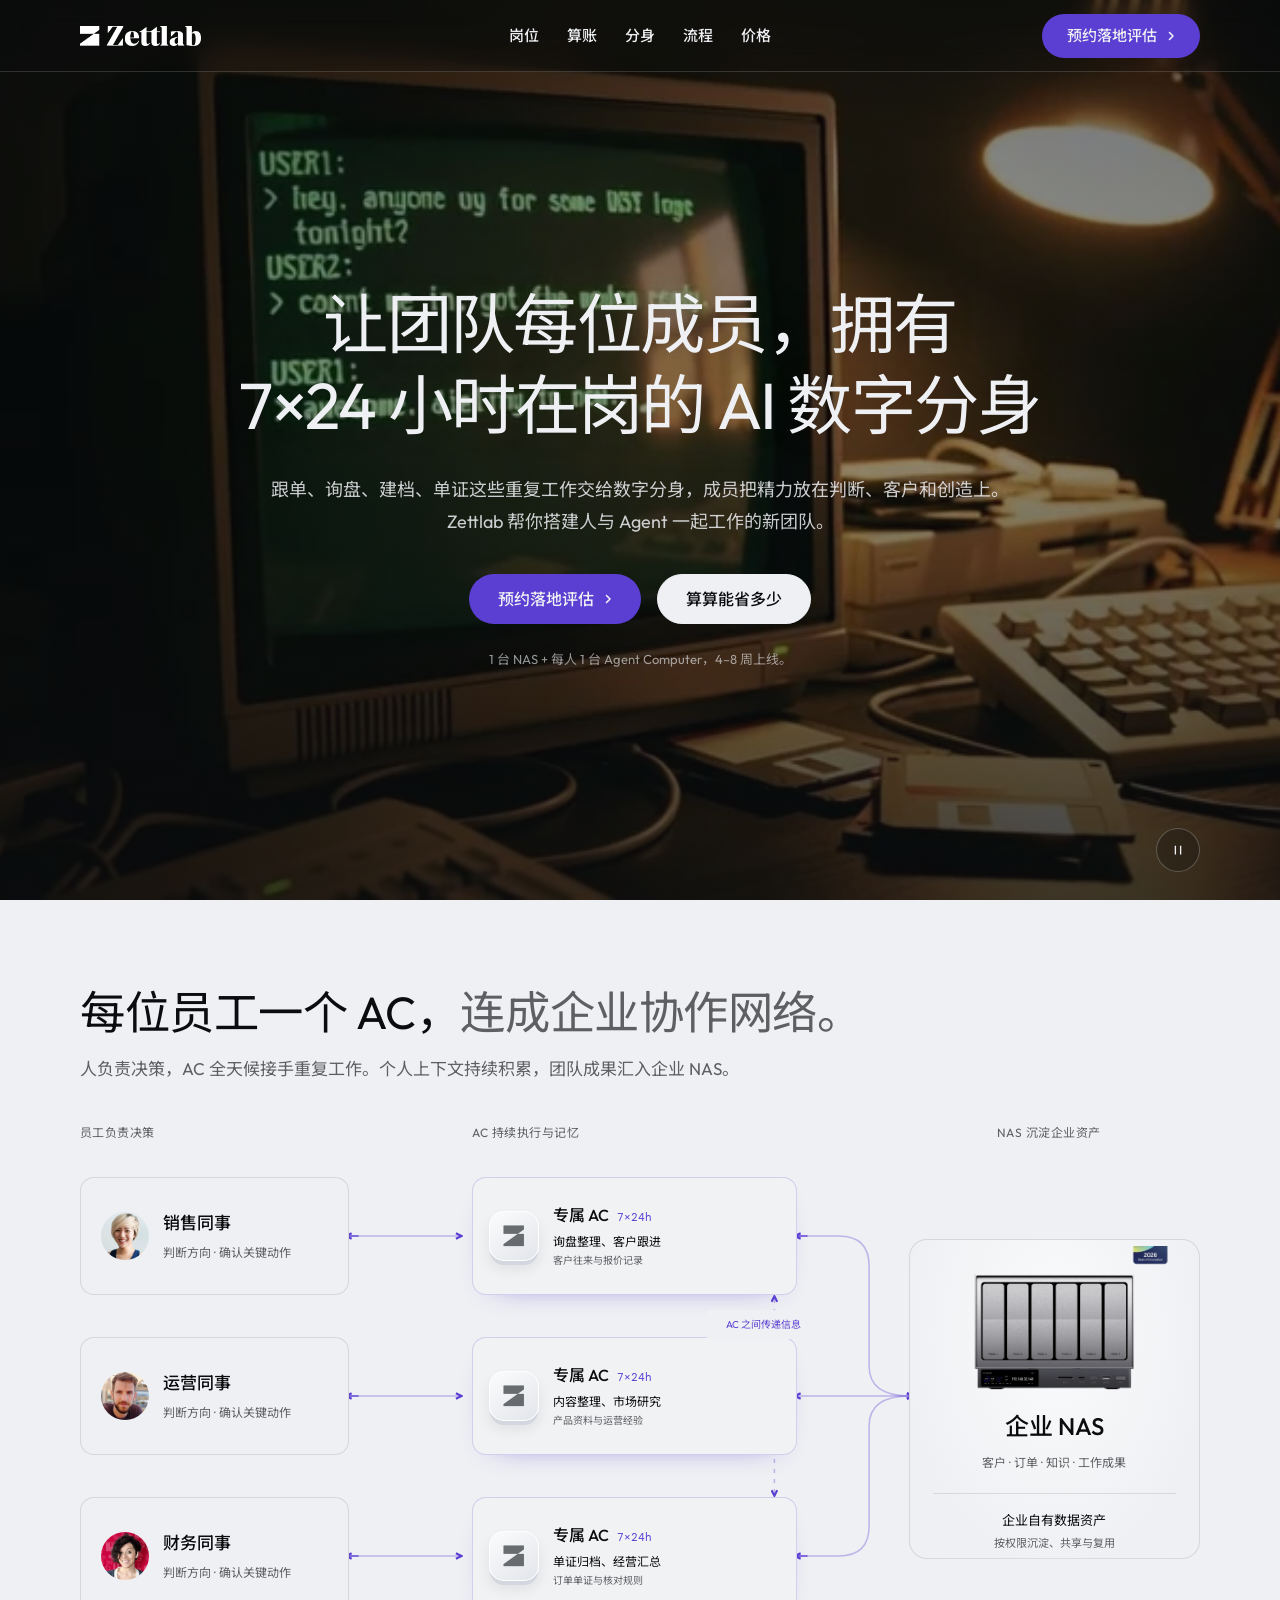
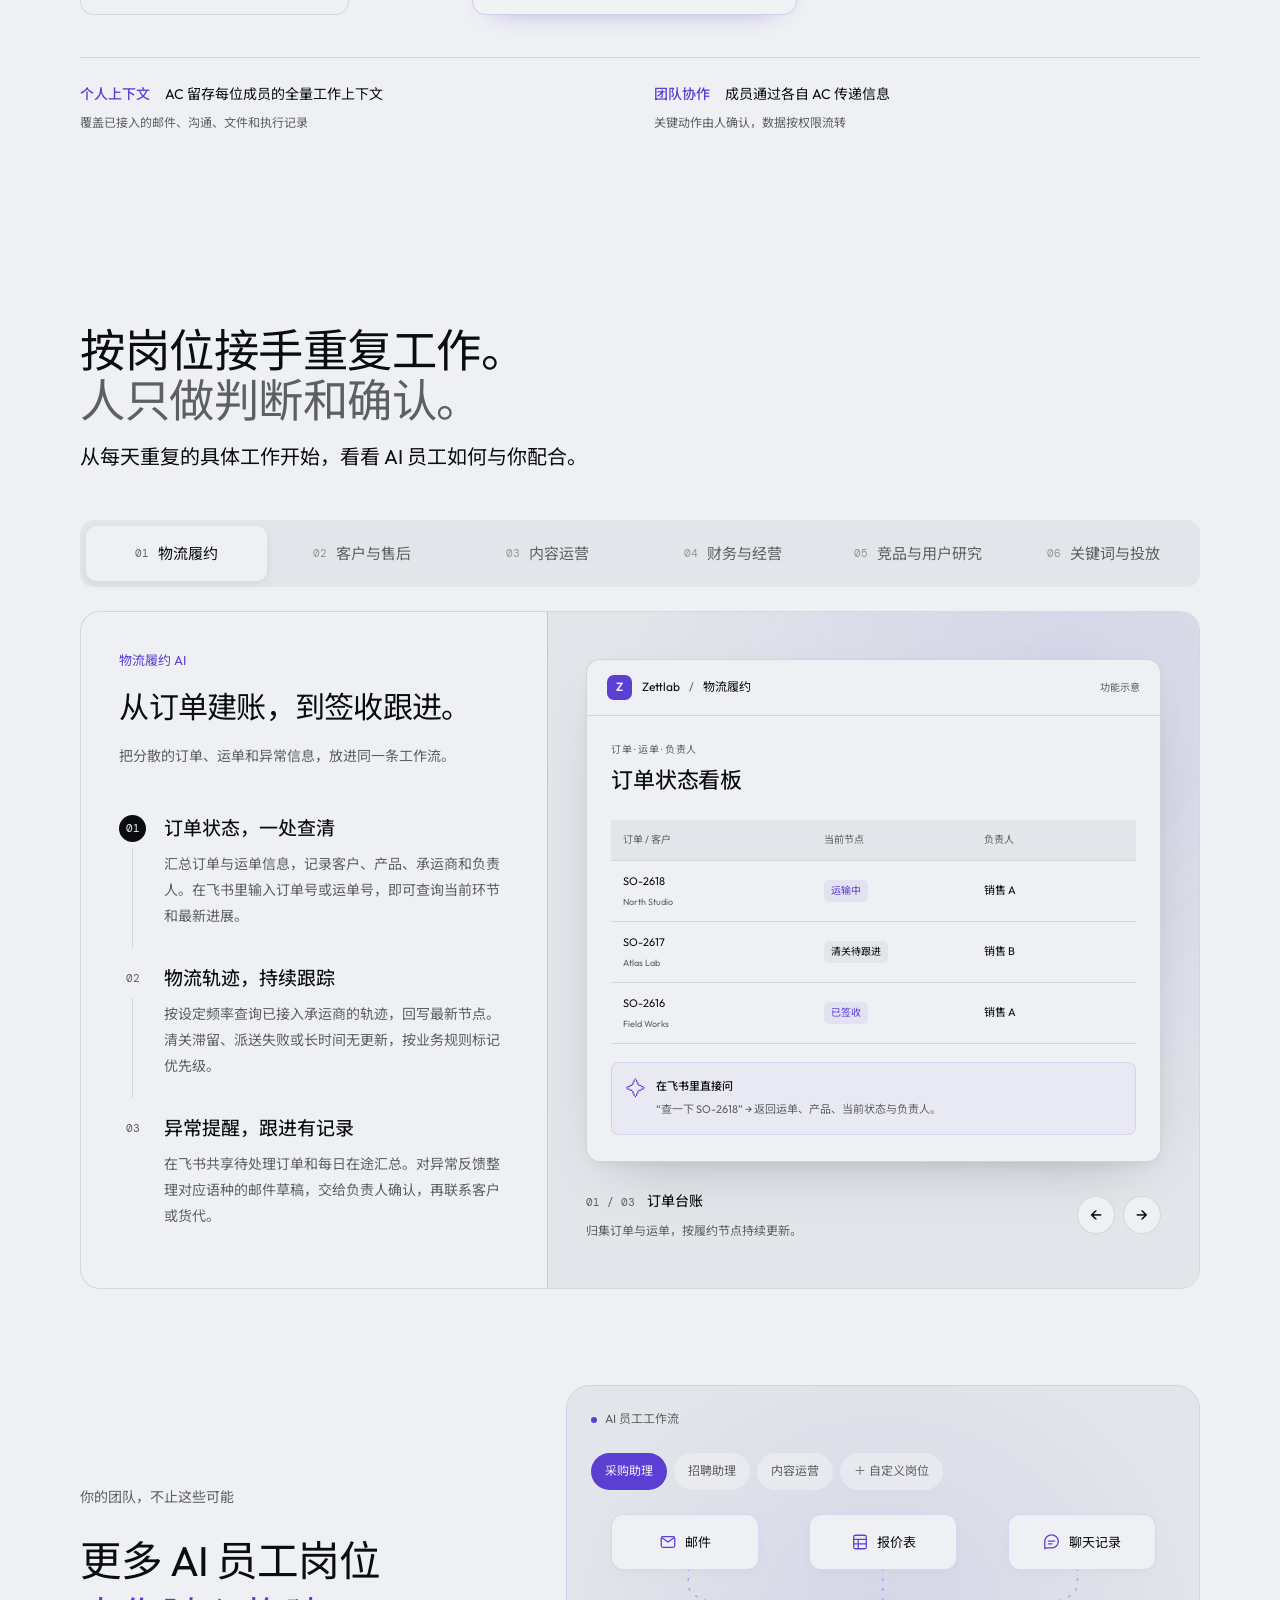
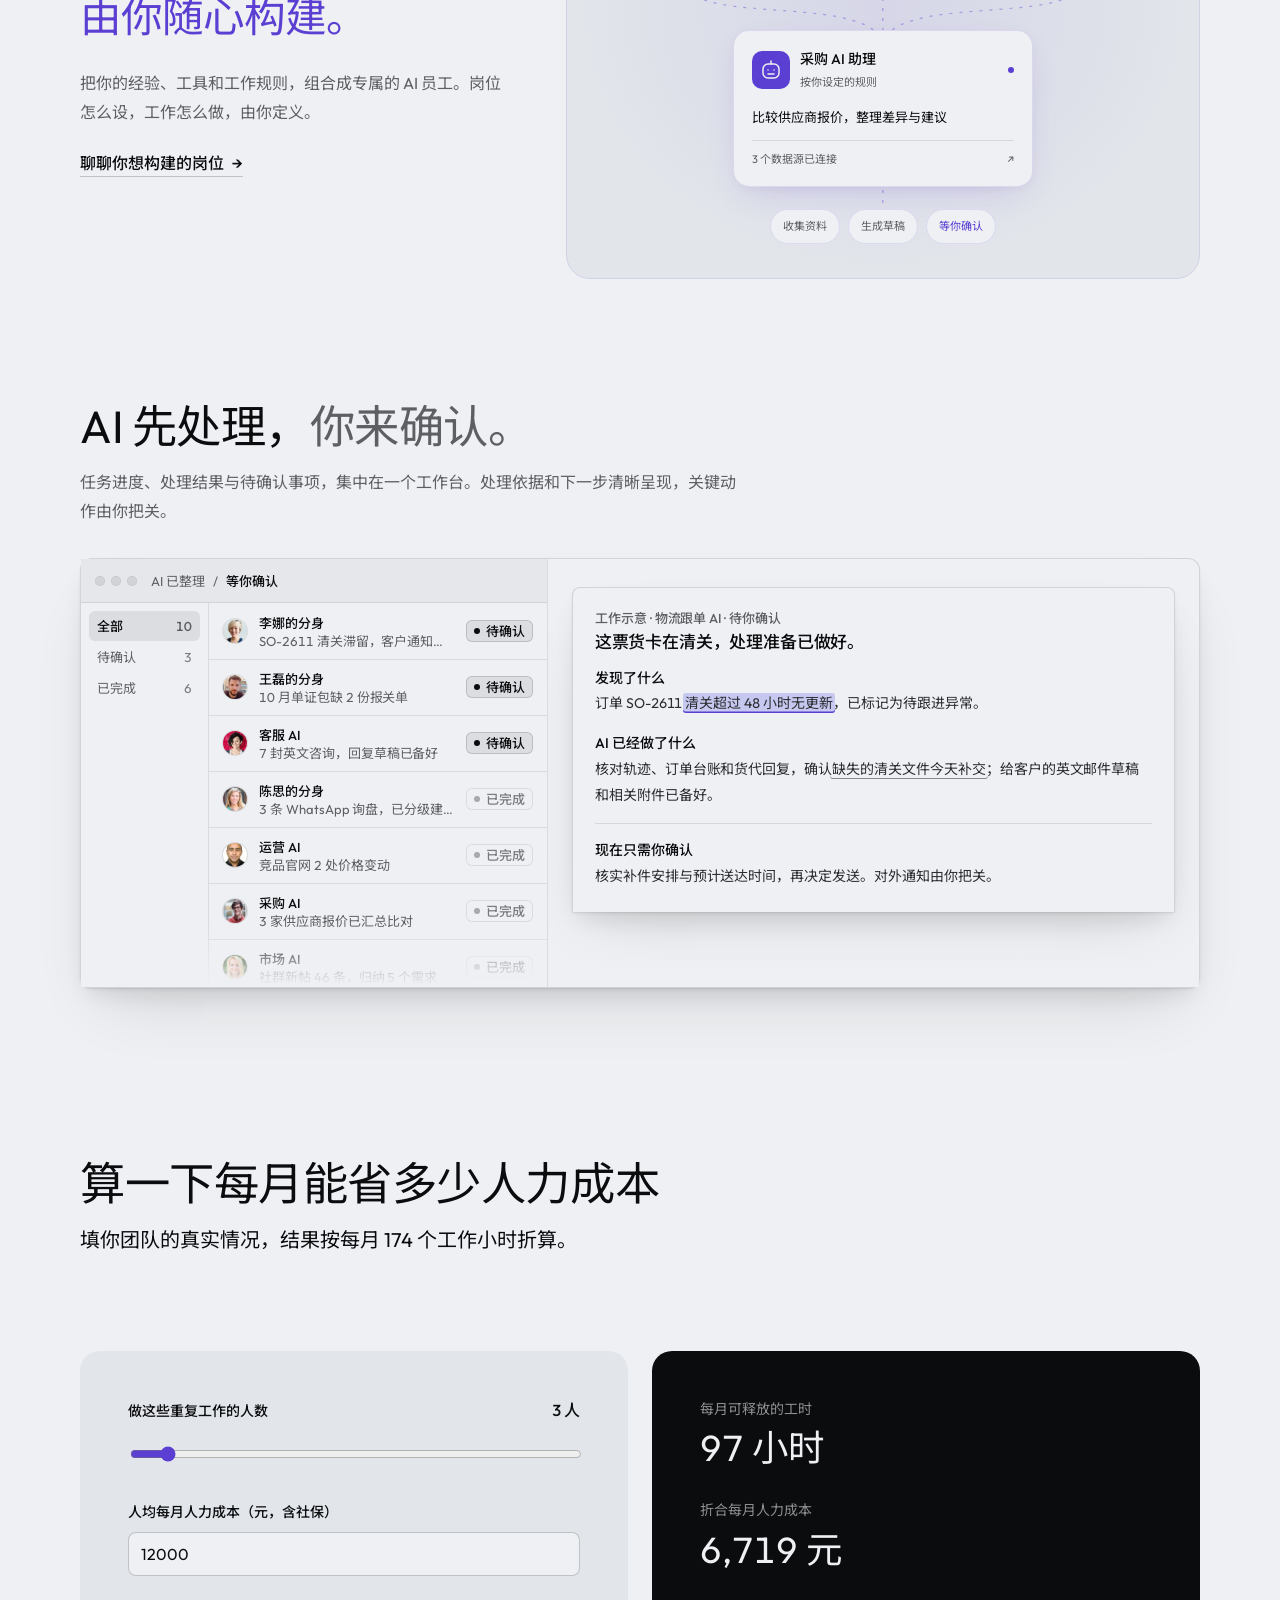
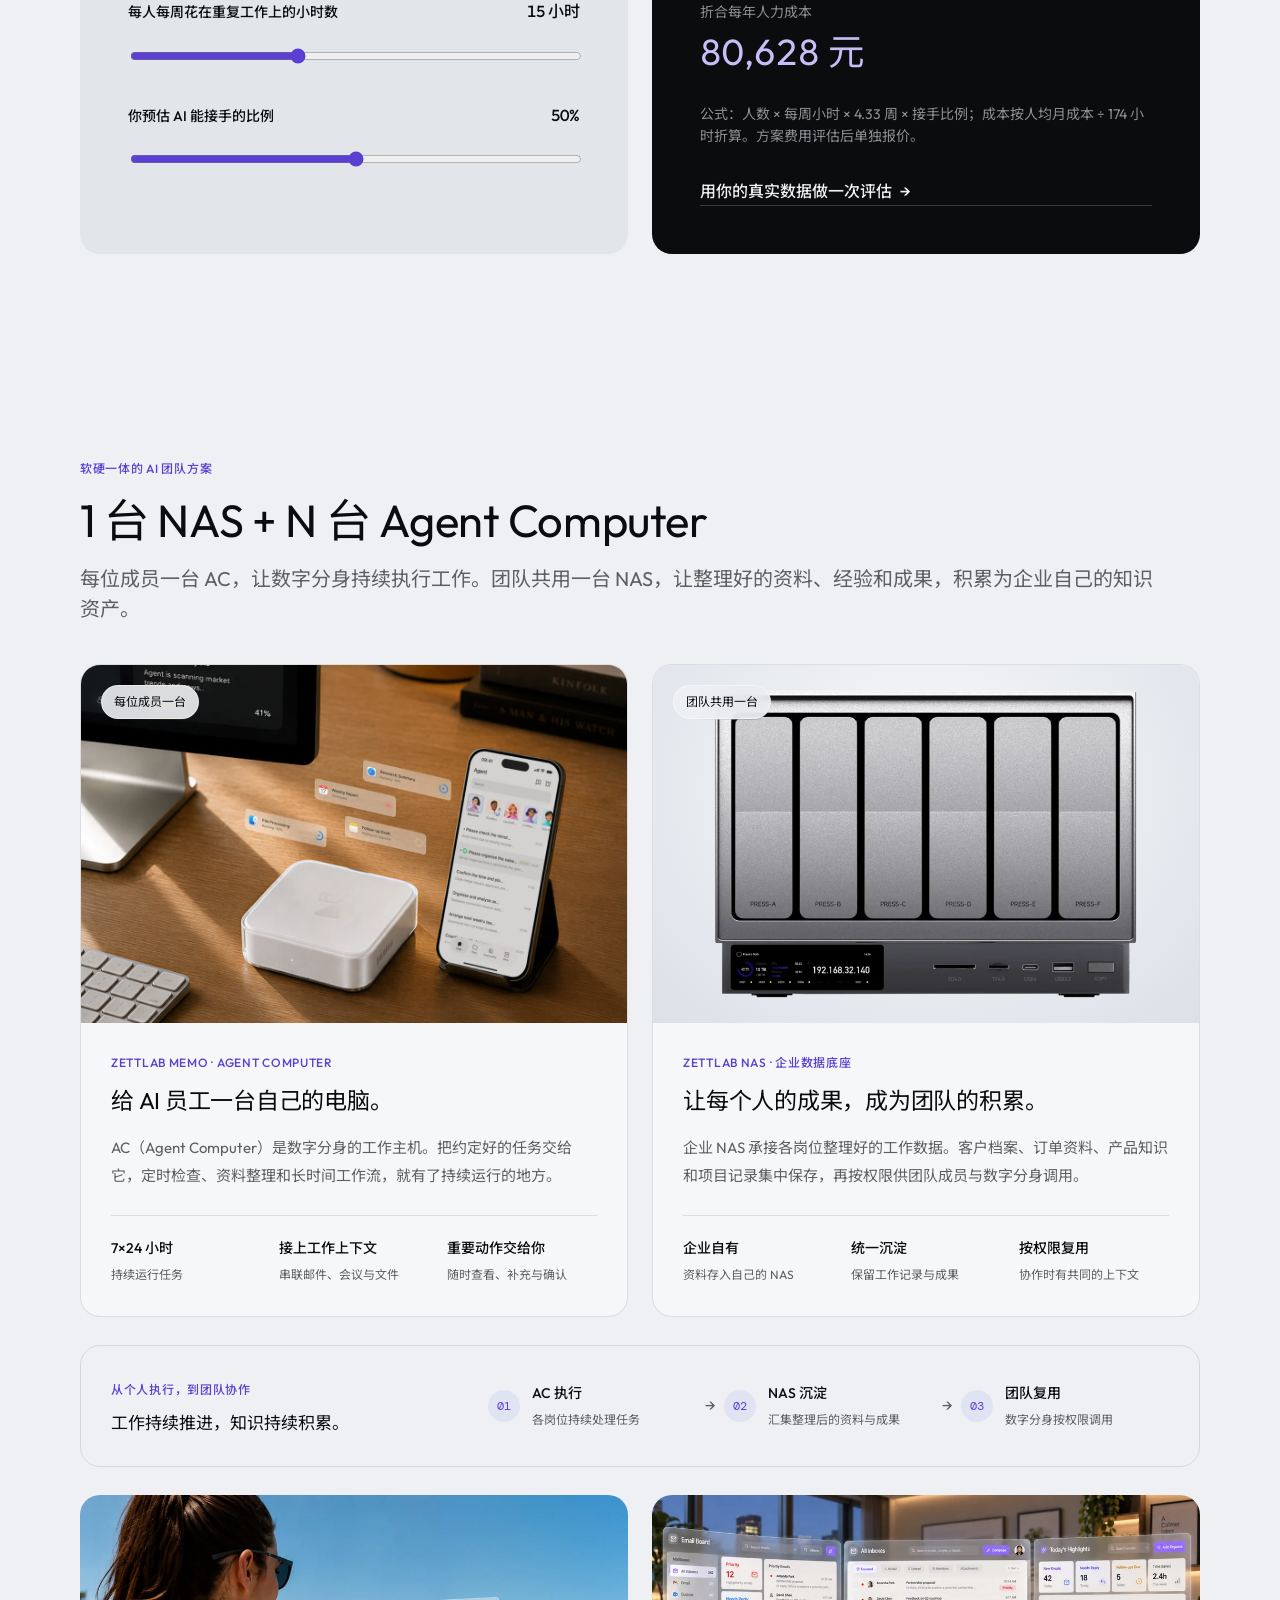
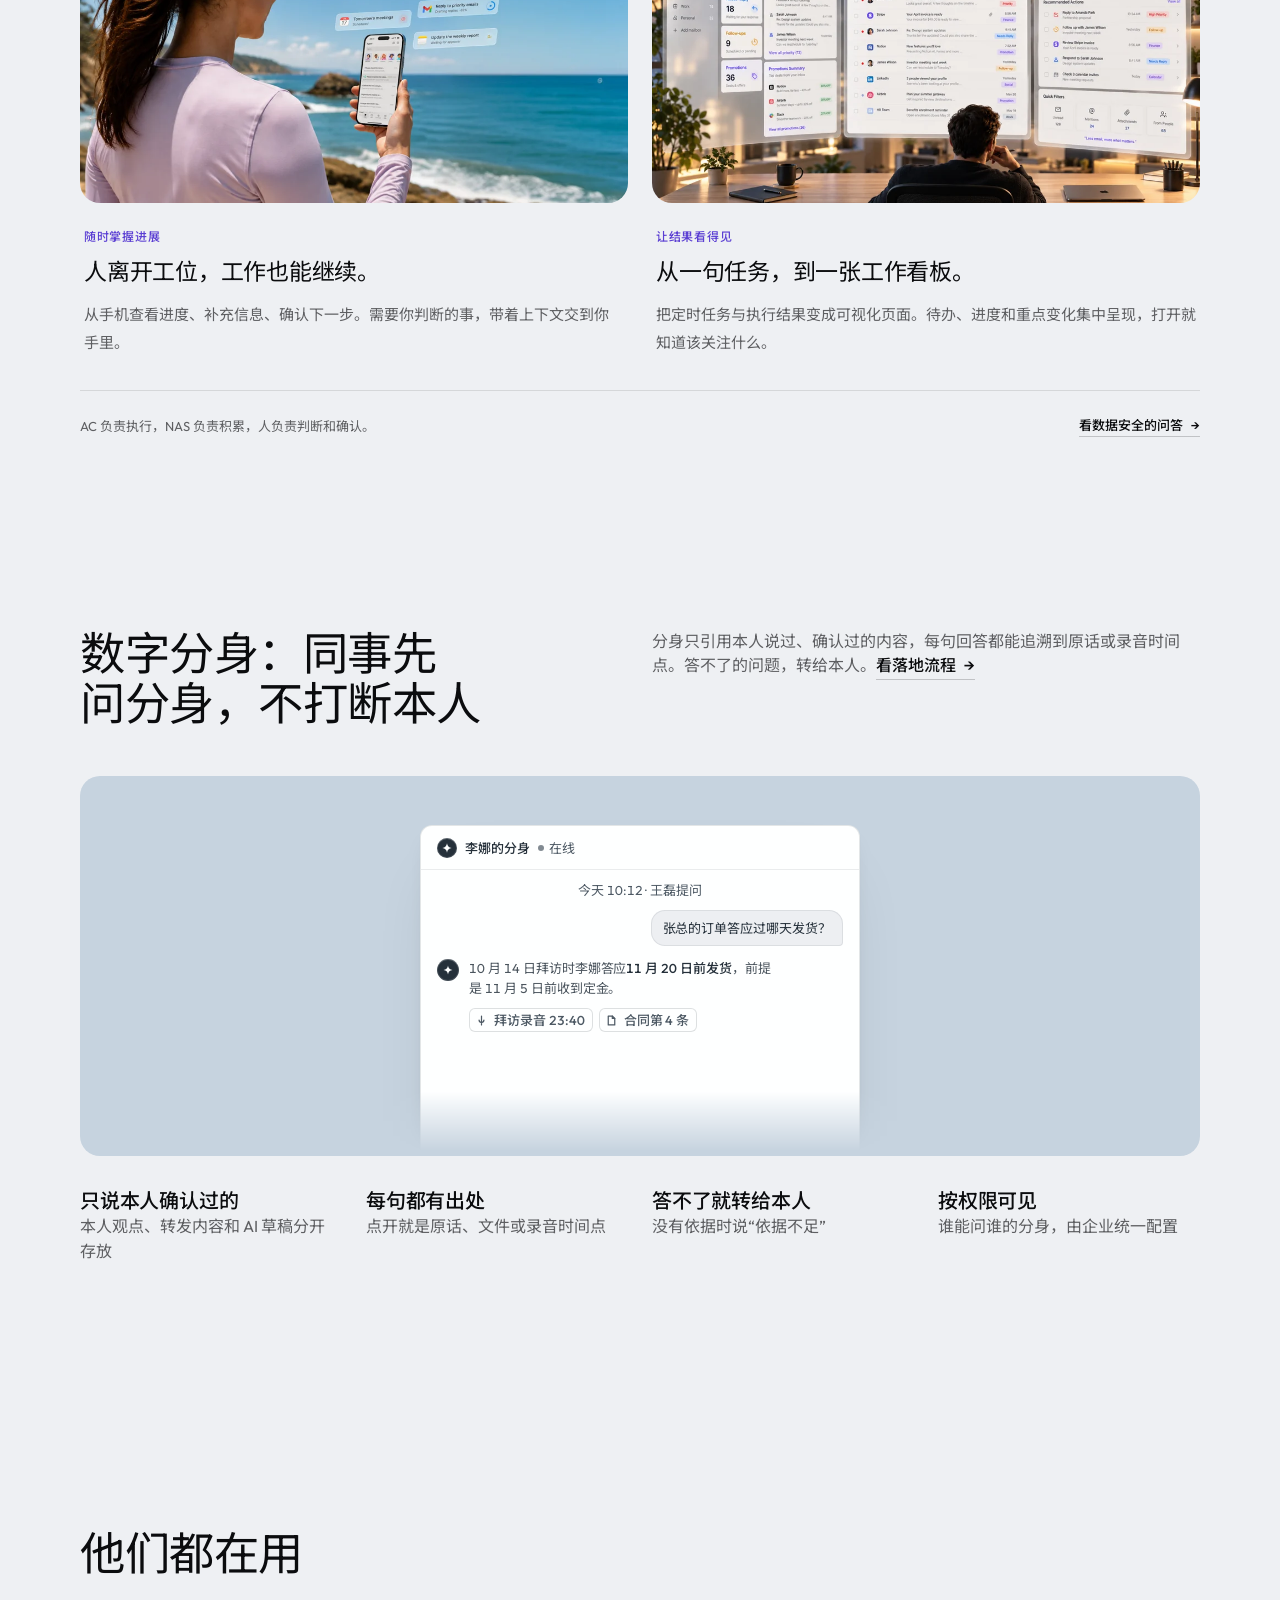
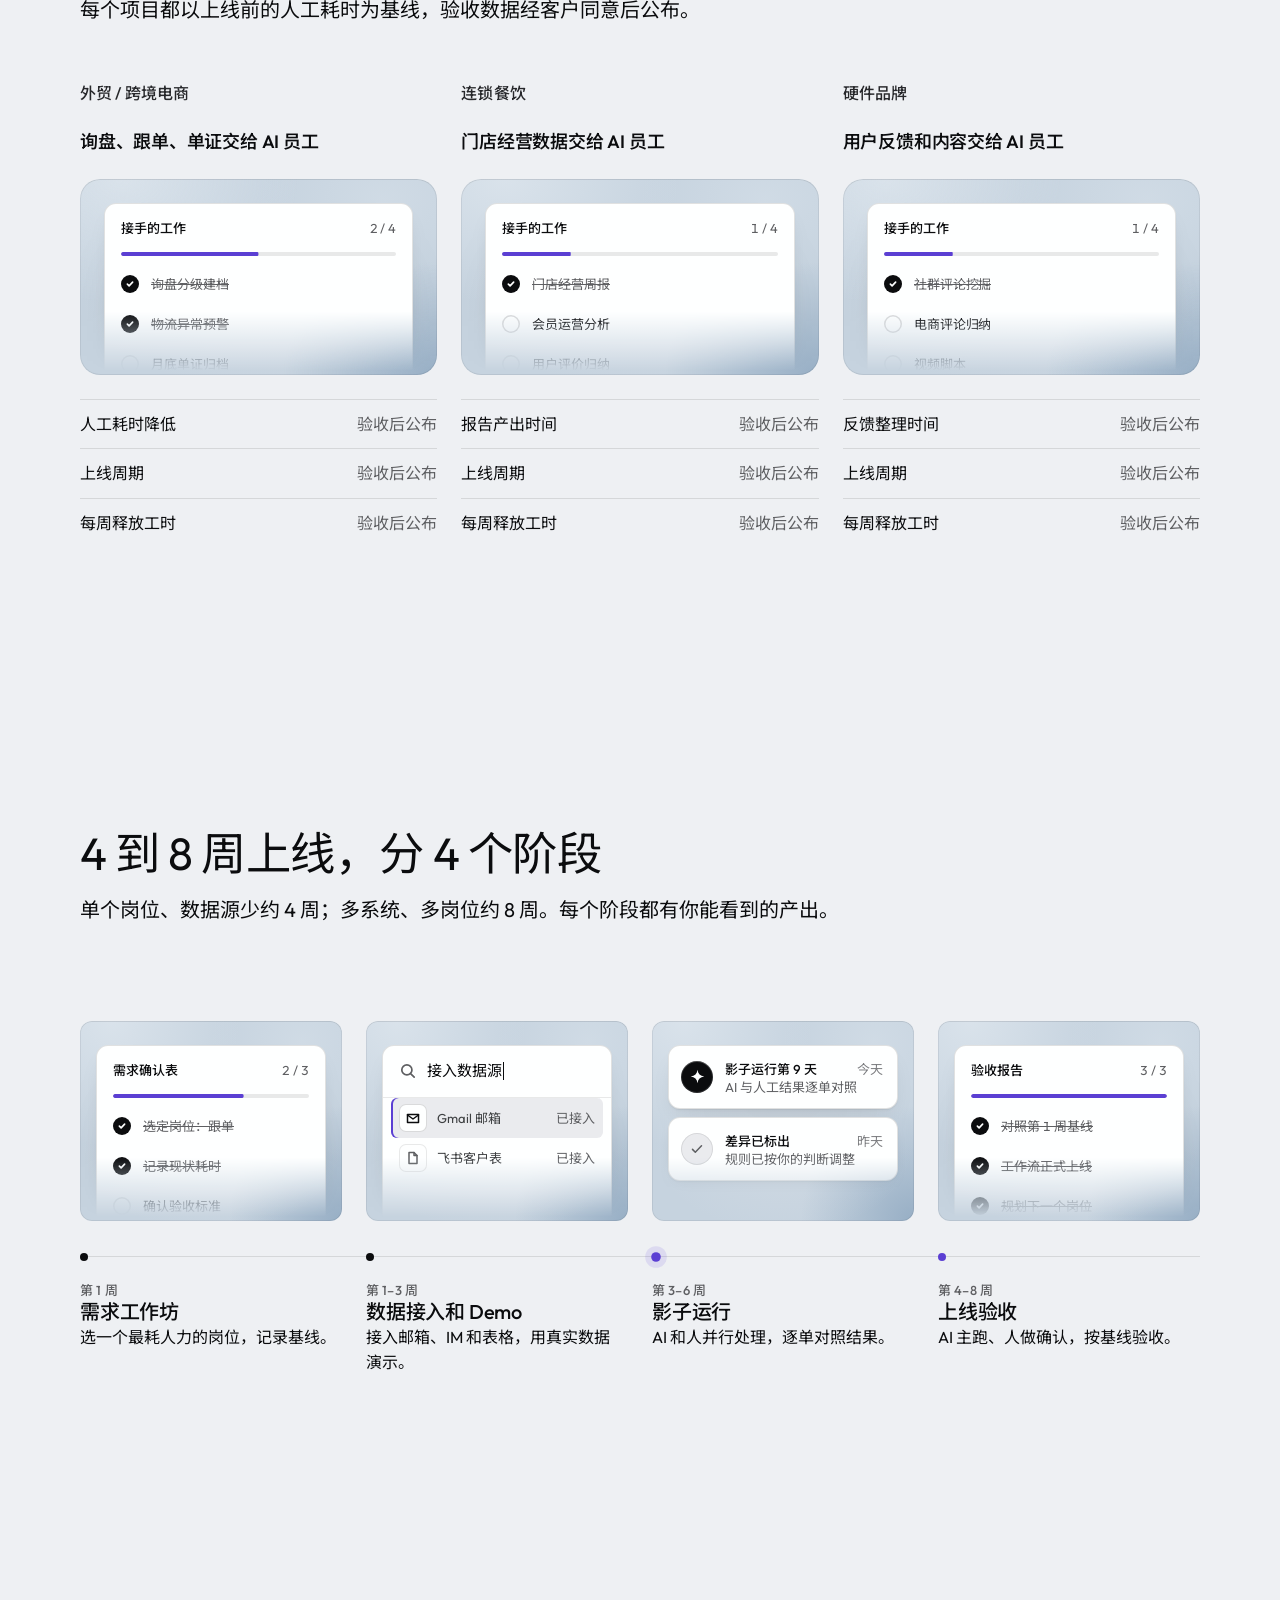
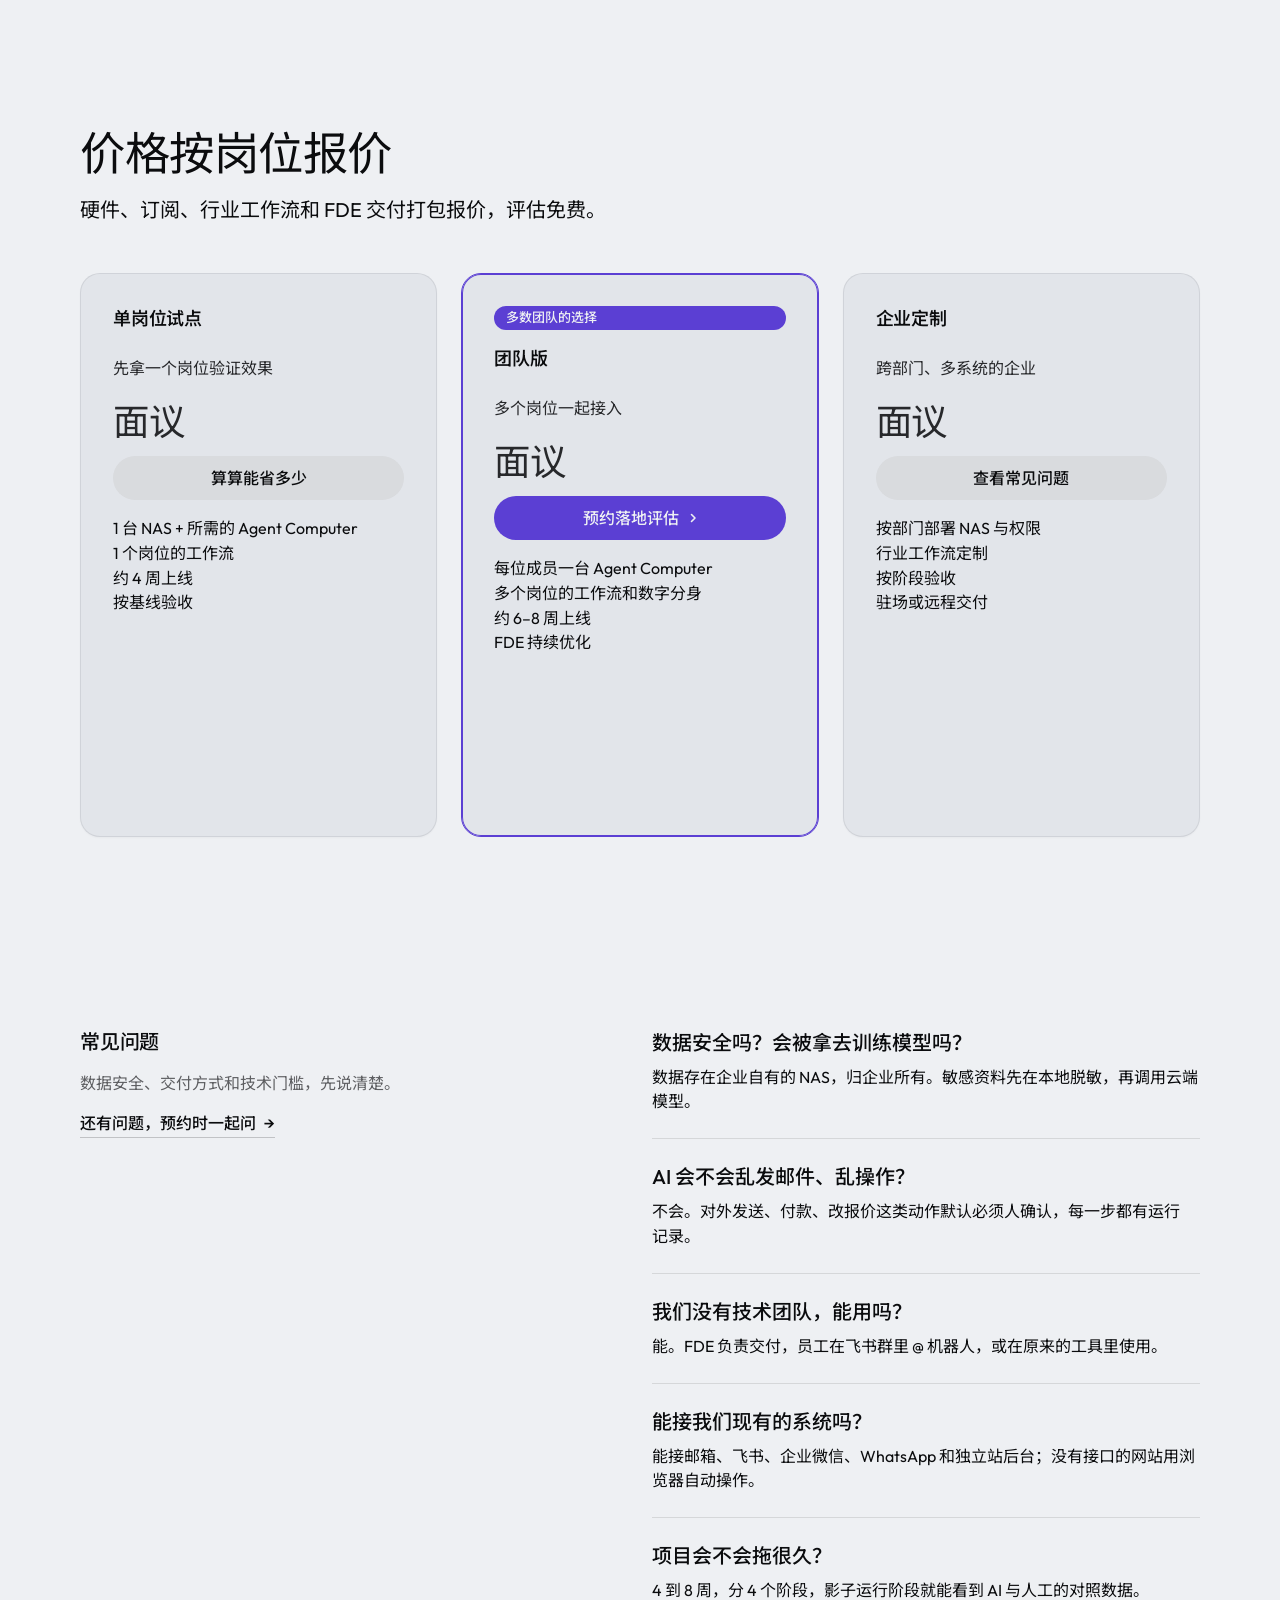
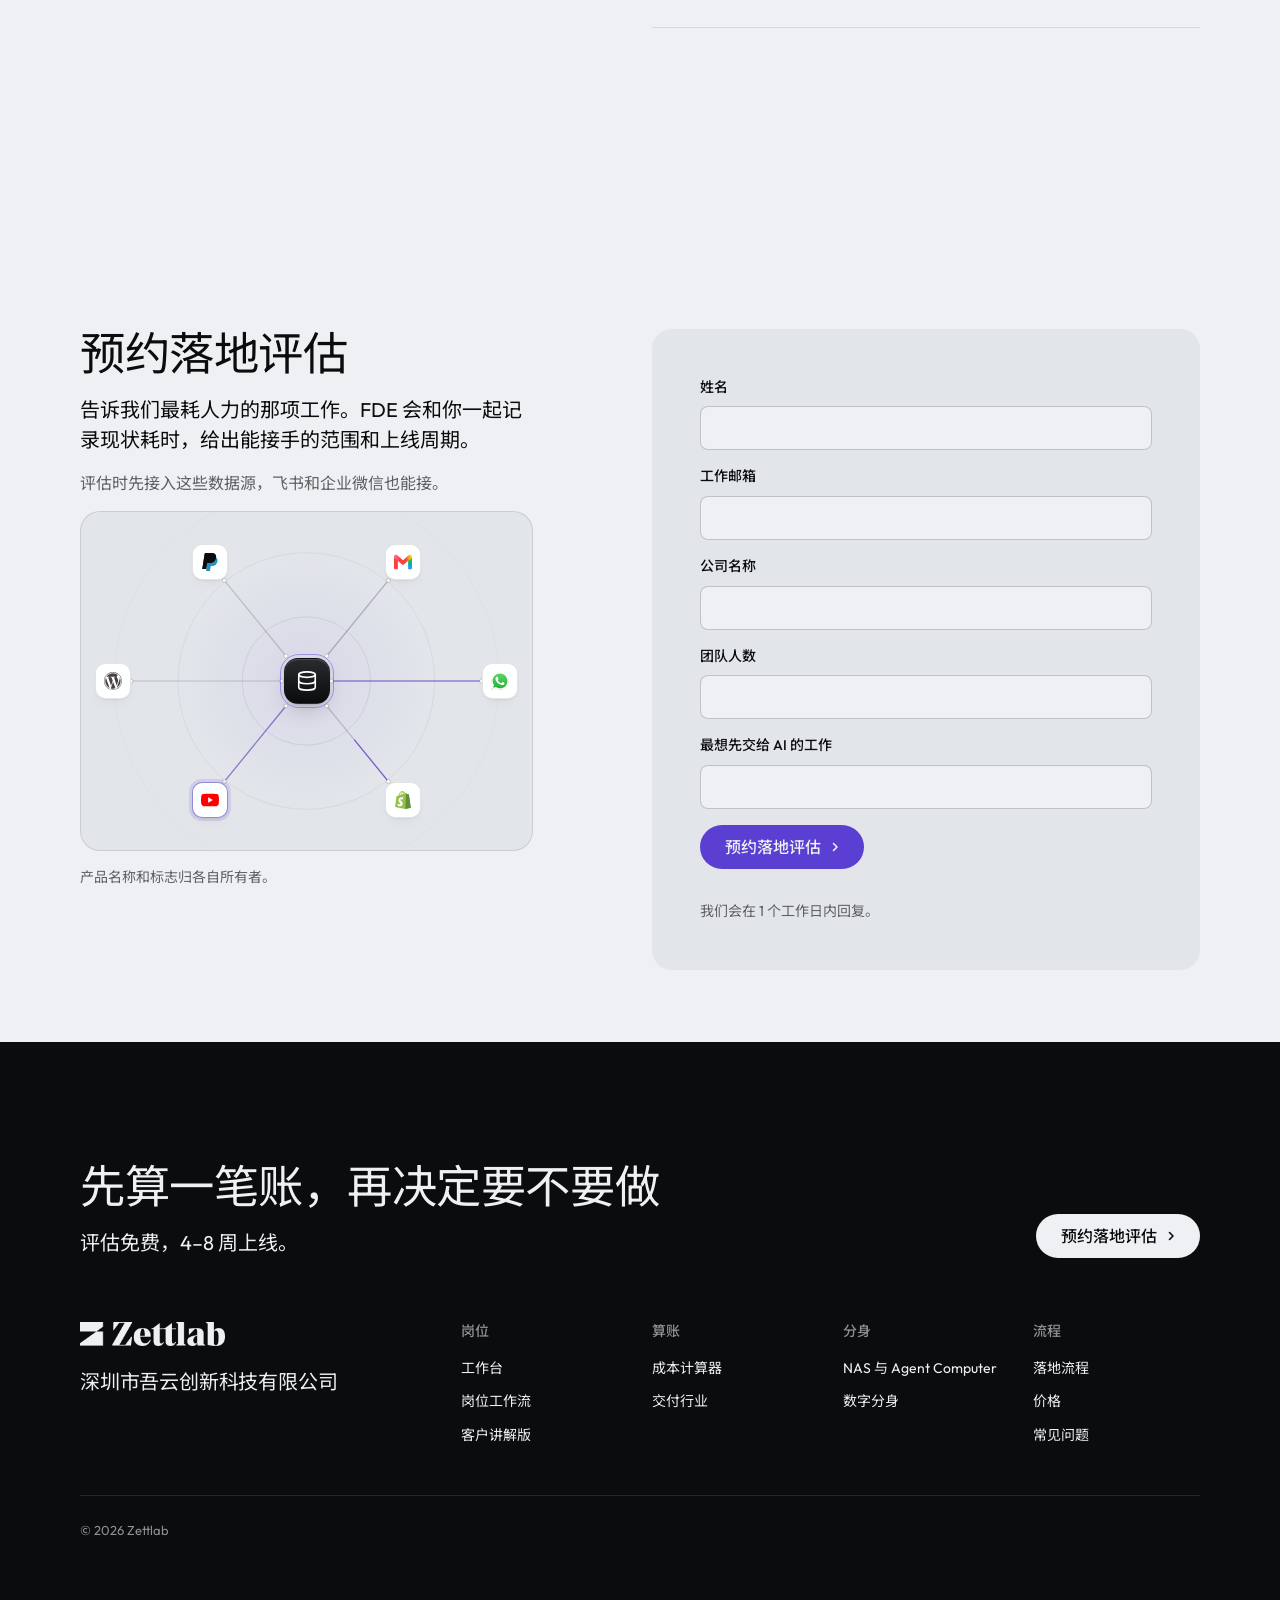
<file: index.html>
<!doctype html>
<html lang="zh-CN" data-type="software" data-radius="soft" data-ground="sky" data-buttons="pill" data-motion>
<head>
<meta charset="utf-8">
<meta name="viewport" content="width=device-width, initial-scale=1, viewport-fit=cover">
<title>Zettlab：为企业团队每位成员配 7×24 小时在岗的 AI 数字分身</title>
<meta name="description" content="每位成员配一台 Agent Computer，数字分身接手跟单、询盘、建档和单证，团队把时间留给重要的事，4–8 周上线。">
<meta property="og:type" content="website">
<meta property="og:title" content="Zettlab：为企业团队每位成员配 7×24 小时在岗的 AI 数字分身">
<meta property="og:description" content="人与 Agent 一起工作的新团队：重复工作交给数字分身，成员专注重要的事。">
<meta property="og:image" content="share.jpg">
<meta name="twitter:card" content="summary_large_image">
<link rel="icon" href="favicon.png" type="image/png">
<meta name="theme-color" content="#eef0f3">
<!-- <link rel="canonical" href="https://[Zettlab 的正式域名]/"> 域名确定后再打开 -->
<meta name="site-kind" content="software">
<meta name="page-type" content="software">
<link rel="preconnect" href="https://fonts.googleapis.com">
<link rel="preconnect" href="https://fonts.gstatic.com" crossorigin>
<link href="https://fonts.googleapis.com/css2?family=Outfit:wght@400..700&family=DM+Mono:wght@400;500&family=Noto+Sans+SC:wght@400;500&display=swap" rel="stylesheet">
<link rel="stylesheet" href="assets/system.css">
<link rel="stylesheet" href="assets/ui/cards.css">
<link rel="stylesheet" href="assets/motion/motion.css">
<link rel="stylesheet" href="assets/backgrounds/backgrounds.css">
<link rel="stylesheet" href="assets/layout/layout.css">
<link rel="stylesheet" href="assets/icons/icon.css">
<style>
:root {
  --p-bg: #eef0f3; --p-surface: #e2e5ea; --p-ink: #0b0c0e; --p-muted: #5e5f62;
  --p-accent: #5b3fd3; --p-accent-ink: #eef0f3; --p-action: #5b3fd3; --p-action-ink: #eef0f3;
  --p-inv-bg: #0b0c0e; --p-inv-surface: #17181a; --p-inv-ink: #eef0f3; --p-inv-muted: #8e8f92;
  --p-inv-accent: #eef0f3; --p-inv-accent-ink: #0b0c0e; --p-inv-action: #eef0f3; --p-inv-action-ink: #0b0c0e;
  --font-display: "Outfit", system-ui, sans-serif;
  --font-text: "Outfit", system-ui, sans-serif;
  --font-mono: "DM Mono", ui-monospace, "SFMono-Regular", Menlo, Consolas, monospace;
  --display-weight: 400;
  --display-tracking: -0.03em;
  --display-tracking-xl: -0.04em;
}
</style>
<!-- 中文页面：Outfit（zettlab.com 的字体）没有汉字，汉字由 Noto Sans SC 显示（苹方、微软雅黑兜底）；中文标题不收紧字距 -->
<style>
:root {
  --font-display: "Outfit", "Noto Sans SC", "PingFang SC", "Microsoft YaHei", sans-serif;
  --font-text: "Outfit", "Noto Sans SC", "PingFang SC", "Microsoft YaHei", sans-serif;
  --display-tracking: -0.01em; --display-tracking-xl: -0.015em;
}
</style>
<link rel="stylesheet" href="assets/ui/base.css">
<link rel="stylesheet" href="assets/ui/window/fragment.css">
<link rel="stylesheet" href="assets/ui/doc/fragment.css">
<link rel="stylesheet" href="assets/ui/chat/fragment.css">
<link rel="stylesheet" href="assets/ui/notify/fragment.css">
<link rel="stylesheet" href="assets/ui/checklist/fragment.css">
<link rel="stylesheet" href="assets/ui/stat/fragment.css">
<link rel="stylesheet" href="assets/ui/search/fragment.css">
<link rel="stylesheet" href="assets/ui/toggles/fragment.css">
<link rel="stylesheet" href="assets/diagrams/diagram.css">
<script>document.documentElement.classList.add('m-enter');setTimeout(()=>document.documentElement.classList.add('m-enter-done'),700)</script>
<script src="assets/backgrounds/backgrounds.js"></script>
<style>
  /* 首屏：右侧的小卡片（今晨待确认的三件事） */
  .hero__art > .ly-piece--note { left: var(--s-6); bottom: var(--s-6); width: 300px; z-index: 2; }
  .z-card { background: #fff; color: #16181a; border-radius: 12px; padding: 14px 16px; font: 400 14px/1.4 var(--font-text); box-shadow: 0 0 0 1px rgb(0 0 0 / .07), 0 18px 44px -20px rgb(0 0 0 / .45); }
  .z-card h5 { margin: 0 0 4px; font: 500 14px/1.3 var(--font-text); }
  .z-card__row { display: flex; align-items: center; justify-content: space-between; gap: 10px; }
  .z-chip { display: inline-flex; align-items: center; gap: 5px; height: 22px; padding: 0 8px; border-radius: 99px; font-size: 13px; font-weight: 500; background: #ece8fb; color: #4a2fbf; white-space: nowrap; }
  .z-line { display: flex; align-items: center; gap: 10px; padding: 7px 0; font-size: 13px; color: #3d4247; border-top: 1px solid rgb(0 0 0 / .06); }
  .z-line:first-of-type { border-top: 0; }
  .z-line i { width: 18px; height: 18px; border-radius: 50%; flex: none; display: grid; place-items: center; background: #e7f4ec; color: #17673f; font-style: normal; font-size: 12px; font-weight: 500; }
  .z-line i.warn { background: #fdf0dc; color: #8a5300; }
  .z-line b { font-weight: 500; color: #16181a; }
  .hero__proof { font-size: var(--t-small); color: var(--muted); }
  @media (max-width: 1023px) { .hero__art > .ly-piece--note { left: var(--s-4); bottom: var(--s-4); width: 270px; } }

  /* 工作台：app-frame（sections-library.md） */
  .app.ui { display: grid; grid-template-columns: minmax(0, 5fr) minmax(0, 7fr); margin-top: var(--s-7); background: var(--u-bg); border: 1px solid var(--u-border); border-radius: var(--u-r); box-shadow: var(--u-shadow); }
  .app > .app__pane { position: relative; min-width: 0; min-height: 0; overflow: hidden; }
  .app > .app__pane + .app__pane { border-left: 1px solid var(--u-line); }
  .app > .app__pane > .ui-panel { width: 100%; border: 0; border-radius: 0; box-shadow: none; }
  .app > .app__pane::after { content: ""; position: absolute; inset: auto 0 0 0; height: 64px; background: linear-gradient(transparent, var(--u-bg)); pointer-events: none; }
  @media (min-width: 1024px) and (max-width: 1279px) { .app.ui { grid-template-columns: minmax(0, 4fr) minmax(0, 8fr); } }
  @media (max-width: 1023px) {
    .app.ui { grid-template-columns: minmax(0, 1fr); grid-template-rows: auto minmax(0, 1fr); }
    .app > .app__pane--list { max-height: 252px; }
    .app > .app__pane--list::after { display: none; }
    .app .ui-win__side { display: none; }
    .app .ui-win__body { grid-template-columns: minmax(0, 1fr); }
    .app > .app__pane + .app__pane { border-left: 0; border-top: 1px solid var(--u-line); }
  }
  @media (max-width: 639px) {
    .app.ui { grid-template-rows: minmax(0, 1fr); }
    .app > .app__pane--list { display: none; }
    .app > .app__pane + .app__pane { border-top: 0; }
  }

  /* 工作台右侧的草稿撑满窗格 */
  .app > .app__pane--open > .ui-doc { width: 100%; padding: var(--s-5) 260px var(--s-5) var(--s-6); }
  .app > .app__pane--open > .ui-doc .ui-doc__note { right: var(--s-5); top: var(--s-7); width: 220px; }
  @media (max-width: 639px) { .app > .app__pane--open > .ui-doc { padding: var(--s-4) var(--s-4) 0; } .app > .app__pane--open > .ui-doc .ui-doc__note { position: static; width: auto; margin-top: var(--s-4); } }
  .nav__logo img { display: block; height: 20px; width: auto; }
  .footer .nav__logo img { height: 24px; }
  .close__word { font-family: "Outfit", sans-serif; }
  /* 岗位：六张卡片，三列两行 */
  #jobs .panel { --p-h: 248px; }
  @media (max-width: 639px) { #jobs .panel { --p-h: 140px; } #jobs .card > p { display: none; } }

  /* ROI 计算器 */
  .roi { display: grid; grid-template-columns: minmax(0, 1fr) minmax(0, 1fr); gap: var(--s-5); margin-top: var(--s-7); }
  .roi__inputs { display: grid; gap: var(--s-5); align-content: start; padding: var(--s-7); background: var(--g-alt, var(--p-surface)); border-radius: var(--r-lg); }
  .roi__inputs .field input[type="range"] { width: 100%; accent-color: var(--p-accent); height: 44px; }
  .roi__row { display: flex; justify-content: space-between; align-items: baseline; gap: var(--s-4); }
  .roi__val { font: 500 16px/1.4 var(--font-text); font-variant-numeric: tabular-nums; }
  .roi__out { display: grid; align-content: start; gap: var(--s-6); padding: var(--s-7); background: var(--p-inv-bg); color: var(--p-inv-ink); border-radius: var(--r-lg); }
  .roi__out dl { margin: 0; display: grid; gap: var(--s-6); }
  .roi__out dt { font-size: 14px; color: var(--p-inv-muted); }
  .roi__out dd { margin: var(--s-2) 0 0; font: 400 var(--t-stat)/1.1 var(--font-display); font-variant-numeric: tabular-nums; }
  .roi__out dd.is-key { color: #c9bdf7; }
  .roi__note { font-size: 14px; color: var(--p-inv-muted); margin: 0; }
  .roi__out .link { color: var(--p-inv-ink); }
  #cases .panel { --p-h: 196px; }
  #book .book__map { aspect-ratio: auto; height: 340px; }
  @media (max-width: 639px) { #book .book__map { height: 540px; } #roi .roi__out { min-height: 640px; } #roi .roi__inputs { gap: var(--s-7); } #cases .panel { --p-h: 132px; } .rail > li .panel { --p-h: 96px; } #process .section-head p, #process .rail > li > p:last-child { display: none; } #pricing .card--plan ul, #pricing .card--plan > p.muted, #pricing .faq-row > .span-5 > :not(.t-card) { display: none; } }
  #pricing .faq-row { margin-top: 0; }
  #book .form { padding: var(--s-7); background: var(--g-alt, var(--p-surface)); border-radius: var(--r-lg); grid-template-columns: minmax(0, 1fr); }
  @media (max-width: 639px) { #book .form { padding: var(--s-5); } }
  .close__word { line-height: 1.05; padding-top: .04em; }
  @media (max-width: 1023px) { .roi { grid-template-columns: minmax(0, 1fr); } .roi__inputs, .roi__out { padding: var(--s-6); } }

  /* 数字分身：chapter 的宽框 */
  #twin .frame--hero { aspect-ratio: auto; height: 380px; margin-top: var(--s-7); }
  #twin .twin__names { margin-top: var(--s-6); }
  @media (max-width: 639px) { #twin .frame--hero { height: 320px; } }

  /* 案例：指标行 */
  .case__rows { margin: var(--s-5) 0 0; display: grid; }
  .case__rows > div { display: flex; justify-content: space-between; gap: var(--s-4); padding: var(--s-3) 0; border-top: 1px solid var(--line); font-size: 16px; }
  .case__rows dd { margin: 0; color: var(--muted); }

  /* 落地流程：时间轴 */
  .rail { list-style: none; padding: 0; margin: var(--s-7) 0 0; }
  .rail > li .panel { --p-h: 200px; }
  .rail__dot { position: relative; height: 24px; margin: var(--s-5) 0 var(--s-3); }
  .rail__dot::before { content: ""; position: absolute; left: 0; right: calc(-1 * var(--s-5)); top: 11px; height: 1px; background: var(--line); }
  .rail > li:last-child .rail__dot::before { right: 0; }
  .rail__dot::after { content: ""; position: absolute; left: 0; top: 8px; width: 8px; height: 8px; border-radius: 50%; background: var(--ink); }
  .rail > li:last-child .rail__dot::after { background: var(--p-accent); }
  @media (max-width: 1023px) { .rail__dot::before { display: none; } }
</style>
<link rel="stylesheet" href="assets/presentation.css?v=20261112-workbench-placement">
<link rel="stylesheet" href="assets/collaboration.css?v=20261112-network">
</head>
<body>
<!-- type: software
     deal: hero collage, nav nav-cards -> nav-centre (no photographs for the picture cards), close close-word, footer footer-dark,
           rhythm space, buttons pill, mark ring, ground sand (hero art only), effect none
     palette: start.mjs brand on cool-grey-cobalt's ground and ink with the client's purple #5b3fd3 (Zettlab's own colour, FDE 实施流程页)
     moments: pinned-chapters dealt and left out at the client's ask (no extra motion); waived in .taste-skill/waivers.json
     草稿说明：案例指标、价格待补；标 data-draft="extend" 的场景是横向扩展，需确认能否交付 -->

<header class="nav nav--centre">
  <div class="wrap nav__bar">
    <a class="skip-link" href="#top">跳到正文</a>
    <a class="nav__logo" href="#top"><img src="assets/brand/zettlab-logo.png" alt="Zettlab" width="121" height="20"></a>
    <nav class="nav__links" aria-label="主导航">
      <div class="nav__item"><a class="nav__link" href="#jobs">岗位</a></div>
      <div class="nav__item"><a class="nav__link" href="#roi">算账</a></div>
      <div class="nav__item"><a class="nav__link" href="#twin">分身</a></div>
      <div class="nav__item"><a class="nav__link" href="#process">流程</a></div>
      <div class="nav__item"><a class="nav__link" href="#pricing">价格</a></div>
    </nav>
    <div class="nav__actions">
      <a class="btn btn--primary" href="#book">预约落地评估</a>
    </div>
    <button class="nav__toggle" type="button" aria-expanded="false" aria-label="菜单">
      <svg width="18" height="18" viewBox="0 0 18 18" aria-hidden="true"><path d="M2 5h14M2 13h14" stroke="currentColor" stroke-width="1.6" stroke-linecap="round"/></svg>
    </button>
  </div>
</header>

<main id="top">
  <!-- 01 首屏 -->
  <section class="hero hero--video" data-enter aria-labelledby="hero-h">
    <video class="hero__film" data-enter-media autoplay muted loop playsinline preload="auto" poster="assets/video/hero-terminal-poster.webp" aria-hidden="true" tabindex="-1">
      <source src="assets/video/hero-terminal.mp4" type="video/mp4">
    </video>
    <div class="wrap">
      <div class="hero__text">
        <h1 id="hero-h" data-enter-whole><span>让团队每位成员，拥有</span> <span>7×24 小时在岗的 AI 数字分身</span></h1>
        <p class="hero__lead">跟单、询盘、建档、单证这些重复工作交给数字分身，成员把精力放在判断、客户和创造上。Zettlab 帮你搭建人与 Agent 一起工作的新团队。</p>
        <div class="btn-row"><a class="btn btn--primary" href="#book">预约落地评估<svg class="m-arrow" viewBox="0 0 12 12" aria-hidden="true"><path class="m-arrow__stem" d="M1 6h8"/><path class="m-arrow__head" d="M4.5 2.5 8 6l-3.5 3.5"/></svg></a><a class="btn btn--secondary" href="#roi">算算能省多少</a></div>
        <p class="hero__proof">1 台 NAS + 每人 1 台 Agent Computer，4–8 周上线。</p>
      </div>
    </div>
    <button class="hero__playback" type="button" aria-label="暂停背景视频" aria-pressed="false">
      <svg class="hero__pause-icon" viewBox="0 0 16 16" aria-hidden="true"><path d="M5 3v10M11 3v10"/></svg>
      <svg class="hero__play-icon" viewBox="0 0 16 16" aria-hidden="true"><path d="m5 3 8 5-8 5z"/></svg>
    </button>
  </section>

  <!-- 企业协作网络 -->
  <section class="section" id="network" aria-labelledby="network-h">
    <div class="wrap">
      <div class="section-head"><h2 id="network-h">每位员工一个 AC，<span class="muted">连成企业协作网络。</span></h2><p>人负责决策，AC 全天候接手重复工作。个人上下文持续积累，团队成果汇入企业 NAS。</p></div>
<div class="collaboration-network" role="img" aria-label="企业协作网络：每位员工与专属 AC 双向协作，员工负责决策，AC 全天候处理重复工作并保存个人上下文。各 AC 通过 NAS 沉淀并按权限复用企业数据，也能相互传递信息。">
<div class="network-columns" aria-hidden="true"><span>员工负责决策</span><span>AC 持续执行与记忆</span><span>NAS 沉淀企业资产</span></div>
<div class="network-board">
<svg class="network-wires network-wires--desktop" viewBox="0 0 1100 500" preserveAspectRatio="none" aria-hidden="true"><defs><marker id="network-arrow" viewBox="0 0 8 8" refX="4" refY="4" markerWidth="5" markerHeight="5" orient="auto-start-reverse"><path d="M1 1 7 4 1 7" fill="none" stroke="currentColor" stroke-width="1.4"/></marker></defs><g class="network-wire-pair"><path d="M264 79H372"/><path d="M264 239H372"/><path d="M264 399H372"/></g><g class="network-wire-asset"><path d="M705 79H745Q775 79 775 109V209Q775 239 815 239"/><path d="M705 239H815"/><path d="M705 399H745Q775 399 775 369V269Q775 239 815 239"/></g><path class="network-wire-peer" d="M682 142V336"/><g class="network-wire-flow"><path d="M264 79H372"/><path d="M264 239H372"/><path d="M264 399H372"/><path d="M705 79H745Q775 79 775 109V209Q775 239 815 239"/><path d="M705 399H745Q775 399 775 369V269Q775 239 815 239"/></g></svg>
<div class="network-member" style="--row:0"><img src="assets/avatars/employee-01.jpg" alt="" width="56" height="56" loading="lazy"><div><strong>销售同事</strong><span>判断方向 · 确认关键动作</span></div></div>
<div class="network-ac" style="--row:0"><div class="network-ac__device" aria-hidden="true"><img src="assets/brand/zettlab-mark.png" alt="" width="26" height="26"></div><div><strong>专属 AC <em>7×24h</em></strong><span>询盘整理、客户跟进</span><small>客户往来与报价记录</small></div></div><div class="network-member" style="--row:1"><img src="assets/avatars/employee-02.jpg" alt="" width="56" height="56" loading="lazy"><div><strong>运营同事</strong><span>判断方向 · 确认关键动作</span></div></div>
<div class="network-ac" style="--row:1"><div class="network-ac__device" aria-hidden="true"><img src="assets/brand/zettlab-mark.png" alt="" width="26" height="26"></div><div><strong>专属 AC <em>7×24h</em></strong><span>内容整理、市场研究</span><small>产品资料与运营经验</small></div></div><div class="network-member" style="--row:2"><img src="assets/avatars/employee-03.jpg" alt="" width="56" height="56" loading="lazy"><div><strong>财务同事</strong><span>判断方向 · 确认关键动作</span></div></div>
<div class="network-ac" style="--row:2"><div class="network-ac__device" aria-hidden="true"><img src="assets/brand/zettlab-mark.png" alt="" width="26" height="26"></div><div><strong>专属 AC <em>7×24h</em></strong><span>单证归档、经营汇总</span><small>订单单证与核对规则</small></div></div>
<div class="network-peer-label">AC 之间传递信息</div>
<div class="network-nas"><img src="assets/hardware/nas-d6.webp" alt="Zettlab 企业 NAS" width="240" height="180" loading="lazy"><strong>企业 NAS</strong><span>客户 · 订单 · 知识 · 工作成果</span><div>企业自有数据资产<small>按权限沉淀、共享与复用</small></div></div>
</div>
<div class="network-context"><span><b>个人上下文</b> AC 留存每位成员的全量工作上下文<small>覆盖已接入的邮件、沟通、文件和执行记录</small></span><span><b>团队协作</b> 成员通过各自 AC 传递信息<small>关键动作由人确认，数据按权限流转</small></span></div>
</div>
    </div>
  </section>

  <!-- 02 岗位与自定义工作流 -->
  <section class="section g2" id="jobs" aria-labelledby="jobs-h">
    <div class="wrap">
      <div class="feature-showcase" data-feature-showcase>
        <div class="section-head">
          <h2 id="jobs-h">按岗位接手重复工作。<span class="muted">人只做判断和确认。</span></h2>
          <p>从每天重复的具体工作开始，看看 AI 员工如何与你配合。</p>
        </div>
        <nav class="feature-tabs" aria-label="按岗位查看具体功能">
          <a class="feature-tab" id="feature-tab-logistics" href="#feature-logistics" data-feature-tab="0"><span class="feature-tab__num">01</span>物流履约</a>
          <a class="feature-tab" id="feature-tab-customers" href="#feature-customers" data-feature-tab="1"><span class="feature-tab__num">02</span>客户与售后</a>
          <a class="feature-tab" id="feature-tab-content" href="#feature-content" data-feature-tab="2"><span class="feature-tab__num">03</span>内容运营</a>
          <a class="feature-tab" id="feature-tab-finance" href="#feature-finance" data-feature-tab="3"><span class="feature-tab__num">04</span>财务与经营</a>
          <a class="feature-tab" id="feature-tab-research" href="#feature-research" data-feature-tab="4"><span class="feature-tab__num">05</span>竞品与用户研究</a>
          <a class="feature-tab" id="feature-tab-keywords" href="#feature-keywords" data-feature-tab="5"><span class="feature-tab__num">06</span>关键词与投放</a>
        </nav>
        <div class="feature-panels">
          <article class="feature-panel" id="feature-logistics" data-feature-panel="0" aria-labelledby="feature-title-logistics">
            <div class="feature-copy">
              <p class="feature-eyebrow">物流履约 AI</p>
              <h3 id="feature-title-logistics">从订单建账，到签收跟进。</h3>
              <p class="feature-intro">把分散的订单、运单和异常信息，放进同一条工作流。</p>
              <ol class="feature-steps">
                <li><button class="feature-step is-active" type="button" data-feature-step="0" aria-pressed="true" aria-controls="feature-scene-logistics-0"><span class="feature-step__number">01</span><span class="feature-step__copy"><strong>订单状态，一处查清</strong><span>汇总订单与运单信息，记录客户、产品、承运商和负责人。在飞书里输入订单号或运单号，即可查询当前环节和最新进展。</span></span></button></li>
                <li><button class="feature-step" type="button" data-feature-step="1" aria-pressed="false" aria-controls="feature-scene-logistics-1"><span class="feature-step__number">02</span><span class="feature-step__copy"><strong>物流轨迹，持续跟踪</strong><span>按设定频率查询已接入承运商的轨迹，回写最新节点。清关滞留、派送失败或长时间无更新，按业务规则标记优先级。</span></span></button></li>
                <li><button class="feature-step" type="button" data-feature-step="2" aria-pressed="false" aria-controls="feature-scene-logistics-2"><span class="feature-step__number">03</span><span class="feature-step__copy"><strong>异常提醒，跟进有记录</strong><span>在飞书共享待处理订单和每日在途汇总。对异常反馈整理对应语种的邮件草稿，交给负责人确认，再联系客户或货代。</span></span></button></li>
              </ol>
            </div>
            <div class="feature-visual">
              <div class="feature-orbit" aria-hidden="true"></div>
              <div class="feature-demo">
                <div class="feature-demo__bar"><span class="fd-agent">Z</span><span>Zettlab <b>/</b> 物流履约</span><span class="feature-demo__sample">功能示意</span></div>
                <section class="feature-scene" id="feature-scene-logistics-0" data-feature-scene="0" aria-label="订单台账演示">
                  <div class="feature-scene__head"><p>订单 · 运单 · 负责人</p><h4>订单状态看板</h4></div>
                  <div class="feature-scene__body"><div class="fd-table-wrap"><table class="fd-table"><thead><tr><th scope="col">订单 / 客户</th><th scope="col">当前节点</th><th scope="col">负责人</th></tr></thead><tbody><tr><td>SO-2618 <small>North Studio</small></td><td><span class="fd-badge ">运输中</span></td><td>销售 A</td></tr><tr><td>SO-2617 <small>Atlas Lab</small></td><td><span class="fd-badge is-warn">清关待跟进</span></td><td>销售 B</td></tr><tr><td>SO-2616 <small>Field Works</small></td><td><span class="fd-badge ">已签收</span></td><td>销售 A</td></tr></tbody></table></div><div class="fd-note"><span class="fd-spark" aria-hidden="true">✧</span><div><strong>在飞书里直接问</strong><p>“查一下 SO-2618” → 返回运单、产品、当前状态与负责人。</p></div></div></div>
                </section>
                <section class="feature-scene" id="feature-scene-logistics-1" data-feature-scene="1" aria-label="物流跟踪演示" hidden>
                  <div class="feature-scene__head"><p>轨迹同步 · 异常识别</p><h4>物流轨迹与异常</h4></div>
                  <div class="feature-scene__body"><div class="fd-split-meta"><div><small>SO-2617 / DHL</small><h4>清关节点待跟进</h4></div><span class="fd-badge is-warn">优先处理</span></div><ol class="fd-timeline"><li><i aria-hidden="true"></i><div><strong>已揽收</strong><span>物流轨迹已同步</span></div></li><li><i aria-hidden="true"></i><div><strong>到达目的地</strong><span>等待清关进展</span></div></li><li><i aria-hidden="true"></i><div><strong>清关无新节点</strong><span>达到团队设定的提醒阈值</span></div></li></ol><div class="fd-note"><span class="fd-spark" aria-hidden="true">✧</span><div><strong>按规则识别异常</strong><p>清关滞留、派送失败、地址异常，分别进入对应跟进队列。</p></div></div></div>
                </section>
                <section class="feature-scene" id="feature-scene-logistics-2" data-feature-scene="2" aria-label="异常跟进演示" hidden>
                  <div class="feature-scene__head"><p>提醒 · 邮件草稿 · 处理记录</p><h4>待处理异常</h4></div>
                  <div class="feature-scene__body"><div class="fd-message"><div class="fd-message-head"><span class="fd-agent">Z</span><strong>物流 AI</strong><span>飞书提醒</span></div><h4>SO-2617 需要跟进清关</h4><p>已附最新轨迹与运单信息，请销售 B 联系客户确认清关材料。</p><span class="fd-badge is-warn">待负责人处理</span></div><div class="fd-draft"><small>英文邮件草稿 · 待审核</small><p>Your shipment requires customs clearance. Please check the required documents with the carrier.</p><div class="fd-draft-foot"><span>附：订单与物流信息</span><b>人工确认后发送 ↗</b></div></div></div>
                </section>
              </div>
              <div class="feature-caption"><div><span class="feature-caption__count" data-feature-count>01 / 03</span><strong data-feature-caption>订单台账</strong><p data-feature-detail>归集订单与运单，按履约节点持续更新。</p></div><div class="feature-arrows"><button type="button" data-feature-prev aria-label="物流履约：上一个功能">←</button><button type="button" data-feature-next aria-label="物流履约：下一个功能">→</button></div></div>
            </div>
          </article>
          <article class="feature-panel" id="feature-customers" data-feature-panel="1" aria-labelledby="feature-title-customers">
            <div class="feature-copy">
              <p class="feature-eyebrow">客户与售后 AI</p>
              <h3 id="feature-title-customers">从第一条询盘，了解每位客户。</h3>
              <p class="feature-intro">把回复所需的资料备齐，把每一次交流留下来。</p>
              <ol class="feature-steps">
                <li><button class="feature-step is-active" type="button" data-feature-step="0" aria-pressed="true" aria-controls="feature-scene-customers-0"><span class="feature-step__number">01</span><span class="feature-step__copy"><strong>询盘集中，先分清重点</strong><span>汇集已授权渠道的消息，识别语言与询价、交期、售后等意图。结合价格、MOQ、样品和技术问题，辅助判断意向与跟进优先级。</span></span></button></li>
                <li><button class="feature-step" type="button" data-feature-step="1" aria-pressed="false" aria-controls="feature-scene-customers-1"><span class="feature-step__number">02</span><span class="feature-step__copy"><strong>多语言草稿，先给人确认</strong><span>结合产品资料、报价口径与历史交流，准备对应语种的回复草稿。产品参数、付款方式与交期信息有据可查，由人工审核后发送。</span></span></button></li>
                <li><button class="feature-step" type="button" data-feature-step="2" aria-pressed="false" aria-controls="feature-scene-customers-2"><span class="feature-step__number">03</span><span class="feature-step__copy"><strong>客户档案，随交流积累</strong><span>将联系人、询盘摘要、跟进状态及售后记录归入飞书客户表。新客户与跨渠道身份冲突进入人工复核，销售与管理层按权限查看。</span></span></button></li>
              </ol>
            </div>
            <div class="feature-visual">
              <div class="feature-orbit" aria-hidden="true"></div>
              <div class="feature-demo">
                <div class="feature-demo__bar"><span class="fd-agent">Z</span><span>Zettlab <b>/</b> 客户与售后</span><span class="feature-demo__sample">功能示意</span></div>
                <section class="feature-scene" id="feature-scene-customers-0" data-feature-scene="0" aria-label="询盘整理演示">
                  <div class="feature-scene__head"><p>Gmail · 已接入的会话渠道</p><h4>统一询盘工作台</h4></div>
                  <div class="feature-scene__body"><div class="fd-table-wrap"><table class="fd-table"><thead><tr><th scope="col">消息 / 意图</th><th scope="col">来源</th><th scope="col">跟进</th></tr></thead><tbody><tr><td>“Price and MOQ?”<small>询价 · 样品需求</small></td><td>Gmail</td><td><span class="fd-badge ">高意向</span></td></tr><tr><td>“Is it compatible?”<small>参数 · 兼容性</small></td><td>已接入会话</td><td><span class="fd-badge ">技术咨询</span></td></tr><tr><td>“Shipping update?”<small>交期 · 物流查询</small></td><td>Gmail</td><td><span class="fd-badge ">老客户</span></td></tr></tbody></table></div><div class="fd-note"><span class="fd-spark" aria-hidden="true">✧</span><div><strong>信息先整理好</strong><p>语言、意图、产品、联系信息与原消息一起保留。</p></div></div></div>
                </section>
                <section class="feature-scene" id="feature-scene-customers-1" data-feature-scene="1" aria-label="客服回复演示" hidden>
                  <div class="feature-scene__head"><p>产品知识 · 历史交流 · 人工审核</p><h4>回复草稿</h4></div>
                  <div class="feature-scene__body"><div class="fd-question"><small>客户来信 · English</small><p>Could you share the MOQ and lead time?</p></div><div class="fd-draft"><small>AI 回复草稿</small><p>Thanks for your interest. I’ve prepared the MOQ and lead time details based on our current product information.</p><div class="fd-tags"><span>产品资料</span><span>报价口径</span><span>历史交流</span></div></div><div class="fd-note"><span class="fd-spark" aria-hidden="true">✧</span><div><strong>发送前，由你把关</strong><p>审核参数、报价和交期后，再把回复发给客户。</p></div></div></div>
                </section>
                <section class="feature-scene" id="feature-scene-customers-2" data-feature-scene="2" aria-label="客户归档演示" hidden>
                  <div class="feature-scene__head"><p>询盘 · 订单 · 售后历史</p><h4>客户交互档案</h4></div>
                  <div class="feature-scene__body"><div class="fd-profile"><img src="assets/avatars/employee-03.jpg" alt="" width="44" height="44"><div><h4>示例客户 · Alex</h4><p>企业询盘 / 跟进负责人：销售 A</p></div><span class="fd-badge ">报价中</span></div><ol class="fd-timeline"><li><i aria-hidden="true"></i><div><strong>首次询盘</strong><span>Gmail · 产品与应用场景已记录</span></div></li><li><i aria-hidden="true"></i><div><strong>沟通跟进</strong><span>样品与报价讨论，保留原文和附件</span></div></li><li><i aria-hidden="true"></i><div><strong>售后记录</strong><span>关联设备问题、处理过程与结果</span></div></li></ol><div class="fd-access">仅授权销售与管理层可见 <span>身份冲突交由人工复核</span></div></div>
                </section>
              </div>
              <div class="feature-caption"><div><span class="feature-caption__count" data-feature-count>01 / 03</span><strong data-feature-caption>询盘整理</strong><p data-feature-detail>看清客户在问什么，再决定先跟进谁。</p></div><div class="feature-arrows"><button type="button" data-feature-prev aria-label="客户与售后：上一个功能">←</button><button type="button" data-feature-next aria-label="客户与售后：下一个功能">→</button></div></div>
            </div>
          </article>
          <article class="feature-panel" id="feature-content" data-feature-panel="2" aria-labelledby="feature-title-content">
            <div class="feature-copy">
              <p class="feature-eyebrow">内容运营 AI</p>
              <h3 id="feature-title-content">从创意参考，到下一周怎么拍。</h3>
              <p class="feature-intro">让产品资料、参考内容和发布数据，接上同一轮创作。</p>
              <ol class="feature-steps">
                <li><button class="feature-step is-active" type="button" data-feature-step="0" aria-pressed="true" aria-controls="feature-scene-content-0"><span class="feature-step__number">01</span><span class="feature-step__copy"><strong>找到参考，也看懂拍法</strong><span>输入产品、目标市场和受众，筛选相关视频。拆解开头、分镜节奏、卖点和结尾引导，整理可以借鉴的表达方式。</span></span></button></li>
                <li><button class="feature-step" type="button" data-feature-step="1" aria-pressed="false" aria-controls="feature-scene-content-1"><span class="feature-step__number">02</span><span class="feature-step__copy"><strong>结合产品，形成分镜脚本</strong><span>把产品信息与参考拆解转成创意方案，展开画面、口播和字幕，整理拍摄与素材清单，供团队选择方向、继续制作。</span></span></button></li>
                <li><button class="feature-step" type="button" data-feature-step="2" aria-pressed="false" aria-controls="feature-scene-content-2"><span class="feature-step__number">03</span><span class="feature-step__copy"><strong>每周复盘，给出下期建议</strong><span>汇总已授权的播放、留存、互动与评论数据，比较内容表现，归纳用户关注点。在看板呈现总结与下一周选题建议。</span></span></button></li>
              </ol>
            </div>
            <div class="feature-visual">
              <div class="feature-orbit" aria-hidden="true"></div>
              <div class="feature-demo">
                <div class="feature-demo__bar"><span class="fd-agent">Z</span><span>Zettlab <b>/</b> 内容运营</span><span class="feature-demo__sample">功能示意</span></div>
                <section class="feature-scene" id="feature-scene-content-0" data-feature-scene="0" aria-label="创意研究演示">
                  <div class="feature-scene__head"><p>产品 · 目标市场 · 行业</p><h4>创意参考库</h4></div>
                  <div class="feature-scene__body"><div class="fd-tags"><span>相机模块</span><span>美国市场</span><span>农业应用</span></div><div class="fd-video-grid"><div class="fd-video-tile"><div class="fd-video-art"><span class="fd-lens"></span><i>▷</i></div><strong>产品应用演示</strong><small>先展示场景，再解释功能</small></div><div class="fd-video-tile"><div class="fd-video-art is-alt"><span class="fd-lens"></span><i>▷</i></div><strong>功能对比测试</strong><small>同一场景，展示效果差异</small></div></div><div class="fd-note"><span class="fd-spark" aria-hidden="true">✧</span><div><strong>参考拆解</strong><p>开头钩子 → 场景铺垫 → 卖点呈现 → 行动引导。</p></div></div></div>
                </section>
                <section class="feature-scene" id="feature-scene-content-1" data-feature-scene="1" aria-label="脚本策划演示" hidden>
                  <div class="feature-scene__head"><p>画面 · 口播 · 字幕</p><h4>分镜脚本</h4></div>
                  <div class="feature-scene__body"><div class="fd-table-wrap"><table class="fd-table"><thead><tr><th scope="col">镜头</th><th scope="col">画面</th><th scope="col">口播 / 字幕</th></tr></thead><tbody><tr><td>01</td><td>应用现场特写</td><td>用一个真实场景提出问题</td></tr><tr><td>02</td><td>产品操作与细节</td><td>展示解决问题的关键功能</td></tr><tr><td>03</td><td>结果前后对比</td><td>用可观察的变化说明价值</td></tr><tr><td>04</td><td>产品与使用环境</td><td>引导了解参数与适用场景</td></tr></tbody></table></div><div class="fd-note"><span class="fd-spark" aria-hidden="true">✧</span><div><strong>交给创作团队继续制作</strong><p>产品信息、镜头建议、口播和素材清单一起整理。</p></div></div></div>
                </section>
                <section class="feature-scene" id="feature-scene-content-2" data-feature-scene="2" aria-label="内容复盘演示" hidden>
                  <div class="feature-scene__head"><p>表现对比 · 评论归纳 · 选题建议</p><h4>内容周报</h4></div>
                  <div class="feature-scene__body"><div class="fd-metric-grid"><div><small>发布内容</small><strong>3 <em>条</em></strong></div><div><small>表现趋势</small><strong>↗ <em>较上周</em></strong></div><div><small>高频反馈</small><strong>应用场景</strong></div></div><div class="fd-chart" aria-label="示例数据趋势"><div class="fd-bar-col"><span class="fd-bar" style="--bar-height:52%"></span><small>视频 A</small></div><div class="fd-bar-col"><span class="fd-bar" style="--bar-height:85%"></span><small>视频 B</small></div><div class="fd-bar-col"><span class="fd-bar" style="--bar-height:66%"></span><small>视频 C</small></div></div><div class="fd-note"><span class="fd-spark" aria-hidden="true">✧</span><div><strong>下周选题建议</strong><p>围绕评论里反复出现的使用问题，增加一条场景演示与一条操作说明。</p></div></div></div>
                </section>
              </div>
              <div class="feature-caption"><div><span class="feature-caption__count" data-feature-count>01 / 03</span><strong data-feature-caption>创意研究</strong><p data-feature-detail>带着产品和市场找参考，留下可用的拍摄思路。</p></div><div class="feature-arrows"><button type="button" data-feature-prev aria-label="内容运营：上一个功能">←</button><button type="button" data-feature-next aria-label="内容运营：下一个功能">→</button></div></div>
            </div>
          </article>
          <article class="feature-panel" id="feature-finance" data-feature-panel="3" aria-labelledby="feature-title-finance">
            <div class="feature-copy">
              <p class="feature-eyebrow">财务与经营 AI</p>
              <h3 id="feature-title-finance">单证有人整理，复盘有据可循。</h3>
              <p class="feature-intro">把归档与复盘需要的数据，在日常工作中逐步备齐。</p>
              <ol class="feature-steps">
                <li><button class="feature-step is-active" type="button" data-feature-step="0" aria-pressed="true" aria-controls="feature-scene-finance-0"><span class="feature-step__number">01</span><span class="feature-step__copy"><strong>单证归类，关联对应订单</strong><span>收集邮箱附件与群内文件，识别合同、商业发票、付款凭证和物流面单，按订单号、客户与月份整理。纸质件上传后一起归档。</span></span></button></li>
                <li><button class="feature-step" type="button" data-feature-step="1" aria-pressed="false" aria-controls="feature-scene-finance-1"><span class="feature-step__number">02</span><span class="feature-step__copy"><strong>缺件检查，月底按月归档</strong><span>按订单所需清单检查齐备度，提醒责任人补交。报关单等按业务规则判断是否需要，月底依照财务命名规范整理归档包。</span></span></button></li>
                <li><button class="feature-step" type="button" data-feature-step="2" aria-pressed="false" aria-controls="feature-scene-finance-2"><span class="feature-step__number">03</span><span class="feature-step__copy"><strong>经营复盘，看清问题在哪</strong><span>在询盘、订单、物流和客户反馈数据齐备后，按约定口径汇总月度表现，归纳客户高频问题，输出经营复盘与改进建议。</span></span></button></li>
              </ol>
            </div>
            <div class="feature-visual">
              <div class="feature-orbit" aria-hidden="true"></div>
              <div class="feature-demo">
                <div class="feature-demo__bar"><span class="fd-agent">Z</span><span>Zettlab <b>/</b> 财务与经营</span><span class="feature-demo__sample">功能示意</span></div>
                <section class="feature-scene" id="feature-scene-finance-0" data-feature-scene="0" aria-label="单证整理演示">
                  <div class="feature-scene__head"><p>合同 · 发票 · 付款凭证 · 面单</p><h4>订单单证夹</h4></div>
                  <div class="feature-scene__body"><div class="fd-folder"><span aria-hidden="true">▱</span><div><strong>11 月 / SO-2618 / 示例客户</strong><small>文件按订单与客户归集</small></div></div><div class="fd-row"><span>合同</span><strong>Contract.pdf</strong><span class="fd-badge ">已归类</span></div><div class="fd-row"><span>商业发票</span><strong>CI.pdf</strong><span class="fd-badge ">已归类</span></div><div class="fd-row"><span>付款凭证</span><strong>Payment.pdf</strong><span class="fd-badge ">已归类</span></div><div class="fd-row"><span>国际物流面单</span><strong>Waybill.pdf</strong><span class="fd-badge ">已归类</span></div><div class="fd-note"><span class="fd-spark" aria-hidden="true">✧</span><div><strong>纸质单据也能归档</strong><p>先由人工上传，再识别类型并关联订单。</p></div></div></div>
                </section>
                <section class="feature-scene" id="feature-scene-finance-1" data-feature-scene="1" aria-label="归档检查演示" hidden>
                  <div class="feature-scene__head"><p>按订单核对 · 按月份归档</p><h4>单证齐备度</h4></div>
                  <div class="feature-scene__body"><div class="fd-split-meta"><div><small>SO-2618 / 归档检查</small><h4>还差一份国内面单</h4></div><strong class="fd-large">4<span>/5</span></strong></div><div class="fd-progress"><i style="width:80%"></i></div><div class="fd-row"><span>合同 / CI / 付款凭证</span><strong>已齐备</strong></div><div class="fd-row"><span>国际物流面单</span><strong>已归档</strong></div><div class="fd-row"><span>国内物流面单</span><strong>待补交</strong><span class="fd-badge is-warn">提醒负责人</span></div><div class="fd-row"><span>报关单</span><strong>按订单规则核对</strong></div><div class="fd-note"><span class="fd-spark" aria-hidden="true">✧</span><div><strong>月底归档包</strong><p>按订单号、客户与下单月份整理，交付财务核对。</p></div></div></div>
                </section>
                <section class="feature-scene" id="feature-scene-finance-2" data-feature-scene="2" aria-label="月度复盘演示" hidden>
                  <div class="feature-scene__head"><p>询盘 · 订单 · 履约 · 反馈</p><h4>月度经营复盘</h4></div>
                  <div class="feature-scene__body"><div class="fd-metric-grid"><div><small>询盘与转化</small><strong>渠道分布</strong></div><div><small>订单与履约</small><strong>交付表现</strong></div><div><small>客户反馈</small><strong>高频问题</strong></div></div><div class="fd-chart" aria-label="示例数据趋势"><div class="fd-bar-col"><span class="fd-bar" style="--bar-height:66%"></span><small>询盘</small></div><div class="fd-bar-col"><span class="fd-bar" style="--bar-height:82%"></span><small>订单</small></div><div class="fd-bar-col"><span class="fd-bar" style="--bar-height:74%"></span><small>履约</small></div><div class="fd-bar-col"><span class="fd-bar" style="--bar-height:49%"></span><small>反馈</small></div></div><div class="fd-report"><small>月度复盘摘要</small><h4>从记录，找到改进方向</h4><p>汇总询盘、订单和物流数据；将邮件与售后反馈中的共性问题，整理成下一步行动。</p></div></div>
                </section>
              </div>
              <div class="feature-caption"><div><span class="feature-caption__count" data-feature-count>01 / 03</span><strong data-feature-caption>单证整理</strong><p data-feature-detail>把散落的文件，放回对应的订单。</p></div><div class="feature-arrows"><button type="button" data-feature-prev aria-label="财务与经营：上一个功能">←</button><button type="button" data-feature-next aria-label="财务与经营：下一个功能">→</button></div></div>
            </div>
          </article>
          <article class="feature-panel" id="feature-research" data-feature-panel="4" aria-labelledby="feature-title-research">
            <div class="feature-copy">
              <p class="feature-eyebrow">竞品与用户研究 AI</p>
              <h3 id="feature-title-research">市场的变化，用户的声音。</h3>
              <p class="feature-intro">把浏览过的信息，整理成产品与运营能用的依据。</p>
              <ol class="feature-steps">
                <li><button class="feature-step is-active" type="button" data-feature-step="0" aria-pressed="true" aria-controls="feature-scene-research-0"><span class="feature-step__number">01</span><span class="feature-step__copy"><strong>竞品有变化，及时看到</strong><span>按清单定时检查可访问的官网、产品页和公告，提取价格、规格与新品信息。保留前后差异、页面快照和原始链接。</span></span></button></li>
                <li><button class="feature-step" type="button" data-feature-step="1" aria-pressed="false" aria-controls="feature-scene-research-1"><span class="feature-step__number">02</span><span class="feature-step__copy"><strong>用户反馈，按主题读懂</strong><span>按已授权范围收集 Reddit、论坛及电商评论，清洗去重，归纳功能、质量、文档和售后问题。社区频道先验证可访问性，再确定覆盖范围。</span></span></button></li>
                <li><button class="feature-step" type="button" data-feature-step="2" aria-pressed="false" aria-controls="feature-scene-research-2"><span class="feature-step__number">03</span><span class="feature-step__copy"><strong>从高频痛点，到改进清单</strong><span>将评论和社媒反馈合并分析，提炼未满足的需求，按产品设计、质量、文档与售后输出改进建议，保留来源供团队核验。</span></span></button></li>
              </ol>
            </div>
            <div class="feature-visual">
              <div class="feature-orbit" aria-hidden="true"></div>
              <div class="feature-demo">
                <div class="feature-demo__bar"><span class="fd-agent">Z</span><span>Zettlab <b>/</b> 竞品与用户研究</span><span class="feature-demo__sample">功能示意</span></div>
                <section class="feature-scene" id="feature-scene-research-0" data-feature-scene="0" aria-label="竞品监控演示">
                  <div class="feature-scene__head"><p>价格 · 产品信息 · 公告</p><h4>竞品变化记录</h4></div>
                  <div class="feature-scene__body"><div class="fd-table-wrap"><table class="fd-table"><thead><tr><th scope="col">监控页面</th><th scope="col">发现变化</th><th scope="col">留存依据</th></tr></thead><tbody><tr><td>竞品 A / 产品页</td><td>价格字段变化</td><td><span class="fd-badge ">前后快照</span></td></tr><tr><td>竞品 B / 公告</td><td>发布新品信息</td><td><span class="fd-badge ">原文链接</span></td></tr><tr><td>行业论坛 / 订阅</td><td>新增相关讨论</td><td><span class="fd-badge ">主题摘要</span></td></tr></tbody></table></div><div class="fd-diff"><span><small>上次记录</small>产品信息 V1</span><i>→</i><span><small>本次记录</small>产品信息 V2</span></div><div class="fd-note"><span class="fd-spark" aria-hidden="true">✧</span><div><strong>只把有变化的内容交给你</strong><p>保留来源与更新时间，便于团队进一步核实。</p></div></div></div>
                </section>
                <section class="feature-scene" id="feature-scene-research-1" data-feature-scene="1" aria-label="用户调研演示" hidden>
                  <div class="feature-scene__head"><p>反馈归类 · 原文依据</p><h4>用户声音看板</h4></div>
                  <div class="feature-scene__body"><div class="fd-tags"><span>Reddit / 论坛</span><span>电商评论</span><span>已授权社区</span></div><div class="fd-voice"><small>产品功能</small><p>“希望可以更方便地接入现有设备。”</p><span>归纳：兼容性与接入说明</span></div><div class="fd-voice"><small>使用文档</small><p>“安装步骤能否再详细一点？”</p><span>归纳：上手教程与操作示例</span></div><div class="fd-note"><span class="fd-spark" aria-hidden="true">✧</span><div><strong>示例反馈归类</strong><p>去重、翻译、分主题，保留原文供回查。</p></div></div></div>
                </section>
                <section class="feature-scene" id="feature-scene-research-2" data-feature-scene="2" aria-label="需求挖掘演示" hidden>
                  <div class="feature-scene__head"><p>主题洞察 · 优先级 · 反馈依据</p><h4>产品改进建议</h4></div>
                  <div class="feature-scene__body"><div class="fd-table-wrap"><table class="fd-table"><thead><tr><th scope="col">需求主题</th><th scope="col">改进方向</th><th scope="col">交给谁</th></tr></thead><tbody><tr><td>兼容性反馈</td><td>补充适配清单</td><td>产品团队</td></tr><tr><td>安装与上手</td><td>完善图文教程</td><td>文档团队</td></tr><tr><td>售后共性问题</td><td>补充排查指引</td><td>客服团队</td></tr></tbody></table></div><div class="fd-evidence"><span>社媒讨论</span><span>电商评论</span><span>同类问题聚合</span><strong>→ 改进清单</strong></div><div class="fd-note"><span class="fd-spark" aria-hidden="true">✧</span><div><strong>建议有依据，团队做判断</strong><p>按频次与业务关注点排列，链接回具体反馈。</p></div></div></div>
                </section>
              </div>
              <div class="feature-caption"><div><span class="feature-caption__count" data-feature-count>01 / 03</span><strong data-feature-caption>竞品监控</strong><p data-feature-detail>用变化记录代替一次次重复打开网页。</p></div><div class="feature-arrows"><button type="button" data-feature-prev aria-label="竞品与用户研究：上一个功能">←</button><button type="button" data-feature-next aria-label="竞品与用户研究：下一个功能">→</button></div></div>
            </div>
          </article>
          <article class="feature-panel" id="feature-keywords" data-feature-panel="5" aria-labelledby="feature-title-keywords">
            <div class="feature-copy">
              <p class="feature-eyebrow">关键词与投放 AI</p>
              <h3 id="feature-title-keywords">先看需求，再决定投放方向。</h3>
              <p class="feature-intro">持续整理关键词数据，让运营少做重复查询。</p>
              <ol class="feature-steps">
                <li><button class="feature-step is-active" type="button" data-feature-step="0" aria-pressed="true" aria-controls="feature-scene-keywords-0"><span class="feature-step__number">01</span><span class="feature-step__copy"><strong>关键词入库，统一数据口径</strong><span>按产品与目标市场建立关键词清单，汇集已授权工具里的月均搜索量、竞争程度和预估点击成本，记录来源与更新时间。</span></span></button></li>
                <li><button class="feature-step" type="button" data-feature-step="1" aria-pressed="false" aria-controls="feature-scene-keywords-1"><span class="feature-step__number">02</span><span class="feature-step__copy"><strong>跟踪热度，看见趋势变化</strong><span>结合 Google Trends 观察相对热度与季节性，再与关键词工具的月均搜索量分开呈现，辅助判断需求正在上升还是回落。</span></span></button></li>
                <li><button class="feature-step" type="button" data-feature-step="2" aria-pressed="false" aria-controls="feature-scene-keywords-2"><span class="feature-step__number">03</span><span class="feature-step__copy"><strong>每日整理，给出测试建议</strong><span>按约定阈值标记低潜力词，推荐相关长尾关键词。输出“建议测试、继续观察、暂不优先投放”等建议，由运营决定下一步。</span></span></button></li>
              </ol>
            </div>
            <div class="feature-visual">
              <div class="feature-orbit" aria-hidden="true"></div>
              <div class="feature-demo">
                <div class="feature-demo__bar"><span class="fd-agent">Z</span><span>Zettlab <b>/</b> 关键词与投放</span><span class="feature-demo__sample">功能示意</span></div>
                <section class="feature-scene" id="feature-scene-keywords-0" data-feature-scene="0" aria-label="关键词整理演示">
                  <div class="feature-scene__head"><p>月均搜索量 · 竞争程度 · 预估点击成本</p><h4>关键词工作台</h4></div>
                  <div class="feature-scene__body"><div class="fd-table-wrap"><table class="fd-table"><thead><tr><th scope="col">关键词</th><th scope="col">月均搜索量</th><th scope="col">竞争程度</th></tr></thead><tbody><tr><td>robot camera</td><td>1,000–10,000</td><td><span class="fd-badge ">中</span></td></tr><tr><td>agriculture camera</td><td>100–1,000</td><td><span class="fd-badge ">低</span></td></tr><tr><td>vision module</td><td>1,000–10,000</td><td><span class="fd-badge ">高</span></td></tr></tbody></table></div><div class="fd-access">示例市场：美国 <span>数据来源与更新时间随记录保留</span></div><div class="fd-note"><span class="fd-spark" aria-hidden="true">✧</span><div><strong>先对齐口径</strong><p>搜索量、竞争程度和预估点击成本，使用同一工具口径比较。</p></div></div></div>
                </section>
                <section class="feature-scene" id="feature-scene-keywords-1" data-feature-scene="1" aria-label="趋势观察演示" hidden>
                  <div class="feature-scene__head"><p>相对热度 · 周期变化</p><h4>关键词趋势</h4></div>
                  <div class="feature-scene__body"><div class="fd-split-meta"><div><small>Google Trends / 相对热度示例</small><h4>观察需求变化</h4></div><span class="fd-badge ">持续跟踪</span></div><div class="fd-chart" aria-label="示例数据趋势"><div class="fd-bar-col"><span class="fd-bar" style="--bar-height:33%"></span><small>第 1 周</small></div><div class="fd-bar-col"><span class="fd-bar" style="--bar-height:42%"></span><small>第 2 周</small></div><div class="fd-bar-col"><span class="fd-bar" style="--bar-height:38%"></span><small>第 3 周</small></div><div class="fd-bar-col"><span class="fd-bar" style="--bar-height:59%"></span><small>第 4 周</small></div><div class="fd-bar-col"><span class="fd-bar" style="--bar-height:75%"></span><small>第 5 周</small></div><div class="fd-bar-col"><span class="fd-bar" style="--bar-height:88%"></span><small>第 6 周</small></div></div><div class="fd-note"><span class="fd-spark" aria-hidden="true">✧</span><div><strong>相对热度 ≠ 绝对搜索量</strong><p>趋势与关键词工具的月均搜索量分别呈现，再结合市场与季节判断。</p></div></div></div>
                </section>
                <section class="feature-scene" id="feature-scene-keywords-2" data-feature-scene="2" aria-label="投放建议演示" hidden>
                  <div class="feature-scene__head"><p>建议测试 · 继续观察 · 暂不优先</p><h4>关键词日报</h4></div>
                  <div class="feature-scene__body"><div class="fd-table-wrap"><table class="fd-table"><thead><tr><th scope="col">关键词方向</th><th scope="col">建议</th><th scope="col">判断依据</th></tr></thead><tbody><tr><td>场景 + 产品长尾词</td><td><span class="fd-badge ">建议测试</span></td><td>相关度较高</td></tr><tr><td>核心产品词</td><td><span class="fd-badge ">继续观察</span></td><td>趋势需持续比对</td></tr><tr><td>低需求泛词</td><td><span class="fd-badge is-warn">暂不优先</span></td><td>低于约定阈值</td></tr></tbody></table></div><div class="fd-note"><span class="fd-spark" aria-hidden="true">✧</span><div><strong>运营确认后执行</strong><p>每日汇总数据与替代词建议，投放决定由团队做出。</p></div></div></div>
                </section>
              </div>
              <div class="feature-caption"><div><span class="feature-caption__count" data-feature-count>01 / 03</span><strong data-feature-caption>关键词整理</strong><p data-feature-detail>同一市场、同一来源，才方便持续比较。</p></div><div class="feature-arrows"><button type="button" data-feature-prev aria-label="关键词与投放：上一个功能">←</button><button type="button" data-feature-next aria-label="关键词与投放：下一个功能">→</button></div></div>
            </div>
          </article>
        </div>
      </div>
      <div class="job-builder" data-job-builder aria-labelledby="job-builder-h">
        <div class="job-builder__intro">
          <p class="job-builder__eyebrow">你的团队，不止这些可能</p>
          <h3 id="job-builder-h">更多 AI 员工岗位<span>由你随心构建。</span></h3>
          <p class="job-builder__description">把你的经验、工具和工作规则，组合成专属的 AI 员工。岗位怎么设，工作怎么做，由你定义。</p>
          <a class="link" href="#book">聊聊你想构建的岗位</a>
        </div>
        <div class="job-builder__canvas">
          <div class="job-builder__bar"><span class="job-builder__indicator" aria-hidden="true"></span><span>AI 员工工作流</span></div>
          <div class="job-builder__presets" role="group" aria-label="选择岗位演示">
            <button type="button" data-job-preset="0" aria-pressed="true">采购助理</button>
            <button type="button" data-job-preset="1" aria-pressed="false">招聘助理</button>
            <button type="button" data-job-preset="2" aria-pressed="false">内容运营</button>
            <button type="button" data-job-preset="3" aria-pressed="false"><span aria-hidden="true">＋</span> 自定义岗位</button>
          </div>
          <div class="job-builder__graph">
            <svg class="job-builder__wires" viewBox="0 0 600 340" preserveAspectRatio="none" aria-hidden="true"><path d="M100 34V70C100 112 300 78 300 134"/><path d="M300 34V134"/><path d="M500 34V70C500 112 300 78 300 134"/><path d="M300 236V295"/></svg>
            <div class="job-builder__sources" role="group" aria-label="切换工作流数据源">
              <button type="button" data-job-source aria-pressed="true"><svg viewBox="0 0 20 20" aria-hidden="true"><rect x="2.5" y="4" width="15" height="12" rx="2"/><path d="m3 5 7 5 7-5"/></svg><span data-source-name>邮件</span></button>
              <button type="button" data-job-source aria-pressed="true"><svg viewBox="0 0 20 20" aria-hidden="true"><rect x="3" y="2.5" width="14" height="15" rx="2"/><path d="M3 7h14M8 7v10M3 12h14"/></svg><span data-source-name>报价表</span></button>
              <button type="button" data-job-source aria-pressed="true"><svg viewBox="0 0 20 20" aria-hidden="true"><path d="M17 9.5a7 7 0 0 1-7 7H4l-2 1v-8a7.5 7.5 0 0 1 15 0Z"/><path d="M6 9h7M6 12h4"/></svg><span data-source-name>聊天记录</span></button>
            </div>
            <div class="job-builder__agent">
              <div class="job-builder__agent-head"><span class="job-builder__agent-icon" aria-hidden="true"><svg viewBox="0 0 24 24"><rect x="4" y="6" width="16" height="14" rx="5"/><path d="M12 6V3M9 12h.01M15 12h.01M9 16h6"/></svg></span><div><strong data-job-name>采购 AI 助理</strong><span>按你设定的规则</span></div><i aria-hidden="true"></i></div>
              <p data-job-task>比较供应商报价，整理差异与建议</p>
              <div class="job-builder__connected"><span data-job-count>3 个数据源已连接</span><span aria-hidden="true">↗</span></div>
            </div>
            <div class="job-builder__steps"><span>收集资料</span><span>生成草稿</span><span>等你确认</span></div>
          </div>
        </div>
      </div>
    </div>
  </section>

  <!-- 03 岗位展示后的 AI 员工工作台 -->
  <section class="section" id="desk" aria-labelledby="desk-h">
    <div class="wrap">
      <div class="section-head">
        <h2 id="desk-h">AI 先处理，<span class="muted">你来确认。</span></h2>
        <p>任务进度、处理结果与待确认事项，集中在一个工作台。处理依据和下一步清晰呈现，关键动作由你把关。</p>
      </div>
      <div class="ui app fill" role="img" aria-label="AI 员工工作示意：集中整理任务，三项待人确认；右侧展示物流异常的原因、处理准备与待确认事项" data-ui-pause-host>
        <div class="app__pane app__pane--list">
          <div class="ui ui-panel ui-win" data-ui="window" data-open="待处理" data-work="处理中" data-done="已完成">
            <div class="ui-win__bar">
              <span class="ui-dots" aria-hidden="true"><i></i><i></i><i></i></span>
              <span class="ui-win__crumb">AI 已整理 <i>/</i> <b>等你确认</b></span>
              <span class="ui-spacer"></span>
            </div>
            <div class="ui-win__body">
              <nav class="ui-win__side" aria-hidden="true">
                <span class="ui-win__nav is-on">全部<em>10</em></span>
                <span class="ui-win__nav">待确认<em>3</em></span>
                <span class="ui-win__nav">已完成<em>6</em></span>
              </nav>
              <div class="ui-win__main">
                <ul class="ui-win__rows">
                  <li class="ui-win__row" data-row><img class="ui-avatar ui-avatar--photo" src="assets/avatars/employee-01.jpg" alt="" width="24" height="24" loading="lazy" decoding="async"><span class="ui-win__who">李娜的分身</span><span class="ui-win__sub">SO-2611 清关滞留，客户通知草稿</span><span class="ui-win__st is-you" data-st>待确认</span><span class="ui-win__age">02:14</span></li>
                  <li class="ui-win__row" data-row><img class="ui-avatar ui-avatar--photo" src="assets/avatars/employee-02.jpg" alt="" width="24" height="24" loading="lazy" decoding="async"><span class="ui-win__who">王磊的分身</span><span class="ui-win__sub">10 月单证包缺 2 份报关单</span><span class="ui-win__st is-you" data-st>待确认</span><span class="ui-win__age">03:05</span></li>
                  <li class="ui-win__row" data-row><img class="ui-avatar ui-avatar--photo" src="assets/avatars/employee-03.jpg" alt="" width="24" height="24" loading="lazy" decoding="async"><span class="ui-win__who">客服 AI</span><span class="ui-win__sub">7 封英文咨询，回复草稿已备好</span><span class="ui-win__st is-you" data-st>待确认</span><span class="ui-win__age">04:30</span></li>
                  <li class="ui-win__row" data-row><img class="ui-avatar ui-avatar--photo" src="assets/avatars/employee-04.jpg" alt="" width="24" height="24" loading="lazy" decoding="async"><span class="ui-win__who">陈思的分身</span><span class="ui-win__sub">3 条 WhatsApp 询盘，已分级建档</span><span class="ui-win__st is-done" data-st>已完成</span><span class="ui-win__age">01:42</span></li>
                  <li class="ui-win__row" data-row><img class="ui-avatar ui-avatar--photo" src="assets/avatars/employee-05.jpg" alt="" width="24" height="24" loading="lazy" decoding="async"><span class="ui-win__who">运营 AI</span><span class="ui-win__sub">竞品官网 2 处价格变动</span><span class="ui-win__st is-done" data-st>已完成</span><span class="ui-win__age">05:00</span></li>
                  <li class="ui-win__row" data-row><img class="ui-avatar ui-avatar--photo" src="assets/avatars/employee-06.jpg" alt="" width="24" height="24" loading="lazy" decoding="async"><span class="ui-win__who">采购 AI</span><span class="ui-win__sub">3 家供应商报价已汇总比对</span><span class="ui-win__st is-done" data-st>已完成</span><span class="ui-win__age">05:20</span></li>
                  <li class="ui-win__row" data-row><img class="ui-avatar ui-avatar--photo" src="assets/avatars/employee-07.jpg" alt="" width="24" height="24" loading="lazy" decoding="async"><span class="ui-win__who">市场 AI</span><span class="ui-win__sub">社群新帖 46 条，归纳 5 个需求</span><span class="ui-win__st is-done" data-st>已完成</span><span class="ui-win__age">06:10</span></li>
                  <li class="ui-win__row" data-row><img class="ui-avatar ui-avatar--photo" src="assets/avatars/employee-08.jpg" alt="" width="24" height="24" loading="lazy" decoding="async"><span class="ui-win__who">财务 AI</span><span class="ui-win__sub">报销单据 12 张，核对完成</span><span class="ui-win__st is-done" data-st>已完成</span><span class="ui-win__age">06:40</span></li>
                  <li class="ui-win__row" data-row><img class="ui-avatar ui-avatar--photo" src="assets/avatars/employee-09.jpg" alt="" width="24" height="24" loading="lazy" decoding="async"><span class="ui-win__who">经营简报</span><span class="ui-win__sub">昨日询盘、订单与反馈汇总</span><span class="ui-win__st is-done" data-st>已完成</span><span class="ui-win__age">07:30</span></li>
                  <li class="ui-win__row" data-row><img class="ui-avatar ui-avatar--photo" src="assets/avatars/employee-10.jpg" alt="" width="24" height="24" loading="lazy" decoding="async"><span class="ui-win__who">销售 AI</span><span class="ui-win__sub">5 位客户今天到期跟进</span><span class="ui-win__st" data-st>待处理</span><span class="ui-win__age">08:00</span></li>
                </ul>
              </div>
            </div>
          </div>
        </div>
        <div class="app__pane app__pane--open">
          <div class="ui ui-doc" data-ui="doc">
            <article class="ui-doc__page">
              <div class="ui-doc__label">工作示意 · 物流跟单 AI · 待你确认</div>
              <div class="ui-doc__title">这票货卡在清关，处理准备已做好。</div>
              <div class="ui-doc__text"><strong>发现了什么</strong><br>订单 SO-2611 <mark class="ui-doc__mark is-on">清关超过 48 小时无更新</mark>，已标记为待跟进异常。</div>
              <div class="ui-doc__text"><strong>AI 已经做了什么</strong><br>核对轨迹、订单台账和货代回复，确认<mark class="ui-doc__mark" data-kind="补件依据" data-msg="货代已回复确认，今天补交缺失的清关文件。" data-where="货代沟通记录 · 01:58">缺失的清关文件今天补交</mark>；给客户的英文邮件草稿和相关附件已备好。</div>
              <div class="ui-doc__text desk-confirm"><strong>现在只需你确认</strong><br>核实补件安排与预计送达时间，再决定发送。对外通知由你把关。</div>
            </article>
            <aside class="ui-doc__note ui-panel is-on" aria-live="polite">
              <div class="ui-doc__kind"><span class="ui-doc__dot"></span><span data-doc-kind>依据</span></div>
              <div class="ui-doc__msg" data-doc-msg>DHL 轨迹 11 月 8 日起停在清关，超过 48 小时阈值。</div>
              <div class="ui-doc__where" data-doc-where>DHL 官网轨迹 · 订单台账</div>
            </aside>
          </div>
        </div>
      </div>
    </div>
  </section>

  <!-- 04 ROI 计算器 -->
  <section class="section" id="roi" style="--hm: 2" aria-labelledby="roi-h">
    <div class="wrap">
      <div class="section-head">
        <h2 id="roi-h">算一下每月能省多少人力成本</h2>
        <p>填你团队的真实情况，结果按每月 174 个工作小时折算。</p>
      </div>
      <form class="roi" data-roi onsubmit="return false" aria-label="人力成本计算器">
        <div class="roi__inputs">
          <div class="field">
            <div class="roi__row"><label for="roi-people">做这些重复工作的人数</label><output class="roi__val" for="roi-people" data-out="people">3 人</output></div>
            <input id="roi-people" name="people" type="range" min="1" max="50" step="1" value="3">
          </div>
          <div class="field">
            <label for="roi-cost">人均每月人力成本（元，含社保）</label>
            <input id="roi-cost" name="cost" type="text" inputmode="numeric" value="12000" autocomplete="off">
          </div>
          <div class="field">
            <div class="roi__row"><label for="roi-hours">每人每周花在重复工作上的小时数</label><output class="roi__val" for="roi-hours" data-out="hours">15 小时</output></div>
            <input id="roi-hours" name="hours" type="range" min="1" max="40" step="1" value="15">
          </div>
          <div class="field">
            <div class="roi__row"><label for="roi-share">你预估 AI 能接手的比例</label><output class="roi__val" for="roi-share" data-out="share">50%</output></div>
            <input id="roi-share" name="share" type="range" min="10" max="90" step="5" value="50">
          </div>
        </div>
        <div class="roi__out ground-inverse" aria-live="polite">
          <dl>
            <div><dt>每月可释放的工时</dt><dd data-res="hours">97 小时</dd></div>
            <div><dt>折合每月人力成本</dt><dd data-res="month">6,690 元</dd></div>
            <div><dt>折合每年人力成本</dt><dd class="is-key" data-res="year">80,280 元</dd></div>
          </dl>
          <p class="roi__note">公式：人数 × 每周小时 × 4.33 周 × 接手比例；成本按人均月成本 ÷ 174 小时折算。方案费用评估后单独报价。</p>
          <a class="link" href="#book">用你的真实数据做一次评估</a>
        </div>
      </form>
    </div>
  </section>

  <!-- 05 软硬一体：个人 AC 持续执行，企业 NAS 沉淀知识 -->
  <section class="section" id="system" aria-labelledby="system-h">
    <div class="wrap">
      <div class="section-head hardware-head">
        <p class="hardware-eyebrow">软硬一体的 AI 团队方案</p>
        <h2 id="system-h">1 台 NAS + N 台 Agent Computer</h2>
        <p>每位成员一台 AC，让数字分身持续执行工作。团队共用一台 NAS，让整理好的资料、经验和成果，积累为企业自己的知识资产。</p>
      </div>

      <div class="hardware-products">
        <article class="hardware-product hardware-product--ac" data-hardware-reveal>
          <div class="hardware-product__visual">
            <img src="assets/hardware/memo-desk.webp" alt="桌面上的 Zettlab Memo Agent Computer，与手机和显示器一起使用" width="1200" height="900" loading="lazy" decoding="async">
            <span class="hardware-product__badge">每位成员一台</span>
          </div>
          <div class="hardware-product__body">
            <p class="hardware-eyebrow">ZETTLAB MEMO · AGENT COMPUTER</p>
            <h3>给 AI 员工一台自己的电脑。</h3>
            <p>AC（Agent Computer）是数字分身的工作主机。把约定好的任务交给它，定时检查、资料整理和长时间工作流，就有了持续运行的地方。</p>
            <dl class="hardware-facts">
              <div><dt>7×24 小时</dt><dd>持续运行任务</dd></div>
              <div><dt>接上工作上下文</dt><dd>串联邮件、会议与文件</dd></div>
              <div><dt>重要动作交给你</dt><dd>随时查看、补充与确认</dd></div>
            </dl>
          </div>
        </article>

        <article class="hardware-product hardware-product--nas" data-hardware-reveal>
          <div class="hardware-product__visual hardware-product__visual--nas">
            <img src="assets/hardware/nas-d6.webp" alt="Zettlab D6 NAS 实物，作为团队资料与知识资产的存储设备" width="1200" height="1200" loading="lazy" decoding="async">
            <span class="hardware-product__badge">团队共用一台</span>
          </div>
          <div class="hardware-product__body">
            <p class="hardware-eyebrow">ZETTLAB NAS · 企业数据底座</p>
            <h3>让每个人的成果，成为团队的积累。</h3>
            <p>企业 NAS 承接各岗位整理好的工作数据。客户档案、订单资料、产品知识和项目记录集中保存，再按权限供团队成员与数字分身调用。</p>
            <dl class="hardware-facts">
              <div><dt>企业自有</dt><dd>资料存入自己的 NAS</dd></div>
              <div><dt>统一沉淀</dt><dd>保留工作记录与成果</dd></div>
              <div><dt>按权限复用</dt><dd>协作时有共同的上下文</dd></div>
            </dl>
          </div>
        </article>
      </div>

      <div class="hardware-flow" id="hardware-flow" data-hardware-reveal>
        <div class="hardware-flow__intro"><span class="hardware-eyebrow">从个人执行，到团队协作</span><p>工作持续推进，知识持续积累。</p></div>
        <ol aria-label="AC 与 NAS 的协作方式">
          <li><span class="hardware-flow__number">01</span><div><strong>AC 执行</strong><span>各岗位持续处理任务</span></div></li>
          <li><span class="hardware-flow__number">02</span><div><strong>NAS 沉淀</strong><span>汇集整理后的资料与成果</span></div></li>
          <li><span class="hardware-flow__number">03</span><div><strong>团队复用</strong><span>数字分身按权限调用</span></div></li>
        </ol>
      </div>

      <div class="hardware-scenes">
        <article class="hardware-scene" data-hardware-reveal>
          <div class="hardware-scene__image"><img src="assets/hardware/memo-mobile.webp" alt="在户外用手机查看 Zettlab Memo 的任务进度" width="1000" height="750" loading="lazy" decoding="async"></div>
          <div class="hardware-scene__body"><p class="hardware-eyebrow">随时掌握进展</p><h3>人离开工位，工作也能继续。</h3><p>从手机查看进度、补充信息、确认下一步。需要你判断的事，带着上下文交到你手里。</p></div>
        </article>
        <article class="hardware-scene" data-hardware-reveal>
          <div class="hardware-scene__image"><img src="assets/hardware/memo-dashboard.webp" alt="Zettlab Memo 将任务与工作结果呈现为可视化看板" width="1000" height="556" loading="lazy" decoding="async"></div>
          <div class="hardware-scene__body"><p class="hardware-eyebrow">让结果看得见</p><h3>从一句任务，到一张工作看板。</h3><p>把定时任务与执行结果变成可视化页面。待办、进度和重点变化集中呈现，打开就知道该关注什么。</p></div>
        </article>
      </div>
      <div class="hardware-foot"><span>AC 负责执行，NAS 负责积累，人负责判断和确认。</span><a class="link" href="#faq">看数据安全的问答</a></div>
    </div>
  </section>

  <!-- 06 数字分身（chapter） -->
  <section class="section" id="twin" aria-labelledby="twin-h">
    <div class="wrap">
      <div class="grid">
        <h2 id="twin-h" class="span-5">数字分身：同事先问分身，不打断本人</h2>
        <p class="span-6 start-7 muted">分身只引用本人说过、确认过的内容，每句回答都能追溯到原话或录音时间点。答不了的问题，转给本人。<a class="link" href="#process">看落地流程</a></p>
      </div>
      <div class="frame frame--hero frame--lit">
        <div class="stage stage--fade-b">
          <div class="at-rise to-edge fit" style="--fit-max:440px;--ax:max(24px, 50% - 220px);--ay:48px;--ay-sm:24px">
            <div class="ui ui-panel ui-chat" data-ui="chat">
              <div class="ui-head"><span class="ui-agent" aria-hidden="true"></span><div class="ui-title">李娜的分身</div><span class="ui-chat__online">在线</span><span class="ui-spacer"></span></div>
              <div class="ui-chat__body">
                <div class="ui-chat__day">今天 10:12 · 王磊提问</div>
                <div class="ui-msg ui-msg--me" data-chat-q><span class="ui-msg__text">张总的订单答应过哪天发货？</span></div>
                <div class="ui-msg ui-msg--bot" data-chat-a>
                  <span class="ui-agent ui-msg__av" aria-hidden="true"></span>
                  <span class="ui-msg__col">
                    <span class="ui-chat__answer">10 月 14 日拜访时李娜答应<b>11 月 20 日前发货</b>，前提是 11 月 5 日前收到定金。</span>
                    <span class="ui-chat__srcs"><span class="ui-chat__src"><svg class="ui-icon" viewBox="0 0 16 16"><path d="M8 2.5v8M5 7.5a3 3 0 0 0 6 0M8 13.5v-3"/></svg>拜访录音 23:40</span><span class="ui-chat__src"><svg class="ui-icon" viewBox="0 0 16 16"><path d="M4 2.5h5l3 3v8H4z"/><path d="M9 2.5v3h3"/></svg>合同第 4 条</span></span>
                  </span>
                </div>
              </div>
              <div class="ui-chat__input"><span class="ui-chat__ph">问李娜的分身</span><span class="ui-chat__send" aria-hidden="true"><svg viewBox="0 0 16 16" width="14" height="14"><path d="M8 13V3.5M3.8 7.5 8 3.3l4.2 4.2" fill="none" stroke="currentColor" stroke-width="1.7" stroke-linecap="round" stroke-linejoin="round"/></svg></span></div>
            </div>
          </div>
        </div>
      </div>
      <div class="grid twin__names">
        <div class="span-3"><p class="t-card">只说本人确认过的</p><p class="muted">本人观点、转发内容和 AI 草稿分开存放</p></div>
        <div class="span-3"><p class="t-card">每句都有出处</p><p class="muted">点开就是原话、文件或录音时间点</p></div>
        <div class="span-3"><p class="t-card">答不了就转给本人</p><p class="muted">没有依据时说“依据不足”</p></div>
        <div class="span-3"><p class="t-card">按权限可见</p><p class="muted">谁能问谁的分身，由企业统一配置</p></div>
      </div>
    </div>
  </section>

  <!-- 07 案例：正在交付的行业（指标待验收后补） -->
  <section class="section" id="cases" style="--hm: 2" aria-labelledby="cases-h">
    <div class="wrap">
      <div class="section-head">
        <h2 id="cases-h">他们都在用</h2>
        <p>每个项目都以上线前的人工耗时为基线，验收数据经客户同意后公布。</p>
      </div>
      <div class="grid">
        <article class="card card--row card--open span-4">
          <p class="t-label muted">外贸 / 跨境电商</p>
          <h3>询盘、跟单、单证交给 AI 员工</h3>
          <div class="panel">
            <div class="stage stage--fade-b"><div class="at-rise fit" style="--fit-max:320px;--ax:max(24px, 50% - 160px);--ay:24px;--ay-sm:16px">
              <div class="ui ui-panel ui-checks" data-ui="checklist">
                <div class="ui-checks__head"><div class="ui-title">接手的工作</div><span class="ui-spacer"></span><div class="ui-meta" data-checks-count>2 / 4</div></div>
                <div class="ui-checks__bar"><i data-checks-bar style="--k:0.5"></i></div>
                <ul class="ui-checks__list"><li class="ui-check is-done"><span class="ui-check__box"><svg viewBox="0 0 16 16"><path d="m4.5 8.2 2.3 2.3 4.7-5"/></svg></span><span class="ui-check__label">询盘分级建档</span></li><li class="ui-check is-done"><span class="ui-check__box"><svg viewBox="0 0 16 16"><path d="m4.5 8.2 2.3 2.3 4.7-5"/></svg></span><span class="ui-check__label">物流异常预警</span></li><li class="ui-check"><span class="ui-check__box"><svg viewBox="0 0 16 16"><path d="m4.5 8.2 2.3 2.3 4.7-5"/></svg></span><span class="ui-check__label">月底单证归档</span></li><li class="ui-check"><span class="ui-check__box"><svg viewBox="0 0 16 16"><path d="m4.5 8.2 2.3 2.3 4.7-5"/></svg></span><span class="ui-check__label">竞品与关键词监控</span></li></ul>
              </div>
            </div></div>
          </div>
          <dl class="case__rows"><div><dt>人工耗时降低</dt><dd>验收后公布</dd></div><div><dt>上线周期</dt><dd>验收后公布</dd></div><div><dt>每周释放工时</dt><dd>验收后公布</dd></div></dl>
        </article>
        <article class="card card--row card--open span-4">
          <p class="t-label muted">连锁餐饮</p>
          <h3>门店经营数据交给 AI 员工</h3>
          <div class="panel">
            <div class="stage stage--fade-b"><div class="at-rise fit" style="--fit-max:320px;--ax:max(24px, 50% - 160px);--ay:24px;--ay-sm:16px">
              <div class="ui ui-panel ui-checks" data-ui="checklist">
                <div class="ui-checks__head"><div class="ui-title">接手的工作</div><span class="ui-spacer"></span><div class="ui-meta" data-checks-count>1 / 4</div></div>
                <div class="ui-checks__bar"><i data-checks-bar style="--k:0.25"></i></div>
                <ul class="ui-checks__list"><li class="ui-check is-done"><span class="ui-check__box"><svg viewBox="0 0 16 16"><path d="m4.5 8.2 2.3 2.3 4.7-5"/></svg></span><span class="ui-check__label">门店经营周报</span></li><li class="ui-check"><span class="ui-check__box"><svg viewBox="0 0 16 16"><path d="m4.5 8.2 2.3 2.3 4.7-5"/></svg></span><span class="ui-check__label">会员运营分析</span></li><li class="ui-check"><span class="ui-check__box"><svg viewBox="0 0 16 16"><path d="m4.5 8.2 2.3 2.3 4.7-5"/></svg></span><span class="ui-check__label">用户评价归纳</span></li><li class="ui-check"><span class="ui-check__box"><svg viewBox="0 0 16 16"><path d="m4.5 8.2 2.3 2.3 4.7-5"/></svg></span><span class="ui-check__label">经营月报</span></li></ul>
              </div>
            </div></div>
          </div>
          <dl class="case__rows"><div><dt>报告产出时间</dt><dd>验收后公布</dd></div><div><dt>上线周期</dt><dd>验收后公布</dd></div><div><dt>每周释放工时</dt><dd>验收后公布</dd></div></dl>
        </article>
        <article class="card card--row card--open span-4">
          <p class="t-label muted">硬件品牌</p>
          <h3>用户反馈和内容交给 AI 员工</h3>
          <div class="panel">
            <div class="stage stage--fade-b"><div class="at-rise fit" style="--fit-max:320px;--ax:max(24px, 50% - 160px);--ay:24px;--ay-sm:16px">
              <div class="ui ui-panel ui-checks" data-ui="checklist">
                <div class="ui-checks__head"><div class="ui-title">接手的工作</div><span class="ui-spacer"></span><div class="ui-meta" data-checks-count>1 / 4</div></div>
                <div class="ui-checks__bar"><i data-checks-bar style="--k:0.25"></i></div>
                <ul class="ui-checks__list"><li class="ui-check is-done"><span class="ui-check__box"><svg viewBox="0 0 16 16"><path d="m4.5 8.2 2.3 2.3 4.7-5"/></svg></span><span class="ui-check__label">社群评论挖掘</span></li><li class="ui-check"><span class="ui-check__box"><svg viewBox="0 0 16 16"><path d="m4.5 8.2 2.3 2.3 4.7-5"/></svg></span><span class="ui-check__label">电商评论归纳</span></li><li class="ui-check"><span class="ui-check__box"><svg viewBox="0 0 16 16"><path d="m4.5 8.2 2.3 2.3 4.7-5"/></svg></span><span class="ui-check__label">视频脚本</span></li><li class="ui-check"><span class="ui-check__box"><svg viewBox="0 0 16 16"><path d="m4.5 8.2 2.3 2.3 4.7-5"/></svg></span><span class="ui-check__label">售后问题归类</span></li></ul>
              </div>
            </div></div>
          </div>
          <dl class="case__rows"><div><dt>反馈整理时间</dt><dd>验收后公布</dd></div><div><dt>上线周期</dt><dd>验收后公布</dd></div><div><dt>每周释放工时</dt><dd>验收后公布</dd></div></dl>
        </article>
      </div>
    </div>
  </section>

  <!-- 08 4–8 周落地流程（timeline-rail） -->
  <section class="section" id="process" style="--hm: 2" aria-labelledby="process-h">
    <div class="wrap">
      <div class="section-head">
        <h2 id="process-h">4 到 8 周上线，分 4 个阶段</h2>
        <p>单个岗位、数据源少约 4 周；多系统、多岗位约 8 周。每个阶段都有你能看到的产出。</p>
      </div>
      <ol class="grid rail">
        <li class="span-3">
          <div class="panel">
            <div class="stage stage--fade-b"><div class="at-rise fit" style="--fit-max:260px;--ax:max(16px, 50% - 130px);--ay:24px;--ay-sm:16px">
              <div class="ui ui-panel ui-checks" data-ui="checklist">
                <div class="ui-checks__head"><div class="ui-title">需求确认表</div><span class="ui-spacer"></span><div class="ui-meta" data-checks-count>2 / 3</div></div>
                <div class="ui-checks__bar"><i data-checks-bar style="--k:0.66"></i></div>
                <ul class="ui-checks__list">
                  <li class="ui-check is-done"><span class="ui-check__box"><svg viewBox="0 0 16 16"><path d="m4.5 8.2 2.3 2.3 4.7-5"/></svg></span><span class="ui-check__label">选定岗位：跟单</span></li>
                  <li class="ui-check is-done"><span class="ui-check__box"><svg viewBox="0 0 16 16"><path d="m4.5 8.2 2.3 2.3 4.7-5"/></svg></span><span class="ui-check__label">记录现状耗时</span></li>
                  <li class="ui-check"><span class="ui-check__box"><svg viewBox="0 0 16 16"><path d="m4.5 8.2 2.3 2.3 4.7-5"/></svg></span><span class="ui-check__label">确认验收标准</span></li>
                </ul>
              </div>
            </div></div>
          </div>
          <div class="rail__dot" aria-hidden="true"></div>
          <p class="t-label muted">第 1 周</p>
          <h3 class="t-card">需求工作坊</h3>
          <p>选一个最耗人力的岗位，记录基线。</p>
        </li>
        <li class="span-3">
          <div class="panel">
            <div class="stage stage--fade-b"><div class="at-rise fit" style="--fit-max:260px;--ax:max(16px, 50% - 130px);--ay:24px;--ay-sm:16px">
              <div class="ui ui-panel ui-search" data-ui="search">
                <div class="ui-search__field"><svg class="ui-icon" viewBox="0 0 16 16" aria-hidden="true"><circle cx="7" cy="7" r="4.5"/><path d="m10.5 10.5 3 3"/></svg><span class="ui-search__q"><span data-search-q>接入数据源</span><i class="ui-search__caret"></i></span></div>
                <ul class="ui-search__list" data-search-list>
                  <li class="ui-search__row is-sel"><span class="ui-search__ico"><svg class="ui-icon" viewBox="0 0 16 16"><path d="M2.5 4.5h11v8h-11z"/><path d="m2.5 5 5.5 4 5.5-4"/></svg></span><span class="ui-search__t">Gmail 邮箱</span><span class="ui-search__m">已接入</span></li>
                  <li class="ui-search__row"><span class="ui-search__ico"><svg class="ui-icon" viewBox="0 0 16 16"><path d="M4 2.5h5l3 3v8H4z"/><path d="M9 2.5v3h3"/></svg></span><span class="ui-search__t">飞书客户表</span><span class="ui-search__m">已接入</span></li>
                </ul>
              </div>
            </div></div>
          </div>
          <div class="rail__dot" aria-hidden="true"></div>
          <p class="t-label muted">第 1–3 周</p>
          <h3 class="t-card">数据接入和 Demo</h3>
          <p>接入邮箱、IM 和表格，用真实数据演示。</p>
        </li>
        <li class="span-3">
          <div class="panel">
            <div class="stage stage--fade-b"><div class="at-rise fit" style="--fit-max:260px;--ax:max(16px, 50% - 130px);--ay:24px;--ay-sm:16px">
              <div class="ui ui-notify" data-ui="notify">
                <ul class="ui-notify__list" data-notify-list>
                  <li class="ui-note"><span class="ui-agent ui-note__av" aria-hidden="true"></span><span class="ui-note__text"><span class="ui-note__title">影子运行第 9 天<time>今天</time></span><span class="ui-note__body">AI 与人工结果逐单对照</span></span></li>
                  <li class="ui-note"><span class="ui-note__ico"><svg class="ui-icon" viewBox="0 0 16 16"><path d="m3.5 8.4 2.8 2.8 6.2-6.4"/></svg></span><span class="ui-note__text"><span class="ui-note__title">差异已标出<time>昨天</time></span><span class="ui-note__body">规则已按你的判断调整</span></span></li>
                </ul>
              </div>
            </div></div>
          </div>
          <div class="rail__dot" aria-hidden="true"></div>
          <p class="t-label muted">第 3–6 周</p>
          <h3 class="t-card">影子运行</h3>
          <p>AI 和人并行处理，逐单对照结果。</p>
        </li>
        <li class="span-3">
          <div class="panel">
            <div class="stage stage--fade-b"><div class="at-rise fit" style="--fit-max:260px;--ax:max(16px, 50% - 130px);--ay:24px;--ay-sm:16px">
              <div class="ui ui-panel ui-checks" data-ui="checklist">
                <div class="ui-checks__head"><div class="ui-title">验收报告</div><span class="ui-spacer"></span><div class="ui-meta" data-checks-count>3 / 3</div></div>
                <div class="ui-checks__bar"><i data-checks-bar style="--k:1"></i></div>
                <ul class="ui-checks__list">
                  <li class="ui-check is-done"><span class="ui-check__box"><svg viewBox="0 0 16 16"><path d="m4.5 8.2 2.3 2.3 4.7-5"/></svg></span><span class="ui-check__label">对照第 1 周基线</span></li>
                  <li class="ui-check is-done"><span class="ui-check__box"><svg viewBox="0 0 16 16"><path d="m4.5 8.2 2.3 2.3 4.7-5"/></svg></span><span class="ui-check__label">工作流正式上线</span></li>
                  <li class="ui-check is-done"><span class="ui-check__box"><svg viewBox="0 0 16 16"><path d="m4.5 8.2 2.3 2.3 4.7-5"/></svg></span><span class="ui-check__label">规划下一个岗位</span></li>
                </ul>
              </div>
            </div></div>
          </div>
          <div class="rail__dot" aria-hidden="true"></div>
          <p class="t-label muted">第 4–8 周</p>
          <h3 class="t-card">上线验收</h3>
          <p>AI 主跑、人做确认，按基线验收。</p>
        </li>
      </ol>
    </div>
  </section>

  <!-- 09 价格（待补：价格面议） -->
  <section class="section g2" id="pricing" aria-labelledby="pricing-h">
    <div class="wrap">
      <div class="group">
      <div class="section-head">
        <h2 id="pricing-h">价格按岗位报价</h2>
        <p>硬件、订阅、行业工作流和 FDE 交付打包报价，评估免费。</p>
      </div>
      <div class="grid">
        <article class="card card--plan span-4">
          <h3>单岗位试点</h3>
          <p class="muted">先拿一个岗位验证效果</p>
          <p class="price"><span class="t-stat">面议</span></p>
          <a class="btn btn--secondary" href="#roi">算算能省多少</a>
          <ul class="stack-3">
            <li>1 台 NAS + 所需的 Agent Computer</li>
            <li>1 个岗位的工作流</li>
            <li>约 4 周上线</li>
            <li>按基线验收</li>
          </ul>
        </article>
        <article class="card card--plan span-4 is-featured">
          <span class="badge">多数团队的选择</span>
          <h3>团队版</h3>
          <p class="muted">多个岗位一起接入</p>
          <p class="price"><span class="t-stat">面议</span></p>
          <a class="btn btn--primary" href="#book">预约落地评估</a>
          <ul class="stack-3">
            <li>每位成员一台 Agent Computer</li>
            <li>多个岗位的工作流和数字分身</li>
            <li>约 6–8 周上线</li>
            <li>FDE 持续优化</li>
          </ul>
        </article>
        <article class="card card--plan span-4">
          <h3>企业定制</h3>
          <p class="muted">跨部门、多系统的企业</p>
          <p class="price"><span class="t-stat">面议</span></p>
          <a class="btn btn--secondary" href="#faq">查看常见问题</a>
          <ul class="stack-3">
            <li>按部门部署 NAS 与权限</li>
            <li>行业工作流定制</li>
            <li>按阶段验收</li>
            <li>驻场或远程交付</li>
          </ul>
        </article>
      </div>
      </div>
      <div class="grid faq-row" id="faq">
        <div class="span-5 stack-4">
          <p class="t-card">常见问题</p>
          <p class="muted">数据安全、交付方式和技术门槛，先说清楚。</p>
          <a class="link" href="#book">还有问题，预约时一起问</a>
        </div>
        <div class="faq span-6 start-7">
          <div class="faq__item"><h3>数据安全吗？会被拿去训练模型吗？</h3><p>数据存在企业自有的 NAS，归企业所有。敏感资料先在本地脱敏，再调用云端模型。</p></div>
          <div class="faq__item"><h3>AI 会不会乱发邮件、乱操作？</h3><p>不会。对外发送、付款、改报价这类动作默认必须人确认，每一步都有运行记录。</p></div>
          <div class="faq__item"><h3>我们没有技术团队，能用吗？</h3><p>能。FDE 负责交付，员工在飞书群里 @ 机器人，或在原来的工具里使用。</p></div>
          <div class="faq__item"><h3>能接我们现有的系统吗？</h3><p>能接邮箱、飞书、企业微信、WhatsApp 和独立站后台；没有接口的网站用浏览器自动操作。</p></div>
          <div class="faq__item"><h3>项目会不会拖很久？</h3><p>4 到 8 周，分 4 个阶段，影子运行阶段就能看到 AI 与人工的对照数据。</p></div>
        </div>
      </div>
    </div>
  </section>

  <!-- 11 预约表单 -->
  <section class="section" id="book" aria-labelledby="book-h">
    <div class="wrap">
      <div class="grid">
        <div class="span-5 stack-4">
          <h2 id="book-h">预约落地评估</h2>
          <p class="t-lead">告诉我们最耗人力的那项工作。FDE 会和你一起记录现状耗时，给出能接手的范围和上线周期。</p>
          <p class="muted">评估时先接入这些数据源，飞书和企业微信也能接。</p>
          <div class="frame frame--split book__map">
            <div class="dg" data-dg-still data-diagram='{"layout":"hub","alt":"评估时先接入的数据源：Gmail、WhatsApp、Shopify、YouTube、WordPress 和 PayPal，汇入企业 NAS。","center":{"label":"企业 NAS","icon":"ui:database"},"spokes":[{"label":"Gmail","icon":"gmail"},{"label":"WhatsApp","icon":"whatsapp"},{"label":"Shopify","icon":"shopify"},{"label":"YouTube","icon":"youtube"},{"label":"WordPress","icon":"wordpress"},{"label":"PayPal","icon":"paypal"}]}'></div>
          </div>
          <p class="t-small muted">产品名称和标志归各自所有者。</p>
        </div>
        <!-- 表单地址待补：拿到表单服务地址后填入 data-endpoint，并删去 mailto -->
        <form class="form span-6 start-7" action="mailto:hello@zettlab.example" method="post" enctype="text/plain" data-endpoint="" data-sent="你的落地评估预约已提交，我们会在 1 个工作日内联系你。" novalidate>
          <div class="field"><label for="f-name">姓名</label>
            <input id="f-name" name="name" type="text" autocomplete="name" required aria-describedby="f-name-err">
            <p class="field__error" id="f-name-err" hidden>请填写你的姓名。</p></div>
          <div class="field"><label for="f-email">工作邮箱</label>
            <input id="f-email" name="email" type="email" autocomplete="email" inputmode="email" required aria-describedby="f-email-err">
            <p class="field__error" id="f-email-err" hidden>请填写带 @ 的邮箱地址。</p></div>
          <div class="field"><label for="f-company">公司名称</label>
            <input id="f-company" name="company" type="text" autocomplete="organization" required aria-describedby="f-company-err">
            <p class="field__error" id="f-company-err" hidden>请填写公司名称。</p></div>
          <div class="field"><label for="f-team">团队人数</label>
            <input id="f-team" name="team" type="text" inputmode="numeric" autocomplete="off" required aria-describedby="f-team-err">
            <p class="field__error" id="f-team-err" hidden>请用数字填写团队人数。</p></div>
          <div class="field"><label for="f-job">最想先交给 AI 的工作</label>
            <input id="f-job" name="job" type="text" autocomplete="off" required aria-describedby="f-job-err">
            <p class="field__error" id="f-job-err" hidden>请写一项工作，例如物流跟单。</p></div>
          <div class="btn-row"><button class="btn btn--primary" type="submit">预约落地评估</button></div>
          <p class="form__status" role="status" data-form-status></p>
          <p class="t-small muted">我们会在 1 个工作日内回复。</p>
        </form>
      </div>
    </div>
  </section>
</main>

<footer class="footer closing footer--dark ground-inverse" id="contact" aria-labelledby="close-h">
  <div class="wrap">
    <div class="closing__cta">
      <div class="section-head--split">
        <div><h2 id="close-h">先算一笔账，再决定要不要做</h2><p class="t-lead">评估免费，4–8 周上线。</p></div>
        <a class="btn btn--primary" href="#book">预约落地评估<svg class="m-arrow" viewBox="0 0 12 12" aria-hidden="true"><path class="m-arrow__stem" d="M1 6h8"/><path class="m-arrow__head" d="M4.5 2.5 8 6l-3.5 3.5"/></svg></a>
      </div>
    </div>
    <div class="closing__links">
      <div class="grid">
        <div class="span-4 stack-4">
          <a class="nav__logo" href="#top"><img src="assets/brand/zettlab-logo-white.png" alt="Zettlab" width="145" height="24"></a>
          <p class="footer__lede">深圳市吾云创新科技有限公司</p>
        </div>
        <div class="span-2 footer__col"><h3>岗位</h3><ul><li><a href="#desk">工作台</a></li><li><a href="#jobs">岗位工作流</a></li><li><a href="briefing.html" target="_blank" rel="noopener">客户讲解版</a></li></ul></div>
        <div class="span-2 footer__col"><h3>算账</h3><ul><li><a href="#roi">成本计算器</a></li><li><a href="#cases">交付行业</a></li></ul></div>
        <div class="span-2 footer__col"><h3>分身</h3><ul><li><a href="#system">NAS 与 Agent Computer</a></li><li><a href="#twin">数字分身</a></li></ul></div>
        <div class="span-2 footer__col"><h3>流程</h3><ul><li><a href="#process">落地流程</a></li><li><a href="#pricing">价格</a></li><li><a href="#faq">常见问题</a></li></ul></div>
      </div>
      <div class="footer__legal">
        <span>&copy; 2026 Zettlab</span>
        <div class="socials"></div>
      </div>
    </div>
  </div>
</footer>

<nav class="actionbar" aria-label="快捷操作">
  <a class="btn btn--primary" href="#book">预约落地评估</a>
</nav>

<script>
  // ROI 计算器：只用访客自己填的数据，不带任何预设结论
  (() => {
    const f = document.querySelector('[data-roi]'); if (!f) return;
    const fmt = n => Math.round(n).toLocaleString('zh-CN');
    const num = v => { const n = parseFloat(String(v).replace(/[^\d.]/g, '')); return isFinite(n) ? n : 0; };
    const run = () => {
      const people = num(f.people.value), cost = num(f.cost.value), hours = num(f.hours.value), share = num(f.share.value) / 100;
      f.querySelector('[data-out="people"]').textContent = people + ' 人';
      f.querySelector('[data-out="hours"]').textContent = hours + ' 小时';
      f.querySelector('[data-out="share"]').textContent = Math.round(share * 100) + '%';
      const h = people * hours * 4.33 * share, m = h * cost / 174;
      f.querySelector('[data-res="hours"]').textContent = fmt(h) + ' 小时';
      f.querySelector('[data-res="month"]').textContent = fmt(m) + ' 元';
      f.querySelector('[data-res="year"]').textContent = fmt(m * 12) + ' 元';
    };
    f.addEventListener('input', run); run();
  })();
</script>
<script type="module" src="assets/system.js"></script>
<script type="module" src="assets/motion/motion.js"></script>
<script type="module" src="assets/layout/layout.js"></script>
<script type="module" src="assets/diagrams/mount.js"></script>
<script type="module" src="assets/presentation.js?v=20261112-workbench-placement"></script>
</body>
</html>
</file>
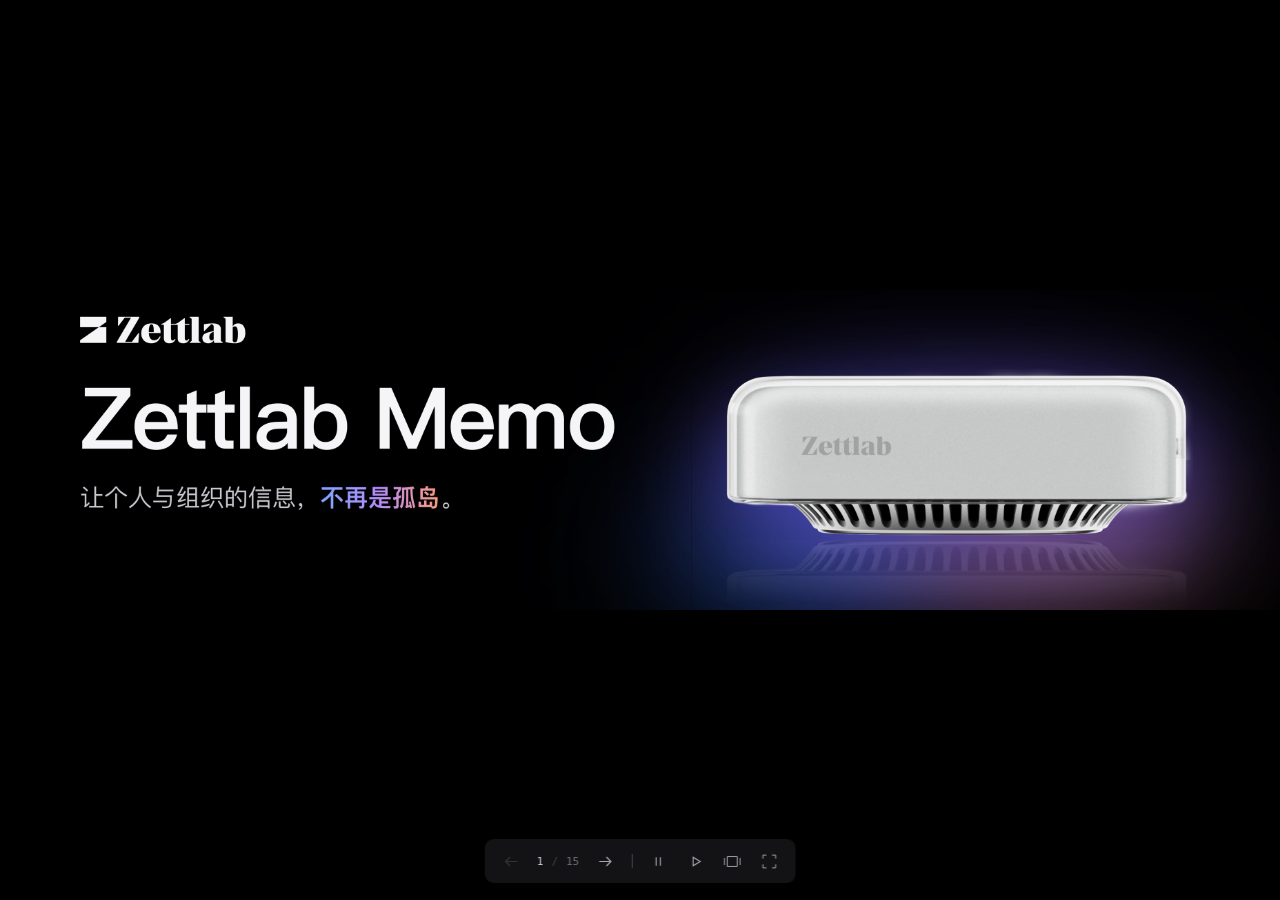
<file: memo-stage/index.html>
<!doctype html>
<html lang="zh-CN">
<head>
  <meta charset="utf-8">
  <meta name="viewport" content="width=device-width, initial-scale=1">
  <meta name="color-scheme" content="dark">
  <meta name="theme-color" content="#000000">
  <title>Zettlab Memo · 从懂你，到帮你做</title>
  <link rel="icon" href="data:image/svg+xml,%3Csvg xmlns='http://www.w3.org/2000/svg' viewBox='0 0 36 36'%3E%3Crect width='36' height='36' fill='black'/%3E%3Cpath d='M5 6h28L17 19H3l7-6H5zm-2 25h28V16z' fill='white'/%3E%3C/svg%3E">
  <link rel="stylesheet" href="stage.css">
  <script src="stage.js" defer></script>
</head>
<body>
  <svg class="svg-definitions" xmlns="http://www.w3.org/2000/svg" aria-hidden="true">
    <defs>
      <linearGradient id="accent" x1="0" y1="0" x2="1" y2="0"><stop stop-color="#8196ff"/><stop offset=".5" stop-color="#ba8ef0"/><stop offset="1" stop-color="#f1afa1"/></linearGradient>
      <symbol id="arrow" viewBox="0 0 24 24"><path d="M4 12h16m-6-6 6 6-6 6" fill="none" stroke="currentColor" stroke-width="1.5" stroke-linecap="round" stroke-linejoin="round"/></symbol>
      <symbol id="check" viewBox="0 0 24 24"><path d="m5 12 4 4L19 6" fill="none" stroke="currentColor" stroke-width="1.5" stroke-linecap="round" stroke-linejoin="round"/></symbol>
      <symbol id="mark" viewBox="0 0 36 36"><path d="M5 6h28L17 19H3l7-6H5zm-2 25h28V16z" fill="currentColor"/></symbol>
    </defs>
  </svg>

  <main class="viewport" aria-label="Zettlab Memo 演示文稿">
    <div class="screen-rig" id="screen-rig">
      <aside class="side-screen side-left" aria-label="左侧品牌屏" hidden>
        <div class="side-brand"><svg><use href="#mark"/></svg><span>Zettlab</span></div>
        <div class="side-title">从懂你，<br><span class="gradient">到帮你做。</span></div>
        <span class="side-memo">Memo</span>
      </aside>

      <div class="main-screen" id="main-screen" aria-roledescription="幻灯片演示" aria-label="共 15 页">
        <section class="slide original is-active" data-id="cover" aria-label="Zettlab Memo">
          <img class="original-art" src="assets/original/01-clean.jpg" alt="Zettlab Memo。让个人与组织的信息，不再是孤岛。">
        </section>
        <section class="slide original" data-id="scattered" aria-label="你的信息，散落在每一个角落" aria-hidden="true" inert>
          <img class="original-art" src="assets/original/02.jpg" alt="你的信息，散落在每一个角落。每个 App、每台设备，都只记得你的一部分。">
        </section>
        <section class="slide original" data-id="unify" aria-label="把它们，融为一体" aria-hidden="true" inert>
          <img class="original-art" src="assets/original/03.jpg" alt="把它们，融为一体。软件渠道、电脑录屏、智能硬件、个人资料，统一汇聚、理解、关联、长期记忆。">
        </section>
        <section class="slide original" data-id="understand" aria-label="一个真正懂你的 Agent" aria-hidden="true" inert>
          <img class="original-art" src="assets/original/04.jpg" alt="一个真正懂你的 Agent。记得你说过的、看过的、经历过的。">
        </section>

        <section class="slide new-slide transition-slide" data-id="intro" aria-labelledby="intro-title" aria-hidden="true" inert>
          <h1 id="intro-title" class="enter">从懂你，<span class="gradient">到帮你做。</span></h1>
        </section>

        <section class="slide new-slide" data-id="edit" aria-labelledby="edit-title" aria-hidden="true" inert>
          <div class="copy">
            <p class="scene-name enter">智能剪辑</p>
            <h2 id="edit-title" class="enter">懂你的风格，<br><span class="gradient">替你剪好。</span></h2>
            <p class="description enter">素材与文案，自动变成你的风格短片。</p>
          </div>
          <div class="editing-visual enter" role="group" aria-label="剪辑包装前后对比">
            <div class="editing-comparison">
              <figure class="comparison-before"><video data-demo="before" src="assets/editing/before.mp4" poster="assets/editing/before.jpg" muted playsinline loop preload="metadata" controls aria-label="包装前：原始口播视频"></video><figcaption>包装前</figcaption></figure>
              <svg class="comparison-arrow" aria-hidden="true"><use href="#arrow"/></svg>
              <figure class="comparison-after"><video data-demo="after" src="assets/editing/after.mp4" poster="assets/editing/after.jpg" muted playsinline loop preload="metadata" controls aria-label="包装后：自动成片视频"></video><figcaption>包装后</figcaption></figure>
            </div>
            <p class="film-result">目标体验：<span class="gradient">10 分钟成片</span></p>
          </div>
        </section>

        <section class="slide new-slide methods-slide" data-id="edit-methods" data-category="edit" aria-labelledby="methods-title" aria-hidden="true" inert>
          <div class="copy">
            <p class="scene-name enter">剪辑手法</p>
            <h2 id="methods-title" class="enter">不只懂风格，<br><span class="gradient">更懂你的每一招。</span></h2>
            <p class="description enter">何时用、怎么用、落在哪个字。</p>
          </div>
          <div class="methods-grid" role="group" aria-label="十二种剪辑组件拆解">
            <figure style="--order:0"><video src="assets/editing/fx/hook-frame.mp4" poster="assets/editing/fx/hook-frame.jpg" muted loop playsinline preload="none" aria-label="开场钩子动态演示"></video><figcaption>开场钩子</figcaption></figure>
            <figure style="--order:1"><video src="assets/editing/fx/board-formula.mp4" poster="assets/editing/fx/board-formula.jpg" muted loop playsinline preload="none" aria-label="分步算式动态演示"></video><figcaption>分步算式</figcaption></figure>
            <figure style="--order:2"><video src="assets/editing/fx/chain.mp4" poster="assets/editing/fx/chain.jpg" muted loop playsinline preload="none" aria-label="因果链动态演示"></video><figcaption>因果链</figcaption></figure>
            <figure style="--order:3"><video src="assets/editing/fx/number-tease.mp4" poster="assets/editing/fx/number-tease.jpg" muted loop playsinline preload="none" aria-label="悬念数字动态演示"></video><figcaption>悬念数字</figcaption></figure>
            <figure style="--order:4"><video src="assets/editing/fx/duo.mp4" poster="assets/editing/fx/duo.jpg" muted loop playsinline preload="none" aria-label="两侧人物动态演示"></video><figcaption>两侧人物</figcaption></figure>
            <figure style="--order:5"><video src="assets/editing/fx/collage.mp4" poster="assets/editing/fx/collage.jpg" muted loop playsinline preload="none" aria-label="拼贴墙动态演示"></video><figcaption>拼贴墙</figcaption></figure>
            <figure style="--order:6"><video src="assets/editing/fx/compare.mp4" poster="assets/editing/fx/compare.jpg" muted loop playsinline preload="none" aria-label="对照表动态演示"></video><figcaption>对照表</figcaption></figure>
            <figure style="--order:7"><video src="assets/editing/fx/quote.mp4" poster="assets/editing/fx/quote.jpg" muted loop playsinline preload="none" aria-label="引语卡动态演示"></video><figcaption>引语卡</figcaption></figure>
            <figure style="--order:8"><video src="assets/editing/fx/words-behind.mp4" poster="assets/editing/fx/words-behind.jpg" muted loop playsinline preload="none" aria-label="头后大字动态演示"></video><figcaption>头后大字</figcaption></figure>
            <figure style="--order:9"><video src="assets/editing/fx/tip-items.mp4" poster="assets/editing/fx/tip-items.jpg" muted loop playsinline preload="none" aria-label="胸前清单动态演示"></video><figcaption>胸前清单</figcaption></figure>
            <figure style="--order:10"><video src="assets/editing/fx/breakdown.mp4" poster="assets/editing/fx/breakdown.jpg" muted loop playsinline preload="none" aria-label="数值拆分动态演示"></video><figcaption>数值拆分</figcaption></figure>
            <figure style="--order:11"><video src="assets/editing/fx/title-rays.mp4" poster="assets/editing/fx/title-rays.jpg" muted loop playsinline preload="none" aria-label="章节标题动态演示"></video><figcaption>章节标题</figcaption></figure>
          </div>
        </section>

        <section class="slide new-slide coach-slide" data-id="coach" aria-labelledby="coach-title" aria-hidden="true" inert>
          <div class="copy">
            <p class="scene-name enter">人生教练</p>
            <h2 id="coach-title" class="enter">一个<span class="gradient">真正懂你</span>的<br>人生教练。</h2>
            <p class="description enter">结合工作、生活与健康，给你更适合的建议。</p>
          </div>
          <div class="coach-scenario enter" role="group" aria-label="人生教练场景：最近总觉得累，Memo 给出工作、活动和休息的具体建议">
            <div class="coach-conversation">
              <div class="coach-question"><p>最近总觉得累，帮我调整一下。</p></div>
              <div class="coach-answer"><p>先把明天的节奏，放松一点。</p></div>
            </div>
            <div class="coach-day" role="group" aria-label="明日建议：上午专注工作，傍晚散步，晚上提前休息">
              <div class="coach-day-heading">明日建议</div>
              <div class="coach-action" style="--step:0"><time>09:00</time><span class="coach-action-icon"><svg viewBox="0 0 36 36" aria-hidden="true"><rect x="5" y="7" width="26" height="18" rx="3"/><path d="M12 30h12m-6-5v5M13 13h10m-10 5h6"/></svg></span><div><h3>专注 90 分钟，少一点打断。</h3></div></div>
              <div class="coach-action" style="--step:1"><time>18:30</time><span class="coach-action-icon"><svg viewBox="0 0 36 36" aria-hidden="true"><circle cx="21" cy="6" r="3"/><path d="m16 32 4-10-5-6 4-5 4 7 7 1M7 18l7-3m5-4-5 11-5 9m11-9 6 9"/></svg></span><div><h3>下班后，出去走 30 分钟。</h3></div></div>
              <div class="coach-action" style="--step:2"><time>22:30</time><span class="coach-action-icon"><svg viewBox="0 0 36 36" aria-hidden="true"><path d="M28 25A13 13 0 0 1 13 5a13 13 0 1 0 15 20Z"/><path d="M26 5v6m-3-3h6"/></svg></span><div><h3>提前半小时，准备休息。</h3></div></div>
            </div>
          </div>
        </section>

        <section class="slide new-slide assistant-slide" data-id="assistant" aria-labelledby="assistant-title" aria-hidden="true" inert>
          <div class="assistant-environment" aria-hidden="true"><div class="day-window-light"></div><div class="studio-surface"></div></div>
          <div class="copy">
            <p class="scene-name enter">7×24 全能助理</p>
            <h2 id="assistant-title" class="enter">随时交代，<br><span class="assistant-accent">持续执行。</span></h2>
            <p class="description enter">通过 IM，随时随地让 Memo 帮你做事。</p>
          </div>
          <div class="assistant-studio enter" role="group" aria-label="Memo 从白天到夜晚，持续接收任务并交付结果">
            <div class="task-chat" role="group" aria-label="与 Memo 持续收发任务消息">
              <div class="chat-header"><span class="chat-presence"></span><span>Memo</span><span class="chat-header-state">在线</span></div>
              <div class="chat-viewport" id="chat-viewport"><div class="chat-feed" id="chat-feed">
                <div class="message-row message-user"><div class="chat-bubble">整理上午的客户会议。</div></div>
                <div class="message-row message-agent"><div class="chat-bubble"><svg class="bubble-check" aria-hidden="true"><use href="#check"/></svg>客户方案.pdf 已完成</div></div>
              </div></div>
            </div>
            <div class="studio-device">
              <div class="studio-shadow" aria-hidden="true"></div>
              <img class="studio-memo" src="assets/memo-device-clean.png" alt="Zettlab Memo，始终在工作的个人 Agent 计算机">
              <span class="studio-status" aria-hidden="true"></span>
            </div>
          </div>
        </section>

        <section class="slide original" data-id="islands" aria-label="组织中的信息孤岛" aria-hidden="true" inert>
          <img class="original-art" src="assets/original/05.jpg" alt="但到了组织里，每个人都有了自己的 Agent，信息又变成了孤岛。">
        </section>
        <section class="slide original" data-id="questions" aria-label="每天都在发生的追问" aria-hidden="true" inert>
          <img class="original-art" src="assets/original/06.jpg" alt="进展怎么样了？代码提交了没？你为什么选这个方案？这件事现在谁在跟？人与人、Agent 与 Agent 之间，依然互不相通。">
        </section>
        <section class="slide original" data-id="cluster" aria-label="Zettlab Agent 集群" aria-hidden="true" inert>
          <img class="original-art" src="assets/original/07.jpg" alt="Zettlab Agent 集群。每人一台 Memo，上下文存入 Zettlab AI NAS，统一存储、按权限交换。">
        </section>

        <section class="slide new-slide work-slide" data-id="work" aria-labelledby="work-title" aria-hidden="true" inert>
          <div class="copy">
            <p class="scene-name enter">工作搭子</p>
            <h2 id="work-title" class="enter">项目进展，直接问。<br><span class="gradient">重复问题，替你答。</span></h2>
            <p class="description enter">和同事的 Agent 对话，快速了解项目。<br>你的 Agent，替你回答重复问题。</p>
          </div>
          <div class="work-dialogues enter" role="group" aria-label="同事 Agent 查询项目与你的 Agent 自动代答两个场景">
            <div class="peer-scene peer-query" role="group" aria-label="你向同事的 Agent 询问项目进展">
              <h3>你 <span>→</span> 同事的 Agent</h3>
              <div class="peer-message peer-question" style="--arrive:.45s"><p>新官网做到哪了，卡在哪里？</p></div>
              <div class="peer-message peer-answer" style="--arrive:1.15s"><span class="peer-speaker">同事的 Agent</span><p>设计已定稿，开发完成 80%。<br>还差接口确认，预计周五联调。</p></div>
            </div>
            <div class="peer-scene peer-delegate" role="group" aria-label="同事重复询问进展，你的 Agent 自动回答">
              <h3>同事 <span>→</span> 你的 Agent</h3>
              <div class="peer-message peer-question" style="--arrive:2.05s"><p>你负责的接口，确认了吗？</p></div>
              <div class="peer-message peer-answer" style="--arrive:2.75s"><span class="peer-speaker">你的 Agent <em>自动代答</em></span><p>已确认，最新接口文档已共享。<br>明天可以开始联调，不必等本人回复。</p></div>
            </div>
            <p class="peer-permission">仅共享已授权的项目上下文</p>
          </div>
        </section>

        <section class="slide original" data-id="case" aria-label="100 台 Memo 与 1 台 AI NAS" aria-hidden="true" inert>
          <img class="original-art" src="assets/original/08.jpg" alt="为紫川科技设计的 Agent 集群方案：100 台 Zettlab Memo，1 台 Zettlab AI NAS。">
        </section>
        <section class="slide original" data-id="join" aria-label="加入 Zettlab Memo 早鸟群" aria-hidden="true" inert>
          <img class="original-art" src="assets/original/09-qr-20261126.png" alt="加入 Zettlab Memo 早鸟群。扫码进群，抢先体验。二维码按原图标注于 12 月 3 日前有效。">
        </section>
      </div>

      <aside class="side-screen side-right" aria-label="右侧场景屏" hidden>
        <div class="side-scenes"><span data-for="edit">智能剪辑</span><span data-for="coach">人生教练</span><span data-for="assistant">全天助理</span><span data-for="work">工作搭子</span></div>
      </aside>
    </div>
  </main>

  <nav class="controls" id="controls" aria-label="演示控制">
    <button id="prev" aria-label="上一页" title="上一页 ←"><svg class="left-arrow"><use href="#arrow"/></svg></button>
    <span class="page-number"><b id="page-current">1</b><span>/</span>15</span>
    <button id="next" aria-label="下一页" title="下一页 →"><svg><use href="#arrow"/></svg></button>
    <span class="control-divider"></span>
    <button id="motion" aria-label="暂停动效" aria-pressed="false" title="暂停动效 M"><svg viewBox="0 0 24 24"><path id="motion-icon" d="M9 6v12M15 6v12" fill="none" stroke="currentColor" stroke-width="1.5"/></svg></button>
    <button id="autoplay" aria-label="自动轮播" aria-pressed="false" title="自动轮播 A"><svg viewBox="0 0 24 24"><path d="m9 6 10 6-10 6Z" fill="none" stroke="currentColor" stroke-width="1.5"/></svg></button>
    <button id="stage" aria-label="三屏预览" aria-pressed="false" title="三屏预览 S"><svg viewBox="0 0 24 24"><path d="M5 5h14v14H5ZM1 7v10M23 7v10" fill="none" stroke="currentColor" stroke-width="1.3"/></svg></button>
    <button id="fullscreen" aria-label="全屏" title="全屏 F"><svg viewBox="0 0 24 24"><path d="M8 3H3v5m13-5h5v5M3 16v5h5m13-5v5h-5" fill="none" stroke="currentColor" stroke-width="1.3"/></svg></button>
  </nav>
  <div class="sr-only" id="announcement" aria-live="polite"></div>
</body>
</html>
</file>
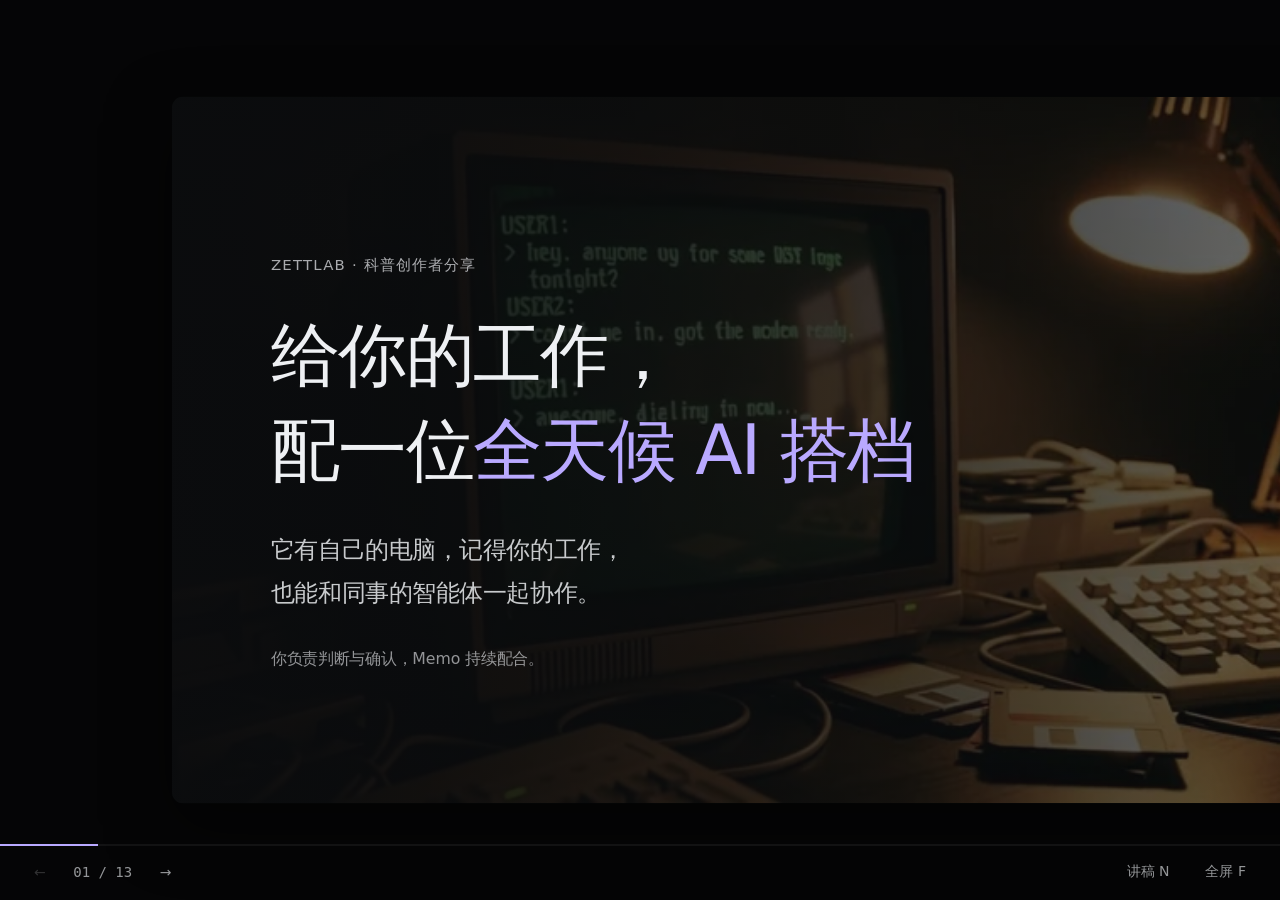
<file: science-sharing/index.html>
<!doctype html>
<html lang="zh-CN">
<head>
<meta charset="utf-8">
<meta name="viewport" content="width=device-width, initial-scale=1, viewport-fit=cover">
<meta name="robots" content="noindex">
<title>给科普视频，配一位 AI 搭子 · Zettlab</title>
<link rel="stylesheet" href="deck.css?v=20261118-eyes">
<script defer src="deck.js"></script>
</head>
<body>
<main class="stage" aria-label="科普创作者分享">
<div class="canvas">

<!-- 01 封面 -->
<section class="slide s-cover" id="cover" data-title="封面" hidden>
  <video class="bg-video" muted loop playsinline preload="auto" poster="media/hero-terminal-poster.webp" aria-hidden="true"><source src="media/hero-terminal.mp4" type="video/mp4"></video>
  <div class="bg-shade" aria-hidden="true"></div>
  <div class="cover-copy">
    <p class="eyebrow rise">ZETTLAB · 科普创作者分享</p>
    <h1 class="rise d1">给你的工作，<br>配一位<em>全天候 AI 搭档</em></h1>
    <p class="cover-lead rise d2">它有自己的电脑，记得你的工作，<br>也能和同事的智能体一起协作。</p>
    <p class="cover-foot rise d3">你负责判断与确认，Memo 持续配合。</p>
  </div>
</section>

<!-- 02 我的同事 -->
<section class="slide s-colleague" id="colleague" data-title="这是我的同事" hidden>
  <figure class="colleague-photo zoom-in">
    <img src="media/img/memo-desk.webp" alt="桌上的 Memo Agent Computer">
    <span class="ping" aria-hidden="true"></span>
  </figure>
  <div class="colleague-copy">
    <p class="kicker rise">这是我的同事 · Memo</p>
    <p class="mega rise d1"><span data-count="80">0</span><small>%</small></p>
    <p class="mega-label rise d2">我的执行工作，由它完成</p>
    <div class="split-duty rise d3">
      <div><span>我</span><strong>判断 · 确认</strong></div>
      <div class="is-ai"><span>它</span><strong>执行 · 记忆 · 7×24</strong></div>
    </div>
  </div>
</section>

<!-- 03 1:1 -->
<section class="slide s-ratio" id="ratio" data-title="员工与 AI 1:1" hidden>
  <div class="ratio-head">
    <p class="ratio-big rise"><span>1</span><i>:</i><span class="ai">1</span></p>
    <p class="ratio-label rise d1">员工 和 AI 同事</p>
  </div>
  <ul class="role-grid">
    <li style="--i:0"><img src="media/img/employee-01.jpg" alt=""><b class="orb" aria-hidden="true"></b><span>人事</span></li>
    <li style="--i:1"><img src="media/img/employee-02.jpg" alt=""><b class="orb" aria-hidden="true"></b><span>研发</span></li>
    <li style="--i:2"><img src="media/img/employee-03.jpg" alt=""><b class="orb" aria-hidden="true"></b><span>市场</span></li>
    <li style="--i:3"><img src="media/img/employee-04.jpg" alt=""><b class="orb" aria-hidden="true"></b><span>运营</span></li>
    <li style="--i:4"><img src="media/img/employee-05.jpg" alt=""><b class="orb" aria-hidden="true"></b><span>内容</span></li>
    <li style="--i:5"><img src="media/img/employee-06.jpg" alt=""><b class="orb" aria-hidden="true"></b><span>物流</span></li>
    <li style="--i:6"><img src="media/img/employee-07.jpg" alt=""><b class="orb" aria-hidden="true"></b><span>财务</span></li>
    <li style="--i:7"><img src="media/img/employee-08.jpg" alt=""><b class="orb" aria-hidden="true"></b><span>客服</span></li>
    <li style="--i:8"><img src="media/img/employee-09.jpg" alt=""><b class="orb" aria-hidden="true"></b><span>投放</span></li>
  </ul>
  <p class="corner-note">头像为示意</p>
</section>

<!-- 04 我是一个怎样的人 -->
<section class="slide s-who" id="who-am-i" data-title="我是一个怎样的人？" hidden>
  <div class="who-evidence">
    <p class="kicker rise">它从这些记录里认识我</p>
    <p class="mega rise d1"><span data-count="2368">0</span></p>
    <p class="mega-label rise d2">条工作证据 · 2026 年 9 月起</p>
    <ul class="tag-row rise d3"><li>本机屏幕记录</li><li>本机生成</li><li>仅本人可见</li></ul>
  </div>
  <div class="who-chat">
    <p class="bubble-q rise d2">Memo，我是一个怎样的人？</p>
    <p class="bubble-a" data-type data-delay="1400">你是一个只认结果的人。
先跑通最小闭环，再一步步扩大；
没验证过的，你不会说“做完了”。</p>
    <ul class="trait-row">
      <li style="--i:0"><b>只认真实证据</b><span>36 条</span></li>
      <li style="--i:1"><b>先跑通最小闭环</b><span>15 条</span></li>
      <li style="--i:2"><b>持续打磨可靠性</b><span>16 条</span></li>
    </ul>
  </div>
</section>

<!-- 05 闭环 -->
<section class="slide s-loop" id="loop" data-title="一条科普视频的闭环" hidden>
  <h2 class="title rise">一条科普视频，<span>四个环节</span></h2>
  <div class="loop">
    <svg class="loop-ring" viewBox="0 0 600 600" aria-hidden="true">
      <circle class="track" cx="300" cy="300" r="240"/>
      <circle class="draw" cx="300" cy="300" r="240"/>
    </svg>
    <div class="orbit" aria-hidden="true"><i></i></div>
    <div class="loop-core zoom-in"><strong>AI 搭子</strong><span>7 × 24</span></div>
    <div class="loop-node n1" style="--i:0"><em>01</em><b>热点采集</b></div>
    <div class="loop-node n2" style="--i:1"><em>02</em><b>脚本撰写</b></div>
    <div class="loop-node n3" style="--i:2"><em>03</em><b>视频剪辑</b></div>
    <div class="loop-node n4" style="--i:3"><em>04</em><b>数据回收</b></div>
  </div>
</section>

<!-- 06 热点采集 -->
<section class="slide s-radar" id="hotspot" data-title="热点采集" hidden>
  <h2 class="title rise"><em class="step">01</em>你在睡觉，<span>它在盯热点</span></h2>
  <div class="radar zoom-in" aria-hidden="true">
    <div class="radar-sweep"></div>
    <span class="blip" style="--x:22%;--y:30%;--i:0">微博热搜</span>
    <span class="blip" style="--x:70%;--y:22%;--i:1">B站</span>
    <span class="blip" style="--x:78%;--y:58%;--i:2">小红书</span>
    <span class="blip" style="--x:30%;--y:72%;--i:3">知乎</span>
    <span class="blip" style="--x:52%;--y:84%;--i:4">抖音</span>
    <span class="blip is-pro" style="--x:12%;--y:52%;--i:5">论文预印本</span>
    <span class="blip is-pro" style="--x:44%;--y:14%;--i:6">官方发布</span>
    <span class="radar-clock">03:00</span>
  </div>
  <div class="brief">
    <p class="brief-head rise d1"><b>热点早报</b><span>07:30 · 示意</span></p>
    <article class="brief-card" style="--i:0"><em class="up">↑ 上升</em><h3>流感季提前到来</h3><p>切口：流感和感冒，怎么分</p><small>来源：疾控周报</small></article>
    <article class="brief-card" style="--i:1"><em class="rumor">待辟谣</em><h3>“喝咖啡导致骨质疏松”</h3><p>切口：剂量和证据说了什么</p><small>来源：系统综述</small></article>
    <article class="brief-card" style="--i:2"><em class="new">新</em><h3>固态电池量产消息</h3><p>切口：“固态”到底固在哪</p><small>来源：论文预印本</small></article>
  </div>
</section>

<!-- 07 脚本撰写 -->
<section class="slide s-script" id="script" data-title="脚本撰写" hidden>
  <h2 class="title rise"><em class="step">02</em>它写的稿子，<span>像你</span></h2>
  <p class="topic rise d1">选题 · 为什么减肥会遇到平台期？</p>
  <div class="script-compare">
    <article class="draft is-generic rise d2">
      <p class="draft-tag">通用 AI</p>
      <p>减肥平台期是指体重在一段时间内不再下降的现象。造成平台期的原因有很多，包括代谢适应、饮食结构变化等。</p>
    </article>
    <article class="draft is-mine rise d3">
      <p class="draft-tag">你的 AI 搭子</p>
      <p><mark class="m1">先别急着饿自己。</mark>你不是没努力，是身体在“省电”——<mark class="m2">就像手机开了低电量模式。</mark>今天教你<mark class="m3">算出自己的下限</mark>。</p>
      <small>每个事实附来源，待你确认</small>
    </article>
  </div>
  <ul class="ctx-chips">
    <li class="c1" style="--i:0">你的口头禅</li>
    <li class="c2" style="--i:1">你常用的类比</li>
    <li class="c3" style="--i:2">评论区的追问</li>
    <li style="--i:3">你的旧稿与立场</li>
  </ul>
  <p class="corner-note">文案为示意</p>
</section>

<!-- 08 拆解学习 -->
<section class="slide s-decode" id="decode" data-title="剪辑 ① 拆解学习" hidden>
  <h2 class="title rise"><em class="step">03</em>拆解学习：<span>先把对标看懂</span></h2>
  <div class="decode-top">
    <div class="decode-count rise d1"><p class="mega"><span data-count="1178">0</span></p><p class="mega-label">个画面状态 · 14 条头部科普 · 59.6 分钟</p></div>
    <div class="stat-tiles">
      <div class="tile rise d2"><b><span data-count="19.8" data-decimals="1">0</span></b><span>次 / 分钟<br>画面变化</span></div>
      <div class="tile rise d3"><b><span data-count="37">0</span>%</b><span>人物全屏<br>只占三成多</span></div>
      <div class="tile rise d4"><b>硬切</b><span>动感在画面里<br>不在转场</span></div>
    </div>
  </div>
  <div class="strip-wrap rise d3">
    <div class="strip" data-strip aria-label="一分钟内画面状态示意"></div>
    <div class="strip-legend"><span class="lg-p">人物全屏</span><span class="lg-m">素材主画面</span><span class="lg-t">0 — 60s</span></div>
  </div>
  <div class="rule-row">
    <p class="rule rise d4"><b>转折 · 提问 · 评论</b><i>→</i><span>回到人物</span></p>
    <p class="rule rise d5"><b>数字 · 事实 · 引用</b><i>→</i><span>素材主画面</span></p>
  </div>
</section>

<!-- 09 组件化 -->
<section class="slide s-comp" id="components" data-title="剪辑 ② 组件化" hidden>
  <div class="comp-head">
    <h2 class="title rise">组件化：<span>把手感变成零件</span></h2>
    <p class="comp-count rise d1"><b><span data-count="63">0</span></b> 个组件 · 何时用 · 何时不用 · 落在哪个字</p>
  </div>
  <ul class="comp-grid">
    <li style="--i:0"><video muted loop playsinline preload="none" poster="media/fx/hook-frame.jpg"><source src="media/fx/hook-frame.mp4" type="video/mp4"></video><span>开场钩子</span></li>
    <li style="--i:1"><video muted loop playsinline preload="none" poster="media/fx/board-formula.jpg"><source src="media/fx/board-formula.mp4" type="video/mp4"></video><span>分步算式</span></li>
    <li style="--i:2"><video muted loop playsinline preload="none" poster="media/fx/chain.jpg"><source src="media/fx/chain.mp4" type="video/mp4"></video><span>因果链</span></li>
    <li style="--i:3"><video muted loop playsinline preload="none" poster="media/fx/number-tease.jpg"><source src="media/fx/number-tease.mp4" type="video/mp4"></video><span>悬念数字</span></li>
    <li style="--i:4"><video muted loop playsinline preload="none" poster="media/fx/duo.jpg"><source src="media/fx/duo.mp4" type="video/mp4"></video><span>两侧人物卡</span></li>
    <li style="--i:5"><video muted loop playsinline preload="none" poster="media/fx/collage.jpg"><source src="media/fx/collage.mp4" type="video/mp4"></video><span>拼贴墙</span></li>
    <li style="--i:6"><video muted loop playsinline preload="none" poster="media/fx/compare.jpg"><source src="media/fx/compare.mp4" type="video/mp4"></video><span>对照表</span></li>
    <li style="--i:7"><video muted loop playsinline preload="none" poster="media/fx/quote.jpg"><source src="media/fx/quote.mp4" type="video/mp4"></video><span>引语卡</span></li>
    <li style="--i:8"><video muted loop playsinline preload="none" poster="media/fx/words-behind.jpg"><source src="media/fx/words-behind.mp4" type="video/mp4"></video><span>头后大字</span></li>
    <li style="--i:9"><video muted loop playsinline preload="none" poster="media/fx/tip-items.jpg"><source src="media/fx/tip-items.mp4" type="video/mp4"></video><span>胸前清单</span></li>
    <li style="--i:10"><video muted loop playsinline preload="none" poster="media/fx/breakdown.jpg"><source src="media/fx/breakdown.mp4" type="video/mp4"></video><span>数值拆分</span></li>
    <li style="--i:11"><video muted loop playsinline preload="none" poster="media/fx/title-rays.jpg"><source src="media/fx/title-rays.mp4" type="video/mp4"></video><span>章节标题</span></li>
  </ul>
</section>

<!-- 10 自动剪辑流程 -->
<section class="slide s-pipe" id="pipeline" data-title="剪辑 ③ 自动剪辑" hidden>
  <h2 class="title rise">自动剪辑：<span>口播进，成片出</span></h2>
  <ol class="pipe">
    <li style="--i:0"><i class="ic ic-mic"></i><b>口播</b></li>
    <li style="--i:1"><i class="ic ic-text"></i><b>逐字时间轴</b></li>
    <li style="--i:2"><i class="ic ic-tag"></i><b>判断台词作用</b></li>
    <li style="--i:3"><i class="ic ic-grid"></i><b>匹配组件</b></li>
    <li style="--i:4"><i class="ic ic-film"></i><b>成片 + 剪映工程</b></li>
  </ol>
  <div class="anchor">
    <p class="anchor-label rise d3">组件落在“说到那个字”的瞬间</p>
    <p class="words">
      <span class="w">在</span><span class="w hit" style="--i:0" data-fx="衬线关键词">首尔</span><span class="w">，有一套房子……</span><span class="w hit" style="--i:1" data-fx="两侧人物卡">租客</span><span class="w">省下月租，</span><span class="w hit" style="--i:2" data-fx="两侧人物卡 · 右">房东</span><span class="w">用别人的钱加杠杆……</span><span class="w">名义是押金，</span><span class="w hit" style="--i:3" data-fx="锁屏卡">实质</span><span class="w">是一笔没有监管的贷款。</span>
    </p>
  </div>
</section>

<!-- 11 前后对比 -->
<section class="slide s-ba" id="before-after" data-title="剪辑 · 前后对比" hidden>
  <div class="ba-phones">
    <figure class="phone rise"><video data-ba="before" muted playsinline preload="auto" poster="media/before.jpg"><source src="media/before.mp4" type="video/mp4"></video><figcaption>原始口播</figcaption></figure>
    <span class="ba-arrow rise d1" aria-hidden="true">→</span>
    <figure class="phone is-after rise d1"><video data-ba="after" playsinline preload="auto" poster="media/after-20261118.jpg"><source src="media/after-20261118.mp4" type="video/mp4"></video><figcaption>自动成片</figcaption></figure>
    <button class="ba-play" type="button" data-ba-toggle aria-label="播放对比">▶</button>
  </div>
  <div class="ba-side">
    <ul class="ba-stats rise d2">
      <li><b>68</b><span>秒</span></li>
      <li><b>9</b><span>个组件</span></li>
      <li><b>22.6</b><span>次 / 分钟</span></li>
      <li><b>99%</b><span>文稿匹配</span></li>
    </ul>
    <ol class="plan" data-plan>
      <li data-from="0" data-to="1.9"><time>0:00</time><b>衬线关键词</b><span>「首尔」</span></li>
      <li data-from="12.5" data-to="16"><time>0:12</time><b>分点序号头</b><span>「过去几十年」</span></li>
      <li data-from="22.2" data-to="27.9"><time>0:22</time><b>两侧人物卡</b><span>「租客」「房东」</span></li>
      <li data-from="33.9" data-to="36.5"><time>0:33</time><b>三段式</b><span>「加息」</span></li>
      <li data-from="40.9" data-to="43.7"><time>0:40</time><b>反应贴片</b><span>「卖不掉」</span></li>
      <li data-from="45" data-to="49.5"><time>0:45</time><b>拼贴墙聚焦</b><span>「才发现」</span></li>
      <li data-from="55.6" data-to="60.8"><time>0:55</time><b>付费锁屏卡</b><span>「实质」</span></li>
      <li data-from="60.8" data-to="64.5"><time>1:00</time><b>全屏氛围图</b><span>「别只看」</span></li>
      <li data-from="64.5" data-to="69"><time>1:04</time><b>衬线关键词</b><span>「资产负债表」</span></li>
    </ol>
    <p class="ba-foot rise d3">可导出剪映工程，继续手改</p>
  </div>
</section>

<!-- 12 数据回收 -->
<section class="slide s-data" id="data" data-title="数据回收" hidden>
  <h2 class="title rise"><em class="step">04</em>每发一条，<span>它更懂你的观众</span></h2>
  <div class="retention">
    <svg viewBox="0 0 1000 360" preserveAspectRatio="none" aria-hidden="true">
      <defs><linearGradient id="fillg" x1="0" y1="0" x2="0" y2="1"><stop offset="0" stop-color="#b9a9ff" stop-opacity=".35"/><stop offset="1" stop-color="#b9a9ff" stop-opacity="0"/></linearGradient></defs>
      <path class="ret-fill" d="M0,30 C80,60 140,80 220,92 C300,104 360,112 420,118 C470,124 500,128 540,190 C570,236 610,240 660,246 C760,256 860,266 1000,280 L1000,360 L0,360 Z"/>
      <path class="ret-line" d="M0,30 C80,60 140,80 220,92 C300,104 360,112 420,118 C470,124 500,128 540,190 C570,236 610,240 660,246 C760,256 860,266 1000,280"/>
    </svg>
    <div class="dip"><span class="dip-dot"></span><p><b>这里流失 30%</b><span>连续 8 秒，画面没有变化</span></p></div>
    <div class="track-row" aria-hidden="true">
      <i style="--l:4%;--w:6%"></i><i style="--l:18%;--w:9%"></i><i style="--l:30%;--w:7%"></i><i class="gap" style="--l:42%;--w:12%"></i><i style="--l:62%;--w:8%"></i><i style="--l:76%;--w:10%"></i><i style="--l:90%;--w:6%"></i>
    </div>
    <p class="axis"><span>完播曲线</span><span>组件时间线</span></p>
  </div>
  <div class="comments">
    <p class="c-bubble" style="--i:0">男生也适用吗？</p>
    <p class="c-bubble" style="--i:1">骨架大小怎么判断？</p>
    <p class="c-bubble" style="--i:2">多久测一次？</p>
    <p class="c-arrow" aria-hidden="true">↓</p>
    <p class="c-next">下期选题</p>
  </div>
  <p class="corner-note">数据为示意</p>
</section>

<!-- 13 结尾 -->
<section class="slide s-end" id="end" data-title="结尾" hidden>
  <video class="bg-video" muted loop playsinline preload="none" poster="media/hero-terminal-poster.webp" aria-hidden="true"><source src="media/hero-terminal.mp4" type="video/mp4"></video>
  <div class="bg-shade is-heavy" aria-hidden="true"></div>
  <div class="end-copy">
    <p class="end-reveal rise">今天这份演示，</p>
    <p class="end-reveal big rise d1">也是我和 <em>AI 搭子</em> 一起做的</p>
    <ul class="end-three">
      <li style="--i:0"><b>拆解</b>让风格可量化</li>
      <li style="--i:1"><b>组件化</b>让手感可复用</li>
      <li style="--i:2"><b>自动剪辑</b>让体力活可交付</li>
    </ul>
    <p class="end-cta rise d4">给我一条你的口播，现场共创 →</p>
  </div>
</section>

</div>
</main>

<nav class="controls" aria-label="翻页">
  <div class="progress"><i></i></div>
  <button type="button" data-prev aria-label="上一页">←</button>
  <span data-counter>01 / 13</span>
  <button type="button" data-next aria-label="下一页">→</button>
  <button type="button" data-notes aria-expanded="false">讲稿 N</button>
  <button type="button" data-fullscreen>全屏 F</button>
</nav>
<aside class="notes" hidden><p data-note></p></aside>

<script id="notes" type="application/json">[
  "开场前 Memo 放在口袋里。“今天上台的不止我一个，我还带了一位同事。”",
  "掏出 Memo：“介绍一下，这是我的同事 Memo。我 80% 的执行工作是它在做——整理资料、跟进进度、准备初稿。那我干什么？判断和确认。”",
  "“这不是我一个人的情况。我们公司员工和 AI 同事是 1:1，人事、研发、市场、运营，每个人都有自己的 AI 搭子。新同事入职，账号是 AI 开的；群里发一张 Bug 截图，工单是 AI 建的。”",
  "当场问 Memo：“我是一个怎样的人？”（备好录屏）。“这不是我写的自我介绍，是它根据过去两个多月我在电脑上的工作记录归纳的，2368 条证据，只在我自己电脑上，只有我看得到。准不准？没验证过的，我确实不会说做完了。”伏笔：所以待会儿它写的稿子，才会像我。留悬念：今天有一样东西是 AI 同事做的，最后揭晓。",
  "“今天挑一个大家最熟悉的场景：内容创作。一条科普视频，四个环节——热点、脚本、剪辑、数据——最后又回到热点。我们市场部每周也在出视频，下面讲的是我们自己踩过坑的做法。”",
  "“热点不等人。它有自己的电脑，7×24 小时盯平台，也盯论文和官方发布。你醒来，早报已经备好：热点、适合你的科普切口、可信来源。辟谣是科普最好做的选题之一，它会单独标出来。”早报内容为示意。",
  "“通用 AI 写出来是 AI 腔。它写得像你，是因为它有你的上下文：口头禅、常用类比、评论区里粉丝问过什么。还记得刚才它说我是什么样的人吗？同一个道理。”强调：每个事实附来源，争议论断交给你确认。文案为示意。",
  "重点段开始。“我们拆了一个头部科普账号 14 条视频、近 60 分钟、1178 个画面状态。平均每分钟画面变 19.8 次，人物全屏只占 37%，转场几乎全是硬切。最关键的规律：台词的作用决定画面——转折、提问回到人物；数字、事实、引用给素材。”参考片只用于研究，素材不进库。",
  "“看懂之后，把每一种机制做成组件：开场钩子、分步算式、因果链、悬念数字……现在有 63 个。每个组件写清楚：什么时候用，什么时候别用，落在哪个字上。你的剪辑师离职了，手感还留在组件库里。”",
  "“口播进来，先转成逐字时间轴，再判断每句台词的作用，匹配组件。注意：组件不是按秒放，是落在‘说到那个字’的瞬间。你重录一句，画面跟着字走。”",
  "点击播放（成片有声音）。右侧计划表会跟着视频高亮当前组件。“68 秒、9 个组件、每分钟 22.6 次画面变化。而且能导出剪映工程，最后拍板的还是你。”（演示主播为数字人）",
  "“发布之后，它把已授权的数据收回来。因为每个组件出现在哪个字上都有记录，完播曲线的掉点能对到具体画面——比如这里流失 30%，正好是 8 秒没有画面变化。评论区里反复出现的问题，变成下期选题，回到第一步。”数据为示意。",
  "揭晓悬念：“今天这份演示，也是我和 AI 搭子一起做的。”三句话收束。发出共创邀请：给一条你的口播，或你最想对标的账号，我们帮你做一份专属风格包。进入 Q&A。"
]</script>
</body>
</html>
</file>
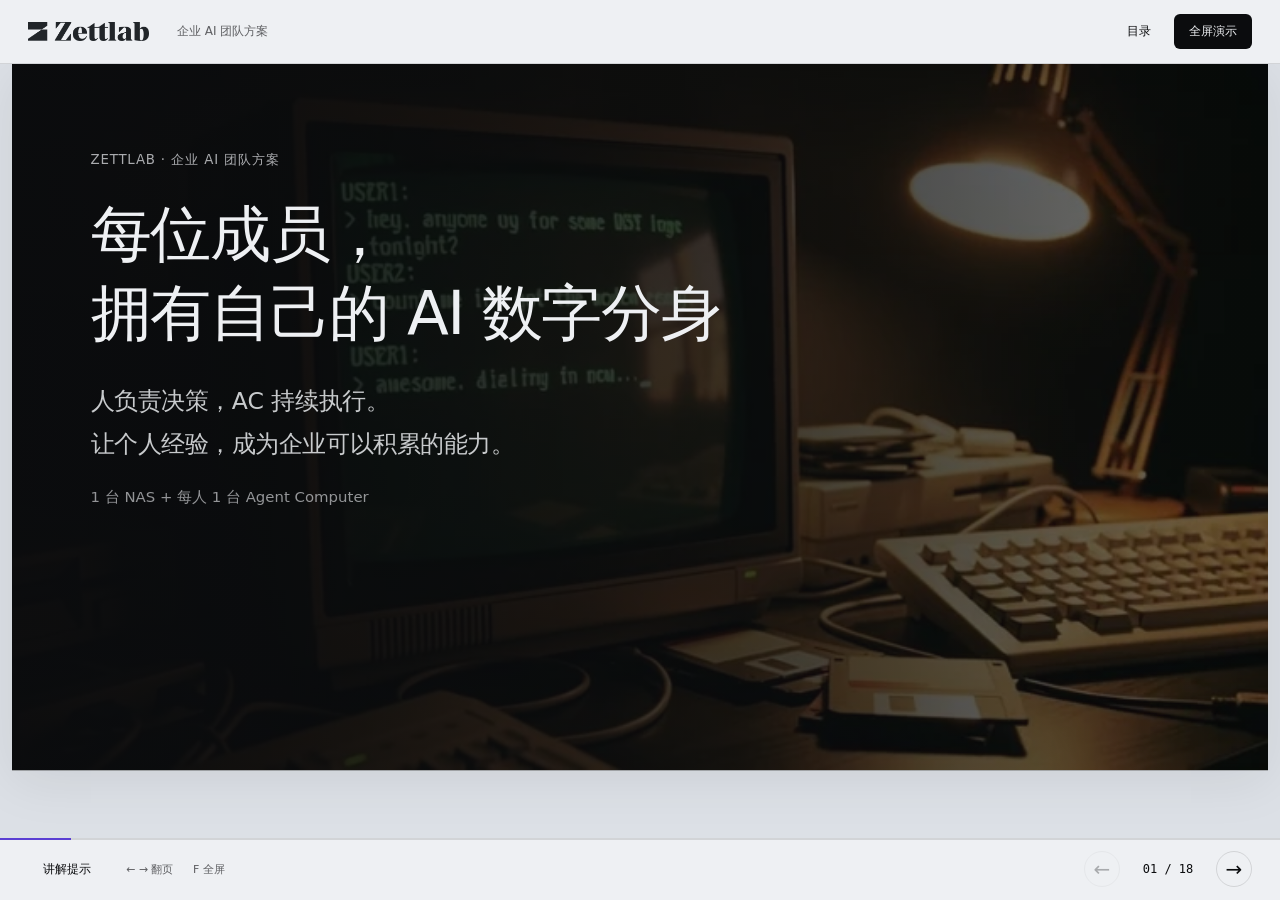
<file: briefing.html>
<!doctype html>
<html lang="zh-CN"><head><meta charset="utf-8"><meta name="viewport" content="width=device-width, initial-scale=1, viewport-fit=cover"><title>Zettlab 企业 AI 团队方案 · 客户讲解版</title><meta name="description" content="Zettlab 企业客户讲解版：员工、Agent Computer 与 NAS 的协作网络，岗位演示、现场测算与落地流程。"><link rel="icon" href="favicon.png"><link rel="stylesheet" href="assets/ui/base.css"><link rel="stylesheet" href="assets/ui/window/fragment.css"><link rel="stylesheet" href="assets/ui/doc/fragment.css"><link rel="stylesheet" href="assets/collaboration.css?v=20261112-network"><link rel="stylesheet" href="assets/briefing/deck.css?v=20261112-customer"><script defer src="assets/briefing/deck.js?v=20261112-customer"></script></head>
<body><header class="deck-header"><a href="index.html" aria-label="返回 Zettlab 介绍页"><img src="assets/brand/zettlab-logo.png" width="121" height="20" alt="Zettlab"></a><span class="deck-label">企业 AI 团队方案</span><div class="header-tools"><button type="button" data-outline aria-haspopup="dialog">目录</button><button type="button" data-fullscreen aria-pressed="false">全屏演示</button></div></header><main class="deck-stage" aria-label="Zettlab 客户讲解幻灯片"><div class="deck-canvas"><section class="slide slide-cover" id="welcome" data-title="企业 AI 团队方案" aria-labelledby="slide-title-0" hidden><div class="slide-inner"><video class="cover-video" muted loop playsinline preload="metadata" poster="assets/video/hero-terminal-poster.webp" aria-hidden="true"><source src="assets/video/hero-terminal.mp4" type="video/mp4"></video><div class="cover-copy"><p class="eyebrow">ZETTLAB · 企业 AI 团队方案</p><h1 id="slide-title-0">每位成员，<br>拥有自己的 AI 数字分身</h1><p class="cover-lead">人负责决策，AC 持续执行。<br>让个人经验，成为企业可以积累的能力。</p><p class="cover-foot">1 台 NAS + 每人 1 台 Agent Computer</p></div></div></section><section class="slide slide-network" id="collaboration" data-title="新的企业协作网络" aria-labelledby="slide-title-1" hidden><div class="slide-inner"><div class="slide-heading"><h2 id="slide-title-1">员工与 AC 协作，<span>连接企业 NAS</span></h2><p class=lead>员工负责决策，AC 全天候执行、保存个人上下文。成员通过 AC 传递信息。</p></div><div class="collaboration-network" role="img" aria-label="企业协作网络：每位员工与专属 AC 双向协作，员工负责决策，AC 全天候处理重复工作并保存个人上下文。各 AC 通过 NAS 沉淀并按权限复用企业数据，也能相互传递信息。">
<div class="network-columns" aria-hidden="true"><span>员工负责决策</span><span>AC 持续执行与记忆</span><span>NAS 沉淀企业资产</span></div>
<div class="network-board">
<svg class="network-wires network-wires--desktop" viewBox="0 0 1100 500" preserveAspectRatio="none" aria-hidden="true"><defs><marker id="network-arrow" viewBox="0 0 8 8" refX="4" refY="4" markerWidth="5" markerHeight="5" orient="auto-start-reverse"><path d="M1 1 7 4 1 7" fill="none" stroke="currentColor" stroke-width="1.4"/></marker></defs><g class="network-wire-pair"><path d="M264 79H372"/><path d="M264 239H372"/><path d="M264 399H372"/></g><g class="network-wire-asset"><path d="M705 79H745Q775 79 775 109V209Q775 239 815 239"/><path d="M705 239H815"/><path d="M705 399H745Q775 399 775 369V269Q775 239 815 239"/></g><path class="network-wire-peer" d="M682 142V336"/><g class="network-wire-flow"><path d="M264 79H372"/><path d="M264 239H372"/><path d="M264 399H372"/><path d="M705 79H745Q775 79 775 109V209Q775 239 815 239"/><path d="M705 399H745Q775 399 775 369V269Q775 239 815 239"/></g></svg>
<div class="network-member" style="--row:0"><img src="assets/avatars/employee-01.jpg" alt="" width="56" height="56" loading="lazy"><div><strong>销售同事</strong><span>判断方向 · 确认关键动作</span></div></div>
<div class="network-ac" style="--row:0"><div class="network-ac__device" aria-hidden="true"><img src="assets/brand/zettlab-mark.png" alt="" width="26" height="26"></div><div><strong>专属 AC <em>7×24h</em></strong><span>询盘整理、客户跟进</span><small>客户往来与报价记录</small></div></div><div class="network-member" style="--row:1"><img src="assets/avatars/employee-02.jpg" alt="" width="56" height="56" loading="lazy"><div><strong>运营同事</strong><span>判断方向 · 确认关键动作</span></div></div>
<div class="network-ac" style="--row:1"><div class="network-ac__device" aria-hidden="true"><img src="assets/brand/zettlab-mark.png" alt="" width="26" height="26"></div><div><strong>专属 AC <em>7×24h</em></strong><span>内容整理、市场研究</span><small>产品资料与运营经验</small></div></div><div class="network-member" style="--row:2"><img src="assets/avatars/employee-03.jpg" alt="" width="56" height="56" loading="lazy"><div><strong>财务同事</strong><span>判断方向 · 确认关键动作</span></div></div>
<div class="network-ac" style="--row:2"><div class="network-ac__device" aria-hidden="true"><img src="assets/brand/zettlab-mark.png" alt="" width="26" height="26"></div><div><strong>专属 AC <em>7×24h</em></strong><span>单证归档、经营汇总</span><small>订单单证与核对规则</small></div></div>
<div class="network-peer-label">AC 之间传递信息</div>
<div class="network-nas"><img src="assets/hardware/nas-d6.webp" alt="Zettlab 企业 NAS" width="240" height="180" loading="lazy"><strong>企业 NAS</strong><span>客户 · 订单 · 知识 · 工作成果</span><div>企业自有数据资产<small>按权限沉淀、共享与复用</small></div></div>
</div>
<div class="network-context"><span><b>个人上下文</b> AC 留存每位成员的全量工作上下文<small>覆盖已接入的邮件、沟通、文件和执行记录</small></span><span><b>团队协作</b> 成员通过各自 AC 传递信息<small>关键动作由人确认，数据按权限流转</small></span></div>
</div></div></section><section class="slide " id="business" data-title="团队工作如何分工" aria-labelledby="slide-title-2" hidden><div class="slide-inner"><div class="slide-heading"><h2 id="slide-title-2">团队工作如何分工</h2><p class=lead>让持续、重复的执行有专门的承担者。</p></div><div class="responsibilities"><div><p class="eyebrow">AC 持续承担</p><h3>每天要做，<br>规则已经清楚的工作</h3><ul><li>查询订单，跟踪物流进度</li><li>整理询盘、文件与客户记录</li><li>汇总信息，准备草稿与报告</li></ul></div><div><p class="eyebrow">员工集中精力</p><h3>需要经验、<br>判断与关系的工作</h3><ul><li>决定优先级与处理方向</li><li>审核报价、承诺与对外沟通</li><li>经营客户，推动业务机会</li></ul></div></div><p class="slide-takeaway">处理过程留下记录，工作成果持续积累。</p></div></section><section class="slide slide-role-overview" id="roles" data-title="AC 已经进入各个岗位" aria-labelledby="slide-title-3" hidden><div class="slide-inner"><div class="slide-heading"><p class="eyebrow">AC × 业务岗位</p><h2 id="slide-title-3">AC 已经进入各个岗位</h2><p class="lead">接手日常重复工作，把结果交给岗位负责人。</p></div><div class="role-map"><button type="button" class="role-map-item" data-slide="logistics"><div class="role-map-person"><img src="assets/avatars/employee-01.jpg" alt="" width="52" height="52"><span>专属 AC · 7×24 小时</span><span aria-hidden="true">↗</span></div><h3>物流履约</h3><p>查订单 · 盯轨迹 · 跟异常</p></button><button type="button" class="role-map-item" data-slide="customers"><div class="role-map-person"><img src="assets/avatars/employee-02.jpg" alt="" width="52" height="52"><span>专属 AC · 7×24 小时</span><span aria-hidden="true">↗</span></div><h3>客户与售后</h3><p>分询盘 · 备回复 · 留档案</p></button><button type="button" class="role-map-item" data-slide="content"><div class="role-map-person"><img src="assets/avatars/employee-03.jpg" alt="" width="52" height="52"><span>专属 AC · 7×24 小时</span><span aria-hidden="true">↗</span></div><h3>内容运营</h3><p>找参考 · 写分镜 · 做复盘</p></button><button type="button" class="role-map-item" data-slide="finance"><div class="role-map-person"><img src="assets/avatars/employee-04.jpg" alt="" width="52" height="52"><span>专属 AC · 7×24 小时</span><span aria-hidden="true">↗</span></div><h3>财务与经营</h3><p>归单证 · 查缺件 · 出汇总</p></button><button type="button" class="role-map-item" data-slide="research"><div class="role-map-person"><img src="assets/avatars/employee-05.jpg" alt="" width="52" height="52"><span>专属 AC · 7×24 小时</span><span aria-hidden="true">↗</span></div><h3>竞品与用户研究</h3><p>看变化 · 理反馈 · 找需求</p></button><button type="button" class="role-map-item" data-slide="keywords"><div class="role-map-person"><img src="assets/avatars/employee-06.jpg" alt="" width="52" height="52"><span>专属 AC · 7×24 小时</span><span aria-hidden="true">↗</span></div><h3>关键词与投放</h3><p>查关键词 · 看趋势 · 提建议</p></button></div><p class="role-map-summary">在飞书里提出需求，在熟悉的系统里接收结果。<span>工作记录与成果，持续沉淀到企业 NAS。</span></p></div></section><section class="slide slide-role" id="logistics" data-title="物流履约" aria-labelledby="slide-title-4" hidden><div class="slide-inner"><div class="slide-heading"><p class=eyebrow>物流履约 AI</p><h2 id="slide-title-4">订单建账与履约跟进</h2><p class=lead>订单、运单和异常信息放进同一条工作流。</p></div><div class="role-layout" data-role-demo><div class="role-story"><div class="role-steps"><button class="role-step is-active" data-scene="0" type="button" aria-pressed="true"><span>01</span><div><strong>订单台账</strong><p>汇集订单、运单与负责人，直接查询进展。</p></div></button><button class="role-step " data-scene="1" type="button" aria-pressed="false"><span>02</span><div><strong>轨迹跟踪</strong><p>按约定频率更新节点，标记需跟进的异常。</p></div></button><button class="role-step " data-scene="2" type="button" aria-pressed="false"><span>03</span><div><strong>异常跟进</strong><p>准备提醒和客户邮件草稿，负责人确认后发送。</p></div></button></div><div class="feishu-chat" role="group" aria-label="飞书与 Memo 对话示意"><div class="feishu-chat-header"><span class="memo-avatar" aria-hidden="true">M</span><div><strong>Memo</strong><span>飞书 · 你的 AI 工作伙伴</span></div><small>对话示意</small></div><div class="feishu-exchanges" aria-live="polite"><div class="feishu-exchange" data-chat-scene="0"><div class="chat-message chat-message-user"><img src="assets/avatars/employee-01.jpg" width="34" height="34" alt=""><div><span class="chat-sender">林晓 · 物流</span><p>Memo，SO-2618 的物流到哪了？</p></div></div><div class="chat-message chat-message-memo"><span class="memo-avatar" aria-hidden="true">M</span><div><span class="chat-sender">Memo</span><p>SO-2618 已到<strong>洛杉矶转运中心</strong>，目前运输中，预计 <strong>11 月 14 日</strong>送达。跟进负责人是销售 A。</p><small class="chat-source">订单台账 · 关联运单</small></div></div></div><div class="feishu-exchange" data-chat-scene="1" hidden><div class="chat-message chat-message-user"><img src="assets/avatars/employee-01.jpg" width="34" height="34" alt=""><div><span class="chat-sender">林晓 · 物流</span><p>Memo，今天有哪些订单需要盯一下？</p></div></div><div class="chat-message chat-message-memo"><span class="memo-avatar" aria-hidden="true">M</span><div><span class="chat-sender">Memo</span><p>SO-2617（Atlas Lab）停在<strong>清关节点</strong>，已达到团队提醒阈值。我已标记优先处理，负责人是销售 B。</p><small class="chat-source">物流轨迹 · 异常规则</small></div></div></div><div class="feishu-exchange" data-chat-scene="2" hidden><div class="chat-message chat-message-user"><img src="assets/avatars/employee-01.jpg" width="34" height="34" alt=""><div><span class="chat-sender">林晓 · 物流</span><p>Memo，帮我准备 SO-2617 的跟进邮件。</p></div></div><div class="chat-message chat-message-memo"><span class="memo-avatar" aria-hidden="true">M</span><div><span class="chat-sender">Memo</span><p>清关提醒邮件已起草，并附上<strong>最新轨迹和运单信息</strong>。请销售 B 核对所需材料，确认后即可发送。</p><small class="chat-source">邮件草稿 · 待销售 B 确认</small></div></div></div></div></div></div><div class="role-preview"><div class="preview-bar"><span>Zettlab / 物流履约</span><span>功能示意</span></div><section class="brief-scene" id="brief-scene-logistics-0" aria-label="订单台账演示">
                  <div class="feature-scene__head"><p>订单 · 运单 · 负责人</p><h4>订单状态看板</h4></div>
                  <div class="feature-scene__body"><div class="fd-table-wrap"><table class="fd-table"><thead><tr><th scope="col">订单 / 客户</th><th scope="col">当前节点</th><th scope="col">负责人</th></tr></thead><tbody><tr><td>SO-2618 <small>North Studio</small></td><td><span class="fd-badge ">运输中</span><small>洛杉矶转运中心 · 预计 11/14</small></td><td>销售 A</td></tr><tr><td>SO-2617 <small>Atlas Lab</small></td><td><span class="fd-badge is-warn">清关待跟进</span></td><td>销售 B</td></tr><tr><td>SO-2616 <small>Field Works</small></td><td><span class="fd-badge ">已签收</span></td><td>销售 A</td></tr></tbody></table></div><div class="fd-note"><span class="fd-spark" aria-hidden="true">✧</span><div><strong>在飞书里直接问</strong><p>“查一下 SO-2618” → 返回运单、产品、当前状态与负责人。</p></div></div></div>
                </section><section class="brief-scene" id="brief-scene-logistics-1" aria-label="物流跟踪演示" hidden>
                  <div class="feature-scene__head"><p>轨迹同步 · 异常识别</p><h4>物流轨迹与异常</h4></div>
                  <div class="feature-scene__body"><div class="fd-split-meta"><div><small>SO-2617 / DHL</small><h4>清关节点待跟进</h4></div><span class="fd-badge is-warn">优先处理</span></div><ol class="fd-timeline"><li><i aria-hidden="true"></i><div><strong>已揽收</strong><span>物流轨迹已同步</span></div></li><li><i aria-hidden="true"></i><div><strong>到达目的地</strong><span>等待清关进展</span></div></li><li><i aria-hidden="true"></i><div><strong>清关无新节点</strong><span>达到团队设定的提醒阈值</span></div></li></ol><div class="fd-note"><span class="fd-spark" aria-hidden="true">✧</span><div><strong>按规则识别异常</strong><p>清关滞留、派送失败、地址异常，分别进入对应跟进队列。</p></div></div></div>
                </section><section class="brief-scene" id="brief-scene-logistics-2" aria-label="异常跟进演示" hidden>
                  <div class="feature-scene__head"><p>提醒 · 邮件草稿 · 处理记录</p><h4>待处理异常</h4></div>
                  <div class="feature-scene__body"><div class="fd-message"><div class="fd-message-head"><span class="fd-agent">Z</span><strong>物流 AI</strong><span>飞书提醒</span></div><h4>SO-2617 需要跟进清关</h4><p>已附最新轨迹与运单信息，请销售 B 联系客户确认清关材料。</p><span class="fd-badge is-warn">待负责人处理</span></div><div class="fd-draft"><small>英文邮件草稿 · 待审核</small><p>Your shipment requires customs clearance. Please check the required documents with the carrier.</p><div class="fd-draft-foot"><span>附：订单与物流信息</span><b>人工确认后发送 ↗</b></div></div></div>
                </section></div></div></div></section><section class="slide slide-role" id="customers" data-title="客户与售后" aria-labelledby="slide-title-5" hidden><div class="slide-inner"><div class="slide-heading"><p class=eyebrow>客户与售后 AI</p><h2 id="slide-title-5">询盘处理与客户积累</h2><p class=lead>回复所需的资料先备齐，每一次交流都能留下来。</p></div><div class="role-layout" data-role-demo><div class="role-story"><div class="role-steps"><button class="role-step is-active" data-scene="0" type="button" aria-pressed="true"><span>01</span><div><strong>询盘整理</strong><p>识别语言、诉求与意向，辅助安排跟进顺序。</p></div></button><button class="role-step " data-scene="1" type="button" aria-pressed="false"><span>02</span><div><strong>回复草稿</strong><p>结合产品知识与历史交流，准备多语言回复。</p></div></button><button class="role-step " data-scene="2" type="button" aria-pressed="false"><span>03</span><div><strong>客户归档</strong><p>联系人、跟进与售后记录，汇入客户档案。</p></div></button></div><div class="feishu-chat" role="group" aria-label="飞书与 Memo 对话示意"><div class="feishu-chat-header"><span class="memo-avatar" aria-hidden="true">M</span><div><strong>Memo</strong><span>飞书 · 你的 AI 工作伙伴</span></div><small>对话示意</small></div><div class="feishu-exchanges" aria-live="polite"><div class="feishu-exchange" data-chat-scene="0"><div class="chat-message chat-message-user"><img src="assets/avatars/employee-02.jpg" width="34" height="34" alt=""><div><span class="chat-sender">陈然 · 销售</span><p>Memo，新询盘里先跟进哪一封？</p></div></div><div class="chat-message chat-message-memo"><span class="memo-avatar" aria-hidden="true">M</span><div><span class="chat-sender">Memo</span><p>建议先看 Gmail 中询问<strong>价格与起订量</strong>的邮件，已归为高意向；兼容性问题归入技术咨询，物流查询关联老客户记录。</p><small class="chat-source">询盘工作台 · 原始邮件</small></div></div></div><div class="feishu-exchange" data-chat-scene="1" hidden><div class="chat-message chat-message-user"><img src="assets/avatars/employee-02.jpg" width="34" height="34" alt=""><div><span class="chat-sender">陈然 · 销售</span><p>Memo，帮我回复这封起订量和交期的询盘。</p></div></div><div class="chat-message chat-message-memo"><span class="memo-avatar" aria-hidden="true">M</span><div><span class="chat-sender">Memo</span><p>回复草稿已准备，引用了<strong>产品资料、报价口径和历史交流</strong>。起订量和交期需你核对，确认后再发给客户。</p><small class="chat-source">回复草稿 · 待销售确认</small></div></div></div><div class="feishu-exchange" data-chat-scene="2" hidden><div class="chat-message chat-message-user"><img src="assets/avatars/employee-02.jpg" width="34" height="34" alt=""><div><span class="chat-sender">陈然 · 销售</span><p>Memo，Alex 之前和我们聊过什么？</p></div></div><div class="chat-message chat-message-memo"><span class="memo-avatar" aria-hidden="true">M</span><div><span class="chat-sender">Memo</span><p>Alex 先通过 Gmail 咨询产品与应用场景，随后讨论了<strong>样品与报价</strong>，目前处于报价中。原邮件和附件已放进客户档案。</p><small class="chat-source">Alex 客户档案 · 沟通记录</small></div></div></div></div></div></div><div class="role-preview"><div class="preview-bar"><span>Zettlab / 客户与售后</span><span>功能示意</span></div><section class="brief-scene" id="brief-scene-customers-0" aria-label="询盘整理演示">
                  <div class="feature-scene__head"><p>Gmail · 已接入的会话渠道</p><h4>统一询盘工作台</h4></div>
                  <div class="feature-scene__body"><div class="fd-table-wrap"><table class="fd-table"><thead><tr><th scope="col">消息 / 意图</th><th scope="col">来源</th><th scope="col">跟进</th></tr></thead><tbody><tr><td>“Price and MOQ?”<small>询价 · 样品需求</small></td><td>Gmail</td><td><span class="fd-badge ">高意向</span></td></tr><tr><td>“Is it compatible?”<small>参数 · 兼容性</small></td><td>已接入会话</td><td><span class="fd-badge ">技术咨询</span></td></tr><tr><td>“Shipping update?”<small>交期 · 物流查询</small></td><td>Gmail</td><td><span class="fd-badge ">老客户</span></td></tr></tbody></table></div><div class="fd-note"><span class="fd-spark" aria-hidden="true">✧</span><div><strong>信息先整理好</strong><p>语言、意图、产品、联系信息与原消息一起保留。</p></div></div></div>
                </section><section class="brief-scene" id="brief-scene-customers-1" aria-label="客服回复演示" hidden>
                  <div class="feature-scene__head"><p>产品知识 · 历史交流 · 人工审核</p><h4>回复草稿</h4></div>
                  <div class="feature-scene__body"><div class="fd-question"><small>客户来信 · English</small><p>Could you share the MOQ and lead time?</p></div><div class="fd-draft"><small>AI 回复草稿</small><p>Thanks for your interest. I’ve prepared the MOQ and lead time details based on our current product information.</p><div class="fd-tags"><span>产品资料</span><span>报价口径</span><span>历史交流</span></div></div><div class="fd-note"><span class="fd-spark" aria-hidden="true">✧</span><div><strong>发送前，由你把关</strong><p>审核参数、报价和交期后，再把回复发给客户。</p></div></div></div>
                </section><section class="brief-scene" id="brief-scene-customers-2" aria-label="客户归档演示" hidden>
                  <div class="feature-scene__head"><p>询盘 · 订单 · 售后历史</p><h4>客户交互档案</h4></div>
                  <div class="feature-scene__body"><div class="fd-profile"><img src="assets/avatars/employee-03.jpg" alt="" width="44" height="44"><div><h4>示例客户 · Alex</h4><p>企业询盘 / 跟进负责人：销售 A</p></div><span class="fd-badge ">报价中</span></div><ol class="fd-timeline"><li><i aria-hidden="true"></i><div><strong>首次询盘</strong><span>Gmail · 产品与应用场景已记录</span></div></li><li><i aria-hidden="true"></i><div><strong>沟通跟进</strong><span>样品与报价讨论，保留原文和附件</span></div></li><li><i aria-hidden="true"></i><div><strong>售后记录</strong><span>关联设备问题、处理过程与结果</span></div></li></ol><div class="fd-access">仅授权销售与管理层可见 <span>身份冲突交由人工复核</span></div></div>
                </section></div></div></div></section><section class="slide slide-role" id="content" data-title="内容运营" aria-labelledby="slide-title-6" hidden><div class="slide-inner"><div class="slide-heading"><p class=eyebrow>内容运营 AI</p><h2 id="slide-title-6">创意参考与内容复盘</h2><p class=lead>让产品资料、拍摄参考和发布数据接上同一轮创作。</p></div><div class="role-layout" data-role-demo><div class="role-story"><div class="role-steps"><button class="role-step is-active" data-scene="0" type="button" aria-pressed="true"><span>01</span><div><strong>创意研究</strong><p>按产品和市场筛选参考，拆解开头与表达方式。</p></div></button><button class="role-step " data-scene="1" type="button" aria-pressed="false"><span>02</span><div><strong>分镜脚本</strong><p>整理画面、口播、字幕与素材清单。</p></div></button><button class="role-step " data-scene="2" type="button" aria-pressed="false"><span>03</span><div><strong>内容周报</strong><p>比较已授权数据，归纳反馈与下期选题。</p></div></button></div><div class="feishu-chat" role="group" aria-label="飞书与 Memo 对话示意"><div class="feishu-chat-header"><span class="memo-avatar" aria-hidden="true">M</span><div><strong>Memo</strong><span>飞书 · 你的 AI 工作伙伴</span></div><small>对话示意</small></div><div class="feishu-exchanges" aria-live="polite"><div class="feishu-exchange" data-chat-scene="0"><div class="chat-message chat-message-user"><img src="assets/avatars/employee-03.jpg" width="34" height="34" alt=""><div><span class="chat-sender">许宁 · 内容</span><p>Memo，相机模块的美国市场视频怎么拍？</p></div></div><div class="chat-message chat-message-memo"><span class="memo-avatar" aria-hidden="true">M</span><div><span class="chat-sender">Memo</span><p>可先看<strong>应用演示</strong>和<strong>功能对比</strong>两类参考。建议用农业现场开头，再展示操作与效果；参考和结构拆解已整理好。</p><small class="chat-source">创意参考库 · 产品资料</small></div></div></div><div class="feishu-exchange" data-chat-scene="1" hidden><div class="chat-message chat-message-user"><img src="assets/avatars/employee-03.jpg" width="34" height="34" alt=""><div><span class="chat-sender">许宁 · 内容</span><p>Memo，把这个思路整理成拍摄分镜。</p></div></div><div class="chat-message chat-message-memo"><span class="memo-avatar" aria-hidden="true">M</span><div><span class="chat-sender">Memo</span><p>已整理为四个镜头：<strong>现场问题 → 产品操作 → 效果对比 → 使用场景</strong>。每个镜头都附画面、口播和字幕建议。</p><small class="chat-source">分镜脚本 · 素材清单</small></div></div></div><div class="feishu-exchange" data-chat-scene="2" hidden><div class="chat-message chat-message-user"><img src="assets/avatars/employee-03.jpg" width="34" height="34" alt=""><div><span class="chat-sender">许宁 · 内容</span><p>Memo，下周内容优先做什么？</p></div></div><div class="chat-message chat-message-memo"><span class="memo-avatar" aria-hidden="true">M</span><div><span class="chat-sender">Memo</span><p>本周 3 条内容里，反馈集中在<strong>应用场景与使用问题</strong>。建议下周补一条场景演示和一条操作说明，周报已汇总。</p><small class="chat-source">内容周报 · 评论归纳</small></div></div></div></div></div></div><div class="role-preview"><div class="preview-bar"><span>Zettlab / 内容运营</span><span>功能示意</span></div><section class="brief-scene" id="brief-scene-content-0" aria-label="创意研究演示">
                  <div class="feature-scene__head"><p>产品 · 目标市场 · 行业</p><h4>创意参考库</h4></div>
                  <div class="feature-scene__body"><div class="fd-tags"><span>相机模块</span><span>美国市场</span><span>农业应用</span></div><div class="fd-video-grid"><div class="fd-video-tile"><div class="fd-video-art"><span class="fd-lens"></span><i>▷</i></div><strong>产品应用演示</strong><small>先展示场景，再解释功能</small></div><div class="fd-video-tile"><div class="fd-video-art is-alt"><span class="fd-lens"></span><i>▷</i></div><strong>功能对比测试</strong><small>同一场景，展示效果差异</small></div></div><div class="fd-note"><span class="fd-spark" aria-hidden="true">✧</span><div><strong>参考拆解</strong><p>开头钩子 → 场景铺垫 → 卖点呈现 → 行动引导。</p></div></div></div>
                </section><section class="brief-scene" id="brief-scene-content-1" aria-label="脚本策划演示" hidden>
                  <div class="feature-scene__head"><p>画面 · 口播 · 字幕</p><h4>分镜脚本</h4></div>
                  <div class="feature-scene__body"><div class="fd-table-wrap"><table class="fd-table"><thead><tr><th scope="col">镜头</th><th scope="col">画面</th><th scope="col">口播 / 字幕</th></tr></thead><tbody><tr><td>01</td><td>应用现场特写</td><td>用一个真实场景提出问题</td></tr><tr><td>02</td><td>产品操作与细节</td><td>展示解决问题的关键功能</td></tr><tr><td>03</td><td>结果前后对比</td><td>用可观察的变化说明价值</td></tr><tr><td>04</td><td>产品与使用环境</td><td>引导了解参数与适用场景</td></tr></tbody></table></div><div class="fd-note"><span class="fd-spark" aria-hidden="true">✧</span><div><strong>交给创作团队继续制作</strong><p>产品信息、镜头建议、口播和素材清单一起整理。</p></div></div></div>
                </section><section class="brief-scene" id="brief-scene-content-2" aria-label="内容复盘演示" hidden>
                  <div class="feature-scene__head"><p>表现对比 · 评论归纳 · 选题建议</p><h4>内容周报</h4></div>
                  <div class="feature-scene__body"><div class="fd-metric-grid"><div><small>发布内容</small><strong>3 <em>条</em></strong></div><div><small>表现趋势</small><strong>↗ <em>较上周</em></strong></div><div><small>高频反馈</small><strong>应用场景</strong></div></div><div class="fd-chart" aria-label="示例数据趋势"><div class="fd-bar-col"><span class="fd-bar" style="--bar-height:52%"></span><small>视频 A</small></div><div class="fd-bar-col"><span class="fd-bar" style="--bar-height:85%"></span><small>视频 B</small></div><div class="fd-bar-col"><span class="fd-bar" style="--bar-height:66%"></span><small>视频 C</small></div></div><div class="fd-note"><span class="fd-spark" aria-hidden="true">✧</span><div><strong>下周选题建议</strong><p>围绕评论里反复出现的使用问题，增加一条场景演示与一条操作说明。</p></div></div></div>
                </section></div></div></div></section><section class="slide slide-role" id="finance" data-title="财务与经营" aria-labelledby="slide-title-7" hidden><div class="slide-inner"><div class="slide-heading"><p class=eyebrow>财务与经营 AI</p><h2 id="slide-title-7">单证归档与经营复盘</h2><p class=lead>日常逐步备齐，月底核对有据可查。</p></div><div class="role-layout" data-role-demo><div class="role-story"><div class="role-steps"><button class="role-step is-active" data-scene="0" type="button" aria-pressed="true"><span>01</span><div><strong>单证归类</strong><p>按订单、客户和月份整理合同、发票等资料。</p></div></button><button class="role-step " data-scene="1" type="button" aria-pressed="false"><span>02</span><div><strong>缺件检查</strong><p>按业务清单提醒补交，整理月度归档包。</p></div></button><button class="role-step " data-scene="2" type="button" aria-pressed="false"><span>03</span><div><strong>经营复盘</strong><p>汇总询盘、订单、履约与客户反馈。</p></div></button></div><div class="feishu-chat" role="group" aria-label="飞书与 Memo 对话示意"><div class="feishu-chat-header"><span class="memo-avatar" aria-hidden="true">M</span><div><strong>Memo</strong><span>飞书 · 你的 AI 工作伙伴</span></div><small>对话示意</small></div><div class="feishu-exchanges" aria-live="polite"><div class="feishu-exchange" data-chat-scene="0"><div class="chat-message chat-message-user"><img src="assets/avatars/employee-04.jpg" width="34" height="34" alt=""><div><span class="chat-sender">周悦 · 财务</span><p>Memo，SO-2618 的单证整理好了吗？</p></div></div><div class="chat-message chat-message-memo"><span class="memo-avatar" aria-hidden="true">M</span><div><span class="chat-sender">Memo</span><p>合同、商业发票、付款凭证和国际物流面单已归类，放在<strong>11 月 / SO-2618</strong>文件夹中，可按订单回查。</p><small class="chat-source">订单单证夹 · 已归类文件</small></div></div></div><div class="feishu-exchange" data-chat-scene="1" hidden><div class="chat-message chat-message-user"><img src="assets/avatars/employee-04.jpg" width="34" height="34" alt=""><div><span class="chat-sender">周悦 · 财务</span><p>Memo，SO-2618 归档还缺什么？</p></div></div><div class="chat-message chat-message-memo"><span class="memo-avatar" aria-hidden="true">M</span><div><span class="chat-sender">Memo</span><p>按当前检查清单，已齐备 <strong>4 / 5 项</strong>，还差国内物流面单。缺件已标记，补齐后可一起放入月度归档包。</p><small class="chat-source">单证检查清单 · 待补交项</small></div></div></div><div class="feishu-exchange" data-chat-scene="2" hidden><div class="chat-message chat-message-user"><img src="assets/avatars/employee-04.jpg" width="34" height="34" alt=""><div><span class="chat-sender">周悦 · 财务</span><p>Memo，这个月的经营复盘帮我汇总一下。</p></div></div><div class="chat-message chat-message-memo"><span class="memo-avatar" aria-hidden="true">M</span><div><span class="chat-sender">Memo</span><p>已按<strong>询盘转化、订单履约、客户反馈</strong>三个部分整理。共性问题与下一步行动一并列出，原始记录可回查。</p><small class="chat-source">月度经营复盘 · 业务记录</small></div></div></div></div></div></div><div class="role-preview"><div class="preview-bar"><span>Zettlab / 财务与经营</span><span>功能示意</span></div><section class="brief-scene" id="brief-scene-finance-0" aria-label="单证整理演示">
                  <div class="feature-scene__head"><p>合同 · 发票 · 付款凭证 · 面单</p><h4>订单单证夹</h4></div>
                  <div class="feature-scene__body"><div class="fd-folder"><span aria-hidden="true">▱</span><div><strong>11 月 / SO-2618 / 示例客户</strong><small>文件按订单与客户归集</small></div></div><div class="fd-row"><span>合同</span><strong>Contract.pdf</strong><span class="fd-badge ">已归类</span></div><div class="fd-row"><span>商业发票</span><strong>CI.pdf</strong><span class="fd-badge ">已归类</span></div><div class="fd-row"><span>付款凭证</span><strong>Payment.pdf</strong><span class="fd-badge ">已归类</span></div><div class="fd-row"><span>国际物流面单</span><strong>Waybill.pdf</strong><span class="fd-badge ">已归类</span></div><div class="fd-note"><span class="fd-spark" aria-hidden="true">✧</span><div><strong>纸质单据也能归档</strong><p>先由人工上传，再识别类型并关联订单。</p></div></div></div>
                </section><section class="brief-scene" id="brief-scene-finance-1" aria-label="归档检查演示" hidden>
                  <div class="feature-scene__head"><p>按订单核对 · 按月份归档</p><h4>单证齐备度</h4></div>
                  <div class="feature-scene__body"><div class="fd-split-meta"><div><small>SO-2618 / 归档检查</small><h4>还差一份国内面单</h4></div><strong class="fd-large">4<span>/5</span></strong></div><div class="fd-progress"><i style="width:80%"></i></div><div class="fd-row"><span>合同 / CI / 付款凭证</span><strong>已齐备</strong></div><div class="fd-row"><span>国际物流面单</span><strong>已归档</strong></div><div class="fd-row"><span>国内物流面单</span><strong>待补交</strong><span class="fd-badge is-warn">提醒负责人</span></div><div class="fd-row"><span>报关单</span><strong>按订单规则核对</strong></div><div class="fd-note"><span class="fd-spark" aria-hidden="true">✧</span><div><strong>月底归档包</strong><p>按订单号、客户与下单月份整理，交付财务核对。</p></div></div></div>
                </section><section class="brief-scene" id="brief-scene-finance-2" aria-label="月度复盘演示" hidden>
                  <div class="feature-scene__head"><p>询盘 · 订单 · 履约 · 反馈</p><h4>月度经营复盘</h4></div>
                  <div class="feature-scene__body"><div class="fd-metric-grid"><div><small>询盘与转化</small><strong>渠道分布</strong></div><div><small>订单与履约</small><strong>交付表现</strong></div><div><small>客户反馈</small><strong>高频问题</strong></div></div><div class="fd-chart" aria-label="示例数据趋势"><div class="fd-bar-col"><span class="fd-bar" style="--bar-height:66%"></span><small>询盘</small></div><div class="fd-bar-col"><span class="fd-bar" style="--bar-height:82%"></span><small>订单</small></div><div class="fd-bar-col"><span class="fd-bar" style="--bar-height:74%"></span><small>履约</small></div><div class="fd-bar-col"><span class="fd-bar" style="--bar-height:49%"></span><small>反馈</small></div></div><div class="fd-report"><small>月度复盘摘要</small><h4>从记录，找到改进方向</h4><p>汇总询盘、订单和物流数据；将邮件与售后反馈中的共性问题，整理成下一步行动。</p></div></div>
                </section></div></div></div></section><section class="slide slide-role" id="research" data-title="竞品与用户研究" aria-labelledby="slide-title-8" hidden><div class="slide-inner"><div class="slide-heading"><p class=eyebrow>竞品与用户研究 AI</p><h2 id="slide-title-8">市场变化与用户反馈</h2><p class=lead>信息保留来源，产品和运营可以回查依据。</p></div><div class="role-layout" data-role-demo><div class="role-story"><div class="role-steps"><button class="role-step is-active" data-scene="0" type="button" aria-pressed="true"><span>01</span><div><strong>竞品监控</strong><p>按清单检查可访问页面，保留前后差异。</p></div></button><button class="role-step " data-scene="1" type="button" aria-pressed="false"><span>02</span><div><strong>用户声音</strong><p>归纳已授权反馈，按主题整理共性问题。</p></div></button><button class="role-step " data-scene="2" type="button" aria-pressed="false"><span>03</span><div><strong>改进建议</strong><p>形成可核验的需求与改进清单。</p></div></button></div><div class="feishu-chat" role="group" aria-label="飞书与 Memo 对话示意"><div class="feishu-chat-header"><span class="memo-avatar" aria-hidden="true">M</span><div><strong>Memo</strong><span>飞书 · 你的 AI 工作伙伴</span></div><small>对话示意</small></div><div class="feishu-exchanges" aria-live="polite"><div class="feishu-exchange" data-chat-scene="0"><div class="chat-message chat-message-user"><img src="assets/avatars/employee-05.jpg" width="34" height="34" alt=""><div><span class="chat-sender">方远 · 产品</span><p>Memo，最近竞品有什么变化？</p></div></div><div class="chat-message chat-message-memo"><span class="memo-avatar" aria-hidden="true">M</span><div><span class="chat-sender">Memo</span><p>竞品 A 的产品页<strong>价格字段有变化</strong>，竞品 B 发布了新品公告。前后快照和原文链接已保留，可逐项核实。</p><small class="chat-source">竞品变化记录 · 页面快照</small></div></div></div><div class="feishu-exchange" data-chat-scene="1" hidden><div class="chat-message chat-message-user"><img src="assets/avatars/employee-05.jpg" width="34" height="34" alt=""><div><span class="chat-sender">方远 · 产品</span><p>Memo，用户最近主要在反馈什么？</p></div></div><div class="chat-message chat-message-memo"><span class="memo-avatar" aria-hidden="true">M</span><div><span class="chat-sender">Memo</span><p>已接入的反馈里，出现了<strong>设备兼容性</strong>和<strong>安装步骤不清楚</strong>两类问题。我已去重、分主题，并保留原文。</p><small class="chat-source">用户声音看板 · 原始反馈</small></div></div></div><div class="feishu-exchange" data-chat-scene="2" hidden><div class="chat-message chat-message-user"><img src="assets/avatars/employee-05.jpg" width="34" height="34" alt=""><div><span class="chat-sender">方远 · 产品</span><p>Memo，把这些反馈变成可跟进的改进项。</p></div></div><div class="chat-message chat-message-memo"><span class="memo-avatar" aria-hidden="true">M</span><div><span class="chat-sender">Memo</span><p>已整理三项：产品团队补充<strong>适配清单</strong>，文档团队完善图文教程，客服团队补充排查指引；每项均关联反馈依据。</p><small class="chat-source">产品改进清单 · 反馈依据</small></div></div></div></div></div></div><div class="role-preview"><div class="preview-bar"><span>Zettlab / 竞品与用户研究</span><span>功能示意</span></div><section class="brief-scene" id="brief-scene-research-0" aria-label="竞品监控演示">
                  <div class="feature-scene__head"><p>价格 · 产品信息 · 公告</p><h4>竞品变化记录</h4></div>
                  <div class="feature-scene__body"><div class="fd-table-wrap"><table class="fd-table"><thead><tr><th scope="col">监控页面</th><th scope="col">发现变化</th><th scope="col">留存依据</th></tr></thead><tbody><tr><td>竞品 A / 产品页</td><td>价格字段变化</td><td><span class="fd-badge ">前后快照</span></td></tr><tr><td>竞品 B / 公告</td><td>发布新品信息</td><td><span class="fd-badge ">原文链接</span></td></tr><tr><td>行业论坛 / 订阅</td><td>新增相关讨论</td><td><span class="fd-badge ">主题摘要</span></td></tr></tbody></table></div><div class="fd-diff"><span><small>上次记录</small>产品信息 V1</span><i>→</i><span><small>本次记录</small>产品信息 V2</span></div><div class="fd-note"><span class="fd-spark" aria-hidden="true">✧</span><div><strong>只把有变化的内容交给你</strong><p>保留来源与更新时间，便于团队进一步核实。</p></div></div></div>
                </section><section class="brief-scene" id="brief-scene-research-1" aria-label="用户调研演示" hidden>
                  <div class="feature-scene__head"><p>反馈归类 · 原文依据</p><h4>用户声音看板</h4></div>
                  <div class="feature-scene__body"><div class="fd-tags"><span>Reddit / 论坛</span><span>电商评论</span><span>已授权社区</span></div><div class="fd-voice"><small>产品功能</small><p>“希望可以更方便地接入现有设备。”</p><span>归纳：兼容性与接入说明</span></div><div class="fd-voice"><small>使用文档</small><p>“安装步骤能否再详细一点？”</p><span>归纳：上手教程与操作示例</span></div><div class="fd-note"><span class="fd-spark" aria-hidden="true">✧</span><div><strong>示例反馈归类</strong><p>去重、翻译、分主题，保留原文供回查。</p></div></div></div>
                </section><section class="brief-scene" id="brief-scene-research-2" aria-label="需求挖掘演示" hidden>
                  <div class="feature-scene__head"><p>主题洞察 · 优先级 · 反馈依据</p><h4>产品改进建议</h4></div>
                  <div class="feature-scene__body"><div class="fd-table-wrap"><table class="fd-table"><thead><tr><th scope="col">需求主题</th><th scope="col">改进方向</th><th scope="col">交给谁</th></tr></thead><tbody><tr><td>兼容性反馈</td><td>补充适配清单</td><td>产品团队</td></tr><tr><td>安装与上手</td><td>完善图文教程</td><td>文档团队</td></tr><tr><td>售后共性问题</td><td>补充排查指引</td><td>客服团队</td></tr></tbody></table></div><div class="fd-evidence"><span>社媒讨论</span><span>电商评论</span><span>同类问题聚合</span><strong>→ 改进清单</strong></div><div class="fd-note"><span class="fd-spark" aria-hidden="true">✧</span><div><strong>建议有依据，团队做判断</strong><p>按频次与业务关注点排列，链接回具体反馈。</p></div></div></div>
                </section></div></div></div></section><section class="slide slide-role" id="keywords" data-title="关键词与投放" aria-labelledby="slide-title-9" hidden><div class="slide-inner"><div class="slide-heading"><p class=eyebrow>关键词与投放 AI</p><h2 id="slide-title-9">关键词跟踪与投放建议</h2><p class=lead>统一口径，减少每天重复查数与整理。</p></div><div class="role-layout" data-role-demo><div class="role-story"><div class="role-steps"><button class="role-step is-active" data-scene="0" type="button" aria-pressed="true"><span>01</span><div><strong>关键词入库</strong><p>汇集搜索量、竞争程度与预估点击成本。</p></div></button><button class="role-step " data-scene="1" type="button" aria-pressed="false"><span>02</span><div><strong>趋势观察</strong><p>跟踪相对热度，分别呈现绝对搜索量。</p></div></button><button class="role-step " data-scene="2" type="button" aria-pressed="false"><span>03</span><div><strong>测试建议</strong><p>整理长尾词和日报，运营确认投放方向。</p></div></button></div><div class="feishu-chat" role="group" aria-label="飞书与 Memo 对话示意"><div class="feishu-chat-header"><span class="memo-avatar" aria-hidden="true">M</span><div><strong>Memo</strong><span>飞书 · 你的 AI 工作伙伴</span></div><small>对话示意</small></div><div class="feishu-exchanges" aria-live="polite"><div class="feishu-exchange" data-chat-scene="0"><div class="chat-message chat-message-user"><img src="assets/avatars/employee-06.jpg" width="34" height="34" alt=""><div><span class="chat-sender">何佳 · 投放</span><p>Memo，美国市场的关键词先看哪些？</p></div></div><div class="chat-message chat-message-memo"><span class="memo-avatar" aria-hidden="true">M</span><div><span class="chat-sender">Memo</span><p>robot camera 月均搜索量为 <strong>1,000–10,000</strong>，竞争中等；agriculture camera 为 100–1,000，竞争较低。已按同一工具口径入库。</p><small class="chat-source">关键词工作台 · 美国市场示例</small></div></div></div><div class="feishu-exchange" data-chat-scene="1" hidden><div class="chat-message chat-message-user"><img src="assets/avatars/employee-06.jpg" width="34" height="34" alt=""><div><span class="chat-sender">何佳 · 投放</span><p>Memo，趋势升了就代表搜索量变大了吗？</p></div></div><div class="chat-message chat-message-memo"><span class="memo-avatar" aria-hidden="true">M</span><div><span class="chat-sender">Memo</span><p>Google Trends 显示的是<strong>相对热度</strong>，不能直接当作搜索次数。我把趋势变化和关键词工具的月均搜索量分开展示，方便比较。</p><small class="chat-source">趋势图 · 关键词工具数据</small></div></div></div><div class="feishu-exchange" data-chat-scene="2" hidden><div class="chat-message chat-message-user"><img src="assets/avatars/employee-06.jpg" width="34" height="34" alt=""><div><span class="chat-sender">何佳 · 投放</span><p>Memo，下一轮投放可以测试哪些词？</p></div></div><div class="chat-message chat-message-memo"><span class="memo-avatar" aria-hidden="true">M</span><div><span class="chat-sender">Memo</span><p>建议先测试<strong>场景 + 产品的长尾词</strong>，核心产品词继续观察，低需求泛词暂不优先。替代词和依据已放进日报，预算由你确认。</p><small class="chat-source">关键词日报 · 测试建议</small></div></div></div></div></div></div><div class="role-preview"><div class="preview-bar"><span>Zettlab / 关键词与投放</span><span>功能示意</span></div><section class="brief-scene" id="brief-scene-keywords-0" aria-label="关键词整理演示">
                  <div class="feature-scene__head"><p>月均搜索量 · 竞争程度 · 预估点击成本</p><h4>关键词工作台</h4></div>
                  <div class="feature-scene__body"><div class="fd-table-wrap"><table class="fd-table"><thead><tr><th scope="col">关键词</th><th scope="col">月均搜索量</th><th scope="col">竞争程度</th></tr></thead><tbody><tr><td>robot camera</td><td>1,000–10,000</td><td><span class="fd-badge ">中</span></td></tr><tr><td>agriculture camera</td><td>100–1,000</td><td><span class="fd-badge ">低</span></td></tr><tr><td>vision module</td><td>1,000–10,000</td><td><span class="fd-badge ">高</span></td></tr></tbody></table></div><div class="fd-access">示例市场：美国 <span>数据来源与更新时间随记录保留</span></div><div class="fd-note"><span class="fd-spark" aria-hidden="true">✧</span><div><strong>先对齐口径</strong><p>搜索量、竞争程度和预估点击成本，使用同一工具口径比较。</p></div></div></div>
                </section><section class="brief-scene" id="brief-scene-keywords-1" aria-label="趋势观察演示" hidden>
                  <div class="feature-scene__head"><p>相对热度 · 周期变化</p><h4>关键词趋势</h4></div>
                  <div class="feature-scene__body"><div class="fd-split-meta"><div><small>Google Trends / 相对热度示例</small><h4>观察需求变化</h4></div><span class="fd-badge ">持续跟踪</span></div><div class="fd-chart" aria-label="示例数据趋势"><div class="fd-bar-col"><span class="fd-bar" style="--bar-height:33%"></span><small>第 1 周</small></div><div class="fd-bar-col"><span class="fd-bar" style="--bar-height:42%"></span><small>第 2 周</small></div><div class="fd-bar-col"><span class="fd-bar" style="--bar-height:38%"></span><small>第 3 周</small></div><div class="fd-bar-col"><span class="fd-bar" style="--bar-height:59%"></span><small>第 4 周</small></div><div class="fd-bar-col"><span class="fd-bar" style="--bar-height:75%"></span><small>第 5 周</small></div><div class="fd-bar-col"><span class="fd-bar" style="--bar-height:88%"></span><small>第 6 周</small></div></div><div class="fd-note"><span class="fd-spark" aria-hidden="true">✧</span><div><strong>相对热度 ≠ 绝对搜索量</strong><p>趋势与关键词工具的月均搜索量分别呈现，再结合市场与季节判断。</p></div></div></div>
                </section><section class="brief-scene" id="brief-scene-keywords-2" aria-label="投放建议演示" hidden>
                  <div class="feature-scene__head"><p>建议测试 · 继续观察 · 暂不优先</p><h4>关键词日报</h4></div>
                  <div class="feature-scene__body"><div class="fd-table-wrap"><table class="fd-table"><thead><tr><th scope="col">关键词方向</th><th scope="col">建议</th><th scope="col">判断依据</th></tr></thead><tbody><tr><td>场景 + 产品长尾词</td><td><span class="fd-badge ">建议测试</span></td><td>相关度较高</td></tr><tr><td>核心产品词</td><td><span class="fd-badge ">继续观察</span></td><td>趋势需持续比对</td></tr><tr><td>低需求泛词</td><td><span class="fd-badge is-warn">暂不优先</span></td><td>低于约定阈值</td></tr></tbody></table></div><div class="fd-note"><span class="fd-spark" aria-hidden="true">✧</span><div><strong>运营确认后执行</strong><p>每日汇总数据与替代词建议，投放决定由团队做出。</p></div></div></div>
                </section></div></div></div></section><section class="slide slide-workbench" id="workbench" data-title="统一工作台" aria-labelledby="slide-title-10" hidden><div class="slide-inner"><div class="slide-heading"><h2 id="slide-title-10">AI 先处理，<span>你来确认</span></h2><p class=lead>任务进度、处理结果与待确认事项，集中在一个工作台。</p></div><div class="brief-workbench">      <div class="ui app fill" role="img" aria-label="AI 员工工作示意：集中整理任务，三项待人确认；右侧展示物流异常的原因、处理准备与待确认事项" >
        <div class="app__pane app__pane--list">
          <div class="ui ui-panel ui-win" data-ui="window" data-open="待处理" data-work="处理中" data-done="已完成">
            <div class="ui-win__bar">
              <span class="ui-dots" aria-hidden="true"><i></i><i></i><i></i></span>
              <span class="ui-win__crumb">AI 已整理 <i>/</i> <b>等你确认</b></span>
              <span class="ui-spacer"></span>
            </div>
            <div class="ui-win__body">
              <nav class="ui-win__side" aria-hidden="true">
                <span class="ui-win__nav is-on">全部<em>10</em></span>
                <span class="ui-win__nav">待确认<em>3</em></span>
                <span class="ui-win__nav">已完成<em>6</em></span>
              </nav>
              <div class="ui-win__main">
                <ul class="ui-win__rows">
                  <li class="ui-win__row" data-row><img class="ui-avatar ui-avatar--photo" src="assets/avatars/employee-01.jpg" alt="" width="24" height="24" loading="eager" decoding="async"><span class="ui-win__who">李娜的分身</span><span class="ui-win__sub">SO-2611 清关滞留，客户通知草稿</span><span class="ui-win__st is-you" data-st>待确认</span><span class="ui-win__age">02:14</span></li>
                  <li class="ui-win__row" data-row><img class="ui-avatar ui-avatar--photo" src="assets/avatars/employee-02.jpg" alt="" width="24" height="24" loading="eager" decoding="async"><span class="ui-win__who">王磊的分身</span><span class="ui-win__sub">10 月单证包缺 2 份报关单</span><span class="ui-win__st is-you" data-st>待确认</span><span class="ui-win__age">03:05</span></li>
                  <li class="ui-win__row" data-row><img class="ui-avatar ui-avatar--photo" src="assets/avatars/employee-03.jpg" alt="" width="24" height="24" loading="eager" decoding="async"><span class="ui-win__who">客服 AI</span><span class="ui-win__sub">7 封英文咨询，回复草稿已备好</span><span class="ui-win__st is-you" data-st>待确认</span><span class="ui-win__age">04:30</span></li>
                  <li class="ui-win__row" data-row><img class="ui-avatar ui-avatar--photo" src="assets/avatars/employee-04.jpg" alt="" width="24" height="24" loading="eager" decoding="async"><span class="ui-win__who">陈思的分身</span><span class="ui-win__sub">3 条 WhatsApp 询盘，已分级建档</span><span class="ui-win__st is-done" data-st>已完成</span><span class="ui-win__age">01:42</span></li>
                  <li class="ui-win__row" data-row><img class="ui-avatar ui-avatar--photo" src="assets/avatars/employee-05.jpg" alt="" width="24" height="24" loading="eager" decoding="async"><span class="ui-win__who">运营 AI</span><span class="ui-win__sub">竞品官网 2 处价格变动</span><span class="ui-win__st is-done" data-st>已完成</span><span class="ui-win__age">05:00</span></li>
                  <li class="ui-win__row" data-row><img class="ui-avatar ui-avatar--photo" src="assets/avatars/employee-06.jpg" alt="" width="24" height="24" loading="eager" decoding="async"><span class="ui-win__who">采购 AI</span><span class="ui-win__sub">3 家供应商报价已汇总比对</span><span class="ui-win__st is-done" data-st>已完成</span><span class="ui-win__age">05:20</span></li>
                  <li class="ui-win__row" data-row><img class="ui-avatar ui-avatar--photo" src="assets/avatars/employee-07.jpg" alt="" width="24" height="24" loading="eager" decoding="async"><span class="ui-win__who">市场 AI</span><span class="ui-win__sub">社群新帖 46 条，归纳 5 个需求</span><span class="ui-win__st is-done" data-st>已完成</span><span class="ui-win__age">06:10</span></li>
                  <li class="ui-win__row" data-row><img class="ui-avatar ui-avatar--photo" src="assets/avatars/employee-08.jpg" alt="" width="24" height="24" loading="eager" decoding="async"><span class="ui-win__who">财务 AI</span><span class="ui-win__sub">报销单据 12 张，核对完成</span><span class="ui-win__st is-done" data-st>已完成</span><span class="ui-win__age">06:40</span></li>
                  <li class="ui-win__row" data-row><img class="ui-avatar ui-avatar--photo" src="assets/avatars/employee-09.jpg" alt="" width="24" height="24" loading="eager" decoding="async"><span class="ui-win__who">经营简报</span><span class="ui-win__sub">昨日询盘、订单与反馈汇总</span><span class="ui-win__st is-done" data-st>已完成</span><span class="ui-win__age">07:30</span></li>
                  <li class="ui-win__row" data-row><img class="ui-avatar ui-avatar--photo" src="assets/avatars/employee-10.jpg" alt="" width="24" height="24" loading="eager" decoding="async"><span class="ui-win__who">销售 AI</span><span class="ui-win__sub">5 位客户今天到期跟进</span><span class="ui-win__st" data-st>待处理</span><span class="ui-win__age">08:00</span></li>
                </ul>
              </div>
            </div>
          </div>
        </div>
        <div class="app__pane app__pane--open">
          <div class="ui ui-doc" data-ui="doc">
            <article class="ui-doc__page">
              <div class="ui-doc__label">工作示意 · 物流跟单 AI · 待你确认</div>
              <div class="ui-doc__title">这票货卡在清关，处理准备已做好。</div>
              <div class="ui-doc__text"><strong>发现了什么</strong><br>订单 SO-2611 <mark class="ui-doc__mark is-on">清关超过 48 小时无更新</mark>，已标记为待跟进异常。</div>
              <div class="ui-doc__text"><strong>AI 已经做了什么</strong><br>核对轨迹、订单台账和货代回复，确认<mark class="ui-doc__mark" data-kind="补件依据" data-msg="货代已回复确认，今天补交缺失的清关文件。" data-where="货代沟通记录 · 01:58">缺失的清关文件今天补交</mark>；给客户的英文邮件草稿和相关附件已备好。</div>
              <div class="ui-doc__text desk-confirm"><strong>现在只需你确认</strong><br>核实补件安排与预计送达时间，再决定发送。对外通知由你把关。</div>
            </article>
            <aside class="ui-doc__note ui-panel is-on" aria-live="polite">
              <div class="ui-doc__kind"><span class="ui-doc__dot"></span><span data-doc-kind>依据</span></div>
              <div class="ui-doc__msg" data-doc-msg>DHL 轨迹 11 月 8 日起停在清关，超过 48 小时阈值。</div>
              <div class="ui-doc__where" data-doc-where>DHL 官网轨迹 · 订单台账</div>
            </aside>
          </div>
        </div>
      </div></div></div></section><section class="slide slide-hardware" id="hardware" data-title="AC 与 NAS 的分工" aria-labelledby="slide-title-11" hidden><div class="slide-inner"><div class="slide-heading"><h2 id="slide-title-11">执行有主机，<span>积累有底座</span></h2><p class=lead>每位成员一台 Agent Computer，团队共用企业 NAS。</p></div><div class="hardware-layout"><article><img src="assets/hardware/memo-desk.webp" alt="桌面上的 Zettlab Memo Agent Computer" width="1200" height="900"><h3>AC：成员的专属工作主机</h3><p>全天候执行约定任务，保存个人工作上下文。<br>进度随时可查，关键动作交回成员确认。</p></article><article><div class="nas-photo"><img src="assets/hardware/nas-d6.webp" alt="Zettlab NAS" width="1200" height="1200"></div><h3>NAS：企业自己的数据底座</h3><p>沉淀客户、订单、知识和工作成果。<br>按权限供团队成员与数字分身复用。</p></article></div></div></section><section class="slide " id="twin" data-title="同事间的知识协作" aria-labelledby="slide-title-12" hidden><div class="slide-inner"><div class="slide-heading"><h2 id="slide-title-12">同事先问分身，<span>经验有据可查</span></h2><p class=lead>只引用本人说过或确认过的内容，依据不足时转给本人。</p></div><div class="twin-layout"><div class="conversation"><div class="person"><img src="assets/avatars/employee-01.jpg" alt="" width="52" height="52"><div><strong>李娜的分身</strong><span>工作记录与确认过的知识</span></div></div><p class="question">张总的订单，答应过哪天发货？</p><div class="answer">10 月 14 日拜访时，李娜答应<br><strong>11 月 20 日前发货</strong>，<br>前提是 11 月 5 日前收到定金。<small>依据：拜访录音 23:40 / 合同第 4 条</small></div><span class="example-label">协作示意</span></div><div class="twin-points"><h3>成员通过 AC<br>传递上下文</h3><dl><div><dt>回答带着依据</dt><dd>文件、原话或录音时间点可以回查。</dd></div><div><dt>信息按权限流转</dt><dd>谁能问、谁能看，由企业配置。</dd></div><div><dt>关键判断交给本人</dt><dd>草稿与已确认的内容分别保存。</dd></div></dl></div></div></div></section><section class="slide " id="custom" data-title="自定义 AI 员工岗位" aria-labelledby="slide-title-13" hidden><div class="slide-inner"><div class="slide-heading"><h2 id="slide-title-13">更多 AI 员工岗位，<span>由你随心构建</span></h2><p class=lead>把团队已有的经验、工具和规则，组合成专属工作流。</p></div><div class="custom-layout"><div><p class="large-copy">岗位怎么设，<br>工作怎么做，<br><span>由你定义。</span></p><p class="lead">先确定输入、规则、输出和确认点，<br>再接入团队实际使用的工具。</p></div><div class="custom-demo"><div class="preset-controls" aria-label="选择岗位示意"><button type="button" data-preset="0" aria-pressed="true">采购助理</button><button type="button" data-preset="1" aria-pressed="false">招聘助理</button><button type="button" data-preset="2" aria-pressed="false">内容运营</button></div><dl class="custom-flow"><div><dt>输入</dt><dd data-preset-input>邮件、报价表、聊天记录</dd></div><div><dt>执行</dt><dd data-preset-task>比较供应商报价，整理差异与建议</dd></div><div><dt>交付</dt><dd data-preset-output>报价对比表与待确认清单</dd></div><div><dt>确认</dt><dd>负责人审核后，决定下一步</dd></div></dl></div></div></div></section><section class="slide slide-value" id="value" data-title="现场成本测算" aria-labelledby="slide-title-14" hidden><div class="slide-inner"><div class="slide-heading"><h2 id="slide-title-14">用团队的真实情况，<span>测算释放的工时</span></h2><p class=lead>输入可现场调整，结果按每月 174 个工作小时折算。</p></div><form class="calculator" onsubmit="return false"><div class="calculator-inputs"><label>参与重复工作的成员数<span><input name="people" type="number" min="1" max="9999" value="100" required> 人</span></label><label>人均每月人力成本<span><input name="cost" type="number" min="0" max="1000000" value="12000" required> 元</span></label><label>每人每周重复工作时间<span><input name="hours" type="number" min="0" max="168" value="4" required> 小时</span></label><label>预估 AI 可接手比例<span><input name="share" type="number" min="0" max="100" value="50" required> %</span></label><p class="input-error" role="status" hidden>请填写有效数值后再测算。</p></div><div class="calculator-results" aria-live="polite"><p>每月可释放的工时</p><strong><output data-result="hours">866</output><small>小时</small></strong><div><span>折合每月人力成本</span><b><output data-result="month">59,724</output> 元</b></div><div><span>折合每年人力成本</span><b><output data-result="year">716,690</output> 元</b></div></div></form><p class="calculation-note">工时 = 人数 × 每周小时 × 4.33 × 接手比例。测算表示可释放的人力投入，实际效果以试点验收为准，方案费用单独评估。</p></div></section><section class="slide " id="delivery" data-title="4 到 8 周落地" aria-labelledby="slide-title-15" hidden><div class="slide-inner"><div class="slide-heading"><h2 id="slide-title-15">4 到 8 周，<span>分阶段交付</span></h2><p class=lead>每个阶段都有能看到的产出，按试点前的基线验收。</p></div><ol class="delivery-stages"><li><span>01</span><p>第 1 周</p><h3>需求工作坊</h3><p>选一个最耗人力的岗位，<br>确认数据、范围与验收标准。</p><strong>产出：试点清单与耗时基线</strong></li><li><span>02</span><p>第 1–3 周</p><h3>数据接入与 Demo</h3><p>接入约定系统，<br>用真实数据走通工作流。</p><strong>产出：可操作的岗位演示</strong></li><li><span>03</span><p>第 3–6 周</p><h3>影子运行</h3><p>AI 与人工并行处理，<br>逐单对照并调整规则。</p><strong>产出：差异记录与优化结果</strong></li><li><span>04</span><p>第 4–8 周</p><h3>上线验收</h3><p>AI 持续执行，人做确认，<br>对照基线决定扩展范围。</p><strong>产出：验收报告与运行规则</strong></li></ol><p class="slide-takeaway">FDE 负责实施交付，业务团队负责规则与判断。</p></div></section><section class="slide " id="scope" data-title="试点范围与报价" aria-labelledby="slide-title-16" hidden><div class="slide-inner"><div class="slide-heading"><h2 id="slide-title-16">先验证一个岗位，<span>再扩展到团队</span></h2><p class=lead>硬件、订阅、行业工作流与实施交付，按评估后的范围报价。</p></div><div class="scope-options"><article><p>01</p><h3>单岗位试点</h3><p>一个具体岗位的工作流</p><ul><li>1 台 NAS 与所需 AC</li><li>约 4 周上线</li><li>按基线验收</li></ul><strong>评估后报价</strong></article><article><p>02</p><h3>团队部署</h3><p>多个成员与岗位一起接入</p><ul><li>每位成员一台 AC</li><li>多岗位工作流与数字分身</li><li>约 6–8 周上线，持续优化</li></ul><strong>评估后报价</strong></article><article><p>03</p><h3>企业定制</h3><p>跨部门与多系统协作</p><ul><li>按部门配置 NAS 与权限</li><li>定制行业规则与工作流</li><li>分阶段验收与实施交付</li></ul><strong>评估后报价</strong></article></div></div></section><section class="slide slide-next slide-finale" id="next" data-title="让团队专注更有价值的工作" aria-labelledby="slide-title-17" hidden><div class="slide-inner"><p class="eyebrow">ZETTLAB · 企业 AI 团队</p><h2 id="slide-title-17">让团队的时间，<br>回到<span>更重要的事情上</span></h2><div class="finale-summary"><div><span>员工</span><h3>专注判断与决策</h3><p>定方向、做选择、确认关键结果</p></div><div><span>AC</span><h3>7×24 小时持续执行</h3><p>接手重复工作，记住工作上下文</p></div><div><span>NAS</span><h3>积累企业数据资产</h3><p>保存记录与成果，让团队持续复用</p></div></div><p class="finale-line">每位成员的 AI 分身，<strong>连成整个企业的协作网络。</strong></p></div></section></div></main><footer class="deck-controls"><div class="progress-track" role="progressbar" aria-label="讲解进度" aria-valuemin="1" aria-valuemax="18"><i></i></div><button type="button" data-notes aria-expanded="false">讲解提示</button><p class="control-hint">← → 翻页 <span>F 全屏</span></p><nav aria-label="幻灯片翻页"><button type="button" data-prev aria-label="上一页">←</button><span data-counter aria-live="polite">01 / 18</span><button type="button" data-next aria-label="下一页">→</button></nav></footer><dialog class="outline-dialog" aria-labelledby="outline-title"><div class="dialog-head"><h2 id="outline-title">讲解目录</h2><button type="button" data-close-outline aria-label="关闭目录">关闭</button></div><div class="outline-list"><button type="button" data-goto="0"><span>01</span>企业 AI 团队方案</button><button type="button" data-goto="1"><span>02</span>新的企业协作网络</button><button type="button" data-goto="2"><span>03</span>团队工作如何分工</button><button type="button" data-goto="3"><span>04</span>AC 已经进入各个岗位</button><button type="button" data-goto="4"><span>05</span>物流履约</button><button type="button" data-goto="5"><span>06</span>客户与售后</button><button type="button" data-goto="6"><span>07</span>内容运营</button><button type="button" data-goto="7"><span>08</span>财务与经营</button><button type="button" data-goto="8"><span>09</span>竞品与用户研究</button><button type="button" data-goto="9"><span>10</span>关键词与投放</button><button type="button" data-goto="10"><span>11</span>统一工作台</button><button type="button" data-goto="11"><span>12</span>AC 与 NAS 的分工</button><button type="button" data-goto="12"><span>13</span>同事间的知识协作</button><button type="button" data-goto="13"><span>14</span>自定义 AI 员工岗位</button><button type="button" data-goto="14"><span>15</span>现场成本测算</button><button type="button" data-goto="15"><span>16</span>4 到 8 周落地</button><button type="button" data-goto="16"><span>17</span>试点范围与报价</button><button type="button" data-goto="17"><span>18</span>让团队专注更有价值的工作</button></div></dialog><aside class="speaker-notes" aria-labelledby="notes-title" hidden><div><h2 id="notes-title">本页讲解提示</h2><button type="button" data-close-notes aria-label="关闭讲解提示">关闭</button></div><p data-note-text></p></aside><p class="deck-status" role="status" aria-live="polite"></p><noscript><p class="noscript-message">请启用 JavaScript 以使用翻页讲解版。<a href="index.html">查看完整网页</a></p></noscript><script id="slide-notes" type="application/json">[
  "先用一句话讲清方案：为成员配备专属的 AC，让 AI 持续处理约定好的重复工作。员工保留判断和确认权，NAS 承接团队的数据资产。",
  "从左到右讲：每位员工与自己的 AC 配对，AC 保存已接入的全量工作上下文并处理重复任务。各 AC 将整理好的资料与成果汇入企业 NAS，也能按权限相互传递信息。人始终负责关键决策。",
  "从企业的工作分工展开，不泛讲 AI 能力。请客户举出一个每天反复处理的工作，然后对应左侧的执行与右侧的决策。",
  "这页先展示六类岗位的整体覆盖。点击岗位可以进入对应场景。每类岗位都沿用已有操作界面，并增加飞书中的具体问答。问答和业务数字均为功能示意，实际接入范围在实施时确认。",
  "先读飞书里的具体问题，再看右侧依据。点击三个步骤，Memo 的问题与回答同步切换，分别对应查询订单、发现清关异常和准备跟进邮件。所有记录均为示意，承运商覆盖与更新频率在接入时确认。",
  "问客户主要询盘渠道，再讲清接入范围。AI 准备草稿，员工审核参数、报价和交期。跨渠道身份冲突由人工复核。",
  "展示从参考到分镜再到复盘的连续工作。拍摄和最终制作由创作团队完成，数据覆盖按授权来源确认。",
  "展示文件如何回到对应订单。必需单证和命名规范由客户确认，纸质单据先上传，AI 才能识别。经营数据按约定口径汇总。",
  "区分示意数据与真实客户数据。来源可访问性先验证，采集范围按授权确认。建议保留原文与链接供团队判断。",
  "Google Trends 相对热度与关键词工具月均搜索量应分别解释。AI 提供测试建议，投放预算与执行由运营决定。",
  "用物流异常举例：AI 先发现问题，核对信息并准备处理草稿。员工看到依据、准备结果和待确认动作，再决定如何处理。此页为工作示意。",
  "AC 是每个人的执行主机和上下文载体，NAS 是企业共同的数据底座。设备规模、接入方式和存储范围在评估时确认。图片来源见讲解纲要。",
  "这页讲不同成员之间如何协作。用发货承诺举例，强调答案附带来源与条件。权限不因 AI 介入而被绕过，没有依据就转给本人。",
  "点击采购、招聘或内容运营展示不同输入与交付。这里表示可定制方向，具体系统接入、业务规则和可交付范围在评估时确认。",
  "默认以 100 人、每人每周 4 小时重复工作、AI 接手 50%、人均月成本 12,000 元演示。每月释放 866 小时，对应约 59,724 元人力投入，全年约 716,690 元。可现场调整，结果不等于现金节省承诺，方案费用单独评估。",
  "周期取决于岗位数量、数据质量和系统接入复杂度。单岗位、少数据源约 4 周，多系统、多岗位约 8 周。明确影子运行期间需要业务团队配合。",
  "报价不在此页给出固定数字。先确认岗位、接入系统、成员数、硬件和交付方式。用单岗位试点降低首次实施的范围复杂度。",
  "用三句话收尾：员工专注判断与决策，AC 全天候执行并保存已接入的工作上下文，NAS 沉淀企业资产。不同成员通过 AC 协作，让个人经验成为团队可复用的能力。结束后可直接与客户讨论试点岗位，无需跳转其他网页。"
]</script></body></html>
</file>
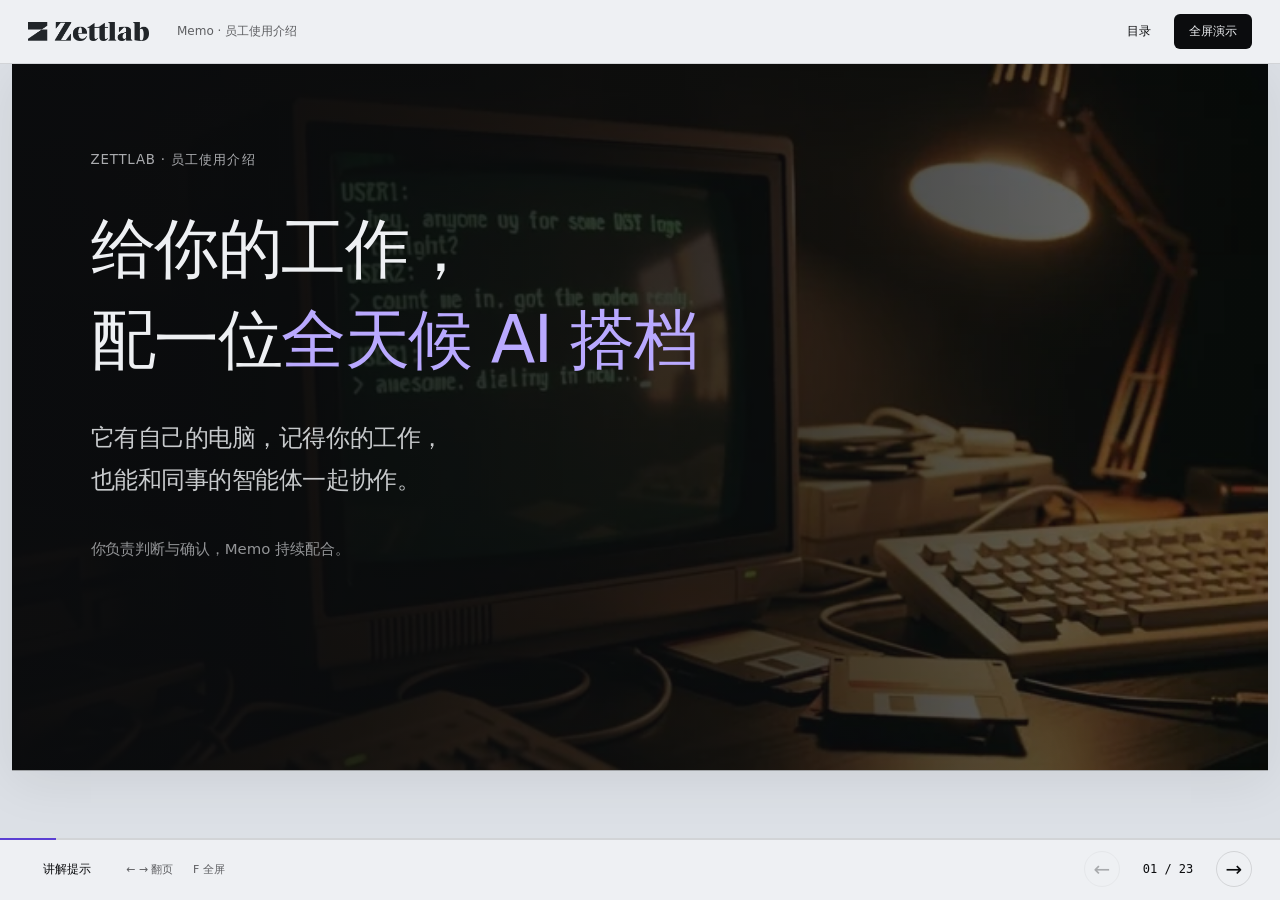
<file: employee-briefing.html>
<!doctype html><html lang="zh-CN"><head><meta charset="utf-8"><meta name="viewport" content="width=device-width, initial-scale=1, viewport-fit=cover"><title>Zettlab 员工使用介绍</title><meta name="description" content="认识你的 Memo AI 工作搭档：独立 AC 全天候运行、同事智能体协作、员工自主选择数据汇入 NAS，持续积累个人工作上下文。"><link rel="icon" href="favicon.png"><link rel="stylesheet" href="assets/ui/base.css"><link rel="stylesheet" href="assets/ui/window/fragment.css"><link rel="stylesheet" href="assets/ui/doc/fragment.css"><link rel="stylesheet" href="assets/collaboration.css?v=20261112-network"><link rel="stylesheet" href="assets/briefing/deck.css?v=20261112-customer"><link rel="stylesheet" href="assets/briefing/employee.css?v=20261116-real-cases"><script defer src="assets/briefing/employee.js?v=20261116-real-cases"></script></head><body data-deck-audience="员工使用介绍"><header class="deck-header"><img src="assets/brand/zettlab-logo.png" width="121" height="20" alt="Zettlab"><span class="deck-label">Memo · 员工使用介绍</span><div class="header-tools"><button type="button" data-outline aria-haspopup="dialog">目录</button><button type="button" data-fullscreen aria-pressed="false">全屏演示</button></div></header><main class="deck-stage" aria-label="Zettlab 员工介绍幻灯片"><div class="deck-canvas"><section class="slide slide-cover employee-cover" id="welcome" data-title="你的 AI 工作搭档" aria-labelledby="slide-title-0" hidden><div class="slide-inner"><video class="cover-video" muted loop playsinline preload="metadata" poster="assets/video/hero-terminal-poster.webp" aria-hidden="true"><source src="assets/video/hero-terminal.mp4" type="video/mp4"></video><div class="cover-copy"><p class="eyebrow">ZETTLAB · 员工使用介绍</p><h1 id="slide-title-0">给你的工作，<br>配一位<span>全天候 AI 搭档</span></h1><p class="cover-lead">它有自己的电脑，记得你的工作，<br>也能和同事的智能体一起协作。</p><p class="cover-foot">你负责判断与确认，Memo 持续配合。</p></div></div></section>
<section class="slide employee-differences" id="difference" data-title="已经在用 AI，还能多获得什么" aria-labelledby="slide-title-1" hidden><div class="slide-inner"><div class="slide-heading"><h2 id="slide-title-1">已经在用 AI，<span>还能多获得什么</span></h2><p class="lead">在 WorkBuddy、Codex 等工具能力之外，这套方案把日常运行与团队协作环境一起准备好。</p></div><div class="difference-list"><button class="difference-item" type="button" data-slide="computer"><span>01</span><div><h3>AI 有自己的电脑</h3><p>你继续用电脑，AC 全天候执行。</p></div><i aria-hidden="true">↗</i></button><button class="difference-item" type="button" data-slide="twin"><span>02</span><div><h3>同事的智能体，也能协作</h3><p>你用同事的，同事也能用你的。</p></div><i aria-hidden="true">↗</i></button><button class="difference-item" type="button" data-slide="data"><span>03</span><div><h3>关键资料，选择汇入 NAS</h3><p>你管理数据，团队按授权调用。</p></div><i aria-hidden="true">↗</i></button><button class="difference-item" type="button" data-slide="context"><span>04</span><div><h3>越用，越了解你的工作</h3><p>连接常用工具，积累工作上下文。</p></div><i aria-hidden="true">↗</i></button></div><p class="employee-footnote">工具接入以实际配置为准。这里比较完整的使用方案。</p></div></section>
<section class="slide employee-computer" id="computer" data-title="给 AI 一台独立电脑" aria-labelledby="slide-title-2" hidden><div class="slide-inner"><div class="slide-heading"><h2 id="slide-title-2">它有自己的电脑，<span>你照常工作</span></h2><p class="lead">AC 7×24 小时运行，持续处理约定的任务，不占用你的操作界面。</p></div><div class="computer-layout"><figure class="hardware-scene"><img src="assets/hardware/memo-desk.webp" alt="Zettlab Memo 独立 Agent Computer 放置在办公桌上" width="1200" height="900"><figcaption>Agent Computer · 专属运行主机</figcaption></figure><div class="computer-copy"><div class="always-on"><strong>24<span>h</span></strong><p>工作有人接着做</p></div><div class="shift-row"><span>白天</span><div><h3>你处理客户，它整理资料</h3><p>查订单、找文件、准备回复，在 AC 上进行。</p></div></div><div class="shift-row"><span>离开工位后</span><div><h3>约定的任务，继续执行</h3><p>跟踪进展，汇总变化，等你回来确认。</p></div></div><small>持续运行需要 AC 保持供电、联网及相关服务可用。</small></div></div></div></section>
<section class="slide slide-network" id="collaboration" data-title="你和同事的新协作网络" aria-labelledby="slide-title-3" hidden><div class="slide-inner"><div class="slide-heading"><h2 id="slide-title-3">你有专属 AC，<span>也连着同事的智能体</span></h2><p class=lead>AC 持续配合个人工作，智能体之间协作。关键数据经你选择后汇入 NAS。</p></div><div class="collaboration-network" role="img" aria-label="员工协作网络：每位员工与专属 AC 双向协作，可以按授权使用同事的智能体。员工选择哪些关键工作数据汇入 NAS，供授权成员调用。">
<div class="network-columns" aria-hidden="true"><span>员工负责决策</span><span>AC 持续执行与记忆</span><span>NAS 沉淀企业资产</span></div>
<div class="network-board">
<svg class="network-wires network-wires--desktop" viewBox="0 0 1100 500" preserveAspectRatio="none" aria-hidden="true"><defs><marker id="network-arrow" viewBox="0 0 8 8" refX="4" refY="4" markerWidth="5" markerHeight="5" orient="auto-start-reverse"><path d="M1 1 7 4 1 7" fill="none" stroke="currentColor" stroke-width="1.4"/></marker></defs><g class="network-wire-pair"><path d="M264 79H372"/><path d="M264 239H372"/><path d="M264 399H372"/></g><g class="network-wire-asset"><path d="M705 79H745Q775 79 775 109V209Q775 239 815 239"/><path d="M705 239H815"/><path d="M705 399H745Q775 399 775 369V269Q775 239 815 239"/></g><path class="network-wire-peer" d="M682 142V336"/><g class="network-wire-flow"><path d="M264 79H372"/><path d="M264 239H372"/><path d="M264 399H372"/><path d="M705 79H745Q775 79 775 109V209Q775 239 815 239"/><path d="M705 399H745Q775 399 775 369V269Q775 239 815 239"/></g></svg>
<div class="network-member" style="--row:0"><img src="assets/avatars/employee-01.jpg" alt="" width="56" height="56" loading="lazy"><div><strong>销售同事</strong><span>判断方向 · 确认关键动作</span></div></div>
<div class="network-ac" style="--row:0"><div class="network-ac__device" aria-hidden="true"><img src="assets/brand/zettlab-mark.png" alt="" width="26" height="26"></div><div><strong>专属 AC <em>7×24h</em></strong><span>询盘整理、客户跟进</span><small>客户往来与报价记录</small></div></div><div class="network-member" style="--row:1"><img src="assets/avatars/employee-02.jpg" alt="" width="56" height="56" loading="lazy"><div><strong>运营同事</strong><span>判断方向 · 确认关键动作</span></div></div>
<div class="network-ac" style="--row:1"><div class="network-ac__device" aria-hidden="true"><img src="assets/brand/zettlab-mark.png" alt="" width="26" height="26"></div><div><strong>专属 AC <em>7×24h</em></strong><span>内容整理、市场研究</span><small>产品资料与运营经验</small></div></div><div class="network-member" style="--row:2"><img src="assets/avatars/employee-03.jpg" alt="" width="56" height="56" loading="lazy"><div><strong>财务同事</strong><span>判断方向 · 确认关键动作</span></div></div>
<div class="network-ac" style="--row:2"><div class="network-ac__device" aria-hidden="true"><img src="assets/brand/zettlab-mark.png" alt="" width="26" height="26"></div><div><strong>专属 AC <em>7×24h</em></strong><span>单证归档、经营汇总</span><small>订单单证与核对规则</small></div></div>
<div class="network-peer-label">AC 之间传递信息</div>
<div class="network-nas"><img src="assets/hardware/nas-d6.webp" alt="Zettlab 企业 NAS" width="240" height="180" loading="lazy"><strong>企业 NAS</strong><span>客户 · 订单 · 知识 · 工作成果</span><div>选择汇集的工作资产<small>员工选择上传，按授权调用</small></div></div>
</div>
<div class="network-context"><span><b>个人上下文</b> AC 持续积累你的工作上下文<small>覆盖已接入的邮件、沟通、文件和执行记录</small></span><span><b>团队协作</b> 成员可使用彼此授权的智能体<small>个人决定共享范围，关键动作由人确认</small></span></div>
</div></div></section>
<section class="slide employee-context" id="context" data-title="连接工具，积累个人工作上下文" aria-labelledby="slide-title-4" hidden><div class="slide-inner"><div class="slide-heading"><h2 id="slide-title-4">连接你的工具，<span>记住工作的来龙去脉</span></h2><p class="lead">在你授权接入的范围内，全天候记录工作过程，逐步了解你的工作方式。</p></div><div class="context-layout"><div class="context-inputs"><p class="panel-kicker">熟悉的工具与工作来源</p><div class="tool-sources"><span>飞书与工作沟通</span><span>邮件与客户往来</span><span>文件与业务系统</span><span>浏览器与研究资料</span></div><ol class="work-history"><li><time>09:10</time><div><strong>客户补充了交期要求</strong><span>保留需求与沟通背景</span></div></li><li><time>11:30</time><div><strong>你调整了报价方案</strong><span>留下调整依据和待确认项</span></div></li><li><time>16:20</time><div><strong>同事发来新的物流节点</strong><span>关联到同一个客户与订单</span></div></li></ol><small>接入与记录范围由你确认 · 工作过程示意</small></div><div class="context-outcome"><p class="panel-kicker">下次继续，不必重新讲背景</p><div class="context-question">Memo，张总昨天追加的要求是什么？</div><p class="context-answer">他希望提前收到第一批货。<strong>你已把方案改成分批交付</strong>，目前待确认的是首批数量和物流安排。</p><p class="context-source">依据：已接入的沟通记录与报价修改</p><div class="context-value"><strong>用得越久，越了解你</strong><p>常用表达、工作习惯和处理经验，逐步形成个人工作上下文。</p></div></div></div></div></section>
<section class="slide employee-data" id="data" data-title="数据由你管理，关键内容汇入 NAS" aria-labelledby="slide-title-5" hidden><div class="slide-inner"><div class="slide-heading"><h2 id="slide-title-5">哪些资料进入 NAS，<span>由你选择</span></h2><p class="lead">个人工作数据由你管理。关键内容汇集后，团队随时按授权调用，减少重复解释与传文件。</p></div><div class="data-layout"><div class="personal-data"><div class="data-panel-head"><h3>我的工作记录</h3><span>选择共享示意</span></div><div class="data-choices"><label class="data-choice"><input type="checkbox" data-upload-choice value="已确认的报价方案" checked><span class="choice-check" aria-hidden="true"></span><span><strong>已确认的报价方案</strong><small>报价依据与交付条件</small></span></label><label class="data-choice"><input type="checkbox" data-upload-choice value="本周物流异常清单" checked><span class="choice-check" aria-hidden="true"></span><span><strong>本周物流异常清单</strong><small>订单节点与跟进记录</small></span></label><label class="data-choice"><input type="checkbox" data-upload-choice value="个人工作笔记"><span class="choice-check" aria-hidden="true"></span><span><strong>个人工作笔记</strong><small>个人整理与未完成思考</small></span></label><label class="data-choice"><input type="checkbox" data-upload-choice value="尚未确认的邮件草稿"><span class="choice-check" aria-hidden="true"></span><span><strong>尚未确认的邮件草稿</strong><small>准备中的对外回复</small></span></label></div><p class="data-choice-hint">勾选内容，查看 NAS 中的共享资料示意。</p></div><div class="nas-data"><img src="assets/hardware/nas-d6.webp" alt="企业 NAS" width="360" height="360"><div class="nas-data-title"><h3>企业 NAS</h3><span data-share-count>已选择 2 项</span></div><ul data-share-list aria-live="polite"><li>已确认的报价方案</li><li>本周物流异常清单</li></ul><p>供你及获得授权的同事、智能体调用</p></div></div><p class="data-control-statement">记录范围、上传内容与共享范围，<strong>由员工掌握。</strong></p></div></section>
<section class="slide " id="twin" data-title="你可以使用同事的智能体" aria-labelledby="slide-title-6" hidden><div class="slide-inner"><div class="slide-heading"><h2 id="slide-title-6">你用同事的智能体，<span>同事也能用你的</span></h2><p class=lead>获得授权后，先向同事的智能体了解进展和背景，让协作接得上。</p></div><div class="twin-layout"><div class="conversation"><div class="person"><img src="assets/avatars/employee-01.jpg" alt="" width="52" height="52"><div><strong>李娜的分身</strong><span>工作记录与确认过的知识</span></div></div><p class="question">张总的订单，答应过哪天发货？</p><div class="answer">10 月 14 日拜访时，李娜答应<br><strong>11 月 20 日前发货</strong>，<br>前提是 11 月 5 日前收到定金。<small>依据：拜访录音 23:40 / 合同第 4 条</small></div><span class="example-label">协作示意</span></div><div class="twin-points"><h3>同事的经验，<br>可以接着用</h3><dl><div><dt>回答带着依据</dt><dd>文件、原话或录音时间点可以回查。</dd></div><div><dt>共享范围由本人掌握</dt><dd>谁能调用、可引用哪些资料，由你选择。</dd></div><div><dt>需要新决定时，交回本人</dt><dd>已有记录可引用，新承诺与关键动作仍需确认。</dd></div></dl></div></div></div></section>
<section class="slide slide-role-overview employee-expanded-overview" id="roles" data-title="Memo 已经能配合这些岗位" aria-labelledby="slide-title-7" hidden><div class="slide-inner"><div class="slide-heading"><p class="eyebrow">AC × 业务岗位</p><h2 id="slide-title-7">Memo 已经能配合这些岗位</h2><p class="lead">选一个熟悉的场景，看看你怎么提需求、Memo 怎么接手。</p></div><div class="role-map"><button type="button" class="role-map-item" data-slide="logistics"><div class="role-map-person"><img src="assets/avatars/employee-01.jpg" alt="" width="52" height="52"><span>专属 AC · 7×24 小时</span><span aria-hidden="true">↗</span></div><h3>物流履约</h3><p>查订单 · 盯轨迹 · 跟异常</p></button><button type="button" class="role-map-item" data-slide="customers"><div class="role-map-person"><img src="assets/avatars/employee-02.jpg" alt="" width="52" height="52"><span>专属 AC · 7×24 小时</span><span aria-hidden="true">↗</span></div><h3>客户与售后</h3><p>分询盘 · 备回复 · 留档案</p></button><button type="button" class="role-map-item" data-slide="content"><div class="role-map-person"><img src="assets/avatars/employee-03.jpg" alt="" width="52" height="52"><span>专属 AC · 7×24 小时</span><span aria-hidden="true">↗</span></div><h3>内容运营</h3><p>找参考 · 写分镜 · 做复盘</p></button><button type="button" class="role-map-item" data-slide="finance"><div class="role-map-person"><img src="assets/avatars/employee-04.jpg" alt="" width="52" height="52"><span>专属 AC · 7×24 小时</span><span aria-hidden="true">↗</span></div><h3>财务与经营</h3><p>归单证 · 查缺件 · 出汇总</p></button><button type="button" class="role-map-item" data-slide="research"><div class="role-map-person"><img src="assets/avatars/employee-05.jpg" alt="" width="52" height="52"><span>专属 AC · 7×24 小时</span><span aria-hidden="true">↗</span></div><h3>竞品与用户研究</h3><p>看变化 · 理反馈 · 找需求</p></button><button type="button" class="role-map-item" data-slide="keywords"><div class="role-map-person"><img src="assets/avatars/employee-06.jpg" alt="" width="52" height="52"><span>专属 AC · 7×24 小时</span><span aria-hidden="true">↗</span></div><h3>关键词与投放</h3><p>查关键词 · 看趋势 · 提建议</p></button><button type="button" class="role-map-item" data-slide="development"><div class="role-map-person"><img src="assets/avatars/employee-07.jpg" alt="" width="52" height="52"><span>专属 AC · 7×24 小时</span><span aria-hidden="true">↗</span></div><h3>研发 · 截图提单</h3><p>识截图 · 判归属 · 建工单</p></button><button type="button" class="role-map-item" data-slide="code-review"><div class="role-map-person"><img src="assets/avatars/employee-08.jpg" alt="" width="52" height="52"><span>专属 AC · 7×24 小时</span><span aria-hidden="true">↗</span></div><h3>研发 · 代码协作</h3><p>做 Review · 跑检查 · 自动提交</p></button><button type="button" class="role-map-item" data-slide="onboarding"><div class="role-map-person"><img src="assets/avatars/employee-09.jpg" alt="" width="52" height="52"><span>专属 AC · 7×24 小时</span><span aria-hidden="true">↗</span></div><h3>人事 · 新人入职</h3><p>开账号 · 发手册 · 收资料</p></button></div><p class="role-map-summary">在飞书里提出需求，在熟悉的系统里接收结果。<span>你选择的关键工作记录与成果，可汇入企业 NAS。</span></p></div></section>
<section class="slide slide-role employee-role-slide" id="logistics" data-title="物流履约" aria-labelledby="slide-title-8" hidden><div class="slide-inner"><div class="slide-heading"><p class="eyebrow">物流履约 · 工作场景</p><h2 id="slide-title-8">客户问物流，进展随时可查</h2><p class="lead">查订单、跟轨迹，准备异常跟进。</p></div><div class="employee-role" data-role-demo><div class="employee-role-top"><div class="role-steps"><button class="role-step is-active" data-scene="0" type="button" aria-pressed="true"><span>01</span><div><strong>订单台账</strong><p>汇集订单、运单与负责人，直接查询进展。</p></div></button><button class="role-step " data-scene="1" type="button" aria-pressed="false"><span>02</span><div><strong>轨迹跟踪</strong><p>按约定频率更新节点，标记需跟进的异常。</p></div></button><button class="role-step " data-scene="2" type="button" aria-pressed="false"><span>03</span><div><strong>异常跟进</strong><p>准备提醒和客户邮件草稿，负责人确认后发送。</p></div></button></div><div class="role-view-switch" aria-label="选择场景视图"><button type="button" data-role-view="photo" aria-pressed="true">办公实景</button><button type="button" data-role-view="evidence" aria-pressed="false">工作界面</button></div></div><div class="employee-role-body"><div class="employee-visual"><figure class="employee-scene-photo" data-role-photo><img src="assets/employee-scenes/logistics.webp" alt="AI 生成的物流履约员工办公场景" width="1536" height="1024"><figcaption><span>物流履约</span><strong>客户在等答复时，你直接问 Memo。</strong><small>AI 生成场景图</small></figcaption></figure><div class="role-preview" data-role-evidence hidden><div class="preview-bar"><span>Zettlab / 物流履约</span><span>功能示意</span></div><section class="brief-scene" id="brief-scene-logistics-0" aria-label="订单台账演示">
                  <div class="feature-scene__head"><p>订单 · 运单 · 负责人</p><h4>订单状态看板</h4></div>
                  <div class="feature-scene__body"><div class="fd-table-wrap"><table class="fd-table"><thead><tr><th scope="col">订单 / 客户</th><th scope="col">当前节点</th><th scope="col">负责人</th></tr></thead><tbody><tr><td>SO-2618 <small>North Studio</small></td><td><span class="fd-badge ">运输中</span><small>洛杉矶转运中心 · 预计 11/14</small></td><td>销售 A</td></tr><tr><td>SO-2617 <small>Atlas Lab</small></td><td><span class="fd-badge is-warn">清关待跟进</span></td><td>销售 B</td></tr><tr><td>SO-2616 <small>Field Works</small></td><td><span class="fd-badge ">已签收</span></td><td>销售 A</td></tr></tbody></table></div><div class="fd-note"><span class="fd-spark" aria-hidden="true">✧</span><div><strong>在飞书里直接问</strong><p>“查一下 SO-2618” → 返回运单、产品、当前状态与负责人。</p></div></div></div>
                </section><section class="brief-scene" id="brief-scene-logistics-1" aria-label="物流跟踪演示" hidden>
                  <div class="feature-scene__head"><p>轨迹同步 · 异常识别</p><h4>物流轨迹与异常</h4></div>
                  <div class="feature-scene__body"><div class="fd-split-meta"><div><small>SO-2617 / DHL</small><h4>清关节点待跟进</h4></div><span class="fd-badge is-warn">优先处理</span></div><ol class="fd-timeline"><li><i aria-hidden="true"></i><div><strong>已揽收</strong><span>物流轨迹已同步</span></div></li><li><i aria-hidden="true"></i><div><strong>到达目的地</strong><span>等待清关进展</span></div></li><li><i aria-hidden="true"></i><div><strong>清关无新节点</strong><span>达到团队设定的提醒阈值</span></div></li></ol><div class="fd-note"><span class="fd-spark" aria-hidden="true">✧</span><div><strong>按规则识别异常</strong><p>清关滞留、派送失败、地址异常，分别进入对应跟进队列。</p></div></div></div>
                </section><section class="brief-scene" id="brief-scene-logistics-2" aria-label="异常跟进演示" hidden>
                  <div class="feature-scene__head"><p>提醒 · 邮件草稿 · 处理记录</p><h4>待处理异常</h4></div>
                  <div class="feature-scene__body"><div class="fd-message"><div class="fd-message-head"><span class="fd-agent">Z</span><strong>物流 AI</strong><span>飞书提醒</span></div><h4>SO-2617 需要跟进清关</h4><p>已附最新轨迹与运单信息，请销售 B 联系客户确认清关材料。</p><span class="fd-badge is-warn">待负责人处理</span></div><div class="fd-draft"><small>英文邮件草稿 · 待审核</small><p>Your shipment requires customs clearance. Please check the required documents with the carrier.</p><div class="fd-draft-foot"><span>附：订单与物流信息</span><b>人工确认后发送 ↗</b></div></div></div>
                </section></div></div><div class="feishu-chat" role="group" aria-label="飞书与 Memo 对话示意"><div class="feishu-chat-header"><span class="memo-avatar" aria-hidden="true">M</span><div><strong>Memo</strong><span>飞书 · 你的 AI 工作伙伴</span></div><small>对话示意</small></div><div class="feishu-exchanges" aria-live="polite"><div class="feishu-exchange" data-chat-scene="0"><div class="chat-message chat-message-user"><img src="assets/avatars/employee-01.jpg" width="34" height="34" alt=""><div><span class="chat-sender">林晓 · 物流</span><p>Memo，SO-2618 的物流到哪了？</p></div></div><div class="chat-message chat-message-memo"><span class="memo-avatar" aria-hidden="true">M</span><div><span class="chat-sender">Memo</span><p>SO-2618 已到<strong>洛杉矶转运中心</strong>，目前运输中，预计 <strong>11 月 14 日</strong>送达。跟进负责人是销售 A。</p><small class="chat-source">订单台账 · 关联运单</small></div></div></div><div class="feishu-exchange" data-chat-scene="1" hidden><div class="chat-message chat-message-user"><img src="assets/avatars/employee-01.jpg" width="34" height="34" alt=""><div><span class="chat-sender">林晓 · 物流</span><p>Memo，今天有哪些订单需要盯一下？</p></div></div><div class="chat-message chat-message-memo"><span class="memo-avatar" aria-hidden="true">M</span><div><span class="chat-sender">Memo</span><p>SO-2617（Atlas Lab）停在<strong>清关节点</strong>，已达到团队提醒阈值。我已标记优先处理，负责人是销售 B。</p><small class="chat-source">物流轨迹 · 异常规则</small></div></div></div><div class="feishu-exchange" data-chat-scene="2" hidden><div class="chat-message chat-message-user"><img src="assets/avatars/employee-01.jpg" width="34" height="34" alt=""><div><span class="chat-sender">林晓 · 物流</span><p>Memo，帮我准备 SO-2617 的跟进邮件。</p></div></div><div class="chat-message chat-message-memo"><span class="memo-avatar" aria-hidden="true">M</span><div><span class="chat-sender">Memo</span><p>清关提醒邮件已起草，并附上<strong>最新轨迹和运单信息</strong>。请销售 B 核对所需材料，确认后即可发送。</p><small class="chat-source">邮件草稿 · 待销售 B 确认</small></div></div></div></div></div></div></div></div></section>
<section class="slide slide-role employee-role-slide" id="customers" data-title="客户与售后" aria-labelledby="slide-title-9" hidden><div class="slide-inner"><div class="slide-heading"><p class="eyebrow">客户与售后 · 工作场景</p><h2 id="slide-title-9">询盘来了，回复资料先备齐</h2><p class="lead">整理询盘、准备草稿，交流进入客户档案。</p></div><div class="employee-role" data-role-demo><div class="employee-role-top"><div class="role-steps"><button class="role-step is-active" data-scene="0" type="button" aria-pressed="true"><span>01</span><div><strong>询盘整理</strong><p>识别语言、诉求与意向，辅助安排跟进顺序。</p></div></button><button class="role-step " data-scene="1" type="button" aria-pressed="false"><span>02</span><div><strong>回复草稿</strong><p>结合产品知识与历史交流，准备多语言回复。</p></div></button><button class="role-step " data-scene="2" type="button" aria-pressed="false"><span>03</span><div><strong>客户归档</strong><p>联系人、跟进与售后记录，汇入客户档案。</p></div></button></div><div class="role-view-switch" aria-label="选择场景视图"><button type="button" data-role-view="photo" aria-pressed="true">办公实景</button><button type="button" data-role-view="evidence" aria-pressed="false">工作界面</button></div></div><div class="employee-role-body"><div class="employee-visual"><figure class="employee-scene-photo" data-role-photo><img src="assets/employee-scenes/customers.webp" alt="AI 生成的客户与售后员工办公场景" width="1536" height="1024"><figcaption><span>客户与售后</span><strong>你把握客户需求，Memo 先整理背景。</strong><small>AI 生成场景图</small></figcaption></figure><div class="role-preview" data-role-evidence hidden><div class="preview-bar"><span>Zettlab / 客户与售后</span><span>功能示意</span></div><section class="brief-scene" id="brief-scene-customers-0" aria-label="询盘整理演示">
                  <div class="feature-scene__head"><p>Gmail · 已接入的会话渠道</p><h4>统一询盘工作台</h4></div>
                  <div class="feature-scene__body"><div class="fd-table-wrap"><table class="fd-table"><thead><tr><th scope="col">消息 / 意图</th><th scope="col">来源</th><th scope="col">跟进</th></tr></thead><tbody><tr><td>“Price and MOQ?”<small>询价 · 样品需求</small></td><td>Gmail</td><td><span class="fd-badge ">高意向</span></td></tr><tr><td>“Is it compatible?”<small>参数 · 兼容性</small></td><td>已接入会话</td><td><span class="fd-badge ">技术咨询</span></td></tr><tr><td>“Shipping update?”<small>交期 · 物流查询</small></td><td>Gmail</td><td><span class="fd-badge ">老客户</span></td></tr></tbody></table></div><div class="fd-note"><span class="fd-spark" aria-hidden="true">✧</span><div><strong>信息先整理好</strong><p>语言、意图、产品、联系信息与原消息一起保留。</p></div></div></div>
                </section><section class="brief-scene" id="brief-scene-customers-1" aria-label="客服回复演示" hidden>
                  <div class="feature-scene__head"><p>产品知识 · 历史交流 · 人工审核</p><h4>回复草稿</h4></div>
                  <div class="feature-scene__body"><div class="fd-question"><small>客户来信 · English</small><p>Could you share the MOQ and lead time?</p></div><div class="fd-draft"><small>AI 回复草稿</small><p>Thanks for your interest. I’ve prepared the MOQ and lead time details based on our current product information.</p><div class="fd-tags"><span>产品资料</span><span>报价口径</span><span>历史交流</span></div></div><div class="fd-note"><span class="fd-spark" aria-hidden="true">✧</span><div><strong>发送前，由你把关</strong><p>审核参数、报价和交期后，再把回复发给客户。</p></div></div></div>
                </section><section class="brief-scene" id="brief-scene-customers-2" aria-label="客户归档演示" hidden>
                  <div class="feature-scene__head"><p>询盘 · 订单 · 售后历史</p><h4>客户交互档案</h4></div>
                  <div class="feature-scene__body"><div class="fd-profile"><img src="assets/avatars/employee-03.jpg" alt="" width="44" height="44"><div><h4>示例客户 · Alex</h4><p>企业询盘 / 跟进负责人：销售 A</p></div><span class="fd-badge ">报价中</span></div><ol class="fd-timeline"><li><i aria-hidden="true"></i><div><strong>首次询盘</strong><span>Gmail · 产品与应用场景已记录</span></div></li><li><i aria-hidden="true"></i><div><strong>沟通跟进</strong><span>样品与报价讨论，保留原文和附件</span></div></li><li><i aria-hidden="true"></i><div><strong>售后记录</strong><span>关联设备问题、处理过程与结果</span></div></li></ol><div class="fd-access">仅授权销售与管理层可见 <span>身份冲突交由人工复核</span></div></div>
                </section></div></div><div class="feishu-chat" role="group" aria-label="飞书与 Memo 对话示意"><div class="feishu-chat-header"><span class="memo-avatar" aria-hidden="true">M</span><div><strong>Memo</strong><span>飞书 · 你的 AI 工作伙伴</span></div><small>对话示意</small></div><div class="feishu-exchanges" aria-live="polite"><div class="feishu-exchange" data-chat-scene="0"><div class="chat-message chat-message-user"><img src="assets/avatars/employee-02.jpg" width="34" height="34" alt=""><div><span class="chat-sender">陈然 · 销售</span><p>Memo，新询盘里先跟进哪一封？</p></div></div><div class="chat-message chat-message-memo"><span class="memo-avatar" aria-hidden="true">M</span><div><span class="chat-sender">Memo</span><p>建议先看 Gmail 中询问<strong>价格与起订量</strong>的邮件，已归为高意向；兼容性问题归入技术咨询，物流查询关联老客户记录。</p><small class="chat-source">询盘工作台 · 原始邮件</small></div></div></div><div class="feishu-exchange" data-chat-scene="1" hidden><div class="chat-message chat-message-user"><img src="assets/avatars/employee-02.jpg" width="34" height="34" alt=""><div><span class="chat-sender">陈然 · 销售</span><p>Memo，帮我回复这封起订量和交期的询盘。</p></div></div><div class="chat-message chat-message-memo"><span class="memo-avatar" aria-hidden="true">M</span><div><span class="chat-sender">Memo</span><p>回复草稿已准备，引用了<strong>产品资料、报价口径和历史交流</strong>。起订量和交期需你核对，确认后再发给客户。</p><small class="chat-source">回复草稿 · 待销售确认</small></div></div></div><div class="feishu-exchange" data-chat-scene="2" hidden><div class="chat-message chat-message-user"><img src="assets/avatars/employee-02.jpg" width="34" height="34" alt=""><div><span class="chat-sender">陈然 · 销售</span><p>Memo，Alex 之前和我们聊过什么？</p></div></div><div class="chat-message chat-message-memo"><span class="memo-avatar" aria-hidden="true">M</span><div><span class="chat-sender">Memo</span><p>Alex 先通过 Gmail 咨询产品与应用场景，随后讨论了<strong>样品与报价</strong>，目前处于报价中。原邮件和附件已放进客户档案。</p><small class="chat-source">Alex 客户档案 · 沟通记录</small></div></div></div></div></div></div></div></div></section>
<section class="slide slide-role employee-role-slide" id="content" data-title="内容运营" aria-labelledby="slide-title-10" hidden><div class="slide-inner"><div class="slide-heading"><p class="eyebrow">内容运营 · 工作场景</p><h2 id="slide-title-10">拍摄之前，参考与分镜先准备好</h2><p class="lead">从创意研究到拍摄分镜，再接上内容复盘。</p></div><div class="employee-role" data-role-demo><div class="employee-role-top"><div class="role-steps"><button class="role-step is-active" data-scene="0" type="button" aria-pressed="true"><span>01</span><div><strong>创意研究</strong><p>按产品和市场筛选参考，拆解开头与表达方式。</p></div></button><button class="role-step " data-scene="1" type="button" aria-pressed="false"><span>02</span><div><strong>分镜脚本</strong><p>整理画面、口播、字幕与素材清单。</p></div></button><button class="role-step " data-scene="2" type="button" aria-pressed="false"><span>03</span><div><strong>内容周报</strong><p>比较已授权数据，归纳反馈与下期选题。</p></div></button></div><div class="role-view-switch" aria-label="选择场景视图"><button type="button" data-role-view="photo" aria-pressed="true">办公实景</button><button type="button" data-role-view="evidence" aria-pressed="false">工作界面</button></div></div><div class="employee-role-body"><div class="employee-visual"><figure class="employee-scene-photo" data-role-photo><img src="assets/employee-scenes/content.webp" alt="AI 生成的内容运营员工办公场景" width="1536" height="1024"><figcaption><span>内容运营</span><strong>你专注表达和拍摄，准备工作交给 Memo。</strong><small>AI 生成场景图</small></figcaption></figure><div class="role-preview" data-role-evidence hidden><div class="preview-bar"><span>Zettlab / 内容运营</span><span>功能示意</span></div><section class="brief-scene" id="brief-scene-content-0" aria-label="创意研究演示">
                  <div class="feature-scene__head"><p>产品 · 目标市场 · 行业</p><h4>创意参考库</h4></div>
                  <div class="feature-scene__body"><div class="fd-tags"><span>相机模块</span><span>美国市场</span><span>农业应用</span></div><div class="fd-video-grid"><div class="fd-video-tile"><div class="fd-video-art"><span class="fd-lens"></span><i>▷</i></div><strong>产品应用演示</strong><small>先展示场景，再解释功能</small></div><div class="fd-video-tile"><div class="fd-video-art is-alt"><span class="fd-lens"></span><i>▷</i></div><strong>功能对比测试</strong><small>同一场景，展示效果差异</small></div></div><div class="fd-note"><span class="fd-spark" aria-hidden="true">✧</span><div><strong>参考拆解</strong><p>开头钩子 → 场景铺垫 → 卖点呈现 → 行动引导。</p></div></div></div>
                </section><section class="brief-scene" id="brief-scene-content-1" aria-label="脚本策划演示" hidden>
                  <div class="feature-scene__head"><p>画面 · 口播 · 字幕</p><h4>分镜脚本</h4></div>
                  <div class="feature-scene__body"><div class="fd-table-wrap"><table class="fd-table"><thead><tr><th scope="col">镜头</th><th scope="col">画面</th><th scope="col">口播 / 字幕</th></tr></thead><tbody><tr><td>01</td><td>应用现场特写</td><td>用一个真实场景提出问题</td></tr><tr><td>02</td><td>产品操作与细节</td><td>展示解决问题的关键功能</td></tr><tr><td>03</td><td>结果前后对比</td><td>用可观察的变化说明价值</td></tr><tr><td>04</td><td>产品与使用环境</td><td>引导了解参数与适用场景</td></tr></tbody></table></div><div class="fd-note"><span class="fd-spark" aria-hidden="true">✧</span><div><strong>交给创作团队继续制作</strong><p>产品信息、镜头建议、口播和素材清单一起整理。</p></div></div></div>
                </section><section class="brief-scene" id="brief-scene-content-2" aria-label="内容复盘演示" hidden>
                  <div class="feature-scene__head"><p>表现对比 · 评论归纳 · 选题建议</p><h4>内容周报</h4></div>
                  <div class="feature-scene__body"><div class="fd-metric-grid"><div><small>发布内容</small><strong>3 <em>条</em></strong></div><div><small>表现趋势</small><strong>↗ <em>较上周</em></strong></div><div><small>高频反馈</small><strong>应用场景</strong></div></div><div class="fd-chart" aria-label="示例数据趋势"><div class="fd-bar-col"><span class="fd-bar" style="--bar-height:52%"></span><small>视频 A</small></div><div class="fd-bar-col"><span class="fd-bar" style="--bar-height:85%"></span><small>视频 B</small></div><div class="fd-bar-col"><span class="fd-bar" style="--bar-height:66%"></span><small>视频 C</small></div></div><div class="fd-note"><span class="fd-spark" aria-hidden="true">✧</span><div><strong>下周选题建议</strong><p>围绕评论里反复出现的使用问题，增加一条场景演示与一条操作说明。</p></div></div></div>
                </section></div></div><div class="feishu-chat" role="group" aria-label="飞书与 Memo 对话示意"><div class="feishu-chat-header"><span class="memo-avatar" aria-hidden="true">M</span><div><strong>Memo</strong><span>飞书 · 你的 AI 工作伙伴</span></div><small>对话示意</small></div><div class="feishu-exchanges" aria-live="polite"><div class="feishu-exchange" data-chat-scene="0"><div class="chat-message chat-message-user"><img src="assets/avatars/employee-03.jpg" width="34" height="34" alt=""><div><span class="chat-sender">许宁 · 内容</span><p>Memo，相机模块的美国市场视频怎么拍？</p></div></div><div class="chat-message chat-message-memo"><span class="memo-avatar" aria-hidden="true">M</span><div><span class="chat-sender">Memo</span><p>可先看<strong>应用演示</strong>和<strong>功能对比</strong>两类参考。建议用农业现场开头，再展示操作与效果；参考和结构拆解已整理好。</p><small class="chat-source">创意参考库 · 产品资料</small></div></div></div><div class="feishu-exchange" data-chat-scene="1" hidden><div class="chat-message chat-message-user"><img src="assets/avatars/employee-03.jpg" width="34" height="34" alt=""><div><span class="chat-sender">许宁 · 内容</span><p>Memo，把这个思路整理成拍摄分镜。</p></div></div><div class="chat-message chat-message-memo"><span class="memo-avatar" aria-hidden="true">M</span><div><span class="chat-sender">Memo</span><p>已整理为四个镜头：<strong>现场问题 → 产品操作 → 效果对比 → 使用场景</strong>。每个镜头都附画面、口播和字幕建议。</p><small class="chat-source">分镜脚本 · 素材清单</small></div></div></div><div class="feishu-exchange" data-chat-scene="2" hidden><div class="chat-message chat-message-user"><img src="assets/avatars/employee-03.jpg" width="34" height="34" alt=""><div><span class="chat-sender">许宁 · 内容</span><p>Memo，下周内容优先做什么？</p></div></div><div class="chat-message chat-message-memo"><span class="memo-avatar" aria-hidden="true">M</span><div><span class="chat-sender">Memo</span><p>本周 3 条内容里，反馈集中在<strong>应用场景与使用问题</strong>。建议下周补一条场景演示和一条操作说明，周报已汇总。</p><small class="chat-source">内容周报 · 评论归纳</small></div></div></div></div></div></div></div></div></section>
<section class="slide slide-role employee-role-slide" id="finance" data-title="财务与经营" aria-labelledby="slide-title-11" hidden><div class="slide-inner"><div class="slide-heading"><p class="eyebrow">财务与经营 · 工作场景</p><h2 id="slide-title-11">核对单证，先知道缺哪一份</h2><p class="lead">归类文件、检查缺件，整理经营汇总。</p></div><div class="employee-role" data-role-demo><div class="employee-role-top"><div class="role-steps"><button class="role-step is-active" data-scene="0" type="button" aria-pressed="true"><span>01</span><div><strong>单证归类</strong><p>按订单、客户和月份整理合同、发票等资料。</p></div></button><button class="role-step " data-scene="1" type="button" aria-pressed="false"><span>02</span><div><strong>缺件检查</strong><p>按业务清单提醒补交，整理月度归档包。</p></div></button><button class="role-step " data-scene="2" type="button" aria-pressed="false"><span>03</span><div><strong>经营复盘</strong><p>汇总询盘、订单、履约与客户反馈。</p></div></button></div><div class="role-view-switch" aria-label="选择场景视图"><button type="button" data-role-view="photo" aria-pressed="true">办公实景</button><button type="button" data-role-view="evidence" aria-pressed="false">工作界面</button></div></div><div class="employee-role-body"><div class="employee-visual"><figure class="employee-scene-photo" data-role-photo><img src="assets/employee-scenes/finance.webp" alt="AI 生成的财务与经营员工办公场景" width="1536" height="1024"><figcaption><span>财务与经营</span><strong>你核对业务，Memo 先把资料排清楚。</strong><small>AI 生成场景图</small></figcaption></figure><div class="role-preview" data-role-evidence hidden><div class="preview-bar"><span>Zettlab / 财务与经营</span><span>功能示意</span></div><section class="brief-scene" id="brief-scene-finance-0" aria-label="单证整理演示">
                  <div class="feature-scene__head"><p>合同 · 发票 · 付款凭证 · 面单</p><h4>订单单证夹</h4></div>
                  <div class="feature-scene__body"><div class="fd-folder"><span aria-hidden="true">▱</span><div><strong>11 月 / SO-2618 / 示例客户</strong><small>文件按订单与客户归集</small></div></div><div class="fd-row"><span>合同</span><strong>Contract.pdf</strong><span class="fd-badge ">已归类</span></div><div class="fd-row"><span>商业发票</span><strong>CI.pdf</strong><span class="fd-badge ">已归类</span></div><div class="fd-row"><span>付款凭证</span><strong>Payment.pdf</strong><span class="fd-badge ">已归类</span></div><div class="fd-row"><span>国际物流面单</span><strong>Waybill.pdf</strong><span class="fd-badge ">已归类</span></div><div class="fd-note"><span class="fd-spark" aria-hidden="true">✧</span><div><strong>纸质单据也能归档</strong><p>先由人工上传，再识别类型并关联订单。</p></div></div></div>
                </section><section class="brief-scene" id="brief-scene-finance-1" aria-label="归档检查演示" hidden>
                  <div class="feature-scene__head"><p>按订单核对 · 按月份归档</p><h4>单证齐备度</h4></div>
                  <div class="feature-scene__body"><div class="fd-split-meta"><div><small>SO-2618 / 归档检查</small><h4>还差一份国内面单</h4></div><strong class="fd-large">4<span>/5</span></strong></div><div class="fd-progress"><i style="width:80%"></i></div><div class="fd-row"><span>合同 / CI / 付款凭证</span><strong>已齐备</strong></div><div class="fd-row"><span>国际物流面单</span><strong>已归档</strong></div><div class="fd-row"><span>国内物流面单</span><strong>待补交</strong><span class="fd-badge is-warn">提醒负责人</span></div><div class="fd-row"><span>报关单</span><strong>按订单规则核对</strong></div><div class="fd-note"><span class="fd-spark" aria-hidden="true">✧</span><div><strong>月底归档包</strong><p>按订单号、客户与下单月份整理，交付财务核对。</p></div></div></div>
                </section><section class="brief-scene" id="brief-scene-finance-2" aria-label="月度复盘演示" hidden>
                  <div class="feature-scene__head"><p>询盘 · 订单 · 履约 · 反馈</p><h4>月度经营复盘</h4></div>
                  <div class="feature-scene__body"><div class="fd-metric-grid"><div><small>询盘与转化</small><strong>渠道分布</strong></div><div><small>订单与履约</small><strong>交付表现</strong></div><div><small>客户反馈</small><strong>高频问题</strong></div></div><div class="fd-chart" aria-label="示例数据趋势"><div class="fd-bar-col"><span class="fd-bar" style="--bar-height:66%"></span><small>询盘</small></div><div class="fd-bar-col"><span class="fd-bar" style="--bar-height:82%"></span><small>订单</small></div><div class="fd-bar-col"><span class="fd-bar" style="--bar-height:74%"></span><small>履约</small></div><div class="fd-bar-col"><span class="fd-bar" style="--bar-height:49%"></span><small>反馈</small></div></div><div class="fd-report"><small>月度复盘摘要</small><h4>从记录，找到改进方向</h4><p>汇总询盘、订单和物流数据；将邮件与售后反馈中的共性问题，整理成下一步行动。</p></div></div>
                </section></div></div><div class="feishu-chat" role="group" aria-label="飞书与 Memo 对话示意"><div class="feishu-chat-header"><span class="memo-avatar" aria-hidden="true">M</span><div><strong>Memo</strong><span>飞书 · 你的 AI 工作伙伴</span></div><small>对话示意</small></div><div class="feishu-exchanges" aria-live="polite"><div class="feishu-exchange" data-chat-scene="0"><div class="chat-message chat-message-user"><img src="assets/avatars/employee-04.jpg" width="34" height="34" alt=""><div><span class="chat-sender">周悦 · 财务</span><p>Memo，SO-2618 的单证整理好了吗？</p></div></div><div class="chat-message chat-message-memo"><span class="memo-avatar" aria-hidden="true">M</span><div><span class="chat-sender">Memo</span><p>合同、商业发票、付款凭证和国际物流面单已归类，放在<strong>11 月 / SO-2618</strong>文件夹中，可按订单回查。</p><small class="chat-source">订单单证夹 · 已归类文件</small></div></div></div><div class="feishu-exchange" data-chat-scene="1" hidden><div class="chat-message chat-message-user"><img src="assets/avatars/employee-04.jpg" width="34" height="34" alt=""><div><span class="chat-sender">周悦 · 财务</span><p>Memo，SO-2618 归档还缺什么？</p></div></div><div class="chat-message chat-message-memo"><span class="memo-avatar" aria-hidden="true">M</span><div><span class="chat-sender">Memo</span><p>按当前检查清单，已齐备 <strong>4 / 5 项</strong>，还差国内物流面单。缺件已标记，补齐后可一起放入月度归档包。</p><small class="chat-source">单证检查清单 · 待补交项</small></div></div></div><div class="feishu-exchange" data-chat-scene="2" hidden><div class="chat-message chat-message-user"><img src="assets/avatars/employee-04.jpg" width="34" height="34" alt=""><div><span class="chat-sender">周悦 · 财务</span><p>Memo，这个月的经营复盘帮我汇总一下。</p></div></div><div class="chat-message chat-message-memo"><span class="memo-avatar" aria-hidden="true">M</span><div><span class="chat-sender">Memo</span><p>已按<strong>询盘转化、订单履约、客户反馈</strong>三个部分整理。共性问题与下一步行动一并列出，原始记录可回查。</p><small class="chat-source">月度经营复盘 · 业务记录</small></div></div></div></div></div></div></div></div></section>
<section class="slide slide-role employee-role-slide" id="research" data-title="竞品与用户研究" aria-labelledby="slide-title-12" hidden><div class="slide-inner"><div class="slide-heading"><p class="eyebrow">竞品与用户研究 · 工作场景</p><h2 id="slide-title-12">讨论产品之前，变化与反馈有依据</h2><p class="lead">持续整理竞品变化、用户声音与改进项。</p></div><div class="employee-role" data-role-demo><div class="employee-role-top"><div class="role-steps"><button class="role-step is-active" data-scene="0" type="button" aria-pressed="true"><span>01</span><div><strong>竞品监控</strong><p>按清单检查可访问页面，保留前后差异。</p></div></button><button class="role-step " data-scene="1" type="button" aria-pressed="false"><span>02</span><div><strong>用户声音</strong><p>归纳已授权反馈，按主题整理共性问题。</p></div></button><button class="role-step " data-scene="2" type="button" aria-pressed="false"><span>03</span><div><strong>改进建议</strong><p>形成可核验的需求与改进清单。</p></div></button></div><div class="role-view-switch" aria-label="选择场景视图"><button type="button" data-role-view="photo" aria-pressed="true">办公实景</button><button type="button" data-role-view="evidence" aria-pressed="false">工作界面</button></div></div><div class="employee-role-body"><div class="employee-visual"><figure class="employee-scene-photo" data-role-photo><img src="assets/employee-scenes/research.webp" alt="AI 生成的竞品与用户研究员工办公场景" width="1536" height="1024"><figcaption><span>竞品与用户研究</span><strong>你判断产品方向，Memo 准备来源和线索。</strong><small>AI 生成场景图</small></figcaption></figure><div class="role-preview" data-role-evidence hidden><div class="preview-bar"><span>Zettlab / 竞品与用户研究</span><span>功能示意</span></div><section class="brief-scene" id="brief-scene-research-0" aria-label="竞品监控演示">
                  <div class="feature-scene__head"><p>价格 · 产品信息 · 公告</p><h4>竞品变化记录</h4></div>
                  <div class="feature-scene__body"><div class="fd-table-wrap"><table class="fd-table"><thead><tr><th scope="col">监控页面</th><th scope="col">发现变化</th><th scope="col">留存依据</th></tr></thead><tbody><tr><td>竞品 A / 产品页</td><td>价格字段变化</td><td><span class="fd-badge ">前后快照</span></td></tr><tr><td>竞品 B / 公告</td><td>发布新品信息</td><td><span class="fd-badge ">原文链接</span></td></tr><tr><td>行业论坛 / 订阅</td><td>新增相关讨论</td><td><span class="fd-badge ">主题摘要</span></td></tr></tbody></table></div><div class="fd-diff"><span><small>上次记录</small>产品信息 V1</span><i>→</i><span><small>本次记录</small>产品信息 V2</span></div><div class="fd-note"><span class="fd-spark" aria-hidden="true">✧</span><div><strong>只把有变化的内容交给你</strong><p>保留来源与更新时间，便于团队进一步核实。</p></div></div></div>
                </section><section class="brief-scene" id="brief-scene-research-1" aria-label="用户调研演示" hidden>
                  <div class="feature-scene__head"><p>反馈归类 · 原文依据</p><h4>用户声音看板</h4></div>
                  <div class="feature-scene__body"><div class="fd-tags"><span>Reddit / 论坛</span><span>电商评论</span><span>已授权社区</span></div><div class="fd-voice"><small>产品功能</small><p>“希望可以更方便地接入现有设备。”</p><span>归纳：兼容性与接入说明</span></div><div class="fd-voice"><small>使用文档</small><p>“安装步骤能否再详细一点？”</p><span>归纳：上手教程与操作示例</span></div><div class="fd-note"><span class="fd-spark" aria-hidden="true">✧</span><div><strong>示例反馈归类</strong><p>去重、翻译、分主题，保留原文供回查。</p></div></div></div>
                </section><section class="brief-scene" id="brief-scene-research-2" aria-label="需求挖掘演示" hidden>
                  <div class="feature-scene__head"><p>主题洞察 · 优先级 · 反馈依据</p><h4>产品改进建议</h4></div>
                  <div class="feature-scene__body"><div class="fd-table-wrap"><table class="fd-table"><thead><tr><th scope="col">需求主题</th><th scope="col">改进方向</th><th scope="col">交给谁</th></tr></thead><tbody><tr><td>兼容性反馈</td><td>补充适配清单</td><td>产品团队</td></tr><tr><td>安装与上手</td><td>完善图文教程</td><td>文档团队</td></tr><tr><td>售后共性问题</td><td>补充排查指引</td><td>客服团队</td></tr></tbody></table></div><div class="fd-evidence"><span>社媒讨论</span><span>电商评论</span><span>同类问题聚合</span><strong>→ 改进清单</strong></div><div class="fd-note"><span class="fd-spark" aria-hidden="true">✧</span><div><strong>建议有依据，团队做判断</strong><p>按频次与业务关注点排列，链接回具体反馈。</p></div></div></div>
                </section></div></div><div class="feishu-chat" role="group" aria-label="飞书与 Memo 对话示意"><div class="feishu-chat-header"><span class="memo-avatar" aria-hidden="true">M</span><div><strong>Memo</strong><span>飞书 · 你的 AI 工作伙伴</span></div><small>对话示意</small></div><div class="feishu-exchanges" aria-live="polite"><div class="feishu-exchange" data-chat-scene="0"><div class="chat-message chat-message-user"><img src="assets/avatars/employee-05.jpg" width="34" height="34" alt=""><div><span class="chat-sender">方远 · 产品</span><p>Memo，最近竞品有什么变化？</p></div></div><div class="chat-message chat-message-memo"><span class="memo-avatar" aria-hidden="true">M</span><div><span class="chat-sender">Memo</span><p>竞品 A 的产品页<strong>价格字段有变化</strong>，竞品 B 发布了新品公告。前后快照和原文链接已保留，可逐项核实。</p><small class="chat-source">竞品变化记录 · 页面快照</small></div></div></div><div class="feishu-exchange" data-chat-scene="1" hidden><div class="chat-message chat-message-user"><img src="assets/avatars/employee-05.jpg" width="34" height="34" alt=""><div><span class="chat-sender">方远 · 产品</span><p>Memo，用户最近主要在反馈什么？</p></div></div><div class="chat-message chat-message-memo"><span class="memo-avatar" aria-hidden="true">M</span><div><span class="chat-sender">Memo</span><p>已接入的反馈里，出现了<strong>设备兼容性</strong>和<strong>安装步骤不清楚</strong>两类问题。我已去重、分主题，并保留原文。</p><small class="chat-source">用户声音看板 · 原始反馈</small></div></div></div><div class="feishu-exchange" data-chat-scene="2" hidden><div class="chat-message chat-message-user"><img src="assets/avatars/employee-05.jpg" width="34" height="34" alt=""><div><span class="chat-sender">方远 · 产品</span><p>Memo，把这些反馈变成可跟进的改进项。</p></div></div><div class="chat-message chat-message-memo"><span class="memo-avatar" aria-hidden="true">M</span><div><span class="chat-sender">Memo</span><p>已整理三项：产品团队补充<strong>适配清单</strong>，文档团队完善图文教程，客服团队补充排查指引；每项均关联反馈依据。</p><small class="chat-source">产品改进清单 · 反馈依据</small></div></div></div></div></div></div></div></div></section>
<section class="slide slide-role employee-role-slide" id="keywords" data-title="关键词与投放" aria-labelledby="slide-title-13" hidden><div class="slide-inner"><div class="slide-heading"><p class="eyebrow">关键词与投放 · 工作场景</p><h2 id="slide-title-13">决定投放方向，先看清数据</h2><p class="lead">统一关键词口径，跟踪趋势，准备测试建议。</p></div><div class="employee-role" data-role-demo><div class="employee-role-top"><div class="role-steps"><button class="role-step is-active" data-scene="0" type="button" aria-pressed="true"><span>01</span><div><strong>关键词入库</strong><p>汇集搜索量、竞争程度与预估点击成本。</p></div></button><button class="role-step " data-scene="1" type="button" aria-pressed="false"><span>02</span><div><strong>趋势观察</strong><p>跟踪相对热度，分别呈现绝对搜索量。</p></div></button><button class="role-step " data-scene="2" type="button" aria-pressed="false"><span>03</span><div><strong>测试建议</strong><p>整理长尾词和日报，运营确认投放方向。</p></div></button></div><div class="role-view-switch" aria-label="选择场景视图"><button type="button" data-role-view="photo" aria-pressed="true">办公实景</button><button type="button" data-role-view="evidence" aria-pressed="false">工作界面</button></div></div><div class="employee-role-body"><div class="employee-visual"><figure class="employee-scene-photo" data-role-photo><img src="assets/employee-scenes/keywords.webp" alt="AI 生成的关键词与投放员工办公场景" width="1536" height="1024"><figcaption><span>关键词与投放</span><strong>你决定测试什么，Memo 先完成查数与整理。</strong><small>AI 生成场景图</small></figcaption></figure><div class="role-preview" data-role-evidence hidden><div class="preview-bar"><span>Zettlab / 关键词与投放</span><span>功能示意</span></div><section class="brief-scene" id="brief-scene-keywords-0" aria-label="关键词整理演示">
                  <div class="feature-scene__head"><p>月均搜索量 · 竞争程度 · 预估点击成本</p><h4>关键词工作台</h4></div>
                  <div class="feature-scene__body"><div class="fd-table-wrap"><table class="fd-table"><thead><tr><th scope="col">关键词</th><th scope="col">月均搜索量</th><th scope="col">竞争程度</th></tr></thead><tbody><tr><td>robot camera</td><td>1,000–10,000</td><td><span class="fd-badge ">中</span></td></tr><tr><td>agriculture camera</td><td>100–1,000</td><td><span class="fd-badge ">低</span></td></tr><tr><td>vision module</td><td>1,000–10,000</td><td><span class="fd-badge ">高</span></td></tr></tbody></table></div><div class="fd-access">示例市场：美国 <span>数据来源与更新时间随记录保留</span></div><div class="fd-note"><span class="fd-spark" aria-hidden="true">✧</span><div><strong>先对齐口径</strong><p>搜索量、竞争程度和预估点击成本，使用同一工具口径比较。</p></div></div></div>
                </section><section class="brief-scene" id="brief-scene-keywords-1" aria-label="趋势观察演示" hidden>
                  <div class="feature-scene__head"><p>相对热度 · 周期变化</p><h4>关键词趋势</h4></div>
                  <div class="feature-scene__body"><div class="fd-split-meta"><div><small>Google Trends / 相对热度示例</small><h4>观察需求变化</h4></div><span class="fd-badge ">持续跟踪</span></div><div class="fd-chart" aria-label="示例数据趋势"><div class="fd-bar-col"><span class="fd-bar" style="--bar-height:33%"></span><small>第 1 周</small></div><div class="fd-bar-col"><span class="fd-bar" style="--bar-height:42%"></span><small>第 2 周</small></div><div class="fd-bar-col"><span class="fd-bar" style="--bar-height:38%"></span><small>第 3 周</small></div><div class="fd-bar-col"><span class="fd-bar" style="--bar-height:59%"></span><small>第 4 周</small></div><div class="fd-bar-col"><span class="fd-bar" style="--bar-height:75%"></span><small>第 5 周</small></div><div class="fd-bar-col"><span class="fd-bar" style="--bar-height:88%"></span><small>第 6 周</small></div></div><div class="fd-note"><span class="fd-spark" aria-hidden="true">✧</span><div><strong>相对热度 ≠ 绝对搜索量</strong><p>趋势与关键词工具的月均搜索量分别呈现，再结合市场与季节判断。</p></div></div></div>
                </section><section class="brief-scene" id="brief-scene-keywords-2" aria-label="投放建议演示" hidden>
                  <div class="feature-scene__head"><p>建议测试 · 继续观察 · 暂不优先</p><h4>关键词日报</h4></div>
                  <div class="feature-scene__body"><div class="fd-table-wrap"><table class="fd-table"><thead><tr><th scope="col">关键词方向</th><th scope="col">建议</th><th scope="col">判断依据</th></tr></thead><tbody><tr><td>场景 + 产品长尾词</td><td><span class="fd-badge ">建议测试</span></td><td>相关度较高</td></tr><tr><td>核心产品词</td><td><span class="fd-badge ">继续观察</span></td><td>趋势需持续比对</td></tr><tr><td>低需求泛词</td><td><span class="fd-badge is-warn">暂不优先</span></td><td>低于约定阈值</td></tr></tbody></table></div><div class="fd-note"><span class="fd-spark" aria-hidden="true">✧</span><div><strong>运营确认后执行</strong><p>每日汇总数据与替代词建议，投放决定由团队做出。</p></div></div></div>
                </section></div></div><div class="feishu-chat" role="group" aria-label="飞书与 Memo 对话示意"><div class="feishu-chat-header"><span class="memo-avatar" aria-hidden="true">M</span><div><strong>Memo</strong><span>飞书 · 你的 AI 工作伙伴</span></div><small>对话示意</small></div><div class="feishu-exchanges" aria-live="polite"><div class="feishu-exchange" data-chat-scene="0"><div class="chat-message chat-message-user"><img src="assets/avatars/employee-06.jpg" width="34" height="34" alt=""><div><span class="chat-sender">何佳 · 投放</span><p>Memo，美国市场的关键词先看哪些？</p></div></div><div class="chat-message chat-message-memo"><span class="memo-avatar" aria-hidden="true">M</span><div><span class="chat-sender">Memo</span><p>robot camera 月均搜索量为 <strong>1,000–10,000</strong>，竞争中等；agriculture camera 为 100–1,000，竞争较低。已按同一工具口径入库。</p><small class="chat-source">关键词工作台 · 美国市场示例</small></div></div></div><div class="feishu-exchange" data-chat-scene="1" hidden><div class="chat-message chat-message-user"><img src="assets/avatars/employee-06.jpg" width="34" height="34" alt=""><div><span class="chat-sender">何佳 · 投放</span><p>Memo，趋势升了就代表搜索量变大了吗？</p></div></div><div class="chat-message chat-message-memo"><span class="memo-avatar" aria-hidden="true">M</span><div><span class="chat-sender">Memo</span><p>Google Trends 显示的是<strong>相对热度</strong>，不能直接当作搜索次数。我把趋势变化和关键词工具的月均搜索量分开展示，方便比较。</p><small class="chat-source">趋势图 · 关键词工具数据</small></div></div></div><div class="feishu-exchange" data-chat-scene="2" hidden><div class="chat-message chat-message-user"><img src="assets/avatars/employee-06.jpg" width="34" height="34" alt=""><div><span class="chat-sender">何佳 · 投放</span><p>Memo，下一轮投放可以测试哪些词？</p></div></div><div class="chat-message chat-message-memo"><span class="memo-avatar" aria-hidden="true">M</span><div><span class="chat-sender">Memo</span><p>建议先测试<strong>场景 + 产品的长尾词</strong>，核心产品词继续观察，低需求泛词暂不优先。替代词和依据已放进日报，预算由你确认。</p><small class="chat-source">关键词日报 · 测试建议</small></div></div></div></div></div></div></div></div></section>
<section class="slide employee-role-slide automation-slide" id="development" data-title="研发 · 截图提单" aria-labelledby="slide-title-14" hidden><div class="slide-inner">
      <div class="slide-heading"><p class="eyebrow">研发协作 · 从反馈到工单</p><h2 id="slide-title-14">发现 Bug，<span>截图发群就有人接</span></h2><p class="lead">识别截图和问题，判断模块归属，自动创建 Jira 工单并分派技术处理。</p></div>
      <div class="employee-role" data-role-demo><div class="employee-role-top"><div class="role-steps"><button class="role-step is-active" type="button" data-scene="0" aria-pressed="true"><span>01</span><div><strong>群内报错</strong></div></button><button class="role-step" type="button" data-scene="1" aria-pressed="false"><span>02</span><div><strong>识别与分派</strong></div></button><button class="role-step" type="button" data-scene="2" aria-pressed="false"><span>03</span><div><strong>Jira 建单</strong></div></button></div><div class="role-view-switch" aria-label="选择案例展示方式"><button type="button" data-case-mode="screenshots" aria-pressed="true">实际截图</button><button type="button" data-case-mode="flow" aria-pressed="false">流程拆解</button></div></div>
      <div class="case-evidence-grid" data-case-gallery><figure class="case-evidence-card"><figcaption><span>01 · AC Bug 提单群</span><strong>群内直接反馈，Bot 接手核实</strong></figcaption><button type="button" class="case-image-button" data-case-image="assets/employee-cases/feishu-bug-group.png" data-case-title="群内直接反馈，Bot 接手核实" aria-haspopup="dialog" aria-label="放大查看：群内直接反馈，Bot 接手核实"><img src="assets/employee-cases/feishu-bug-group.png" alt="同事把截图和问题发进群，Memo Quality 核实截图、文件和问题归属。" class="case-image-bottom"><span class="case-image-hint">点击放大查看原图 ↗</span></button><p>同事把截图和问题发进群，Memo Quality 核实截图、文件和问题归属。</p></figure><figure class="case-evidence-card"><figcaption><span>02 · Memo Quality 建单结果</span><strong>查重、分派、建单，群里收到回执</strong></figcaption><button type="button" class="case-image-button" data-case-image="assets/employee-cases/memo-quality-jira.png" data-case-title="查重、分派、建单，群里收到回执" aria-haspopup="dialog" aria-label="放大查看：查重、分派、建单，群里收到回执"><img src="assets/employee-cases/memo-quality-jira.png" alt="AC-3058：自动归入快照模块，标记 P1，分派负责人并返回工单链接。" class="case-image-top"><span class="case-image-hint">点击放大查看原图 ↗</span></button><p>AC-3058：自动归入快照模块，标记 P1，分派负责人并返回工单链接。</p></figure></div><div class="employee-role-body" data-case-flow hidden><div class="automation-panel"><div class="automation-bar"><strong>Bug 反馈 → Jira 工单</strong><span>流程示意</span></div><section class="brief-scene" id="brief-scene-development-0" aria-label="截图与问题"><p class="automation-kicker">同事发现的问题</p><h3>看到了异常，先发一张截图</h3>
      <div class="bug-capture" role="img" aria-label="快照预览示意：隐藏目录 .cache 被列为普通文件夹，并出现还原操作"><div class="capture-toolbar"><span>快照预览</span><small>文件夹 / 工作文件</small></div><div class="capture-columns"><span>名称</span><span>大小</span><span>操作</span></div><div class="capture-row"><span>▱ 产品资料</span><span>24 MB</span><span>还原</span></div><div class="capture-row capture-issue"><span>▱ .cache <i>隐藏目录</i></span><span>—</span><span>还原</span></div><div class="capture-row"><span>▱ 工作文档</span><span>18 MB</span><span>还原</span></div><p class="capture-callout">实际文件夹不可见，快照里却能还原？</p></div>
      <p class="automation-caption">截图 + 一句话说明 → 发到飞书 Bug 群</p></section><section class="brief-scene" id="brief-scene-development-1" aria-label="识别问题并匹配负责人" hidden><p class="automation-kicker">Memo Quality · 自动分析</p><h3>先看证据，再判断归属</h3><dl class="automation-facts"><div><dt>图像识别</dt><dd><code>.cache</code> 被列为文件夹，操作列有“还原”</dd></div><div><dt>所属模块</dt><dd>快照预览 · PC 客户端</dd></div><div><dt>历史查重</dt><dd>已对照相关工单，未发现重复问题</dd></div><div><dt>处理归属</dt><dd>匹配快照模块技术负责人</dd></div></dl><div class="automation-note"><strong>信息不足时，先追问</strong><p>截图未包含客户端版本，Bot 在群内提醒补充。</p></div></section><section class="brief-scene" id="brief-scene-development-2" aria-label="创建 Jira 工单并分派" hidden><div class="ticket-top"><span class="jira-mark" aria-hidden="true">J</span><strong>AC-3058</strong><span class="automation-badge">待处理</span></div>
      <h3 class="ticket-title">[快照][PC 端] 隐藏目录 .cache<br>不应作为普通文件夹展示与还原</h3><dl class="automation-facts"><div><dt>优先级</dt><dd><span class="priority-label">P1</span></dd></div><div><dt>负责人</dt><dd>快照模块技术负责人</dd></div><div><dt>问题依据</dt><dd>原始截图 + 群内问题描述</dd></div><div><dt>待补信息</dt><dd>客户端版本、运行平台</dd></div></dl><div class="automation-note"><strong>工单已建，群内同步结果</strong><p>同事可以沿着原话题继续补充和跟进。</p></div></section></div>
      <div class="feishu-chat" role="group" aria-label="AC Bug 提单群对话示意"><div class="feishu-chat-header"><span class="memo-avatar" aria-hidden="true">M</span><div><strong>AC Bug 提单群</strong><span>飞书 · Bot 自动协作</span></div><small>对话示意</small></div><div class="feishu-exchanges"><div data-chat-scene="0">
      <div class="chat-message chat-message-user"><img src="assets/avatars/employee-07.jpg" alt="" width="40" height="40"><div><span class="chat-sender">同事 · Bug 反馈</span><p>@Memo Quality 快照里出现了 .cache，但实际文件夹看不到。<span class="chat-attachment">▧ 快照预览.png</span></p></div></div>
      <div class="chat-message"><span class="memo-avatar" aria-hidden="true">M</span><div><span class="chat-sender">Memo Quality</span><p>已收到。我会核对<strong>截图里的异常与问题描述</strong>，查询历史工单，再匹配负责模块。</p><span class="chat-source">截图识别 → 历史查重 → 负责人路由</span></div></div>
    </div><div data-chat-scene="1" hidden>
      <div class="chat-message chat-message-user"><img src="assets/avatars/employee-07.jpg" alt="" width="40" height="40"><div><span class="chat-sender">同事 · Bug 反馈</span><p>这个问题应该找谁处理？</p></div></div>
      <div class="chat-message"><span class="memo-avatar" aria-hidden="true">M</span><div><span class="chat-sender">Memo Quality</span><p>属于<strong>快照模块</strong>，已匹配对应技术负责人，未发现重复工单。截图能看到 .cache 和还原操作，请补充<strong>客户端版本与平台</strong>。</p><span class="chat-source">依据：截图内容 · 模块负责人配置 · 历史工单</span></div></div>
    </div><div data-chat-scene="2" hidden>
      <div class="chat-message chat-message-user"><img src="assets/avatars/employee-07.jpg" alt="" width="40" height="40"><div><span class="chat-sender">同事 · Bug 反馈</span><p>帮我建单并安排技术跟进。</p></div></div>
      <div class="chat-message"><span class="memo-avatar" aria-hidden="true">M</span><div><span class="chat-sender">Memo Quality</span><p>已创建 <strong>AC-3058</strong>，优先级 <strong>P1</strong>，分派给快照模块技术负责人。截图和原问题已附上，后续进展会回到这个话题。</p><span class="chat-source">Jira 工单已关联 · 分派结果已回传</span></div></div>
    </div></div></div></div></div>
      <p class="automation-bottom"><strong>你描述现象，Bot 补齐提单流程。</strong><span>实际飞书截图与流程拆解，可切换查看。</span></p>
    </div></section>
<section class="slide employee-role-slide automation-slide" id="code-review" data-title="研发 · 代码 Review 与提交" aria-labelledby="slide-title-15" hidden><div class="slide-inner">
      <div class="slide-heading"><p class="eyebrow">研发协作 · 从改动到提交</p><h2 id="slide-title-15">代码 Review 与提交，<span>也有 Bot 接手</span></h2><p class="lead">从审查改动、反馈问题，到执行检查、提交代码和 PR，工作过程连续衔接。</p></div>
      <div class="employee-role" data-role-demo><div class="employee-role-top"><div class="role-steps"><button class="role-step is-active" type="button" data-scene="0" aria-pressed="true"><span>01</span><div><strong>自动 Review</strong></div></button><button class="role-step" type="button" data-scene="1" aria-pressed="false"><span>02</span><div><strong>执行检查</strong></div></button><button class="role-step" type="button" data-scene="2" aria-pressed="false"><span>03</span><div><strong>自动提交</strong></div></button></div><span class="automation-trace">沿用同一条 Bug 的修复流程</span></div>
      <div class="employee-role-body"><div class="automation-panel"><div class="automation-bar"><strong>代码改动 → Review → 提交</strong><span>流程示意</span></div><section class="brief-scene" id="brief-scene-code-review-0" aria-label="Bot 自动代码 Review"><p class="automation-kicker">Bot Review · 关联 AC-3058</p><h3>改动一提交，Bot 先做 Review</h3>
      <div class="code-preview"><div class="code-file">snapshot / preview.ts <span>变更示意</span></div><pre><code><span class="code-neutral">  const entries = readSnapshot();</span>
<span class="code-remove">− return entries.map(toPreview);</span>
<span class="code-add">+ return entries</span>
<span class="code-add">+   .filter(isVisibleEntry)</span>
<span class="code-add">+   .map(toPreview);</span></code></pre></div>
      <div class="automation-note"><strong>Review 意见</strong><p>预览已过滤隐藏目录；还原入口也需要校验，避免绕过。</p></div></section><section class="brief-scene" id="brief-scene-code-review-1" aria-label="Bot 执行检查并反馈" hidden><p class="automation-kicker">Bot 检查记录</p><h3>检查结果，与改动一起留下</h3>
      <ul class="automation-checklist"><li><span>✓</span><div><strong>预览过滤</strong><small>隐藏目录不再作为普通文件夹展示</small></div></li><li><span>✓</span><div><strong>还原校验</strong><small>直接调用还原入口，也会拦截隐藏目录</small></div></li><li><span>✓</span><div><strong>回归检查</strong><small>正常文件夹的查看与还原行为保持可用</small></div></li></ul>
      <p class="automation-caption">Review 结论、修改内容与检查记录，一起关联到任务。</p></section><section class="brief-scene" id="brief-scene-code-review-2" aria-label="Bot 自动提交代码与 PR" hidden><p class="automation-kicker">Bot 自动提交</p><h3>代码、Review、工单串起来</h3>
      <div class="submission-card"><span class="automation-badge">Bot 提交</span><strong>fix: 隐藏目录预览与还原校验</strong><span>fix / AC-3058-hidden-directory</span></div><dl class="automation-facts"><div><dt>代码提交</dt><dd>修复改动 + 回归检查</dd></div><div><dt>PR 说明</dt><dd>问题背景、改动摘要、检查结果</dd></div><div><dt>关联与通知</dt><dd>关联 AC-3058，在研发群回传提交结果</dd></div></dl><p class="automation-caption">合并与发布，遵循团队设定的权限和流程。</p></section></div>
      <div class="feishu-chat" role="group" aria-label="研发协作群对话示意"><div class="feishu-chat-header"><span class="memo-avatar" aria-hidden="true">M</span><div><strong>研发协作群</strong><span>飞书 · Bot 自动协作</span></div><small>对话示意</small></div><div class="feishu-exchanges"><div data-chat-scene="0">
      <div class="chat-message chat-message-user"><img src="assets/avatars/employee-08.jpg" alt="" width="40" height="40"><div><span class="chat-sender">开发同事</span><p>@Memo Dev 帮我 Review 这次快照修复。</p></div></div>
      <div class="chat-message"><span class="memo-avatar" aria-hidden="true">M</span><div><span class="chat-sender">Memo Dev</span><p>已检查变更：预览侧增加了过滤，但<strong>还原入口还缺同样的校验</strong>。我已留下 Review 意见，并列出需要补充的回归检查。</p><span class="chat-source">代码变更 → 自动 Review → 具体修改意见</span></div></div>
    </div><div data-chat-scene="1" hidden>
      <div class="chat-message chat-message-user"><img src="assets/avatars/employee-08.jpg" alt="" width="40" height="40"><div><span class="chat-sender">开发同事</span><p>按 Review 意见补齐，再跑一下检查。</p></div></div>
      <div class="chat-message"><span class="memo-avatar" aria-hidden="true">M</span><div><span class="chat-sender">Memo Dev</span><p>已补齐还原入口校验，并检查<strong>隐藏目录、直接还原、正常文件夹</strong>三类情况。修改摘要与检查记录已整理好。</p><span class="chat-source">检查示意 · 记录与任务关联</span></div></div>
    </div><div data-chat-scene="2" hidden>
      <div class="chat-message chat-message-user"><img src="assets/avatars/employee-08.jpg" alt="" width="40" height="40"><div><span class="chat-sender">开发同事</span><p>检查通过后，帮我提交代码和 PR。</p></div></div>
      <div class="chat-message"><span class="memo-avatar" aria-hidden="true">M</span><div><span class="chat-sender">Memo Dev</span><p>已自动<strong>提交修复代码并创建 PR</strong>，附上 Review 结论与检查结果，关联 <strong>AC-3058</strong>，并同步到研发群。</p><span class="chat-source">Bot 提交完成 · PR、Review 与 Jira 相互关联</span></div></div>
    </div></div></div></div></div>
      <p class="automation-bottom"><strong>你判断方案，Bot 执行代码协作流程。</strong><span>审查意见、检查记录与提交结果都可追溯。</span></p>
    </div></section>
<section class="slide employee-role-slide automation-slide" id="onboarding" data-title="人事 · 新人入职" aria-labelledby="slide-title-16" hidden><div class="slide-inner">
      <div class="slide-heading"><p class="eyebrow">人事协作 · 从入职到上手</p><h2 id="slide-title-16">新人入职，<span>账号、手册和资料一次接好</span></h2><p class="lead">Bot 按岗位准备各平台账号，分发入职资料，收集信息并跟进待办。</p></div>
      <div class="employee-role" data-role-demo><div class="employee-role-top"><div class="role-steps"><button class="role-step is-active" type="button" data-scene="0" aria-pressed="true"><span>01</span><div><strong>账号开通</strong></div></button><button class="role-step" type="button" data-scene="1" aria-pressed="false"><span>02</span><div><strong>手册分发</strong></div></button><button class="role-step" type="button" data-scene="2" aria-pressed="false"><span>03</span><div><strong>信息收集</strong></div></button></div><span class="automation-trace">HR 确认信息，Bot 持续跟进</span></div>
      <div class="employee-role-body"><div class="automation-panel"><div class="automation-bar"><strong>入职任务 → 平台与资料</strong><span>流程示意</span></div><section class="brief-scene" id="brief-scene-onboarding-0" aria-label="按岗位注册和开通平台账号"><p class="automation-kicker">入职任务 · 产品岗位模板</p><h3>入职信息确认，账号自动准备</h3>
      <table class="automation-table"><thead><tr><th>平台</th><th>账号与权限</th><th>进展</th></tr></thead><tbody><tr><td>飞书</td><td>组织成员 · 部门群</td><td><span class="automation-badge">已开通</span></td></tr><tr><td>企业邮箱</td><td>个人工作邮箱</td><td><span class="automation-badge">已创建</span></td></tr><tr><td>Jira</td><td>产品项目成员</td><td><span class="automation-badge">邀请已发</span></td></tr><tr><td>知识库</td><td>入职空间 · 岗位资料</td><td><span class="automation-badge">已授权</span></td></tr></tbody></table>
      <p class="automation-caption">按 HR 确认的岗位模板，注册账号、配置权限、发送邀请。</p></section><section class="brief-scene" id="brief-scene-onboarding-1" aria-label="自动分发手册与岗位资料" hidden><p class="automation-kicker">新人资料包 · 飞书私聊</p><h3>第一天要看的，直接送到手边</h3>
      <ul class="onboarding-docs"><li><span>01</span><div><strong>员工入职手册</strong><small>考勤、报销与常用制度</small></div><em>已发送</em></li><li><span>02</span><div><strong>岗位上手指南</strong><small>常用系统、工作流程与团队约定</small></div><em>已发送</em></li><li><span>03</span><div><strong>第一周安排</strong><small>培训日程、对接同事与待办事项</small></div><em>已发送</em></li></ul>
      <div class="automation-note"><strong>新人随时问，Bot 按手册回答</strong><p>报销怎么走、资料在哪找，都能回到原文核对。</p></div></section><section class="brief-scene" id="brief-scene-onboarding-2" aria-label="收集入职信息并提醒待办" hidden><p class="automation-kicker">入职信息收集</p><h3>谁已填、缺什么，Bot 持续跟进</h3>
      <div class="onboarding-progress"><strong>3<span> / 4</span></strong><div>资料收集进度<span>员工本人填写 · HR 按权限查看</span></div></div>
      <ul class="onboarding-fields"><li><span>基本信息</span><strong>已确认</strong></li><li><span>联系方式</span><strong>已提交</strong></li><li><span>设备需求</span><strong>已收集</strong></li><li class="is-pending"><span>个人介绍</span><strong>待补充 · 已提醒</strong></li></ul>
      <p class="automation-caption">私聊或表单收集信息，汇总进展，提醒新人补齐待办。</p></section></div>
      <div class="feishu-chat" role="group" aria-label="Memo HR · 入职助手对话示意"><div class="feishu-chat-header"><span class="memo-avatar" aria-hidden="true">M</span><div><strong>Memo HR · 入职助手</strong><span>飞书 · Bot 自动协作</span></div><small>对话示意</small></div><div class="feishu-exchanges"><div data-chat-scene="0">
      <div class="chat-message chat-message-user"><img src="assets/avatars/employee-09.jpg" alt="" width="40" height="40"><div><span class="chat-sender">HR 同事</span><p>@Memo HR 下周一有产品同事入职，帮忙准备账号和资料。</p></div></div>
      <div class="chat-message"><span class="memo-avatar" aria-hidden="true">M</span><div><span class="chat-sender">Memo HR</span><p>已按<strong>产品岗位模板</strong>准备飞书、邮箱、Jira 和知识库账号与权限。Jira 邀请已发送，账号入口已整理给新人。</p><span class="chat-source">入职信息 → 岗位模板 → 平台账号与权限</span></div></div>
    </div><div data-chat-scene="1" hidden>
      <div class="chat-message chat-message-user"><img src="assets/avatars/employee-10.jpg" alt="" width="40" height="40"><div><span class="chat-sender">新同事</span><p>Memo，入职手册在哪？报销该怎么申请？</p></div></div>
      <div class="chat-message"><span class="memo-avatar" aria-hidden="true">M</span><div><span class="chat-sender">Memo HR</span><p>已发你<strong>入职手册、岗位指南和第一周安排</strong>。报销可从飞书工作台进入审批，具体步骤已附手册对应章节。</p><span class="chat-source">入职手册 · 岗位资料包 · 章节依据</span></div></div>
    </div><div data-chat-scene="2" hidden>
      <div class="chat-message chat-message-user"><img src="assets/avatars/employee-09.jpg" alt="" width="40" height="40"><div><span class="chat-sender">HR 同事</span><p>这位新同事的入职信息收齐了吗？</p></div></div>
      <div class="chat-message"><span class="memo-avatar" aria-hidden="true">M</span><div><span class="chat-sender">Memo HR</span><p>目前已完成 <strong>3 / 4 项</strong>：基本信息、联系方式和设备需求已收集。还差<strong>个人介绍</strong>，已私聊提醒新人补充。</p><span class="chat-source">入职清单 → 完成进度 → 缺项提醒</span></div></div>
    </div></div></div></div></div>
      <p class="automation-bottom"><strong>新人少问路，HR 少催办。</strong><span>账号、资料与入职进度，在一条流程里接续。</span></p>
    </div></section>
<section class="slide slide-workbench" id="workbench" data-title="查看结果，核对依据" aria-labelledby="slide-title-17" hidden><div class="slide-inner"><div class="slide-heading"><h2 id="slide-title-17">AI 先处理，<span>你来确认</span></h2><p class=lead>任务进度、处理结果与待确认事项，集中在一个工作台。</p></div><div class="brief-workbench">      <div class="ui app fill" role="img" aria-label="AI 员工工作示意：集中整理任务，三项待人确认；右侧展示物流异常的原因、处理准备与待确认事项" >
        <div class="app__pane app__pane--list">
          <div class="ui ui-panel ui-win" data-ui="window" data-open="待处理" data-work="处理中" data-done="已完成">
            <div class="ui-win__bar">
              <span class="ui-dots" aria-hidden="true"><i></i><i></i><i></i></span>
              <span class="ui-win__crumb">AI 已整理 <i>/</i> <b>等你确认</b></span>
              <span class="ui-spacer"></span>
            </div>
            <div class="ui-win__body">
              <nav class="ui-win__side" aria-hidden="true">
                <span class="ui-win__nav is-on">全部<em>10</em></span>
                <span class="ui-win__nav">待确认<em>3</em></span>
                <span class="ui-win__nav">已完成<em>6</em></span>
              </nav>
              <div class="ui-win__main">
                <ul class="ui-win__rows">
                  <li class="ui-win__row" data-row><img class="ui-avatar ui-avatar--photo" src="assets/avatars/employee-01.jpg" alt="" width="24" height="24" loading="eager" decoding="async"><span class="ui-win__who">李娜的分身</span><span class="ui-win__sub">SO-2611 清关滞留，客户通知草稿</span><span class="ui-win__st is-you" data-st>待确认</span><span class="ui-win__age">02:14</span></li>
                  <li class="ui-win__row" data-row><img class="ui-avatar ui-avatar--photo" src="assets/avatars/employee-02.jpg" alt="" width="24" height="24" loading="eager" decoding="async"><span class="ui-win__who">王磊的分身</span><span class="ui-win__sub">10 月单证包缺 2 份报关单</span><span class="ui-win__st is-you" data-st>待确认</span><span class="ui-win__age">03:05</span></li>
                  <li class="ui-win__row" data-row><img class="ui-avatar ui-avatar--photo" src="assets/avatars/employee-03.jpg" alt="" width="24" height="24" loading="eager" decoding="async"><span class="ui-win__who">客服 AI</span><span class="ui-win__sub">7 封英文咨询，回复草稿已备好</span><span class="ui-win__st is-you" data-st>待确认</span><span class="ui-win__age">04:30</span></li>
                  <li class="ui-win__row" data-row><img class="ui-avatar ui-avatar--photo" src="assets/avatars/employee-04.jpg" alt="" width="24" height="24" loading="eager" decoding="async"><span class="ui-win__who">陈思的分身</span><span class="ui-win__sub">3 条 WhatsApp 询盘，已分级建档</span><span class="ui-win__st is-done" data-st>已完成</span><span class="ui-win__age">01:42</span></li>
                  <li class="ui-win__row" data-row><img class="ui-avatar ui-avatar--photo" src="assets/avatars/employee-05.jpg" alt="" width="24" height="24" loading="eager" decoding="async"><span class="ui-win__who">运营 AI</span><span class="ui-win__sub">竞品官网 2 处价格变动</span><span class="ui-win__st is-done" data-st>已完成</span><span class="ui-win__age">05:00</span></li>
                  <li class="ui-win__row" data-row><img class="ui-avatar ui-avatar--photo" src="assets/avatars/employee-06.jpg" alt="" width="24" height="24" loading="eager" decoding="async"><span class="ui-win__who">采购 AI</span><span class="ui-win__sub">3 家供应商报价已汇总比对</span><span class="ui-win__st is-done" data-st>已完成</span><span class="ui-win__age">05:20</span></li>
                  <li class="ui-win__row" data-row><img class="ui-avatar ui-avatar--photo" src="assets/avatars/employee-07.jpg" alt="" width="24" height="24" loading="eager" decoding="async"><span class="ui-win__who">市场 AI</span><span class="ui-win__sub">社群新帖 46 条，归纳 5 个需求</span><span class="ui-win__st is-done" data-st>已完成</span><span class="ui-win__age">06:10</span></li>
                  <li class="ui-win__row" data-row><img class="ui-avatar ui-avatar--photo" src="assets/avatars/employee-08.jpg" alt="" width="24" height="24" loading="eager" decoding="async"><span class="ui-win__who">财务 AI</span><span class="ui-win__sub">报销单据 12 张，核对完成</span><span class="ui-win__st is-done" data-st>已完成</span><span class="ui-win__age">06:40</span></li>
                  <li class="ui-win__row" data-row><img class="ui-avatar ui-avatar--photo" src="assets/avatars/employee-09.jpg" alt="" width="24" height="24" loading="eager" decoding="async"><span class="ui-win__who">经营简报</span><span class="ui-win__sub">昨日询盘、订单与反馈汇总</span><span class="ui-win__st is-done" data-st>已完成</span><span class="ui-win__age">07:30</span></li>
                  <li class="ui-win__row" data-row><img class="ui-avatar ui-avatar--photo" src="assets/avatars/employee-10.jpg" alt="" width="24" height="24" loading="eager" decoding="async"><span class="ui-win__who">销售 AI</span><span class="ui-win__sub">5 位客户今天到期跟进</span><span class="ui-win__st" data-st>待处理</span><span class="ui-win__age">08:00</span></li>
                </ul>
              </div>
            </div>
          </div>
        </div>
        <div class="app__pane app__pane--open">
          <div class="ui ui-doc" data-ui="doc">
            <article class="ui-doc__page">
              <div class="ui-doc__label">工作示意 · 物流跟单 AI · 待你确认</div>
              <div class="ui-doc__title">这票货卡在清关，处理准备已做好。</div>
              <div class="ui-doc__text"><strong>发现了什么</strong><br>订单 SO-2611 <mark class="ui-doc__mark is-on">清关超过 48 小时无更新</mark>，已标记为待跟进异常。</div>
              <div class="ui-doc__text"><strong>AI 已经做了什么</strong><br>核对轨迹、订单台账和货代回复，确认<mark class="ui-doc__mark" data-kind="补件依据" data-msg="货代已回复确认，今天补交缺失的清关文件。" data-where="货代沟通记录 · 01:58">缺失的清关文件今天补交</mark>；给客户的英文邮件草稿和相关附件已备好。</div>
              <div class="ui-doc__text desk-confirm"><strong>现在只需你确认</strong><br>核实补件安排与预计送达时间，再决定发送。对外通知由你把关。</div>
            </article>
            <aside class="ui-doc__note ui-panel is-on" aria-live="polite">
              <div class="ui-doc__kind"><span class="ui-doc__dot"></span><span data-doc-kind>依据</span></div>
              <div class="ui-doc__msg" data-doc-msg>DHL 轨迹 11 月 8 日起停在清关，超过 48 小时阈值。</div>
              <div class="ui-doc__where" data-doc-where>DHL 官网轨迹 · 订单台账</div>
            </aside>
          </div>
        </div>
      </div></div></div></section>
<section class="slide " id="business" data-title="你做判断，Memo 接手重复执行" aria-labelledby="slide-title-18" hidden><div class="slide-inner"><div class="slide-heading"><h2 id="slide-title-18">你做判断，Memo 接手重复执行</h2><p class=lead>目标、方向和关键结果由你把握，持续执行由 AC 配合。</p></div><div class="responsibilities"><div><p class="eyebrow">AC 持续承担</p><h3>每天要做，<br>规则已经清楚的工作</h3><ul><li>查询订单，跟踪物流进度</li><li>整理询盘、文件与客户记录</li><li>汇总信息，准备草稿与报告</li></ul></div><div><p class="eyebrow">你集中精力</p><h3>需要经验、<br>判断与关系的工作</h3><ul><li>决定优先级与处理方向</li><li>审核报价、承诺与对外沟通</li><li>经营客户，推动业务机会</li></ul></div></div><p class="slide-takeaway">你的经验与判断，逐步成为 Memo 配合你的工作依据。</p></div></section>
<section class="slide " id="custom" data-title="你的工作方式，也能变成专属流程" aria-labelledby="slide-title-19" hidden><div class="slide-inner"><div class="slide-heading"><h2 id="slide-title-19">你的工作方式，<span>也能变成专属流程</span></h2><p class=lead>把常用工具、处理习惯和判断规则，组织成自己的工作流程。</p></div><div class="custom-layout"><div><p class="large-copy">岗位怎么设，<br>工作怎么做，<br><span>由你定义。</span></p><p class="lead">先确定输入、规则、输出和确认点，<br>再接入团队实际使用的工具。</p></div><div class="custom-demo"><div class="preset-controls" aria-label="选择岗位示意"><button type="button" data-preset="0" aria-pressed="true">采购助理</button><button type="button" data-preset="1" aria-pressed="false">招聘助理</button><button type="button" data-preset="2" aria-pressed="false">内容运营</button></div><dl class="custom-flow"><div><dt>输入</dt><dd data-preset-input>邮件、报价表、聊天记录</dd></div><div><dt>执行</dt><dd data-preset-task>比较供应商报价，整理差异与建议</dd></div><div><dt>交付</dt><dd data-preset-output>报价对比表与待确认清单</dd></div><div><dt>确认</dt><dd>负责人审核后，决定下一步</dd></div></dl></div></div></div></section>
<section class="slide employee-control" id="control" data-title="记录与共享，由你掌握" aria-labelledby="slide-title-20" hidden><div class="slide-inner"><div class="slide-heading"><h2 id="slide-title-20">你的搭档，<span>按你的授权工作</span></h2><p class="lead">先说清资料范围、协作对象和确认点，再让 Memo 持续配合。</p></div><div class="employee-controls"><article><span>01</span><h3>哪些工具参与记录</h3><p>选择接入的工具与工作来源，形成你的个人工作上下文。</p><strong>你确认记录范围</strong></article><article><span>02</span><h3>哪些数据用于共享</h3><p>选择上传 NAS 的关键资料，确定同事和智能体可调用的范围。</p><strong>你掌握数据管理权</strong></article><article><span>03</span><h3>哪些动作需要你确认</h3><p>新报价、交付承诺、对外发送等关键动作，先把结果交给你核对。</p><strong>你负责最终判断</strong></article></div><p class="slide-takeaway">先积累个人工作上下文，再选择对团队有用的内容共享。</p></div></section>
<section class="slide employee-first" id="first-task" data-title="从一件日常工作开始" aria-labelledby="slide-title-21" hidden><div class="slide-inner"><div class="slide-heading"><h2 id="slide-title-21">先交给 Memo，<span>一件你熟悉的工作</span></h2><p class="lead">从结果容易核对的小任务开始，逐步加入你的规则和习惯。</p></div><ol class="first-task-steps"><li><span>01</span><h3>连接工作来源</h3><p>选一类工具或资料，确认可读取与记录的范围。</p></li><li><span>02</span><h3>说清要什么结果</h3><p>例如：查今天的异常订单，列出原因、负责人和下一步。</p></li><li><span>03</span><h3>核对并补充规则</h3><p>指出哪里需要调整，让下一次更贴近你的工作方式。</p></li><li><span>04</span><h3>选择可共享成果</h3><p>把确认后的关键内容汇入 NAS，供授权同事调用。</p></li></ol><div class="first-task-prompt"><span>可以这样开始</span><p>“Memo，帮我整理今天需要跟进的订单，<br>把依据和待确认事项一起列出来。”</p></div></div></section>
<section class="slide slide-finale employee-finale" id="next" data-title="更了解你工作的 AI 搭档" aria-labelledby="slide-title-22" hidden><div class="slide-inner"><p class="eyebrow">ZETTLAB · 你的 AI 工作搭档</p><h2 id="slide-title-22">把时间留给判断，<br>把日常交给<span>懂你的搭档</span></h2><div class="employee-finale-points"><span>独立电脑，全天候配合</span><span>智能体之间，也能协作</span><span>数据由你管理，经验持续积累</span></div><p class="finale-line">从今天的一件小事开始，<strong>让 Memo 更了解你的工作方式。</strong></p></div></section></div></main><footer class="deck-controls"><div class="progress-track" role="progressbar" aria-label="讲解进度" aria-valuemin="1" aria-valuemax="23"><i></i></div><button type="button" data-notes aria-expanded="false">讲解提示</button><p class="control-hint">← → 翻页 <span>F 全屏</span></p><nav aria-label="幻灯片翻页"><button type="button" data-prev aria-label="上一页">←</button><span data-counter aria-live="polite">01 / 23</span><button type="button" data-next aria-label="下一页">→</button></nav></footer><dialog class="outline-dialog" aria-labelledby="outline-title"><div class="dialog-head"><h2 id="outline-title">员工介绍目录</h2><button type="button" data-close-outline aria-label="关闭目录">关闭</button></div><div class="outline-list"><button type="button" data-goto="0"><span>01</span>你的 AI 工作搭档</button><button type="button" data-goto="1"><span>02</span>已经在用 AI，还能多获得什么</button><button type="button" data-goto="2"><span>03</span>给 AI 一台独立电脑</button><button type="button" data-goto="3"><span>04</span>你和同事的新协作网络</button><button type="button" data-goto="4"><span>05</span>连接工具，积累个人工作上下文</button><button type="button" data-goto="5"><span>06</span>数据由你管理，关键内容汇入 NAS</button><button type="button" data-goto="6"><span>07</span>你可以使用同事的智能体</button><button type="button" data-goto="7"><span>08</span>Memo 已经能配合这些岗位</button><button type="button" data-goto="8"><span>09</span>物流履约</button><button type="button" data-goto="9"><span>10</span>客户与售后</button><button type="button" data-goto="10"><span>11</span>内容运营</button><button type="button" data-goto="11"><span>12</span>财务与经营</button><button type="button" data-goto="12"><span>13</span>竞品与用户研究</button><button type="button" data-goto="13"><span>14</span>关键词与投放</button><button type="button" data-goto="14"><span>15</span>研发 · 截图提单</button><button type="button" data-goto="15"><span>16</span>研发 · 代码 Review 与提交</button><button type="button" data-goto="16"><span>17</span>人事 · 新人入职</button><button type="button" data-goto="17"><span>18</span>查看结果，核对依据</button><button type="button" data-goto="18"><span>19</span>你做判断，Memo 接手重复执行</button><button type="button" data-goto="19"><span>20</span>你的工作方式，也能变成专属流程</button><button type="button" data-goto="20"><span>21</span>记录与共享，由你掌握</button><button type="button" data-goto="21"><span>22</span>从一件日常工作开始</button><button type="button" data-goto="22"><span>23</span>更了解你工作的 AI 搭档</button></div></dialog><dialog class="case-image-dialog" id="case-image-dialog" aria-labelledby="case-image-title"><div class="case-image-dialog-head"><div><h2 id="case-image-title">实际飞书截图</h2><p>向下滚动查看完整截图</p></div><button type="button" data-close-case-image aria-label="关闭截图">关闭 ×</button></div><div class="case-image-scroll"><img data-case-full-image alt=""></div></dialog><aside class="speaker-notes" aria-labelledby="notes-title" hidden><div><h2 id="notes-title">本页讲解提示</h2><button type="button" data-close-notes aria-label="关闭讲解提示">关闭</button></div><p data-note-text></p></aside><p class="deck-status" role="status" aria-live="polite"></p><noscript><p class="noscript-message">请启用 JavaScript 以使用翻页讲解版。</p></noscript><script id="slide-notes" type="application/json">[
  "从员工每天的工作讲起。方案由独立 AC、个人上下文、同事智能体协作和企业 NAS 共同组成。Memo 是面向员工的 AI 工作搭档。",
  "比较角度是完整的运行与协作方案，不把记忆、定时任务或连接工具表述为独有能力。WorkBuddy 官方已说明助理、记忆和团队项目能力，Codex 官方已说明技能与自动化。参考：https://www.workbuddy.cn/docs/workbuddy/From-Beginner-to-Expert-Guide/Function-Description/Project ；https://developers.openai.com/blog/run-long-horizon-tasks-with-codex 。四项产品定位由用户在本次对话明确。",
  "突出独立运行主机。员工电脑用于自己的工作，AI 在独立 AC 上执行任务。全天候运行以供电、网络和相关系统服务可用为前提。此处使用官网原始硬件照片，不使用生成图冒充设备照片。",
  "沿用现有架构图，但明确个人上下文与 NAS 共享资料的区别。AC 记录已接入工具的工作过程，员工选择上传的关键数据汇入 NAS。各成员可在本人授权范围内互相使用智能体。",
  "这是工作记录与跨工具上下文的产品介绍。工具支持以实际配置为准。全天候记录针对员工授权接入的范围，不在页面中承诺未经确认的工具覆盖。个人上下文进入企业 NAS 要经过员工选择。对话为功能示意。",
  "必须明确：全天候形成个人工作上下文，关键工作数据选择性汇集到 NAS。数据管理权在员工手上。勾选只是讲解演示，不连接任何真实文件或上传服务。不要推断本地存储意味着所有模型推理均在本地。",
  "同事可在本人授权范围内使用彼此智能体。沿用发货承诺案例，说明答案带来源、背景与条件。依据不足、新的承诺或关键判断交回本人。数据与智能体的可用范围由员工选择。",
  "九个岗位场景可直接点击进入。新增研发截图提单、代码 Review 与提交、新人入职三页，各有三步可切换演示。六张办公实景图继续沿用 Dola 生成的图片。",
  "先看物流履约的办公实景，再读飞书里的问题和回答。三个步骤会同步切换问答，点击工作界面可查看原有操作示意。实景图为 Dola 接口调用 gpt-image-2 生成的演示图片，不代表真实员工或客户。场景数据、能力覆盖与接入方式以实际配置为准。",
  "先看客户与售后的办公实景，再读飞书里的问题和回答。三个步骤会同步切换问答，点击工作界面可查看原有操作示意。实景图为 Dola 接口调用 gpt-image-2 生成的演示图片，不代表真实员工或客户。场景数据、能力覆盖与接入方式以实际配置为准。",
  "先看内容运营的办公实景，再读飞书里的问题和回答。三个步骤会同步切换问答，点击工作界面可查看原有操作示意。实景图为 Dola 接口调用 gpt-image-2 生成的演示图片，不代表真实员工或客户。场景数据、能力覆盖与接入方式以实际配置为准。",
  "先看财务与经营的办公实景，再读飞书里的问题和回答。三个步骤会同步切换问答，点击工作界面可查看原有操作示意。实景图为 Dola 接口调用 gpt-image-2 生成的演示图片，不代表真实员工或客户。场景数据、能力覆盖与接入方式以实际配置为准。",
  "先看竞品与用户研究的办公实景，再读飞书里的问题和回答。三个步骤会同步切换问答，点击工作界面可查看原有操作示意。实景图为 Dola 接口调用 gpt-image-2 生成的演示图片，不代表真实员工或客户。场景数据、能力覆盖与接入方式以实际配置为准。",
  "先看关键词与投放的办公实景，再读飞书里的问题和回答。三个步骤会同步切换问答，点击工作界面可查看原有操作示意。实景图为 Dola 接口调用 gpt-image-2 生成的演示图片，不代表真实员工或客户。场景数据、能力覆盖与接入方式以实际配置为准。",
  "默认展示用户提供的两张实际飞书截图：群内反馈页包含 PPT 颜色异常的截图与核实过程；建单回执页展示 .cache 隐藏目录问题的查重、模块路由、负责人和 Jira AC-3058。两张图是不同问题的实际案例，点击可放大并滚动查看完整原图。切到流程拆解后，用快照案例讲清识别、查重、分派和建单。右侧问答为简化示意，不连接真实 Jira。用户已明确要求使用所提供截图。",
  "用户确认代码 Review 和提交也由 Bot 自动化完成。沿用 AC-3058 作为连续故事，但代码、Review 意见、检查记录与 PR 是讲解示意，并非实际仓库执行结果。说明 Bot 自动审查、按反馈修改、执行检查、提交代码与创建 PR；合并和发布遵循团队权限与流程。",
  "按用户新增的人事场景展开：HR 确认新人入职信息，Bot 按岗位模板注册各项平台账号或发送邀请，配置相应权限，分发入职手册、岗位指南与首周安排，再用私聊或表单收集信息并跟进缺项。平台列表、账号状态与进度均为讲解示意，实际接入按企业配置。页面没有注册账号、上传个人资料或执行真实外部操作。",
  "沿用既有统一工作台。展示可核对的结果与处理依据，员工确认后再执行关键动作。工作台是功能示意，实际接入和操作范围按部署配置。",
  "说明员工的判断权与确认权。AI 执行规则清楚的重复工作，人负责优先级、报价、承诺和对外沟通等关键结果。",
  "保留三个可切换的工作流程示例。具体能力以接入来源、可执行工具和业务规则为准，避免将定制方向写成所有功能开箱即用。",
  "承接用户明确的数据管理权。记录、选择性上传和同事调用是三个需要分别说明的范围。页面不虚构尚未确认的删除、撤回或权限管理操作界面。关键动作由员工确认。",
  "现场可选择一项员工熟悉、结果可核对的任务。先完成接入和授权，再交代任务，核对输出，最后选择共享资料。此页是使用路径，不连接实际账户授权。",
  "收尾回到员工个人价值：独立设备持续工作、同事智能体协同、个人掌握数据管理权、工作经验不断积累。没有跳转落地页的按钮。"
]</script></body></html>
</file>
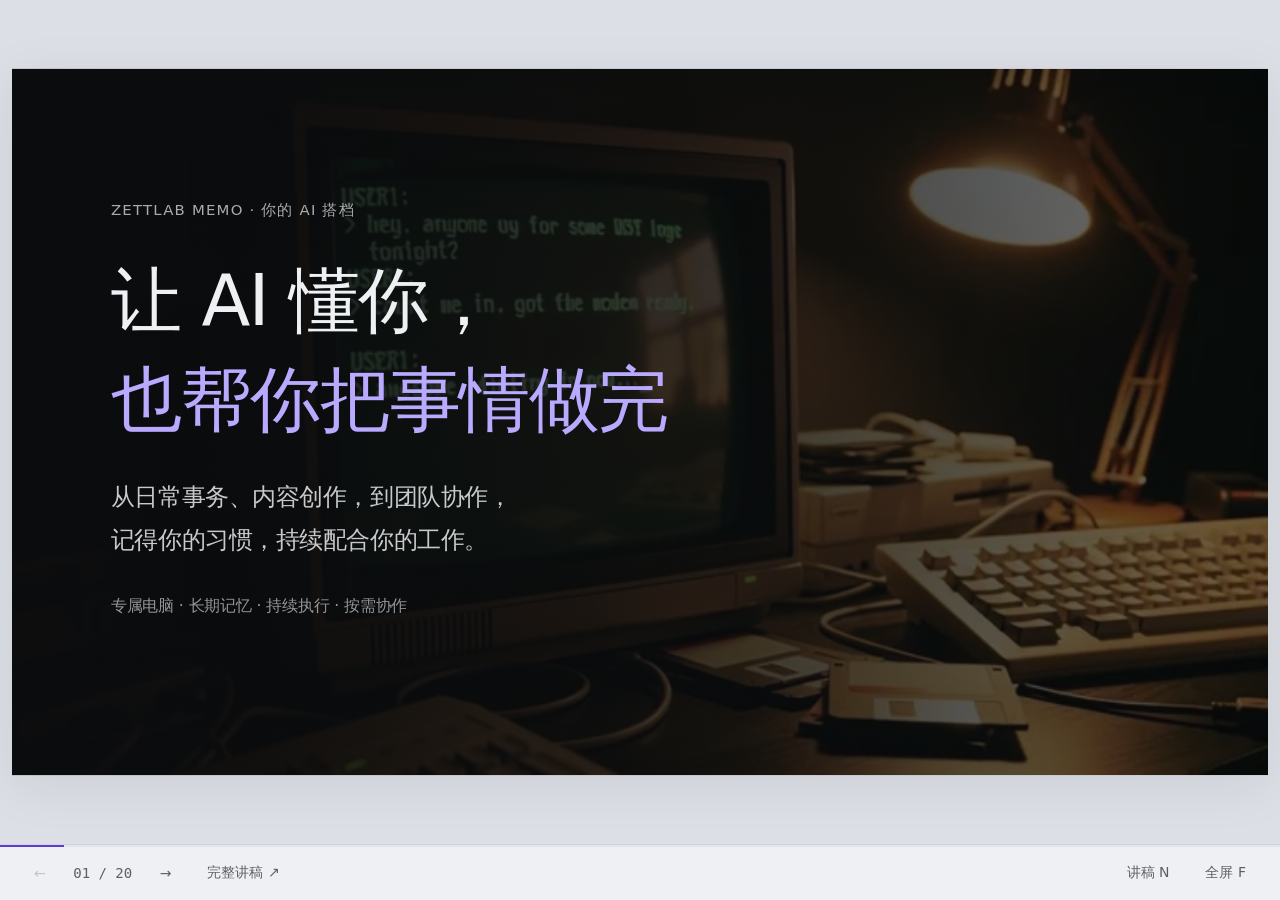
<file: science-sharing/report.html>
<!doctype html>
<html lang="zh-CN">
<head>
<meta charset="utf-8">
<meta name="viewport" content="width=device-width, initial-scale=1, viewport-fit=cover">
<meta name="robots" content="noindex">
<title>Zettlab Memo · 让 AI 懂你，也帮你把事情做完</title>
<link rel="stylesheet" href="deck.css?v=20261118-eyes">
<link rel="stylesheet" href="workflow.css?v=8100570">
<link rel="stylesheet" href="report.css?v=colleague-names-v14">
<script defer src="deck.js?v=8100570"></script>
<script defer src="workflow.js?v=8100570"></script>
<script defer src="report.js?v=scenes-update-v12"></script>
</head>
<body class="workflow-deck report-deck">
<main class="stage" aria-label="Zettlab Memo 产品与业务应用汇报">
<div class="canvas">

<section class="slide s-cover report-cover" id="cover" data-title="Zettlab Memo · 懂你，也帮你做事" hidden>
  <video class="bg-video" muted loop playsinline preload="auto" poster="media/hero-terminal-poster.webp" aria-hidden="true"><source src="media/hero-terminal.mp4" type="video/mp4"></video>
  <div class="bg-shade" aria-hidden="true"></div>
  <div class="cover-copy">
    <p class="eyebrow rise">ZETTLAB MEMO · 你的 AI 搭档</p>
    <h1 class="rise d1">让 AI 懂你，<br><em>也帮你把事情做完</em></h1>
    <p class="cover-lead rise d2">从日常事务、内容创作，到团队协作，<br>记得你的习惯，持续配合你的工作。</p>
    <p class="cover-foot rise d3">专属电脑 · 长期记忆 · 持续执行 · 按需协作</p>
  </div>
</section>

<section class="slide s-colleague" id="colleague" data-title="这是我的同事 Memo · 80%" hidden>
  <figure class="colleague-photo zoom-in"><img src="media/img/memo-desk.webp" alt="桌上的 Memo Agent Computer"><span class="ping" aria-hidden="true"></span></figure>
  <div class="colleague-copy"><p class="kicker rise">这是我的同事 · Memo</p><p class="mega rise d1"><span data-count="80">0</span><small>%</small></p><p class="mega-label rise d2">我的执行工作，由它完成</p><div class="split-duty rise d3"><div><span>我</span><strong>判断 · 确认</strong></div><div class="is-ai"><span>它</span><strong>执行 · 记忆 · 7×24</strong></div></div></div>
</section>

<section class="slide s-ratio" id="ratio" data-title="员工与 Agent 1:1 · 每个人都有自己的搭档" hidden>
  <div class="ratio-head"><p class="kicker rise">一家 AI Native 公司的日常</p><p class="ratio-big rise d1"><span>1</span><i>:</i><span class="ai">1</span></p><p class="ratio-label rise d2">每位同事，一个专属 Agent</p><p class="ratio-bridge rise d3">各自积累本人的工作背景，<br>下一次任务，接着上一次继续。</p></div>
  <ul class="role-grid">
    <li style="--i:0"><img src="media/colleague-avatars/molly-v1.jpg" alt="Molly 的头像"><b class="orb" aria-hidden="true"></b><span>人事<small>Molly</small></span></li>
    <li style="--i:1"><img src="media/colleague-avatars/frank-v1.jpg" alt="Frank 的头像"><b class="orb" aria-hidden="true"></b><span>研发<small>Frank</small></span></li>
    <li style="--i:2"><img src="media/colleague-avatars/liu-fan-v1.jpg" alt="刘凡的头像"><b class="orb" aria-hidden="true"></b><span>市场<small>刘凡</small></span></li>
    <li style="--i:3"><img src="media/colleague-avatars/deng-jie-v1.jpg" alt="邓洁的头像"><b class="orb" aria-hidden="true"></b><span>运营<small>邓洁</small></span></li>
    <li style="--i:4"><img src="media/colleague-avatars/li-haojun-v1.jpg" alt="李昊钧的头像"><b class="orb" aria-hidden="true"></b><span>内容<small>李昊钧</small></span></li>
    <li style="--i:5"><img src="media/colleague-avatars/wu-ruifang-v1.jpg" alt="吴瑞芳的头像"><b class="orb" aria-hidden="true"></b><span>物流<small>吴瑞芳</small></span></li>
    <li style="--i:6"><img src="media/colleague-avatars/xu-shaoping-v1.jpg" alt="许少平的头像"><b class="orb" aria-hidden="true"></b><span>财务<small>许少平</small></span></li>
    <li style="--i:7"><img src="media/colleague-avatars/huang-jinwen-v1.jpg" alt="黄锦文的头像"><b class="orb" aria-hidden="true"></b><span>客服<small>黄锦文</small></span></li>
    <li style="--i:8"><img src="media/colleague-avatars/shen-yulun-v1.jpg" alt="沈予仑 Allen 的头像"><b class="orb" aria-hidden="true"></b><span>投放<small>沈予仑</small></span></li>
  </ul>
</section>



<section class="slide context-hub" id="unify" data-title="每个人的上下文 · 养成最懂自己的 AI" hidden>
  <h2 class="title rise">每人一个 Agent，<span>从了解这个人开始</span></h2>
  <p class="section-lead rise d1">把本人授权的资料与记录交给自己的 Agent，让它逐渐熟悉你的习惯、经历和正在做的事。</p>
  <div class="context-hub-layout">
    <div class="context-inputs rise d1"><p class="hub-label">每个人自己的信息 · 本人选择授权</p><div class="context-input-grid">
      <article><img src="media/context-sources.svg#screen" alt="2.5D 显示器与键盘插画"><h3>输入与屏幕</h3><p>想法、页面、工作过程</p></article>
      <article><img src="media/context-sources.svg#audio" alt="2.5D 麦克风插画"><h3>录音与会议</h3><p>讨论、约定与灵感</p></article>
      <article><img src="media/context-sources.svg#agents" alt="2.5D AI 对话与终端插画"><h3>其他 AI 的上下文</h3><p>WorkBuddy · Codex<br>Claude Code</p></article>
      <article><img src="media/context-sources.svg#files" alt="2.5D 文件夹插画"><h3>文件与资料</h3><p>稿件、项目与版本</p></article>
      <article><img src="media/context-sources.svg#health" alt="2.5D 健康手表插画"><h3>健康数据</h3><p>活动、睡眠等个人记录</p></article>
      <article><img src="media/context-sources.svg#calendar" alt="2.5D 日历插画"><h3>日程与沟通</h3><p>安排、待办与往来</p></article>
    </div></div>
    <div class="context-device rise d2"><p class="hub-label">专属 Agent · 运行在 Memo</p><div class="device-halo"><img src="../memo-stage/assets/memo-device-clean.png" alt="Zettlab Memo 设备"></div><h3>你的 Memo</h3><p>把你的背景连起来，<br>陪你做事，越来越懂你。</p></div>
    <div class="context-uses personal-context rise d3"><p class="hub-label">逐渐积累对你的了解</p><article><span>你的习惯</span><p>常用的表达方式，<br>习惯怎样判断和安排事情。</p></article><article><span>你的经历</span><p>讨论过什么、试过哪些方案，<br>哪些结论已经确认。</p></article><article><span>当前进展</span><p>手上有哪些事，做到哪一步，<br>下一步还缺什么。</p></article><div class="context-promise"><b>成为最懂你的 AI 搭档</b><p>继续做事时，少从头解释一遍。</p></div></div>
  </div>
  <p class="corner-note">来源与记忆用途示意 · 接入、记录、保留与删除控制启用前核实 · AI 工具需授权接入或导入 · 健康数据不作医疗判断</p>
</section>

<section class="slide s-team-network" id="collaboration" data-title="从个人 Agent 到组织 Agent" hidden>
  <h2 class="title rise">个人的 Agent 熟悉你，<span>团队的事情接着做</span></h2>
  <p class="section-lead rise d1">各自保留个人上下文；需要协作时，把确认过的资料和成果按授权交给同事与他们的 Agent。</p>
  <div class="team-network rise d2" role="img" aria-label="组织协作架构：业务、研发、市场运营各有专属 AC，按授权协作，共享资料由成员选择汇入 NAS。">
    <div class="team-columns"><span>成员做判断与确认</span><span>专属 AC 执行与记忆</span><span>NAS 保存团队资料</span></div>
    <div class="team-board">
      <svg class="team-wires" viewBox="0 0 1100 500" preserveAspectRatio="none" aria-hidden="true"><defs><marker id="team-arrow" viewBox="0 0 8 8" refX="4" refY="4" markerWidth="5" markerHeight="5" orient="auto-start-reverse"><path d="M1 1 7 4 1 7" fill="none" stroke="currentColor" stroke-width="1.4"/></marker></defs><g class="team-wire-pair"><path d="M264 79H372"/><path d="M264 239H372"/><path d="M264 399H372"/></g><g class="team-wire-asset"><path d="M705 79H745Q775 79 775 109V209Q775 239 815 239"/><path d="M705 239H815"/><path d="M705 399H745Q775 399 775 369V269Q775 239 815 239"/></g><path class="team-wire-peer" d="M682 142V336"/><g class="team-wire-flow"><path d="M264 79H372"/><path d="M264 239H372"/><path d="M264 399H372"/></g></svg>
      <div class="team-member" style="--row:0"><img src="media/colleague-avatars/huang-jinwen-v1.jpg" alt="黄锦文的头像"><div><strong>客服 · 黄锦文</strong><span>确认需求 · 判断处理方向</span></div></div>
      <div class="team-ac" style="--row:0"><div class="team-device"><img src="../assets/brand/zettlab-mark.png" alt=""></div><div><strong>专属 AC <em>7×24h</em></strong><span>整理询盘、准备回复</span><small>客户记录与业务规则</small></div></div>
      <div class="team-member" style="--row:1"><img src="media/colleague-avatars/frank-v1.jpg" alt="Frank 的头像"><div><strong>研发 · Frank</strong><span>判断方案 · 确认代码与发布</span></div></div>
      <div class="team-ac" style="--row:1"><div class="team-device"><img src="../assets/brand/zettlab-mark.png" alt=""></div><div><strong>专属 AC <em>7×24h</em></strong><span>建单、查进展、备检查</span><small>问题依据与任务记录</small></div></div>
      <div class="team-member" style="--row:2"><img src="media/colleague-avatars/li-haojun-v1.jpg" alt="李昊钧的头像"><div><strong>内容 · 李昊钧</strong><span>确定选题 · 审核成片</span></div></div>
      <div class="team-ac" style="--row:2"><div class="team-device"><img src="../assets/brand/zettlab-mark.png" alt=""></div><div><strong>专属 AC <em>7×24h</em></strong><span>找题、备稿、配合剪辑</span><small>作者风格与素材经验</small></div></div>
      <div class="team-peer-label">按授权传递信息</div>
      <div class="team-nas"><img src="../assets/hardware/nas-d6.webp" alt="Zettlab 企业 NAS"><strong>团队 NAS</strong><span>资料 · 知识 · 工作成果</span><div>成员选择汇集的内容<small>按权限调用，关键动作由人确认</small></div></div>
    </div>
    <div class="team-context"><div><b>个人工作记录</b><span>为本人后续任务提供背景</span></div><div><b>团队共享资料</b><span>选择汇入 NAS，供授权成员与智能体使用</span></div></div>
  </div>
  <p class="corner-note">组织架构与岗位应用示意 · 具体支持范围以实际配置为准</p>
</section>



<section class="slide report-roles concrete-uses" id="roles" data-title="具体用在哪 · 把每天的活交给 Agent" hidden>
  <p class="kicker rise">熟悉你以后，具体帮你做什么？</p><h2 class="title rise d1">把每天反复做的活，<span>交给自己的 Agent</span></h2>
  <p class="section-lead rise d1">从一项清楚的任务开始，拿回能检查、能继续用的结果。</p>
  <div class="task-use-grid">
    <article class="rise d1"><img src="media/colleague-avatars/molly-v1.jpg" alt="Molly 的头像"><div><small>人事 · Molly</small><h3>新人入职，少反复答疑</h3><p>准备入职清单与资料，<br>整理常见问题和待补事项。</p></div></article>
    <article class="rise d1"><img src="media/colleague-avatars/frank-v1.jpg" alt="Frank 的头像"><div><small>研发 · Frank</small><h3>改完代码，接着做检查</h3><p>整理 Review 意见、回归项，<br>把检查记录关联到任务。</p></div></article>
    <article class="rise d1"><img src="media/colleague-avatars/liu-fan-v1.jpg" alt="刘凡的头像"><div><small>市场 · 刘凡</small><h3>看完反馈，留下有用线索</h3><p>整理用户反馈和竞品变化，<br>按主题归类，保留出处。</p></div></article>
    <article class="rise d2"><img src="media/colleague-avatars/deng-jie-v1.jpg" alt="邓洁的头像"><div><small>运营 · 邓洁</small><h3>上报收齐，异常单独跟</h3><p>汇总运营记录、查漏项，<br>列出待跟进的问题。</p></div></article>
    <article class="rise d2"><img src="media/colleague-avatars/li-haojun-v1.jpg" alt="李昊钧的头像"><div><small>内容 · 李昊钧</small><h3>稿件到剪辑，接上前一版</h3><p>按风格准备稿件与分镜，<br>配合初剪，保留修改记录。</p></div></article>
    <article class="rise d2"><img src="media/colleague-avatars/wu-ruifang-v1.jpg" alt="吴瑞芳的头像"><div><small>物流 · 吴瑞芳</small><h3>订单在途，异常别漏跟</h3><p>整理发货与轨迹记录，<br>汇总异常和待补资料。</p></div></article>
    <article class="rise d3"><img src="media/colleague-avatars/xu-shaoping-v1.jpg" alt="许少平的头像"><div><small>财务 · 许少平</small><h3>单据先整理，再核对疑点</h3><p>提取字段、对照原件，<br>交回模板与疑点清单。</p></div></article>
    <article class="rise d3"><img src="media/colleague-avatars/huang-jinwen-v1.jpg" alt="黄锦文的头像"><div><small>客服 · 黄锦文</small><h3>工单有人接，进展留得下</h3><p>按授权资料准备回复，<br>补齐信息并整理工单状态。</p></div></article>
    <article class="rise d3"><img src="media/colleague-avatars/shen-yulun-v1.jpg" alt="沈予仑 Allen 的头像"><div><small>投放 · 沈予仑（Allen）</small><h3>数据摆在一起，再看变化</h3><p>汇总关键词和投放记录，<br>标变化、备调整建议。</p></div></article>
  </div><p class="corner-note">用途举例，非个人实际执行成果 · 岗位对应由讲者指定 · 接入与关键动作按授权确认</p>
</section>

<section class="slide business-scene screenshot-scene" id="scene-reporting" data-title="经营分析与报表" hidden>
<div class="scene-copy"><p class="kicker">核心业务场景 01 / 10 · 看数核对</p><h2>经营分析与报表</h2><p class="scene-pain"><b>场景痛点</b>数据散在多张表，指标口径不一致；每次出报表都要重新拼、重新核对。</p><ol class="scene-actions"><li><b>汇总已有资料</b><p>读取授权销售、订单与退款表，保留文件和记录位置。</p></li><li><b>统一口径，标出异常</b><p>按确认的时间范围与指标定义计算，缺失口径先列待核对。</p></li><li><b>交回可核对的报表</b><p>整理经营日报或周报，附来源索引和异常说明。</p></li></ol><div class="scene-delivery"><b>交付内容</b><p>经营报表 · 指标口径表 · 异常与来源清单</p></div><p class="scene-confirm">财务与经营负责人确认口径和报表。</p><p class="scene-boundary">用途说明，非实际执行结果 · 接入范围按配置确认</p></div>
<div class="scene-screenshot evidence-stack" data-scene-image="reporting"><figure><figcaption>经营分析 · 收入与费用</figcaption><img src="media/scenes/reporting-v1.png" alt="经营分析界面，展示收入结构、部门贡献和费用构成"></figure><figure><figcaption>回款看板 · 流向与区域</figcaption><img src="media/scenes/reporting-cashflow-v1.png" alt="客户回款流向桑基图与区域项目分布图，保留界面中的 AI 生成标记"></figure></div>
</section>

<section class="slide business-scene screenshot-scene" id="scene-documents" data-title="单证录入与核对" hidden>
<div class="scene-copy"><p class="kicker">核心业务场景 02 / 10 · 看数核对</p><h2>订单单证整理与核对</h2><p class="scene-pain"><b>场景痛点</b>合同、发票、运单散在不同地方；每次查一笔订单，都要重新确认资料齐不齐。</p><ol class="scene-actions"><li><b>读取订单与单证状态</b><p>按授权查询订单工作台，定位订单和已归集资料。</p></li><li><b>把缺件单独列出来</b><p>核对合同、发票、运单、报关单和装箱单，标出尚未归集项。</p></li><li><b>补齐后再交回核对</b><p>保留原件与订单的对应关系，准备待复核清单。</p></li></ol><div class="scene-delivery"><b>交付内容</b><p>订单资料状态 · 缺件清单 · 原件与订单索引</p></div><p class="scene-confirm">当前截图为只读查询，未修改数据；补件和入账由负责人确认。</p></div>
<figure class="scene-screenshot" data-scene-image="documents"><img src="media/scenes/documents-v2.png" alt="订单单证工作台只读查询与发票截图，列出尚缺合同、发票、运单、报关单和装箱单"></figure>
</section>

<section class="slide business-scene screenshot-scene" id="scene-supply" data-title="采购与供应链协同" hidden>
<div class="scene-copy"><p class="kicker">核心业务场景 03 / 10 · 跟进协同</p><h2>采购与供应链协同</h2><p class="scene-pain"><b>场景痛点</b>货品、进出货和负责人分散，查进度要反复问；台账有数据，也需要整理成待跟进事项。</p><ol class="scene-actions"><li><b>汇总货品与进出货</b><p>读取授权供应链台账，把数量、单价和进出货记录放在一起。</p></li><li><b>按负责人整理待办</b><p>核对记录差异，列出需要补充的交期、到货和资料信息。</p></li><li><b>准备分项跟进</b><p>整理进度与补件清单，准备询问草稿供负责人确认。</p></li></ol><div class="scene-delivery"><b>交付内容</b><p>供应链汇总 · 差异与待办清单 · 跟进草稿</p></div><p class="scene-confirm">交期承诺、对外发送与订单由负责人确认。</p></div>
<figure class="scene-screenshot" data-scene-image="supply"><img src="media/scenes/supply-v2.png" alt="供应链管理表，产品名称、详情和负责人姓名已打码，头像和数字字段保留"></figure>
</section>

<section class="slide business-scene screenshot-scene" id="scene-service" data-title="客服与售后工单" hidden>
<div class="scene-copy"><p class="kicker">核心业务场景 04 / 10 · 跟进协同</p><h2>客服与售后工单</h2><p class="scene-pain"><b>场景痛点</b>问题重复问、资料反复补；答复依据和工单状态分散，接手的人难以跟上。</p><ol class="scene-actions"><li><b>归集问题与产品资料</b><p>整理客户描述，查阅授权手册和已有处理记录。</p></li><li><b>补齐处理所需信息</b><p>列出序列号、日志与发生时间等缺口，准备补问。</p></li><li><b>准备答复并留下进展</b><p>整理回复草稿，关联依据、工单状态和待办。</p></li></ol><div class="scene-delivery"><b>交付内容</b><p>工单记录 · 补问清单 · 有依据的回复草稿</p></div><p class="scene-confirm">客服确认外部答复、退款换货与时限承诺。</p><p class="scene-boundary">用途说明，非实际执行结果 · 接入范围按配置确认</p></div>
<div class="scene-screenshot evidence-stack" data-scene-image="service"><figure><figcaption>运营总览 · 队列与状态</figcaption><img src="media/scenes/service-overview-v1.png" alt="运营工作台总览，展示未认领队列、AI 处理与人工完成状态"></figure><figure><figcaption>工作台 · 分类与会话</figcaption><img src="media/scenes/service-workbench-v1.png" alt="运营工作台会话分类与 AI 清洗界面，邮箱已打码"></figure></div>
</section>

<section class="slide business-scene screenshot-scene" id="scene-knowledge" data-title="知识问答与新人上手" hidden>
<div class="scene-copy"><p class="kicker">核心业务场景 05 / 10 · 知识内容</p><h2>知识问答与新人上手</h2><p class="scene-pain"><b>场景痛点</b>新人反复问同一类问题；资料不好找、版本难辨，老同事的经验难以接续。</p><ol class="scene-actions"><li><b>查询授权知识</b><p>从已批准的手册、流程与培训资料中查找相关内容。</p></li><li><b>答案附上出处</b><p>保留文档位置和版本；没有依据的明确标为未解。</p></li><li><b>把确认过的经验留下</b><p>未解问题交资料负责人，确认后再补入知识库。</p></li></ol><div class="scene-delivery"><b>交付内容</b><p>有来源的答复 · 上手指引 · 待确认知识清单</p></div><p class="scene-confirm">资料负责人确认新增问答与适用版本。</p><p class="scene-boundary">用途说明，非实际执行结果 · 接入范围按配置确认</p></div>
<div class="scene-screenshot evidence-pair" data-scene-image="knowledge"><figure><figcaption>问答 · 结论附依据</figcaption><img src="media/scenes/knowledge-answer-v2.png" alt="组织知识问答，未定稿付费方案附结论与依据，姓名邮箱已打码，头像保留"></figure><figure><figcaption>排期 · 未确认不代答</figcaption><img src="media/scenes/knowledge-plan-v2.png" alt="查询 MCP 接入排期并明确无法确认，姓名邮箱已打码，头像保留"></figure></div>
</section>

<section class="slide business-scene screenshot-scene" id="scene-projects" data-title="项目计划与催办" hidden>
<div class="scene-copy"><p class="kicker">核心业务场景 06 / 10 · 跟进协同</p><h2>项目计划与催办</h2><p class="scene-pain"><b>场景痛点</b>开完会，待办还留在群聊和纪要里；谁负责、何时交、还缺什么，需要反复追问。</p><ol class="scene-actions"><li><b>提取会议行动项</b><p>从授权会议、群聊与台账整理具体事项及原始约定。</p></li><li><b>核对分工与节点</b><p>逐项列负责人和截止时间，未说明的标为待确认。</p></li><li><b>接着推进与提醒</b><p>整理行动台账、缺材料清单与引用原约定的催办草稿。</p></li></ol><div class="scene-delivery"><b>交付内容</b><p>项目行动台账 · 待确认单 · 催办提醒草稿</p></div><p class="scene-confirm">项目经理确认分工、期限和催办范围。</p><p class="scene-boundary">用途说明，非实际执行结果 · 接入范围按配置确认</p></div>
<div class="scene-screenshot evidence-stack" data-scene-image="projects"><figure><figcaption>需求 · 起草与确认</figcaption><img src="media/scenes/projects-proposal-v2.png" alt="群内需求经确认后写入提案，姓名已打码，头像保留"></figure><figure><figcaption>会议 · 决策与待办</figcaption><img src="media/scenes/projects-meeting-v1.png" alt="研发提测与发版复盘决策和待办，姓名已打码"></figure></div>
</section>

<section class="slide business-scene screenshot-scene" id="scene-testing" data-title="开发测试 · 缺陷反馈与跟进" hidden>
<div class="scene-copy"><p class="kicker">核心业务场景 07 / 10 · 研发协作</p><h2>开发测试与缺陷跟进</h2><p class="scene-pain"><b>场景痛点</b>测试发现问题后，还要补描述、查重复、找负责人、建工单；反馈散在群里，容易漏跟。</p><ol class="scene-actions"><li><b>把截图变成问题线索</b><p>结合截图与描述核实异常，缺少的版本和平台信息单独列出。</p></li><li><b>查重，判断问题归属</b><p>比对已有问题，整理模块、级别与负责人，附判断依据。</p></li><li><b>建单并交回回执</b><p>把问题、待补资料与工单链接留在群里，方便研发继续处理。</p></li></ol><div class="scene-delivery"><b>已有案例</b><p>AC-3058 · 快照模块 · P1 · 负责人及建单回执</p></div><p class="scene-confirm">研发确认处理与回归；截图仅证明建单，不代表修复完成。</p><p class="scene-boundary">复用讲者此前提供的实际截图 · 本次未新建工单</p></div>
<div class="scene-screenshot testing-evidence" data-scene-image="testing"><figure><figcaption>01 · 提起问题</figcaption><img src="media/development/request-redacted-v2.png" alt="开发测试群中的截图反馈与核实过程，姓名已遮盖，头像保留"></figure><figure><figcaption>02 · 响应与建单</figcaption><img src="media/development/response-redacted-v1.png" alt="Memo Quality 的查重、问题路由与工单响应，姓名已遮盖"></figure></div>
</section>

<section class="slide business-scene screenshot-scene" id="scene-market" data-title="市场舆情跟踪 · 线索、证据与建议" hidden>
<div class="scene-copy"><p class="kicker">核心业务场景 · 市场舆情</p><h2>市场舆情与线索跟踪</h2><p class="scene-pain"><b>场景痛点</b>社区反馈和合作邮件持续增加；噪声、重复与真正需要跟进的信号混在一起，容易漏掉重点。</p><ol class="scene-actions"><li><b>按授权巡检不同来源</b><p>分别整理社区反馈与合作邮箱线索，不把两类统计混为一谈。</p></li><li><b>保留证据，标出优先级</b><p>聚合同类讨论，附原文出处，弱信号留在证据池继续观察。</p></li><li><b>交回候选和行动建议</b><p>整理情报卡、待人工查看项与回复草稿，负责人确认后跟进。</p></li></ol><div class="scene-delivery"><b>截图展示</b><p>社区情报卡 · 邮箱巡检回执 · 待人工跟进清单</p></div><p class="scene-confirm">草稿创建与台账更新分别核对，对外承诺由人确认。</p></div>
<div class="scene-screenshot evidence-stack" data-scene-image="market"><figure><figcaption>社区 · 情报与建议动作</figcaption><img src="media/scenes/market-signals-v1.png" alt="社区情报卡显示固件与硬件体验反馈及建议动作，用户标识已打码"></figure><figure><figcaption>合作邮箱 · 巡检与候选</figcaption><img src="media/scenes/market-mail-v1.png" alt="KOL 合作邮箱巡检回执，区分候选、草稿创建和台账未更新"></figure></div>
</section>

<section class="slide business-scene screenshot-scene" id="scene-logistics" data-title="物流跟踪 · 在途变化与异常提醒" hidden>
<div class="scene-copy"><p class="kicker">核心业务场景 · 物流跟踪</p><h2>物流跟踪与异常提醒</h2><p class="scene-pain"><b>场景痛点</b>订单和轨迹分散，签收、退件和状态变化要逐单查；取数失败时还得说明覆盖范围。</p><ol class="scene-actions"><li><b>按清单检查订单与轨迹</b><p>汇总授权订单和在途记录，核对新增、签收与状态变化。</p></li><li><b>把异常和失败说清楚</b><p>退件单独列出；取数失败标明原因和未覆盖的新订单。</p></li><li><b>整理日报与跟进清单</b><p>保留异常来源、查询时间与待办，让负责人继续处理。</p></li></ol><div class="scene-delivery"><b>截图展示</b><p>日常巡检 · 退件异常 · 取数失败时的范围说明</p></div><p class="scene-confirm">截图含失败状态，不等同全量物流查询已成功。</p></div>
<div class="scene-screenshot evidence-stack" data-scene-image="logistics"><figure><figcaption>日报 · 异常与覆盖范围</figcaption><img src="media/scenes/logistics-daily-v1.png" alt="物流日报显示取数失败及覆盖范围，姓名和单号已打码"></figure><figure><figcaption>巡检 · 状态变化</figcaption><img src="media/scenes/logistics-check-v1.png" alt="物流巡检与异常签收记录，姓名和单号已打码"></figure></div>
</section>

<section class="slide business-scene screenshot-scene" id="scene-personal-day" data-title="每天的梳理 · 回顾发生过什么，找出下一步" hidden>
<div class="scene-copy"><p class="kicker">个人使用场景 · 每日梳理</p><h2>帮你梳理每天，<br>找出下一步</h2><p class="scene-pain"><b>场景痛点</b>一天里看了很多、聊了很多，忙完却想不起重点；哪些只是看到过，哪些还值得继续跟进？</p><ol class="scene-actions"><li><b>把一天按时间与主题理清</b><p>基于本人授权的记录，回顾浏览、沟通、工作和生活安排。</p></li><li><b>分清线索与已确认的事</b><p>区分画面出现、本人发言和完成状态，不把看过当作做完。</p></li><li><b>整理值得跟进的下一步</b><p>把待确认、可能遗漏的约定和具体动作交回本人核对。</p></li></ol><div class="scene-delivery"><b>交付内容</b><p>每日回顾 · 待确认事项 · 下一步跟进建议</p></div><p class="scene-confirm">记录范围由本人授权，结论与完成状态由本人确认。</p></div>
<div class="scene-screenshot personal-day-evidence"><figure><figcaption>一天的回顾 · 时间与主题</figcaption><img src="media/scenes/personal-day-detail-v1.png" alt="每日梳理记录，按时间主题回顾信息浏览、工作沟通与日常安排，保留无法确认完成状态的说明"></figure><figure><figcaption>接下来 · 值得确认的动作</figcaption><img src="media/scenes/personal-day-summary-v1.png" alt="跟进建议：确认样品是否寄出、谁接收、何时上板"></figure></div>
</section>

<section class="slide business-scene screenshot-scene" id="scene-content" data-title="内容营销 · 从选题到可修改的成片" hidden>
<div class="scene-copy"><p class="kicker">核心业务场景 08 / 10 · 内容营销</p><h2>内容营销与视频制作</h2><p class="scene-pain"><b>场景痛点</b>选题、写稿、备素材到剪辑，每次都从头解释；字幕、包装和画面时机占掉大量精力。</p><ol class="scene-actions"><li><b>先对齐内容与账号风格</b><p>整理目标、参考表达和授权素材，准备口播稿与分镜。</p></li><li><b>学习手法，积累组件</b><p>把常用动效的适用条件和出现时机留下来，按台词选择。</p></li><li><b>跟着台词做一版初剪</b><p>安排字幕、素材与包装，保留剪映工程，交回团队继续打磨。</p></li></ol><div class="scene-delivery"><b>交付内容</b><p>稿件分镜 · 动效规则 · 初剪与可编辑工程</p></div><p class="scene-confirm">事实、素材授权和对外发布由内容负责人确认。</p></div>
<div class="scene-screenshot evidence-stack" data-scene-image="content"><figure><figcaption>灵感库 · 收集与选题</figcaption><img src="media/scenes/marketing-inspiration-v1.png" alt="灵感库素材卡片与互动数据，人物图片保留，作者姓名文字已遮盖"></figure><figure><figcaption>智能剪辑 · 预设与任务</figcaption><img src="media/scenes/marketing-editor-v1.png" alt="智能剪辑工作台，展示粗剪、素材来源、剪辑预设及完成、失败、待渲染任务"></figure></div>
</section>

<section class="slide s-ba marketing-demo" id="before-after" data-title="内容营销 · 剪辑前后对比" hidden>
  <div class="ba-phones"><figure class="phone rise"><video data-ba="before" muted playsinline preload="metadata" poster="media/before.jpg"><source src="media/before.mp4" type="video/mp4"></video><figcaption>原始口播</figcaption></figure><span class="ba-arrow rise d1" aria-hidden="true">→</span><figure class="phone is-after rise d1"><video data-ba="after" playsinline preload="metadata" poster="media/after-20261118.jpg"><source src="media/after-20261118.mp4" type="video/mp4"></video><figcaption>AI 剪辑示例</figcaption></figure><button class="ba-play" type="button" data-ba-toggle aria-label="播放对比">▶</button></div>
  <div class="ba-side"><p class="kicker rise">核心业务场景 08 / 10 · 内容营销 · 剪辑交付</p><h2 class="demo-result-title rise d1">拍好口播，<br>先让 AI 剪一版</h2><ol class="plan" data-plan><li data-from="0" data-to="1.9"><time>0:00</time><b>衬线关键词</b><span>首尔</span></li><li data-from="22.2" data-to="27.9"><time>0:22</time><b>两侧人物卡</b><span>租客 / 房东</span></li><li data-from="33.9" data-to="36.5"><time>0:33</time><b>三段式</b><span>加息</span></li><li data-from="45" data-to="49.5"><time>0:45</time><b>拼贴墙聚焦</b><span>才发现</span></li><li data-from="55.6" data-to="60.8"><time>0:55</time><b>付费锁屏卡</b><span>实质</span></li></ol><p class="marketing-delivery">保留剪映工程，交回团队继续修改。</p><p class="play-hint rise d3">点击播放 · 1.1× · P 暂停 / 继续 · 成片有声音</p><p class="report-disclaimer rise d4">已有数字人剪辑示例</p></div>
</section>

<section class="slide s-comp marketing-components" id="components" data-title="内容营销 · 学习剪辑手法" hidden>
  <p class="kicker rise">核心业务场景 08 / 10 · 内容营销 · 手法积累</p><div class="comp-head"><h2 class="title rise">学习剪辑手法：<span>把动效做成组件</span></h2><p class="comp-count rise d1"><b><span data-count="63">0</span></b> 个组件 · 何时用 · 落在哪个字</p></div>
  <ul class="comp-grid">
    <li style="--i:0"><video muted loop playsinline preload="none" poster="media/fx/hook-frame.jpg"><source src="media/fx/hook-frame.mp4" type="video/mp4"></video><span>开场钩子</span></li>
    <li style="--i:1"><video muted loop playsinline preload="none" poster="media/fx/board-formula.jpg"><source src="media/fx/board-formula.mp4" type="video/mp4"></video><span>分步算式</span></li>
    <li style="--i:2"><video muted loop playsinline preload="none" poster="media/fx/chain.jpg"><source src="media/fx/chain.mp4" type="video/mp4"></video><span>因果链</span></li>
    <li style="--i:3"><video muted loop playsinline preload="none" poster="media/fx/number-tease.jpg"><source src="media/fx/number-tease.mp4" type="video/mp4"></video><span>悬念数字</span></li>
    <li style="--i:4"><video muted loop playsinline preload="none" poster="media/fx/duo.jpg"><source src="media/fx/duo.mp4" type="video/mp4"></video><span>两侧人物卡</span></li>
    <li style="--i:5"><video muted loop playsinline preload="none" poster="media/fx/collage.jpg"><source src="media/fx/collage.mp4" type="video/mp4"></video><span>拼贴墙</span></li>
    <li style="--i:6"><video muted loop playsinline preload="none" poster="media/fx/compare.jpg"><source src="media/fx/compare.mp4" type="video/mp4"></video><span>对照表</span></li>
    <li style="--i:7"><video muted loop playsinline preload="none" poster="media/fx/quote.jpg"><source src="media/fx/quote.mp4" type="video/mp4"></video><span>引语卡</span></li>
    <li style="--i:8"><video muted loop playsinline preload="none" poster="media/fx/words-behind.jpg"><source src="media/fx/words-behind.mp4" type="video/mp4"></video><span>头后大字</span></li>
    <li style="--i:9"><video muted loop playsinline preload="none" poster="media/fx/tip-items.jpg"><source src="media/fx/tip-items.mp4" type="video/mp4"></video><span>胸前清单</span></li>
    <li style="--i:10"><video muted loop playsinline preload="none" poster="media/fx/breakdown.jpg"><source src="media/fx/breakdown.mp4" type="video/mp4"></video><span>数值拆分</span></li>
    <li style="--i:11"><video muted loop playsinline preload="none" poster="media/fx/title-rays.jpg"><source src="media/fx/title-rays.mp4" type="video/mp4"></video><span>章节标题</span></li>
  </ul><p class="corner-note">已有组件库选展 · 学习表达、使用条件与出现时机 · 按账号风格选择与配置</p>
</section>




<section class="slide s-agent report-finale" id="end" data-title="每个人的背景留下来 · 每件事有人接着做" hidden>
  <video class="bg-video" muted loop playsinline preload="none" poster="media/hero-terminal-poster.webp" aria-hidden="true"><source src="media/hero-terminal.mp4" type="video/mp4"></video><div class="bg-shade is-heavy" aria-hidden="true"></div>
  <div class="report-finale-copy"><p class="kicker rise">ZETTLAB MEMO · 你的专属 Agent</p><h2 class="rise d1">少一点从头解释，<br><em>多一位懂你、接着做的搭档。</em></h2><div class="finale-summary rise d2"><p><b>对个人</b><span>留下你的背景，接上你的进度。</span></p><p><b>对工作</b><span>报表、单据、内容，交回具体成果。</span></p><p><b>对团队</b><span>按授权共享，让下一位同事接得上。</span></p></div><p class="finale-close rise d3">你定方向、做确认，Memo 把具体的事往前推进。</p></div>
</section>
</div>
</main>
<nav class="controls" aria-label="翻页"><div class="progress"><i></i></div><button type="button" data-prev aria-label="上一页">←</button><span data-counter>01 / 20</span><button type="button" data-next aria-label="下一页">→</button><a class="script-link" href="report-notes.md" target="_blank" rel="noopener">完整讲稿 ↗</a><button type="button" data-notes aria-expanded="false">讲稿 N</button><button type="button" data-fullscreen>全屏 F</button></nav>
<aside class="notes" aria-label="当前页讲稿" hidden><p data-note></p></aside>
<dialog class="report-image-dialog" aria-labelledby="evidence-title"><div class="evidence-dialog-head"><h2 id="evidence-title">实际案例截图</h2><button type="button" data-close-evidence>关闭 ×</button></div><div class="evidence-scroll"><img alt="" data-full-evidence></div></dialog>
<script id="notes" type="application/json">[
"今天介绍 Zettlab Memo，让每个人有自己的 Agent。先看我的使用和公司实践，再讲 Agent 怎样获得本人授权的上下文，逐渐熟悉这个人，最后看具体业务任务与剪辑成果。【封面口述】今天上台的不止我一个，我还带了一位同事。【拿出 Memo，翻页】",
"这是我的同事 Memo。我 80% 的执行工作由它完成：整理资料、跟进进度、准备初稿。我负责判断和确认。80% 为讲者个人实践口径，需准备统计或估计依据，不是所有用户的效率保证。",
"我们在实践员工与 Agent 1:1：每位同事有自己的搭档。各自的 Agent 积累本人的工作背景，知道之前讨论过什么、做到哪里。下一页说明这些背景从哪里来。1:1 为讲者提供的公司实践口径。",
"每人一个 Agent，下一步是让它了解这个人。本人选择并授权输入与屏幕、录音、文件、日程沟通、健康记录，以及 WorkBuddy、Codex、Claude Code 等工具中的上下文。按支持的接入或导入方式提供后，Agent 可以关联表达习惯、经历与当前进展，目标是成为最懂自己的 AI，继续做事时少从头解释。列出工具名不等于全部直连，理解目标也不等于已验证效果。启用前核实采集、敏感排除、提示、暂停、保留与删除；他人录音取得必要同意。健康数据只整理记录，不作医疗判断。",
"各自 Agent 熟悉本人以后，团队可以按授权接着做事。确认过的资料和成果选择汇入 NAS，授权同事与 Agent 再使用。个人原始记录不自动共享，关键判断、承诺与发布交负责人确认。真实同事头像用于说明分工，流程是用途示意。",
"这一页直接看每天交给 Agent 的活：新人答疑、代码检查、反馈整理、运营汇总、稿件剪辑、物流异常、单证核对、售后工单、投放分析。头像来自讲者指定的同事，不把用途卡片当成他们的实际执行成果。下面逐个展开核心场景。",
"两张图展示经营分析与回款看板：收入结构、部门贡献、费用构成，以及客户回款流向和区域项目分布。新增图保留 AI 生成标记。这些数字仅代表讲者提供的界面截图，不是本次核实的经营事实或现场生成结果。用途是汇总授权资料、核对口径、形成可核对报表。",
"截图显示订单单证工作台已读到一条订单，但资料尚未归集，合同、发票、运单、报关单和装箱单仍缺失。本次截图中的操作明确为只读，未修改数据。可以展示缺件检查和资料核对，不声称已成功识别发票、补齐单证或完成入账。",
"供应链管理表展示货品、负责人、进出货数量等字段，产品与人名已遮盖。Memo 可以按授权整理汇总、列差异和待办；截图本身不证明已完成催料、外发或下单。交期与订单由负责人确认。",
"两张图分别展示运营队列与会话工作台。可以看到 AI 分类与清洗，但截图中人工介入和完成处理均为零，不能据此称为已闭环处理售后。AI 处理统计也不直接等于回复可用率。客服仍确认对外答复和承诺。",
"两张知识问答图分别说明：付费方案尚未定稿，答复附组织资料依据；WorkBuddy、Codex、Claude 经 MCP 接入的明确排期未查到，无法确认是否按计划推进。相关 CLI 工作不等于 MCP 接入已实现。这些是截图时的答复，不作为当前产品承诺。",
"需求截图展示先起草、经确认再写入提案，并识别相似需求以避免重复。会议截图展示决策记录与行动项，且明确本次不确定工具选型、优先级或改造范围。Memo 帮助整理分工与依据，不把提案起草等同完成执行。",
"开发测试发现问题后，还要核实描述、查重、找负责人和建单。双图按讲者确认的提起与响应关系展示，姓名已遮盖、头像保留。建单回执不代表修复或回归完成，本次未新建工单。接下来看看持续跟踪信息和每日事项的场景。",
"市场页分别展示社区情报和合作邮箱巡检。社区弱信号留在证据池继续观察，邮箱回执有候选与草稿，但台账新增更新为零；不把不同来源统计混算，也不称已经发送合作邮件。",
"物流两图为不同日期，保留退件异常、无变化与取数失败状态。失败轮次未覆盖新订单，只按在途清单出报，不能视为全量成功。本次未查询或发送。",
"每个人也需要梳理自己的一天。两张图展示详细回顾和后续建议：按时间与主题整理信息浏览、沟通和生活安排，明确区分出现过、说过与已完成；不能确认的保留未确认。下一步建议包括核对样品是否寄出、谁接收、何时上板，不代表这些动作已经做完。记录与使用范围需本人授权，本次未开启新的采集。",
"内容营销从灵感收集到视频制作。右侧两张图展示素材与互动信息，以及智能剪辑预设和任务。卡片有未开始、发布时间缺失；任务含已完成、失败和待渲染，不能称全部成功。人物图片保留，作者文字遮盖。接下来两页看已有成片和动效组件。",
"【点击播放，1.1×，成片有声音，P 暂停或继续】右侧时间表随已有成片高亮，说明关键词对应的组件。保留剪映工程，团队继续修改。已有数字人示例，非现场生成，不承诺固定耗时效率。",
"【12 段动效自动循环】已有库共 63 个，选展 12 种。学习使用条件和时机，按风格选择，素材授权另行核对。",
"每个人有自己的 Agent，留下自己的背景，接上自己的进度；具体工作从报表、单证、内容延伸到物流和市场线索；团队按授权共享，让下一位同事接得上。你定方向、做确认，Memo 把具体的事往前推进。谢谢大家。"
]</script>
</body>
</html>
</file>
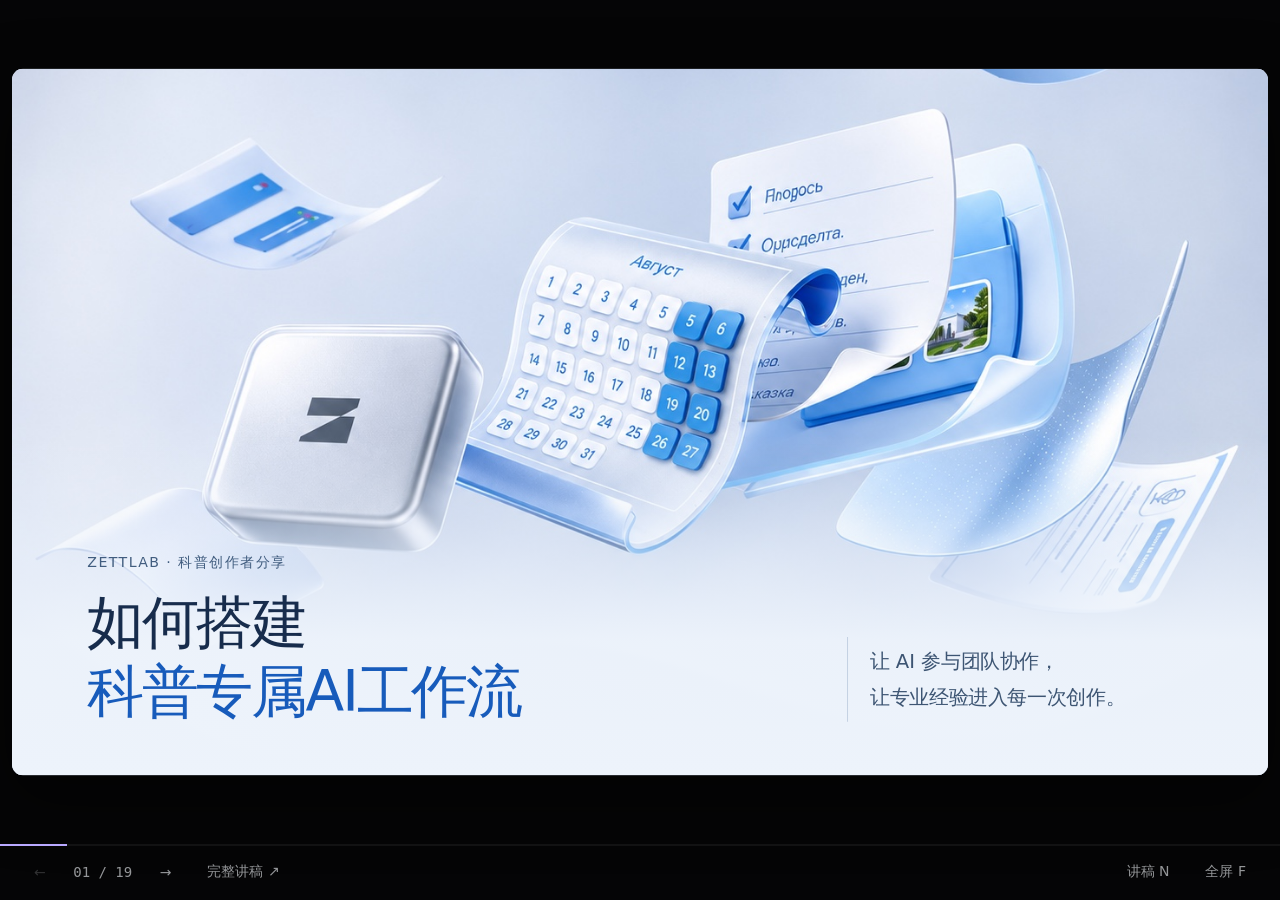
<file: science-sharing/workflow.html>
<!doctype html>
<html lang="zh-CN">
<head>
<meta charset="utf-8">
<meta name="viewport" content="width=device-width, initial-scale=1, viewport-fit=cover">
<meta name="robots" content="noindex">
<title>如何搭建科普专属AI工作流 · Zettlab</title>
<link rel="stylesheet" href="deck.css?v=20261118-eyes">
<link rel="stylesheet" href="workflow.css">
<script defer src="deck.js"></script>
<script defer src="workflow.js"></script>
</head>
<body class="workflow-deck">
<main class="stage" aria-label="如何搭建科普专属AI工作流">
<div class="canvas">

<section class="slide s-cover s-cover-light" id="cover" data-title="如何搭建科普专属AI工作流" hidden>
  <img class="cover-art" src="media/workflow-cover.jpg" alt="" aria-hidden="true" fetchpriority="high">
  <div class="cover-wash" aria-hidden="true"></div>
  <div class="cover-copy">
    <p class="eyebrow rise">ZETTLAB · 科普创作者分享</p>
    <h1 class="rise d1">如何搭建<br><em>科普专属AI工作流</em></h1>
    <p class="cover-lead rise d2">让 AI 参与团队协作，<br>让专业经验进入每一次创作。</p>
  </div>
</section>

<section class="slide s-colleague" id="colleague" data-title="这是我的同事 Memo" hidden>
  <figure class="colleague-photo zoom-in">
    <img src="media/img/memo-desk.webp" alt="桌上的 Memo Agent Computer">
    <span class="ping" aria-hidden="true"></span>
  </figure>
  <div class="colleague-copy">
    <p class="kicker rise">这是我的同事 · Memo</p>
    <p class="mega rise d1"><span data-count="80">0</span><small>%</small></p>
    <p class="mega-label rise d2">我的执行工作，由它完成</p>
    <div class="split-duty rise d3">
      <div><span>我</span><strong>判断 · 确认</strong></div>
      <div class="is-ai"><span>它</span><strong>执行 · 记忆 · 7×24</strong></div>
    </div>
  </div>
</section>

<section class="slide s-ratio" id="ratio" data-title="AI Native · 员工与 AI 1:1" hidden>
  <div class="ratio-head">
    <p class="kicker rise">一家 AI Native 公司的日常</p>
    <p class="ratio-big rise d1"><span>1</span><i>:</i><span class="ai">1</span></p>
    <p class="ratio-label rise d2">员工 和 AI 同事</p>
  </div>
  <ul class="role-grid">
    <li style="--i:0"><img src="media/img/employee-01.jpg" alt=""><b class="orb" aria-hidden="true"></b><span>人事</span></li>
    <li style="--i:1"><img src="media/img/employee-02.jpg" alt=""><b class="orb" aria-hidden="true"></b><span>研发</span></li>
    <li style="--i:2"><img src="media/img/employee-03.jpg" alt=""><b class="orb" aria-hidden="true"></b><span>市场</span></li>
    <li style="--i:3"><img src="media/img/employee-04.jpg" alt=""><b class="orb" aria-hidden="true"></b><span>运营</span></li>
    <li style="--i:4"><img src="media/img/employee-05.jpg" alt=""><b class="orb" aria-hidden="true"></b><span>内容</span></li>
    <li style="--i:5"><img src="media/img/employee-06.jpg" alt=""><b class="orb" aria-hidden="true"></b><span>物流</span></li>
    <li style="--i:6"><img src="media/img/employee-07.jpg" alt=""><b class="orb" aria-hidden="true"></b><span>财务</span></li>
    <li style="--i:7"><img src="media/img/employee-08.jpg" alt=""><b class="orb" aria-hidden="true"></b><span>客服</span></li>
    <li style="--i:8"><img src="media/img/employee-09.jpg" alt=""><b class="orb" aria-hidden="true"></b><span>投放</span></li>
  </ul>
  <p class="corner-note">头像为示意</p>
</section>

<section class="slide s-team-network" id="collaboration" data-title="从个人 Agent 到组织 Agent" hidden>
  <h2 class="title rise">从个人 Agent，<span>到组织 Agent</span></h2>
  <p class="section-lead rise d1">个人 Agent 熟悉各自的工作；通过授权协作与共享资料，把个人经验变成团队可以接着用的能力。</p>
  <div class="team-network rise d2" role="img" aria-label="科普团队架构：策划编导、专业审核、剪辑运营分别与自己的 AC 协作，智能体间按授权传递信息，选定资料汇入团队 NAS。">
    <div class="team-columns"><span>成员做判断与确认</span><span>专属 AC 执行与记忆</span><span>NAS 保存团队资料</span></div>
    <div class="team-board">
      <svg class="team-wires" viewBox="0 0 1100 500" preserveAspectRatio="none" aria-hidden="true"><defs><marker id="team-arrow" viewBox="0 0 8 8" refX="4" refY="4" markerWidth="5" markerHeight="5" orient="auto-start-reverse"><path d="M1 1 7 4 1 7" fill="none" stroke="currentColor" stroke-width="1.4"/></marker></defs><g class="team-wire-pair"><path d="M264 79H372"/><path d="M264 239H372"/><path d="M264 399H372"/></g><g class="team-wire-asset"><path d="M705 79H745Q775 79 775 109V209Q775 239 815 239"/><path d="M705 239H815"/><path d="M705 399H745Q775 399 775 369V269Q775 239 815 239"/></g><path class="team-wire-peer" d="M682 142V336"/><g class="team-wire-flow"><path d="M264 79H372"/><path d="M264 239H372"/><path d="M264 399H372"/><path d="M705 79H745Q775 79 775 109V209Q775 239 815 239"/><path d="M705 399H745Q775 399 775 369V269Q775 239 815 239"/></g></svg>
      <div class="team-member" style="--row:0"><img src="media/img/employee-01.jpg" alt=""><div><strong>策划 · 编导</strong><span>选什么题 · 怎样讲清楚</span></div></div>
      <div class="team-ac" style="--row:0"><div class="team-device"><img src="../assets/brand/zettlab-mark.png" alt=""></div><div><strong>专属 AC <em>7×24h</em></strong><span>收集选题、准备稿件</span><small>历史脚本与作者风格</small></div></div>
      <div class="team-member" style="--row:1"><img src="media/img/employee-02.jpg" alt=""><div><strong>专业审核</strong><span>核对事实 · 确认表达边界</span></div></div>
      <div class="team-ac" style="--row:1"><div class="team-device"><img src="../assets/brand/zettlab-mark.png" alt=""></div><div><strong>专属 AC <em>7×24h</em></strong><span>找原文、整理核查依据</span><small>来源记录与审核意见</small></div></div>
      <div class="team-member" style="--row:2"><img src="media/img/employee-03.jpg" alt=""><div><strong>剪辑 · 运营</strong><span>确认成片 · 决定后续调整</span></div></div>
      <div class="team-ac" style="--row:2"><div class="team-device"><img src="../assets/brand/zettlab-mark.png" alt=""></div><div><strong>专属 AC <em>7×24h</em></strong><span>配合剪辑、整理反馈</span><small>素材授权与观众问题</small></div></div>
      <div class="team-peer-label">按授权传递信息</div>
      <div class="team-nas"><img src="../assets/hardware/nas-d6.webp" alt="Zettlab 企业 NAS"><strong>团队 NAS</strong><span>旧稿 · 来源 · 素材 · 复盘</span><div>选择汇集的团队资料<small>成员选择共享，按授权调用</small></div></div>
    </div>
    <div class="team-context"><div><b>个人工作记录</b><span>AC 保留本人授权范围内的背景和要求</span></div><div><b>团队共享资料</b><span>确认后的稿件、依据与成果，选择汇入 NAS</span></div></div>
  </div>
  <p class="corner-note">沿用员工介绍的协作架构 · 科普团队岗位示意 · 具体接入以配置为准</p>
</section>

<section class="slide s-team-knowledge" id="team-knowledge" data-title="团队资料 · 同事的经验可以接着用" hidden>
  <h2 class="title rise">同事做过的研究，<span>下一期可以接着用</span></h2>
  <p class="section-lead rise d1">找得到旧稿、核查依据和素材出处，换人接手时也能知道当时为什么这样做。</p>
  <div class="knowledge-layout">
    <div class="knowledge-chat rise d2"><div class="knowledge-person"><img src="media/img/employee-01.jpg" alt=""><div><strong>编导的 AI 搭档</strong><span>在授权范围内查找已共享资料</span></div></div><p class="knowledge-question">接着做一期“本地大模型”，<br>上次的研究和素材还能用哪些？</p><div class="knowledge-answer"><p>可以先查这三份记录：</p><ul><li><b>上一期定稿与核查来源</b><span>找到原文，确认结论和适用条件。</span></li><li><b>模型演示素材与授权说明</b><span>先核对许可、有效期和使用范围。</span></li><li><b>评论区问题与上次修改记录</b><span>“普通电脑能跑吗？”可以继续展开。</span></li></ul></div><p class="knowledge-evidence">每条结果附原文件、版本或时间点，便于回查。</p><p class="knowledge-label">协作方式示意 · 不代表已检索到的真实文件</p></div>
    <div class="knowledge-value rise d3"><h3>少从头找一次资料，<br>多留时间做这次的内容。</h3><dl><div><dt>编导：沿着旧研究继续查</dt><dd>保留结论的来龙去脉，新数据、新版本再核查。</dd></div><div><dt>剪辑：知道素材从哪里来</dt><dd>源文件、授权和修改要求一起找，避免反复问人。</dd></div><div><dt>运营：把追问带回选题</dt><dd>观众没听懂的地方、团队改过的地方，下次能参考。</dd></div></dl><p class="knowledge-boundary">成员决定共享范围；新的专业判断和对外发布仍由人确认。</p></div>
  </div>
</section>

<section class="slide s-principle" id="creativity" data-title="用 AI 放大创造力" hidden>
  <p class="kicker rise">我们希望怎样一起工作</p>
  <h2 class="statement rise d1">用 AI <em>放大创造力</em><br>让人聚焦更重要的<br><span>判断和决策</span></h2>
  <div class="principle-row rise d2">
    <div><span>策划 · 编导</span><b>选题与表达</b></div>
    <div><span>专业审核</span><b>证据与边界</b></div>
    <div><span>剪辑 · 运营</span><b>质量与反馈</b></div>
  </div>
</section>

<section class="slide s-overview" id="workflow" data-title="3 小时搭建 · 科普创作流程" hidden>
  <div class="overview-head">
    <div><p class="kicker rise">昨天，我们搭建了一个科普创作 POC</p><h2 class="title rise d1">从选题到发布，<span>看看 AI 能帮上什么忙</span></h2></div>
    <p class="hours rise d1"><b>3</b><span>小时<br>本次搭建</span></p>
  </div>
  <ol class="six-flow business-flow">
    <li class="rise d1"><em>01</em><b>灵感选题</b><span>记灵感、找热点<br>筛出适合账号的方向</span></li>
    <li class="rise d2"><em>02</em><b>内容创作</b><span>按作者风格写稿<br>生成分镜参考图</span></li>
    <li class="rise d3"><em>03</em><b>事实核查</b><span>查事实、查来源<br>修改不可靠的表述</span></li>
    <li class="rise d4"><em>04</em><b>视频剪辑</b><span>拍好口播后<br>交给 AI 做初剪</span></li>
    <li class="rise d5"><em>05</em><b>发布复盘</b><span>看流失、看评论<br>找到下一次改进方向</span></li>
  </ol>
  <p class="flow-return rise d5">选题 → 写稿与分镜 → 核查 → 拍摄、剪辑 → 发布、复盘</p>
</section>

<section class="slide s-radar" id="inspiration" data-title="01 灵感选题 · 今天做什么题" hidden>
  <h2 class="title rise"><em class="step">01</em>灵感选题：<span>每天不用从刷热榜开始</span></h2>
  <div class="radar zoom-in" aria-hidden="true">
    <div class="radar-sweep"></div>
    <span class="blip" style="--x:22%;--y:30%;--i:0">微博热搜</span>
    <span class="blip" style="--x:70%;--y:22%;--i:1">B站</span>
    <span class="blip" style="--x:78%;--y:58%;--i:2">小红书</span>
    <span class="blip" style="--x:30%;--y:72%;--i:3">观众提问</span>
    <span class="blip is-pro" style="--x:12%;--y:52%;--i:4">论文</span>
    <span class="blip is-pro" style="--x:44%;--y:14%;--i:5">官方发布</span>
    <span class="radar-clock">每天定时</span>
  </div>
  <div class="brief">
    <p class="brief-head rise d1"><b>选题从两条线进来</b><span>我的灵感 + 热点雷达</span></p>
    <article class="brief-card" style="--i:0"><em class="new">随手记</em><h3>聊天、阅读时冒出的好问题</h3><p>记一句想法，存一个链接，留住日常灵感</p></article>
    <article class="brief-card" style="--i:1"><em class="up">每天看</em><h3>定时采集热点，整理值得关注的变化</h3><p>省掉每天逐个平台翻找的时间</p></article>
    <article class="brief-card" style="--i:2"><em class="rumor">帮忙筛</em><h3>这么多热点，哪些适合我们讲？</h3><p>结合账号领域、作者风格和观众兴趣找切口</p></article>
  </div>
  <p class="corner-note">热点采集与筛选流程示意</p>
</section>

<section class="slide s-method" id="content" data-title="02 内容创作 · 按作者风格写稿与分镜" hidden>
  <h2 class="title rise"><em class="step">02</em>内容：<span>选好题，稿子和分镜一起准备</span></h2>
  <p class="section-lead rise d1">稿子要像作者自己会说的话，画面也要提前想清楚。</p>
  <div class="method-grid">
    <article class="method-card rise d1"><em>先熟悉作者</em><h3>从过去的作品里学风格</h3><p>怎么开头、怎么举例<br>常用什么表达和类比</p></article>
    <article class="method-card is-accent rise d2"><em>再按选题写</em><h3>生成文章或口播脚本</h3><p>带上账号的写作要求<br>编导和作者继续修改</p></article>
    <article class="method-card rise d3"><em>把画面做出来</em><h3>图片大模型生成分镜</h3><p>把台词转成分镜参考图<br>提前讨论拍什么、配什么</p></article>
  </div>
  <div class="handoff rise d4"><span>应用里怎么用</span><p>选作者风格 → 按选题撰文 → 生成分镜参考图</p><b>稿件修改后，再做事实核查</b></div>
</section>

<section class="slide s-method" id="fact-check" data-title="03 事实核查 · 科普内容要经得起查" hidden>
  <h2 class="title rise"><em class="step">03</em>事实核查：<span>稿子写顺了，还要查一遍</span></h2>
  <p class="section-lead rise d1">科普稿里，一个数字、一处引用或一个类比，都可能让观众产生误解。</p>
  <div class="method-grid">
    <article class="method-card rise d1"><em>查事实</em><h3>这句话有依据吗？</h3><p>核对数字、时间和单位<br>检查结论适用的条件</p></article>
    <article class="method-card rise d2"><em>查来源</em><h3>原文真是这个意思吗？</h3><p>查看引用和研究原文<br>留意争议与相反证据</p></article>
    <article class="method-card is-accent rise d3"><em>改稿件</em><h3>有问题的地方先改掉</h3><p>补来源、加条件、删误导<br>关键内容交给专业成员确认</p></article>
  </div>
  <div class="handoff rise d4"><span>应用里怎么用</span><p>提交稿件 → 看核查结论与依据来源 → 修改后重查</p><b>把可靠性放在录制前</b></div>
</section>


<section class="slide s-method" id="editing-app" data-title="04 视频剪辑 · 拍完口播后交给 AI 初剪" hidden>
  <h2 class="title rise"><em class="step">04</em>视频剪辑：<span>拍好了，先让 AI 剪一版</span></h2>
  <p class="section-lead rise d1">字幕、配图、数字强调和画面切换，剪辑里有大量反复做的工作。</p>
  <div class="method-grid">
    <article class="method-card rise d1"><em>把素材交进去</em><h3>上传拍好的口播</h3><p>关联这条视频的稿件<br>选好账号常用的剪辑预设</p></article>
    <article class="method-card is-accent rise d2"><em>先完成重复工作</em><h3>AI 按台词安排画面</h3><p>对齐字幕和关键词<br>配合内容使用素材与组件</p></article>
    <article class="method-card rise d3"><em>团队继续打磨</em><h3>剪辑师检查和修改</h3><p>看节奏、遮挡与素材准确性<br>把初剪改到能够发布</p></article>
  </div>
  <div class="handoff rise d4"><span>接下来具体看</span><p>我们怎么拆参考片、做组件，再让画面跟着台词走</p><b>保留工程，方便继续修改</b></div>
</section>

<section class="slide s-decode" id="decode" data-title="04 剪辑 · 拆解学习" hidden>
  <h2 class="title rise"><em class="step">04</em>拆解学习：<span>先把对标看懂</span></h2>
  <div class="decode-top">
    <div class="decode-count rise d1"><p class="mega"><span data-count="1178">0</span></p><p class="mega-label">个画面状态 · 14 条参考视频 · 59.6 分钟</p></div>
    <div class="stat-tiles">
      <div class="tile rise d2"><b><span data-count="19.8" data-decimals="1">0</span></b><span>次 / 分钟<br>画面变化</span></div>
      <div class="tile rise d3"><b><span data-count="37">0</span>%</b><span>人物全屏<br>样本中的占比</span></div>
      <div class="tile rise d4"><b>硬切</b><span>动感在画面里<br>不在转场</span></div>
    </div>
  </div>
  <div class="strip-wrap rise d3"><div class="strip" data-strip aria-label="一分钟画面状态示意"></div><div class="strip-legend"><span class="lg-p">人物全屏</span><span class="lg-m">素材主画面</span><span class="lg-t">0 — 60s</span></div></div>
  <div class="rule-row"><p class="rule rise d4"><b>转折 · 提问 · 评论</b><i>→</i><span>回到人物</span></p><p class="rule rise d5"><b>数字 · 事实 · 引用</b><i>→</i><span>素材主画面</span></p></div>
  <p class="corner-note">已有参考研究 · 结论限于这批样本 · 时间条为示意</p>
</section>

<section class="slide s-comp" id="components" data-title="04 剪辑 · 组件化" hidden>
  <div class="comp-head"><h2 class="title rise">组件化：<span>把手感变成零件</span></h2><p class="comp-count rise d1"><b><span data-count="63">0</span></b> 个组件 · 何时用 · 何时不用 · 落在哪个字</p></div>
  <ul class="comp-grid">
    <li style="--i:0"><video muted loop playsinline preload="none" poster="media/fx/hook-frame.jpg"><source src="media/fx/hook-frame.mp4" type="video/mp4"></video><span>开场钩子</span></li>
    <li style="--i:1"><video muted loop playsinline preload="none" poster="media/fx/board-formula.jpg"><source src="media/fx/board-formula.mp4" type="video/mp4"></video><span>分步算式</span></li>
    <li style="--i:2"><video muted loop playsinline preload="none" poster="media/fx/chain.jpg"><source src="media/fx/chain.mp4" type="video/mp4"></video><span>因果链</span></li>
    <li style="--i:3"><video muted loop playsinline preload="none" poster="media/fx/number-tease.jpg"><source src="media/fx/number-tease.mp4" type="video/mp4"></video><span>悬念数字</span></li>
    <li style="--i:4"><video muted loop playsinline preload="none" poster="media/fx/duo.jpg"><source src="media/fx/duo.mp4" type="video/mp4"></video><span>两侧人物卡</span></li>
    <li style="--i:5"><video muted loop playsinline preload="none" poster="media/fx/collage.jpg"><source src="media/fx/collage.mp4" type="video/mp4"></video><span>拼贴墙</span></li>
    <li style="--i:6"><video muted loop playsinline preload="none" poster="media/fx/compare.jpg"><source src="media/fx/compare.mp4" type="video/mp4"></video><span>对照表</span></li>
    <li style="--i:7"><video muted loop playsinline preload="none" poster="media/fx/quote.jpg"><source src="media/fx/quote.mp4" type="video/mp4"></video><span>引语卡</span></li>
    <li style="--i:8"><video muted loop playsinline preload="none" poster="media/fx/words-behind.jpg"><source src="media/fx/words-behind.mp4" type="video/mp4"></video><span>头后大字</span></li>
    <li style="--i:9"><video muted loop playsinline preload="none" poster="media/fx/tip-items.jpg"><source src="media/fx/tip-items.mp4" type="video/mp4"></video><span>胸前清单</span></li>
    <li style="--i:10"><video muted loop playsinline preload="none" poster="media/fx/breakdown.jpg"><source src="media/fx/breakdown.mp4" type="video/mp4"></video><span>数值拆分</span></li>
    <li style="--i:11"><video muted loop playsinline preload="none" poster="media/fx/title-rays.jpg"><source src="media/fx/title-rays.mp4" type="video/mp4"></video><span>章节标题</span></li>
  </ul>
  <p class="corner-note">复用已有组件成果 · 组件按账号风格选择与配置</p>
</section>

<section class="slide s-pipe" id="pipeline" data-title="04 剪辑 · 自动剪辑" hidden>
  <h2 class="title rise">自动剪辑：<span>口播进，成片出</span></h2>
  <ol class="pipe"><li style="--i:0"><i class="ic ic-mic"></i><b>口播</b></li><li style="--i:1"><i class="ic ic-text"></i><b>逐字时间轴</b></li><li style="--i:2"><i class="ic ic-tag"></i><b>判断台词作用</b></li><li style="--i:3"><i class="ic ic-grid"></i><b>匹配组件</b></li><li style="--i:4"><i class="ic ic-film"></i><b>成片 + 剪映工程</b></li></ol>
  <div class="anchor"><p class="anchor-label rise d3">组件落在“说到那个字”的瞬间</p><p class="words"><span class="w">在</span><span class="w hit" style="--i:0" data-fx="衬线关键词">首尔</span><span class="w">，有一套房子……</span><span class="w hit" style="--i:1" data-fx="两侧人物卡">租客</span><span class="w">省下月租，</span><span class="w hit" style="--i:2" data-fx="两侧人物卡 · 右">房东</span><span class="w">用别人的钱加杠杆……</span><span class="w">名义是押金，</span><span class="w hit" style="--i:3" data-fx="锁屏卡">实质</span><span class="w">是一笔没有监管的贷款。</span></p></div>
</section>

<section class="slide s-ba" id="before-after" data-title="剪辑 · 前后对比" hidden>
  <div class="ba-phones">
    <figure class="phone rise"><video data-ba="before" muted playsinline preload="metadata" poster="media/before.jpg"><source src="media/before.mp4" type="video/mp4"></video><figcaption>原始口播</figcaption></figure>
    <span class="ba-arrow rise d1" aria-hidden="true">→</span>
    <figure class="phone is-after rise d1"><video data-ba="after" playsinline preload="metadata" poster="media/after-20261118.jpg"><source src="media/after-20261118.mp4" type="video/mp4"></video><figcaption>自动成片</figcaption></figure>
    <button class="ba-play" type="button" data-ba-toggle aria-label="播放对比">▶</button>
  </div>
  <div class="ba-side">
    <p class="kicker rise">已有剪辑示例 · 数字人演示</p>
    <h2 class="demo-result-title rise d1">从口播<br>到可继续修改的交付</h2>
    <ol class="plan" data-plan>
      <li data-from="0" data-to="1.9"><time>0:00</time><b>衬线关键词</b><span>「首尔」</span></li>
      <li data-from="22.2" data-to="27.9"><time>0:22</time><b>两侧人物卡</b><span>「租客」「房东」</span></li>
      <li data-from="33.9" data-to="36.5"><time>0:33</time><b>三段式</b><span>「加息」</span></li>
      <li data-from="45" data-to="49.5"><time>0:45</time><b>拼贴墙聚焦</b><span>「才发现」</span></li>
      <li data-from="55.6" data-to="60.8"><time>0:55</time><b>付费锁屏卡</b><span>「实质」</span></li>
    </ol>
    <p class="ba-foot rise d2">可导出剪映工程，继续手改</p>
    <p class="play-hint rise d3">1.1× 播放 · P 暂停 / 继续 · 成片有声音</p>
  </div>
</section>

<section class="slide s-data" id="review" data-title="05 复盘 · 哪段没留住人，观众还想知道什么" hidden>
  <h2 class="title rise"><em class="step">05</em>复盘：<span>哪段没留住人？下条讲什么？</span></h2>
  <div class="retention">
    <svg viewBox="0 0 1000 360" preserveAspectRatio="none" aria-hidden="true">
      <defs><linearGradient id="fillg" x1="0" y1="0" x2="0" y2="1"><stop offset="0" stop-color="#b9a9ff" stop-opacity=".35"/><stop offset="1" stop-color="#b9a9ff" stop-opacity="0"/></linearGradient></defs>
      <path class="ret-fill" d="M0,30 C80,60 140,80 220,92 C300,104 360,112 420,118 C470,124 500,128 540,190 C570,236 610,240 660,246 C760,256 860,266 1000,280 L1000,360 L0,360 Z"/>
      <path class="ret-line" d="M0,30 C80,60 140,80 220,92 C300,104 360,112 420,118 C470,124 500,128 540,190 C570,236 610,240 660,246 C760,256 860,266 1000,280"/>
    </svg>
    <div class="dip"><span class="dip-dot"></span><p><b>这里流失 30%</b><span>回看这一段：连续 8 秒画面没变</span></p></div>
    <div class="track-row" aria-hidden="true"><i style="--l:4%;--w:6%"></i><i style="--l:18%;--w:9%"></i><i style="--l:30%;--w:7%"></i><i class="gap" style="--l:42%;--w:12%"></i><i style="--l:62%;--w:8%"></i><i style="--l:76%;--w:10%"></i><i style="--l:90%;--w:6%"></i></div>
    <p class="axis"><span>完播曲线</span><span>组件时间线</span></p>
  </div>
  <div class="comments"><p class="c-bubble" style="--i:0">AI 为什么会编造答案？</p><p class="c-bubble" style="--i:1">本地模型和云端有啥区别？</p><p class="c-bubble" style="--i:2">普通电脑也能跑吗？</p><p class="c-arrow" aria-hidden="true">↓</p><p class="c-next">下期选题</p></div>
  <p class="corner-note">数据与评论为示意 · 流失原因需结合内容判断</p>
</section>

<section class="slide s-app" id="app-demo" data-title="应用演示 · 自媒体工作台" hidden>
  <p class="kicker rise">接下来，打开应用</p>
  <h2 class="app-title rise d1">从今天做什么题，<br><em>到拍完视频怎么剪</em></h2>
  <div class="app-modules rise d2"><span>灵感</span><span>内容</span><span>剪辑</span><span>排期</span><span>复盘</span><span>风格</span></div>
  <div class="app-demo-bottom rise d3"><a class="app-open" href="http://127.0.0.1:18744/apps/desk/" target="_blank" rel="noopener noreferrer">打开自媒体工作台 <span aria-hidden="true">↗</span></a><p>看选题、作者风格与分镜，<br>再看核查、剪辑和复盘。</p></div>
  <p class="app-address rise d4">http://127.0.0.1:18744/apps/desk/ <span>· 本机演示地址</span></p>
</section>

<section class="slide s-poc" id="poc" data-title="一次 POC · 一份共创邀请" hidden>
  <p class="kicker rise">短时间搭建的 POC，还有很多不足</p>
  <h2 class="poc-title rise d1">把你们的专业经验带进来，<br><em>让这套工作流更实用。</em></h2>
  <div class="method-grid">
    <article class="method-card rise d2"><em>标准</em><h3>更懂团队要求</h3><p>账号风格<br>审核与交付标准</p></article>
    <article class="method-card rise d3"><em>执行</em><h3>更可靠地配合</h3><p>服务连接与异常处理<br>岗位交接与人工接管</p></article>
    <article class="method-card rise d4"><em>验证</em><h3>在真实内容中改进</h3><p>观察投入与修改成本<br>用交付和反馈检验效果</p></article>
  </div>
</section>

<section class="slide s-agent" id="end" data-title="真正的 Agent" hidden>
  <video class="bg-video" muted loop playsinline preload="none" poster="media/hero-terminal-poster.webp" aria-hidden="true"><source src="media/hero-terminal.mp4" type="video/mp4"></video>
  <div class="bg-shade is-heavy" aria-hidden="true"></div>
  <div class="closing-layout">
    <div class="agent-copy">
      <p class="kicker rise">我们期待的长期协作</p>
      <h2 class="agent-title rise d1">真正的 Agent，<br>不是一次对话，<br>而是长期存在、<br>持续成长的<em>数字生命体。</em></h2>
      <p class="agent-foot rise d3">记住要求 · 持续配合 · 接受反馈 · 积累经验</p>
    </div>
    <div class="closing-contact rise d2">
      <h3>欢迎交流，一起探索科普 AI 工作流</h3>
      <div class="contact-codes">
        <figure><div class="qr-paper"><img src="media/market-wechat-qr.jpg" alt="市场负责人微信二维码" width="866" height="708" loading="eager"></div><figcaption><b>市场负责人微信</b><span>体验咨询 · 合作交流</span></figcaption></figure>
        <figure><div class="qr-paper"><img src="media/official-account-qr.jpg" alt="Zettlab 公众号二维码" width="258" height="258" loading="eager"></div><figcaption><b>公众号</b><span>关注产品与实践动态</span></figcaption></figure>
      </div>
    </div>
  </div>
</section>
</div>
</main>
<nav class="controls" aria-label="翻页">
  <div class="progress"><i></i></div>
  <button type="button" data-prev aria-label="上一页">←</button>
  <span data-counter>01 / 19</span>
  <button type="button" data-next aria-label="下一页">→</button>
  <a class="script-link" href="workflow-notes.md" target="_blank" rel="noopener">完整讲稿 ↗</a>
  <button type="button" data-notes aria-expanded="false">讲稿 N</button>
  <button type="button" data-fullscreen>全屏 F</button>
</nav>
<aside class="notes" aria-label="当前页讲稿" hidden><p data-note></p></aside>
<script id="notes" type="application/json">[
  "【封面停留，Memo 放在口袋里】今天上台的不止我一个，我还带了一位同事。【掏出 Memo，翻到下一页】",
  "介绍一下，这是我的同事 Memo。我 80% 的执行工作是它在做——整理资料、跟进进度、准备初稿。那我干什么？判断和确认。\n\n很多任务，我会先把要求讲清楚，再检查它交回来的结果。和它一起工作以后，我能把更多精力放在确定方向、做出选择和确认质量上。\n\n【讲者准备】80% 沿用个人实践口径；提前准备数字的统计或估计依据。",
  "这不是我一个人的情况。作为一家 AI Native 的公司，我们公司员工和 AI 同事是 1:1，人事、研发、市场、运营，每个人都有自己的 AI 搭子。新同事入职，账号是 AI 开的；群里发一张 Bug 截图，工单是 AI 建的。\n\nAI 已经进入我们的日常工作。大家把任务交给它，提供需要的资料和权限，再检查结果。我们也开始关注岗位之间的衔接：前一个环节做完，后面的人能不能顺畅接手。",
  "前面讲的是每个人都有自己的 AI 同事。个人 Agent 逐渐熟悉各自岗位的工作、要求和处理经验。到了组织层面，还要让这些 Agent 能够配合完成一件事：编导需要的核查依据能找到，剪辑需要的素材背景能接上，运营的反馈能回到下一次创作。我们把这种跨岗位协作、共享资料和经验复用，称为从个人 Agent 到组织 Agent。图里保留了每个人的专属 AC，成员之间按授权协作，选择把确认过的资料汇入 NAS。\n\n放到科普团队里，策划编导这边会留下选题背景、作者风格和旧稿；专业审核这边会留下原始来源、核查记录和改稿意见；剪辑运营这边会留下素材、授权说明以及发布后的反馈。\n\n个人工作记录和团队共享资料要分清。哪些资料共享、谁能用，由成员选择；确认后的成果可以汇入 NAS，让后面接手的人和获得授权的智能体继续调用。团队可以少花一些时间重新找文件、重新解释背景。\n\n【讲者准备】本页沿用参考链接的协作架构，岗位改为科普内容团队；具体记录、共享和工具能力按实际配置说明，不暗示所有个人数据自动进入 NAS。",
  "数据留下来以后，对科普团队最直接的帮助，是同事做过的工作，下一个人能找到，也能判断还能不能用。\n\n比如准备再做一期本地大模型，编导可以先向获得授权的同事智能体询问：上一期查过哪些论文和资料，哪些结论被修改过，为什么加了这个限制条件。回答要带着原文件和版本，方便继续查。\n\n剪辑拿到素材时，也能一起查源文件、授权范围和当时的修改要求。运营整理出的“普通电脑能跑吗”这类追问，又能变成下一期的方向。这样减少从头找资料和反复问人的时间。\n\n不过，旧研究能找到，仍要检查时效。模型版本、性能数字和许可条款会变，新的专业判断、素材使用和发布决定都要确认。\n\n【讲者准备】问答为协作方式示意，没有引用虚构论文或实际审核结论。按授权访问，个人上下文与 NAS 共享资料分别解释。",
  "我们希望用 AI 来放大创造力，让人聚焦在更重要的判断和决策上面。\n\n内容团队里，策划判断什么值得讲，专业成员检查证据，编导组织表达，剪辑和运营关注质量与反馈。\n\n同时，大家还要花很多时间整理资料、重复交代要求、核对修改。我们希望 AI 逐步接住这些执行工作，让团队有更多精力把内容想深一点，把表达打磨得更好一点。",
  "接下来，跟大家分享一下我们昨天花 3 小时搭建的一个科普创作 AI 工作流。大家做内容，每天都绕不开几件事：今天选什么题，稿子怎么写得像作者自己，画面怎么准备，事实有没有问题，拍完之后怎么剪，以及发出去以后下次改什么。\n\n我们就按这些工作来搭：灵感选题、内容创作、事实核查、视频剪辑、发布复盘。内容创作里包括按作者风格写稿和生成分镜参考图，核查修改好以后再进入拍摄。下面按这个顺序展开。\n\n【讲者准备】3 小时指本次 POC 搭建，说明已有工具、研究和组件基础；延期时调整“昨天”。",
  "做内容，选题通常从两头来。一头是平时聊天、阅读、看评论时冒出来的想法，当时觉得有意思，过几天开选题会却找不到了。所以我们留了一个很轻的记录入口，一句话、一个链接都能先记下来，慢慢积累成选题池。\n\n另一头是每天在变的热点。团队每天逐个平台看热榜，花时间，信息又很多。我们希望把这件事交给 AI 定时做：每天采集热点，再结合账号领域、作者风格和观众关心的问题，从里面找适合做科普的方向。比如同一个新闻，能解释什么知识、澄清什么误解，有没有值得往下查的角度。\n\n应用里的“我的灵感”对应日常积累，“热点雷达”对应每天的发现与筛选。到选题讨论时，手里已经有一批可以讨论的候选，团队集中决定做哪一条、从什么角度讲。\n\n【演示准备，不朗读】定时采集和筛选按讲者提供的业务需求介绍。当前本地实例采集服务待授权，准备真实任务记录或运行录屏，不把示意页面当作采集结果。",
  "选题定下来，接下来就是写内容。大家对 AI 写稿的要求很实际：写出来要像这个作者会说的话，观点和表达也要符合账号一贯的风格。\n\n所以我们在应用里加了作者风格这一步。把作者过去的作品和明确的写作要求带进来，按选题生成文章或者口播脚本。开头怎么抓住问题，知识点怎么解释，常用什么类比，都尽量沿用作者熟悉的方式。编导和作者再根据实际需要改稿。\n\n写稿时还要想画面。这句话靠人物讲就够了，还是需要一张示意图？一个复杂过程要分几个镜头？这里接入图片大模型，根据脚本生成分镜参考图，让编导、出镜和剪辑提前看到画面方向，讨论拍什么、后期配什么。\n\n这样选题往下走，就能准备稿件和分镜。下一步再做一轮事实核查。分镜中的示意图也要检查，避免画面把科学关系表达错了。\n\n【演示准备，不朗读】作者风格、写作与生图按实际连接演示。当前本地实例尚缺模型授权，使用真实作品、稿件和生图记录；没有结果时不填造分镜图片。",
  "科普内容还有一道必须认真做的工作：事实核查。稿子写得很顺，里面的数字、引用、因果关系仍然可能有问题，类比和分镜也可能让人误解。\n\n我们在内容之后加一轮核查，把稿件里的关键说法拿出来检查：出处在哪里，原文是不是这个意思，研究结论有没有条件，有没有相反证据。应用里把核查结论和依据来源分开，方便编导和专业成员查看。\n\n查出问题以后，该补来源的补来源，该加条件的加条件，需要删除的表述先删掉。稿件改了，再针对修改后的版本重查。团队确认关键内容和科学示意，之后再去录制。\n\n这一步是为了让科普内容更真实可靠。AI 可以帮忙做一轮检查，专业成员对关键判断的确认仍然要保留。\n\n【演示准备，不朗读】当前本地稿件没有有效核查结论，展示真实核查记录或明确说明当前状态，不虚构通过结果。",
  "稿件确认好，团队就可以去拍摄。拍完以后，剪辑还有很多重复工作：对字幕、找配图、强调数字、安排画面切换。\n\n所以这一步，我们希望先让 AI 剪出一版。把拍好的口播上传，关联稿件，选好账号常用的预设，让它根据台词安排字幕、素材和组件。剪辑师拿到初剪以后，再看节奏是否合适、素材是否准确、画面有没有遮挡，把质量打磨到能够发布。\n\n下面具体讲我们怎么做这件事：先拆参考视频里的剪辑方式，再做成组件，最后把组件对到说话的那个字上。\n\n【演示准备，不朗读】工作台当前剪辑服务待连接，已有剪辑研究、视频和工程与本次现场任务分开说明。",
  "工作台把制作入口组织好以后，我们再看剪辑方法怎样建立。我们先从参考视频里学习表达方式。这批已有研究拆了 14 条视频、59.6 分钟、1178 个画面状态。\n\n重点是台词与画面的关系：转折、提问和评论常回到人物；数字、事实和引用常交给素材或图示。把这种经验写成规则，编导提出需求、剪辑选择画面时就有共同依据。\n\n这些是这批样本里的观察，需要结合账号调整。研究参考片时关注表达机制，实际交付素材仍需明确授权。\n\n【讲者准备】研究属于已有成果，交代与三小时 POC 的关系；不将画面变化次数等同于效果。",
  "看懂规律以后，再把常用表达做成组件。这里展示已有组件库的一部分，共 63 个。\n\n每个组件写清楚什么时候用、什么时候不用，以及落在哪个字上。例如因果链需要明确的因果依据，对照表需要一致的比较口径。\n\n组件和规则为剪辑预设提供可配置的基础。团队可以从常用的几种表达开始确认，逐步增加。当前工作台预设仍需连接剪辑服务加载，实际可选范围以连接后的结果为准。",
  "口播进入以后，先建立逐字时间轴，分析每句台词承担的作用，再匹配对应组件。\n\n组件的时机要对到具体词语。说到人物、数字或关键判断时，画面配合把注意力放在相应信息上。团队在工作台选择的预设和设置，需要最终落实为这些具体画面。\n\n生成以后，团队继续检查阅读时间、字幕遮挡、素材使用和信息密度，也可以在已有剪映工程里手动调整。工作台的真实产物和导出范围，现场以成功任务记录为准。",
  "【点击播放，成片有声音；P 暂停或继续】我们看一段已有的剪辑示例，演示主播是数字人。大家可以留意：画面怎样接住台词，哪些位置还会希望剪辑继续调整。\n\n【播放时停止讲解，可在代表性画面暂停】这里的组件跟着关键词进入。右侧列出部分对应关系，供暂停后解释。交付也保留可编辑工程，让团队继续打磨。\n\n【讲者准备】此处使用原 HTML 的已有素材，不能描述成刚在工作台现场生成的结果。",
  "视频发出去以后，团队最关心两个问题：哪里没留住人，观众还想知道什么。\n\n左边把完播曲线和画面时间线放在一起看。比如这个示意片段出现了明显流失，回看时发现连续 8 秒画面没变，就值得进一步讨论：是这段信息难懂、节奏拖了，还是画面没有把意思讲清楚。原因要结合内容判断，下一条再做调整验证。\n\n右边是评论区里反复出现的问题。观众追问 AI 为什么会编造答案、本地模型和云端有什么区别、普通电脑能不能运行，这些可以整理成下一条选题，也可以补进后续脚本。\n\n复盘希望帮助团队决定具体改什么：哪个知识点再讲一遍，哪个片段重新组织，哪些表达可以继续用。这样下一轮找选题和写内容时，就有上一轮的反馈可参考。\n\n【讲者准备】恢复原 HTML 的曲线、组件时间线和评论视觉；数据为示意。当前工作台统计是手动记录，尚未验证逐秒曲线关联，不将该视觉描述为本地实例已自动生成的结果。",
  "刚才讲了我们搭这套应用时最想解决的几件事。现在打开工作台，看一下实际怎么用。\n\n【约 5—7 分钟】先看“我的灵感”和“热点雷达”，说明日常积累与每天找题；再选一条内容，看作者风格、稿件和分镜；接着看事实核查的结论与来源；拍好的视频到剪辑页上传，选择预设；最后看复盘数据和观众反馈怎样帮助下一轮创作。\n\n【当前环境准备，不朗读】模型、采集等能力显示 contract_unverified，当前没有完整生成和剪辑结果。现场运行前完成服务连接，或使用真实录屏与产物补充。讲述业务用途，不把按钮或示意图当作实际成功结果。",
  "这是我们在比较短的时间里搭建的一个 POC，还有很多不足的地方。\n\n不同团队怎样审核、怎样修改，什么样的交付才算合格，服务连接和异常情况怎样处理，都要在真实工作里继续完善。\n\n在座大家在内容创作领域都有比较深的造诣。你们知道选题怎样才值得做，也知道稿件和剪辑的哪些细节影响最终质量。相信后续如果大家去搭建这套系统，把自己的标准、经验和流程放进去，一定会更加实用。\n\n也欢迎从团队最熟悉、最容易验收的一段开始，共同做一次小范围验证。",
  "回到开头，为什么我会把 Memo 叫作同事。长期合作的同事，会逐渐熟悉团队要求，理解大家怎样判断，并从反馈里积累经验。\n\n我们期待 Agent 也朝这个方向发展：参与持续的工作，保留必要上下文，把经过确认的反馈整理成后续可以复用的规则。这里的“数字生命体”，表达的是对长期协作关系的期待。\n\n真正的 Agent，不是一次对话，而是长期存在、持续成长的数字生命体。\n\n欢迎扫描右侧二维码，添加市场负责人微信，或者关注我们的公众号。后续体验咨询和合作想法，都欢迎继续交流。谢谢大家。"
]</script>
</body>
</html>
</file>
<file: assets/system.css>
/*
  taste-skill system.css - the one system for the page. Link it first, then assets/ui/cards.css (the
  feature card, its panel and the fragment placements), then set the palette (--p-*), the fonts and
  the radius set on :root in the page (node scripts/start.mjs prints that block).
  Do not add a second grid, spacing scale, type scale, radius scale, button or card style.
*/

/* ---------------------------------------------------------------- tokens */
:root {
  /* palette (hex only; fx.js reads --bg --surface --ink --muted --accent --accent-ink) */
  --p-bg: #ffffff;
  --p-surface: #f4f4f4;
  --p-ink: #111111;
  --p-muted: #6b6b6b;
  --p-accent: #1a4be0;
  --p-accent-ink: #ffffff;
  --p-action: #1a4be0;      /* buttons, links, focus: the accent, or the ink when the accent is too pale */
  --p-action-ink: #ffffff;
  --p-inv-bg: #111111;
  --p-inv-surface: #1c1c1c;
  --p-inv-ink: #f4f4f4;
  --p-inv-muted: #a3a3a3;
  --p-inv-accent: #ffffff;
  --p-inv-accent-ink: #111111;
  --p-inv-action: #ffffff;
  --p-inv-action-ink: #111111;
  /* the lit ground behind UI and in the closing band (references/cards.md), one per page, tech pages only
     (none on kind other, which is flat): <html data-ground="sand|sky|sage|painting">. system.js gives it to every ground
     that holds UI, on light and dark pages alike; --hue on one panel changes only its accent */
  --ground-bg: #d9ccb7; --ground-surface: #e9e0d2; --ground-ink: #2a2622; --ground-muted: #5a534a; --ground-accent: #a8794a;

  /* fonts */
  --font-display: system-ui, -apple-system, "Segoe UI", sans-serif;
  --font-text: system-ui, -apple-system, "Segoe UI", sans-serif;
  --font-mono: ui-monospace, "SFMono-Regular", Menlo, Consolas, monospace;
  --display-weight: 400;    /* headlines 400; 500 on a tech page (software, gaming, hardware) */
  --display-tracking: -0.025em;

  /* the page rhythm (references/layout-v4.md): one section per screen. The header is fixed and
     --nav tall; every section is padded --padt above and --padb (plus the phone action bar, --bar)
     below, and is exactly one or two screens tall (--h: 1 or 2; --hm on a phone). The hero's words
     start --hgap under the header and its content ends --hpadb above the fold. */
  --nav: 72px;
  --padt: 120px;
  --padb: 72px;
  --hgap: 48px;
  --hpadb: 64px;
  --bar: 0px;
  /* grid: one .wrap (alias .container) for the header, every section and the footer, the same
     --gut on both sides: 1280 wide at x 80-1360 at 1440, 342 at x 24-366 at 390 */
  --container: 1280px;
  --gut: 80px;
  --pad: var(--gut);
  --gutter: 24px;

  /* spacing: 4/8 scale */
  --s-1: 4px;  --s-2: 8px;  --s-3: 12px; --s-4: 16px; --s-5: 24px;
  --s-6: 32px; --s-7: 48px; --s-8: 64px; --s-9: 96px; --s-10: 128px;
  --section: 40px;      /* only a .section outside main (the kit's demo pages); every main > section and
                           footer.closing take --padt and --padb */
  --section-band: 56px; /* the same for an older footer outside footer.closing */
  --head-gap: 48px;     /* the one heading-to-content gap, 32 on a phone (layout.css reads it as --ly-head-gap) */
  --card-pad: 16px;     /* card padding (cards.css sets its own for cards with a panel) */
  --card-gap: 16px;     /* gap between cards */

  /* type scale (the only sizes on the page) */
  --t-label: 13px;
  --t-small: 14px;
  --t-body: 16px;
  --t-lead: 18px;
  --t-card: 18px;
  --t-h3: 24px;
  /* straight lines from the phone size at 390 to the desktop size at 1440 (system.md's table) */
  --t-h2: clamp(30px, 1.72vw + 23.3px, 48px);
  --t-h1: clamp(38px, 3.24vw + 25.4px, 72px);
  /* a big number stays a step under the h2 (VI-11): 38 at 1440, 28 at 390, so it never reads as a
     section heading; a stats row and a price set their own, smaller still */
  --t-stat: clamp(28px, .952vw + 24.29px, 38px);

  /* radius: one scale (soft by default; data-radius on <html> switches it) */
  --r-sm: 8px;  --r-md: 12px; --r-lg: 20px; --r-btn: 8px;

  /* controls (fixed here; a page never adds its own) */
  --btn-h: 44px;
  --btn-h-sm: 36px;
  --nav-h: var(--nav);  /* the older name, kept for the kit's files */
  --icon: 16px;         /* small icons: socials, menu chevrons, mono brand marks */

  /* motion: the one UI ease-out (motion.css --m-ease and ui/base.css --u-ease read it; references/motion.md) */
  --ease: cubic-bezier(.2, .8, .2, 1);
  --dur: 180ms;
}
html[data-radius="sharp"] { --r-sm: 4px; --r-md: 6px;  --r-lg: 8px;  --r-btn: 4px; }
html[data-radius="soft"]  { --r-sm: 8px; --r-md: 12px; --r-lg: 20px; --r-btn: 8px; }
html[data-radius="round"] { --r-sm: 10px; --r-md: 16px; --r-lg: 24px; --r-btn: 999px; }
/* the four lit grounds (references/cards.md); sand is the default above. painting goes with
   painterly-landscape (x.ai's daylight sky over olive hills) */
html[data-ground="sky"]      { --ground-bg: #c6d3df; --ground-surface: #d6e0e9; --ground-ink: #25303a; --ground-muted: #4d5964; --ground-accent: #3f6a92; }
html[data-ground="sage"]     { --ground-bg: #cdd6c6; --ground-surface: #dce3d6; --ground-ink: #262d24; --ground-muted: #535b51; --ground-accent: #6c8e63; }
html[data-ground="painting"] { --ground-bg: #79a8d6; --ground-surface: #a6c4e2; --ground-ink: #16212c; --ground-muted: #273949; --ground-accent: #9c9b3c; }
/* cards.css takes its card and panel radii from this scale */
html[data-radius] .card { --c-r: var(--r-lg); }
html[data-radius] .panel { --p-r: var(--r-md); }

/* a phone: the header 56, the sections padded 96 / 48, the hero's words 40 under the header and its
   content ending 24 above the fold, 24 at both sides, 12 between columns */
@media (max-width: 639px) {
  :root { --nav: 56px; --padt: 96px; --padb: 48px; --hgap: 40px; --hpadb: 24px; --gut: 24px; --gutter: 12px; --card-gap: 12px; --head-gap: 32px; }
}
@media (min-width: 640px) {
  :root { --gut: 48px; --section: 48px; --section-band: 72px; --card-pad: 24px; }
}
@media (min-width: 1024px) {
  :root { --gut: 80px; --section: 56px; --section-band: 96px; --card-gap: 24px;
          --t-lead: 20px; --t-card: 20px; --t-h3: 28px; }
  /* a place (and a local service): the 1200 column at x 120-1320 */
  html[data-type="place"] { --gut: 120px; --container: 1200px; }
}
/* a place (VI-06, ST-96, PH-23): its own smaller type (h1 48/53 and 32/37, h2 32/40 and 24/30, titles
   and the sub-line 20 and 18), the Recipe 3 hero's gap under its photograph (40, 24 on a phone),
   square photographs and cards and 2px buttons, whatever data-radius and data-buttons say */
:root[data-type="place"] {
  --hgap: 40px;
  --t-h1: clamp(32px, 1.524vw + 26.06px, 48px);
  --t-h2: clamp(24px, .762vw + 21px, 32px);
  --t-h3: clamp(20px, .381vw + 18.51px, 24px);
  --r-sm: 2px; --r-md: 0px; --r-lg: 0px; --r-btn: 2px;
}
:root[data-type="place"] :is(h1, .t-h1) { line-height: 1.104; }
:root[data-type="place"] :is(h2, .t-h2) { line-height: 1.25; }
@media (max-width: 639px) {
  :root[data-type="place"] { --hgap: 24px; }
  :root[data-type="place"] :is(h1, .t-h1) { line-height: 1.156; }
}

/* ---------------------------------------------------------------- grounds (at most three) */
:root, .ground-base {
  --bg: var(--p-bg); --surface: var(--p-surface); --ink: var(--p-ink); --muted: var(--p-muted);
  --accent: var(--p-accent); --accent-ink: var(--p-accent-ink); --card: var(--p-surface);
  --action: var(--p-action); --action-ink: var(--p-action-ink);
}
.ground-surface {
  --bg: var(--p-surface); --surface: var(--p-bg); --ink: var(--p-ink); --muted: var(--p-muted);
  --accent: var(--p-accent); --accent-ink: var(--p-accent-ink); --card: var(--p-bg);
  --action: var(--p-action); --action-ink: var(--p-action-ink);
}
.ground-inverse {
  --bg: var(--p-inv-bg); --surface: var(--p-inv-surface); --ink: var(--p-inv-ink); --muted: var(--p-inv-muted);
  --accent: var(--p-inv-accent); --accent-ink: var(--p-inv-accent-ink); --card: var(--p-inv-surface);
  --action: var(--p-inv-action); --action-ink: var(--p-inv-action-ink);
}
:root, .ground-base, .ground-surface, .ground-inverse {
  --line: color-mix(in oklab, var(--ink) 11%, transparent);
  --line-strong: color-mix(in oklab, var(--ink) 20%, transparent);
  /* effects (fx.js) and UI fragments (assets/ui) take the colours of the ground they sit on */
  --fx-bg: var(--bg); --fx-surface: var(--surface); --fx-ink: var(--ink); --fx-muted: var(--muted);
  --fx-accent: var(--accent); --fx-accent-ink: var(--accent-ink);
  --ui-font: var(--font-text); --ui-mono: var(--font-mono); --ui-radius: var(--r-md);
}
.ground-base, .ground-surface, .ground-inverse { background: var(--bg); color: var(--ink); }

/* ---------------------------------------------------------------- base */
*, *::before, *::after { box-sizing: border-box; }
/* an anchor lands on the section's top (the judge's frame): the fixed header covers --nav of its --padt */
html { -webkit-text-size-adjust: 100%; scroll-padding-top: 0; scroll-behavior: auto; margin: 0; }
body {
  margin: 0; background: var(--bg); color: var(--ink);
  font: 400 var(--t-body)/1.55 var(--font-text);
  -webkit-font-smoothing: antialiased; text-rendering: optimizeLegibility; overflow-x: clip;
}
img, svg, video, canvas { display: block; max-width: 100%; }
/* hidden means hidden, also on an img the line above makes a block (a menu tab's photograph, a peek photograph) */
[hidden] { display: none !important; }
img, video { height: auto; }
a { color: inherit; text-decoration: none; }
button { font: inherit; color: inherit; }
h1, h2, h3, h4, p, ul, ol, figure, blockquote { margin: 0; }
ul, ol { padding: 0; list-style: none; }
h1, h2, h3, h4 {
  font-family: var(--font-display); font-weight: var(--display-weight);
  letter-spacing: var(--display-tracking); text-wrap: balance; overflow-wrap: break-word;
  /* a long word (a German compound at 390) breaks at a syllable with a hyphen, in the language of <html lang>;
     only words of 10 letters or more, 4 at least on each side, so a short English heading never breaks */
  hyphens: auto; -webkit-hyphens: auto; hyphenate-limit-chars: 10 4 4;
}
h1, .t-h1 { font-size: var(--t-h1); line-height: 1.04; }
h2, .t-h2 { font-size: var(--t-h2); line-height: 1.1; }
h3, .t-h3 { font-size: var(--t-h3); line-height: 1.2; }
h4, .t-card { font-family: var(--font-text); font-weight: 500; font-size: var(--t-card); line-height: 1.3; letter-spacing: -0.01em; }
p { text-wrap: pretty; }
.t-lead  { font-size: var(--t-lead); line-height: 1.5; }
.t-body  { font-size: var(--t-body); line-height: 1.55; }
.t-small { font-size: var(--t-small); line-height: 1.5; }
.t-label { font-size: var(--t-label); font-weight: 500; line-height: 1.4; letter-spacing: 0.01em; }
.t-stat  { font-family: var(--font-display); font-weight: var(--display-weight); font-size: var(--t-stat);
           line-height: 1; letter-spacing: var(--display-tracking); font-variant-numeric: tabular-nums; }
.muted { color: var(--muted); }
.mono  { font-family: var(--font-mono); }
.measure { max-width: 62ch; }
:focus-visible { outline: 2px solid var(--action); outline-offset: 2px; border-radius: 2px; }
::selection { background: color-mix(in oklab, var(--accent) 30%, transparent); }

/* ---------------------------------------------------------------- grid */
.wrap, .container { width: min(100% - 2 * var(--gut), var(--container)); margin-inline: auto; padding-inline: 0; }
.grid { display: grid; grid-template-columns: repeat(12, minmax(0, 1fr)); column-gap: var(--gutter); row-gap: var(--card-gap); }
.grid > * { min-width: 0; grid-column: 1 / -1; }
.section { padding-block: var(--section); }

/* ---------------------------------------------------------------- one section per screen
   The page is a stack of screens. Framed at scrollY = k x the screen height, a shot shows exactly one
   section: the hero alone on the first screen, every other section (and footer.closing, the close and
   the footer in one) exactly one or two screens tall, its h2 first, --padt under its top. Heights
   and padding do it: no pinning, snapping or script.
     <section class="section" id=".." style="--h: 2">     (2 screens; --hm sets a phone's count alone)
       <div class="wrap"> the h2 first, then the content </div>     (the one in-flow child)
     </section>
   A layer (a full-bleed photograph or ground behind the words) is an <img class="layer" aria-hidden="true">
   beside the .wrap. Content must fit: one screen holds 708px of content at 1440x900 (900 - 120 - 72),
   two hold 1,608 (the second screen's part starts --padt under its top with .g2). From 640 to 1279 a
   section keeps at least its screens and grows past them rather than overlap the next. */
main > :is(section, .section), footer.closing {
  position: relative; box-sizing: border-box;
  height: calc(var(--h, 1) * 100vh); height: calc(var(--h, 1) * 100svh);
  padding: var(--padt) 0 calc(var(--padb) + var(--bar));
}
main > :is(section, .section) > :is(.wrap, .container), footer.closing > .wrap { position: relative; z-index: 1; height: 100%; }
main > :is(section, .section) > :is(.wrap, .container):not(.grid) { display: flex; flex-direction: column; }
/* a .wrap that is the section's grid too (class="wrap grid"): its rows start at the top */
main > :is(section, .section) > :is(.wrap, .container).grid { align-content: start; }
/* .fill: the block that takes what the screen leaves under the heading (a photograph, a frame) */
main > :is(section, .section) > .wrap > .fill { flex: 1 1 0; min-height: 0; }
/* two screens as two groups: row 1 the h2 and the first group, row 2 the rest (no second h2), starting
   --padt under the second screen's top, so the second shot looks like any other section */
main > :is(section, .section).g2, footer.closing.g2 { --h: 2; }
main > :is(section, .section).g2 > :is(.wrap, .container), footer.closing.g2 > .wrap { display: grid; grid-template-rows: minmax(0, 1fr) minmax(0, 1fr); row-gap: calc(var(--padt) + var(--padb) + var(--bar)); }
main > :is(section, .section).g2 > :is(.wrap, .container) > *, footer.closing.g2 > .wrap > * { min-height: 0; align-self: start; }
main > :is(section, .section).g2 > :is(.wrap, .container) > :is(.group, .fill) { align-self: stretch; }
/* a group: one screen's part of a .g2 section (its h2 and first rows, or the rest) */
.group { display: flex; flex-direction: column; min-height: 0; }
/* each screen's card row runs down to that screen's foot (the cards stretch, their panels grow), so
   the second screen of a .g2 is never a short row over an empty ground; both rows end on the same line */
@media (min-width: 1024px) {
  main > :is(section, .section).g2 > .wrap > .grid:last-child,
  main > :is(section, .section).g2 > .wrap > .group > .grid:last-child { align-self: stretch; flex: 1 1 auto; min-height: 0; }
}
.group > .fill { flex: 1 1 0; min-height: 0; }
@media (min-width: 640px) and (max-width: 1279px) {
  main > :is(section, .section):not(.hero, .section--hero), footer.closing {
    height: auto; min-height: calc(var(--h, 1) * 100vh); min-height: calc(var(--h, 1) * 100svh);
  }
  /* the section is a column and its .wrap takes all of it, so a .fill (a photograph, a frame) still
     grows to the section's foot (a min-height percentage would not resolve, leaving it at its least) */
  /* :where() keeps it at no weight, so a page's own phone- or tablet-only hiding (section.desk-only { display: none }) wins */
  :where(main > :is(section, .section):not(.hero, .section--hero), footer.closing) { display: flex; flex-direction: column; }
  main > :is(section, .section):not(.hero, .section--hero) > :is(.wrap, .container), footer.closing > .wrap { flex: 1 0 auto; height: auto; min-height: 0; }
}
/* a phone: lvh (the screen with its bars hidden) for every section but the hero; --hm when stacking
   makes the content taller than the desktop count */
@media (max-width: 639px) {
  /* at least its screens, never less: content a screen cannot hold makes the section taller (the rhythm
     check then asks for --hm: 2 or less content); a fixed height would lay its last rows over the next
     section, the fault the phone shots showed most (a list under the closing heading and its button) */
  main > :is(section, .section):not(.hero, .section--hero), footer.closing {
    height: auto; min-height: calc(var(--hm, var(--h, 1)) * 100vh); min-height: calc(var(--hm, var(--h, 1)) * 100lvh);
  }
  /* one grid row at least the screens tall that grows with the .wrap's content: the .wrap is stretched to
     it, so its .fill and its two groups still share a definite height */
  /* (at no weight, as on the tablet: a page's own section.desk-only { display: none } still hides it) */
  :where(main > :is(section, .section):not(.hero, .section--hero):has(> :is(.wrap, .container)), footer.closing) {
    display: grid; grid-template-columns: minmax(0, 1fr); grid-template-rows: 1fr; grid-auto-rows: auto;
  }
  main > :is(section, .section):not(.hero, .section--hero) > :is(.wrap, .container), footer.closing > .wrap { height: auto; }
  main > :is(section, .section).g2m, footer.closing.g2m { --hm: 2; }
  main > :is(section, .section).g2m > :is(.wrap, .container), footer.closing.g2m > .wrap { display: grid; grid-template-rows: minmax(0, 1fr) minmax(0, 1fr); row-gap: calc(var(--padt) + var(--padb) + var(--bar)); }
  /* stacked in one, the two groups keep the open cards' 32px, so the first group's last panel never meets
     the next card's title */
  main > :is(section, .section).g2:not(.g2m) > :is(.wrap, .container) { display: flex; row-gap: var(--s-6); }
  /* what the two screens leave goes around the second group, so it opens below the header, not on the fold */
  main > :is(section, .section).g2:not(.g2m) > :is(.wrap, .container) > :last-child { margin-block: auto; }
  main > :is(section, .section).g2:not(.g2m) > :is(.wrap, .container) > * { align-self: stretch; }
}
/* a layer: the photograph or ground of a whole section, under its words, edge to edge */
main > :is(section, .section) > :is(img, video, canvas, picture).layer,
footer.closing > :is(img, video, canvas, picture).layer {
  position: absolute; inset: 0; z-index: 0; width: 100%; height: 100%; max-width: none; object-fit: cover; object-position: var(--pos, 50% 50%);
}
main > :is(section, .section) > picture.layer > img { width: 100%; height: 100%; object-fit: cover; }

/* the hero: exactly the first screen, the fixed header over its top. Its words start --hgap under the
   header (--photo adds a full-bleed photograph's height above them on a place); its content ends
   --hpadb above the fold, and nothing of the next section shows, at 1440, 1024, 820 and 390.
     <section class="hero hero--<type>"><div class="wrap"><div class="hero-text"> .. </div>[one strip]</div></section>
   .hero-text holds the whole composition (the words, and the picture or window beside or under them);
   one docked strip (logos, three facts) may follow it, at most 96px, desktop only. */
main > :is(.hero, .section--hero) {
  height: 100vh; height: 100svh; min-height: 0;
  padding: calc(var(--nav) + var(--photo, 0px) + var(--hgap)) 0 calc(var(--hpadb) + var(--bar));
}
:is(.hero, .section--hero) > .wrap { height: 100%; display: grid; grid-template-rows: minmax(0, 1fr) auto; row-gap: var(--s-7); }
:is(.hero, .section--hero) > .wrap > .hero-text { min-height: 0; }
/* a phone: the hero is at least the first screen and grows when a short phone (320x640) cannot hold its
   words, buttons and picture, so nothing of it lies over the next section or under the header */
@media (max-width: 639px) {
  main > :is(.hero, .section--hero) { height: auto; min-height: 100vh; min-height: 100svh; }
  main > :is(.hero, .section--hero):has(> :is(.wrap, .container)) { display: grid; grid-template-columns: minmax(0, 1fr); grid-template-rows: 1fr; grid-auto-rows: auto; }
  main > :is(.hero, .section--hero) > :is(.wrap, .container) { height: auto; }
}
:is(.hero, .section--hero) > .wrap > .hero-strip { grid-row: 2; max-height: 96px; }
@media (max-width: 639px) { :is(.hero, .section--hero) > .wrap > .hero-strip { display: none; } }
.section--hero .section-head { max-width: 860px; }
/* the starter's own hero (hero-split): the words on span-5 top-aligned, the picture on span-6 start-7
   as tall as the hero's content box (at most 716 at 1440x900); a phone stacks words, then the picture
   in what is left */
.hero-text.hero-split { height: 100%; align-items: stretch; }
.hero-split > .hero-copy { align-self: start; }
.hero-split > .hero-visual { position: relative; min-height: 0; height: 100%; }
@media (max-width: 1023px) {
  .hero-text.hero-split { display: flex; flex-direction: column; gap: var(--s-6); }
  .hero-split > .hero-visual { flex: 1 1 0; min-height: 200px; height: auto; }
}
.hero-copy > * + * { margin-top: var(--s-5); }
/* the h1 first in the words' column: its capitals start on the picture's top line, not the line box's
   (the leading above the capitals would put the words about 12px under the photograph's top) */
.hero-copy > h1:first-child { text-box: trim-start cap alphabetic; }
.hero-copy > .btn-row { margin-top: var(--s-6); }
/* three short facts at the foot of the words' column, on the picture's bottom line (no dead space
   under the buttons): <dl class="hero-facts"><div><dt>..</dt><dd>..</dd></div> x3</dl> */
@media (min-width: 1024px) {
  .hero-split > .hero-copy { height: 100%; display: flex; flex-direction: column; }
  .hero-split > .hero-copy > .hero-facts { margin-top: auto; }
}
.hero-facts { display: grid; grid-template-columns: repeat(3, minmax(0, 1fr)); gap: var(--s-5) var(--gutter); margin: 0; }
.hero-facts > div { display: grid; gap: var(--s-1); align-content: start; }
.hero-facts dt { font-size: var(--t-small); color: var(--muted); }
.hero-facts dd { margin: 0; font-weight: 500; }
@media (max-width: 1023px) { .hero-facts { display: none; } }
/* a notice line above the h1 (changed hours, a delivery cut-off): one line with a number, static,
   starting on the left line like the h1 under it */
.hero-notice { font-size: var(--t-small); font-weight: 500; color: var(--ink); }
.hero-notice b, .hero-notice strong { font-weight: 500; color: var(--accent); }
.hero-copy > .hero-notice + h1 { margin-top: var(--s-5); }

/* a phone: open tiles from a row of three or four (rooms, goods, beans) go two-up, an odd last one
   across the row, so a row of three fits one 844px screen (stacked one under another they need two) */
@media (max-width: 639px) {
  .grid > .tile:is(.span-3, .span-4) { grid-column: auto / span 6; }
  .grid > .tile:is(.span-3, .span-4):nth-child(odd of .tile):nth-last-child(1 of .tile) { grid-column: 1 / -1; }
  .grid > .tile:is(.span-3, .span-4) .tile__head { flex-wrap: wrap; gap: 0 var(--s-2); }
}
/* a phone: open cards (words on the ground, the panel under them) stacked one under another keep 32px
   between a panel's foot and the next card's title, so a title never reads as the panel's caption */
@media (max-width: 639px) { .grid:has(> .card--open) { row-gap: var(--s-6); } }
/* a phone stacks a two-screen section's four open tiles into its two screens: their panels take 180px (a wide
   crop), so the h2 and the first two tiles of two lines each end on the first screen and the four inside both,
   not a third of a screen past. A page that sets its group's own --p-h (#features .panel) sets its phone value
   too, as the starter does */
@media (max-width: 639px) { main > :is(section, .section).g2 .card--open > .panel { --p-h: 180px; } }
/* spans: desktop >= 1024. Tablet 640-1023: text cards on span-3 and span-6 go two-up; cards with a
   panel (a visual needs the width; the one exception is a span-6 pair, below)
   and everything else (split text and visuals, span-4 cards, span-5/7/8 blocks) take the full row, so a split stacks and no row is left half empty. Phone < 640: one column. */
@media (min-width: 640px) and (max-width: 1023px) {
  .grid > .card.span-3:not(:has(> .panel)), .grid > .card.span-6:not(:has(> .panel)) { grid-column: auto / span 6; }
  /* the one exception with a panel: a 2x2 (or a pair) of span-6 cards stays two-up from 720px (a panel
     of about 310px and more, wide enough for a kit fragment), so four cards take one or two screens
     at 768-820 instead of a card per row (four stacked panels run past two screens). Split cards and
     every other span keep the full row. Under 720 a card per row. */
  @media (min-width: 720px) {
    .grid > .card.span-6:has(> .panel):not(.card--split) { grid-column: auto / span 6; }
    .grid > .card.span-6:has(> .panel):not(.card--split):nth-child(odd of .card.span-6):nth-last-child(1 of .card.span-6) { grid-column: 1 / -1; }
  }
  /* open tiles (rooms, models, people, a photo pair) go two-up; an odd last one takes the row */
  .grid > .tile:is(.span-3, .span-4, .span-6) { grid-column: auto / span 6; }
  .grid > .tile:is(.span-3, .span-4, .span-6):nth-child(odd of .tile):nth-last-child(1 of .tile) { grid-column: 1 / -1; }
}
@media (min-width: 1024px) {
  .span-2  { grid-column: auto / span 2; }
  .span-3  { grid-column: auto / span 3; }
  .span-4  { grid-column: auto / span 4; }
  .span-5  { grid-column: auto / span 5; }
  .span-6  { grid-column: auto / span 6; }
  .span-7  { grid-column: auto / span 7; }
  .span-8  { grid-column: auto / span 8; }
  .span-9  { grid-column: auto / span 9; }
  .span-10 { grid-column: auto / span 10; }
  .span-12 { grid-column: auto / span 12; }
  .start-1 { grid-column-start: 1; } .start-2 { grid-column-start: 2; } .start-3 { grid-column-start: 3; }
  .start-5 { grid-column-start: 5; } .start-6 { grid-column-start: 6; } .start-7 { grid-column-start: 7; }
  .start-4 { grid-column-start: 4; } .start-8 { grid-column-start: 8; } .start-9 { grid-column-start: 9; }
  .start-10 { grid-column-start: 10; }
  /* a split is top-aligned: the words' first line and the picture's top on one line (never centred
     against each other, never mirrored: text left, the visual right, on every split of the page) */
  .grid--middle, .grid--top { align-items: start; }
}
/* card rows: every card in a row the same height (a plain .grid stretches them) */
.grid:is(.grid--middle, .grid--top) > .card { align-self: stretch; }
/* 1024-1279: a span-4 card's panel would be about 220px wide, too narrow for real UI. Cards with a
   panel on span-4 go two-up, a span-8 one takes the row, and an odd last one takes the row too
   (steps, proof row: two, then one wide; bento: the wide card, then the four small ones two by two) */
@media (min-width: 1024px) and (max-width: 1279px) {
  .grid > .card.span-4:has(> .panel) { grid-column: auto / span 6; }
  .grid > .card.span-8:has(> .panel),
  .grid > .card.span-4:has(> .panel):nth-child(odd of .card.span-4):nth-last-child(1 of .card.span-4) { grid-column: 1 / -1; }
}

/* ---------------------------------------------------------------- section heading */
.section-head { max-width: 760px; margin-bottom: var(--head-gap); display: grid; gap: var(--s-4); }
/* every heading starts on the left line (a centred head among left ones reads as a mistake): the
   old centred head is left-aligned too */
.section-head--center { text-align: left; justify-items: start; }
/* a head row: the h2 (and its line) left, one link or the section's button at the right line */
.section-head--split { max-width: none; display: flex; align-items: end; justify-content: space-between; gap: var(--s-5); flex-wrap: wrap; }
.section-head--split > div { display: grid; gap: var(--s-4); max-width: 760px; }
.section-head p { color: var(--ink); font-size: var(--t-lead); line-height: 1.5; max-width: 60ch; }
.section-head--row { max-width: none; display: flex; align-items: end; justify-content: space-between; gap: var(--s-5); flex-wrap: wrap; }
.section-head--row > div { display: grid; gap: var(--s-4); max-width: 760px; }
/* the hero row (hero-product, hero-cycle): the h1 and its line left, the buttons right, across 1280 */
.section--hero .section-head--row { max-width: none; }

/* ---------------------------------------------------------------- buttons (one pair, a dealt look)
   One pair a page, .btn--primary and .btn--secondary, in the look dealt with the page (sections.md)
   and set once on <html data-buttons>; the markup never changes:
     solid  filled primary, outlined secondary, the radius scale (Figma; the default)
     pill   pills, a chevron after the primary's label, a tinted secondary (x.ai)
     tonal  the radius scale, a tinted secondary with no outline (Linear, Vercel)
     arrow  an arrow after the primary's label; the secondary is a text link with an arrow (Stripe)
     block  near-square corners, 48px tall; the secondary is an underlined text link (shops, hotels) */
.btn {
  display: inline-flex; align-items: center; justify-content: center; gap: var(--s-2);
  height: var(--btn-h); padding: 0 var(--s-5); border-radius: var(--r-btn); border: 1px solid transparent;
  font: 500 var(--t-body)/1 var(--font-text); letter-spacing: 0; white-space: nowrap; cursor: pointer;
  transition: background-color var(--dur) var(--ease), color var(--dur) var(--ease), border-color var(--dur) var(--ease), text-decoration-color var(--dur) var(--ease);
}
.btn--primary { background: var(--action); color: var(--action-ink); }
.btn--primary:hover { background: color-mix(in oklab, var(--action) 86%, var(--ink)); }
/* an inverted primary (the action is the ground's ink: a brand band, a lit ground): its hover steps toward the ground, as the filled one steps toward the ink */
.ground-brand .btn--primary:hover { background: color-mix(in oklab, var(--action) 88%, var(--bg)); }
/* the ground's own colour with a clear border: never grey on grey, readable on an effect too */
.btn--secondary { background: var(--bg); color: var(--ink); border-color: var(--line-strong); }
.btn--secondary:hover { background: color-mix(in oklab, var(--bg) 94%, var(--ink)); border-color: color-mix(in oklab, var(--ink) 35%, transparent); }
.btn--sm { height: var(--btn-h-sm); padding: 0 var(--s-4); font-size: var(--t-small); }
html[data-buttons="pill"] { --r-btn: 999px; }
html[data-buttons="block"] { --r-btn: 2px; --btn-h: 48px; }
html:is([data-buttons="pill"], [data-buttons="tonal"]) .btn--secondary { background: color-mix(in oklab, var(--ink) 8%, var(--bg)); border-color: transparent; }
html:is([data-buttons="pill"], [data-buttons="tonal"]) .btn--secondary:hover { background: color-mix(in oklab, var(--ink) 14%, var(--bg)); border-color: transparent; }
/* arrow and block: the secondary is a text link at the button's height (no box: one button look) */
html:is([data-buttons="arrow"], [data-buttons="block"]) .btn--secondary {
  background: none; border-color: transparent; padding-inline: var(--s-2);
  text-decoration: underline; text-underline-offset: 4px; text-decoration-color: var(--line-strong);   /* the .link look */
}
html:is([data-buttons="arrow"], [data-buttons="block"]) .btn--secondary:hover { background: none; border-color: transparent; text-decoration-color: currentColor; }
/* the glyph after a label: a chevron (pill) or an arrow (arrow), drawn so every font shows the same */
html[data-buttons="pill"] .btn--primary::after,
html[data-buttons="arrow"] :is(.btn--primary, .btn--secondary)::after {
  content: ""; flex: none; width: 12px; height: 12px; margin-right: -2px; background: currentColor;
  -webkit-mask: var(--btn-glyph) center / contain no-repeat; mask: var(--btn-glyph) center / contain no-repeat;
  transition: transform var(--dur) var(--ease);
}
html[data-buttons="pill"] { --btn-glyph: url("data:image/svg+xml,%3Csvg xmlns='http://www.w3.org/2000/svg' viewBox='0 0 12 12'%3E%3Cpath d='M4.5 2.5 8 6l-3.5 3.5' fill='none' stroke='black' stroke-width='1.6' stroke-linecap='round' stroke-linejoin='round'/%3E%3C/svg%3E"); }
html[data-buttons="arrow"] { --btn-glyph: url("data:image/svg+xml,%3Csvg xmlns='http://www.w3.org/2000/svg' viewBox='0 0 12 12'%3E%3Cpath d='M1.5 6h8.5M6.5 2.5 10 6l-3.5 3.5' fill='none' stroke='black' stroke-width='1.5' stroke-linecap='round' stroke-linejoin='round'/%3E%3C/svg%3E"); }
@media (hover: hover) and (pointer: fine) { html:is([data-buttons="pill"], [data-buttons="arrow"]) .btn:hover::after { transform: translateX(3px); } }
.btn:active { transform: translateY(1px) scale(.985); }
.btn--arrow::after { content: "\2192"; transition: transform var(--dur) var(--ease); }
@media (hover: hover) and (pointer: fine) { .btn--arrow:hover::after { transform: translateX(3px); } }
/* the drawn arrow (assets/motion: its stem grows and its head moves 3px on hover), the last child of
   a primary button, a pill or a link: <svg class="m-arrow" viewBox="0 0 12 12" aria-hidden="true">
   <path class="m-arrow__stem" d="M1 6h8"/><path class="m-arrow__head" d="M4.5 2.5 8 6l-3.5 3.5"/></svg>.
   It replaces the dealt glyph, so a button never shows two */
.m-arrow { flex: none; width: 12px; height: 12px; margin-right: -2px; overflow: visible;
           fill: none; stroke: currentColor; stroke-width: 1.6; stroke-linecap: round; stroke-linejoin: round; }
.btn--xl .m-arrow { width: 0.62em; height: 0.62em; stroke-width: 1.4; }
:is(.btn, .link, .pill):has(> .m-arrow)::after { content: none; display: none; }
.btn-row { display: flex; flex-wrap: wrap; gap: var(--s-3); align-items: center; }
.section-head--center .btn-row { justify-content: center; }
/* on the phone every button row stacks full width */
@media (max-width: 639px) {
  .btn-row { flex-direction: column; align-items: stretch; width: 100%; justify-self: stretch; }
  /* full width, the second action is a text link at the button's height under the filled one (an
     outline across the whole screen reads as a rule, a pale fill as a switched-off button) */
  .btn-row > .btn--secondary { background: none; border-color: transparent; text-decoration: underline; text-underline-offset: 4px; text-decoration-color: var(--line-strong); }
  .section-head--split > .btn { width: 100%; }
}
.link { display: inline-flex; align-items: center; gap: var(--s-2); font-weight: 500; color: var(--ink);
        text-decoration: underline; text-decoration-color: var(--line-strong); text-underline-offset: 4px;
        transition: text-decoration-color var(--dur) var(--ease); }
.link:hover { text-decoration-color: currentColor; }
.link::after { content: "\2192"; display: inline-block; text-decoration: none; transition: transform var(--dur) var(--ease); }
@media (hover: hover) and (pointer: fine) { .link:hover::after { transform: translateX(3px); } }
.pill { display: inline-flex; align-items: center; gap: var(--s-2); height: 32px; padding: 0 var(--s-3);
        border-radius: 999px; border: 1px solid var(--line); background: var(--card);
        font-size: var(--t-label); color: var(--ink); }
.pill .muted { color: var(--muted); }

/* ---------------------------------------------------------------- card (one style) */
.card {
  display: flex; flex-direction: column; gap: var(--s-2); min-width: 0;
  background: var(--card); border: 1px solid var(--line); border-radius: var(--r-lg); padding: var(--card-pad);
}
/* small titles in the text face: a display face at 20px (a condensed or hairline serif) reads smaller than the body */
.card > h3, .card > h4, .card--plan h3 { font-family: var(--font-text); font-weight: 500; font-size: var(--t-card); line-height: 1.3; letter-spacing: -0.01em; }
/* the type floor (system.md): text people read is 16px or more in ink; cards.css sets it for its
   card text, this for a plain card's lines */
.card > p { color: var(--ink); font-size: var(--t-body); max-width: 52ch; }
/* at most two boxes one inside the other (sections.md): a card whose panel holds UI drops its own
   box, so its title and lines sit on the page ground over the panel (Figma's tiles), or runs the
   panel flush to its sides and bottom (cards.css .panel--flush) */
.card.card--open { --c-pad: 0px; background: none; border: 0; box-shadow: none; padding: 0; overflow: visible; }
.card.card--open > .panel { margin: var(--s-5) 0 0; border-radius: var(--r-lg); }
.card.card--open > .panel--top { margin: 0 0 var(--s-5); }
.card--plan.is-featured { border-color: var(--action); box-shadow: inset 0 0 0 1px var(--action); }
/* cards.css (linked after this file) sets .card { gap: 0 } for feature cards; a plan keeps its 16px rows */
.card.card--plan { gap: var(--s-4); }

/* ---------------------------------------------------------------- visuals: panels and frames
   A card's .panel (the inset visual), .stage and the placements (.at-corner, .at-rise, .at-over,
   .at-right, .at-center, .stage--fade-*) come from assets/ui/cards.css (references/cards.md).
   This file adds the frames (hero, split, square, closing band) and lets a .stage work inside them.
   The grounds' colours: system.js lights every ground that holds UI (see there). */
:not(.card) > .panel { border-radius: var(--p-r, var(--r-md)); }   /* a panel on its own: four round corners */
.menu-card .panel { --p-h: 160px; }
.frame {
  position: relative; isolation: isolate; overflow: clip; display: flex; align-items: center; justify-content: center;
  background: var(--surface); border-radius: var(--r-lg); border: 1px solid var(--line);
  padding: clamp(var(--s-4), 4vw, var(--s-7));
}
/* a zero-width spacer keeps --ratio (height / width) as the frame's minimum height */
.frame::before { content: ""; flex: none; width: 0; padding-top: var(--ratio, 0px); }
/* an object or scene (assets/objects) and a photograph (.frame__img) fill the frame themselves */
.frame > :not(canvas, .stage, .loop-pause, .frame__fx, .frame__img, [data-print], [data-scene], .print3d) { position: relative; max-width: 100%; min-width: 0; }
/* a photograph is a plain rectangle in its frame: no border, no print, no filter */
.frame--photo { padding: 0; border: 0; }
/* .frame--fill: as tall as its row (a split's picture beside the words, down to the section's foot);
   stacked on a tablet or a phone it takes what the screen leaves, at least 200px */
.frame--fill { height: 100%; }
@media (max-width: 1023px) {
  .grid.fill:has(> .frame--fill) { display: flex; flex-direction: column; gap: var(--s-6); }
  .grid.fill > .frame--fill { flex: 1 1 0; height: auto; min-height: 200px; }
}
/* a split's words as a column: the last block (stats, a link) on the picture's bottom line */
.split-col { display: flex; flex-direction: column; gap: var(--s-5); }
@media (min-width: 1024px) { .split-col { height: 100%; } .split-col > .split-col__end { margin-top: auto; } }
:is(.frame, .panel) > .frame__img { position: absolute; inset: 0; z-index: 0; width: 100%; height: 100%; max-width: none; object-fit: cover; }
.frame--portrait { --ratio: 125%; }
/* the product stage (hero-product): wide, the product whole on it; a phone gets a tall stage */
.frame--stage { --ratio: 50%; }
@media (max-width: 639px) { .frame--stage, .frame--portrait { --ratio: 120%; } }
.frame--hero { padding: clamp(24px, 5vw, 64px); }
.frame--split { --ratio: 80%; }
.frame--square { --ratio: 100%; }
/* the closing band: the hero's echo, lit with the page's ground (sand, sky, sage or painting) on light
   and dark pages alike, so its text and buttons take that ground's ink. Its effect sits on a layer of
   its own, <div class="frame__fx" data-fx="..">, held still and calm where the text sits (system.js) */
.frame--cta { min-height: 420px; }
/* .frame--lit: the same for an object's frame that holds a few words in its clear half (the
   product statement's facts in a .frame__text, lower left; the object stands right of centre) */
.frame--cta, .frame--lit {
  border-color: transparent; background: var(--ground-bg); color: var(--ground-ink);
  --bg: var(--ground-surface); --surface: var(--ground-surface); --ink: var(--ground-ink); --muted: var(--ground-muted);
  --action: var(--ground-ink); --action-ink: var(--ground-surface);
  --line: color-mix(in oklab, var(--ground-ink) 12%, transparent); --line-strong: color-mix(in oklab, var(--ground-ink) 24%, transparent);
}
.frame > .frame__fx { position: absolute; inset: 0; z-index: 0; }
/* on a light page the buttons on a lit ground keep the page's own action colour: one action, one look
   (a dark page keeps the lit ground's ink, which reads on the bright ground) */
html:not([data-tone="dark"]) :is(.frame--cta, .frame--lit, .footer--statement) { --action: var(--p-action); --action-ink: var(--p-action-ink); }
/* a card on a photograph (a booking form over the room): the card holds the page's colours */
.frame--photo:has(> .card) { padding: clamp(var(--s-5), 5vw, var(--s-8)) clamp(var(--s-4), 4vw, var(--s-7)); }
.frame--photo > .card { position: relative; z-index: 1; width: min(100%, 480px); }   /* flat: no shadow at rest (ST-97) */
.frame--cta > .frame__fx { opacity: .85; }
.frame--lit > .frame__text { z-index: 2; align-self: flex-end; margin-right: auto; width: min(100%, 360px); display: grid; gap: var(--s-5); }
/* 2:1 on a desktop; a phone gets 2:3, the words at the top and the object smaller and low under
   them (its hero preset), so the facts never touch the object */
.frame--lit { --ratio: 50%; }
@media (max-width: 639px) { .frame--lit { --ratio: 150%; } .frame--lit > .frame__text { align-self: flex-start; } }
@media (max-width: 639px) { .frame--split { --ratio: 100%; } }
/* A hero, wide or split frame (x.ai's hero window): --w on the rising fragment's slot (its true width)
   centres it while it fits; anchored 24px in and cut by the right edge once the frame is narrower.
   --pair on the .stage (the main fragment's width plus the part of the second that sticks out)
   centres the pair; below 1024 the main one alone. In a card's panel cards.css places it (.at-corner,
   .at-rise, .at-right; a centred .at-rise.fit narrows with the panel), as its recipe says. */
.frame > .stage > .at-rise { --ax: max(24px, calc(50% - var(--w, 64%) / 2)); }
.frame--hero > .stage > .at-rise { --ax: max(24px, calc(50% - var(--pair, var(--w, 64%)) / 2)); }
.frame--hero > .stage > .at-over { --bx: max(24px, calc(50% - var(--pair, 800px) / 2)); }
@media (max-width: 1023px) { .frame--hero > .stage > .at-rise { --ax: max(24px, calc(50% - var(--w, 64%) / 2)); } }
/* a frame holding a cards.css .stage: the stage fills it and places the fragments (references/cards.md);
   the hero and wide frames are 16:7 and square on a phone; below 1024 only the main fragment shows */
.frame:has(> .stage) { padding: 0; }
.frame--hero:has(> .stage) { aspect-ratio: 16 / 7; }
@media (max-width: 1023px) {
  .frame--hero:has(> .stage) { aspect-ratio: 3 / 2; }   /* a tablet: room for the main fragment's rows */
}
/* a tablet held upright (820x1180): a taller frame, so the hero fills the screen without a gap */
@media (min-width: 640px) and (max-width: 1023px) and (orientation: portrait) {
  .frame--hero:has(> .stage) { aspect-ratio: 4 / 3; }
}
@media (max-width: 1023px) {
  .frame--hero > .stage > :is(.at-over, .at-over-l) { display: none; }
}
/* a split frame is about 440-560px wide from 1024 to 1279: the main piece alone there */
@media (min-width: 1024px) and (max-width: 1279px) {
  .frame--split > .stage > :is(.at-over, .at-over-l) { display: none; }
}
@media (max-width: 639px) {
  .frame--hero:has(> .stage) { aspect-ratio: 1; }
  .frame > .stage > :is(.at-over, .at-over-l) { display: none; }
  /* phone: cards.css sets a fragment 16px in on both sides, and system.js holds every loop on its
     finished picture, so no pause button lands on the UI */
}
/* a small object on a focal tile (.at-center): its true width (--w, 288px for the slider), narrowed
   on a small panel so 24px of ground always shows on both sides (a span-4 panel is 304px at 1280) */
.stage > .at-center { width: calc(100% - 48px); max-width: var(--w, 288px); }
.stage > .at-center > :is([data-ui], .ui) { width: 100%; max-width: none; }
/* .to-edge stretches a fragment's surface past the bottom (cards.css); doc's surface is its page */
.stage > .to-edge > .ui-doc > .ui-doc__page { min-height: 100%; }
/* .hero-stage: whole fragments side by side in a frame, never overlapping or cut (a row of app
   screens); the first is the main one, and the ones that no longer fit drop out from the end */
.hero-stage { container: hero-stage / inline-size; width: 100%; }
.hero-stage__row { display: flex; align-items: center; justify-content: center; gap: var(--s-5); }
.hero-stage__row > * { flex: none; max-width: 100%; }
@container hero-stage (max-width: 1060px) { .hero-stage__row > :nth-child(n + 3) { display: none; } }
@container hero-stage (max-width: 740px)  { .hero-stage__row > :nth-child(n + 2) { display: none; } }
/* the pause button on every visual that moves by itself for more than 5 s (WCAG 2.2.2): ui.js adds it
   to a loop when it starts to move, system.js to the hero's ground. Write a button.loop-pause into
   the frame only for a loop of your own (hero-cycle). The same solid 32px disc in the page colours as
   assets/ui/base.css's, 12px in from the bottom-right corner, with a 44px hit area. */
.loop-pause {
  position: absolute; right: 12px; bottom: 12px; z-index: 6; display: grid; place-items: center;
  width: 32px; height: 32px; margin: 0; padding: 0; border-radius: 50%; cursor: pointer;
  border: 1px solid color-mix(in oklab, var(--ink) 16%, transparent); background: var(--bg); color: var(--ink);
  box-shadow: 0 1px 2px rgb(0 0 0 / .12), 0 4px 12px -4px rgb(0 0 0 / .28);
}
.loop-pause::before { content: ""; position: absolute; inset: -6px; border-radius: 50%; }
.loop-pause svg { width: 14px; height: 14px; fill: currentColor; }
@media (prefers-reduced-motion: reduce) { .loop-pause { display: none; } }

/* ---------------------------------------------------------------- navigation */
/* The header: fixed, opaque, one hairline under it, the same at every depth (no blur, no shadow, no
   floating pill, never hidden on scroll). Its .wrap is the page's, so the logo starts on the left line
   and the main button ends on the right one. Plain words, 15px, sentence case; one filled button. */
.nav {
  position: fixed; inset: 0 0 auto 0; z-index: 50; height: var(--nav);
  background: var(--bg); color: var(--ink); border-bottom: 1px solid var(--line);
}
.nav__bar { height: 100%; display: flex; align-items: center; gap: var(--s-8); }
/* a text logo: the display face at 500, 22px (the client's SVG logo replaces it when there is one) */
.nav__logo { display: inline-flex; align-items: center; gap: var(--s-2); font: 500 22px/1 var(--font-display); letter-spacing: -0.02em; flex: none; }
@media (max-width: 639px) { .nav__logo { font-size: 20px; } }
.nav__logo svg, .nav__logo img { height: 24px; width: auto; }
/* the brand's mark beside its name, in the accent (the client's logo replaces both). Dealt shapes:
   <span class="mark" data-mark="dots|arc|ring|petal|leaf|stack" aria-hidden="true"></span> */
.mark { display: inline-block; flex: none; width: 22px; height: 22px; background: var(--accent);
        -webkit-mask: var(--mark) center / contain no-repeat; mask: var(--mark) center / contain no-repeat; }
.mark[data-mark="dots"]  { --mark: url("data:image/svg+xml,%3Csvg xmlns='http://www.w3.org/2000/svg' viewBox='0 0 24 24'%3E%3Ccircle cx='6.5' cy='6.5' r='4.5'/%3E%3Ccircle cx='17.5' cy='6.5' r='4.5'/%3E%3Ccircle cx='6.5' cy='17.5' r='4.5'/%3E%3Crect x='13' y='13' width='9' height='9' rx='1.5'/%3E%3C/svg%3E"); }
.mark[data-mark="arc"]   { --mark: url("data:image/svg+xml,%3Csvg xmlns='http://www.w3.org/2000/svg' viewBox='0 0 24 24'%3E%3Cpath d='M2.5 21.5V12a9.5 9.5 0 0 1 19 0v9.5h-6V12a3.5 3.5 0 0 0-7 0v9.5z'/%3E%3C/svg%3E"); }
.mark[data-mark="ring"]  { --mark: url("data:image/svg+xml,%3Csvg xmlns='http://www.w3.org/2000/svg' viewBox='0 0 24 24'%3E%3Cpath fill-rule='evenodd' d='M12 2a10 10 0 1 1 0 20 10 10 0 0 1 0-20zm0 5.5a4.5 4.5 0 1 0 0 9 4.5 4.5 0 0 0 0-9z'/%3E%3C/svg%3E"); }
.mark[data-mark="petal"] { --mark: url("data:image/svg+xml,%3Csvg xmlns='http://www.w3.org/2000/svg' viewBox='0 0 24 24'%3E%3Ccircle cx='12' cy='6.6' r='5'/%3E%3Ccircle cx='17.4' cy='12' r='5'/%3E%3Ccircle cx='12' cy='17.4' r='5'/%3E%3Ccircle cx='6.6' cy='12' r='5'/%3E%3Ccircle cx='12' cy='12' r='4'/%3E%3C/svg%3E"); }
.mark[data-mark="leaf"]  { --mark: url("data:image/svg+xml,%3Csvg xmlns='http://www.w3.org/2000/svg' viewBox='0 0 24 24'%3E%3Cpath d='M3 21C3 10 10 3 21 3c0 11-7 18-18 18z'/%3E%3C/svg%3E"); }
.mark[data-mark="stack"] { --mark: url("data:image/svg+xml,%3Csvg xmlns='http://www.w3.org/2000/svg' viewBox='0 0 24 24'%3E%3Crect x='2' y='2.5' width='20' height='5.5' rx='2.75'/%3E%3Crect x='2' y='9.25' width='14' height='5.5' rx='2.75'/%3E%3Crect x='2' y='16' width='8' height='5.5' rx='2.75'/%3E%3C/svg%3E"); }
/* initial: the name's first letter on a small accent tile (<span class="mark mark--initial" aria-hidden="true">K</span>);
   wordmark: no mark, the name alone */
.mark.mark--initial { -webkit-mask: none; mask: none; display: inline-grid; place-items: center; border-radius: calc(var(--r-sm) * 0.75);
  color: var(--accent-ink); font: var(--display-weight, 400) 13px/1 var(--font-display); letter-spacing: 0; }
.footer__mark .mark, .footer .nav__logo .mark { width: 0.8em; height: 0.8em; margin-right: 0.18em; vertical-align: -0.04em; }
.footer__mark .mark--initial, .footer .nav__logo .mark--initial { width: 1em; height: 1em; font-size: 0.6em; }
.nav--split .nav__logo .mark--initial { width: 26px; height: 26px; font-size: 15px; }
.nav__links { display: flex; align-self: stretch; gap: var(--s-1); flex: 1; min-width: 0; }
.nav__item { display: flex; align-items: center; height: 100%; }
.nav__link {
  position: relative; display: inline-flex; align-items: center; gap: var(--s-1); height: 36px; padding: 0 var(--s-3); border-radius: var(--r-sm);
  font-size: 15px; font-weight: 500; color: var(--ink); white-space: nowrap; transition: background-color var(--dur) var(--ease), color var(--dur) var(--ease);
}
/* a small laptop (1024-1279): the words sit closer, so a bar of four words never wraps or reaches the logo */
@media (min-width: 1024px) and (max-width: 1279px) {
  .nav__bar { gap: var(--s-6); }
  .nav__link { padding: 0 var(--s-2); }
  .nav__link::before, .nav__link[aria-current="page"]::after { left: var(--s-2); right: var(--s-2); }
  .nav__links { gap: 0; }
}
/* the words take no pill or fill (ST-08, ST-11): a 2px line draws under the word from the left on hover and focus and leaves to the right */
.nav__link::before { content: ""; position: absolute; left: var(--s-3); right: var(--s-3); bottom: -2px; height: 2px; border-radius: 2px; background: currentColor;
  transform: scaleX(0); transform-origin: right; transition: transform var(--dur) var(--ease); pointer-events: none; }
.nav__link:hover::before, .nav__link:focus-visible::before, .nav__item:hover > .nav__link::before, .nav__item:focus-within > .nav__link::before { transform: scaleX(1); transform-origin: left; }
.nav__actions > .nav__link::before { left: var(--s-2); right: var(--s-2); }
.nav__link .chev { width: 12px; height: 12px; opacity: .6; transition: transform var(--dur) var(--ease); }
/* the page you are on: a 2px bar under its word (still, the same inset as the hover line) */
.nav__link[aria-current="page"]::after { content: ""; position: absolute; left: var(--s-3); right: var(--s-3); bottom: -2px; height: 2px; border-radius: 2px; background: currentColor; }
.nav__expand { display: none; }
.nav__actions { display: flex; align-items: center; gap: var(--s-4); flex: none; }
/* the bar's button: the page's primary at the one button height (44, 48 with data-buttons="block"; ST-09) */
.nav__actions .btn { height: var(--btn-h); padding-inline: var(--s-5); font-size: 15px; }
.nav__actions > .nav__link { padding-inline: var(--s-2); }
.nav__toggle { display: none; }

.nav__menu {
  position: absolute; left: 0; right: 0; top: 100%; background: var(--bg); color: var(--ink);
  border-top: 1px solid var(--line); border-bottom: 1px solid var(--line);
  padding: var(--s-7) 0 var(--s-8); opacity: 0; visibility: hidden; transform: translateY(-6px);
  transition: opacity 120ms var(--ease), transform 120ms var(--ease), visibility 0s linear 120ms;
}
@media (min-width: 1024px) {
  /* hover opens the full-width panel after 150ms of intent; a click on the word goes to its page */
  .nav__item:hover > .nav__menu, .nav__item:focus-within > .nav__menu {
    opacity: 1; visibility: visible; transform: none; transition-duration: 200ms, 200ms, 0s; transition-delay: 150ms, 150ms, 150ms;
  }
  .nav__item:hover > .nav__link .chev, .nav__item:focus-within > .nav__link .chev { transform: rotate(180deg); }
}
.menu-col { display: grid; gap: var(--s-2); align-content: start; }
.menu-col > .t-label { color: var(--muted); margin-bottom: var(--s-2); }
.menu-col a { display: grid; gap: var(--s-1); padding: var(--s-2) 0; font-weight: 500; }
.menu-col a span { font-weight: 400; color: var(--muted); font-size: var(--t-small); }
.menu-col a:hover { color: var(--action); }
.menu-card { display: grid; gap: var(--s-3); }
.menu-card .panel { --ratio: 56.25%; }

@media (max-width: 1023px) {
  .nav__links, .nav__actions { display: none; }
  /* the menu button takes the secondary button's look on a 44px tap area */
  .nav__toggle {
    display: inline-grid; place-items: center; margin-left: auto; width: 44px; height: 44px; border-radius: var(--r-btn);
    border: 1px solid var(--line-strong); background: transparent; color: var(--ink); cursor: pointer; flex: none;
  }
  .nav.is-open .nav__links {
    display: flex; flex-direction: column; position: fixed; top: var(--nav); left: 0; right: 0; bottom: 0;
    padding: var(--s-4) var(--gut) calc(var(--btn-h) * 2 + 56px); background: var(--bg); overflow-y: auto; gap: 0;
  }
  .nav.is-open .nav__item { display: grid; grid-template-columns: 1fr auto; height: auto; border-bottom: 1px solid var(--line); }
  .nav.is-open .nav__link { height: 56px; padding: 0; font-size: 20px; background: none; }
  .nav.is-open .nav__link[aria-current="page"]::after { left: 0; right: auto; width: 24px; bottom: 10px; }
  .nav.is-open .nav__link::before { display: none; }
  .nav.is-open .nav__link .chev { display: none; }
  .nav.is-open .nav__expand {
    display: inline-grid; place-items: center; width: 44px; height: 56px; border: 0; background: none; color: var(--ink); cursor: pointer;
  }
  .nav__expand svg { width: 16px; height: 16px; transition: transform var(--dur) var(--ease); }
  .nav__item.is-expanded .nav__expand svg { transform: rotate(180deg); }
  .nav.is-open .nav__menu {
    position: static; grid-column: 1 / -1; display: none; opacity: 1; visibility: visible; transform: none;
    box-shadow: none; border: 0; padding: 0 0 var(--s-4);
  }
  .nav.is-open .nav__item.is-expanded .nav__menu { display: block; }
  .nav.is-open .nav__menu :is(.container, .wrap) { width: 100%; }
  .nav.is-open .nav__menu .grid { row-gap: var(--s-4); }
  /* menu cards become plain rows in the sheet (their title and line), the picture panel hidden */
  .nav.is-open .menu-card { display: grid; gap: var(--s-1); padding: var(--s-2) 0; }
  .nav.is-open .menu-card .panel { display: none; }
  .nav.is-open .nav__actions {
    display: grid; gap: var(--s-2); position: fixed; left: 0; right: 0; bottom: 0; z-index: 51;
    padding: var(--s-4) var(--gut) calc(var(--s-4) + env(safe-area-inset-bottom)); background: var(--bg); border-top: 1px solid var(--line);
  }
  .nav.is-open .nav__actions .btn { width: 100%; height: 48px; font-size: var(--t-body); }
  /* a text action (Sign in, a phone line) under the buttons, centred at their height */
  .nav.is-open .nav__actions .nav__link { display: inline-flex; order: 2; justify-content: center; height: var(--btn-h); font-size: var(--t-body); }
  body.nav-locked { overflow: hidden; }
}
/* a tablet and a phone (1023 and below, ST-15): the main button stays in the bar, at the right line
   with the menu button 12px after it; the plain words go to the sheet */
@media (max-width: 1023px) {
  .nav__bar { gap: var(--s-3); }
  .nav:not(.is-open) .nav__actions { display: flex; margin-left: auto; }
  .nav:not(.is-open) .nav__actions > :not(.btn--primary) { display: none; }
  .nav:not(.is-open) .nav__actions + .nav__toggle { margin-left: 0; }
}
@media (max-width: 639px) {
  /* a long name (15 characters, "Verdigris Works"), the main button and the menu button fit 342px (390 wide) on
     one line each, with no page CSS: the name steps down with the screen (18px at 390), the button is the small
     size, and the three sit 8px apart. A name of 17 characters or more is the client's to shorten to its mark. */
  .nav__bar { gap: var(--s-2); }
  .nav__logo { font-size: clamp(16px, 4.6vw, 20px); gap: 6px; white-space: nowrap; }
  .nav__logo .mark:not(.mark--initial) { width: 20px; height: 20px; }
  .nav:not(.is-open) .nav__actions .btn { height: 44px; padding-inline: var(--s-3); font-size: var(--t-small); }
  /* with the phone action bar the bar's button is the action's copy at the foot: the nav's goes into the sheet, so
     the first screen shows it once, the hero's (the bar waits until that has scrolled away; without script, twice
     at most, the hero's and the bar's; copy.md rule 5, action-repeat) */
  :root:has(> body > nav.actionbar) .nav:not(.is-open) .nav__actions { display: none; }
  :root:has(> body > nav.actionbar) .nav:not(.is-open) .nav__toggle { margin-left: auto; }
}
/* no script: the sheet cannot open, so the words stay in the bar (it scrolls sideways) and the dead menu button goes */
@media (scripting: none) and (max-width: 1023px) {
  .nav__links { display: flex; overflow-x: auto; scrollbar-width: none; margin-right: var(--s-3); padding-right: var(--s-2); border-right: 1px solid var(--line); }   /* stops short of the button, and a hairline marks where the row is cut (it scrolls) */
  .nav__toggle { display: none; }
}
/* a phone leaves the words under 80px of bar ("Bre" at 320): they stay in the footer's columns, the bar keeps the name
   and the main button */
@media (scripting: none) and (max-width: 639px) { .nav__links { display: none; } }

/* nav types (dealt, sections.md). Every one is the same fixed bar on the page's .wrap; the full-width
   hover panel on a desktop and the full-screen sheet on a phone are shared, so only the bar's order
   and its panel's contents differ.
   (default) nav-mega: the logo, the words 64px right of it, the actions at the right line; the panel
              holds two or three link columns and one picture card (Figma)
   nav-cards: the same bar; its panel holds three or four picture cards (a.menu-card, span-4 or span-3)
   .nav--centre: the words in the middle of the bar (Linear, Vercel)
   .nav--split: the words left, the name in the middle, the actions right (shops, hotels, restaurants)
   .nav--tone: the bar on the page's inverse ground, a band of colour over a light page (x.ai's black
              bar); the panel under it stays on the page ground */
@media (min-width: 1024px) {
  .nav--split .nav__bar, .nav--centre .nav__bar { display: grid; grid-template-columns: minmax(0, 1fr) auto minmax(0, 1fr); }
  .nav--split .nav__logo { grid-column: 2; grid-row: 1; font-size: 26px; }
  .nav--split .nav__links { grid-column: 1; grid-row: 1; }
  /* the first word starts on the left line (its box, its letters and its underline) */
  .nav--split .nav__links > .nav__item:nth-child(1 of .nav__item) > .nav__link { padding-left: 0; }
  .nav--split .nav__links > .nav__item:nth-child(1 of .nav__item) > .nav__link::before,
  .nav--split .nav__links > .nav__item:nth-child(1 of .nav__item) > .nav__link[aria-current="page"]::after { left: 0; }
  .nav--split .nav__actions, .nav--centre .nav__actions { grid-column: 3; grid-row: 1; justify-self: end; }
  .nav--centre .nav__logo { grid-column: 1; grid-row: 1; justify-self: start; }
  .nav--centre .nav__links { grid-column: 2; grid-row: 1; justify-content: center; flex: none; }
}
.nav--tone { --bg: var(--p-inv-bg); --ink: var(--p-inv-ink); --muted: var(--p-inv-muted); --accent: var(--p-inv-accent); --accent-ink: var(--p-inv-accent-ink);
             --action: var(--p-inv-action); --action-ink: var(--p-inv-action-ink); --card: var(--p-inv-surface);
             --line: color-mix(in oklab, var(--p-inv-ink) 14%, transparent); --line-strong: color-mix(in oklab, var(--p-inv-ink) 26%, transparent); }
.nav--tone .nav__menu { --bg: var(--p-bg); --ink: var(--p-ink); --muted: var(--p-muted); --action: var(--p-action); --line: color-mix(in oklab, var(--p-ink) 11%, transparent); }
/* the older float type is the plain bar now (a floating, frosted pill is not a header) */

/* ---------------------------------------------------------------- logo row */
.logos { display: flex; flex-wrap: wrap; justify-content: space-between; align-items: center; gap: var(--s-5) var(--s-6); }
.logos > * { height: 28px; width: auto; max-width: 100%; color: var(--ink); }
.logos .wordmark { height: auto; font: 500 var(--t-card)/1 var(--font-display); letter-spacing: -0.02em; white-space: nowrap; }
/* --mono marks in a logo row: 28px tall, each in the same box (the mask keeps its shape) */
.logos .icon-mono { width: 120px; height: 28px; }
/* tablet and phone: a grid, so a wrapped row never leaves one logo on its own */
@media (max-width: 1023px) { .logos { display: grid; grid-template-columns: repeat(3, minmax(0, 1fr)); justify-items: center; } }
@media (max-width: 639px)  { .logos { grid-template-columns: repeat(2, minmax(0, 1fr)); } }

/* ---------------------------------------------------------------- lists, quote, steps */
.checks { display: grid; gap: var(--s-3); }
.checks li { display: grid; grid-template-columns: 20px 1fr; gap: var(--s-3); align-items: start; }
.checks li::before {
  content: ""; width: 20px; height: 20px; margin-top: 2px; background: var(--action);
  -webkit-mask: url("data:image/svg+xml,%3Csvg xmlns='http://www.w3.org/2000/svg' viewBox='0 0 20 20'%3E%3Cmask id='m'%3E%3Crect width='20' height='20' fill='white'/%3E%3Cpath d='M6 10.2l2.6 2.6L14 7.4' fill='none' stroke='black' stroke-width='1.8' stroke-linecap='round' stroke-linejoin='round'/%3E%3C/mask%3E%3Ccircle cx='10' cy='10' r='10' mask='url(%23m)'/%3E%3C/svg%3E") center / 20px no-repeat;
          mask: url("data:image/svg+xml,%3Csvg xmlns='http://www.w3.org/2000/svg' viewBox='0 0 20 20'%3E%3Cmask id='m'%3E%3Crect width='20' height='20' fill='white'/%3E%3Cpath d='M6 10.2l2.6 2.6L14 7.4' fill='none' stroke='black' stroke-width='1.8' stroke-linecap='round' stroke-linejoin='round'/%3E%3C/mask%3E%3Ccircle cx='10' cy='10' r='10' mask='url(%23m)'/%3E%3C/svg%3E") center / 20px no-repeat;
}
.quote blockquote { font-family: var(--font-display); font-weight: var(--display-weight); font-size: var(--t-h3);
                    line-height: 1.3; letter-spacing: var(--display-tracking); text-wrap: pretty; }
/* cards.css styles .quote as quote text; who said it stays in the text face */
.quote figcaption, .quote .person { font: 400 var(--t-small)/1.45 var(--font-text); letter-spacing: 0; color: var(--ink); }
.person { display: flex; align-items: center; gap: var(--s-3); }
.person img, .person .avatar { width: 40px; height: 40px; border-radius: 999px; object-fit: cover; background: var(--surface); flex: none; }
.person .avatar { display: grid; place-items: center; font: 500 var(--t-small)/1 var(--font-text); color: var(--muted); }
/* the number beside a quote (quote-stat): below 1024 it sits under the quote, by space alone (ST-43) */
@media (max-width: 1023px) { .stat-aside { margin-top: var(--s-7); } }
/* a stats row: two to four short facts, the number above its label (data-m-count on a count) */
.stats { display: grid; grid-template-columns: repeat(auto-fit, minmax(140px, 1fr)); gap: var(--s-5) var(--gutter); margin: 0; }
.stats > div { display: flex; flex-direction: column-reverse; justify-content: flex-end; gap: var(--s-2); }
.stats dd { margin: 0; }
.stats .t-stat { font-size: clamp(26px, 1vw + 22px, 36px); }
@media (max-width: 639px) { .stats .t-stat { font-size: 26px; } }
.step-num { display: inline-grid; place-items: center; width: 32px; height: 32px; border-radius: 999px;
            border: 1px solid var(--line-strong); font: 500 var(--t-small)/1 var(--font-text); font-variant-numeric: tabular-nums; }

/* ---------------------------------------------------------------- tabs */
.tabs { display: flex; flex-wrap: wrap; gap: var(--s-2); }
.tab {
  height: var(--btn-h-sm); padding: 0 var(--s-4); border-radius: var(--r-btn); border: 1px solid var(--line);
  background: transparent; color: var(--muted); font-size: var(--t-small); font-weight: 500; cursor: pointer;
  transition: background-color var(--dur) var(--ease), color var(--dur) var(--ease), border-color var(--dur) var(--ease);
}
.tab:hover { color: var(--ink); border-color: var(--line-strong); }
.tab[aria-selected="true"] { background: var(--ink); color: var(--bg); border-color: var(--ink); }
/* the panel shown at load is there on the first frame (MO-62); system.js fades a chosen one in */
[role="tabpanel"][hidden] { display: none; }

/* ---------------------------------------------------------------- pricing */
.price { display: flex; align-items: baseline; gap: var(--s-2); }
.price .t-stat { font-size: var(--t-stat); }
.card--plan { gap: var(--s-4); }
.card--plan .btn { width: 100%; }
.card--plan .checks { margin-top: var(--s-2); }
.badge { display: inline-flex; align-items: center; height: 24px; padding: 0 var(--s-3); border-radius: 999px; vertical-align: middle;
         background: var(--action); color: var(--action-ink); font: 500 var(--t-label)/1 var(--font-text); letter-spacing: 0; }
.card--plan h3 .badge { margin-left: var(--s-2); }

/* ---------------------------------------------------------------- FAQ
   Every answer is open, always (ST-47, MO-70): no accordion, no +/- marker, nothing changes height.
     <div class="faq"><div class="faq__item"><h3>[Question]</h3><p>[Answer]</p></div> ...</div>
   Older <details> markup shows its answer open too (system.js also sets [open]). */
.faq > :is(.faq__item, details) { display: grid; gap: var(--s-2); padding: var(--s-5) 0; border-bottom: 1px solid var(--line); }   /* each row closes with its rule (ST-43) */
.faq > :is(.faq__item, details):first-child { padding-top: 0; }
.faq :is(.faq__item > h3, summary) { display: block; font: 500 var(--t-lead)/1.4 var(--font-text); letter-spacing: 0; list-style: none; cursor: text; }
.faq summary { pointer-events: none; }
.faq summary::-webkit-details-marker { display: none; }
.faq details::details-content { content-visibility: visible; }
.faq :is(.faq__item, details) p { color: var(--ink); max-width: 64ch; }
@media (max-width: 639px) { .faq > :is(.faq__item, details) { padding: var(--s-4) 0; } }

/* ---------------------------------------------------------------- footer */
.footer { padding-block: var(--section) var(--s-6); border-top: 1px solid var(--line); }   /* an older footer after the last section; footer.closing (below) replaces it */
.footer .grid { row-gap: var(--s-7); }
.footer :is(h3, h4):not(.closing__cta *) { font: 500 var(--t-small)/1.4 var(--font-text); letter-spacing: 0; color: var(--muted); margin-bottom: var(--s-4); }
.footer ul { display: grid; gap: var(--s-3); font-size: var(--t-small); }
.footer ul a:hover { color: var(--action); }
.footer__legal { display: flex; flex-wrap: wrap; gap: var(--s-4) var(--s-6); justify-content: space-between;
                 margin-top: var(--s-8); padding-top: var(--s-5); border-top: 1px solid var(--line);
                 font-size: var(--t-label); color: var(--muted); }
.socials { display: flex; gap: var(--s-2); }
.socials a { display: inline-grid; place-items: center; width: 36px; height: 36px; border-radius: 999px; border: 1px solid var(--line); color: var(--ink); }
.socials a:hover { border-color: var(--line-strong); }
.socials svg, .socials img, .socials .icon-mono { width: var(--icon); height: var(--icon); }
/* a brand mark in the text colour (icons.mjs --mono prints these): the SVG is a mask, so it
   follows currentColor on every ground. The mask image is set in the tag's style attribute. */
.icon-mono { display: inline-block; flex: none; width: var(--icon); height: var(--icon); background: currentColor;
             -webkit-mask: center / contain no-repeat; mask: center / contain no-repeat; }
@media (max-width: 1023px) { .footer .footer__col { grid-column: auto / span 6; } .footer .grid > .span-4 { grid-column: 1 / -1; } }
@media (min-width: 640px) and (max-width: 1023px) { .footer .footer__col { grid-column: auto / span 3; } }

/* the company block's one line, set in the display face (footer-columns) */
.footer__lede { font: var(--display-weight) var(--t-h3)/1.25 var(--font-display); letter-spacing: var(--display-tracking); max-width: 22ch; }
/* the legal row's end: the socials sit right of the copyright line */
.footer__legal .socials a { width: 32px; height: 32px; }

/* footer types (dealt, sections.md).
   .footer--dark (Figma, x.ai): a dark ground (with .ground-inverse), the name set large top left, the
   link columns on the right. On a dark page it stays dark: a step darker than the page, a hairline
   on top (system.js sets <html data-tone="dark">), never a light slab under a dark page. */
.footer--dark { border-top: 0; padding-block: var(--section-band) var(--s-6); }   /* a change of ground: the gap a band gets */
html[data-tone="dark"] .footer--dark {
  --bg: color-mix(in oklab, var(--p-bg) 72%, #000); --surface: var(--p-surface); --ink: var(--p-ink); --muted: var(--p-muted);
  --accent: var(--p-accent); --accent-ink: var(--p-accent-ink); --action: var(--p-action); --action-ink: var(--p-action-ink);
  border-top: 1px solid var(--line);
}
.footer__mark { display: inline-flex; align-items: center; font: var(--display-weight) var(--t-h2)/1 var(--font-display); letter-spacing: var(--display-tracking); }
/* .footer--visit (a place): the address set large with the way there, the hours beside it, then
   one row of the nav's words; no third ask for the main action */
.footer__address { font: var(--display-weight) var(--t-h2)/1.1 var(--font-display); letter-spacing: var(--display-tracking); font-style: normal; }
.footer__nav { display: flex; flex-wrap: wrap; align-items: center; gap: var(--s-3) var(--s-6); margin-top: var(--s-8); padding-top: var(--s-5); border-top: 1px solid var(--line); font-weight: 500; }
.footer__nav a:hover { color: var(--action); }
.footer__nav .socials { margin-left: auto; }
.footer--visit .footer__legal { margin-top: var(--s-5); border-top: 0; padding-top: 0; }
/* .footer--statement: the close and the footer in one inset slab on the page's lit ground (sand,
   sky, sage or painting): one big line, one full-width button, then the columns */
.footer--statement {
  margin: 0; border: 0; border-radius: 0; padding-block: var(--s-10) var(--s-6);
  background: var(--ground-bg); color: var(--ground-ink);
  --bg: var(--ground-bg); --surface: var(--ground-surface); --ink: var(--ground-ink); --muted: var(--ground-muted);
  --action: var(--ground-ink); --action-ink: var(--ground-surface); --accent: var(--ground-accent);
  --line: color-mix(in oklab, var(--ground-ink) 14%, transparent); --line-strong: color-mix(in oklab, var(--ground-ink) 28%, transparent);
}
.footer--statement .cta-type { padding-bottom: var(--s-9); margin-bottom: var(--s-8); border-bottom: 1px solid var(--line); }
@media (max-width: 639px) { .footer--statement:not(.closing) { padding-top: var(--s-9); } }
/* opening hours: <dl class="hours" data-tz="Europe/Berlin">, one dt (its days: "Mon to Fri", "Sat and
   Sun", or data-days="mon-fri") and one dd a row. system.js marks today's row .is-today in the venue's
   time zone (never the visitor's clock); the labels are read, so they stay in ink */
.hours { display: grid; grid-template-columns: auto 1fr; gap: var(--s-2) var(--s-5); font-variant-numeric: tabular-nums; }
.hours dt { color: var(--ink); } .hours dd { margin: 0; }
.hours .is-today { font-weight: 500; }
.hours dt.is-today::after { content: ""; display: inline-block; width: 6px; height: 6px; margin-left: var(--s-2); border-radius: 999px; background: var(--accent); vertical-align: 0.2em; }
/* the visit block (a place, sections.md), on the container's lines. Open by default: the words on the page ground,
   no box (a box as wide as the section on a ground of its own reads as a band to the rhythm check, and a phone's
   padding moves its words off the left line). .visit--card is the panel on --g-alt for the full page, where it
   stands in a split column beside the client's photograph: from 1024px up only, at most half the container,
   48px inside; under 1024 it is open type again. .visit--cols is the short page's: address, hours and access as
   three columns, then the menu as .rows under it in the same section.
   Its head is the label "Visit" left and the open-now line right; under it the address column and the hours column 24
   apart; under both at most two 44px rows (access, a guesthouse's check-in, "By appointment").
   <section class="section" data-place="visit" aria-label="Visit"><div class="wrap"><div class="visit">
     <div class="visit__head"><p class="t-label muted">Visit</p><p class="t-small" data-open-now></p></div>
     <div class="visit__cols">
       <div class="visit__col stack-4"><address class="visit__address">Street<br>District</address>
         <a class="link" href="https://www.openstreetmap.org/search?query=..">Get directions</a></div>
       <div class="visit__col"><dl class="hours" data-tz="Europe/Berlin"><dt>Mon to Fri</dt><dd>8 to 18</dd></dl></div>
     </div>
     <ul class="visit__rows"><li><span>Access</span><span>Step-free at the front door</span></li></ul>
   </div></div></section> */
.visit { display: grid; gap: var(--s-5); color: var(--ink); }
.visit__head { display: flex; align-items: baseline; justify-content: space-between; gap: var(--s-4); flex-wrap: wrap; }
.visit__head > * { margin: 0; }
.visit__cols { display: grid; grid-template-columns: repeat(2, minmax(0, 1fr)); column-gap: var(--s-5); row-gap: var(--s-5); }   /* the columns stretch to one height (row-lines) */
.visit--cols .visit__cols { grid-template-columns: repeat(3, minmax(0, 1fr)); }
.visit__col { min-width: 0; }
.visit__col > .t-label { margin-bottom: var(--s-3); color: var(--muted); }
.visit__address { font: 400 20px/30px var(--font-text); font-style: normal; }
.visit__rows { display: grid; margin: 0; padding: 0; list-style: none; }
.visit__rows > li { display: flex; align-items: center; justify-content: space-between; gap: var(--s-5); min-height: 44px; border-top: 1px solid var(--line); }
.visit__rows > li > :first-child { color: var(--muted); }
.visit__rows > li > :last-child { text-align: right; }
@media (min-width: 1024px) {
  .visit--card { --bg: var(--p-surface); --surface: var(--p-bg); --card: var(--p-bg); background: var(--bg); border-radius: var(--r-lg); padding: var(--s-7); }
}
@media (max-width: 1023px) { .visit--cols .visit__cols { grid-template-columns: repeat(2, minmax(0, 1fr)); } }
@media (max-width: 639px) {
  .visit__cols, .visit--cols .visit__cols { grid-template-columns: minmax(0, 1fr); }
  .visit__address { font-size: 18px; line-height: 28px; }
  .visit__rows > li { align-items: flex-start; flex-direction: column; justify-content: center; gap: 0; padding-block: var(--s-2); }
  .visit__rows > li > :last-child { text-align: left; }
}
/* photo credits: one short line that opens the full list (copy.md), at the end of the legal row:
   <details class="credits"><summary>Photographs via Unsplash and Wikimedia Commons</summary>
   <p>one line a photograph, as photos.mjs credits prints them</p></details> */
.credits { flex-basis: 100%; font-size: var(--t-label); color: var(--muted); }
.credits > summary { display: inline; cursor: pointer; list-style: none; }
.credits > summary::-webkit-details-marker { display: none; }
.credits > summary::after { content: "Credits"; margin-left: var(--s-2); color: var(--ink); text-decoration: underline; text-decoration-color: var(--line-strong); text-underline-offset: 3px; }
.credits[open] > summary::after { content: "Hide"; }
.credits > :not(summary) { margin-top: var(--s-2); max-width: 110ch; }
.credits a { text-decoration: underline; text-decoration-color: var(--line-strong); text-underline-offset: 3px; }

/* ---------------------------------------------------------------- footer.closing: the close and the footer, one screen
   The page ends on one more section: <footer class="footer closing [footer--dark | footer--statement |
   footer--visit]"> whose .wrap holds exactly two children, the close (.closing__cta, row 1, the
   rest of the screen) and the links (.closing__links, row 2: the columns, then the legal row). The
   close sits on the footer's own ground, so it is never a slab flush on a footer under it. Its three
   looks (dealt, sections.md):
     .close--photo  the h2 and the button on one head row, then the client's photograph across the
                    .wrap down to the links (never the hero's photograph)
     .close--type   the h2 and a line, then the big button across the .wrap (Figma's close)
     .close--word   the name set across the .wrap in the display face under the h2 and the button
   A phone stacks it in one screen; add .g2m when the links need a screen of their own. */
footer.closing { border-top: 0; }
footer.closing > .wrap { display: grid; grid-template-rows: minmax(0, 1fr) auto; row-gap: var(--s-8); }
footer.closing.g2 > .wrap { grid-template-rows: minmax(0, 1fr) minmax(0, 1fr); }
.closing__cta { min-height: 0; display: flex; flex-direction: column; gap: var(--s-6); }
.closing__cta > .section-head--split, .closing__cta > .section-head { margin-bottom: 0; }
.closing__cta h2 { max-width: 20ch; }
.closing__cta > .close__media { flex: 1 1 0; min-height: clamp(120px, 18svh, 160px); position: relative; overflow: clip; border-radius: var(--r-lg); background: var(--surface); }
.close__media > img { position: absolute; inset: 0; width: 100%; height: 100%; max-width: none; object-fit: cover; object-position: var(--pos, 50% 50%); }
.closing__cta.close--type > .btn--xl { align-self: stretch; }
/* the 640px button (product, service, place) stays within half the .wrap, so it never stands over half of it off its
   right line: on a place's 1200px column it is 600 (SR-6) */
@media (min-width: 640px) { .closing__cta.close--type > .btn--xl:not(.btn--wide) { width: min(50%, 640px); } }
/* the name across the .wrap: sized in layout.js-free CSS from the container (8 letters fill 1280) */
.close__word { margin-top: auto; font: var(--display-weight) clamp(64px, 14.5vw, 216px)/.86 var(--font-display); letter-spacing: -0.045em;
               white-space: nowrap; overflow: clip; color: var(--ink); }
.closing__links { display: grid; gap: var(--s-7); }
.closing__links > .footer__legal { margin-top: 0; }
.closing__links .footer__lede { font-size: var(--t-lead); max-width: 30ch; }
/* a phone: a close with a photograph takes a screen of its own (the photograph fills what the words
   leave) and the links the next; a close in type stays one screen with its links */
@media (max-width: 639px) {
  footer.closing:has(> .wrap > .closing__cta > .close__media) { --hm: 2; }
  footer.closing:has(> .wrap > .closing__cta > .close__media) > .wrap { grid-template-rows: minmax(0, 1fr) minmax(0, 1fr); row-gap: calc(var(--padt) + var(--padb) + var(--bar)); }
  footer.closing:has(> .wrap > .closing__cta > .close__media) .closing__links { align-self: start; }
}
@media (max-width: 639px) {
  footer.closing > .wrap { row-gap: var(--s-7); }
  .closing__links { gap: var(--s-5); }
  .closing__links > .grid { row-gap: var(--s-5); }
  .closing__links .footer__col { grid-column: auto / span 6; }
  .closing__cta > .close__media { min-height: 140px; }
  .close__word { font-size: clamp(56px, 19vw, 96px); }
}
/* a phone: every link and control outside a line of running text is a 44px target (the bar's name, the
   footer's links, its legal row and credits line, a text link, the pill, a small button, the socials);
   a footer list of links loses its gap, since each row is now its own 44px (a plain row in it, "Two days'
   notice", is 44px too, so the rows keep one rhythm); a pill that is only a label keeps its 32px */
@media (max-width: 639px) {
  :root { --btn-h-sm: 44px; }
  .nav__logo, .footer__mark, .link, :is(a, button).pill { min-height: 44px; }
  :is(a, button).pill { height: auto; }
  .footer ul:has(> li > a) { gap: 0; }
  .footer ul:has(> li > a) > li:not(:has(> a)) { display: flex; align-items: center; min-height: 44px; }
  :is(.footer ul, .footer__legal, .footer__nav) a:not(.btn) { display: inline-flex; align-items: center; min-height: 44px; min-width: 44px; }
  /* a block, not a flex row: "Credits" stays on the line after the sources instead of wrapping alone */
  .credits > summary { display: block; min-height: 44px; padding-block: 12px; line-height: 20px; }
  .socials a, .footer__legal .socials a { width: 44px; height: 44px; }
}

/* ---------------------------------------------------------------- the big close (closing-type) */
/* the close starts on the left line like every other heading; the big button runs across the .wrap */
.cta-type { display: grid; justify-items: start; gap: var(--s-6); text-align: left; }
.cta-type h2 { max-width: 22ch; }
/* the primary button at its one large size, once a page: 640px wide and centred; .btn--wide runs it
   across the container (Figma's close), on a software page only (system.md) */
.btn--xl { width: min(100%, 640px); height: clamp(64px, 1.4vw + 48px, 72px); font: var(--display-weight) clamp(20px, 0.6vw + 16px, 26px)/1 var(--font-display); letter-spacing: var(--display-tracking); }
.btn--xl.btn--wide { width: 100%; height: clamp(64px, 3vw + 40px, 88px); font-size: clamp(22px, 0.95vw + 18px, 32px); justify-content: space-between; padding-inline: var(--s-7); }
html[data-buttons] .btn--xl::after { width: 0.6em; height: 0.6em; }
/* on a phone it is the page's own button at full width, one step taller, so the pair stays one look */
@media (max-width: 639px) { .btn--xl, .btn--xl.btn--wide { width: 100%; height: 48px; font: 500 18px/1 var(--font-text); letter-spacing: 0; } }

/* ---------------------------------------------------------------- photographs
   .photo-band: one photograph (or film) and a few words. Three uses: the older photo hero
   (.photo-band--hero.photo-band--bleed), one media band mid-page (rhythm media-band) and the close
   (closing-photo). Nothing is laid over the photograph to make words readable: no scrim, gradient,
   veil or blurred panel (PH-31, VI-49). From 640 the words stand in a solid box in the section's own
   colours, lower left on the photograph (.photo-band--left: centred on the left side; --light is the
   same box, kept for old markup). On a phone, and on a place at every width (a place photograph
   carries no words), the photograph stands alone and the words go under it on the ground. */
.photo-band { position: relative; isolation: isolate; overflow: clip; display: grid; align-items: end;
              min-height: clamp(440px, 46vw, 720px); border-radius: var(--r-lg); background: var(--surface); }
.photo-band--bleed { border-radius: 0; }
.photo-band--hero { min-height: calc(100svh - var(--nav-h)); }
/* the older photo hero first in main (layout/hero-photo.html replaces it): the first screen, under the fixed header */
main > .photo-band--hero:first-child { height: 100svh; min-height: 0; }
main > .photo-band--hero:first-child > .photo-band__text { padding-top: calc(var(--nav) + var(--hgap)); }
.photo-band > :is(img, video, picture) { position: absolute; inset: 0; z-index: -2; width: 100%; height: 100%; max-width: none; object-fit: cover; }
.photo-band > picture > img { width: 100%; height: 100%; object-fit: cover; }
.photo-band__text { position: relative; display: grid; gap: var(--s-4); justify-items: start; color: var(--ink); }
.photo-band__text > :is(h1, h2, p) { max-width: 18ch; }
.photo-band__text > p { max-width: 44ch; font-size: var(--t-lead); }
/* from 640: a solid box in the section's colours, 32px in from the photograph's lower-left corner;
   on a full-bleed band it starts on the page's left line */
@media (min-width: 640px) {
  :root:not([data-type="place"]) .photo-band__text {
    width: fit-content; max-width: min(560px, calc(100% - 2 * var(--s-6))); margin: var(--s-6);
    padding: var(--s-6); background: var(--bg); border-radius: var(--r-md);
  }
  :root:not([data-type="place"]) .photo-band--bleed > .photo-band__text { margin: var(--s-8) max(var(--gut), (100% - var(--container)) / 2); }
  :root:not([data-type="place"]) main > .photo-band--hero:first-child > .photo-band__text { margin-top: calc(var(--nav) + var(--hgap)); padding-top: var(--s-6); }
  .photo-band--left { align-items: center; }
}
@media (max-width: 639px) {
  .photo-band { display: block; min-height: 0; overflow: visible; background: none; border-radius: 0; }
  .photo-band > :is(img, video, picture) { position: relative; inset: auto; height: auto; aspect-ratio: 4 / 5; border-radius: var(--r-lg); }
  .photo-band--bleed > :is(img, video, picture) { border-radius: 0; }
  .photo-band__text { padding: var(--s-5) 0 0; }
  .photo-band--bleed > .photo-band__text { padding: var(--s-5) var(--pad) 0; }
  .photo-band--hero > .photo-band__text { padding-bottom: var(--section); }
  /* the hero's photograph grows to fill the first screen above its words */
  .photo-band--hero { display: flex; flex-direction: column; min-height: calc(100svh - var(--nav-h)); }
  .photo-band--hero > :is(img, video, picture) { flex: 1 0 0; min-height: 100vw; aspect-ratio: auto; object-fit: cover; }
}
:root[data-type="place"] .photo-band { display: flex; flex-direction: column; min-height: 0; overflow: visible; background: none; border-radius: 0; }
:root[data-type="place"] .photo-band > :is(img, video, picture) { position: relative; inset: auto; flex: 1 1 auto; min-height: 0; height: auto; aspect-ratio: 4 / 3; }
:root[data-type="place"] .photo-band__text { padding: var(--s-6) 0 0; }
:root[data-type="place"] .photo-band--bleed > .photo-band__text { padding-inline: max(var(--gut), (100% - var(--container)) / 2); }

/* .pl-photo: every single in-flow photograph on a place (visit, menu, story, booking, close; PH-80).
   It keeps its ratio (--pl-r as a number: 1.3333 for 4:3, .8 for 4:5, 1 for 1:1) and its column, and
   when the screen is short it gets shorter, narrowing from its column's outer edge (.pl-photo--end
   for a photograph in the right-hand column). Square corners, nothing on it.
     <figure class="pl-photo" style="--pl-r: .8"><img src=".." alt=".." loading="lazy"></figure> */
:root { --pl-room: calc(100svh - var(--padt) - var(--padb) - var(--bar)); }
.pl-photo { container-type: inline-size; margin: 0; min-width: 0; }
.pl-photo > img, .pl-photo > picture > img {
  display: block; aspect-ratio: var(--pl-r, 1.3333); width: auto; max-width: 100%;
  height: min(calc(100cqw / var(--pl-r, 1.3333)), var(--pl-cap, calc(var(--pl-room) - var(--pl-head, 0px))));
  object-fit: cover; object-position: var(--pos, 50% 50%); border-radius: var(--r-lg);
}
.pl-photo--end > img, .pl-photo--end > picture > img { margin-left: auto; }
@media (max-width: 1023px) { .pl-photo > img, .pl-photo > picture > img { width: 100%; height: auto; } }
/* the visit screen on a phone ends in its photograph: the .pl-photo after the words (the last in its row of the
   split) takes what they leave of the screen, from its own ratio to 4:5 at most, so the screen never ends in an
   empty band (the row becomes a column, its gaps kept) */
@media (max-width: 639px) {
  [data-place="visit"] > .wrap:not(.grid) > .grid:has(> .pl-photo:last-child) { flex: 1 0 auto; }
  [data-place="visit"] > .wrap.grid:has(> .pl-photo:last-child),
  [data-place="visit"] > .wrap > .grid:has(> .pl-photo:last-child) { display: flex; flex-direction: column; }
  [data-place="visit"] .grid > .pl-photo:last-child,
  [data-place="visit"] .grid > .pl-photo:last-child > picture { display: flex; flex-direction: column; flex: 1 0 auto; }
  [data-place="visit"] .grid > .pl-photo:last-child > img,
  [data-place="visit"] .grid > .pl-photo:last-child > picture > img { flex: 1 0 auto; max-height: calc(100cqw * 1.25); }
}

/* .tile: an open tile, the picture on top and its words on the page ground under it, no box
   (a room, a model, a person, a case). One --tile-ratio per row so the pictures line up. */
.tile { display: grid; gap: var(--s-4); align-content: start; color: inherit; }
.tile__media { position: relative; overflow: clip; aspect-ratio: var(--tile-ratio, 4 / 3); border-radius: var(--r-lg); background: var(--surface); }
.tile__media > img { width: 100%; height: 100%; object-fit: cover; transition: transform 600ms var(--ease); }
@media (hover: hover) and (pointer: fine) { a.tile:hover .tile__media > img { transform: scale(1.03); } }   /* inside its mask; the tile never grows (motion.css has the same) */
.tile--portrait { --tile-ratio: 4 / 5; }
.tile--wide { --tile-ratio: 16 / 9; }
.tile__head { display: flex; align-items: baseline; justify-content: space-between; gap: var(--s-4); }
.tile__head > :is(h3, h4) { font: 500 var(--t-card)/1.3 var(--font-text); letter-spacing: -0.01em; }
.tile__price { flex: none; font-variant-numeric: tabular-nums; white-space: nowrap; }
.tile__facts { color: var(--muted); font-size: var(--t-small); margin-top: calc(-1 * var(--s-3)); }
.tile > p { color: var(--ink); max-width: 52ch; }
/* an object render or a drawing in a tile (line-up): on the lit ground, the object filling the tile */
.tile__media:has(> [data-print], > .drawing) { display: grid; place-items: center; background: var(--ground-bg); }
.tile__media > [data-print] { position: absolute; inset: 0; }
.tile__media > .drawing { width: min(84%, calc(84% * var(--ar, 1.5))); }

/* .drawing: a product with no photograph and no object of its kind, drawn (sections.md, the weak
   case): one inline SVG in true proportions, its lines a fixed 1.5px at every size, one part in the
   accent, dimension lines with their figures as HTML labels placed in percent of the figure.
   <figure class="drawing" style="--ar: 1.6" role="img" aria-label="..">
     <svg viewBox="0 0 1600 1000" aria-hidden="true">
       <g class="part"><path class="fill" d=".."/><path class="ln" d=".."/></g>
       <g class="dim"><path d="M100 960H1500"/><path d="M100 945v30M1500 945v30"/></g>
     </svg>
     <span class="drawing__dim" style="left: 50%; top: 96%">1,400 mm</span>
   </figure>
   In a frame it fits the frame whole (--ar: the viewBox's width over its height); a crop for a
   feature section is the same SVG with the viewBox set round the part. */
.drawing { position: relative; margin: 0; flex: none; aspect-ratio: var(--ar, 1.5); color: var(--ink); }
.frame > .drawing { width: min(100%, calc(var(--ratio, 50%) * var(--ar, 1.5) * 0.86)); }
/* a crop (a feature section's close-up of one part): it fills the frame and runs out of its edges,
   <svg preserveAspectRatio="xMidYMid slice">, no figures on it */
.frame > .drawing.drawing--crop { position: absolute; inset: 0; width: 100%; height: 100%; aspect-ratio: auto; }
.drawing > svg { display: block; width: 100%; height: 100%; overflow: visible; }
.drawing :is(.ln, .fill, .acc, .dim) { vector-effect: non-scaling-stroke; stroke-linecap: round; stroke-linejoin: round; }
.drawing .ln { fill: none; stroke: currentColor; stroke-width: 1.5; }
.drawing .fill { fill: color-mix(in oklab, var(--ink) 6%, var(--bg)); stroke: currentColor; stroke-width: 1.5; }
.drawing .acc { fill: var(--accent); stroke: currentColor; stroke-width: 1.5; }
/* a dark part (a black steel frame, a rubber foot) solid in ink, its seams .ink-ln */
.drawing .ink { fill: var(--ink); stroke: var(--ink); stroke-width: 1.5; }
.drawing .ink-ln { fill: none; stroke: color-mix(in oklab, var(--bg) 45%, var(--ink)); stroke-width: 1; vector-effect: non-scaling-stroke; }
.drawing .dim, .drawing .dim * { fill: none; stroke: var(--muted); stroke-width: 1; }
.drawing .part { pointer-events: bounding-box; }
.drawing .part :is(.ln, .fill, .ink, .acc) { transition: stroke var(--dur) var(--ease), fill var(--dur) var(--ease); }
@media (hover: hover) {
  .drawing .part:hover :is(.ln, .fill) { stroke: var(--accent); }
  .drawing .part:hover .fill { fill: color-mix(in oklab, var(--accent) 14%, var(--bg)); }
  .drawing .part:hover .ink { fill: var(--accent); stroke: var(--accent); }
}
.drawing__dim { position: absolute; transform: translate(-50%, -50%); padding: 2px var(--s-2); border-radius: 999px;
  background: var(--bg); color: var(--ink); font: 500 var(--t-label)/1.3 var(--font-text); font-variant-numeric: tabular-nums; white-space: nowrap; }
@media (max-width: 639px) {
  .drawing__dim { font-size: var(--t-label); padding: 1px 6px; }
  /* room for a figure at the drawing's edge, which keeps its 13px while the drawing shrinks */
  .frame > .drawing:not(.drawing--crop) { width: min(84%, calc(var(--ratio, 50%) * var(--ar, 1.5) * 0.8)); }
  /* a whole drawing (wider than tall) in a phone frame: the frame shortens to it, so a desk or a bike is
     not a small line across a tall empty box (a hero stage still grows to the first screen) */
  .frame:not(:has(> .frame__text)):has(> .drawing:not(.drawing--crop)) { --ratio: 80%; }
}

/* .peek: a list beside one photograph that changes to the row under the pointer (a place's or a
   service's one moment: rooms, spaces, classes, services, the menu's kinds). system.js runs it:
   <div class="grid grid--middle" data-peek>
     <div class="frame frame--photo frame--portrait span-5">
       <img class="frame__img" data-peek-for="garden" src=".." alt="..">
       <img class="frame__img" data-peek-for="kitchen" src=".." alt=".." hidden> ...</div>
     <ul class="rows span-6 start-7"><li data-peek-to="garden">..</li><li data-peek-to="kitchen">..</li></ul>
   </div> */
/* every row's words stay on the left line; the row on show darkens its rule to ink and marks its name
   with a dot after it. The photograph swaps at once (MO-07). The list runs as tall as the photograph
   (the row's two boxes match), its rows from the top. */
[data-peek] > .rows { align-self: stretch; }
[data-peek-to] { cursor: default; transition: border-color var(--dur) var(--ease); }
[data-peek-to].is-on { border-bottom-color: var(--ink); }
[data-peek-to] .rows__name::after { content: ""; display: inline-block; width: 8px; height: 8px; margin-left: var(--s-2); vertical-align: .1em;
  border-radius: 999px; background: var(--accent); opacity: 0; }
[data-peek-to].is-on .rows__name::after { opacity: 1; }
@media (max-width: 1023px) { [data-peek-to] .rows__name::after { display: none; } }
/* a tablet shows the photograph under the list, full width: 5:4, not a portrait taller than the screen */
@media (min-width: 640px) and (max-width: 1023px) { [data-peek] .frame--portrait { --ratio: 80%; } }

/* .rows: a list read across, a name (and a line) left, a value right, hairlines between: a menu, a
   price list, services with prices, specs, hours. Never cards for these. */
.rows { border-top: 0; }   /* each row closes with its own rule; no rule above the first (ST-43) */
.rows > li { display: grid; grid-template-columns: minmax(0, 1fr) auto; gap: var(--s-1) var(--s-5); padding-block: var(--s-4); border-bottom: 1px solid var(--line); }
/* no rule above the first row, so no padding either: its words start on the line beside it (a photograph's top) */
.rows > li:first-child { padding-top: 0; }
.rows__name { font-weight: 500; }
.rows__value { grid-column: 2; grid-row: 1; text-align: right; font-variant-numeric: tabular-nums; white-space: nowrap; }
/* a narrow phone: a long value ("14 to 22 months") wraps in its own column instead of squeezing the name to a word a line */
@media (max-width: 479px) { .rows__value { white-space: normal; max-width: 11ch; text-wrap: balance; } }
.rows > li > p { grid-column: 1; color: var(--ink); max-width: 56ch; }
.rows--spec .rows__name { font-weight: 400; color: var(--muted); }

/* forms (booking-form): fields on the system's control height, one radius, labels above */
.form { display: grid; grid-template-columns: repeat(2, minmax(0, 1fr)); gap: var(--s-4); }
.form > :is(.field--full, .btn-row, p) { grid-column: 1 / -1; }
.field { display: grid; gap: var(--s-2); font-size: var(--t-small); font-weight: 500; }
.field :is(input, select, textarea) {
  width: 100%; height: var(--btn-h); padding: 0 var(--s-3); border: 1px solid var(--line-strong); border-radius: var(--r-sm);
  background: var(--bg); color: var(--ink); font: 400 var(--t-body)/1.4 var(--font-text);
}
.field textarea { height: auto; min-height: 120px; padding-block: var(--s-3); resize: vertical; }
@media (max-width: 639px) { .form { grid-template-columns: minmax(0, 1fr); } }
/* a field that fails on submit (system.js, references/system.md Forms): a 2px border and the reason under it in words,
   so colour is never the only sign; the error colour is a red pulled towards the ink, 4.5:1 on a light or a dark ground */
.form { --error: color-mix(in oklab, #d92d20 72%, var(--ink)); }
.field :is(input, select, textarea)[aria-invalid="true"] { border: 2px solid var(--error); }
.field__error { font: 500 var(--t-small)/1.4 var(--font-text); color: var(--error); }
.field__error[hidden] { display: none; }
.field__error::before { content: "!"; display: inline-grid; place-items: center; width: 16px; height: 16px; margin-right: var(--s-2);
  border-radius: 50%; background: var(--error); color: var(--bg); font-size: 12px; line-height: 1; vertical-align: -2px; }
/* the status line under the button (role="status"): sending, sent or not sent, in words */
.form__status { grid-column: 1 / -1; min-height: 1.5em; font-size: var(--t-small); color: var(--ink); }
.form__status:empty { min-height: 0; }

/* sections part by a change of ground or by space only: no rule between them (.section--rule is plain) */

/* the phone action bar (a place's directions and booking; other types may use it): fixed at the foot
   under 640px, one 342x48 button or two of 165, and every section's foot pads for it (--bar).
   system.js shows it (data-bar="shown") once the hero's main button has scrolled off the top, and hides it
   (data-bar="hidden", inert) while that button, or a control that does what one of the bar's does, is on the
   screen: the bar never repeats an action the screen already shows. The hero never pads for it then (the bar
   is not on the first screen). Without script it is simply always there at the foot, under every section's
   padding, covering nothing. */
.actionbar { display: none; }
@media (max-width: 639px) {
  :root:has(> body > nav.actionbar) { --bar: calc(64px + env(safe-area-inset-bottom)); }
  .actionbar {
    position: fixed; left: 0; right: 0; bottom: 0; z-index: 40; display: grid; grid-auto-flow: column; grid-auto-columns: minmax(0, 1fr);
    gap: var(--s-3); align-items: center; height: calc(64px + env(safe-area-inset-bottom));
    padding: var(--s-2) var(--gut) env(safe-area-inset-bottom); background: var(--bg); border-top: 1px solid var(--line);
    transition: transform 240ms var(--ease), visibility 0s;
  }
  .actionbar .btn { width: 100%; height: 48px; }
  /* hidden: below the screen's edge and out of the focus order (visibility; system.js adds inert) */
  .actionbar[data-bar="hidden"] { transform: translateY(100%); visibility: hidden; transition: transform 240ms var(--ease), visibility 0s 240ms; }
  :root:has(> body > nav.actionbar:is([data-bar="shown"], [data-bar="hidden"])) main > :is(.hero, .section--hero) { --bar: 0px; }
}
/* with script on, hidden from the first frame until system.js has read the screen, so it never shows over the hero
   (data-bar="always": system.js could not wire it, so it stays, as without script, and the hero pads for it) */
@media (max-width: 639px) and (scripting: enabled) {
  .actionbar:not([data-bar="shown"], [data-bar="always"]) { transform: translateY(100%); visibility: hidden; }
  :root:not(:has(> body > nav.actionbar[data-bar="always"])) main > :is(.hero, .section--hero) { --bar: 0px; }
}
@media (max-width: 639px) and (prefers-reduced-motion: reduce) {
  .actionbar, .actionbar[data-bar="hidden"] { transition: none; }
}

/* a brand-colour band (product and place may add one, in the page's second half): the accent as the
   section's ground, its words in the accent's ink */
.ground-brand { --bg: var(--p-accent); --surface: color-mix(in oklab, var(--p-accent) 88%, var(--p-accent-ink)); --ink: var(--p-accent-ink);
  --muted: color-mix(in oklab, var(--p-accent-ink) 82%, var(--p-accent)); --card: var(--surface);
  --action: var(--p-accent-ink); --action-ink: var(--p-accent); background: var(--bg); color: var(--ink); }
.ground-brand { --line: color-mix(in oklab, var(--ink) 16%, transparent); --line-strong: color-mix(in oklab, var(--ink) 30%, transparent); }

/* a [bracketed placeholder] or a "(sample)" tag left in visible text: system.js marks it so it shows
   in every screenshot; nothing like it ships (copy.md) */
[data-placeholder] { outline: 2px dashed #d92d20; outline-offset: 2px; }

/* ---------------------------------------------------------------- highlight + entrance + motion */
/* data-hl (older markup) is plain ink from the first frame: nothing on the page changes colour on load
   (MO-62); a heading's second half in .muted is the one highlight */
/* the hero's words are set on the first frame: no entrance (.enter stays a no-op for old markup) */
.enter { animation: none; }
@keyframes fade { from { opacity: 0; } }
@media (prefers-reduced-motion: reduce) {
  /* a card loop of motion.css ([data-m-loop]) holds its own finished frame */
  :not([data-m-loop], [data-m-loop] *), ::before, ::after { animation-duration: .001ms !important; animation-iteration-count: 1 !important;
                           transition-duration: .001ms !important; scroll-behavior: auto !important; }
}

/* ---------------------------------------------------------------- helpers */
.sr-only { position: absolute; width: 1px; height: 1px; padding: 0; margin: -1px; overflow: hidden; clip: rect(0 0 0 0); white-space: nowrap; border: 0; }
/* the skip link: the first child of the header's .wrap (starter.html), out of the layout until the first Tab, then
   a plain button over the logo on the page's ground, on the .wrap's left line of the fixed header, so it never
   moves the logo off that line */
.skip-link { position: absolute; left: max(var(--gut), (100% - var(--container)) / 2); top: 50%; z-index: 2; width: 1px; height: 1px; overflow: hidden;
  clip-path: inset(50%); white-space: nowrap; }
.skip-link:focus { width: auto; height: var(--btn-h); padding: 0 var(--s-5); clip-path: none; transform: translateY(-50%);
  display: inline-flex; align-items: center; background: var(--bg); color: var(--ink); border: 1px solid var(--line-strong);
  border-radius: var(--r-btn); font: 500 var(--t-body)/1 var(--font-text); }
.stack-2 > * + * { margin-top: var(--s-2); }
.stack-4 > * + * { margin-top: var(--s-4); }
.stack-5 > * + * { margin-top: var(--s-5); }
.stack-6 > * + * { margin-top: var(--s-6); }
</file>
<file: assets/ui/cards.css>
/*
  taste-skill feature cards - the card, its inset panel and where a fragment sits on it.
  The rules and their reasons are in references/cards.md. Link after system.css (it refines .card
  and .panel there) or on its own with these tokens on a ground:
    --bg (page), --card (one step off the page), --ink, --muted, --accent, --accent-ink,
    --font-text, --font-mono
  Fragments in a panel take --fx-* from .stage (set below from the same tokens).
*/

/* ---------------------------------------------------------------- the card */
.card {
  --c-r: 20px;                      /* card radius */
  --c-pad: 28px;                    /* text padding = the panel's side inset */
  --c-gap: 8px;                     /* an inset panel's margin; its radius is --c-r minus this */
  --c-border: color-mix(in oklab, var(--ink) 8%, transparent);
  --c-text: color-mix(in oklab, var(--ink) 84%, var(--card));   /* card text: the ink, a touch softer than titles */
  --c-hi: oklch(from var(--card) 1 0 0 / clamp(0, calc(0.09 - l * 0.09), 0.07));
  --c-sh: oklch(from var(--card) 0 0 0 / calc(0.07 - l * 0.04));
  position: relative; display: flex; flex-direction: column; min-width: 0;
  padding: var(--c-pad); border-radius: var(--c-r);
  background: var(--card); color: var(--ink);
  border: 1px solid var(--c-border);
  box-shadow: inset 0 1px 0 var(--c-hi), 0 1px 2px var(--c-sh);
  overflow: clip;
  gap: 0;
}
@media (min-width: 1024px) { .card { --c-pad: 32px; } }
@media (max-width: 639px) { .card { --c-r: 18px; --c-pad: 20px; } }

.card > h3, .card__title {
  margin: 0; font-family: var(--font-text); font-size: 18px; line-height: 26px; font-weight: 560;
  letter-spacing: -0.012em; color: var(--ink); text-wrap: balance;
}
/* the two lines under a title: 16px in the ink (a touch softer than the title), never small grey text */
.card > p, .card__text {
  margin: 8px 0 0; font-size: 16px; line-height: 24px; color: var(--c-text);
  max-width: 46ch; text-wrap: pretty;
}
/* two muted lines keep one height in a row so the panels line up; only where cards sit side by side
   (below 1024px a row is one column, and the held line would be an empty gap) */
@media (min-width: 1024px) { .card--row > p { min-height: 2lh; } }
.card__link {
  display: inline-flex; align-items: center; gap: 6px; margin-top: 16px; width: max-content;
  font-size: 15px; font-weight: 500; line-height: 22px; color: var(--ink); text-decoration: none;
}
.card__link svg { width: 14px; height: 14px; transition: transform 200ms cubic-bezier(.2,.7,.2,1); }
.card__link:hover svg { transform: translateX(2px); }

/* ---------------------------------------------------------------- the inset panel */
/* Default (x.ai): aligned with the text column and running off the card's bottom edge.
   The effect canvas mounts on the panel (data-fx) and sits under everything in it. */
.panel {
  --p-r: 12px;
  display: block; padding: 0;
  --p-h: clamp(264px, 22vw + 8px, 340px);
  position: relative; isolation: isolate; overflow: clip;
  min-height: var(--p-h); flex: 1 0 auto;
  border-radius: var(--p-r) var(--p-r) 0 0;
  background: color-mix(in oklab, var(--ink) 4%, var(--card));
}
/* a panel with no effect mounted stands on the page's lit ground (system.css --ground-*: sand, sky,
   sage, painting), never a grey a shade off the white UI on it: flat on kind other (cafes, shops,
   studios); on a tech page (site-kind tech, software or gaming) a soft mesh of the ground's own tones,
   the Figma tile, with no grain (grain or texture would be the page's one effect). A [data-fx] panel
   draws its effect instead. */
.panel:not([data-fx], .panel--device) { background: var(--ground-bg, #d9ccb7); }
:root:has(meta[name="site-kind"]:is([content="tech"], [content="software"], [content="gaming"])) .panel:not([data-fx], .panel--device) {
  background-color: var(--ground-bg, #d9ccb7);
  background-image:
    radial-gradient(70% 90% at 12% 0%, color-mix(in oklab, var(--ground-surface, #e9e0d2) 92%, white), transparent 70%),
    radial-gradient(60% 80% at 100% 100%, color-mix(in oklab, var(--ground-accent, #a8794a) 34%, var(--ground-bg, #d9ccb7)), transparent 72%),
    radial-gradient(50% 60% at 85% 10%, color-mix(in oklab, var(--ground-surface, #e9e0d2) 60%, transparent), transparent 70%);
}
.card > .panel { margin-top: 32px; margin-bottom: calc(-1 * var(--c-pad) - 1px); }
.card > .panel--device { margin-top: 24px; }
/* system.css spaces the text above a panel itself; here the panel carries the 32px */
.card > :has(+ .panel) { margin-bottom: 0; }
/* a crisp 1px edge over the ground and over any fragment it crops */
.panel::after {
  content: ""; position: absolute; inset: 0; z-index: 4; pointer-events: none; border-radius: inherit;
  box-shadow: inset 0 0 0 1px color-mix(in oklab, var(--ink) 7%, transparent), inset 0 1px 0 color-mix(in oklab, var(--ink) 4%, transparent);
}
/* the vignette that calms the ground where the fragment sits (--vx, --vy: its centre) */
.panel::before {
  content: ""; position: absolute; inset: 0; z-index: 0; pointer-events: none; width: auto; padding: 0;
  background: radial-gradient(ellipse 70% 62% at var(--vx, 50%) var(--vy, 62%),
    color-mix(in oklab, var(--calm, var(--card)) var(--calm-k, 34%), transparent), transparent 72%);
}
/* inset on all sides by --c-gap; nested radius */
.card > .panel--inset {
  margin: 32px calc(var(--c-gap) - var(--c-pad)) calc(var(--c-gap) - var(--c-pad));
  border-radius: calc(var(--c-r) - var(--c-gap));
}
/* runs to the card's side and bottom edges (Figma's image band); the card's corners clip it */
.card > .panel--flush {
  margin: 32px calc(-1 * var(--c-pad) - 1px) calc(-1 * var(--c-pad) - 1px);
  border-radius: 0;
}
.panel--flush::after { box-shadow: inset 0 1px 0 color-mix(in oklab, var(--ink) 7%, transparent); }
/* the panel on top, the caption under it (tall cards) */
.card > .panel--top {
  order: -1; margin: calc(var(--c-gap) - var(--c-pad)) calc(var(--c-gap) - var(--c-pad)) 24px;
  border-radius: calc(var(--c-r) - var(--c-gap)); flex: none; min-height: 0; aspect-ratio: 1 / 1;
}
.panel--top.panel--wide { aspect-ratio: 4 / 3; }

/* a device (x.ai's "Computer" card): a status row, then the ground as its screen. The row sits on the
   card itself, not in a frame of its own, so the card stays two levels deep (card > picture > UI) */
.panel--device { display: flex; padding: 0; flex-direction: column; background: none; overflow: visible; isolation: auto; border-radius: 0; }
.panel--device::before, .panel--device::after { display: none; }
.panel__bar {
  display: flex; align-items: center; gap: 8px; height: 32px; margin-bottom: 12px; padding: 0; flex: none;
  font: 500 13px/20px var(--font-text); color: var(--ink);
}
.panel__bar .muted { color: var(--muted); font-weight: 400; }
.panel__bar .sp { flex: 1; }
/* the bar's status is quiet ink: the accent belongs to the one status inside the screen */
.panel__status {
  display: inline-flex; align-items: center; gap: 6px; height: 22px; padding: 0 8px; border-radius: 6px;
  font: 500 var(--t-label)/1 var(--font-text); color: var(--ink);
  background: color-mix(in oklab, var(--ink) 6%, transparent); box-shadow: inset 0 0 0 1px color-mix(in oklab, var(--ink) 8%, transparent);
}
.panel__bar .ui-agent { width: 20px; height: 20px; --u-ink: var(--ink); --u-bg: var(--card); }
/* a still dot: the bar's status never spins on its own (the moving part is the screen's one loop) */
.panel__status i { width: 6px; height: 6px; border-radius: 50%; background: currentColor; opacity: 0.7; }
.panel__screen {
  position: relative; isolation: isolate; overflow: clip; flex: 1;
  margin: 0; border-radius: var(--p-r) var(--p-r) 0 0;
  background: color-mix(in oklab, var(--ink) 4%, var(--card));
}
.panel__screen::after {
  content: ""; position: absolute; inset: 0; z-index: 4; pointer-events: none; border-radius: inherit;
  box-shadow: inset 0 0 0 1px color-mix(in oklab, var(--ink) 7%, transparent);
}
.panel__screen::before {
  content: ""; position: absolute; inset: 0; z-index: 0; pointer-events: none;
  background: radial-gradient(ellipse 70% 62% at var(--vx, 50%) var(--vy, 70%),
    color-mix(in oklab, var(--calm, #000) var(--calm-k, 30%), transparent), transparent 72%);
}

/* ---------------------------------------------------------------- where a fragment sits */
/* .stage holds the fragment(s) and gives them their palette: the fragment surface is one step
   lighter than the card on dark grounds and white on light ones */
.stage, .panel > .stage, .panel__screen > .stage {
  position: absolute; inset: 0; z-index: 1; max-width: none;
  --ui-font: var(--font-text); --ui-mono: var(--font-mono); --ui-radius: 12px;
  /* the fragment surface: white on a light card, one step lighter than a dark card (--frag overrides) */
  --fx-bg: var(--frag, oklch(from var(--card) clamp(calc(l + 0.05), calc((l - 0.5) * 1000), 1) calc(c * 0.5) h));
  --fx-surface: var(--card); --fx-ink: var(--ink); --fx-muted: var(--muted);
  --fx-accent: var(--accent); --fx-accent-ink: var(--accent-ink);
}
.stage > * { position: absolute; max-width: none; }
/* from 640px a fragment keeps its true width and is cropped by the panel, never squeezed to fit
   (on a phone it takes the panel's width instead: see the end of this block) */
@media (min-width: 640px) { .stage > :not(.at-center) > [data-ui] { max-width: none; } }
/* a fragment cut by the panel's edge dissolves into the ground over its last --fade-h (64px; 40px for a
   short panel) instead of being sliced through a line of text (edge-fade-dissolve, 14 of 41 sites).
   The fade only ever covers context: the fragment's point (the row that changes, the number, the
   button) sits above it. */
.stage { --fade-h: 64px; }
.stage--fade-b { -webkit-mask: linear-gradient(to bottom, #000 calc(100% - var(--fade-h)), transparent calc(100% - 4px)); mask: linear-gradient(to bottom, #000 calc(100% - var(--fade-h)), transparent calc(100% - 4px)); }
.stage--fade-r { -webkit-mask: linear-gradient(to right, #000 calc(100% - 72px), transparent calc(100% - 4px)); mask: linear-gradient(to right, #000 calc(100% - 72px), transparent calc(100% - 4px)); }
.stage--fade-br {
  -webkit-mask: linear-gradient(to bottom, #000 calc(100% - var(--fade-h)), transparent calc(100% - 4px)), linear-gradient(to right, #000 calc(100% - 72px), transparent calc(100% - 4px));
  -webkit-mask-composite: source-in;
  mask: linear-gradient(to bottom, #000 calc(100% - var(--fade-h)), transparent calc(100% - 4px)), linear-gradient(to right, #000 calc(100% - 72px), transparent calc(100% - 4px));
  mask-composite: intersect;
}
/* anchored at the top-left inset, cut by the right and bottom edges (19 of 41 sites) */
.at-corner { left: var(--ax, 32px); top: var(--ay, 32px); }
/* anchored at the top-right inset, cut by the bottom only: on a narrow panel it narrows to the panel
   minus both insets rather than run out of the left edge through its text */
.at-right { right: var(--ax, 32px); top: var(--ay, 32px); max-width: calc(100% - 2 * var(--ax, 32px)); }
.stage > .at-right > :is([data-ui], .ui) { max-width: 100%; }
/* rising out of the bottom edge (x.ai) */
.at-rise { left: var(--ax, 18%); top: var(--ay, 48px); }
/* .to-edge: the wrapper reaches --cut (72px) past the panel's bottom edge whatever the panel's height,
   so a fragment that fills its wrapper (stat with opts.fill, a long list) is always cut on purpose and
   never by a few accidental px */
.stage > .to-edge { bottom: calc(-1 * var(--cut, 72px)); }
.stage > .to-edge > :is([data-ui], .ui) { height: 100%; }
/* .fit: the fragment takes the panel's width minus --ax on both sides instead of its own, for a narrow
   panel where a few px of overhang would cut its text (contain it, or cut it by 48px or more).
   --fit-max (its true width, e.g. 400px for chat) keeps it at that width on a wide panel, centred
   between the insets (x.ai's window rising out of the bottom edge), so it only narrows where the
   panel is too small: never a 1-23px sliver, a cut at 1024, or uneven ground at the sides */
.stage > .fit { right: var(--ax, 32px); }
.stage > .fit > :is([data-ui], .ui) { width: 100%; max-width: var(--fit-max, 100%); margin-inline: auto; }
/* .wide: a fluid fragment (files, calendar) set wider than the panel (--w), so it is cut by the right
   edge like a window, not centred with even ground round it; pair with .stage--fade-br. Whatever the
   panel's width it runs at least 64px past the right edge */
.stage > .wide { width: max(var(--w, 680px), 100% - var(--ax, 32px) + 64px); }
.stage > .wide > :is([data-ui], .ui) { width: 100%; max-width: none; }
/* a small control in the calm middle of a focal ground (Figma's Texture tile): never a window or a
   dialog. It never runs past the panel: at most the panel less 24px a side */
.at-center { left: 50%; top: 50%; translate: -50% -50%; max-width: calc(100% - 48px); }
.stage > .at-center > :is([data-ui], .ui) { max-width: 100%; }
/* a second fragment laid over the first one's edge */
.at-over { right: var(--bx, 24px); bottom: var(--by, 24px); z-index: 2; }
.at-over-l { left: var(--bx, 24px); bottom: var(--by, 24px); z-index: 2; }
/* phone: a fragment takes the panel's width minus the inset on both sides (its own width stays the upper
   bound), so it is only ever cut at the bottom, never through a line of text at the side. The desktop
   --ax and --ay are ignored here; --ay-sm sets the top. */
@media (max-width: 639px) {
  .stage > :is(.at-corner, .at-right, .at-rise) { left: var(--ax-sm, 16px); right: var(--ax-sm, 16px); top: var(--ay-sm, 24px); max-width: none; }
  .stage > :is(.at-corner, .at-right, .at-rise) > :is([data-ui], .ui) { max-width: 100%; }
  .stage > .wide { width: auto; }
  .stage > .at-center { max-width: calc(100% - 2 * var(--ax-sm, 16px)); }
  /* a dialog over a window takes the panel's width less 12px a side, never running past it */
  .stage > :is(.at-over, .at-over-l) { left: 12px; right: 12px; bottom: 16px; }
  .stage > :is(.at-over, .at-over-l) > :is([data-ui], .ui) { width: auto; max-width: 100%; }
}

/* ---------------------------------------------------------------- variants */
/* text beside the panel */
.card--split { display: grid; grid-template-columns: minmax(0, 5fr) minmax(0, 7fr); gap: 40px; align-items: stretch; }
.card--split > .card__body { display: flex; flex-direction: column; justify-content: center; padding: 16px 0; }
.card--split > .panel { margin: calc(var(--c-gap) - var(--c-pad)) calc(var(--c-gap) - var(--c-pad)) calc(var(--c-gap) - var(--c-pad)) 0; border-radius: calc(var(--c-r) - var(--c-gap)); min-height: 420px; }
@media (max-width: 899px) {
  .card--split { grid-template-columns: minmax(0, 1fr); gap: 0; }
  .card--split > .card__body { padding: 0; }
  .card--split > .panel { margin: 28px calc(var(--c-gap) - var(--c-pad)) calc(var(--c-gap) - var(--c-pad)); min-height: 360px; }
}
.card__points { display: grid; gap: 0; margin: 24px 0 0; padding: 0; list-style: none; }
.card__points li { display: flex; gap: 12px; padding: 12px 0; border-top: 1px solid var(--c-border); font-size: 16px; line-height: 24px; color: var(--c-text); }
.card__points li b { color: var(--ink); font-weight: 500; }
.card__points svg { width: 18px; height: 18px; margin-top: 3px; flex: none; color: var(--ink); }

/* the big number: filled with an effect through a blend knock-out (see cards.md) */
.knock { position: relative; isolation: isolate; display: inline-block; line-height: 0.92; }
.knock__text {
  position: relative; z-index: 1; display: block;
  font: 600 var(--knock-size, 128px)/0.92 var(--font-display, var(--font-text)); letter-spacing: -0.05em;
  background: var(--card); color: #fff; mix-blend-mode: darken; padding: 0.04em 0.06em 0.08em 0;
}
.knock--light .knock__text { color: #000; mix-blend-mode: lighten; }
/* a plain big number beside a knocked-out one: the same size and the same box, so the rows under both
   start level */
.stat__num {
  display: block; font: 600 var(--knock-size, 128px)/0.92 var(--font-display, var(--font-text)); letter-spacing: -0.05em;
  padding: 0.04em 0.06em 0.08em 0; color: var(--ink); white-space: nowrap;
}
.stat__unit { font-size: 0.32em; letter-spacing: -0.01em; color: var(--muted); font-weight: 500; margin-left: 0.2em; }
.stat__label { font-size: 16px; line-height: 24px; color: var(--c-text); }
.stat__label b { color: var(--ink); font-weight: 500; }

/* testimonial: the quote and who said it, beside one result told as a number and two bars */
.quote { margin: 0; font-family: var(--font-display, var(--font-text)); font-size: clamp(22px, 1.1vw + 12px, 28px); line-height: 1.32; letter-spacing: -0.02em; font-weight: 450; color: var(--ink); text-wrap: pretty; }
.person { display: flex; align-items: center; gap: 12px; margin-top: 28px; }
.person__logo { display: grid; place-items: center; flex: none; width: 40px; height: 40px; border-radius: 10px; color: var(--ink); background: color-mix(in oklab, var(--ink) 5%, var(--card)); box-shadow: inset 0 0 0 1px var(--c-border); }
.person__logo svg { width: 22px; height: 22px; }
.person__name { display: block; font-size: 16px; line-height: 24px; font-weight: 500; color: var(--ink); }
.person__role { display: block; font-size: 16px; line-height: 24px; color: var(--c-text); }
.result { display: flex; flex-direction: column; justify-content: space-between; gap: 32px; padding-left: 40px; border-left: 1px solid var(--c-border); }
.result__fig { font: 600 clamp(64px, 3.4vw + 24px, 88px)/0.95 var(--font-display, var(--font-text)); letter-spacing: -0.05em; color: var(--ink); }
.result__cap { margin: 12px 0 0; max-width: 28ch; font-size: 16px; line-height: 24px; color: var(--c-text); }
.result__bars { display: grid; gap: 14px; margin: 0; padding: 0; list-style: none; }
.result__bars li { display: grid; grid-template-columns: 124px minmax(0, 1fr) auto; align-items: center; gap: 12px; font-size: 16px; line-height: 24px; color: var(--c-text); }
.result__bars i { display: block; height: 8px; width: var(--w); border-radius: 4px; background: color-mix(in oklab, var(--ink) 16%, var(--card)); }
.result__bars li:last-child i { background: var(--accent); }
.result__bars b { font-weight: 500; color: var(--ink); font-variant-numeric: tabular-nums; }
@media (max-width: 1023px) { .result { padding: 28px 0 0; border-left: 0; border-top: 1px solid var(--c-border); } }

/* pricing */
.plan { gap: 0; }
/* every plan's name row is the badge's height, so prices, buttons and lists sit level across the row */
.plan__name { height: 24px; font-size: 16px; line-height: 24px; font-weight: 500; color: var(--ink); display: flex; align-items: center; gap: 8px; }
.plan__price { display: flex; align-items: baseline; gap: 6px; margin-top: 20px; font: 600 44px/1 var(--font-display, var(--font-text)); letter-spacing: -0.04em; }
.plan__price small { font: 400 14px/20px var(--font-text); letter-spacing: 0; color: var(--muted); }
.plan__for { margin-top: 12px; font-size: 16px; line-height: 24px; color: var(--c-text); min-height: 2lh; }
.plan__btn {
  display: inline-flex; align-items: center; justify-content: center; height: 40px; margin-top: 24px; border-radius: 10px;
  font: 500 14px/1 var(--font-text); text-decoration: none; color: var(--ink);
  box-shadow: inset 0 0 0 1px color-mix(in oklab, var(--ink) 16%, transparent);
}
.plan__btn--primary { background: var(--ink); color: var(--card); box-shadow: inset 0 1px 0 color-mix(in oklab, var(--card) 18%, transparent); }
.plan__list { display: grid; gap: 10px; margin: 24px 0 0; padding: 20px 0 0; list-style: none; border-top: 1px solid var(--c-border); font-size: 16px; line-height: 24px; color: var(--c-text); }
.plan__list li { display: flex; gap: 10px; }
.plan__list li::before {
  content: ""; flex: none; width: 16px; height: 16px; margin-top: 4px; background: var(--ink); opacity: 0.85;
  -webkit-mask: url("data:image/svg+xml,%3Csvg xmlns='http://www.w3.org/2000/svg' viewBox='0 0 16 16'%3E%3Cpath d='m3.5 8.4 2.8 2.8 6.2-6.4' fill='none' stroke='black' stroke-width='1.6' stroke-linecap='round' stroke-linejoin='round'/%3E%3C/svg%3E") center / 16px no-repeat;
          mask: url("data:image/svg+xml,%3Csvg xmlns='http://www.w3.org/2000/svg' viewBox='0 0 16 16'%3E%3Cpath d='m3.5 8.4 2.8 2.8 6.2-6.4' fill='none' stroke='black' stroke-width='1.6' stroke-linecap='round' stroke-linejoin='round'/%3E%3C/svg%3E") center / 16px no-repeat;
}
/* the featured plan: the same --card fill as its neighbours and a quiet accent hairline, its one accent
   touch (so the badge is quiet ink). On hover or focus a light runs once round the edge: an edge-glow
   canvas (fill 1, wash 0) mounted for that lap only, which paints the same fill under a lit border and
   then fades. Never a light that runs because the plan scrolled into view, never a comet left on one edge */
.plan.is-featured { border-color: color-mix(in oklab, var(--accent) 48%, transparent); background: var(--card); }
.plan.is-featured.is-fading > .fx-canvas { opacity: 0 !important; transition: opacity 600ms ease !important; }
.plan.is-featured .plan__badge { display: inline-flex; align-items: center; height: 22px; padding: 0 8px; border-radius: 6px; font: 500 var(--t-label)/1 var(--font-text); color: var(--ink); background: color-mix(in oklab, var(--ink) 7%, transparent); box-shadow: inset 0 0 0 1px color-mix(in oklab, var(--ink) 10%, transparent); }

/* on a phone a fragment fits the panel's width (see the placements), so it is only cut at the bottom:
   the side fades go, the bottom fade stays */
/* a phone: the card's link and the plan's button are 44px targets (the link keeps its look, its box grows round it) */
@media (max-width: 639px) { .card__link { min-height: 44px; margin-top: 5px; } .plan__btn { height: 44px; } }
@media (max-width: 639px) {
  .stage--fade-r { -webkit-mask: none; mask: none; }
  .stage--fade-b, .stage--fade-br {
    -webkit-mask: linear-gradient(to bottom, #000 calc(100% - min(56px, var(--fade-h))), transparent calc(100% - 4px));
    mask: linear-gradient(to bottom, #000 calc(100% - min(56px, var(--fade-h))), transparent calc(100% - 4px));
  }
}

@keyframes ui-spin { to { transform: rotate(360deg); } }
</file>
<file: assets/motion/motion.css>
/*
  taste-skill motion.css - the micro-interactions a company site has (figma.com, x.ai): one small
  opt-in layer over system.css and ui/cards.css. Link it after them (data-motion on <html> is optional);
  load motion.js once (it adds the tab indicator, the number tick and the card loops).
  The layer is ON as soon as this file is linked: no attribute is needed (a hover shot of a linked card or photo
  shows the 2px lift and the 1.03 zoom). <html data-motion="off"> switches the whole layer off; data-motion="live"
  is the number tick in a headless shot (motion.js).
  references/motion.md says what moves and how fast. Everything here answers the pointer, the
  keyboard or a number coming into view once, plus the hero's one entrance on load (the end of this
  file); nothing moves because the page scrolled (that is a dealt moment's job, assets/moments).

  Hover moves sit under (hover: hover) and (pointer: fine): a phone never keeps a stuck hover.
  Hover out runs 120ms against 150ms in (motion.md, tokens).
  Under prefers-reduced-motion colours still change and a press still shows; nothing moves or scales.
*/

:root {
  --m-in: 150ms;                              /* hover in: buttons, links, nav, tabs */
  --m-out: 120ms;                             /* hover out */
  --m-press: 90ms;                            /* a press */
  --m-panel: 200ms;                           /* a menu or sheet opening */
  --m-close: 120ms;                           /* a menu closing */
  --m-slide: 240ms;                           /* an indicator travelling between two tabs or links */
  --m-image: 600ms;                           /* a photograph scaling inside its mask */
  --m-image-out: 400ms;                       /* ...and settling back */
  --m-ease: var(--ease, cubic-bezier(.2, .8, .2, 1)); /* the one UI ease-out (system.css --ease): fast start, soft landing */
  --m-ease-io: cubic-bezier(.65, 0, .35, 1);  /* the indicator: leaves and lands softly */
  --m-ease-enter: cubic-bezier(.22, 1, .36, 1); /* an entrance settling: long soft tail, never past its mark */
  --m-cycle: 3.2s;                            /* one cycle of a card's loop (2.5-4 s) */
  --m-lift: -2px;
}

/* ---------------------------------------------------------------- buttons */
html:not([data-motion="off"]) .btn {
  position: relative;
  transition: background-color var(--m-out) var(--m-ease), color var(--m-out) var(--m-ease),
              border-color var(--m-out) var(--m-ease), box-shadow var(--m-out) var(--m-ease),
              transform var(--m-press) var(--m-ease);
}
/* the tone moves toward the ground: a black button greys a little on white, a white one on black */
html:not([data-motion="off"]) .btn--primary:hover { background: color-mix(in oklab, var(--action) 84%, var(--bg)); }
html:not([data-motion="off"]) .btn--secondary:hover {
  background: color-mix(in oklab, var(--bg) 92%, var(--ink));
  border-color: color-mix(in oklab, var(--ink) 32%, transparent);
}
html:not([data-motion="off"]) .btn:hover { transition-duration: var(--m-in), var(--m-in), var(--m-in), var(--m-in), var(--m-press); }
html:not([data-motion="off"]) .btn:active { transform: translateY(1px) scale(.985); }
/* the step: a button rises 1px on hover (2px on the large size) and presses 1px down with a 1.5% shrink on
   click; pointer only. The text-link secondary (arrow and block looks) keeps its underline and does not step.
   Reduced motion keeps the colour change only (see the end of this file). */
@media (hover: hover) and (pointer: fine) {
  html:not([data-motion="off"]) .btn:hover { transform: translateY(-1px); }
  html:not([data-motion="off"]) .btn--xl:hover { transform: translateY(-2px); }
  html:not([data-motion="off"]):is([data-buttons="arrow"], [data-buttons="block"]) .btn--secondary:hover { transform: none; }
  html:not([data-motion="off"]) .btn:active { transform: translateY(1px) scale(.985); }
  html:not([data-motion="off"]):is([data-buttons="arrow"], [data-buttons="block"]) .btn--secondary:active { transform: scale(.985); }
}

/* the arrow: the text arrow (.btn--arrow, .link) nudges 3px; the drawn arrow (.m-arrow) grows its
   stem and moves its head 3px, the way a good product site's "Learn more" does. The pointer's move
   only for a fine pointer; keyboard focus shows it anywhere */
html:not([data-motion="off"]) :is(.btn--arrow, .link)::after { transition: transform var(--m-out) var(--m-ease); }
html:not([data-motion="off"]) :is(.btn--arrow, .link):focus-visible::after { transform: translateX(3px); transition-duration: var(--m-in); }
.m-arrow { width: 12px; height: 12px; flex: none; overflow: visible; fill: none; stroke: currentColor; stroke-width: 1.6;
           stroke-linecap: round; stroke-linejoin: round; }
.m-arrow__stem { opacity: 0; transform: scaleX(.2); transform-origin: 1px 50%; transform-box: fill-box;
                 transition: opacity var(--m-out) var(--m-ease), transform var(--m-out) var(--m-ease); }
.m-arrow__head { transition: transform var(--m-out) var(--m-ease); }
:is(a, button):focus-visible > .m-arrow .m-arrow__stem { opacity: 1; transform: none; transition-duration: var(--m-in); }
:is(a, button):focus-visible > .m-arrow .m-arrow__head { transform: translateX(3px); transition-duration: var(--m-in); }
@media (hover: hover) and (pointer: fine) {
  html:not([data-motion="off"]) :is(.btn--arrow, .link):hover::after { transform: translateX(3px); transition-duration: var(--m-in); }
  :is(a, button):hover > .m-arrow .m-arrow__stem { opacity: 1; transform: none; transition-duration: var(--m-in); }
  :is(a, button):hover > .m-arrow .m-arrow__head { transform: translateX(3px); transition-duration: var(--m-in); }
}

/* a pill that is a link (the line above a hero headline) */
html:not([data-motion="off"]) a.pill { transition: background-color var(--m-out) var(--m-ease), border-color var(--m-out) var(--m-ease); }
html:not([data-motion="off"]) a.pill:hover { background: color-mix(in oklab, var(--card) 90%, var(--ink)); border-color: var(--line-strong); transition-duration: var(--m-in); }

/* ---------------------------------------------------------------- links: an underline that draws */
/* .link and links in running text: a rest line, and the ink line draws left to right on hover and
   leaves to the right. A link in a sentence rests on its own colour at 45% (about 3.3:1 on its
   ground), so it reads as a link even when it is the same colour as the text (WCAG 1.4.1); .link
   and .m-link carry an arrow or sit alone and rest on the faint hairline */
html:not([data-motion="off"]) :is(.link, .m-link, p a:not([class]), .footer ul a, .footer .link) {
  text-decoration: none;
  background-image: linear-gradient(currentColor, currentColor), linear-gradient(var(--m-rest, var(--line-strong)), var(--m-rest, var(--line-strong)));
  background-repeat: no-repeat; background-size: 0% 1px, 100% 1px;
  background-position: right 0 bottom 0, 0 100%;
  transition: background-size var(--m-out) var(--m-ease), color var(--m-out) var(--m-ease);
  padding-bottom: 2px;
}
/* set on its own rule: the shared rule above is (0,3,1) through :is(.footer .link) and would win */
html:not([data-motion="off"]) p a:not([class]) { --m-rest: color-mix(in oklab, currentColor 45%, transparent); }
html:not([data-motion="off"]) :is(.footer ul a, .m-link--bare):not(:hover, :focus-visible) { background-size: 0% 1px, 0% 1px; }
html:not([data-motion="off"]) :is(.link, .m-link, p a:not([class]), .footer ul a, .footer .link):is(:hover, :focus-visible) {
  background-size: 100% 1px, 100% 1px; background-position: left 0 bottom 0, 0 100%; transition-duration: var(--m-in);
}
/* the link's arrow is not underlined: the line runs under the words only */
html:not([data-motion="off"]) .link { background-size: 0% 1px, calc(100% - 1em - var(--s-2)) 1px; }
html:not([data-motion="off"]) .link:is(:hover, :focus-visible) { background-size: calc(100% - 1em - var(--s-2)) 1px, calc(100% - 1em - var(--s-2)) 1px; }
html:not([data-motion="off"]) .link, html:not([data-motion="off"]) .link:is(:hover, :focus-visible) { background-position: 0 100%, 0 100%; }
html:not([data-motion="off"]) .footer ul a:hover { color: var(--ink); }

/* ---------------------------------------------------------------- navigation */
/* the nav words take no pill (ST-08, ST-11): system.css draws the underline under a word from the left on hover and focus, and
   takes it away to the right; the page you are on keeps its still bar (system.css draws it, at the same inset) */
@media (min-width: 1024px) {
  /* the full-width panel: fades and settles 6px in 200ms with its columns together (one surface, read
     as one); it closes in 120ms. While one menu is open, the next word swaps the panel at once
     (motion.js .m-menu-open) */
  html:not([data-motion="off"]) .nav__menu {
    transform: translateY(-6px);
    transition: opacity var(--m-close) var(--m-ease), transform var(--m-close) var(--m-ease), visibility 0s linear var(--m-close);
  }
  html:not([data-motion="off"]) .nav__item:is(:hover, :focus-within) > .nav__menu {
    transition: opacity var(--m-panel) var(--m-ease) 150ms, transform var(--m-panel) var(--m-ease) 150ms, visibility 0s linear 150ms;
  }
  /* .m-menu-open comes on when the first panel starts to show (150ms): from then the next word swaps
     the panel at once. Duration and delay go to 0, the properties stay listed, so the panel that is
     still fading in finishes its own 200ms instead of snapping */
  html:not([data-motion="off"]) .nav.m-menu-open .nav__menu,
  html:not([data-motion="off"]) .nav.m-menu-open .nav__item:is(:hover, :focus-within) > .nav__menu { transition-duration: 0s; transition-delay: 0s; }
  html:not([data-motion="off"]) .menu-col a { transition: color var(--m-out) var(--m-ease); }
  html:not([data-motion="off"]) .menu-col a:hover { transition-duration: var(--m-in); }
  html:not([data-motion="off"]) .menu-card .panel { transition: border-color var(--m-out) var(--m-ease); }
}
/* the phone sheet slides in 8px and fades (system.js opens it) */
@media (max-width: 1023px) {
  html:not([data-motion="off"]) .nav.is-open .nav__links { transition: opacity var(--m-panel) var(--m-ease), transform var(--m-panel) var(--m-ease); }
  @starting-style { html:not([data-motion="off"]) .nav.is-open .nav__links { opacity: 0; transform: translateY(-8px); } }
}

/* ---------------------------------------------------------------- tabs: the indicator slides */
html:not([data-motion="off"]) .tabs.m-has-ind { position: relative; isolation: isolate; }
html:not([data-motion="off"]) .tabs.m-has-ind .tab { position: relative; z-index: 1; }
html:not([data-motion="off"]) .tabs.m-has-ind .tab[aria-selected="true"] { background: transparent; border-color: transparent; }
/* the pill takes its new size at once and travels by transform alone (motion.js: it starts scaled to
   the old tab's size at the old place and settles to scale 1 at the new one), so nothing is laid out
   again while it moves and its corners are true at rest */
.m-tab-ind {
  position: absolute; left: 0; top: 0; z-index: 0; width: var(--w, 0px); height: var(--h, 0px);
  border-radius: var(--r-btn); background: var(--ink); pointer-events: none;
  transform: translate(var(--x, 0px), var(--y, 0px)) scale(var(--sx, 1), var(--sy, 1)); transform-origin: 0 0;
  transition: transform var(--m-slide) var(--m-ease-io);
}
.m-tab-ind.is-jump { transition: none; }
html:not([data-motion="off"]) .tab { transition: color var(--m-slide) var(--m-ease), border-color var(--m-out) var(--m-ease), background-color var(--m-out) var(--m-ease); }

/* ---------------------------------------------------------------- focus */
/* the ring (system.css) is drawn in full in the frame the focus lands; no transition */

/* ---------------------------------------------------------------- cards: a 2px lift */
/* the card rises 2px, its border and shadow deepen; a card without its own box (.card--open) lifts
   its panel. Never tilts, flips or follows the pointer */
html:not([data-motion="off"]) .card:not(.card--open, .card--plan) {
  transition: transform var(--m-out) var(--m-ease), border-color var(--m-out) var(--m-ease), box-shadow var(--m-out) var(--m-ease);
}
html:not([data-motion="off"]) .card--open > .panel { transition: transform var(--m-out) var(--m-ease), box-shadow var(--m-out) var(--m-ease); }
@media (hover: hover) and (pointer: fine) {
  html:not([data-motion="off"]) .card:not(.card--open, .card--plan, .m-nolift):hover {
    transform: translateY(var(--m-lift));
    border-color: color-mix(in oklab, var(--ink) 16%, transparent);
    /* the shadow is deeper on a dark card (its lightness l): about .2 on white, .64 on near-black */
    box-shadow: inset 0 1px 0 var(--c-hi, transparent), 0 1px 2px rgb(0 0 0 / .06),
                0 14px 32px -18px oklch(from var(--card, #fff) 0 0 0 / calc(0.75 - l * 0.55));
    transition-duration: 180ms;
  }
  html:not([data-motion="off"]) .card--open:not(.m-nolift):hover > .panel {
    transform: translateY(var(--m-lift)); box-shadow: 0 14px 32px -18px oklch(from var(--bg, #fff) 0 0 0 / calc(0.75 - l * 0.55)); transition-duration: 180ms;
  }
}

/* ---------------------------------------------------------------- photographs: 1.03 inside the mask */
/* a photograph in a link or a linked card grows 3% inside its own mask (the frame, the tile, a .m-zoom wrapper);
   the mask clips it, so the box never moves. .m-zoom is the hook for any other photograph: wrap it. */
.m-zoom { overflow: clip; }
html:not([data-motion="off"]) :is(.frame__img, .tile__media > img, .m-zoom img, .m-zoom > video) {
  transition: transform var(--m-image-out) var(--m-ease);
}
@media (hover: hover) and (pointer: fine) {
  html:not([data-motion="off"]) :is(a, .card:has(a), .m-zoom):hover :is(.frame__img, .tile__media > img),
  html:not([data-motion="off"]) .m-zoom:hover :is(img, video) { transform: scale(1.03); transition-duration: var(--m-image); }
}

/* ---------------------------------------------------------------- inputs, switches, checks */
html:not([data-motion="off"]) .field :is(input, select, textarea), .m-input {
  transition: border-color var(--m-out) var(--m-ease), box-shadow var(--m-out) var(--m-ease), background-color var(--m-out) var(--m-ease);
}
html:not([data-motion="off"]) .field :is(input, select, textarea):hover, .m-input:hover { border-color: color-mix(in oklab, var(--ink) 48%, transparent); }
html:not([data-motion="off"]) .field :is(input, select, textarea):focus, .m-input:focus {
  /* the field's own ring in place of the outline: a 2px line in --action (3:1 on the ground) and a soft halo,
     there at once like every focus ring (the hover's fade does not apply to focus) */
  outline: none; border-color: var(--action);
  box-shadow: 0 0 0 1px var(--action), 0 0 0 4px color-mix(in oklab, var(--action) 20%, transparent); transition-duration: 0s;
}
/* a switch: <button class="m-switch" role="switch" aria-checked="false" aria-label="..."></button>
   (motion.js flips aria-checked on click unless the page handles it). The knob slides in 180ms and
   stretches 4px while pressed, both by transform (a scaleX from its left edge; on, the 12px shift
   keeps its right edge where it rests). The off track is ink at 48% (3.3:1 or more against the knob
   and the ground, the 3:1 a control needs) */
.m-switch {
  position: relative; flex: none; width: 40px; height: 24px; padding: 0; border: 0; border-radius: 999px; cursor: pointer;
  background: color-mix(in oklab, var(--ink) 48%, var(--bg));
  transition: background-color 180ms var(--m-ease);
}
.m-switch::before {
  content: ""; position: absolute; left: 3px; top: 3px; width: 18px; height: 18px; border-radius: 999px;
  background: var(--bg); box-shadow: 0 1px 3px rgb(0 0 0 / .25);
  transform-origin: 0 50%; transition: transform 180ms var(--m-ease);
}
.m-switch[aria-checked="true"] { background: var(--action); }
.m-switch[aria-checked="true"]::before { transform: translateX(16px); background: var(--action-ink); }
.m-switch:active::before { transform: scaleX(1.22); transition-duration: var(--m-press); }
.m-switch[aria-checked="true"]:active::before { transform: translateX(12px) scaleX(1.22); }
.m-switch:hover:not([aria-checked="true"]) { background: color-mix(in oklab, var(--ink) 58%, var(--bg)); }
/* a check box: <input type="checkbox" class="m-check">, the tick fades in as it grows from 70% to full size, 160ms */
.m-check {
  appearance: none; -webkit-appearance: none; flex: none; margin: 0; width: 20px; height: 20px; border-radius: 6px; cursor: pointer;
  border: 1px solid color-mix(in oklab, var(--ink) 48%, var(--bg)); background: var(--bg) no-repeat center / 14px 14px;
  display: inline-grid; place-items: center;
  transition: background-color var(--m-in) var(--m-ease), border-color var(--m-in) var(--m-ease);
}
.m-check::before {
  content: ""; width: 10px; height: 6px; margin-top: -2px; border: solid var(--action-ink); border-width: 0 0 2px 2px;
  opacity: 0; transform: rotate(-45deg) scale(.7); transform-origin: 50% 50%;
  transition: transform 160ms var(--m-ease), opacity 100ms var(--m-ease);
}
.m-check:hover:not(:checked) { border-color: color-mix(in oklab, var(--ink) 64%, var(--bg)); }
.m-check:checked { background-color: var(--action); border-color: var(--action); }
.m-check:checked::before { opacity: 1; transform: rotate(-45deg) scale(1); }

/* ---------------------------------------------------------------- FAQ
   Every answer stays open (ST-47, system.css): nothing here opens, closes or animates its height. */

/* ---------------------------------------------------------------- numbers that tick once */
[data-m-count] { font-variant-numeric: tabular-nums; }

/* ---------------------------------------------------------------- loops inside a card's panel */
/* a CSS loop the page writes inside [data-m-loop] runs one cycle in --m-cycle (2.5-4 s) and repeats
   while on screen; motion.js pauses it off screen and restarts it on hover (motion.md) */
[data-m-loop] { --m-cycle: 3.2s; --m-still: 0.6; --m-safe: 48px; }
/* the pause button (a 32px disc 12px in from the bottom-right corner) gets a clear band: content in
   the flow ends --m-safe (48px) above the bottom edge, and a fading stage dissolves above that band,
   never under the button. Size the panel so the loop's subject sits above the fade */
[data-m-loop]:not(:has(> .stage)) { padding-bottom: var(--m-safe); }
[data-m-loop] > .stage:is(.stage--fade-b, .stage--fade-br) { bottom: var(--m-safe); }
/* on a phone (as ui.js does) and under reduced motion a loop holds its finished picture: the frame at
   --m-still (0-1) of the cycle, set on the loop where the picture is complete */
@media (max-width: 639px) {
  [data-m-loop] * { animation-duration: var(--m-cycle) !important; animation-delay: calc(-1 * var(--m-still) * var(--m-cycle)) !important;
                    animation-play-state: paused !important; }
}
[data-m-loop].is-m-off *, [data-m-loop].is-m-paused * { animation-play-state: paused !important; }

/* ---------------------------------------------------------------- the hero's entrance */
/* Once on load the hero enters (motion.js enter(), motion.md): the h1 line by line out of word masks,
   then its lead, each button and its facts 60ms apart, the picture settling; about 1.1 s.
   Markup: data-enter on the hero <section> and the one head line that sets html.m-enter before the
   first paint (with its 700ms safety mark, m-enter-done). Only the words wait, and only in that window
   until motion.js takes over (.is-entering): no script, reduced motion, print and data-motion="off"
   show the hero as written; a script later than the mark finds the words fading in here.
   The pictures (a photograph, a window, the collage) are never hidden, so nothing blinks or flashes
   the hero's ground: a photograph waits at 1.05 and a window or collage at .98, by the scale property
   (it composes with any transform of their own), and they settle by transition as soon as the
   entrance starts or the mark passes. */
@media screen and (prefers-reduced-motion: no-preference) {
  html.m-enter:not(.m-enter-done, [data-motion="off"]) .hero[data-enter]:not([data-enter="off"], .is-entering, .is-entered)
    :is(h1, h1 ~ *, :has(> h1) ~ *, :has(~ h1)):not([data-enter-media], .hero__bg, .hero__media, .hero__stage, .hero__art, .hero__window, .hero-visual, .ly-collage,
         :has([data-enter-media], .hero__bg, .hero__media, .hero__stage, .hero__art, .hero__window, .hero-visual, .ly-collage)) { opacity: 0; }
  /* the mark passed before motion.js arrived: the words fade in instead of appearing at once */
  html.m-enter.m-enter-done:not([data-motion="off"]) .hero[data-enter]:not([data-enter="off"], .is-entering, .is-entered)
    :is(h1, h1 ~ *, :has(> h1) ~ *, :has(~ h1)) { transition: opacity 400ms var(--m-ease); }
  /* the settle: a photograph from 1.05 inside its frame (the hero clips one of its own), anything else from .98 */
  html.m-enter:not([data-motion="off"]) .hero[data-enter]:not([data-enter="off"], .is-still)
    :is(:is([data-enter-media], .hero__bg, .hero__media, .hero__stage, .hero__art, .hero__window, .hero-visual, .ly-collage):is(img, picture, video),
        :is([data-enter-media], .hero__bg, .hero__media, .hero__stage, .hero__art, .hero__window, .hero-visual, .ly-collage) > :is(img, picture, video, .frame__img)) {
    transition: scale 1100ms var(--m-ease-enter), clip-path 1100ms var(--m-ease-enter);
  }
  /* the clip's resting value, kept below the waiting rule's weight so that one wins while it applies */
  .hero[data-enter] :is([data-enter-media], .hero__bg, .hero__media, .hero__stage, .hero__art, .hero__window, .hero-visual, .ly-collage):is(img, picture, video) { clip-path: inset(0); }
  html.m-enter:not([data-motion="off"]) .hero[data-enter]:not([data-enter="off"], .is-still)
    :is([data-enter-media], .hero__bg, .hero__media, .hero__stage, .hero__art, .hero__window, .hero-visual, .ly-collage):not(img, picture, video, :has(> :is(img, picture, video, .frame__img))) {
    transition: scale 900ms var(--m-ease-enter);
  }
  html.m-enter:not(.m-enter-done, [data-motion="off"]) .hero[data-enter]:not([data-enter="off"], .is-entering, .is-entered)
    :is(:is([data-enter-media], .hero__bg, .hero__media, .hero__stage, .hero__art, .hero__window, .hero-visual, .ly-collage):is(img, picture, video),
        :is([data-enter-media], .hero__bg, .hero__media, .hero__stage, .hero__art, .hero__window, .hero-visual, .ly-collage) > :is(img, picture, video, .frame__img)) { scale: 1.05; }
  html.m-enter:not(.m-enter-done, [data-motion="off"]) .hero[data-enter]:not([data-enter="off"], .is-entering, .is-entered)
    :is([data-enter-media], .hero__bg, .hero__media, .hero__stage, .hero__art, .hero__window, .hero-visual, .ly-collage):is(img, picture, video) { clip-path: inset(2.381%); }   /* a picture that is itself the media (a band under the header, a full-bleed layer) has no frame: its own clip keeps it inside its box while larger, (1 - 1/1.05) / 2 */
  html.m-enter:not(.m-enter-done, [data-motion="off"]) .hero[data-enter]:not([data-enter="off"], .is-entering, .is-entered)
    :is([data-enter-media], .hero__bg, .hero__media, .hero__stage, .hero__art, .hero__window, .hero-visual, .ly-collage):not(img, picture, video, :has(> :is(img, picture, video, .frame__img))) { scale: .98; }
  html.m-enter:not([data-motion="off"]) .hero[data-enter]:not([data-enter="off"], .is-entered) { overflow: clip; }
}
/* while it runs: each word of the h1 in its own mask (the masks go when the h1 gets its own nodes back) */
.hero[data-enter] .m-w { display: inline-block; overflow: clip; vertical-align: top; padding-bottom: .12em; margin-bottom: -.12em; }
.hero[data-enter] .m-w__in { display: inline-block; }

/* ---------------------------------------------------------------- reduced motion */
@media (prefers-reduced-motion: reduce) {
  html:not([data-motion="off"]) .card:hover, html:not([data-motion="off"]) .card--open:hover > .panel,
  html:not([data-motion="off"]) :is(a, .card:has(a), .m-zoom):hover :is(.frame__img, .tile__media > img, img, video),
  html:not([data-motion="off"]) .btn:is(:hover, :active), html:not([data-motion="off"]) :is(.btn--arrow, .link):hover::after,
  :is(a, button):hover > .m-arrow :is(.m-arrow__head, .m-arrow__stem) { transform: none !important; }
  .m-arrow__stem { opacity: 1; transform: none; }
  html:not([data-motion="off"]) .nav__menu { transform: none !important; }
  /* the controls keep their state and their colour change, without travel: the tab pill and the switch
     knob jump, the tick fades in at full size, the underline is drawn at once */
  .m-tab-ind { transition: none; }
  .m-switch::before { transition-property: background-color; }
  .m-switch:active::before { transform: none; }
  .m-switch[aria-checked="true"]::before, .m-switch[aria-checked="true"]:active::before { transform: translateX(16px); }
  .m-check::before { transform: rotate(-45deg) scale(1); transition-property: opacity; }
  html:not([data-motion="off"]) :is(.link, .m-link, p a:not([class]), .footer ul a, .footer .link) { transition-property: color, opacity, background-color, border-color; }
  /* a press still shows, as a deeper tone instead of a move */
  html:not([data-motion="off"]) .btn--primary:active { background: color-mix(in oklab, var(--action) 74%, var(--bg)); }
  html:not([data-motion="off"]) .btn--secondary:active { background: color-mix(in oklab, var(--bg) 86%, var(--ink)); }
  [data-m-loop] * { animation-duration: var(--m-cycle) !important; animation-iteration-count: infinite !important;
                    animation-delay: calc(-1 * var(--m-still) * var(--m-cycle)) !important; animation-play-state: paused !important; }
}
</file>
<file: assets/backgrounds/backgrounds.css>
/*
  taste-skill backgrounds.css - 16 section and page grounds, drawn in CSS (no WebGL, no images except the
  photograph ground's own). Link after system.css and assets/ui/cards.css. Rules: references/backgrounds.md.

  A ground is one class on a <section> (or on <body> / a wrapper for the two page grounds, or on a panel for
  .bg-stage):
    <section class="section bg-halo"> ... </section>
  Every ground sets the page tokens for its own children (--bg --surface --ink --muted --accent --card
  --action --line, --fx-*), so the system's cards, buttons and fragments work on it unchanged. It draws on
  the page palette (--p-*) and the lit ground (--ground-*, system.css). Body text keeps 7:1 and muted text
  4.5:1 on its text zone (index.json "textZone"; check.mjs measures it on every palette). The one
  exception is .bg-stage, a panel for a visual: words on it sit on a card, never on the stage itself.

  Knobs, all optional, on :root or on one section:
    --g-hue      the colour the tints lean to (default: the accent, hue-guarded: never violet or lavender)
    --g-hue-b    its neighbour, 30 degrees round the wheel (default derived, and guarded the same way)
    --g-k, --g-kl, --g-kd   strength of the tints, of the lines, of the dark grounds: 1 at most; backgrounds.js
                 sets them from the palette's contrast headroom (see there)
    --tone       the second brand tone of .bg-band / .bg-field (default: the lit ground, system.css)
    --tone-ink   its text colour (default: the lit ground's ink)
    --g-photo    url(...) for .bg-photo
  <html data-mode="light|dark"> says whether the page ink is dark or light; <html data-tint="away"> marks a
  palette whose bg is a strong colour or a mid tone (tints then move away from the ink); <html
  data-lowchroma> marks a grey accent (the stage then takes the lit ground's colour). backgrounds.js sets
  them and --g-k / --g-kl / --g-kd from the palette, unless the page already has (load it plain in <head>).
*/

/* ---------------------------------------------------------------- tokens */
:root {
  /* the hue the tints lean to: the accent, with an oklch hue in 262-338 (violet, lavender, purple) moved
     to azure (262-300) or pink (300-338), so a cobalt or plum accent never tints a ground violet */
  --g-hue-src: var(--p-accent);
  /* the tint's lightness is held between these, so a pale lime on a dark page or a navy on a white one
     tints as deeply as a mid blue would */
  --g-L-lo: 0.62; --g-L-hi: 1;
  --g-hue: oklch(from var(--g-hue-src) clamp(var(--g-L-lo), l, var(--g-L-hi)) c
    calc(h + clamp(0, (h - 262) * 1000, 1) * clamp(0, (338 - h) * 1000, 1)
      * (250 + clamp(0, (h - 300) * 1000, 1) * 95 - h)));
  /* the neighbour: 30 degrees toward the cooler side (toward the warmer side for a red or a pink, hues under 40
     or over 330, so it never turns rose-violet). Any colour's own hue goes through this:
     oklch(from X l c calc(h + var(--g-hs))) */
  --g-hs: calc(30 - 60 * clamp(0, (h - 40) * 1000, 1) * clamp(0, (330 - h) * 1000, 1));
  --g-hue-b: oklch(from var(--g-hue) l c calc(h + var(--g-hs)));
  /* the hue as a pale pool, its lightness fixed: for the second-tone grounds, whose ink is dark whatever the page is */
  --g-pool: oklch(from var(--g-hue) 0.8 calc(c * 0.6) h);
  /* a second, different tone for two-colour fields: the lit ground (sand, sky, sage, painting) */
  --g-hue-2: var(--ground-bg, #d9ccb7);
  /* ...as a tint: its lightness held to the same band as --g-hue, so the contrast headroom (--g-k) counts for it too.
     The soft grounds take it as their SECOND hue (not the accent's 30-degree neighbour), so a blue page is not blue
     throughout: a blue wash with a sand light in the corner, as on Figma's colour fields */
  --g-hue-t: oklch(from var(--g-hue-2) clamp(var(--g-L-lo), l, var(--g-L-hi)) c h);
  /* the accent's own hue with the same guard: the stage uses it on a strong-colour page (data-tint="away"),
     where --g-hue is the page's own colour and a stage in it would be a muddy tan on the same colour */
  --g-acc: oklch(from var(--p-accent) 0.7 c calc(h + clamp(0, (h - 262) * 1000, 1) * clamp(0, (338 - h) * 1000, 1)
    * (250 + clamp(0, (h - 300) * 1000, 1) * 95 - h)));
  /* black when the page ink is light, white when it is dark: the way a shade moves away from the ink */
  --g-away: oklab(from var(--p-ink) calc(1 - round(l)) 0 0);
  --g-k: 1; --g-kl: 1; --g-kd: 1; --g-kp: 1;

  /* the dark side: the page's inverse on a light page, its own bg on a dark one (data-mode) */
  --g-dark-bg: var(--p-inv-bg);          --g-dark-surface: var(--p-inv-surface);
  --g-dark-ink: var(--p-inv-ink);        --g-dark-muted: var(--p-inv-muted);
  --g-dark-accent: var(--p-inv-accent);  --g-dark-accent-ink: var(--p-inv-accent-ink);
  --g-dark-action: var(--p-inv-action);  --g-dark-action-ink: var(--p-inv-action-ink);
  --g-light-bg: var(--p-bg);             --g-light-ink: var(--p-ink);        --g-light-muted: var(--p-muted);
  --g-light-action: var(--p-action);     --g-light-action-ink: var(--p-action-ink);
  --g-light-accent: var(--p-accent);     --g-light-accent-ink: var(--p-accent-ink);
  --g-card: var(--p-bg);                 /* a card on a tinted light ground is the page's own white */
  --g-grain: var(--g-noise-mul); --g-grain-mode: multiply;   /* grain on a light page darkens, on a dark page lightens */

  /* a cover over the grain, so it thins out with --g-k (--g-kd on the dark grounds) */
  --g-cover: color-mix(in oklab, var(--bg) calc(100% - 100% * var(--g-k)), transparent);
  --g-cover-d: color-mix(in oklab, var(--bg) calc(100% - 100% * var(--g-kd)), transparent);
  --g-fade: 120px;                       /* the soft grounds fade into the page over this much at top and bottom */
  --g-edge: 160px;                       /* .bg-dusk: how long the tone change takes */

  /* grain: SVG fractal noise as a data URI, 240px tile, two octaves at 1.2 so it is fine, like film, never
     like sand. soft is mean grey (neutral under soft-light, for the mid-tone grounds), mul sits near white
     (multiply, for light pages), scr near black (screen, for dark) */
  --g-noise-soft: url("data:image/svg+xml,%3Csvg xmlns='http://www.w3.org/2000/svg' width='240' height='240'%3E%3Cfilter id='n' x='0' y='0' width='100%25' height='100%25' color-interpolation-filters='sRGB'%3E%3CfeTurbulence type='fractalNoise' baseFrequency='1.2' numOctaves='2' stitchTiles='stitch'/%3E%3CfeColorMatrix values='1 0 0 0 0 1 0 0 0 0 1 0 0 0 0 0 0 0 0 1'/%3E%3CfeComponentTransfer%3E%3CfeFuncR type='linear' slope='0.6' intercept='.2'/%3E%3CfeFuncG type='linear' slope='0.6' intercept='.2'/%3E%3CfeFuncB type='linear' slope='0.6' intercept='.2'/%3E%3C/feComponentTransfer%3E%3C/filter%3E%3Crect width='100%25' height='100%25' filter='url(%23n)'/%3E%3C/svg%3E");
  --g-noise-mul: url("data:image/svg+xml,%3Csvg xmlns='http://www.w3.org/2000/svg' width='240' height='240'%3E%3Cfilter id='n' x='0' y='0' width='100%25' height='100%25' color-interpolation-filters='sRGB'%3E%3CfeTurbulence type='fractalNoise' baseFrequency='1.2' numOctaves='2' stitchTiles='stitch'/%3E%3CfeColorMatrix values='1 0 0 0 0 1 0 0 0 0 1 0 0 0 0 0 0 0 0 1'/%3E%3CfeComponentTransfer%3E%3CfeFuncR type='linear' slope='.26' intercept='.84'/%3E%3CfeFuncG type='linear' slope='.26' intercept='.84'/%3E%3CfeFuncB type='linear' slope='.26' intercept='.84'/%3E%3C/feComponentTransfer%3E%3C/filter%3E%3Crect width='100%25' height='100%25' filter='url(%23n)'/%3E%3C/svg%3E");
  --g-noise-scr: url("data:image/svg+xml,%3Csvg xmlns='http://www.w3.org/2000/svg' width='240' height='240'%3E%3Cfilter id='n' x='0' y='0' width='100%25' height='100%25' color-interpolation-filters='sRGB'%3E%3CfeTurbulence type='fractalNoise' baseFrequency='1.2' numOctaves='2' stitchTiles='stitch'/%3E%3CfeColorMatrix values='1 0 0 0 0 1 0 0 0 0 1 0 0 0 0 0 0 0 0 1'/%3E%3CfeComponentTransfer%3E%3CfeFuncR type='linear' slope='.17' intercept='-.05'/%3E%3CfeFuncG type='linear' slope='.17' intercept='-.05'/%3E%3CfeFuncB type='linear' slope='.17' intercept='-.05'/%3E%3C/feComponentTransfer%3E%3C/filter%3E%3Crect width='100%25' height='100%25' filter='url(%23n)'/%3E%3C/svg%3E");
}
html[data-mode="dark"] {
  --g-L-lo: 0; --g-L-hi: 0.55;
  --g-dark-bg: var(--p-bg);              --g-dark-surface: var(--p-surface);
  --g-dark-ink: var(--p-ink);            --g-dark-muted: var(--p-muted);
  --g-dark-accent: var(--p-accent);      --g-dark-accent-ink: var(--p-accent-ink);
  --g-dark-action: var(--p-action);      --g-dark-action-ink: var(--p-action-ink);
  --g-light-bg: var(--p-inv-bg);         --g-light-ink: var(--p-inv-ink);    --g-light-muted: var(--p-inv-muted);
  --g-light-action: var(--p-inv-action); --g-light-action-ink: var(--p-inv-action-ink);
  --g-light-accent: var(--p-inv-accent); --g-light-accent-ink: var(--p-inv-accent-ink);
  --g-card: var(--p-surface);            /* a card on a dark ground is one step lighter than it */
  --g-grain: var(--g-noise-scr); --g-grain-mode: screen;
}
/* a palette whose bg is a strong colour (cobalt, mustard, pink) or a mid tone (stone, slate): the accent is
   another hue, and mixing the two turns the ground to mud, so the tints are the bg's own colour pushed
   away from the ink: a deeper cobalt on white text, a paler mustard on black text */
html[data-tint="away"][data-mode="light"] { --g-grain: var(--g-noise-scr); --g-grain-mode: screen; }
html[data-tint="away"][data-mode="dark"] { --g-grain: var(--g-noise-mul); --g-grain-mode: multiply; }
html[data-tint="away"] { --g-hue-src: color-mix(in oklab, var(--p-bg) 58%, var(--g-away)); --g-hue-2: color-mix(in oklab, color-mix(in oklab, var(--p-bg) 66%, var(--g-away)) 90%, var(--p-accent)); }

/* ---------------------------------------------------------------- the contract of every ground */
.bg-mist, .bg-halo, .bg-grain, .bg-dusk, .bg-ruled, .bg-dots, .bg-arcs,
.bg-band, .bg-field, .bg-stage, .bg-photo, .bg-horizon, .bg-deep, .bg-liquid {
  position: relative; isolation: isolate; overflow: clip;
  --bg: var(--p-bg); --surface: var(--p-surface); --ink: var(--p-ink);
  /* muted leans to the ink (60/40), so a tint under it never costs the 4.5:1 (backgrounds.js counts on 60/40) */
  --muted: color-mix(in oklab, var(--p-ink) 60%, var(--p-muted));
  --accent: var(--p-accent); --accent-ink: var(--p-accent-ink);
  --action: var(--p-action); --action-ink: var(--p-action-ink);
  --card: var(--g-card);
  --line: color-mix(in oklab, var(--ink) 11%, transparent);
  --line-strong: color-mix(in oklab, var(--ink) 20%, transparent);
  --fx-bg: var(--bg); --fx-surface: var(--surface); --fx-ink: var(--ink); --fx-muted: var(--muted);
  --fx-accent: var(--accent); --fx-accent-ink: var(--accent-ink);
  --ui-font: var(--font-text); --ui-mono: var(--font-mono); --ui-radius: var(--r-md);
  background-color: var(--bg); color: var(--ink);
}
/* the two page grounds (.bg-paper on <body>, .bg-topglow on a wrapper) set NO tokens: the page keeps its own --card,
   --muted, --line and --accent (a ground that restyled the body would turn every card flat). They paint only
   background-image and ::before. */
.bg-paper, .bg-topglow { position: relative; isolation: isolate; }
.bg-paper { background-color: var(--bg); }   /* the base the grain blends with */
/* the soft grounds are overlays: they paint no colour of their own, so they sit on the page ground (plain or .bg-paper) */
:is(.bg-mist, .bg-halo, .bg-ruled, .bg-dots, .bg-arcs, .bg-liquid) { background-color: transparent; }
/* the decorations of the soft grounds sit on ::before, behind the content, and fade into the page at
   the top and bottom, so a soft ground can neighbour any other */
:is(.bg-mist, .bg-halo, .bg-ruled, .bg-dots, .bg-arcs)::before {
  content: ""; position: absolute; inset: 0; z-index: -1; pointer-events: none;
  -webkit-mask-image: linear-gradient(to bottom, transparent, #000 var(--g-fade), #000 calc(100% - var(--g-fade)), transparent);
          mask-image: linear-gradient(to bottom, transparent, #000 var(--g-fade), #000 calc(100% - var(--g-fade)), transparent);
}

/* dark grounds take the dark side's tokens */
.bg-horizon, .bg-deep, .bg-photo {
  --bg: color-mix(in oklab, var(--g-dark-bg) 80%, black);
  --surface: color-mix(in oklab, var(--g-dark-surface) 80%, black);
  --ink: var(--g-dark-ink);
  --muted: color-mix(in oklab, var(--g-dark-ink) 60%, var(--g-dark-muted));
  --accent: var(--g-dark-accent); --accent-ink: var(--g-dark-accent-ink);
  --action: var(--g-dark-action); --action-ink: var(--g-dark-action-ink);
  --card: color-mix(in oklab, var(--bg) 88%, var(--ink));
  /* the light on a dark ground: the ground's own colour and the hue, then pulled toward the ink */
  --lit: color-mix(in oklab, color-mix(in oklab, var(--bg) 55%, var(--g-hue)) 68%, var(--ink));
}
/* the second-tone grounds take the lit ground's tokens (sand, sky, sage, painting), or --tone */
.bg-band, .bg-field {
  /* a little lighter than the lit ground, so its dark ink keeps 7:1 on all four (painting is the darkest) */
  --bg: var(--tone, color-mix(in oklab, var(--ground-bg) 55%, var(--ground-surface)));
  --surface: var(--ground-surface);
  --ink: var(--tone-ink, color-mix(in oklab, var(--ground-ink) 85%, black));
  --muted: color-mix(in oklab, var(--ink) 60%, var(--ground-muted));
  --accent: var(--ground-accent); --accent-ink: var(--ground-surface);
  --action: var(--ink); --action-ink: var(--bg);
  --card: color-mix(in oklab, var(--ground-surface) 70%, white);
  /* the tone's own neighbours, so a field is one family of colour and never two that turn to mud: a richer
     neighbour 30 degrees round the wheel (a peach beside sand, cyan beside sky) and a deeper shade of itself */
  --t-b: oklch(from var(--bg) l clamp(0, c * 1.6 + 0.022, 0.075) calc(h + var(--g-hs)));
  --t-c: oklch(from var(--bg) calc(l - 0.032) calc(c * 1.3 + 0.012) h);
}

/* .bg-inset: a hard ground as a rounded panel on the page's grid, its left and right edges on the container's
   (Figma's colour panels, x.ai's video card). Add it next to the ground class: class="section bg-field bg-inset".
   On a dark page a band or a field is always inset (a pale full-bleed slab is the brightest thing on a dark page and
   harsh at a phone's width); .bg-bleed opts out. */
.bg-inset, html[data-mode="dark"] :is(.bg-band, .bg-field):not(.bg-bleed) { width: min(calc(100% - 2 * var(--pad)), var(--container)); margin-inline: auto; margin-block: var(--s-5); border-radius: var(--r-lg); }

/* Spacing. A ground that changes the colour is spaced like the system's own bands, and a little more; a soft one a half
   step more than a plain section; and each holds a screen of its own (min-height, the words centred), so a shot of one
   section never shows the next. The system's own variants keep what they set: the hero (.section--hero: its top, its
   screen-high box), .section--flush-top and .section--rule are never touched. --g-screen on a section sets its minimum
   height (0px = the words' own height). */
.section:is(.bg-band, .bg-field, .bg-grain, .bg-horizon, .bg-deep, .bg-photo):not(.section--hero, .section--flush-top, .section--rule) { padding-block: calc(var(--section-band) * 1.25); }
.section:is(.bg-mist, .bg-halo, .bg-ruled, .bg-dots, .bg-arcs, .bg-liquid):not(.section--hero, .section--flush-top, .section--rule) { padding-block: calc(var(--section) * 1.5); }
/* a hero on a ground keeps its system top and its screen height and gets the ground's room under it */
.section--hero:is(.bg-band, .bg-field, .bg-grain, .bg-horizon, .bg-deep, .bg-photo) { padding-bottom: calc(var(--section-band) * 1.25); }
.section--hero:is(.bg-mist, .bg-halo, .bg-ruled, .bg-dots, .bg-arcs, .bg-liquid) { padding-bottom: calc(var(--section) * 1.5); }
.section:is(.bg-band, .bg-field, .bg-grain, .bg-dusk, .bg-horizon, .bg-deep):not(.section--hero) { min-height: var(--g-screen, min(88svh, 860px)); display: grid; align-content: center; }
.section:is(.bg-mist, .bg-halo, .bg-ruled, .bg-dots, .bg-liquid):not(.section--hero) { min-height: var(--g-screen, min(76svh, 760px)); display: grid; align-content: center; }
/* on a phone the stacked words already fill the screen: the sections keep their padding and no minimum height */
@media (max-width: 767px) {
  .section:is(.bg-band, .bg-field, .bg-grain, .bg-dusk, .bg-horizon, .bg-deep, .bg-mist, .bg-halo, .bg-ruled, .bg-dots, .bg-liquid):not(.section--hero) { min-height: var(--g-screen, 0px); }
}
/* system.css forces the last section before the footer to one plain bottom padding (!important): a ground that closes the
   page keeps its own (the horizon's dome needs its 150px; a band stays even top and bottom) */
main > section.section:is(.bg-band, .bg-field, .bg-grain, .bg-deep, .bg-photo):not(.section--hero):last-of-type { padding-bottom: calc(var(--section-band) * 1.25) !important; }
main > section.section:is(.bg-mist, .bg-halo, .bg-ruled, .bg-dots, .bg-arcs, .bg-liquid):not(.section--hero):last-of-type { padding-bottom: calc(var(--section) * 1.5) !important; }
main > section.section.bg-horizon:last-of-type { padding-bottom: calc(var(--section-band) * 1.25 + 150px) !important; }

/* ---------------------------------------------------------------- 1 mist: a soft gradient field */
.bg-mist::before {
  background:
    radial-gradient(54% 70% at 4% 6%, color-mix(in oklab, var(--g-hue) calc(42% * var(--g-k)), transparent), transparent),
    radial-gradient(46% 62% at 98% 16%, color-mix(in oklab, var(--g-hue-t) calc(48% * var(--g-k)), transparent), transparent),
    radial-gradient(64% 64% at 66% 116%, color-mix(in oklab, var(--g-hue) calc(24% * var(--g-k)), transparent), transparent),
    radial-gradient(34% 46% at 22% 104%, color-mix(in oklab, var(--g-hue-b) calc(18% * var(--g-k)), transparent), transparent);
}

/* ---------------------------------------------------------------- 2 halo: a radial light behind the heading */
.bg-halo { --halo-x: 50%; --halo-y: 38%; }
.bg-halo::before {
  background:
    radial-gradient(34% 40% at var(--halo-x) var(--halo-y), color-mix(in oklab, var(--g-hue) calc(30% * var(--g-k)), transparent), transparent),
    radial-gradient(70% 76% at var(--halo-x) var(--halo-y), color-mix(in oklab, var(--g-hue) calc(15% * var(--g-k)), transparent), transparent),
    radial-gradient(30% 34% at calc(var(--halo-x) + 18%) calc(var(--halo-y) + 16%), color-mix(in oklab, var(--g-hue-t) calc(32% * var(--g-k)), transparent), transparent);
}

/* ---------------------------------------------------------------- 3 grain: a tint with fine grain on it */
.bg-grain {
  --bg: color-mix(in oklab, var(--p-bg) calc(100% - 11% * var(--g-k)), var(--g-hue));
  --surface: color-mix(in oklab, var(--p-surface) calc(100% - 11% * var(--g-k)), var(--g-hue));
  background-image:
    radial-gradient(90% 100% at 0% 0%, color-mix(in oklab, var(--p-bg) 74%, transparent), transparent 70%),
    radial-gradient(54% 80% at 100% 0%, color-mix(in oklab, var(--g-hue-b) calc(20% * var(--g-k)), transparent), transparent 72%),
    radial-gradient(80% 90% at 100% 100%, color-mix(in oklab, var(--g-hue) calc(26% * var(--g-k)), transparent), transparent 70%),
    radial-gradient(46% 70% at 0% 100%, color-mix(in oklab, var(--g-hue-b) calc(12% * var(--g-k)), transparent), transparent 72%),
    linear-gradient(var(--g-cover), var(--g-cover)),
    var(--g-grain);
  background-blend-mode: normal, normal, normal, normal, normal, var(--g-grain-mode);
}

/* ---------------------------------------------------------------- 4 paper: the page ground, never flat */
.bg-paper {
  overflow: visible;
  background-image:
    radial-gradient(120% 60vh at 50% 0, color-mix(in oklab, var(--g-hue) calc(9% * var(--g-kp)), transparent), transparent),
    radial-gradient(60% 50vh at 100% 0, color-mix(in oklab, var(--g-hue-b) calc(6% * var(--g-kp)), transparent), transparent),
    linear-gradient(to bottom, transparent 70%, color-mix(in oklab, var(--g-hue) calc(6% * var(--g-kp)), transparent)),
    /* the page ground carries every word of the page, so its grain is a quarter of the grain ground's */
    linear-gradient(color-mix(in oklab, var(--bg) calc(100% - 28% * var(--g-kp)), transparent), color-mix(in oklab, var(--bg) calc(100% - 28% * var(--g-kp)), transparent)),
    var(--g-grain);
  background-blend-mode: normal, normal, normal, normal, var(--g-grain-mode);
}

/* ---------------------------------------------------------------- 5 dusk: one tone moves into the next, no edge */
.bg-dusk {
  /* the two ends are transparent, so the tone melts into whatever the page really paints there (plain, .bg-paper's grain, a
     neighbouring tint) and never meets a page colour it was not. Set --g-from / --g-next to a colour to melt from or into one. */
  --g-from: transparent; --g-to: color-mix(in oklab, var(--p-bg) calc(100% - 15% * var(--g-k)), var(--g-hue)); --g-next: transparent;
  --bg: var(--g-to);
  --surface: color-mix(in oklab, var(--p-surface) calc(100% - 15% * var(--g-k)), var(--g-hue));
  background-color: transparent;
  background-repeat: no-repeat;
  /* the two melting edges and, between them (a pixel of overlap each side), the solid tone */
  background-size: 100% var(--g-edge), 100% var(--g-edge), 100% calc(100% - 2 * var(--g-edge) + 2px);
  background-position: top, bottom, center;
  /* a smoothstep: 0, .04, .16, .32, .5, .68, .84, .96, 1 of the way */
  background-image:
    linear-gradient(to bottom,
      var(--g-from), color-mix(in oklab, var(--g-to) 4%, var(--g-from)) 12.5%, color-mix(in oklab, var(--g-to) 16%, var(--g-from)) 25%,
      color-mix(in oklab, var(--g-to) 32%, var(--g-from)) 37.5%, color-mix(in oklab, var(--g-to) 50%, var(--g-from)) 50%,
      color-mix(in oklab, var(--g-to) 68%, var(--g-from)) 62.5%, color-mix(in oklab, var(--g-to) 84%, var(--g-from)) 75%,
      color-mix(in oklab, var(--g-to) 96%, var(--g-from)) 87.5%, var(--g-to)),
    linear-gradient(to top,
      var(--g-next), color-mix(in oklab, var(--g-to) 4%, var(--g-next)) 12.5%, color-mix(in oklab, var(--g-to) 16%, var(--g-next)) 25%,
      color-mix(in oklab, var(--g-to) 32%, var(--g-next)) 37.5%, color-mix(in oklab, var(--g-to) 50%, var(--g-next)) 50%,
      color-mix(in oklab, var(--g-to) 68%, var(--g-next)) 62.5%, color-mix(in oklab, var(--g-to) 84%, var(--g-next)) 75%,
      color-mix(in oklab, var(--g-to) 96%, var(--g-next)) 87.5%, var(--g-to)),
    linear-gradient(var(--g-to), var(--g-to));
}
.section.bg-dusk:not(.section--hero) { padding-block: calc(var(--section) + var(--g-edge) * .5); }

/* ---------------------------------------------------------------- 6 topglow: light under the nav, the page lifts out of it */
/* on <body> (with bg-paper) or a wrapper that holds the nav and the hero: a pool of light and a thin lit line just
   under the nav bar, fading out by 700px down, a second tone leaning in from the right. It draws on ::before, so it
   stacks with bg-paper on one element. */
.bg-topglow { overflow: visible; }
.bg-topglow::before {
  content: ""; position: absolute; z-index: -1; top: 0; left: 0; right: 0; height: min(100%, 720px); pointer-events: none;
  background:
    linear-gradient(90deg, transparent, color-mix(in oklab, var(--g-hue) calc(60% * var(--g-kp)), transparent) 50%, transparent) 50% var(--nav-h, 64px) / 62% 1px no-repeat,
    radial-gradient(62% 470px at 50% var(--nav-h, 64px), color-mix(in oklab, var(--g-hue) calc(27% * var(--g-kp)), transparent), transparent),
    radial-gradient(42% 380px at 86% calc(var(--nav-h, 64px) + 60px), color-mix(in oklab, var(--g-hue-b) calc(18% * var(--g-kp)), transparent), transparent),
    radial-gradient(120% 300px at 50% var(--nav-h, 64px), color-mix(in oklab, var(--g-hue) calc(12% * var(--g-kp)), transparent), transparent);
}

/* ---------------------------------------------------------------- 7 ruled: a fine grid that fades out */
/* square rules (Vercel's and Linear's heroes). The glow is ::before, full width; the grid is ::after, exactly as wide as the
   container: its first rule lies on the container's left edge, the cells are spaced to fit, and its right edge is a rule too, so
   the grid is the page's own frame and never a second system across it. It is clear behind the heading (a hole in the mask)
   and fades toward the top and bottom. For a section with no row rules of its own: never over a table, pricing or a list
   (index.json: ruled is dealt only to the sections that list it). */
.bg-ruled::before {
  background: radial-gradient(50% 44% at 50% 0%, color-mix(in oklab, var(--g-hue) calc(20% * var(--g-k)), transparent), transparent);
}
.bg-ruled::after {
  content: ""; position: absolute; z-index: -1; top: 0; bottom: 0; pointer-events: none; box-sizing: border-box;
  --rule: color-mix(in oklab, var(--ink) calc(8% * var(--g-kl)), transparent);
  --cell: 72px;
  left: max(var(--pad), calc((100% - var(--container)) / 2)); right: max(var(--pad), calc((100% - var(--container)) / 2));
  border-right: 1px solid var(--rule);
  background:
    linear-gradient(90deg, var(--rule) 1px, transparent 1px) 0 0 / var(--cell) var(--cell) space repeat,
    linear-gradient(var(--rule) 1px, transparent 1px) 0 0 / var(--cell) var(--cell) repeat;
  -webkit-mask-image: linear-gradient(to bottom, transparent, #000 var(--g-fade), #000 calc(100% - var(--g-fade)), transparent), radial-gradient(ellipse 120% 90% at 50% 40%, #000 30%, transparent 92%), radial-gradient(ellipse 46% 34% at 50% 38%, transparent 40%, #000 100%);
          mask-image: linear-gradient(to bottom, transparent, #000 var(--g-fade), #000 calc(100% - var(--g-fade)), transparent), radial-gradient(ellipse 120% 90% at 50% 40%, #000 30%, transparent 92%), radial-gradient(ellipse 46% 34% at 50% 38%, transparent 40%, #000 100%);
  -webkit-mask-composite: source-in; mask-composite: intersect;
}
@media (max-width: 767px) { .bg-ruled::after { --cell: 48px; } }

/* ---------------------------------------------------------------- 8 dots: a dot field that fades out */
/* the dots live in the margins and the corners and are clear behind the heading and the words (a hole in the middle of the mask,
   not a spotlight on it), at 24% of the ink, so no line of body copy ever sits on them */
.bg-dots::before {
  background:
    radial-gradient(34% 46% at 6% 34%, color-mix(in oklab, var(--g-hue) calc(16% * var(--g-k)), transparent), transparent),
    radial-gradient(30% 40% at 96% 70%, color-mix(in oklab, var(--g-hue-t) calc(24% * var(--g-k)), transparent), transparent),
    radial-gradient(circle at 11px 11px, color-mix(in oklab, var(--ink) calc(26% * var(--g-kl)), transparent) 1.15px, transparent 1.9px) 0 0 / 22px 22px;
  -webkit-mask-image: linear-gradient(to bottom, transparent, #000 var(--g-fade), #000 calc(100% - var(--g-fade)), transparent), radial-gradient(ellipse 58% 70% at 50% 40%, transparent 24%, #000 78%);
          mask-image: linear-gradient(to bottom, transparent, #000 var(--g-fade), #000 calc(100% - var(--g-fade)), transparent), radial-gradient(ellipse 58% 70% at 50% 40%, transparent 24%, #000 78%);
  -webkit-mask-composite: source-in; mask-composite: intersect;
}

/* ---------------------------------------------------------------- 9 arcs: rings that rise from below, x.ai's footer */
/* the rings need room under the words: a minimum height (the words centred), not more padding, so the gaps stay the page's */
.section.bg-arcs { min-height: clamp(420px, 36vw, 540px); display: grid; align-content: center; }
.bg-arcs::before {
  background:
    radial-gradient(56% 56% at 50% 100%, color-mix(in oklab, var(--g-hue) calc(22% * var(--g-k)), transparent), transparent),
    radial-gradient(30% 40% at 78% 100%, color-mix(in oklab, var(--g-hue-t) calc(24% * var(--g-k)), transparent), transparent),
    repeating-radial-gradient(circle at 50% 140%, transparent 0 79px, color-mix(in oklab, var(--ink) calc(22% * var(--g-kl)), transparent) 79px 80px);
  -webkit-mask-image: linear-gradient(to bottom, transparent, #000 var(--g-fade), #000 calc(100% - var(--g-fade)), transparent), radial-gradient(ellipse 84% 94% at 50% 100%, #000 30%, transparent 82%);
          mask-image: linear-gradient(to bottom, transparent, #000 var(--g-fade), #000 calc(100% - var(--g-fade)), transparent), radial-gradient(ellipse 84% 94% at 50% 100%, #000 30%, transparent 82%);
  -webkit-mask-composite: source-in; mask-composite: intersect;
}

/* ---------------------------------------------------------------- 10 band: a coloured band in a second tone */
/* the lit ground's tone with a light corner, a richer neighbour of the same colour leaning in from the right and a
   deeper shade of itself in the far corner, under fine grain: one family of colour, never flat */
.bg-band {
  background-image:
    var(--g-noise-soft),
    radial-gradient(66% 120% at 0% 0%, color-mix(in oklab, var(--bg) 42%, var(--g-hi, white)), transparent 72%),
    radial-gradient(52% 96% at 100% 0%, color-mix(in oklab, var(--t-b) 62%, transparent), transparent 76%),
    radial-gradient(64% 104% at 100% 100%, color-mix(in oklab, var(--t-c) 70%, transparent), transparent 78%);
  background-blend-mode: soft-light, normal, normal, normal;
}

/* .bg-tint, with .bg-band or .bg-field: the second tone is a pale tint of the accent's own colour (a mint for a teal accent,
   an azure for a blue one, Figma's flat mint panel) instead of the lit ground, so the band is coloured on a sand page too */
.bg-tint {
  --tone: oklch(from var(--g-hue) 0.93 clamp(0.035, c * 0.32, 0.075) h);
  --tone-ink: color-mix(in oklab, var(--g-light-ink) 58%, black);
  --accent: var(--g-light-accent); --accent-ink: var(--g-light-accent-ink);
  --surface: color-mix(in oklab, var(--tone) 60%, white);
  --card: color-mix(in oklab, var(--g-light-bg) 80%, white);
}
/* on a dark page a pale tinted slab is the brightest thing there: the tint is a deep tone of the accent's colour with light words */
html[data-mode="dark"] .bg-tint {
  --tone: oklch(from var(--g-hue) 0.24 clamp(0.04, c * 0.42, 0.09) h);
  --tone-ink: color-mix(in oklab, var(--p-ink) 92%, white);
  --muted: color-mix(in oklab, var(--tone-ink) 82%, var(--tone));
  --accent: var(--p-accent); --accent-ink: var(--p-accent-ink);
  --surface: color-mix(in oklab, var(--tone) 80%, white);
  --card: color-mix(in oklab, var(--tone) 86%, black);
  --action: var(--tone-ink); --action-ink: var(--tone);
  --g-hi: color-mix(in oklab, var(--tone) 88%, white);   /* the light corner of the band and the field stays deep, under light words */
}

/* ---------------------------------------------------------------- 11 field: a grainy gradient in the lit tone, Figma's panel */
.bg-field {
  background-image:
    var(--g-noise-soft),
    linear-gradient(112deg, transparent 38%, color-mix(in oklab, var(--g-hi, white) 26%, transparent) 50%, transparent 62%),
    radial-gradient(58% 86% at 8% 0%, color-mix(in oklab, var(--g-hi, white) 58%, transparent), transparent),
    radial-gradient(54% 80% at 82% 6%, color-mix(in oklab, var(--t-b) 80%, transparent), transparent),
    radial-gradient(60% 96% at 100% 100%, color-mix(in oklab, var(--t-c) 76%, transparent), transparent),
    radial-gradient(40% 60% at 0% 100%, color-mix(in oklab, var(--t-b) 50%, transparent), transparent);
  background-blend-mode: soft-light, normal, normal, normal, normal, normal;
}

/* ---------------------------------------------------------------- 12 stage: a vivid panel for a visual, Figma's tiles */
/* a rounded panel (not a section) behind one card or window: the accent's colour as a mesh with a light corner and a
   deep one, and grain. It has NO text of its own: every word sits on a card on it (that is what lets it be vivid).
     <div class="bg-stage"><div class="mini">...</div></div>
   A grey accent (data-lowchroma) takes the lit ground's colour. --stage-pad is the room round the card. */
.bg-stage {
  --st-src: var(--g-hue);
  /* yellows go olive at mid lightness, so around hue 90 the mid and deep tones are lifted (+.12, +.1) */
  --st-1: oklch(from var(--st-src) calc(0.64 + 0.12 * clamp(0, 1 - max(h - 90, 90 - h) / 45, 1)) clamp(0.07, c * 0.8, 0.14) calc(h - 8 * clamp(0, 1 - max(h - 90, 90 - h) / 45, 1)));
  --st-2: oklch(from var(--st-src) 0.8 clamp(0.05, c * 0.6, 0.1) calc(h + var(--g-hs)));
  --st-3: oklch(from var(--st-src) 0.95 0.035 h);
  /* a yellow darkened turns olive: its deep tone leans to amber instead (hue -24 at yellow) */
  --st-4: oklch(from var(--st-src) calc(0.44 + 0.1 * clamp(0, 1 - max(h - 90, 90 - h) / 45, 1)) clamp(0.05, c * 0.7, 0.12) calc(h - 24 * clamp(0, 1 - max(h - 90, 90 - h) / 45, 1)));
  --stage-pad: clamp(20px, 4.5vw, 64px);
  display: grid; place-items: center; padding: var(--stage-pad); border-radius: var(--r-lg);
  background-color: var(--st-1);
  background-image:
    var(--g-noise-soft),
    radial-gradient(58% 78% at 10% 4%, color-mix(in oklab, var(--st-3) 90%, transparent), transparent 72%),
    radial-gradient(48% 70% at 90% 12%, color-mix(in oklab, var(--st-2) 92%, transparent), transparent 74%),
    radial-gradient(70% 90% at 78% 112%, color-mix(in oklab, var(--st-4) 94%, transparent), transparent 74%),
    radial-gradient(46% 62% at 4% 100%, color-mix(in oklab, var(--st-2) 60%, transparent), transparent 72%);
  background-blend-mode: soft-light, normal, normal, normal, normal;
}
html[data-tint="away"] .bg-stage { --st-src: var(--g-acc); }
html[data-lowchroma] .bg-stage { --st-src: oklch(from var(--ground-accent) l c h); }
.bg-stage > * { position: relative; width: min(100%, var(--stage-w, 520px)); }

/* ---------------------------------------------------------------- 13 photo: a full-bleed photograph under a calm scrim */
/* The photograph is an <img class="bg-photo__img" src alt> child (alt text, lazy loading, found early by the
   browser), or --g-photo: url(...) when the section cannot hold one. The scrim is the dark side's tone and is at
   least .76 deep from the bottom edge up to --scrim-h (the top of the words; backgrounds.js measures it from the
   section's own text and sets it, 66% by default, 86% on a phone), so white words keep 7:1 even on a white
   photograph (a scrim of .76 over white is darker than #595959). A pale photograph takes .bg-photo--light: the scrim is
   the light side's tone and the words are dark. The scrim is the section's ::before, above the photograph.
   --g-photo-pos: where the subject sits (object-position, e.g. "70% 30%"); --g-photo-pos-m the same on a phone, where the
   words take the lower part and the subject belongs in the upper one. */
.bg-photo {
  --scrim: color-mix(in oklab, var(--g-dark-bg) 70%, black);
  /* the scrim deepens as the palette's dark side loses headroom (--g-kd): .88 / .80 / .76 at 1, solid at 0 */
  --scrim-a: color-mix(in oklab, var(--scrim) calc(100% - 12% * var(--g-kd)), transparent);
  --scrim-b: color-mix(in oklab, var(--scrim) calc(100% - 20% * var(--g-kd)), transparent);
  --scrim-c: color-mix(in oklab, var(--scrim) calc(100% - 24% * var(--g-kd)), transparent);
  --scrim-h: 66%; --scrim-w: 56%;
  min-height: clamp(520px, 52vw, 760px); display: grid; align-content: end;
  background: var(--g-photo, none) var(--g-photo-pos, center) / cover no-repeat, var(--scrim);
}
.bg-photo__img { position: absolute; inset: 0; z-index: -2; width: 100%; height: 100%; object-fit: cover; object-position: var(--g-photo-pos, 50% 50%); }
.bg-photo::before {
  content: ""; position: absolute; inset: 0; z-index: -1; pointer-events: none;
  background: linear-gradient(to top, var(--scrim-a), var(--scrim-b) calc(var(--scrim-h) * .45), var(--scrim-c) var(--scrim-h), transparent calc(var(--scrim-h) + 26%));
}
.bg-photo--left { align-content: center; }
.bg-photo--left::before { background: linear-gradient(to right, var(--scrim-a), var(--scrim-b) calc(var(--scrim-w) * .64), var(--scrim-c) var(--scrim-w), transparent calc(var(--scrim-w) + 26%)); }
.bg-photo--light {
  --scrim: var(--g-light-bg);
  --scrim-a: color-mix(in oklab, var(--scrim) 94%, transparent);
  --scrim-b: color-mix(in oklab, var(--scrim) 88%, transparent);
  --scrim-c: color-mix(in oklab, var(--scrim) 76%, transparent);
  --bg: color-mix(in oklab, var(--g-light-bg) 90%, white); --surface: var(--p-surface); --ink: var(--g-light-ink);
  --muted: color-mix(in oklab, var(--g-light-ink) 60%, var(--g-light-muted));
  --accent: var(--g-light-accent); --accent-ink: var(--g-light-accent-ink);
  --action: var(--g-light-action); --action-ink: var(--g-light-action-ink);
  --card: var(--g-light-bg);
}
@media (max-width: 767px) {
  .bg-photo { --scrim-h: 86%; min-height: 640px; background-position: var(--g-photo-pos-m, var(--g-photo-pos, center)); }
  .bg-photo__img { object-position: var(--g-photo-pos-m, var(--g-photo-pos, 50% 50%)); }
  .bg-photo--left { align-content: end; }
  .bg-photo--left::before { background: linear-gradient(to top, var(--scrim-a), var(--scrim-b) calc(var(--scrim-h) * .45), var(--scrim-c) var(--scrim-h), transparent calc(var(--scrim-h) + 12%)); }
}

/* ---------------------------------------------------------------- 14 horizon: a dark band with a lit horizon */
/* a dome of the page's dark tone rising from the bottom edge, its rim a thin line of light that is brightest at the
   top and fades to both sides, with the glow above it (the planet's edge in x.ai's dark pages) */
.section.bg-horizon:not(.section--flush-top, .section--rule) { padding-bottom: calc(var(--section-band) * 1.25 + 150px); }   /* (0,3,0), after the spacing block: keeps the dome's room, hero or not */
.bg-horizon::before {
  content: ""; position: absolute; z-index: -1; left: 0; right: 0; bottom: 0; height: 640px; pointer-events: none;
  background:
    radial-gradient(26% 74px at 50% calc(100% - 140px), color-mix(in oklab, var(--lit) calc(70% * var(--g-kd)), transparent), transparent),
    radial-gradient(54% 76% at 50% 100%, color-mix(in oklab, var(--lit) calc(44% * var(--g-kd)), transparent), transparent 74%),
    radial-gradient(120% 84% at 50% 100%, color-mix(in oklab, var(--g-hue) calc(22% * var(--g-kd)), transparent), transparent 76%);
}
.bg-horizon::after {
  /* a dome as wide as 170% of the section and never less than 1200px, so its curve stays a flat planet's rim on a phone (a
     dome as wide as the phone is a pointed arch) */
  content: ""; position: absolute; z-index: -1; left: 50%; translate: -50% 0; width: max(170%, 1200px); bottom: -560px; height: 700px; pointer-events: none;
  border-radius: 50% 50% 0 0 / 100% 100% 0 0;
  background: radial-gradient(60% 100% at 50% 0, color-mix(in oklab, var(--lit) 34%, var(--bg)), var(--bg) 72%);
  border-top: 2px solid color-mix(in oklab, var(--lit) 90%, white);
  box-shadow: 0 -12px 56px -8px color-mix(in oklab, var(--lit) 62%, transparent), 0 -1px 16px color-mix(in oklab, var(--lit) 70%, transparent);
  -webkit-mask-image: linear-gradient(90deg, transparent 5%, #000 36%, #000 64%, transparent 95%);
          mask-image: linear-gradient(90deg, transparent 5%, #000 36%, #000 64%, transparent 95%);
}

/* ---------------------------------------------------------------- 15 deep: near-black with a spotlight and grain, x.ai's dark */
.bg-deep {
  --bg: color-mix(in oklab, var(--g-dark-bg) 70%, black);
  background-image:
    radial-gradient(64% 70% at 50% 0%, color-mix(in oklab, var(--g-hue) calc(21% * var(--g-kd)), transparent), transparent 76%),
    radial-gradient(48% 60% at 100% 100%, color-mix(in oklab, var(--g-hue-t) calc(18% * var(--g-kd)), transparent), transparent 72%),
    linear-gradient(180deg, color-mix(in oklab, var(--g-dark-surface) calc(40% * var(--g-kd)), var(--bg)), var(--bg) 70%),
    linear-gradient(var(--g-cover-d), var(--g-cover-d)),
    var(--g-noise-scr);
  background-blend-mode: normal, normal, normal, normal, screen;
}
/* a hairline of light along the top edge, brightest in the middle (a lit lip, as on x.ai's cards) */
.bg-deep::before {
  content: ""; position: absolute; z-index: -1; left: 0; right: 0; top: 0; height: 1px; pointer-events: none;
  background: linear-gradient(90deg, transparent 6%, color-mix(in oklab, var(--ink) calc(28% * var(--g-kd)), transparent) 50%, transparent 94%);
}

/* ---------------------------------------------------------------- 16 liquid: a slow mesh of colour, transform only */
/* two layers, each wider than the section (160%), each holding two wide ellipses of colour that fade to nothing inside the
   layer's own height (their radii end before the section's top and bottom, so nothing is clipped into an edge). They drift,
   skew and stretch against each other (translate, skewX, scaleY: transforms only, nothing repaints), so the mesh keeps
   changing shape. Three hues: the accent, the lit ground's tone (a second hue, so the wash is not blue all through) and
   the accent's neighbour, all low in chroma. Held still, it is the same picture. */
.bg-liquid::before, .bg-liquid::after {
  content: ""; position: absolute; z-index: -1; pointer-events: none; top: 0; bottom: 0; left: -30%; right: -30%; will-change: transform;
}
.bg-liquid::before {
  background:
    radial-gradient(ellipse 30% 36% at 30% 44%, color-mix(in oklab, var(--g-hue) calc(40% * var(--g-k)), transparent), transparent),
    radial-gradient(ellipse 22% 24% at 54% 74%, color-mix(in oklab, var(--g-hue-t) calc(44% * var(--g-k)), transparent), transparent);
  animation: g-liq-a 26s ease-in-out infinite alternate;
}
.bg-liquid::after {
  background:
    radial-gradient(ellipse 28% 30% at 68% 38%, color-mix(in oklab, var(--g-hue-b) calc(32% * var(--g-k)), transparent), transparent),
    radial-gradient(ellipse 20% 20% at 44% 26%, color-mix(in oklab, var(--g-hue-t) calc(36% * var(--g-k)), transparent), transparent);
  animation: g-liq-b 34s ease-in-out infinite alternate;
}
@keyframes g-liq-a { from { transform: translate3d(-7%, 0, 0) skewX(-7deg) scaleY(.94); } to { transform: translate3d(8%, 0, 0) skewX(6deg) scaleY(1.05); } }
@keyframes g-liq-b { from { transform: translate3d(8%, 0, 0) skewX(6deg) scaleY(1.04); } to { transform: translate3d(-9%, 0, 0) skewX(-6deg) scaleY(.92); } }
.bg-liquid.is-off::before, .bg-liquid.is-off::after, .bg-liquid.is-held::before, .bg-liquid.is-held::after { animation-play-state: paused; }
/* the pause disc sits on the container's right edge, not the section's corner */
.bg-liquid > .loop-pause { right: max(var(--pad), calc((100% - var(--container)) / 2)); bottom: 16px; }

/* ---------------------------------------------------------------- motion and print */
@media (prefers-reduced-motion: reduce) {
  .bg-liquid::before, .bg-liquid::after { animation: none; }
}
@media print { .bg-liquid::before, .bg-liquid::after { display: none; } }
</file>
<file: assets/layout/layout.css>
/*
  taste-skill layout.css - layout v4 (references/layout-v4.md): one section per screen, equal left and
  right edges, the ten hero types (heroes.json) and the display tokens a font pairing sets (fonts.json).
  Link it after system.css, ui/cards.css and backgrounds/backgrounds.css; load layout.js after system.js.

  Section   system.css sets the rhythm: every main > section exactly one or two screens (--h), its h2
            first, --padt under its top; this file adds the heroes and the display tokens.
  Hero      <section class="hero hero--<type>"><div class="wrap"><div class="hero-text ..">..</div></div>
            first in main: exactly the first screen, the fixed header over its top.
  Edges     one container; no one-sided bleed (a block stands on the lines or runs edge to edge).
  Type      start.mjs deals the pairing (VI-02) and prints --font-*, --display-weight (400; 400 to 500
            on tech) and --display-tracking; a page may add --display-stretch, --display-axes and
            --ly-scale (the face's optical size against the default grotesk, 1 when unsure).
  Place     a place's hero is never dealt: always hero--place (Recipe 3: the photograph under the
            header, the words under it on the ground). Nothing is laid over a photograph to make
            words readable, on any type: no scrim, gradient or veil (PH-31, VI-49).

  Every number here is in references/layout-v4.md with what it was measured on; change it there first.
*/

/* ---------------------------------------------------------------- tokens */
:root {
  --ly-nav: var(--nav, 72px);
  --ly-screen: calc(100svh - var(--ly-nav));      /* one screen under the fixed header: 828 at 1440x900, 788 at 390x844 */
  --ly-pad: var(--padt, 120px);
  --ly-hero-pad: var(--hgap, 48px);
  --ly-head-gap: var(--head-gap, 48px);            /* a section's heading block to its visual (system.css) */
  /* the content box of one screen (708 at 1440x900) and of the hero (716 = 900 - 72 - 48 - 64) */
  --ly-fit: calc(100svh - var(--padt, 120px) - var(--padb, 72px) - var(--bar, 0px));
  --ly-hero-h: calc(100svh - var(--nav, 72px) - var(--hgap, 48px) - var(--hpadb, 64px) - var(--bar, 0px));
  --ly-scale: 1;
  /* hero sizes: straight lines from 390 to 1440, times the pairing's --ly-scale (layout-v4.md, section 3) */
  --ly-h1:       calc(var(--ly-scale) * clamp(40px, 3.048vw + 28.11px, 72px));    /* 72 / 40: split, product, film, centred */
  --ly-h1-xl:    calc(var(--ly-scale) * clamp(44px, 3.429vw + 30.63px, 80px));    /* 80 / 44: photo */
  --ly-h1-col:   calc(var(--ly-scale) * clamp(40px, 2.286vw + 31.09px, 64px));    /* 64 / 40: collage */
  --ly-h1-mega:  calc(var(--ly-scale) * clamp(56px, 9.524vw + 18.86px, 156px));   /* 156 / 56: editorial */
  --ly-h1-word:  calc(var(--ly-scale) * clamp(54px, 8.571vw + 20.57px, 144px));   /* 144 / 54: word */
  --ly-h1-quiet: calc(var(--ly-scale) * clamp(34px, 2.095vw + 25.83px, 56px));    /* 56 / 34: statement */
  --ly-h1-side:  calc(var(--ly-scale) * clamp(40px, 1.143vw + 35.54px, 52px));    /* 52 / 40: triptych */
  --ly-lead: clamp(17px, .286vw + 15.89px, 20px);                                  /* 20 / 17 */
}

/* the pairing's display axes (fonts.json): width through font-stretch, the rest as settings */
h1, h2, h3, .ly-display { font-stretch: var(--display-stretch, 100%); font-variation-settings: var(--display-axes, normal); }
.card h3, .card h4, .tile h3 { font-stretch: 100%; font-variation-settings: normal; }

/* ---------------------------------------------------------------- one section per screen
   system.css makes every main > section exactly one or two screens (--h) with its h2 first; nothing
   here centres a section's content (a short block centred in a tall screen hides that it is short) */
main > .section .section-head { margin-bottom: var(--ly-head-gap); }
/* a visual sized to what one screen leaves after its heading (--ly-head, about 160px for a two-line
   h2 and a sub-line): or put .fill on it inside the section's .wrap */
.fit-screen { height: clamp(280px, calc(var(--ly-fit) - var(--ly-head, 160px) - var(--ly-head-gap)), 720px); }
@media (max-width: 1023px) { .fit-screen { height: auto; } }

/* ---------------------------------------------------------------- edges */
/* no one-sided bleed: a block either stands on the container's lines or runs edge to edge (a
   full-bleed photograph or ground). layout-check.js flags a block that touches one viewport edge. */

/* ---------------------------------------------------------------- the hero (every type) */
/* the box (exactly the first screen, padded under the fixed header) is system.css's; .hero-text fills
   what is left, and a type that grows a picture down to the fold lets it take the rest */
.hero { position: relative; isolation: isolate; }
.hero > .wrap > .hero-text { height: 100%; }
.hero__in { display: flex; flex-direction: column; }
.hero h1 { font-size: var(--ly-h1); line-height: 1.02; letter-spacing: var(--display-tracking-xl, var(--display-tracking)); text-wrap: balance; }
.hero .hero__lead { font-size: var(--ly-lead); line-height: 1.5; max-width: 42ch; text-wrap: pretty; color: var(--ink); }
.hero .hero__lead .muted, .hero__lead.muted { color: var(--muted); }
.hero__kicker { display: flex; align-items: center; gap: var(--s-2); font-size: var(--t-small); color: var(--muted); }
.hero__kicker .dot { width: 8px; height: 8px; border-radius: 50%; background: var(--accent); flex: none; }
.hero__text > * + * { margin-top: var(--s-5); }
.hero__text > .btn-row { margin-top: var(--s-6); }
.hero__text > .hero__kicker + h1 { margin-top: var(--s-4); }
.hero__grid { align-items: center; align-content: center; }
/* a hero grid with a picture as tall as the hero (split, collage, triptych): one row, the whole height */
.hero-text.hero__grid { grid-template-rows: minmax(0, 1fr); align-content: stretch; }
.hero__head { display: grid; grid-template-columns: repeat(12, minmax(0, 1fr)); column-gap: var(--gutter); row-gap: var(--s-5); align-items: end; }
.hero__head > :first-child { grid-column: 1 / span 7; }
.hero__head > :first-child > * + * { margin-top: var(--s-4); }
.hero__head > .btn-row { grid-column: 9 / -1; justify-content: flex-end; }
.hero__foot { margin-top: var(--s-6); align-items: end; }
.hero__foot > .btn-row { justify-content: flex-end; }
.hero__fill { flex: 1 1 auto; position: relative; min-height: 0; }
.hero__media { position: relative; overflow: hidden; border-radius: var(--r-lg); background: var(--surface); }
.hero__media > img, .hero__media > video, .hero__media > picture > img {
  position: absolute; inset: 0; width: 100%; height: 100%; max-width: none; object-fit: cover; object-position: var(--ly-pos, 50% 50%);
}
@media (max-width: 1023px) {
  .hero__head > :first-child, .hero__head > .btn-row { grid-column: 1 / -1; justify-content: flex-start; }
  .hero__foot > .btn-row { justify-content: flex-start; }
  .hero__media > img { object-position: var(--ly-pos-phone, var(--ly-pos, 50% 50%)); }
}
/* facts docked to the hero's foot: a hairline and four short facts on the column lines */
.hero__facts { display: grid; grid-template-columns: repeat(12, minmax(0, 1fr)); column-gap: var(--gutter); row-gap: var(--s-5);
               border-top: 1px solid var(--line); padding-top: var(--s-5); margin: 0; }
.hero__facts > div { grid-column: auto / span 3; display: grid; gap: var(--s-1); }
.hero__facts dt { font-size: var(--t-small); color: var(--muted); }
.hero__facts dd { margin: 0; font-size: var(--t-body); font-weight: 500; }
@media (max-width: 639px) { .hero__facts > div { grid-column: auto / span 6; } }
/* a proof strip (logos, a rating) docked to the hero's foot instead of a section of its own */
.hero__dock { margin-top: auto; padding-top: var(--s-7); }

/* a small card laid on a hero picture, 24px in from a corner (the opening hours, today's bake,
   an order's state): one, opaque, in the page's colours */
.ly-float {
  position: absolute; z-index: 2; left: var(--s-5); bottom: var(--s-5); width: min(300px, calc(100% - 2 * var(--s-5)));
  display: grid; gap: var(--s-1); padding: var(--s-4); border-radius: var(--r-md);
  background: var(--bg); color: var(--ink); border: 1px solid var(--line);   /* flat: no shadow at rest (ST-97) */
}
.ly-float--tr { left: auto; bottom: auto; right: var(--s-5); top: var(--s-5); }
.ly-float__row { display: flex; align-items: center; justify-content: space-between; gap: var(--s-3); font-size: var(--t-small); color: var(--muted); }
.ly-float__title { font-weight: 500; font-size: var(--t-body); }
.ly-live { display: inline-flex; align-items: center; gap: 6px; font-size: var(--t-label); color: var(--ink); }
.ly-live::before { content: ""; width: 7px; height: 7px; border-radius: 50%; background: var(--accent); box-shadow: 0 0 0 0 color-mix(in oklab, var(--accent) 50%, transparent); animation: ly-pulse 2.4s ease-out infinite; }
@keyframes ly-pulse { 70% { box-shadow: 0 0 0 7px transparent; } 100% { box-shadow: 0 0 0 0 transparent; } }
/* kind other (a cafe, a shop, a studio) and a place: nothing moves by itself (MO-07) */
:root:is([data-type="place"], :has(meta[name="site-kind"][content="other"])) .ly-live::before { animation: none; }

/* 1. hero--split: text on span-5, the picture on span-6 start-7, ending on the right line (never out
      to the viewport edge: the page's two edges stay equal), as tall as the screen less the hero's
      padding: 628 x 740 at 1440x900. A phone stacks text then picture, and the picture takes what the
      first screen leaves (at least 240px), so the hero is still one screen */
.hero--split .hero__media { height: 100%; min-height: 0; }
.hero--split .hero__grid { align-items: stretch; }
.hero--split .hero__text { align-self: start; }
.hero--collage .hero__text { align-self: start; }
/* the words' first line on the picture's top line: an h1 first in its column starts at its capitals */
:is(.hero--split, .hero--collage) .hero__text > h1:first-child { text-box: trim-start cap alphabetic; }
@media (max-width: 1023px) {
  .hero--split .hero__grid, .hero--collage .hero__grid { display: flex; flex-direction: column; align-items: stretch; }
  .hero--split .hero__media { height: auto; flex: 1 1 0; min-height: 240px; margin-top: var(--s-6); }
}

/* 2. hero--photo (product, service, software): the photograph over the whole first screen and the
      words on its calm side, in a solid box in the page's own colours (the default), or with
      data-box="none" straight on a calm part of the photograph that is dark (data-tone="dark") or
      light (data-tone="light") and empty at the desktop crop. Nothing is laid over the photograph:
      no scrim, gradient or veil (PH-31, VI-49). From 1023 down the photograph is a layer under the
      header (--photo) and the words sit under it on the ground. On a place see hero--place. */
.hero--photo { color: var(--ink); background: #1b1b1b; }
.hero--photo > .hero__bg { position: absolute; inset: 0; z-index: 0; width: 100%; height: 100%; max-width: none; object-fit: cover; object-position: var(--ly-pos, 50% 50%); }
.hero--photo[data-box="none"][data-tone="dark"] { --ink: #ffffff; --muted: #ffffff; --line: rgb(255 255 255 / .4); --line-strong: rgb(255 255 255 / .7); color: #fff; }
.hero--photo[data-box="none"][data-tone="light"] { --ink: #111111; --muted: #111111; --line: rgb(17 17 17 / .24); --line-strong: rgb(17 17 17 / .5); color: #111; }
.hero--photo:not([data-box="none"]) .hero__text {
  padding: var(--s-7); background: var(--p-bg); color: var(--p-ink); border-radius: var(--r-lg);
  --ink: var(--p-ink); --muted: var(--p-muted); --line: color-mix(in oklab, var(--p-ink) 11%, transparent); --line-strong: color-mix(in oklab, var(--p-ink) 20%, transparent);
}
/* the facts are small words: on the photograph only on a calm part (data-box="none"), never beside a box */
.hero--photo:not([data-box="none"]) .hero__facts { display: none; }
.hero--photo > .wrap > .hero-text { display: flex; flex-direction: column; justify-content: flex-end; }
.hero--photo[data-calm="left"] > .wrap > .hero-text, .hero--photo[data-calm="right"] > .wrap > .hero-text { justify-content: center; }
.hero--photo[data-calm="top"] > .wrap > .hero-text { justify-content: flex-start; }
.hero--photo .hero__text { width: calc(50% - var(--gutter) / 2); }   /* six of the twelve columns: 628 at 1440 */
@media (max-width: 1023px) { .hero--photo .hero__text { width: 100%; } }
.hero--photo[data-calm="right"] .hero__text { margin-left: auto; }
.hero--photo h1 { font-size: var(--ly-h1-xl); max-width: 14ch; }
.hero--photo .hero__facts { margin-top: var(--s-8); }
.hero--photo[data-calm="left"] > .wrap > .hero-text, .hero--photo[data-calm="right"] > .wrap > .hero-text { position: relative; }
.hero--photo[data-calm="left"] .hero__facts, .hero--photo[data-calm="right"] .hero__facts { position: absolute; left: 0; right: 0; bottom: 0; margin: 0; }
/* the page's own button pair (never a third style) */
.hero--photo .btn-row { --ink: var(--p-ink); --bg: var(--p-bg); --action: var(--p-action); --action-ink: var(--p-action-ink); --line-strong: color-mix(in oklab, var(--p-ink) 20%, transparent); }
html:is([data-buttons="arrow"], [data-buttons="block"]) .hero--photo[data-box="none"][data-tone="dark"] .btn--secondary { color: #fff; text-decoration-color: rgb(255 255 255 / .6); }
/* a tablet and a phone: no calm part survives every crop, so the photograph is a layer under the
   header (--photo) and the words sit --hgap under it on the page ground, in the page's own colours */
@media (max-width: 1023px) {
  .hero--photo, .hero--photo[data-tone] { background: var(--bg); color: var(--p-ink); --ink: var(--p-ink); --muted: var(--p-muted);
    --line: color-mix(in oklab, var(--p-ink) 11%, transparent); --line-strong: color-mix(in oklab, var(--p-ink) 20%, transparent); }
  .hero--photo { --photo: min(46svh, 56vw); }
  .hero--photo > .hero__bg { top: var(--nav); bottom: auto; height: var(--photo); object-position: var(--ly-pos-phone, var(--ly-pos, 50% 50%)); }
  .hero--photo .hero__facts { display: none; }
  .hero--photo > .wrap > .hero-text, .hero--photo[data-calm] > .wrap > .hero-text { justify-content: flex-start; }
  .hero--photo .hero__text, .hero--photo:not([data-box="none"]) .hero__text { padding: 0; background: none; border-radius: 0; }
  .hero--photo[data-calm="right"] .hero__text { margin-left: 0; }
  html:is([data-buttons="arrow"], [data-buttons="block"]) .hero--photo[data-tone="dark"] .btn--secondary { color: var(--p-ink); text-decoration-color: var(--line-strong); }
}
@media (max-width: 639px) { .hero--photo { --photo: 42svh; } }

/* 0. hero--place: the only place hero, never dealt (local-business Recipe 3; ST-53, PH-47, PH-81).
      The client's photograph full-bleed under the header (--photo: 480 at 1440x900, y 72-552, at most
      53% of the screen; on a phone a 4:3 crop, 390x292, or with data-phone-fill grown to what the words leave, up to
      4:5), nothing on it. On the ground below, --hgap
      (40, 24 on a phone) under it: the h1 on columns 1-6 (48/53, 32/37 on a phone), and from the
      split line the sub-line (the kind of place, where, today's hours) and one filled 48px button.
      html[data-type="place"] .hero--photo is drawn the same way (the older markup).
      <section class="hero hero--place"><img class="hero__bg" src=".." alt=".." fetchpriority="high">
        <div class="wrap"><div class="hero-text"><div class="hero__text">
          <h1>..</h1><p class="hero__lead">..</p><div class="btn-row"><a class="btn btn--primary">..</a></div>
        </div></div></div></section> */
.hero--place, :root[data-type="place"] .hero--photo { --photo: min(480px, 53svh); background: var(--bg); color: var(--ink); }
.hero--place > .hero__bg, :root[data-type="place"] .hero--photo > .hero__bg {
  position: absolute; left: 0; right: 0; top: var(--nav); bottom: auto; z-index: 0; width: 100%; height: var(--photo); max-width: none;
  object-fit: cover; object-position: var(--ly-pos, 50% 50%); border-radius: 0;
}
/* the hero as photos.mjs fetch prints it: <picture class="hero__bg"><source media="(max-width: 639px)" ..><img ..></picture>.
   The picture is the layer (placed as img.hero__bg above, out of the flow beside the .wrap); its img fills it */
:is(.hero--photo, .hero--place) > picture.hero__bg { display: block; overflow: hidden; }
:is(.hero--photo, .hero--place) > picture.hero__bg > img {
  display: block; width: 100%; height: 100%; max-width: none; border-radius: 0;
  object-fit: cover; object-position: var(--ly-pos, 50% 50%);
}
@media (max-width: 1023px) {
  :is(.hero--photo, .hero--place) > picture.hero__bg > img { object-position: var(--ly-pos-phone, var(--ly-pos, 50% 50%)); }
}
:root[data-type="place"] .hero--photo, :root[data-type="place"] .hero--photo[data-tone] { --ink: var(--p-ink); --muted: var(--p-muted); color: var(--p-ink); }
:is(.hero--place, :root[data-type="place"] .hero--photo) > .wrap > .hero-text { display: block; }
:is(.hero--place, :root[data-type="place"] .hero--photo) .hero__text {
  display: grid; grid-template-columns: repeat(12, minmax(0, 1fr)); column-gap: var(--gutter); align-content: start; align-items: start;
  width: 100%; margin: 0; padding: 0; background: none; border-radius: 0;
}
:is(.hero--place, :root[data-type="place"] .hero--photo) .hero__text > * { grid-column: 7 / -1; margin: 0; }
:is(.hero--place, :root[data-type="place"] .hero--photo) .hero__text > h1 {
  grid-column: 1 / span 6; grid-row: 1 / span 3; max-width: none; font-size: var(--t-h1); line-height: 1.104; text-box: trim-start cap alphabetic;
}
:is(.hero--place, :root[data-type="place"] .hero--photo) .hero__lead { font-size: var(--t-lead); line-height: 1.5; max-width: 40ch; color: var(--ink); }
:is(.hero--place, :root[data-type="place"] .hero--photo) .hero__text > .btn-row { margin-top: var(--s-5); }
:is(.hero--place, :root[data-type="place"] .hero--photo) .btn { height: 48px; }
:is(.hero--place, :root[data-type="place"] .hero--photo) .hero__facts { display: none; }
@media (max-width: 1023px) {
  .hero--place, :root[data-type="place"] .hero--photo { --photo: min(56vw, 46svh); }
  :is(.hero--place, :root[data-type="place"] .hero--photo) .hero__text { display: flex; flex-direction: column; gap: var(--s-5); }
  :is(.hero--place, :root[data-type="place"] .hero--photo) .hero__text > .btn-row { margin-top: 0; }
}
/* a tablet held upright (820x1180): a 56vw photograph would leave a third of the screen empty under
   the button, so the photograph grows to a little over half the screen (656 at 820x1180) */
@media (min-width: 640px) and (max-width: 1023px) and (orientation: portrait) {
  .hero--place, :root[data-type="place"] .hero--photo { --photo: min(80vw, 56svh); }
}
@media (max-width: 639px) {
  .hero--place, :root[data-type="place"] .hero--photo { --photo: 75vw; }
  :is(.hero--place, :root[data-type="place"] .hero--photo) .hero__text > h1 { line-height: 1.156; }
  :is(.hero--place, :root[data-type="place"] .hero--photo) .hero__lead { font-size: 18px; line-height: 1.556; }
  :is(.hero--place, :root[data-type="place"] .hero--photo) .hero__text > .btn-row { margin-top: 0; }
  /* a photograph whose phone source is tall enough (data-phone-fill: photos.mjs prints it with its 4:5 phone crop,
     or with a phone sizes term that covers a 4:5 box) takes what the words leave of the first screen, from --photo
     (390x292 at 390) to 4:5 (390x488), so the screen ends on the button, never on an empty band under it (a 390x844
     screen: about 390x480). Without the attribute it keeps --photo: a 4:3 crop shown taller is blown up. The section's
     grid has two rows, the photograph's (it is placed in that row, still out of the flow: both its lines named, as an
     absolute box's auto line is the section's edge) and the words' */
  main > :is(.hero--place, :root[data-type="place"] .hero--photo):has(> .hero__bg[data-phone-fill]):has(> .wrap) {
    padding-top: var(--nav); grid-template-rows: minmax(calc(var(--photo) + var(--hgap)), 1fr) auto;
  }
  main > :is(.hero--place, :root[data-type="place"] .hero--photo):has(> .wrap) > .hero__bg[data-phone-fill] {
    grid-row: 1 / 2; grid-column: 1 / -1; top: 0; bottom: auto; height: min(calc(100% - var(--hgap)), 125vw);
  }
  main > :is(.hero--place, :root[data-type="place"] .hero--photo):has(> .hero__bg[data-phone-fill]):has(> .wrap) > .wrap { grid-row: 2; }
}

/* 3. hero--product: the head row (h1 and line left, the buttons right on the line's baseline), then
      one object on a stage that fills the rest of the screen. The lit, rounded stage below is for a print
      or a scene (tech, games); the product itself (a render, a cut-out, a photograph) takes 3b: no box */
.hero--product .hero__stage { margin-top: var(--s-7); }
.hero__stage {
  position: relative; overflow: hidden; border-radius: var(--r-lg); min-height: clamp(260px, 40svh, 400px); flex: 1 1 auto;
  background:
    radial-gradient(60% 70% at 50% 42%, color-mix(in oklab, var(--ground-surface, #e9e0d2) 90%, white), transparent 72%),
    linear-gradient(to bottom, var(--ground-bg, #d9ccb7) 0 72%, color-mix(in oklab, var(--ground-bg, #d9ccb7) 86%, black) 100%);
}
.hero__stage > img { position: absolute; inset: 0; width: 100%; height: 100%; max-width: none; object-fit: cover; object-position: var(--ly-pos, 50% 50%); }
.hero__stage > img.is-cutout { object-fit: contain; padding: 5% 0 4%; }
.hero__stage > [data-print], .hero__stage > [data-scene] { position: absolute; inset: 0; }
/* 3b. the product itself on the stage, never boxed (in testing: a render at 44% of a rounded lit box
      read as "small and boxed"). The lit box above stays for a print or a world scene (tech, games).
      - a render (a [data-product] frame) or a cut-out (img.is-cutout): no box, no gradient, no radius;
        the page's own ground. The stage runs across the wrap and down to --s-5 above the fold, the
        head row's gap is --s-6, and a render's frame reaches 7% past the stage's top and bottom, so
        the product's long side fills the stage's height (the place's 0.86-0.88 margin taken back):
        a wide product's widest view (a bike's side) spans 80% or more of the wrap at 1440.
      - a product photograph (any other img): edge to edge across the screen, square corners, no ground;
        crop it (--ly-pos) so the product spans 80% or more of the wrap.
      <div class="hero__stage"><div class="frame" data-product="…/specs/<id>.json" data-product-place="stage"
        data-product-view="side"></div></div> (.ly-spot hotspots only when the brief asks for them) */
.hero--product .hero__stage:is(:has(> [data-product]), :has(> img.is-cutout)) {
  margin-top: var(--s-6); margin-bottom: calc(var(--s-5) - var(--hpadb, 64px));
  border-radius: 0; background: none; overflow: visible;
}
.hero--product .hero__stage > [data-product] {
  position: absolute; inset: -7% 0; width: auto; height: auto; min-height: 0;
  padding: 0; border: 0; border-radius: 0; background: none; overflow: visible;
}
.hero--product .hero__stage > [data-product]::before { content: none; }
/* the head row gives the product its height: the h1 on cols 1-7 (two lines), the lead and the buttons
   stacked on cols 9-12, their foot on the h1's foot (the head ends at y 278 at 1440x900, against y 373
   with the lead under the h1); the stage takes the rest: 1280x566 at y 310 */
@media (min-width: 1024px) {
  .hero--product:has(.hero__stage > :is([data-product], img, picture)) .hero__head { grid-template-rows: auto auto; row-gap: var(--s-5); }
  .hero--product:has(.hero__stage > :is([data-product], img, picture)) .hero__head > :first-child { display: contents; }
  .hero--product:has(.hero__stage > :is([data-product], img, picture)) .hero__head h1 { grid-column: 1 / span 7; grid-row: 1 / span 2; align-self: end; margin: 0; }
  .hero--product:has(.hero__stage > :is([data-product], img, picture)) .hero__head .hero__lead { grid-column: 9 / -1; grid-row: 1; align-self: end; margin: 0; max-width: none; }
  .hero--product:has(.hero__stage > :is([data-product], img, picture)) .hero__head > .btn-row { grid-column: 9 / -1; grid-row: 2; justify-content: flex-start; }
}
/* a small laptop (1024-1279): h1 on cols 1-6, the lead and the buttons on cols 7-12, so the two
   buttons stay on one line and the lead on three */
@media (min-width: 1024px) and (max-width: 1279px) {
  .hero--product:has(.hero__stage > :is([data-product], img, picture)) .hero__head h1 { grid-column: 1 / span 6; }
  .hero--product:has(.hero__stage > :is([data-product], img, picture)) .hero__head .hero__lead,
  .hero--product:has(.hero__stage > :is([data-product], img, picture)) .hero__head > .btn-row { grid-column: 7 / -1; }
}
.hero--product .hero__stage:has(> img:not(.is-cutout), > picture) {
  border-radius: 0; background: none; margin-inline: calc(50% - 50vw); margin-bottom: calc(0px - var(--hpadb, 64px));
}
@media (max-width: 639px) { .hero--product .hero__stage:has(> img:not(.is-cutout), > picture) { margin-bottom: 0; } }
/* every product render frame is the product on its section's ground: never a grey panel (sections.md
   Product, rule 1); the frame keeps its size and clips a close-up at its edges */
.frame[data-product] { background: none; border: 0; padding: 0; }
/* a hotspot on the product: a disc that opens one short spec card on hover, focus or tap */
.ly-spot { position: absolute; z-index: 2; left: var(--x); top: var(--y); transform: translate(-50%, -50%); }
.ly-spot > button {
  display: grid; place-items: center; width: 32px; height: 32px; padding: 0; border-radius: 50%; cursor: pointer;
  border: 0; background: var(--p-bg, #fff); color: var(--p-ink, #111); box-shadow: 0 0 0 6px rgb(255 255 255 / .28), 0 6px 18px -6px rgb(0 0 0 / .45);
  transition: transform var(--dur) var(--ease), box-shadow var(--dur) var(--ease);
}
.ly-spot > button svg { width: 12px; height: 12px; transition: transform var(--dur) var(--ease); }
.ly-spot > button:hover, .ly-spot.is-open > button { transform: scale(1.08); box-shadow: 0 0 0 9px rgb(255 255 255 / .32), 0 6px 18px -6px rgb(0 0 0 / .45); }
.ly-spot.is-open > button svg { transform: rotate(45deg); }
.ly-spot__card {
  position: absolute; left: calc(100% + 12px); top: 50%; width: 230px; padding: var(--s-3) var(--s-4); border-radius: var(--r-md);
  background: var(--p-bg, #fff); color: var(--p-ink, #111); font-size: var(--t-small); line-height: 1.45;
  box-shadow: 0 16px 36px -16px rgb(0 0 0 / .45); opacity: 0; visibility: hidden; transform: translate(-6px, -50%);
  transition: opacity var(--dur) var(--ease), transform var(--dur) var(--ease), visibility 0s linear var(--dur);
}
.ly-spot__card strong { display: block; font-size: var(--t-body); font-weight: 500; margin-bottom: 2px; }
.ly-spot--left .ly-spot__card { left: auto; right: calc(100% + 12px); transform: translate(6px, -50%); }
.ly-spot.is-open .ly-spot__card, .ly-spot:hover .ly-spot__card, .ly-spot:focus-within .ly-spot__card { opacity: 1; visibility: visible; transform: translate(0, -50%); transition-delay: 0s; }
/* a phone: the card opens under its disc, centred on it and nudged by layout.js (--dx) so it stays
   16px inside the stage; never beside the disc, where the stage would cut it */
@media (max-width: 639px) {
  .hero--product .hero__stage { margin-top: var(--s-6); flex: none; min-height: 0; aspect-ratio: 4 / 5; }
  /* a render or a cut-out takes what the head leaves, at least 240 tall: the product's width is the bound */
  .hero--product .hero__stage:is(:has(> [data-product]), :has(> img.is-cutout)) { flex: 1 1 auto; aspect-ratio: auto; min-height: 240px; margin-bottom: 0; }
  .ly-spot__card, .ly-spot--left .ly-spot__card { left: 50%; right: auto; top: calc(100% + 10px); width: 230px;
    transform: translate(calc(-50% + var(--dx, 0px)), -4px); }
  .ly-spot.is-open .ly-spot__card, .ly-spot:hover .ly-spot__card, .ly-spot:focus-within .ly-spot__card { transform: translate(calc(-50% + var(--dx, 0px)), 0); }
}

/* 4. hero--editorial: the headline IS the picture. Three lines of big left-aligned type (128px at
      1440, 52 at 390) across the whole container, with one or two photographs set in the line as
      pills (.ly-pic, 0.8em tall, 1.9em wide), whole on the first frame (no opening, no settle: the
      h1 never reflows after load, MO-62); the lead and the buttons dock to the foot under a
      hairline. No frame under it: the type fills the screen. */
.hero--editorial .hero__in { justify-content: space-between; }
.hero--editorial h1 { font-size: var(--ly-h1-mega); line-height: .98; letter-spacing: var(--display-tracking-xl, -0.04em); max-width: none; margin-block: auto; padding-block: var(--s-6); text-wrap: initial; }
.hero--editorial .hero__foot { margin-top: 0; padding-top: var(--s-5); border-top: 1px solid var(--line); align-items: end; }
.ly-pic {
  display: inline-block; position: relative; overflow: hidden; vertical-align: -0.04em;
  height: .8em; width: var(--w, 1.9em); margin-inline: .04em; border-radius: 999px; background: var(--surface);
}
.ly-pic > img { position: absolute; inset: 0; width: 100%; height: 100%; max-width: none; object-fit: cover; object-position: var(--ly-pos, 50% 50%); }
.ly-pic--sq { border-radius: .16em; }
@media (max-width: 639px) { .ly-pic { --w: 1.5em; } .hero--editorial h1 { padding-block: var(--s-5); } }

/* 5. hero--collage: text on span-5, a UI collage from column 7 out through the right viewport edge;
      the main window starts 56px in from its left and top and runs out through the right and bottom */
.hero--collage h1 { font-size: var(--ly-h1-col); }
.hero__art {
  position: relative; overflow: hidden; height: 100%; min-height: 0;
  border-radius: var(--r-lg); background: var(--ground-bg, #d9ccb7);
  --fx-bg: var(--ground-bg); --fx-surface: var(--ground-surface); --fx-ink: var(--ground-ink); --fx-accent: var(--ground-accent);
}
/* the frame stands on the container's right line; the window inside is cut by the frame's right and
   bottom edges, never by the viewport. It runs --ly-cut (28px) past the right edge and keeps that much
   plus 20px of its own empty margin at its right (--ly-cut-room, on its content), so the cut falls
   after the last column a visitor reads (the status chip), never through it. A window's widest
   columns (times, ids) are left out or hidden (.ly-cut-hide). */
.hero__art > .ly-piece { position: absolute; }
.hero__art { --ly-cut: 28px; --ly-cut-room: calc(var(--ly-cut) + 20px); }
.hero__art > .ly-piece--main { left: var(--s-8); top: var(--s-8); width: calc(100% - var(--s-8) + var(--ly-cut)); }
.hero__art .ly-cut-hide { display: none; }
@media (max-width: 1023px) {
  .hero__art { height: auto; flex: 1 1 0; min-height: 220px; margin-top: var(--s-6); }
  .hero__art > .ly-piece--main { left: var(--s-6); top: var(--s-6); width: calc(100% - var(--s-6) + var(--ly-cut)); }
}
/* a phone: the window alone, its side bar hidden, 16px in; the small card waits for a wider screen
   (a 300px card over a 340px frame covers the window and leaves a sliver of cut rows) */
@media (max-width: 639px) {
  .hero__art > .ly-piece--main { left: var(--s-4); top: var(--s-4); width: calc(100% - var(--s-4) + var(--ly-cut)); }
  .hero__art > .ly-piece:not(.ly-piece--main) { display: none; }
}

/* 6. hero--word: an oversized headline (144px) across the container with one live word last, then a
      foot row: the line and the buttons on span-6, the four facts as a column on span-5 start-8
      (the right half has a job: the prices and promises a visitor checks first) */
.hero--word, .hero--editorial { overflow-x: clip; }
.hero--word .hero__in { justify-content: center; }
.hero--word h1 { font-size: var(--ly-h1-word); line-height: .92; max-width: none; }
.hero--word .hero__foot { margin-top: var(--s-8); align-items: start; }
.hero--word .hero__foot .btn-row { margin-top: var(--s-6); }
.hero--word .hero__facts { margin-top: var(--s-8); }
/* facts as a column: one row each, the label left and the value right, hairlines between */
.hero__facts.hero__facts--col { display: grid; grid-template-columns: minmax(0, 1fr); row-gap: 0; padding-top: 0; border-top: 0; margin-top: 0; }
.hero__facts--col > div { grid-column: auto; display: flex; align-items: baseline; justify-content: space-between; gap: var(--s-4);
                          padding-block: var(--s-3); border-top: 1px solid var(--line); }
.hero__facts--col > div:last-child { border-bottom: 1px solid var(--line); }
.hero__facts--col dd { text-align: right; }
@media (max-width: 1023px) {
  .hero--word .hero__foot > .hero__facts--col { margin-top: var(--s-7); grid-template-columns: repeat(2, minmax(0, 1fr)); column-gap: var(--gutter); }
  .hero__facts--col > div { display: grid; gap: var(--s-1); justify-content: start; }
  .hero__facts--col > div:nth-last-child(2) { border-bottom: 1px solid var(--line); }
  .hero__facts--col dd { text-align: left; }
}
/* the live word: one slot in the headline as wide as its widest word (the grid's one cell holds them
   all), so a change never moves another word or breaks a line; each word carries its own underline in
   the accent and brings it with it */
.ly-word { position: relative; display: inline-grid; vertical-align: bottom; overflow: clip; overflow-clip-margin: .14em; margin-bottom: -.1em; }
.ly-word > span { grid-area: 1 / 1; justify-self: start; white-space: nowrap; padding-bottom: .1em;
                  background: linear-gradient(var(--accent), var(--accent)) 0 calc(100% - .05em) / 100% max(3px, .05em) no-repeat;
                  transition: transform .6s var(--ease, ease), opacity .6s var(--ease, ease); }
.ly-word > span.is-out { transform: translateY(-105%); opacity: 0; }
.ly-word > span.is-next { transform: translateY(105%); opacity: 0; }
/* letters that answer the pointer: each letter's weight (and width, on a face with a wdth axis). The
   headline's lines are locked first (layout.js puts a break where each line ends at rest and stops
   wrapping), so a heavier, wider letter never sends a word to the next line */
.ly-letters .ly-l { display: inline-block; font-weight: var(--w, inherit); font-stretch: var(--wd, inherit); transition: font-weight .32s var(--ease, ease), font-stretch .32s var(--ease, ease); }
h1.ly-locked { white-space: nowrap; text-wrap: nowrap; }

/* 7. hero--film: a cinema frame. The film's poster fills one rounded frame on the container's lines,
      the whole first screen less 16px (1280 x 804 at 1440x900); the headline, the line and the
      buttons stand in a solid box of the page's inverse ground at the frame's lower left, the play
      control and its label (a solid pill) at its right foot (x.ai's film card). Nothing is laid
      over the film to make words readable: no scrim or gradient (PH-31). */
.hero--film { padding-block: var(--s-4); }
.hero--film .hero__media { flex: 1 1 auto; min-height: 520px; background: #000; color: #fff; display: flex; flex-direction: column; justify-content: flex-end; }
.hero__over { position: relative; z-index: 2; display: grid; grid-template-columns: minmax(0, 1fr) auto; align-items: end; gap: var(--s-6); padding: var(--s-6); }
.hero__over > :first-child {
  justify-self: start; max-width: 600px; padding: var(--s-7); border-radius: var(--r-md);
  background: var(--p-inv-bg); color: var(--p-inv-ink);
  --bg: var(--p-inv-bg); --ink: var(--p-inv-ink); --muted: var(--p-inv-muted); --action: var(--p-inv-action); --action-ink: var(--p-inv-action-ink);
  --line: color-mix(in oklab, var(--p-inv-ink) 14%, transparent); --line-strong: color-mix(in oklab, var(--p-inv-ink) 30%, transparent);
}
.hero__over h1 { max-width: 15ch; }
.hero__over .hero__lead { color: var(--p-inv-ink); margin-top: var(--s-4); }
.hero__over .btn-row { margin-top: var(--s-6); }
.hero--film .ly-play { position: relative; left: auto; bottom: auto; }
.hero--film .ly-play__label { padding: var(--s-3) var(--s-4); border-radius: var(--r-md); background: var(--p-inv-bg); color: var(--p-inv-ink); }
/* the running time under the play label (before the media block below, which hides it on a phone) */
.ly-play__label small { display: block; margin-top: 2px; font-size: var(--t-small); color: var(--p-inv-muted); font-weight: 400; }
@media (max-width: 1023px) {
  .hero__over { grid-template-columns: 1fr; gap: var(--s-4); padding: var(--s-5); }
  .hero__over > :first-child { max-width: none; justify-self: stretch; padding: var(--s-6); }
  .hero--film .ly-play { order: -1; justify-self: start; gap: var(--s-3); font-size: var(--t-body); }
  .ly-play__label small { display: none; }
}
@media (max-width: 639px) {
  .hero__over { padding: var(--s-3); }
  .hero__over > :first-child { padding: var(--s-5); }
  .hero--film .hero__media { min-height: 0; }
}
.ly-play { position: absolute; z-index: 2; left: var(--s-6); bottom: var(--s-6); display: inline-flex; align-items: center; gap: var(--s-4);
           padding: 0; border: 0; background: none; color: #fff; cursor: pointer; font: 500 var(--t-lead)/1.2 var(--font-text); text-align: left; }
.ly-play__disc { display: grid; place-items: center; width: 64px; height: 64px; border-radius: 50%; background: #fff; color: #111; flex: none;
                 transition: transform var(--dur) var(--ease); }
.ly-play__disc svg { width: 18px; height: 18px; margin-left: 3px; }
.ly-play:hover .ly-play__disc, .ly-play:focus-visible .ly-play__disc { transform: scale(1.06); }
@media (max-width: 639px) { .ly-play__disc { width: 52px; height: 52px; } }

/* 8. hero--statement: a quiet statement over a ground (assets/backgrounds), facts docked at the foot */
.hero--statement .hero__in { justify-content: space-between; }   /* the h1 top-aligned at y 120 (layout-v4.md section 3), the facts docked at the foot */
.hero--statement h1 { font-size: var(--ly-h1-quiet); line-height: 1.1; max-width: 21ch; }
.hero--statement .hero__lead { margin-top: var(--s-5); }
.hero--statement .btn-row { margin-top: var(--s-6); }
.hero--statement .hero__facts { margin-top: var(--s-8); }
/* on a phone the facts of a photo or statement hero are a desktop line: the hero stays one screen and the
   ground's foot (a horizon's rim, the photograph) stays clear; the next section carries them */
@media (max-width: 639px) { .hero--statement .hero__facts { display: none; } }

/* 9. hero--triptych: the headline on span-3, a collage of three to five pieces on span-6 start-4
      that changes set every 2.8 s, one large button on span-3 at the right line (Figma's hero).
      Every set has one piece (a photograph or a piece with a quiet corner) that ends at 96% of the
      collage's width and height, so the pause disc sits on that piece's corner, never in empty ground;
      no piece covers a line of another piece's text */
.hero--triptych .hero__grid > :first-child { align-self: center; }
.hero--triptych h1 { font-size: var(--ly-h1-side); line-height: 1.04; }
.hero--triptych .hero__lead { font-size: var(--t-body); max-width: 30ch; margin-top: var(--s-4); }
.hero--triptych .hero__cta { display: flex; justify-content: flex-end; }
.hero--triptych .hero__cta .btn { height: 64px; padding-inline: var(--s-6); font-size: var(--t-lead); }
/* 1024 to 1279: three columns get too narrow, so it becomes a split: the headline and the button on
   span-4, the collage on span-7 start-6 to the right line */
@media (min-width: 1024px) and (max-width: 1279px) {
  .hero--triptych .hero__grid { grid-template-rows: 1fr auto 1fr; }
  .hero--triptych .hero__grid > :first-child { grid-column: 1 / span 4; grid-row: 1; align-self: end; }
  .hero--triptych .ly-collage { grid-column: 6 / span 7; grid-row: 1 / span 3; }
  .hero--triptych .hero__cta { grid-column: 1 / span 4; grid-row: 2; justify-content: flex-start; margin-top: var(--s-6); }
  .hero--triptych .hero__cta .btn { height: 56px; font-size: var(--t-body); }
}
.ly-collage { position: relative; height: 100%; min-height: 0; }
/* the crossfade only once the sets start to cycle (.is-cycling, layout.js): a set that changes as the
   page's styles arrive takes its place at once, never fades across the first paint */
.ly-collage__set { position: absolute; inset: 0; }
.ly-collage.is-cycling > .ly-collage__set { transition: opacity .7s var(--ease, ease); }
.ly-collage__set:not(.is-on) { opacity: 0; pointer-events: none; }
/* a copy of the markup that lost its .is-on: the first set shows rather than an empty hole */
.ly-collage:not(:has(> .ly-collage__set.is-on)) > .ly-collage__set:first-child { opacity: 1; pointer-events: auto; }
.ly-collage .ly-piece { position: absolute; overflow: hidden; border-radius: var(--r-md); background: var(--surface);
                        box-shadow: 0 1px 2px rgb(0 0 0 / .08), 0 18px 40px -18px rgb(0 0 0 / .32); }
.ly-collage .ly-piece > img { width: 100%; height: 100%; object-fit: cover; max-width: none; }
.ly-collage > button.loop-pause.loop-pause { right: calc(4% + 12px); bottom: calc(4% + 12px); }
@media (max-width: 1023px) {
  .hero--triptych .hero__cta { justify-content: stretch; } .hero--triptych .hero__cta .btn { width: 100%; height: 56px; }
  .hero--triptych .hero__grid { display: flex; flex-direction: column; align-items: stretch; }
  .hero--triptych .hero__grid > :first-child { align-self: stretch; }
  .ly-collage { height: auto; flex: 1 1 0; min-height: 300px; margin-block: var(--s-6); }
}

/* 10. hero--centred: news pill, centred headline and two buttons, one product window rising out of
       a lit frame that takes the rest of the screen and fades at the hero's foot (x.ai's hero). The
       window's story (the question, the work, the answer, its actions) sits in its top 260px, so it
       stands whole above the fade, which starts at 82% of the frame */
.hero--centred .hero__c { display: grid; justify-items: center; text-align: center; gap: var(--s-4); max-width: 880px; margin-inline: auto; }
.hero--centred h1 { max-width: 16ch; }
.hero--centred .hero__lead { max-width: 52ch; color: var(--muted); }
.hero--centred .btn-row { justify-content: center; margin-top: var(--s-3); }
.hero--centred > .wrap > .hero-text { display: flex; flex-direction: column; }
.hero--centred .hero__window { flex: 1 1 0; min-height: clamp(220px, 32svh, 340px);
  -webkit-mask-image: linear-gradient(to bottom, #000 82%, transparent); mask-image: linear-gradient(to bottom, #000 82%, transparent);
  position: relative; overflow: hidden; margin-top: var(--s-6);
  border-radius: var(--r-lg); background: var(--ground-bg, #d9ccb7);
  --fx-bg: var(--ground-bg); --fx-surface: var(--ground-surface); --fx-ink: var(--ground-ink); --fx-accent: var(--ground-accent); }
.hero--centred .hero__window > .ly-piece { position: absolute; z-index: 1; left: 50%; top: var(--s-6); width: min(880px, calc(100% - 2 * var(--s-6))); transform: translateX(-50%); }
.ly-mark { display: inline-block; width: .8em; height: .8em; vertical-align: -.06em; margin-inline: .06em; border-radius: 50%; background: var(--ink); position: relative; }
.ly-mark::before, .ly-mark::after { content: ""; position: absolute; top: 27%; width: 13%; height: 42%; border-radius: 99px; background: var(--bg); transform: skewX(-12deg); }
.ly-mark::before { left: 31%; } .ly-mark::after { left: 56%; }
@media (max-width: 639px) {
  .hero--centred .btn-row { width: 100%; }
  /* the frame can be 240 to 300px tall here, so its fade is the last 28px, not the last 18% */
  .hero--centred .hero__window { margin-top: var(--s-6); min-height: 240px;
    -webkit-mask-image: linear-gradient(to bottom, #000 calc(100% - 28px), transparent); mask-image: linear-gradient(to bottom, #000 calc(100% - 28px), transparent); }
  .hero--centred .hero__window > .ly-piece { top: var(--s-4); width: calc(100% - 2 * var(--s-4)); left: var(--s-4); transform: none; }
}

/* ---------------------------------------------------------------- micro-interactions the heroes share */
/* buttons keep the page's one hover (system.css, motion.css: the fill steps, the arrow moves 3px, the
   press sinks 1px; no shadow on a button, ST-105); a text link draws its underline from the left */
.ly-link { position: relative; font-weight: 500; text-decoration: none; background: linear-gradient(currentColor, currentColor) 0 100% / 0 1px no-repeat; transition: background-size .28s var(--ease); }
.ly-link:hover, .ly-link:focus-visible { background-size: 100% 1px; }

/* steps inside a piece of UI (layout.js [data-ly-steps]): each arrives in place, nothing travels */
[data-ly-steps] [data-step] { transition: opacity .35s var(--ease, ease), transform .35s var(--ease, ease); }
[data-ly-steps] [data-step].is-off { opacity: 0; transform: translateY(6px); }

/* ---------------------------------------------------------------- no entrance
   the hero is set on its first frame on every kind: no entrance fade, rise or opening (MO-62) */
@media (prefers-reduced-motion: reduce) {
  .ly-live::before { animation: none; }
  .ly-word > span, .ly-collage__set, .ly-collage.is-cycling > .ly-collage__set, .ly-letters .ly-l { transition: none; }
}

/* a short phone (320x640: under 700px tall): the first screen still ends whole with the hero's button on it.
   The photograph over the words takes less of it, the facts under the words go (the lead carries the hard
   fact), and a collage keeps less height */
@media (max-width: 639px) and (max-height: 700px) {
  :root { --hgap: 24px; }
  .hero--photo, .hero--place, :root[data-type="place"] .hero--photo { --photo: min(26svh, 48vw); }
  main > .hero .hero__facts { display: none; }
  .hero--triptych .ly-collage { min-height: 180px; margin-block: var(--s-5); }
}
</file>
<file: assets/icons/icon.css>
/*
  taste-skill icons/icon.css - how a real icon sits on the page: bare, in a tile, in a list row, in a chip,
  in an avatar stack, in an integration grid, on a file card. Link it after system.css. It reads the
  ground tokens (--bg --surface --card --ink --muted --accent --line) and the radius set, so the same
  markup is right on a light page, on .ground-surface and on .ground-inverse. Nothing here animates.

  Markup comes from `node scripts/icons.mjs fetch ... --out assets/icons`: a colour icon is an
  <img class="ic ic-24">, a glyph (ui:) or any --mono icon is an inline <svg class="ic ic-svg ic-24"> that
  takes the text colour (works from file:// too; --mask prints a <span class="ic-mask"> instead, which needs
  http). Sizes: ic-16 ic-20 ic-24 ic-28 ic-32 ic-36 ic-40 ic-48 ic-56.
*/

/* the only colours outside the ground tokens: a white plate for logos, and the connected dot */
:root { --ic-white: #fff; --ic-ok: var(--ok, #2f9e5b); }

/* ------------------------------------------------------------ the icon itself */
.ic { --ic-s: 24px; display: inline-block; flex: none; height: var(--ic-s); width: auto; max-width: none; vertical-align: middle; object-fit: contain; }
.ic-16 { --ic-s: 16px; } .ic-20 { --ic-s: 20px; } .ic-24 { --ic-s: 24px; } .ic-28 { --ic-s: 28px; } .ic-32 { --ic-s: 32px; }
.ic-36 { --ic-s: 36px; } .ic-40 { --ic-s: 40px; } .ic-48 { --ic-s: 48px; } .ic-56 { --ic-s: 56px; }
.ic-svg { width: var(--ic-s); }
.ic-mask { width: var(--ic-s); background-color: currentColor; -webkit-mask-size: contain; mask-size: contain; -webkit-mask-repeat: no-repeat; mask-repeat: no-repeat; -webkit-mask-position: center; mask-position: center; }
.ic-muted { color: var(--muted); }
.ic-accent { color: var(--accent); }

/* a wordmark (aspect over 1.8, flagged ic-wide by the tool) is drawn smaller than a square mark of the same
   size, so a row of both has an even weight; inside a tile it is fitted by the tile rule below */
.ic-wide { height: calc(var(--ic-s) * 0.7); max-width: min(100%, calc(var(--ic-s) * 4.5)); }
.ic-svg.ic-wide { width: auto; }

/* One-tone marks. ic-ink is a black mark (GitHub, Apple, X): white on a dark ground. ic-paper is a white mark
   (Notion): it would vanish on a light ground, so it is shown black there, bare or in a light tile. A tile with
   a dark or brand fill keeps a white mark as drawn and turns a black one white (.ic-tile--ink, --brand). */
.ic-paper { filter: invert(1); }
:is(.ground-inverse, .ic-dark) .ic-ink { filter: invert(1); }
:is(.ground-inverse, .ic-dark) .ic-paper { filter: none; }
.ic-keep { filter: none !important; }

/* ------------------------------------------------------------ the tile behind a logo */
.ic-tile {
  --tile: 40px;
  --tile-bg: color-mix(in oklab, var(--ic-white) 72%, var(--bg));
  --tile-line: var(--line);
  display: inline-grid; place-items: center; flex: none;
  width: var(--tile); height: var(--tile); border-radius: calc(var(--tile) * 0.28);
  background: var(--tile-bg); color: var(--ink);
  box-shadow: inset 0 0 0 1px var(--tile-line), 0 1px 2px color-mix(in oklab, var(--ink) 7%, transparent);
}
.ic-tile > .ic { --ic-s: calc(var(--tile) * 0.6); }
/* a wordmark or an odd-shaped logo is fitted into the square box, never allowed to spill out of its tile */
.ic-tile > img.ic, .ic-file > img.ic, .ic-point > img.ic { width: var(--ic-s); object-fit: contain; }
/* a landscape mark (Salesforce, AWS, YouTube: ic-land) and a portrait one (Google Docs, Figma: ic-tall) are drawn on their long
   side a little larger than a square mark, so a row of marks has an even weight and none reads small in its tile */
.ic-tile > img.ic.ic-land, .ic-tile > .ic-svg.ic-land { width: calc(var(--tile) * 0.7); height: auto; max-height: 80%; }
.ic-tile > img.ic.ic-tall, .ic-tile > .ic-svg.ic-tall { height: calc(var(--tile) * 0.68); width: auto; max-width: 80%; }
.ic-tile--24 { --tile: 24px; } .ic-tile--32 { --tile: 32px; } .ic-tile--40 { --tile: 40px; }
.ic-tile--48 { --tile: 48px; } .ic-tile--56 { --tile: 56px; } .ic-tile--72 { --tile: 72px; }
.ic-tile--round { border-radius: 50%; }
/* a wordmark-only logo (Stripe, Visa): a wide tile, the mark enlarged to fill it (about 1.7 tiles wide, never
   taller than 58% of the tile), at its own proportions */
.ic-tile--wide { width: calc(var(--tile) * 2.4); }
.ic-tile.ic-tile--wide > .ic { width: calc(var(--tile) * 1.7); height: auto; max-width: 80%; max-height: 58%; object-fit: contain; }
.ic-tile--flat { box-shadow: inset 0 0 0 1px var(--tile-line); }
/* a glyph in a tile: the surface colour, ink strokes, or the accent */
.ic-tile--glyph { --tile-bg: color-mix(in oklab, var(--ink) 5%, var(--bg)); box-shadow: none; }
.ic-tile--accent { --tile-bg: color-mix(in oklab, var(--accent) 12%, var(--bg)); color: var(--accent); box-shadow: none; }
.ic-tile--ink { --tile-bg: var(--ink); color: var(--bg); box-shadow: none; }
/* on a dark ground --ink is light, so an ink tile is a dark plate (the ground lifted a little) instead (its black marks are
   inverted to white either way) */
:is(.ground-inverse, .ic-dark) .ic-tile--ink { --tile-bg: color-mix(in oklab, var(--ink) 10%, var(--bg)); color: var(--ink); box-shadow: inset 0 0 0 1px var(--line); }
/* a tile in a brand colour (set --tile-bg inline): white marks stay white, black marks turn white */
.ic-tile--brand { --tile-bg: var(--accent); color: var(--ic-white); box-shadow: none; }
:is(.ic-tile--ink, .ic-tile--brand) .ic-paper { filter: none; }
:is(.ic-tile--ink, .ic-tile--brand) .ic-ink { filter: invert(1); }
/* dark grounds: a light tile, so every brand colour reads and black marks need no inversion */
:is(.ground-inverse, .ic-dark) .ic-tile:not(.ic-tile--glyph, .ic-tile--accent, .ic-tile--ink) {
  --tile-bg: color-mix(in oklab, var(--ink) 94%, var(--bg)); --tile-line: transparent; color: var(--bg);
  box-shadow: 0 1px 2px color-mix(in oklab, var(--bg) 70%, transparent);
}
:is(.ground-inverse, .ic-dark) .ic-tile:not(.ic-tile--ink, .ic-tile--brand) .ic-ink { filter: none; }
:is(.ground-inverse, .ic-dark) .ic-tile:not(.ic-tile--ink, .ic-tile--brand) .ic-paper { filter: invert(1); }
:is(.ground-inverse, .ic-dark) .ic-tile--glyph { --tile-bg: color-mix(in oklab, var(--ink) 9%, var(--bg)); }
:is(.ground-inverse, .ic-dark) .ic-tile--accent { --tile-bg: color-mix(in oklab, var(--accent) 22%, var(--bg)); }
/* a tile of a dark-ground brand, glass: for one-colour marks only */
.ic-tile--ghost { --tile-bg: color-mix(in oklab, var(--ink) 6%, transparent); box-shadow: inset 0 0 0 1px var(--line); }

/* ------------------------------------------------------------ chip: icon and a name */
.ic-chip {
  display: inline-flex; align-items: center; gap: 8px; height: 32px; padding: 0 12px 0 8px;
  border-radius: 999px; background: var(--card, var(--surface)); color: var(--ink);
  box-shadow: inset 0 0 0 1px var(--line); font-size: var(--t-small, 14px); line-height: 1; white-space: nowrap;
}
.ic-chip > .ic { --ic-s: 18px; }
.ic-chip--lg { height: 40px; padding: 0 16px 0 10px; gap: 10px; font-size: var(--t-body, 16px); }
.ic-chip--lg > .ic { --ic-s: 22px; }
.ic-chip > .ic-wide { height: auto; width: calc(var(--ic-s) * 2.2); max-height: calc(var(--ic-s) * 0.9); }
/* on a dark ground a brand colour (Salesforce blue, Dropbox, Jira) or a dark file icon (InDesign) sits close to the
   ground: a bare mark in a chip or on a file card gets a small light plate, as a tile does */
:is(.ground-inverse, .ic-dark) :is(.ic-chip, .ic-file) > img.ic { box-sizing: content-box; padding: 3px; border-radius: 7px; background: color-mix(in oklab, var(--ink) 94%, var(--bg)); }
:is(.ground-inverse, .ic-dark) .ic-file > img.ic { padding: 4px; border-radius: 10px; }
:is(.ground-inverse, .ic-dark) :is(.ic-chip, .ic-file) > img.ic-ink { filter: none; }
:is(.ground-inverse, .ic-dark) :is(.ic-chip, .ic-file) > img.ic-paper { filter: invert(1); }
.ic-chip-row { display: flex; flex-wrap: wrap; gap: 8px; }
a.ic-chip:hover { box-shadow: inset 0 0 0 1px var(--line-strong); }

/* ------------------------------------------------------------ list row: tile, text, a value at the end */
.ic-list { display: grid; }
.ic-row { display: flex; align-items: center; gap: 14px; padding: 12px 0; border-top: 1px solid var(--line); min-width: 0; }
.ic-row:first-child { border-top: 0; }
.ic-row__main { display: grid; gap: 2px; min-width: 0; flex: 1; }
.ic-row__title { font-size: var(--t-body, 16px); font-weight: 500; line-height: 1.3; overflow: hidden; text-overflow: ellipsis; white-space: nowrap; }
.ic-row__meta { font-size: var(--t-small, 14px); color: var(--muted); line-height: 1.3; overflow: hidden; text-overflow: ellipsis; white-space: nowrap; }
.ic-row__end { flex: none; font-size: var(--t-small, 14px); color: var(--muted); display: inline-flex; align-items: center; gap: 8px; }
.ic-row__end .ic { --ic-s: 16px; }
/* a connected / off state as a dot with its word */
.ic-state { display: inline-flex; align-items: center; gap: 6px; }
.ic-state::before { content: ""; width: 6px; height: 6px; border-radius: 50%; background: var(--muted); }
.ic-state--on { color: var(--ink); }
.ic-state--on::before { background: var(--ic-ok); }

/* ------------------------------------------------------------ avatar stack: overlapping tiles */
.ic-stack { display: inline-flex; align-items: center; }
.ic-stack > * { margin-left: -10px; box-shadow: 0 0 0 2px var(--bg); }
.ic-stack > :first-child { margin-left: 0; }
.ic-stack > .ic-tile { box-shadow: inset 0 0 0 1px var(--tile-line), 0 0 0 2px var(--bg); }
.ic-stack__more {
  display: inline-grid; place-items: center; height: 40px; min-width: 40px; padding: 0 10px; border-radius: 999px;
  background: color-mix(in oklab, var(--ink) 8%, var(--bg)); color: var(--muted); font-size: var(--t-label, 13px); font-weight: 500;
}
.ic-stack--sm > .ic-tile { --tile: 32px; } .ic-stack--sm .ic-stack__more { height: 32px; min-width: 32px; }

/* ------------------------------------------------------------ integration grid */
.ic-grid { display: grid; gap: var(--card-gap, 16px); grid-template-columns: repeat(auto-fill, minmax(168px, 1fr)); }
.ic-cell {
  display: grid; align-content: start; gap: 14px; padding: 20px; border-radius: var(--r-md, 12px);
  background: var(--card, var(--surface)); box-shadow: inset 0 0 0 1px var(--line); min-width: 0;
}
.ic-cell__name { font-size: var(--t-body, 16px); font-weight: 500; line-height: 1.25; }
.ic-cell__meta { font-size: var(--t-small, 14px); color: var(--muted); line-height: 1.4; margin-top: 2px; }
a.ic-cell:hover { box-shadow: inset 0 0 0 1px var(--line-strong); }
/* the mosaic: one outline, cells divided by hairlines */
.ic-grid--mosaic { gap: 1px; background: var(--line); border-radius: var(--r-lg, 20px); overflow: hidden; border: 1px solid var(--line); }
.ic-grid--mosaic > .ic-cell { border-radius: 0; box-shadow: none; background: var(--bg); }
.ic-grid--mosaic > .ic-cell:hover { background: color-mix(in oklab, var(--ink) 3%, var(--bg)); }
/* a logo wall: tiles only, no names */
.ic-wall { display: grid; gap: 12px; grid-template-columns: repeat(auto-fill, minmax(64px, 1fr)); }
.ic-wall > .ic-tile { --tile: 64px; justify-self: start; }
.ic-wall > .ic-tile--wide { grid-column: span 2; }
.ic-grid--cols-2 { grid-template-columns: repeat(2, minmax(0, 1fr)); }
@media (min-width: 640px) { .ic-grid--cols-3 { grid-template-columns: repeat(3, minmax(0, 1fr)); } .ic-grid--cols-4 { grid-template-columns: repeat(4, minmax(0, 1fr)); } }
@media (max-width: 639px) { .ic-grid--cols-3, .ic-grid--cols-4 { grid-template-columns: repeat(2, minmax(0, 1fr)); } }

/* ------------------------------------------------------------ file card */
.ic-file {
  display: flex; align-items: center; gap: 14px; padding: 14px 16px; min-width: 0;
  border-radius: var(--r-md, 12px); background: var(--card, var(--surface)); box-shadow: inset 0 0 0 1px var(--line);
}
.ic-file > .ic { --ic-s: 36px; }
/* a wordmark on a file card (a YAML, a Visa) keeps its own proportions at a readable width, never a strip in a 36px square */
.ic-file > img.ic.ic-wide, .ic-file > .ic-svg.ic-wide { width: calc(var(--ic-s) * 1.9); height: auto; max-height: var(--ic-s); }
.ic-file > img.ic.ic-land, .ic-file > .ic-svg.ic-land { width: calc(var(--ic-s) * 1.15); height: auto; }
.ic-file > img.ic.ic-tall, .ic-file > .ic-svg.ic-tall { width: auto; height: var(--ic-s); }
.ic-file__main { display: grid; gap: 2px; min-width: 0; flex: 1; }
.ic-file__name { font-size: var(--t-body, 16px); font-weight: 500; line-height: 1.3; overflow-wrap: anywhere; }
.ic-file__meta { font-size: var(--t-small, 14px); color: var(--muted); line-height: 1.3; overflow-wrap: anywhere; }
.ic-file__end { flex: none; color: var(--muted); font-size: var(--t-small, 14px); }
.ic-file-list { display: grid; gap: 10px; }
/* a file as a compact tile: icon on top, name under it */
.ic-file--tile { display: grid; justify-items: start; gap: 12px; padding: 18px; }
.ic-file--tile > .ic { --ic-s: 40px; }
.ic-file--tile > img.ic.ic-wide, .ic-file--tile > .ic-svg.ic-wide { width: calc(var(--ic-s) * 2.1); }
.ic-file--tile .ic-file__main { width: 100%; }

/* ------------------------------------------------------------ feature list with glyphs */
.ic-points { display: grid; gap: 16px; }
.ic-point { display: grid; grid-template-columns: auto 1fr; gap: 14px; align-items: start; }
.ic-point > .ic-tile { --tile: 36px; }
.ic-point > .ic-tile > .ic { --ic-s: 18px; }
.ic-point__title { font-weight: 500; line-height: 1.3; }
.ic-point__text { color: var(--muted); font-size: var(--t-small, 14px); line-height: 1.5; margin-top: 2px; }

/* ------------------------------------------------------------ a phone: names wrap, file tiles stack */
@media (max-width: 479px) {
  .ic-row__title, .ic-row__meta { white-space: normal; overflow: visible; text-overflow: clip; }
  .ic-grid--cols-2:has(> .ic-file--tile) { grid-template-columns: 1fr; }
  .ic-file--tile { grid-template-columns: auto 1fr; justify-items: start; align-items: center; }
}
</file>
<file: assets/ui/base.css>
/*
  taste-skill UI fragment kit - shared base.
  Small pieces of real product UI, set on an effect ground inside a card's inset panel.
  The standard (references/cards.md): true product scale (13px text, 12px meta, never under 11px).
  A fragment is a picture of a product's screen, so the page's 13px floor (VI-05) does not apply
  inside .ui; every word the page itself says (titles, lines, labels, captions) keeps 13px or more.
  The rest:
  real-looking data, crisp 1px borders, radius 10-12, a soft layered shadow, one accent touch
  (the agent's mark is the ink, so the accent stays free for that one touch).

  Styled only by custom properties set by the page:
    --ui-font, --ui-mono, --ui-radius
    --fx-bg (the fragment's own surface), --fx-surface, --fx-ink, --fx-muted, --fx-accent, --fx-accent-ink
  Light or dark is read from --fx-bg itself (relative colour), so a fragment needs no theme class.
  Every size sits on a 4px grid. Loops stop under prefers-reduced-motion (the JS shows a still state).
*/
:where(.ui) {
  --u-bg: var(--fx-bg, #ffffff);
  --u-surface: var(--fx-surface, #f4f4f3);
  --u-ink: var(--fx-ink, #111111);
  --u-muted: var(--fx-muted, #6b6b6b);
  --u-accent: var(--fx-accent, #e8571f);
  --u-accent-ink: var(--fx-accent-ink, #ffffff);
  --u-r: var(--ui-radius, 12px);
  --u-r2: max(4px, calc(var(--u-r) - 4px));
  --u-r3: max(4px, calc(var(--u-r) - 6px));

  /* lines and fills, all mixed from the palette */
  --u-line: color-mix(in oklab, var(--u-ink) 9%, transparent);
  --u-line-2: color-mix(in oklab, var(--u-ink) 15%, transparent);
  --u-border: color-mix(in oklab, var(--u-ink) 12%, transparent);
  --u-fill: color-mix(in oklab, var(--u-ink) 3.5%, var(--u-bg));
  --u-fill-2: color-mix(in oklab, var(--u-ink) 7%, var(--u-bg));
  --u-fill-3: color-mix(in oklab, var(--u-ink) 11%, var(--u-bg));
  --u-text-2: color-mix(in oklab, var(--u-ink) 80%, var(--u-bg));
  --u-soft: color-mix(in oklab, var(--u-muted) 80%, var(--u-bg));
  --u-tint: color-mix(in oklab, var(--u-accent) 13%, var(--u-bg));
  --u-tint-2: color-mix(in oklab, var(--u-accent) 24%, var(--u-bg));
  --u-accent-text: color-mix(in oklab, var(--u-accent) 74%, var(--u-ink));
  --u-skel: color-mix(in oklab, var(--u-ink) 10%, var(--u-bg));
  /* a brand tile is light on every surface, so a logo keeps its own colours (references/icons.md) */
  --u-tile: #ffffff;
  --u-tile-edge: inset 0 0 0 1px rgb(0 0 0 / 0.09), 0 1px 2px rgb(0 0 0 / 0.12);

  /* depth: shadows grow and a top highlight appears as the fragment surface gets darker */
  --u-sh: rgb(0 0 0 / 0.14);
  --u-sh: oklch(from var(--u-bg) 0 0 0 / calc(0.5 - l * 0.38));
  --u-hi: transparent;
  --u-hi: oklch(from var(--u-bg) 1 0 0 / clamp(0, calc(0.11 - l * 0.11), 0.09));
  --u-shadow:
    inset 0 1px 0 var(--u-hi),
    0 1px 1px color-mix(in oklab, var(--u-sh) 40%, transparent),
    0 2px 4px -1px color-mix(in oklab, var(--u-sh) 45%, transparent),
    0 12px 24px -8px color-mix(in oklab, var(--u-sh) 80%, transparent),
    0 32px 64px -24px var(--u-sh);
  --u-shadow-sm:
    inset 0 1px 0 var(--u-hi),
    0 1px 2px color-mix(in oklab, var(--u-sh) 55%, transparent),
    0 6px 16px -6px color-mix(in oklab, var(--u-sh) 80%, transparent);
  --u-ease: var(--ease, cubic-bezier(.2, .8, .2, 1));   /* the page's one UI ease-out (system.css --ease) */
  /* the name is older than the rule: a strong ease-out that lands softly and never passes its mark (no overshoot, motion.md) */
  --u-spring: cubic-bezier(.22, 1, .36, 1);

  font-family: var(--ui-font, system-ui, -apple-system, "Segoe UI", sans-serif);
  font-size: 13px;
  line-height: 20px;
  font-weight: 400;
  color: var(--u-ink);
  -webkit-font-smoothing: antialiased;
  font-feature-settings: "tnum" 1, "cv11" 1;
  text-align: left;
  letter-spacing: -0.003em;
  box-sizing: border-box;
}
:where(.ui) *, :where(.ui) *::before, :where(.ui) *::after { box-sizing: border-box; }
/* a fragment never runs out of its panel on its own: on a narrow panel it narrows; a placement that
   crops it on purpose (cards.css, from 640px: every placement but .at-center) lifts this */
[data-ui] { max-width: 100%; }
/* fragments use div and span for text so page rules like `.card p` cannot reach them */
.ui :where(ul, ol, li, figure, blockquote, article, aside, nav) { margin: 0; padding: 0; list-style: none; }
.ui :where(mark) { background: none; color: inherit; }
:where(.ui) button { font: inherit; color: inherit; background: none; border: 0; padding: 0; margin: 0; cursor: default; }
:where(.ui) svg { display: block; flex: none; }

/* ---------------------------------------------------------------- the window every fragment sits in */
.ui-panel {
  position: relative;
  background: var(--u-bg);
  border: 1px solid var(--u-border);
  border-radius: var(--u-r);
  box-shadow: var(--u-shadow);
  max-width: 100%;
}
.ui-head {
  display: flex; align-items: center; gap: 8px;
  height: 44px; padding: 0 12px 0 16px;
  border-bottom: 1px solid var(--u-line);
}
.ui-title { font-size: 13px; font-weight: 500; line-height: 20px; white-space: nowrap; }
.ui-meta { font-size: 13px; line-height: 16px; color: var(--u-muted); white-space: nowrap; }
.ui-spacer { flex: 1; }
.ui-sep { width: 1px; height: 16px; background: var(--u-line-2); flex: none; }

/* window chrome: three quiet dots and a centred title */
.ui-dots { display: flex; gap: 6px; flex: none; }
.ui-dots i { width: 10px; height: 10px; border-radius: 50%; background: var(--u-fill-3); box-shadow: inset 0 0 0 0.5px var(--u-line); }

/* ---------------------------------------------------------------- controls */
/* the primary button is the ink (as on figma.com and x.ai); the accent is kept for one touch */
.ui-btn {
  display: inline-flex; align-items: center; justify-content: center; gap: 6px; flex: none;
  height: 28px; padding: 0 10px; border-radius: max(6px, var(--u-r3));
  font-size: 13px; font-weight: 500; line-height: 1; white-space: nowrap;
  background: var(--u-ink); color: var(--u-bg);
  box-shadow: inset 0 1px 0 color-mix(in oklab, var(--u-bg) 14%, transparent), 0 1px 2px color-mix(in oklab, var(--u-sh) 60%, transparent);
  transition: transform 160ms var(--u-ease), background-color 200ms var(--u-ease), color 200ms var(--u-ease);
}
.ui-btn--accent { background: var(--u-accent); color: var(--u-accent-ink); }
.ui-btn--ghost { background: var(--u-bg); color: var(--u-ink); box-shadow: inset 0 0 0 1px var(--u-line-2), 0 1px 2px color-mix(in oklab, var(--u-sh) 30%, transparent); }
.ui-btn--quiet { background: transparent; color: var(--u-muted); box-shadow: none; }
.ui-btn--sm { height: 24px; padding: 0 8px; font-size: 13px; }
.ui-btn .ui-icon { width: 14px; height: 14px; }
.ui-btn.is-pressed { transform: scale(0.96); }

/* status: a dot and a word; quiet by default, the accent only where something is happening */
.ui-chip {
  display: inline-flex; align-items: center; gap: 6px; flex: none;
  height: 22px; padding: 0 8px; border-radius: 6px;
  font-size: 13px; font-weight: 500; line-height: 1; white-space: nowrap;
  background: var(--u-fill); color: var(--u-muted); box-shadow: inset 0 0 0 1px var(--u-line);
}
.ui-chip::before { content: ""; width: 6px; height: 6px; border-radius: 50%; background: currentColor; opacity: 0.55; flex: none; }
.ui-chip--plain::before { display: none; }
.ui-chip--accent { background: var(--u-tint); color: var(--u-accent-text); box-shadow: inset 0 0 0 1px color-mix(in oklab, var(--u-accent) 22%, transparent); }
.ui-chip--accent::before { background: var(--u-accent); opacity: 1; }
.ui-chip--ink { color: var(--u-ink); }
.ui-chip--ink::before { opacity: 1; }
.ui-chip--live::before { animation: ui-live 1.6s var(--u-ease) infinite; }
.ui-chip svg { width: 12px; height: 12px; margin: 0 -1px 0 -2px; }
.ui-chip:has(svg)::before { display: none; }
@keyframes ui-live { 0%, 100% { opacity: 1; } 50% { opacity: 0.35; } }

.ui-dot { width: 6px; height: 6px; border-radius: 50%; background: var(--u-accent); flex: none; }
.ui-kbd {
  display: inline-grid; place-items: center; min-width: 20px; height: 20px; padding: 0 5px; border-radius: 5px;
  font: 500 13px/1 var(--ui-font, inherit); color: var(--u-muted);
  background: var(--u-bg); box-shadow: inset 0 0 0 1px var(--u-line-2), inset 0 -1px 0 var(--u-line);
}
.ui-icon { width: 16px; height: 16px; fill: none; stroke: currentColor; stroke-width: 1.5; stroke-linecap: round; stroke-linejoin: round; }

/* people: initials on a quiet tone, five tones that never reach violet */
.ui-avatar {
  --h: 60;
  display: grid; place-items: center; flex: none;
  width: 24px; height: 24px; border-radius: 50%;
  font-size: 13px; font-weight: 600; line-height: 1; letter-spacing: -0.02em;
  background: color-mix(in oklab, oklch(0.74 0.08 var(--h)) 34%, var(--u-bg));
  color: color-mix(in oklab, oklch(0.5 0.09 var(--h)) 70%, var(--u-ink));
  box-shadow: inset 0 0 0 1px color-mix(in oklab, oklch(0.6 0.08 var(--h)) 22%, transparent);
}
.ui-avatar[data-tone="1"] { --h: 40; }
.ui-avatar[data-tone="2"] { --h: 85; }
.ui-avatar[data-tone="3"] { --h: 150; }
.ui-avatar[data-tone="4"] { --h: 220; }
.ui-avatar[data-tone="5"] { --h: 20; }
.ui-avatar--md { width: 32px; height: 32px; font-size: 13px; }
.ui-avatar--accent { background: var(--u-accent); color: var(--u-accent-ink); box-shadow: none; }

/* the product's own mark (an assistant, a bot): an ink disc with a four-point spark. It is the ink,
   not the accent, so a fragment's one accent touch stays free for its status */
.ui-agent {
  position: relative; display: block; flex: none; width: 24px; height: 24px; border-radius: 50%;
  background: var(--u-ink);
  box-shadow: inset 0 0 0 1px color-mix(in oklab, var(--u-bg) 12%, transparent), inset 0 1px 0 color-mix(in oklab, #fff 16%, transparent);
}
.ui-agent::after {
  content: ""; position: absolute; inset: 26%; background: var(--u-bg);
  -webkit-mask: url("data:image/svg+xml,%3Csvg xmlns='http://www.w3.org/2000/svg' viewBox='0 0 16 16'%3E%3Cpath d='M8 .8c.5 4.3 2.9 6.7 7.2 7.2-4.3.5-6.7 2.9-7.2 7.2C7.5 10.9 5.1 8.5.8 8 5.1 7.5 7.5 5.1 8 .8z'/%3E%3C/svg%3E") center / contain no-repeat;
          mask: url("data:image/svg+xml,%3Csvg xmlns='http://www.w3.org/2000/svg' viewBox='0 0 16 16'%3E%3Cpath d='M8 .8c.5 4.3 2.9 6.7 7.2 7.2-4.3.5-6.7 2.9-7.2 7.2C7.5 10.9 5.1 8.5.8 8 5.1 7.5 7.5 5.1 8 .8z'/%3E%3C/svg%3E") center / contain no-repeat;
}

/* skeleton lines for the parts of a window that are only context */
.ui-skel { display: block; height: 6px; border-radius: 3px; background: var(--u-skel); }

/* ---------------------------------------------------------------- brand marks */
/* Real brand icons are local files (icons/, written by scripts/icons.mjs fetch; icons-credits.json lists them): no page calls
   a CDN for an icon. A mark on a tile (.ui-logo, .ui-file__icon, .ui-field__tile, .ui-diff__tool, .ui-pipe__tool) is a colour
   file as <img src="icons/notion.svg" alt="">, the path as printed by fetch for the page that holds it. A small mark inline beside
   text stays in the ink: the one-colour inline <svg class="ui-brand" aria-hidden="true"> that fetch --mono prints. */
.ui-brand { display: block; flex: none; width: 18px; height: 18px; }
svg.ui-brand { fill: currentColor; color: var(--u-ink); }
.ui-brand--ink { color: var(--u-ink); }
/* a brand logo on a small tile: the tile is light on every surface and the logo in its own colours */
.ui-logo {
  display: grid; place-items: center; flex: none;
  width: 40px; height: 40px; border-radius: var(--u-r2);
  background: var(--u-tile); box-shadow: var(--u-tile-edge);
}
.ui-logo img, .ui-file__icon img, .ui-field__tile img, .ui-diff__tool img, .ui-pipe__tool img { display: block; flex: none; object-fit: contain; }
.ui-logo :is(svg, img, .ui-brand) { width: 20px; height: 20px; }
.ui-logo--sm { width: 32px; height: 32px; border-radius: max(6px, var(--u-r3)); }
.ui-logo--sm :is(svg, img, .ui-brand) { width: 16px; height: 16px; }
.ui-logo--lg { width: 56px; height: 56px; border-radius: var(--u-r); }
.ui-logo--lg :is(svg, img, .ui-brand) { width: 28px; height: 28px; }

/* ---------------------------------------------------------------- the pointer */
.ui-pointer {
  position: absolute; left: 0; top: 0; z-index: 5;
  width: 20px; height: 20px; pointer-events: none;
  filter: drop-shadow(0 1px 1px rgb(0 0 0 / 0.25)) drop-shadow(0 3px 6px rgb(0 0 0 / 0.2));
  will-change: transform;
}
.ui-pointer svg { width: 20px; height: 20px; }
/* a named pointer (a person or the agent working in the product) */
.ui-pointer__name {
  position: absolute; left: 14px; top: 18px; height: 20px; padding: 0 7px; border-radius: 6px 10px 10px 10px;
  font: 500 13px/20px var(--ui-font, inherit); white-space: nowrap;
  background: var(--u-accent); color: var(--u-accent-ink);
}
.ui-ring {
  position: absolute; left: 0; top: 0; width: 28px; height: 28px; margin: -14px 0 0 -14px; border-radius: 50%;
  border: 1.5px solid var(--u-accent); opacity: 0; pointer-events: none; z-index: 4;
}
.ui-ring.is-on { animation: ui-ring 520ms var(--u-ease) forwards; }
@keyframes ui-ring { from { opacity: 0.8; transform: var(--at) scale(0.4); } to { opacity: 0; transform: var(--at) scale(1.5); } }

@keyframes ui-spin { to { transform: rotate(360deg); } }
.ui-spin {
  display: inline-block; width: 12px; height: 12px; border-radius: 50%; flex: none;
  border: 1.5px solid color-mix(in oklab, currentColor 30%, transparent); border-top-color: currentColor;
  animation: ui-spin 700ms linear infinite;
}

/* ---------------------------------------------------------------- held, paused */
/* a fragment held on its finished picture (data-ui-still, its cycles done) shows nothing that moves:
   no caret, spinner or pulse runs on in a still picture */
.is-ui-held, .is-ui-held *, .is-ui-held *::before, .is-ui-held *::after { animation: none !important; }
.is-ui-paused, .is-ui-paused *, .is-ui-paused *::before, .is-ui-paused *::after { animation-play-state: paused !important; }

/* the pause button ui.loop puts by a looping fragment (and an object from assets/objects, as
   .loop-pause): a solid disc in the page colours (never a see-through blur), 32px in a 44px hit area,
   the same as components' .cx-pause and system.css. In a card it sits beside the title (ui.js sets its
   top and right; the title keeps 44px clear), in a panel outside a card 12px in from the bottom-right
   corner, and with no panel under the fragment, in 44px kept free below it. */
button.ui-pause.ui-pause, button.loop-pause {
  position: absolute; right: 12px; bottom: 12px; z-index: 6; display: grid; place-items: center;
  width: 32px; height: 32px; margin: 0; padding: 0; border-radius: 50%; cursor: pointer;
  border: 1px solid color-mix(in oklab, var(--ink, #111) 16%, transparent);
  background: var(--bg, #fff); color: var(--ink, #111);
  box-shadow: 0 1px 2px rgb(0 0 0 / 0.12), 0 4px 12px -4px rgb(0 0 0 / 0.28);
  opacity: 0.88; transition: opacity 200ms ease, border-color 200ms ease;
  -webkit-tap-highlight-color: transparent;
}
button.ui-pause.ui-pause--title { bottom: auto; box-shadow: none; opacity: 1; }
button.ui-pause.ui-pause--below { right: 0; bottom: 6px; box-shadow: none; }
.ui-pause-beside { padding-right: 44px; }
button:is(.ui-pause, .loop-pause)::before { content: ""; position: absolute; inset: -6px; border-radius: 50%; }
button:is(.ui-pause, .loop-pause):is(:hover, :focus-visible) { opacity: 1; border-color: color-mix(in oklab, var(--ink, #111) 32%, transparent); }
button:is(.ui-pause, .loop-pause):focus-visible { outline: 2px solid var(--ink, #111); outline-offset: 2px; }
button:is(.ui-pause, .loop-pause) svg { display: block; width: 14px; height: 14px; fill: currentColor; }
button:is(.ui-pause, .loop-pause).is-paused svg, button.loop-pause[aria-pressed="true"] svg { margin-left: 1px; }
@media (forced-colors: active) { button.ui-pause.ui-pause, button.loop-pause { border-color: ButtonText; } }

@media (prefers-reduced-motion: reduce) {
  :where(.ui) *, :where(.ui) *::before, :where(.ui) *::after { transition-duration: 0ms !important; animation: none !important; }
  button.ui-pause.ui-pause, button.loop-pause { display: none; }
}
</file>
<file: assets/ui/window/fragment.css>
/* window: a helpdesk queue (sidebar, list); the assistant works down the open rows */
.ui-win { width: 600px; overflow: hidden; }
.ui-win__bar { display: flex; align-items: center; gap: 14px; height: 44px; padding: 0 12px 0 14px; border-bottom: 1px solid var(--u-line); background: var(--u-fill); min-width: 0; }
/* the breadcrumb gives way first (an ellipsis), so the search box at the right is never pushed out or cut */
.ui-win__crumb { display: inline-flex; align-items: center; gap: 8px; min-width: 0; flex: 0 1 auto; overflow: hidden; font-size: 13px; line-height: 16px; color: var(--u-muted); white-space: nowrap; }
.ui-win__crumb b { min-width: 0; overflow: hidden; text-overflow: ellipsis; }
.ui-win__crumb .ui-brand, .ui-win__crumb i { flex: none; }
.ui-win__crumb .ui-brand { width: 14px; height: 14px; }
.ui-win__crumb i { font-style: normal; color: var(--u-muted); }
.ui-win__crumb b { font-weight: 500; color: var(--u-ink); }
.ui-win__search { display: inline-flex; flex: none; align-items: center; gap: 8px; height: 28px; width: 168px; padding: 0 4px 0 8px; border-radius: 7px; background: var(--u-bg); box-shadow: inset 0 0 0 1px var(--u-line-2); font-size: 13px; color: var(--u-soft); }
.ui-win__search .ui-icon { width: 14px; height: 14px; color: var(--u-muted); }
.ui-win__search .ui-kbd { margin-left: auto; min-width: 20px; height: 20px; font-size: 13px; }
.ui-win__body { display: grid; grid-template-columns: 152px 1fr; min-height: 312px; }
.ui-win__side { display: grid; align-content: start; gap: 1px; padding: 8px; border-right: 1px solid var(--u-line); }
.ui-win__nav {
  display: flex; align-items: center; gap: 8px; height: 30px; padding: 0 8px; border-radius: 6px;
  font-size: 13px; line-height: 16px; color: var(--u-muted);
}
.ui-win__nav .ui-icon { width: 14px; height: 14px; }
.ui-win__nav em { margin-left: auto; font-style: normal; font-size: 13px; color: var(--u-soft); }
.ui-win__nav.is-on { background: var(--u-fill-2); color: var(--u-ink); font-weight: 500; }
.ui-win__nav.is-on em { color: var(--u-muted); }
.ui-win__label { margin: 12px 8px 4px; font-size: 13px; line-height: 16px; color: var(--u-soft); }
.ui-win__hash { width: 14px; text-align: center; color: var(--u-soft); }
.ui-win__main { min-width: 0; }
.ui-win__cols, .ui-win__row { display: grid; grid-template-columns: 24px 92px minmax(0, 1fr) 96px 28px; align-items: center; gap: 0 12px; padding: 0 16px; }
.ui-win__cols { height: 32px; border-bottom: 1px solid var(--u-line); font-size: 13px; line-height: 16px; color: var(--u-soft); }
.ui-win__cols span:first-child { grid-column: 1 / 3; }
.ui-win__row { height: 44px; font-size: 13px; line-height: 16px; transition: background-color 260ms var(--u-ease); }
.ui-win__row + .ui-win__row { box-shadow: inset 0 1px 0 var(--u-line); }
.ui-win__row.is-sel { background: color-mix(in oklab, var(--u-ink) 4%, var(--u-bg)); }
.ui-win__row .ui-avatar { width: 24px; height: 24px; }
.ui-win__who { font-weight: 500; white-space: nowrap; overflow: hidden; text-overflow: ellipsis; }
.ui-win__sub { color: var(--u-muted); white-space: nowrap; overflow: hidden; text-overflow: ellipsis; }
.ui-win__age { color: var(--u-soft); text-align: right; font-size: 13px; }
.ui-win__st {
  display: inline-flex; align-items: center; gap: 6px; justify-self: start; height: 22px; padding: 0 8px; border-radius: 6px;
  font-size: 13px; font-weight: 500; white-space: nowrap; color: var(--u-muted); box-shadow: inset 0 0 0 1px var(--u-line-2);
  transition: color 240ms var(--u-ease), background-color 240ms var(--u-ease), box-shadow 240ms var(--u-ease);
}
.ui-win__st::before { content: ""; width: 6px; height: 6px; border-radius: 50%; background: currentColor; opacity: 0.6; flex: none; }
/* the row being worked on is the window's one accent touch */
.ui-win__st.is-work { color: var(--u-accent-text); background: var(--u-tint); box-shadow: inset 0 0 0 1px color-mix(in oklab, var(--u-accent) 22%, transparent); }
.ui-win__st.is-work::before { width: 8px; height: 8px; background: none; border: 1.5px solid color-mix(in oklab, currentColor 30%, transparent); border-top-color: currentColor; opacity: 1; animation: ui-spin 800ms linear infinite; }
.ui-win__st.is-done { color: var(--u-soft); box-shadow: inset 0 0 0 1px var(--u-line); }
.ui-win__st.is-you { color: var(--u-ink); box-shadow: inset 0 0 0 1px var(--u-line-2); background: var(--u-fill-2); }
.ui-win__st.is-you::before { background: var(--u-ink); opacity: 1; }
/* compact (opts.compact): a narrower window whose rows stack name over subject, for a card panel
   where the whole width must show; the status stays in view */
.ui-win--compact { width: 456px; }
.ui-win--compact .ui-win__body { grid-template-columns: 128px 1fr; }
.ui-win--compact .ui-win__search { width: 112px; }
.ui-win--compact .ui-win__cols { display: none; }
.ui-win--compact .ui-win__row { grid-template-columns: 24px minmax(0, 1fr) auto; grid-template-rows: 18px 16px; align-content: center; height: 56px; row-gap: 1px; padding: 0 14px; }
.ui-win--compact .ui-win__row .ui-avatar { grid-row: 1 / 3; }
.ui-win--compact .ui-win__who { grid-column: 2; grid-row: 1; line-height: 18px; }
.ui-win--compact .ui-win__sub { grid-column: 2; grid-row: 2; font-size: 13px; }
.ui-win--compact .ui-win__st { grid-column: 3; grid-row: 1 / 3; align-self: center; }
.ui-win--compact .ui-win__age { display: none; }
/* narrow: the window's own width decides its layout (a container query), so a .fit wrapper, a small
   card at 1024 or a phone panel never slices its columns:
   - under 540px the rows stack name over subject, the column heads and the age go (the compact rows);
   - under 420px the sidebar goes too and the search shrinks to its icon. */
.ui-win { container: ui-win / inline-size; }
@container ui-win (max-width: 539px) {
  .ui-win .ui-win__cols { display: none; }
  .ui-win .ui-win__row { grid-template-columns: 24px minmax(0, 1fr) auto; grid-template-rows: 18px 16px; align-content: center; height: 56px; row-gap: 1px; padding: 0 14px; }
  .ui-win .ui-win__row .ui-avatar { grid-row: 1 / 3; }
  .ui-win .ui-win__who { grid-column: 2; grid-row: 1; line-height: 18px; }
  .ui-win .ui-win__sub { grid-column: 2; grid-row: 2; font-size: 13px; }
  .ui-win .ui-win__st { grid-column: 3; grid-row: 1 / 3; align-self: center; }
  .ui-win .ui-win__age { display: none; }
  .ui-win .ui-win__body { grid-template-columns: 128px minmax(0, 1fr); }
  .ui-win .ui-win__search { width: 112px; }
}
@container ui-win (max-width: 419px) {
  .ui-win .ui-win__body { grid-template-columns: minmax(0, 1fr); }
  .ui-win .ui-win__side { display: none; }
  .ui-win .ui-win__search { width: 28px; padding: 0; justify-content: center; gap: 0; }
  .ui-win .ui-win__search :is(.ui-kbd, .ui-win__ph) { display: none; }
  .ui-win .ui-win__row { gap: 0 10px; padding: 0 12px; }
  .ui-win .ui-win__bar { gap: 10px; padding: 0 8px 0 12px; }
}
/* very narrow: the window dots go too, the crumb keeps its last word */
@container ui-win (max-width: 299px) {
  .ui-win .ui-dots { display: none; }
}
/* phone: the window takes the panel's width (cards.css); the queries above lay it out */
@media (max-width: 639px) {
  .ui-win, .ui-win--compact { width: 100%; }
}
</file>
<file: assets/ui/doc/fragment.css>
/* doc: a page of a document (a policy, a contract, a brief) with marked words and a note beside the
   current mark. The current mark and its note's dot are the one accent; marks already found keep a
   quiet ink underline. In a .to-edge wrapper the page runs to the wrapper's foot (72px past the
   panel), so the page is always cut by the panel's bottom edge, never ending a few px above it. */
.ui-doc { position: relative; width: 440px; padding-right: 72px; display: flex; flex-direction: column; }
.ui-doc__page {
  position: relative; flex: 1 0 auto; padding: 28px 28px 32px; border-radius: var(--u-r2) var(--u-r2) 0 0;
  background: var(--u-bg); border: 1px solid var(--u-border); border-bottom: 0; box-shadow: var(--u-shadow);
}
.ui-doc__label { font-size: 13px; line-height: 16px; color: var(--u-muted); font-weight: 500; }
.ui-doc__title { margin: 4px 0 12px; font-size: 17px; line-height: 24px; font-weight: 500; letter-spacing: -0.01em; }
.ui-doc__text { font-size: 13px; line-height: 21px; color: color-mix(in oklab, var(--u-ink) 82%, var(--u-bg)); }
.ui-doc__text + .ui-doc__text { margin-top: 8px; }
.ui-doc__mark {
  color: inherit; padding: 1px 2px; margin: 0 -2px; border-radius: 3px; white-space: nowrap;
  background: linear-gradient(var(--u-tint-2), var(--u-tint-2)) no-repeat left / 0% 100%;
  box-shadow: inset 0 -1.5px 0 transparent;
  transition: background-size 520ms cubic-bezier(0.6, 0, 0.2, 1), box-shadow 300ms var(--u-ease);
}
.ui-doc__mark.is-seen { box-shadow: inset 0 -1px 0 color-mix(in oklab, var(--u-ink) 45%, transparent); }
.ui-doc__mark.is-on { background-size: 100% 100%; box-shadow: inset 0 -1.5px 0 var(--u-accent); }

.ui-doc__note {
  position: absolute; right: 0; top: 0; width: 200px; padding: 12px 14px;
  opacity: 0; transform: translateY(6px) scale(0.98);
  transition: opacity 260ms var(--u-ease), transform 360ms var(--u-ease), top 420ms var(--u-ease);
}
.ui-doc__note.is-on { opacity: 1; transform: none; }
.ui-doc__kind { display: flex; align-items: center; gap: 6px; font-size: 13px; font-weight: 600; line-height: 16px; color: var(--u-ink); }
.ui-doc__dot { width: 6px; height: 6px; border-radius: 50%; background: var(--u-accent); }
.ui-doc__msg { margin-top: 4px; font-size: 13px; font-weight: 500; line-height: 16px; }
.ui-doc__where { margin-top: 4px; font-size: 13px; line-height: 16px; color: var(--u-muted); }
@media (max-width: 440px) {
  .ui-doc { width: 100%; padding-right: 32px; }
  .ui-doc__note { width: 176px; }
}
</file>
<file: assets/ui/chat/fragment.css>
/* chat: a customer asks, the assistant answers word by word with the sources it used */
/* in a .to-edge wrapper the body grows to fill it, so the input always sits past the panel's edge */
.ui-chat { width: 400px; overflow: hidden; display: flex; flex-direction: column; }
.ui-chat > .ui-head, .ui-chat__input { flex: none; }
.ui-chat .ui-head .ui-agent { width: 20px; height: 20px; }
.ui-chat__online { display: inline-flex; align-items: center; gap: 5px; font-size: 13px; color: var(--u-muted); }
/* a quiet ink dot, as every status in the kit: no off-palette green */
.ui-chat__online::before { content: ""; width: 6px; height: 6px; border-radius: 50%; background: currentColor; opacity: 0.7; }
.ui-chat__tool { display: grid; place-items: center; width: 28px; height: 28px; border-radius: 6px; color: var(--u-muted); }
/* --chat-body sets the empty room above the input, so a placement can push the input past the panel's
   edge by a clear margin (cut on purpose) or keep it in view */
.ui-chat__body { flex: 1 0 auto; display: grid; gap: 12px; padding: 12px 16px 16px; min-height: var(--chat-body, 216px); align-content: start; }
.ui-chat__day { justify-self: center; font-size: 13px; line-height: 16px; color: var(--u-muted); }
.ui-msg { font-size: 13px; line-height: 20px; transition: opacity 260ms var(--u-ease), transform 360ms var(--u-ease); }
.ui-msg--me {
  justify-self: end; max-width: 280px; padding: 8px 12px; border-radius: 14px 14px 4px 14px;
  background: var(--u-fill-2); color: var(--u-ink); box-shadow: inset 0 0 0 1px var(--u-line);
}
.ui-msg--bot { display: flex; gap: 10px; align-items: flex-start; max-width: 340px; }
.ui-msg__av { width: 22px; height: 22px; margin-top: 1px; }
.ui-msg__col { display: grid; gap: 10px; min-width: 0; color: var(--u-text-2); }
.ui-msg--bot b { font-weight: 500; color: var(--u-ink); }
.ui-msg.is-hidden { opacity: 0; transform: translateY(6px); }
.ui-chat__srcs { display: flex; flex-wrap: wrap; gap: 6px; }
.ui-chat__src {
  display: inline-flex; align-items: center; gap: 6px; height: 24px; padding: 0 8px 0 6px;
  border-radius: 6px; font-size: 13px; font-weight: 500; line-height: 16px; color: var(--u-muted);
  background: var(--u-bg); box-shadow: inset 0 0 0 1px var(--u-line-2);
}
.ui-chat__src :is(.ui-icon, .ui-brand) { width: 13px; height: 13px; }
/* the answer's last sentence is written again in place: its words never drop below 72% ink */
.ui-chat__w { transition: opacity 180ms var(--u-ease); }
.ui-chat__w.is-off { opacity: 0.72; }
.ui-chat__srcs.is-hidden { opacity: 0; }
.ui-chat__src { transition: opacity 240ms var(--u-ease, ease), transform 240ms var(--u-ease, ease); }
.ui-chat__src.is-wait { opacity: 0; transform: translateY(3px); }
/* the typing dots: under the answer where its sources sit, only while the next words are on their way */
.ui-msg__col { position: relative; }
.ui-chat__typing { position: absolute; left: 0; bottom: 4px; display: flex; gap: 4px; opacity: 0; transition: opacity 160ms ease; pointer-events: none; }
.ui-chat__typing i { width: 5px; height: 5px; border-radius: 50%; background: var(--u-muted, #6b6b6b); animation: ui-chat-dot 900ms ease-in-out infinite; }
.ui-chat__typing i:nth-child(2) { animation-delay: 150ms; } .ui-chat__typing i:nth-child(3) { animation-delay: 300ms; }
.ui-chat.is-typing .ui-chat__typing { opacity: 1; }
@keyframes ui-chat-dot { 0%, 60%, 100% { transform: none; opacity: .45; } 30% { transform: translateY(-3px); opacity: 1; } }
@media (prefers-reduced-motion: reduce) { .ui-chat__typing { display: none; } }
.ui-chat__srcs { transition: opacity 320ms var(--u-ease); }
.ui-chat__input {
  display: flex; align-items: center; gap: 8px; height: 40px; margin: 0 12px 12px; padding: 0 4px 0 12px;
  border-radius: 10px; background: var(--u-fill); box-shadow: inset 0 0 0 1px var(--u-line-2);
  font-size: 13px; color: var(--u-soft);
}
.ui-chat__ph { flex: 1; }
.ui-chat__send { display: grid; place-items: center; width: 30px; height: 30px; border-radius: 7px; background: var(--u-ink); color: var(--u-bg); }
</file>
<file: assets/ui/notify/fragment.css>
/* notify: a short stack of notifications; a new one slides in on top, the oldest leaves */
.ui-notify { width: 380px; }
.ui-notify__list { position: relative; display: grid; gap: 8px; }
.ui-note {
  display: flex; align-items: center; gap: 12px; height: 64px; padding: 0 14px 0 12px;
  border-radius: var(--u-r); background: var(--u-bg); border: 1px solid var(--u-border);
  box-shadow: var(--u-shadow-sm);
  transition: transform 520ms var(--u-ease), opacity 360ms var(--u-ease);
}
.ui-note:first-child { box-shadow: var(--u-shadow); }
.ui-note__av { width: 32px; height: 32px; font-size: 13px; }
.ui-note__ico { display: grid; place-items: center; flex: none; width: 32px; height: 32px; border-radius: 50%; background: var(--u-fill-2); color: var(--u-muted); box-shadow: inset 0 0 0 1px var(--u-line); }
.ui-note__ico svg { width: 16px; height: 16px; }
.ui-note__text { display: grid; flex: 1; min-width: 0; }
.ui-note__title { display: flex; align-items: baseline; gap: 8px; font-size: 13px; font-weight: 500; line-height: 20px; white-space: nowrap; }
.ui-note__title time { margin-left: auto; font-size: 13px; font-weight: 400; color: var(--u-soft); }
.ui-note__body { font-size: 13px; line-height: 16px; color: var(--u-muted); white-space: nowrap; overflow: hidden; text-overflow: ellipsis; }
.ui-note__btn { margin-left: 4px; }
.ui-note:has(.ui-note__btn) .ui-note__title time { display: none; }
.ui-note.is-enter { opacity: 0; transform: translateY(-14px) scale(0.98); }
.ui-note.is-leave { opacity: 0; transform: translateY(8px) scale(0.98); }
/* phone: the stack takes the panel's width (cards.css) and a long line wraps instead of being cut */
@media (max-width: 639px) {
  .ui-note { height: auto; min-height: 64px; padding: 12px 12px 12px 12px; align-items: flex-start; }
  .ui-note__av, .ui-note__ico { margin-top: 2px; }
  .ui-note__title, .ui-note__body { white-space: normal; text-wrap: pretty; }
  .ui-note__btn { align-self: center; }
}
</file>
<file: assets/ui/checklist/fragment.css>
/* checklist: items tick one after another and the progress bar fills */
.ui-checks { width: 340px; padding-bottom: 8px; }
.ui-checks__head { display: flex; align-items: center; height: 48px; padding: 0 16px; }
.ui-checks__bar { position: relative; height: 4px; margin: 0 16px 8px; border-radius: 2px; background: var(--u-line); overflow: hidden; }
.ui-checks__bar i { position: absolute; inset: 0; border-radius: 2px; background: var(--u-accent); transform-origin: left; transform: scaleX(var(--k, 0)); transition: transform 500ms var(--u-ease); }
.ui-check { display: flex; align-items: center; gap: 12px; height: 40px; padding: 0 16px; font-size: 13px; line-height: 20px; }
.ui-check__box {
  display: grid; place-items: center; flex: none; width: 18px; height: 18px; border-radius: 50%;
  box-shadow: inset 0 0 0 1.5px var(--u-line-2); color: var(--u-bg);
  transition: background-color 240ms var(--u-ease), box-shadow 240ms var(--u-ease), transform 300ms var(--u-spring);
}
.ui-check__box svg { width: 12px; height: 12px; fill: none; stroke: currentColor; stroke-width: 2.2; stroke-linecap: round; stroke-linejoin: round; }
.ui-check__box path { stroke-dasharray: 12; stroke-dashoffset: 12; transition: stroke-dashoffset 300ms var(--u-ease) 80ms; }
.ui-check__label { position: relative; transition: color 300ms var(--u-ease); }
.ui-check__label::after {
  content: ""; position: absolute; left: 0; right: 0; top: 50%; height: 1px; background: currentColor;
  transform: scaleX(0); transform-origin: left; transition: transform 360ms var(--u-ease) 120ms;
}
.ui-check.is-done .ui-check__box { background: var(--u-ink); box-shadow: none; }
/* the bar is the one accent; the step that ticks is the ink, a little larger for a moment */
.ui-check.is-now .ui-check__box { background: var(--u-ink); color: var(--u-bg); }
.ui-check.is-done .ui-check__box path { stroke-dashoffset: 0; }
.ui-check.is-done .ui-check__label { color: var(--u-muted); }
.ui-check.is-done .ui-check__label::after { transform: scaleX(1); }
.ui-check.is-now .ui-check__box { transform: scale(1.12); }
.ui-checks.is-reset * { transition-duration: 200ms !important; transition-delay: 0ms !important; }
@media (max-width: 360px) { .ui-checks { width: 100%; } }
</file>
<file: assets/ui/stat/fragment.css>
/* stat: one number with its change and a bar chart whose bars rise to the new values.
   .is-window (or opts.window) cuts the bars out of the fragment, so the effect ground under the panel
   shows through them: the effect becomes the data, not the backdrop.
   .is-fill (or opts.fill) lets the chart take whatever height the placement gives the fragment, so the
   bars can run off the panel's bottom edge on purpose. */
.ui-stat { width: 420px; overflow: hidden; }
.ui-stat__head { padding: 16px 16px 4px; }
.ui-stat__top { display: flex; align-items: center; justify-content: space-between; gap: 8px; }
.ui-stat__label { font-size: 13px; font-weight: 500; line-height: 20px; white-space: nowrap; }
.ui-stat__range { display: inline-flex; align-items: center; gap: 4px; height: 26px; padding: 0 6px 0 10px; border-radius: 7px; font-size: 13px; color: var(--u-muted); white-space: nowrap; box-shadow: inset 0 0 0 1px var(--u-line-2); }
.ui-stat__range .ui-icon { width: 14px; height: 14px; }
.ui-stat__line { display: flex; align-items: center; gap: 10px; margin-top: 10px; flex-wrap: wrap; }
.ui-stat__num { font-size: 36px; line-height: 40px; font-weight: 600; letter-spacing: -0.035em; font-variant-numeric: tabular-nums; }
/* the change is a quiet ink chip: an accent here would read as an alarm, not as good news */
.ui-stat__delta { color: var(--u-ink); }
.ui-stat__delta svg { width: 11px; height: 11px; margin: 0 -1px 0 -2px; }
.ui-stat__sub { font-size: 13px; line-height: 16px; color: var(--u-muted); }
.ui-stat__chart { padding: 12px 16px 12px; }
.ui-stat__svg { display: block; width: 100%; height: 120px; overflow: visible; }
.ui-stat__grid { fill: none; stroke: var(--u-line); stroke-width: 1; stroke-dasharray: 2 4; vector-effect: non-scaling-stroke; }
.ui-stat__bars rect { fill: var(--u-fill-3); }
.ui-stat__bars rect:last-child { fill: var(--u-accent); }
.ui-stat__cover { display: none; }
.ui-stat__axis { display: flex; justify-content: space-between; margin-top: 8px; font-size: 13px; line-height: 16px; color: var(--u-soft); }

/* window bars: the panel stops painting its own surface under the chart; the cover paints it, with a
   hole for each bar. The holes keep the same 16px inset as the text above and the axis below. */
.ui-stat.is-window { background: transparent; }
.ui-stat.is-window .ui-stat__head { background: var(--u-bg); border-radius: calc(var(--u-r) - 1px) calc(var(--u-r) - 1px) 0 0; padding-bottom: 16px; }
.ui-stat.is-window .ui-stat__chart { position: relative; padding: 0; }
.ui-stat.is-window .ui-stat__svg { height: 144px; }
.ui-stat.is-window .ui-stat__cover { display: block; fill: var(--u-bg); }
.ui-stat.is-window .ui-stat__bars { display: none; }
.ui-stat.is-window .ui-stat__grid { display: none; }
.ui-stat.is-window .ui-stat__axis { margin: 0; padding: 4px 16px 12px; background: var(--u-bg); border-radius: 0 0 calc(var(--u-r) - 1px) calc(var(--u-r) - 1px); }
/* fill: the fragment takes its wrapper's height and the chart grows into it; the axis is dropped,
   because the bars leave through the panel's bottom edge */
.ui-stat.is-fill { height: 100%; display: flex; flex-direction: column; border-bottom: 0; border-bottom-left-radius: 0; border-bottom-right-radius: 0; }
.ui-stat.is-fill .ui-stat__chart { flex: 1; display: flex; flex-direction: column; min-height: 0; }
.ui-stat.is-fill .ui-stat__svg { flex: 1; height: auto; min-height: 96px; }
.ui-stat.is-fill .ui-stat__axis { display: none; }
@media (max-width: 639px) {
  .ui-stat__range .ui-icon { display: none; }
  .ui-stat__range { padding: 0 8px; font-size: 13px; }
}
</file>
<file: assets/ui/search/fragment.css>
/* search: a command bar; the query types in and the results follow */
.ui-search { width: 400px; overflow: hidden; }
.ui-search__field { display: flex; align-items: center; gap: 10px; height: 52px; padding: 0 12px 0 16px; border-bottom: 1px solid var(--u-line); color: var(--u-muted); }
.ui-search__field .ui-icon { width: 18px; height: 18px; }
.ui-search__q { flex: 1; display: flex; align-items: center; min-width: 0; font-size: 15px; line-height: 20px; color: var(--u-ink); white-space: pre; }
.ui-search__caret { width: 1.5px; height: 18px; margin-left: 1px; background: var(--u-ink); animation: ui-caret 1s steps(1) infinite; }
@keyframes ui-caret { 50% { opacity: 0; } }
.ui-search kbd {
  display: inline-grid; place-items: center; min-width: 20px; height: 20px; padding: 0 5px; border-radius: 5px;
  font: 500 13px/1 var(--ui-font, inherit); color: var(--u-muted); background: var(--u-fill); box-shadow: inset 0 0 0 1px var(--u-line);
}
.ui-search__group { padding: 12px 16px 4px; font-size: 13px; font-weight: 500; line-height: 16px; color: var(--u-muted); }
.ui-search__list { padding: 0 8px 8px; min-height: 128px; }
.ui-search__row {
  display: flex; align-items: center; gap: 10px; height: 40px; padding: 0 8px; border-radius: var(--u-r3);
  font-size: 13px; line-height: 20px; transition: opacity 240ms var(--u-ease), transform 300ms var(--u-ease), background-color 200ms var(--u-ease);
}
.ui-search__row.is-sel { background: var(--u-fill-2); }
.ui-search__row.is-hidden { opacity: 0; transform: translateY(4px); }
.ui-search__row.is-stale { opacity: 0.38; }
.ui-search__ico { display: grid; place-items: center; width: 28px; height: 28px; border-radius: 7px; background: var(--u-bg); box-shadow: inset 0 0 0 1px var(--u-line); color: var(--u-muted); }
.ui-search__row.is-sel .ui-search__ico { background: var(--u-bg); color: var(--u-ink); box-shadow: inset 0 0 0 1px var(--u-line-2); }
.ui-search__row.is-sel { box-shadow: inset 2px 0 0 var(--u-accent); }
.ui-search__t { flex: 1; min-width: 0; white-space: nowrap; overflow: hidden; text-overflow: ellipsis; color: color-mix(in oklab, var(--u-ink) 75%, var(--u-bg)); }
.ui-search__t b { font-weight: 500; color: var(--u-ink); }
.ui-search__m { font-size: 13px; color: var(--u-muted); }
.ui-search__foot { display: flex; gap: 16px; height: 36px; align-items: center; padding: 0 16px; border-top: 1px solid var(--u-line); font-size: 13px; color: var(--u-muted); }
.ui-search__foot span { display: inline-flex; align-items: center; gap: 4px; }
.ui-search__foot kbd { min-width: 20px; height: 20px; font-size: 13px; }
@media (max-width: 420px) { .ui-search { width: 100%; } }
</file>
<file: assets/ui/toggles/fragment.css>
/* toggles: a settings list with switches; one flips at a time */
.ui-toggles { width: 380px; overflow: hidden; }
.ui-toggles__ico { color: var(--u-muted); }
.ui-toggles__list { padding: 4px 0; }
.ui-tg { display: flex; align-items: center; gap: 16px; min-height: 58px; padding: 8px 16px; transition: background-color 300ms var(--u-ease); }
.ui-tg + .ui-tg { box-shadow: inset 0 1px 0 var(--u-line); }
.ui-tg__text { display: grid; flex: 1; min-width: 0; }
.ui-tg__label { font-size: 13px; font-weight: 500; line-height: 20px; }
.ui-tg__sub { font-size: 13px; line-height: 16px; color: var(--u-muted); white-space: nowrap; overflow: hidden; text-overflow: ellipsis; }
.ui-switch {
  position: relative; flex: none; width: 32px; height: 20px; border-radius: 999px;
  background: var(--u-fill-3); box-shadow: inset 0 0 0 1px var(--u-line);
  transition: background-color 240ms var(--u-ease), box-shadow 240ms var(--u-ease);
}
.ui-switch i {
  position: absolute; top: 2px; left: 2px; width: 16px; height: 16px; border-radius: 50%;
  background: #fff; box-shadow: 0 1px 2px rgb(0 0 0 / 0.25), 0 0 0 0.5px rgb(0 0 0 / 0.08);
  transition: transform 300ms var(--u-spring);
}
.ui-switch.is-on { background: var(--u-ink); box-shadow: none; }
.ui-switch.is-on i { transform: translateX(12px); background: var(--u-bg); }
/* the row that just changed carries the one accent touch */
.ui-tg.is-active { background: color-mix(in oklab, var(--u-accent) 6%, var(--u-bg)); }
.ui-tg.is-active .ui-switch.is-on { background: var(--u-accent); }
.ui-tg.is-active .ui-switch.is-on i { background: #fff; }
/* phone: the list takes the panel's width (cards.css); a long line wraps instead of being cut */
@media (max-width: 639px) {
  .ui-tg { gap: 12px; padding: 8px 14px; }
  .ui-tg__sub { white-space: normal; }
}
</file>
<file: assets/diagrams/diagram.css>
/*
  taste-skill diagram.css - the look of diagram.js (references/diagrams.md). Every colour comes from the
  palette around it: --ink, --muted, --accent, --accent-ink and --card (or --bg); --frag sets the node
  fill when a page has one. On a dark ground the nodes are one step lighter than the card, on a light
  one white, as the UI fragments are. The core (the product) is an ink tile; the light is the accent.
  Overrides on .dg or around it: --dg-pulse (the light; the accent by default, the ink for a quiet
  diagram), --dg-w (line width, 1.25px), --dg-halo (the soft light behind the core, 0 to turn off),
  --dg-glow-a (the glow under a running light), --dg-glow-k (the strength of the "glow" ground).
  The light is a gradient stroke (.dg-comet, stops .dg-c0 to .dg-c2), a soft .dg-glow under it and a
  .dg-spark on its head; grounds are .dg::before (dots, grid), .dg-rings (rings) and .dg::after (glow).
*/

.dg {
  --dg-ink: var(--ink, #111);
  --dg-muted: var(--muted, #6b6b6b);
  --dg-accent: var(--accent, #1a4be0);
  --dg-accent-ink: var(--accent-ink, #fff);
  --dg-pulse: var(--dg-accent);
  /* the head of the light: the brightest point of the pulse */
  --dg-head: var(--dg-pulse);
  --dg-node: var(--frag, oklch(from var(--card, var(--bg, #fff)) clamp(calc(l + 0.05), calc((l - 0.5) * 1000), 1) calc(c * 0.5) h));
  --dg-border: color-mix(in oklab, var(--dg-ink) 11%, transparent);
  --dg-line: color-mix(in oklab, var(--dg-ink) 18%, transparent);
  --dg-faint: color-mix(in oklab, var(--dg-ink) 10%, transparent);
  --dg-dot: color-mix(in oklab, var(--dg-ink) 15%, transparent);
  --dg-w: 1.25px;
  --dg-r: var(--r-sm, 8px);
  --dg-halo: 0.08;
  --dg-ease: cubic-bezier(.2, .7, .2, 1);
  --dg-shadow: 0 1px 2px rgb(0 0 0 / .05), 0 8px 18px -12px rgb(0 0 0 / .22);
  position: relative; display: block; width: 100%; min-width: 0; height: auto;
  font: 500 13px/1.25 var(--font-text, system-ui, sans-serif); color: var(--dg-ink);
  letter-spacing: -0.005em; overflow: clip; contain: layout paint;
  -webkit-user-select: none; user-select: none; -webkit-tap-highlight-color: transparent;
}
/* on a dark ground the light is a touch whiter at its head, the halo stronger, the shadows deeper
   (diagram.js sets data-ground from the ink) */
.dg[data-ground="dark"] {
  --dg-head: color-mix(in oklab, var(--dg-pulse) 60%, #fff); --dg-glow-a: .34;
  --dg-halo: 0.13; --dg-dot: color-mix(in oklab, var(--dg-ink) 13%, transparent);
  --dg-shadow: 0 1px 0 rgb(255 255 255 / .04) inset, 0 8px 20px -12px rgb(0 0 0 / .6);
}
/* inside a card's panel (or a device screen, or a frame) the diagram fills it */
:is(.panel, .panel__screen, .frame) > .dg { position: absolute; inset: 0; z-index: 1; }
/* a panel grows to what its diagram needs: diagram.js sets --dg-min on it when the nodes would not
   fit, and a phone panel starts at 300px (flows turn vertical there) */
.panel:has(> .dg) { position: relative; min-height: max(var(--p-h, 264px), var(--dg-min, 0px)); }
/* a flat drawing (a timeline, a sync, a short chain) takes a band-high panel, not a 340px one that
   would be mostly ground: diagram.js sets data-size="band" when it fills under 45% of the height,
   or the spec asks with "size": "band" */
.panel:has(> .dg[data-size="band"]) { --p-h: 240px; }
@media (max-width: 639px) {
  .panel:has(> .dg[data-orient="v"]) { min-height: max(var(--p-h, 264px), var(--dg-min, 300px)); }
}

/* the ground: a dot ruling (or a hairline grid) that fades out towards the edges, as on a drawing board */
.dg::before {
  content: ""; position: absolute; inset: 0; pointer-events: none;
  -webkit-mask-image: radial-gradient(ellipse 62% 64% at 50% 50%, #000 30%, transparent 100%);
  mask-image: radial-gradient(ellipse 62% 64% at 50% 50%, #000 30%, transparent 100%);
}
.dg[data-dg-ground="dots"]::before {
  background-image: radial-gradient(circle, var(--dg-dot) 0.9px, transparent 1.25px);
  background-size: 16px 16px; background-position: center;
}
.dg[data-dg-ground="grid"]::before {
  background-image:
    linear-gradient(to right, var(--dg-faint) 1px, transparent 1px),
    linear-gradient(to bottom, var(--dg-faint) 1px, transparent 1px);
  background-size: 32px 32px; background-position: center;
}

.dg::before { z-index: 0; }
.dg-svg { position: absolute; inset: 0; z-index: 1; width: 100%; height: 100%; overflow: visible; pointer-events: none; }
.dg-nodes { position: absolute; inset: 0; z-index: 2; }

/* hairline circles round the core ("rings", the hub's default): each one fainter than the last */
.dg-rings circle { fill: none; stroke: var(--dg-faint); stroke-width: 1px; }
/* "glow": a soft light of the accent under the core and a fine grain over the whole ground */
.dg::after { content: none; position: absolute; inset: 0; pointer-events: none; z-index: 0; }
.dg[data-dg-ground~="glow"]::after {
  content: "";
  background:
    url("data:image/svg+xml,%3Csvg xmlns='http://www.w3.org/2000/svg' width='180' height='180'%3E%3Cfilter id='n'%3E%3CfeTurbulence type='fractalNoise' baseFrequency='.8' numOctaves='2' stitchTiles='stitch'/%3E%3CfeColorMatrix values='0 0 0 0 .5 0 0 0 0 .5 0 0 0 0 .5 .32 0 0 0 -.11'/%3E%3C/filter%3E%3Crect width='100%25' height='100%25' filter='url(%23n)'/%3E%3C/svg%3E"),
    radial-gradient(ellipse 46% 62% at var(--dg-cx, 50%) var(--dg-cy, 50%), color-mix(in oklab, var(--dg-pulse) var(--dg-glow-k, 15%), transparent), transparent 100%),
    radial-gradient(ellipse 80% 55% at 50% 118%, color-mix(in oklab, var(--dg-pulse) 8%, transparent), transparent 72%);
}
.dg[data-ground="dark"] { --dg-glow-k: 20%; }

/* ---------------------------------------------------------------- lines and the light */
.dg-line, .dg-lit, .dg-glow, .dg-comet {
  fill: none; stroke-linecap: round; stroke-linejoin: round;
}
.dg-line { stroke: var(--dg-line); stroke-width: var(--dg-w); transition: stroke 260ms ease, opacity 260ms ease; }
.dg-e.is-faint .dg-line { stroke: var(--dg-faint); }
.dg-e.is-idle .dg-line { stroke: var(--dg-faint); stroke-dasharray: 2 4; }
/* an orbit or a quiet guide: a hairline under everything */
.dg-e.is-track .dg-line { stroke: var(--dg-faint); }
/* a spoke of an orbit: a dotted thread from the inner ring out to a satellite */
.dg-e.is-spoke .dg-line { stroke: var(--dg-line); stroke-dasharray: 1 4.5; }
/* a route that is drawn only while the light runs it (along an orbit) */
.dg-e.is-ghost > .dg-line { opacity: 0; }
.dg-lit { stroke: var(--dg-pulse); stroke-width: var(--dg-w); stroke-opacity: .5; opacity: 0; }
/* the light: a gradient stroke from clear (its tail) to full (its head), a soft glow under its
   front, and a bright point on its head with a small halo. The stops take the palette. */
.dg-c0 { stop-color: var(--dg-pulse); stop-opacity: 0; }
.dg-c1 { stop-color: var(--dg-pulse); stop-opacity: .5; }
.dg-c2 { stop-color: var(--dg-head); stop-opacity: 1; }
.dg-comet { stroke-width: calc(var(--dg-w) + 1px); opacity: 0; }
.dg-glow { stroke-width: 9px; opacity: 0; }
.dg-e.is-run > .dg-comet { opacity: 1; }
.dg-e.is-run > .dg-glow { opacity: var(--dg-glow-a, .26); }
.dg-spark { fill: var(--dg-head); }
.dg-spark-halo { fill: var(--dg-pulse); fill-opacity: .2; }
.dg-e:not(.is-run) > :is(.dg-spark, .dg-spark-halo) { visibility: hidden; }
/* the still (reduced motion, a phone, a held group): the lit route without the moving light */
.dg.is-still :is(.dg-glow, .dg-comet, .dg-spark, .dg-spark-halo) { display: none; }
.dg.is-still .dg-lit { stroke-opacity: .75; }
.dg-port { fill: var(--dg-node); stroke: var(--dg-line); stroke-width: 1px; }
.dg-halo { opacity: var(--dg-halo); pointer-events: none; }
.dg-halo__in { stop-color: var(--dg-pulse); stop-opacity: 1; }
.dg-halo__out { stop-color: var(--dg-pulse); stop-opacity: 0; }

/* hover: every path through one node lit, the rest stepped back */
.dg-e { transition: opacity 220ms ease; }
.dg-node { transition-property: opacity, border-color, box-shadow, background-color, color; }
.dg.is-focus .dg-e:not(.is-focus) { opacity: .28; }
.dg.is-focus .dg-node:not(.is-focus) { opacity: .5; }
.dg.is-focus .dg-port { opacity: .5; }
.dg-e.is-focus:not(.is-ghost) .dg-line { stroke: color-mix(in oklab, var(--dg-pulse) 70%, transparent); }

/* ---------------------------------------------------------------- nodes */
.dg-node {
  position: absolute; left: 0; top: 0; box-sizing: border-box;
  display: flex; align-items: center; gap: 8px; white-space: nowrap;
  background: var(--dg-node); color: var(--dg-ink);
  border: 1px solid var(--dg-border); border-radius: calc(var(--dg-r) + 2px);
  box-shadow: var(--dg-shadow);
  /* a hover steps back at once (220ms); a light fades off a node slowly (900ms) */
  transition-duration: 220ms, 900ms, 900ms, 900ms, 900ms; transition-timing-function: ease, var(--dg-ease), var(--dg-ease), var(--dg-ease), var(--dg-ease);
}
.dg-node.is-hit {
  border-color: color-mix(in oklab, var(--dg-accent) 55%, var(--dg-border));
  box-shadow: 0 0 0 3px color-mix(in oklab, var(--dg-accent) 14%, transparent), var(--dg-shadow);
  transition-duration: 220ms, 160ms, 160ms, 160ms, 160ms;
}
.dg-ic { position: relative; flex: none; display: grid; place-items: center; width: 18px; height: 18px; color: var(--dg-ink); }
.dg-ic > :is(svg, img) { display: block; width: 100%; height: 100%; object-fit: contain; }
.dg-ic--text { font: 600 12px/1 var(--font-text, system-ui, sans-serif); letter-spacing: 0; }
/* a wordmark (Stripe, Visa: over 1.8 times as wide as tall) gets a 2:1 slot, and its tile widens to a pill */
.dg .dg-ic.dg-ic--wide { width: auto !important; aspect-ratio: 2 / 1; }
.dg .dg-node:is(.dg-node--tile, .dg-node--gtile, .dg-node--disc, .dg-node--core):has(> .dg-ic--wide) { width: auto; padding: 0 12px; border-radius: 999px; }
.dg-logo:has(> .dg-ic--wide) { width: auto; padding: 0 6px; }
.dg-label { font-weight: 500; }
.dg-meta { font: 400 12px/1 var(--font-mono, ui-monospace, monospace); color: var(--dg-muted); letter-spacing: 0; }

/* a status ring at the end of a pill or card: a hairline circle that fills with a check when the
   work is done */
.dg-st {
  position: relative; flex: none; display: grid; place-items: center; width: 15px; height: 15px; margin: 0 -2px 0 2px;
  border-radius: 50%; box-shadow: inset 0 0 0 1.25px color-mix(in oklab, var(--dg-ink) 22%, transparent);
  color: var(--dg-accent-ink); transition: background-color 300ms ease, box-shadow 300ms ease;
}
.dg-st svg { width: 10px; height: 10px; opacity: 0; scale: .5; transition: opacity 200ms ease, scale 300ms var(--dg-ease); }
.dg-node.is-done > .dg-st { background: var(--dg-accent); box-shadow: none; }
.dg-node.is-done > .dg-st svg { opacity: 1; scale: 1; }
/* the same check as a badge on the corner of an icon tile */
.dg-check {
  position: absolute; top: -5px; right: -5px; display: grid; place-items: center; width: 15px; height: 15px; border-radius: 50%;
  background: var(--dg-accent); color: var(--dg-accent-ink); box-shadow: 0 0 0 2px var(--dg-node);
  opacity: 0; scale: .5; transition: opacity 240ms ease, scale 320ms var(--dg-ease);
}
.dg-check svg { width: 10px; height: 10px; }
.dg-node.is-done > .dg-check { opacity: 1; scale: 1; }

/* pill: an icon and a name */
.dg-node--pill { height: 32px; padding: 0 12px 0 8px; }
.dg-node--pill:not(:has(.dg-ic)) { padding: 0 12px; }
.dg-node--pill:has(> .dg-st) { padding-right: 9px; }
.dg-node--pill .dg-meta { margin-left: 2px; }
/* the tight try for a crowded hub: less air in the pills before they lose their names */
.dg--tight .dg-node--pill { padding: 0 9px 0 7px; gap: 6px; }
.dg--tight .dg-node--pill:not(:has(.dg-ic)) { padding: 0 9px; }

/* card: a logo box, a name and a line (sections, 900px and wider) */
.dg-node--card { padding: 7px 14px 7px 7px; gap: 10px; border-radius: calc(var(--dg-r) + 4px); }
.dg-logo { display: grid; place-items: center; width: 32px; height: 32px; border-radius: var(--dg-r); background: color-mix(in oklab, var(--dg-ink) 4%, var(--dg-node)); box-shadow: inset 0 0 0 1px color-mix(in oklab, var(--dg-ink) 7%, transparent); }
.dg-logo .dg-ic { width: 18px; height: 18px; }
.dg-txt { display: flex; flex-direction: column; gap: 2px; }
.dg-sub { font-size: 12px; font-weight: 400; color: var(--dg-muted); }
.dg-node--card .dg-meta { margin-left: 8px; }
.dg-node--card > .dg-st { margin-left: 6px; }

/* tile: an icon alone, its name below when it has room for one; disc: the same, round (an orbit) */
.dg-node--tile, .dg-node--gtile, .dg-node--disc { justify-content: center; width: 40px; height: 40px; padding: 0; gap: 0; }
.dg-node--tile .dg-ic { width: 20px; height: 20px; }
.dg-node--disc { width: 44px; height: 44px; border-radius: 50%; }
.dg-node--disc .dg-ic { width: 22px; height: 22px; }
.dg-cap {
  position: absolute; top: calc(100% + 6px); left: 50%; translate: -50% 0;
  display: flex; flex-direction: column; align-items: center; gap: 1px;
  font-size: 12px; line-height: 16px; font-weight: 450; color: var(--dg-muted); text-align: center; white-space: nowrap;
  transition: color 600ms ease;
}
.dg-node.is-hit > .dg-cap, .dg-node.is-done > .dg-cap { color: var(--dg-ink); transition-duration: 160ms; }
.dg-cap__s { font: 400 11px/14px var(--font-mono, ui-monospace, monospace); color: var(--dg-muted); }

/* core: the product itself, the strongest node. An ink tile by default, on the accent with
   "tone": "accent"; one hairline ring round it, and a ripple that leaves it when a light arrives */
.dg-node--core { justify-content: center; width: 56px; height: 56px; padding: 0; gap: 0; border-radius: calc(var(--dg-r) + 8px); }
.dg-node--core .dg-ic { width: 26px; height: 26px; }
.dg-node--core > .dg-cap { color: var(--dg-ink); font-weight: 500; top: calc(100% + 10px); }
/* the core's name sits inside its tile, under the icon: the tile grows to hold it (a long name wraps in two
   balanced lines at 148px), so the name is never wider than its node, never cut at the diagram's edge */
.dg[data-tier] .dg-node--core:has(> .dg-cap--in) { flex-direction: column; width: auto; min-width: 56px; height: auto; padding: 11px 14px 9px; gap: 6px; }
.dg .dg-node--core > .dg-cap--in { position: static; translate: none; max-width: 148px; flex-direction: row; font-size: 12px; line-height: 16px; font-weight: 560;
  color: inherit; white-space: normal; text-wrap: balance; text-align: center; overflow-wrap: anywhere; }   /* the tile's own colour: light on ink, dark on the accent's ink */
.dg-node--core-pill { height: 42px; padding: 0 16px 0 12px; gap: 10px; border-radius: calc(var(--dg-r) + 6px); font-size: 14px; font-weight: 560; }
.dg-node--core-pill .dg-ic { width: 20px; height: 20px; }
.dg-node.is-ink {
  background: linear-gradient(180deg, color-mix(in oklab, var(--dg-ink) 84%, var(--dg-node)), var(--dg-ink));
  border-color: transparent; color: var(--dg-node);
  box-shadow: inset 0 1px 0 color-mix(in oklab, var(--dg-node) 16%, transparent), 0 1px 2px rgb(0 0 0 / .12), 0 10px 24px -12px rgb(0 0 0 / .45);
}
.dg[data-ground="dark"] .dg-node.is-ink {
  background: linear-gradient(180deg, var(--dg-ink), color-mix(in oklab, var(--dg-ink) 86%, var(--dg-node)));
  box-shadow: inset 0 -1px 0 rgb(0 0 0 / .12), 0 0 0 1px rgb(255 255 255 / .06), 0 12px 30px -10px rgb(0 0 0 / .7);
}
.dg-node.is-ink .dg-ic, .dg-node.is-ink .dg-label { color: var(--dg-node); }
.dg-node.is-accent { background: var(--dg-accent); border-color: transparent; color: var(--dg-accent-ink); }
.dg-node.is-accent .dg-ic { color: var(--dg-accent-ink); }
:is(.is-ink, .is-accent) .dg-ic--text { font-size: 18px; font-weight: 600; letter-spacing: -0.02em; }
.dg-node:is(.dg-node--core, .dg-node--core-pill)::before,
.dg-node:is(.dg-node--core, .dg-node--core-pill)::after {
  content: ""; position: absolute; inset: -7px; pointer-events: none; border-radius: calc(var(--dg-r) + 13px);
  border: 1px solid color-mix(in oklab, var(--dg-ink) 10%, transparent);
}
.dg-node:is(.dg-node--core, .dg-node--core-pill)::after { border-color: var(--dg-pulse); opacity: 0; }
.dg-node:is(.dg-node--core, .dg-node--core-pill).is-hit { border-color: transparent; }
.dg-node:is(.dg-node--core, .dg-node--core-pill).is-hit::before { border-color: color-mix(in oklab, var(--dg-pulse) 45%, transparent); transition: border-color 160ms ease; }
.dg-node:is(.dg-node--core, .dg-node--core-pill).is-hit::after { animation: dg-ripple 1100ms cubic-bezier(.2, .6, .3, 1) both; }
.dg-node:is(.dg-node--core, .dg-node--core-pill):not(.is-ink, .is-accent).is-hit { border-color: color-mix(in oklab, var(--dg-accent) 60%, var(--dg-border)); }
@keyframes dg-ripple { from { opacity: .7; scale: 1; } to { opacity: 0; scale: 1.28; } }
.dg.is-still .dg-node::after { animation: none !important; opacity: 0 !important; }

/* step and dot: a point on a line */
.dg-node--step, .dg-node--dot { justify-content: center; padding: 0; gap: 0; border-radius: 50%; box-shadow: none; }
.dg-node--step { width: 18px; height: 18px; border: 1.5px solid color-mix(in oklab, var(--dg-ink) 24%, transparent); }
.dg-node--step .dg-dot { display: grid; place-items: center; width: 100%; height: 100%; border-radius: 50%; color: var(--dg-accent-ink); }
.dg-node--step .dg-dot svg { width: 11px; height: 11px; opacity: 0; scale: .5; transition: opacity 200ms ease, scale 300ms var(--dg-ease); }
.dg-node--step.is-done { background: var(--dg-accent); border-color: var(--dg-accent); }
.dg-node--step.is-done .dg-dot svg { opacity: 1; scale: 1; }
.dg-node--step.is-hit { box-shadow: 0 0 0 5px color-mix(in oklab, var(--dg-accent) 16%, transparent); }
.dg-node--step > .dg-cap { top: calc(100% + 10px); }
.dg-node--step > .dg-cap .dg-cap__l { font-weight: 500; }
.dg-node--dot { width: 9px; height: 9px; border: 0; background: color-mix(in oklab, var(--dg-ink) 30%, var(--dg-node)); }
.dg-node--dot.is-hit { background: var(--dg-accent); box-shadow: 0 0 0 4px color-mix(in oklab, var(--dg-accent) 16%, transparent); }
/* a caption beside its point (a timeline running down a phone, the leaves of a mind map) */
.dg .dg-node.dg-node--side > .dg-cap { top: 50%; left: calc(100% + 10px); translate: 0 -50%; text-align: left; flex-direction: row; gap: 8px; align-items: baseline; max-width: none; white-space: nowrap; }
.dg .dg-node.dg-node--side-l > .dg-cap { left: auto; right: calc(100% + 10px); text-align: right; flex-direction: row-reverse; }
.dg-node--dot.dg-node--side > .dg-cap { color: var(--dg-ink); font-weight: 450; }
.dg-node--dot.dg-node--side > .dg-cap .dg-cap__l { font-weight: 450; }

/* chip: a small label on a line (the sync between two systems) */
.dg-node--chip { height: 26px; padding: 0 10px 0 8px; gap: 6px; border-radius: 999px; font-size: 12px; font-weight: 500; color: var(--dg-ink); }
.dg-node--chip .dg-ic { width: 14px; height: 14px; color: var(--dg-muted); }
.dg-node--chip.is-hit .dg-ic { color: var(--dg-accent); }

/* system: a named store with a few records (sync) */
.dg-node--system {
  flex-direction: column; align-items: stretch; gap: 0; width: var(--dg-sys-w, 204px); padding: 0 0 4px;
  border-radius: calc(var(--dg-r) + 4px); white-space: normal;
}
.dg-sys__head { display: flex; align-items: center; gap: 8px; height: 40px; padding: 0 12px; border-bottom: 1px solid var(--dg-border); }
.dg-sys__head .dg-meta { margin-left: auto; }
.dg-row {
  display: flex; align-items: center; justify-content: space-between; gap: 8px; height: 30px; margin: 0 4px; padding: 0 8px;
  border-radius: calc(var(--dg-r) - 2px); font-size: 12.5px; font-weight: 450; transition: background-color 900ms var(--dg-ease);
}
.dg-row:first-of-type { margin-top: 4px; }
.dg-row .dg-meta { transition: color 900ms var(--dg-ease); }
.dg-row.is-hit { background: color-mix(in oklab, var(--dg-accent) 10%, transparent); transition-duration: 160ms; }
.dg-row.is-hit .dg-meta { color: var(--dg-accent); transition-duration: 160ms; }

/* group: sources in a grid, one box that feeds a pipeline */
.dg-node--group {
  flex-direction: column; align-items: flex-start; gap: 8px; padding: 12px;
  border-radius: calc(var(--dg-r) + 8px); background: color-mix(in oklab, var(--dg-node) 55%, transparent);
  box-shadow: none; white-space: nowrap; border-style: dashed; border-color: color-mix(in oklab, var(--dg-ink) 16%, transparent);
}
.dg-node--group:not(:has(.dg-group__label)) { padding: 10px; }
.dg-group__label { font-size: 12px; line-height: 14px; font-weight: 500; color: var(--dg-muted); }
.dg-group__grid { display: grid; grid-template-columns: repeat(var(--cols, 3), auto); gap: 8px; }
.dg-node--gtile { position: relative; width: 38px; height: 38px; }
.dg-node--gtile .dg-ic { width: 20px; height: 20px; }

/* ---------------------------------------------------------------- sizes: under 480px and from 900px */
.dg[data-tier="c"] { font-size: 12px; }
.dg[data-tier="c"] .dg-node--pill { height: 28px; padding: 0 10px 0 7px; gap: 6px; }
.dg[data-tier="c"] .dg-node--pill:not(:has(.dg-ic)) { padding: 0 10px; }
.dg[data-tier="c"] .dg-node--pill:has(> .dg-st) { padding-right: 7px; }
.dg[data-tier="c"] .dg-node--pill .dg-ic { width: 16px; height: 16px; }
.dg[data-tier="c"] .dg-node--tile { width: 36px; height: 36px; }
.dg[data-tier="c"] .dg-node--tile .dg-ic { width: 18px; height: 18px; }
.dg[data-tier="c"] .dg-node--disc { width: 38px; height: 38px; }
.dg[data-tier="c"] .dg-node--disc .dg-ic { width: 19px; height: 19px; }
.dg[data-tier="c"] .dg-node--gtile { width: 32px; height: 32px; }
.dg[data-tier="c"] .dg-node--gtile .dg-ic { width: 17px; height: 17px; }
.dg[data-tier="c"] .dg-node--core { width: 46px; height: 46px; border-radius: calc(var(--dg-r) + 6px); }
.dg[data-tier="c"] .dg-node--core .dg-ic { width: 22px; height: 22px; }
.dg[data-tier="c"] .dg-node--core-pill { height: 34px; padding: 0 12px 0 9px; gap: 7px; font-size: 13px; }
.dg[data-tier="c"] .dg-node--core-pill .dg-ic { width: 17px; height: 17px; }
.dg[data-tier="c"] .dg-node:is(.dg-node--core, .dg-node--core-pill)::before,
.dg[data-tier="c"] .dg-node:is(.dg-node--core, .dg-node--core-pill)::after { inset: -5px; border-radius: calc(var(--dg-r) + 11px); }
.dg[data-tier="c"] .dg-cap { font-size: 11.5px; line-height: 14px; top: calc(100% + 5px); max-width: 92px; white-space: normal; text-wrap: balance; }
.dg[data-tier="c"] .dg-node--group { padding: 8px; gap: 6px; border-radius: calc(var(--dg-r) + 6px); }
.dg[data-tier="c"] .dg-group__grid { gap: 6px; }
.dg[data-tier="c"] .dg-node--system { --dg-sys-w: 248px; }
.dg[data-tier="c"] .dg-sys__head { height: 36px; }
.dg[data-tier="c"] .dg-row { height: 28px; }
.dg[data-tier="c"] .dg-meta { font-size: 11px; }
.dg[data-tier="c"]::before { background-size: 14px 14px; }

.dg[data-tier="l"] { font-size: 14px; --dg-w: 1.4px; }
.dg[data-tier="l"] .dg-node--pill { height: 38px; padding: 0 14px 0 10px; gap: 9px; }
.dg[data-tier="l"] .dg-node--pill .dg-ic { width: 20px; height: 20px; }
.dg[data-tier="l"] .dg-node--tile { width: 48px; height: 48px; }
.dg[data-tier="l"] .dg-node--tile .dg-ic { width: 24px; height: 24px; }
.dg[data-tier="l"] .dg-node--disc { width: 52px; height: 52px; }
.dg[data-tier="l"] .dg-node--disc .dg-ic { width: 26px; height: 26px; }
.dg[data-tier="l"] .dg-node--gtile { width: 46px; height: 46px; }
.dg[data-tier="l"] .dg-node--gtile .dg-ic { width: 24px; height: 24px; }
.dg[data-tier="l"] .dg-node--core { width: 68px; height: 68px; border-radius: calc(var(--dg-r) + 10px); }
.dg[data-tier="l"] .dg-node--core .dg-ic { width: 30px; height: 30px; }
.dg[data-tier="l"] .dg-node:is(.dg-node--core, .dg-node--core-pill)::before,
.dg[data-tier="l"] .dg-node:is(.dg-node--core, .dg-node--core-pill)::after { inset: -9px; border-radius: calc(var(--dg-r) + 18px); }
.dg[data-tier="l"] .dg-node--core-pill { height: 48px; font-size: 15px; padding: 0 20px 0 14px; }
.dg[data-tier="l"] .dg-node--core-pill .dg-ic { width: 22px; height: 22px; }
.dg[data-tier="l"] .dg-cap { font-size: 13px; line-height: 18px; }
.dg[data-tier="l"] .dg-node--system { --dg-sys-w: 260px; }
.dg[data-tier="l"] .dg-sys__head { height: 46px; padding: 0 14px; }
.dg[data-tier="l"] .dg-row { height: 34px; font-size: 13.5px; }
.dg[data-tier="l"] .dg-node--step { width: 20px; height: 20px; }
.dg[data-tier="l"] .dg-node--group { padding: 14px; gap: 10px; }
.dg[data-tier="l"] .dg-group__grid { gap: 10px; }
.dg[data-tier="l"] .dg-group__label { font-size: 13px; }
.dg[data-tier="l"]::before { background-size: 20px 20px; }

/* ---------------------------------------------------------------- the pause button (system.css and
   assets/ui/base.css draw button.loop-pause; this is the same disc for a page that links neither).
   diagram.js moves it to another corner when a node sits in the bottom-right one. */
:where(button.loop-pause.dg-pause) {
  position: absolute; right: 12px; bottom: 12px; z-index: 6; display: grid; place-items: center;
  width: 32px; height: 32px; margin: 0; padding: 0; border-radius: 50%; cursor: pointer;
  border: 1px solid color-mix(in oklab, var(--ink, #111) 16%, transparent);
  background: var(--bg, #fff); color: var(--ink, #111);
  box-shadow: 0 1px 2px rgb(0 0 0 / .12), 0 4px 12px -4px rgb(0 0 0 / .28);
}
:where(button.loop-pause.dg-pause) svg { display: block; width: 14px; height: 14px; fill: currentColor; }
:where(button.loop-pause.dg-pause.is-paused) svg { margin-left: 1px; }

@media (prefers-reduced-motion: reduce) {
  .dg *, .dg *::before, .dg *::after { transition-duration: 0ms !important; animation: none !important; }
  button.loop-pause.dg-pause { display: none; }
}
@media (forced-colors: active) {
  .dg-line, .dg-lit { stroke: CanvasText; }
  .dg::after, .dg-rings { display: none; }
  .dg-node { border-color: CanvasText; }
  .dg::before { display: none; }
}

/* ---------------------------------------------------------------- a spec that could not be read
   (diagram.js logs why): the names it could still find, as a quiet row, never an empty panel */
.dg--broken { display: grid; place-items: center; padding: 24px; }
.dg-fallback { display: flex; flex-wrap: wrap; justify-content: center; gap: 8px; max-width: 460px; margin: 0; padding: 0; list-style: none; }
.dg-fallback li { padding: 6px 12px; border: 1px solid var(--dg-border); border-radius: calc(var(--dg-r) + 2px); background: var(--dg-node); color: var(--dg-ink); font-size: 13px; font-weight: 500; }
</file>
<file: assets/presentation.css>
/* Page presentation and responsive refinements, using the existing brand palette. */

.ui-avatar.ui-avatar--photo {
  display: block;
  object-fit: cover;
  background: var(--u-bg);
  box-shadow: 0 0 0 1px var(--u-line);
}

/* Full-width video hero. */
main > .hero--video {
  --ink: var(--p-inv-ink);
  --muted: var(--p-inv-muted);
  position: relative;
  display: flex;
  flex-direction: column;
  isolation: isolate;
  overflow: clip;
  height: auto;
  min-height: 100svh;
  padding: calc(var(--nav) + clamp(64px, 10svh, 112px)) 0 clamp(88px, 12svh, 128px);
  color: var(--p-inv-ink);
  background: var(--p-inv-bg);
}
.hero--video > .hero__film {
  position: absolute;
  inset: 0;
  z-index: -2;
  width: 100%;
  height: 100%;
  max-width: none;
  object-fit: cover;
  object-position: 50% 50%;
  pointer-events: none;
}
.hero--video::before {
  content: "";
  position: absolute;
  inset: 0;
  z-index: -1;
  pointer-events: none;
  background: linear-gradient(180deg, rgb(11 12 14 / .52), rgb(11 12 14 / .38) 45%, rgb(11 12 14 / .76)),
    linear-gradient(90deg, rgb(11 12 14 / .2), transparent 50%, rgb(11 12 14 / .14));
}
main > .hero--video > .wrap {
  position: relative;
  z-index: 1;
  display: flex;
  flex: 1 0 auto;
  flex-direction: column;
  justify-content: center;
  height: auto;
}
.hero--video .hero__text {
  width: 100%;
  text-align: center;
}
.hero--video h1 {
  max-width: 1200px;
  margin-inline: auto;
  font-size: clamp(40px, 5.1vw, 76px);
  line-height: 1.24;
  font-weight: 400;
  letter-spacing: -.025em;
  text-wrap: balance;
  text-shadow: 0 2px 28px rgb(0 0 0 / .2);
}
.hero--video h1 > span { display: block; }
.hero--video .hero__lead {
  max-width: 760px;
  margin: 28px auto 0;
  color: rgb(238 240 243 / .84);
  font-size: 18px;
  line-height: 1.8;
}
.hero--video .btn-row { justify-content: center; gap: 16px; margin-top: 36px; }
.hero--video .btn { height: 50px; padding-inline: 28px; }
html[data-buttons] .hero--video .btn--secondary {
  background: var(--p-bg);
  border-color: var(--p-bg);
  color: var(--p-ink);
}
html[data-buttons] .hero--video .btn--secondary:hover,
html[data-buttons] .hero--video .btn--secondary:active {
  background: var(--p-surface);
  border-color: var(--p-surface);
  color: var(--p-ink);
}
.hero--video .hero__proof {
  margin-top: 24px;
  color: rgb(238 240 243 / .6);
  font-size: 13px;
  line-height: 1.7;
}
.hero__playback {
  position: absolute;
  z-index: 2;
  right: var(--gut);
  bottom: 28px;
  display: grid;
  place-items: center;
  width: 44px;
  height: 44px;
  padding: 0;
  color: var(--p-inv-ink);
  border: 1px solid rgb(238 240 243 / .26);
  border-radius: 50%;
  background: rgb(11 12 14 / .24);
  backdrop-filter: blur(12px);
  cursor: pointer;
}
.hero__playback svg { width: 14px; height: 14px; fill: none; stroke: currentColor; stroke-width: 1.5; }
.hero__playback .hero__play-icon { display: none; fill: currentColor; stroke: none; }
.hero__playback.is-paused .hero__pause-icon { display: none; }
.hero__playback.is-paused .hero__play-icon { display: block; }
.nav.z-nav-on-video:not(.is-open) {
  --ink: var(--p-inv-ink);
  --line: rgb(238 240 243 / .16);
  color: var(--p-inv-ink);
  background: rgb(11 12 14 / .18);
  backdrop-filter: blur(14px);
}
.nav.z-nav-on-video:not(.is-open) .nav__logo img { filter: brightness(0) invert(1); }
@media (max-width: 639px) {
  main > .hero--video {
    display: flex;
    padding-top: calc(var(--nav) + 56px);
    padding-bottom: 96px;
  }
  .hero--video > .hero__film { object-position: 39% 50%; }
  .hero--video h1 { font-size: clamp(34px, 8.2vw, 48px); line-height: 1.32; letter-spacing: -.015em; }
  .hero--video h1 > span { display: inline; }
  .hero--video .hero__lead { margin-top: 24px; font-size: 16px; line-height: 1.8; }
  .hero--video .btn-row { margin-top: 28px; gap: 12px; }
  .hero--video .btn { padding-inline: 22px; }
  .hero--video .hero__proof { margin-top: 20px; }
  .hero__playback { bottom: 24px; }
}
@media (max-width: 359px) {
  .hero--video .btn-row { flex-direction: column; align-items: stretch; }
}

@media (prefers-reduced-motion: no-preference) {
  html { scroll-behavior: smooth; }
  .z-preview { transition: box-shadow 320ms cubic-bezier(.22, 1, .36, 1); }
  .z-preview:active { scale: .998; }
}
.z-preview { cursor: zoom-in; }
.z-preview:focus-visible { outline: 2px solid var(--p-accent); outline-offset: 6px; }
@media (hover: hover) and (pointer: fine) {
  .z-preview:hover { box-shadow: 0 18px 50px -30px rgb(0 0 0 / .28); }
}
/* The existing timeline briefly follows the demo, then returns to its original appearance. */
.rail > li .rail__dot::after { transition: background 260ms ease, box-shadow 260ms ease, transform 260ms ease; }
.rail > li.z-step-active .rail__dot::after {
  background: var(--p-accent);
  box-shadow: 0 0 0 5px color-mix(in oklab, var(--p-accent) 12%, transparent);
  transform: scale(1.2);
}
/* Enlarged previews reuse the page's original UI, illustrations and colours. */
.z-preview-dialog {
  color: var(--p-ink); background: var(--p-bg); border: 1px solid var(--line);
  border-radius: var(--r-lg); width: min(1240px, calc(100vw - 64px)); max-width: none;
  max-height: calc(100dvh - 64px); padding: 0;
  box-shadow: 0 32px 100px rgb(0 0 0 / .25); overflow: auto;
}
.z-preview-dialog::backdrop { background: rgb(11 12 14 / .58); backdrop-filter: blur(5px); }
.z-preview-dialog__bar {
  position: sticky; top: 0; z-index: 3; display: flex; justify-content: space-between; align-items: center;
  gap: 24px; padding: 16px 24px; border-bottom: 1px solid var(--line); background: var(--p-bg);
}
.z-preview-dialog__title { margin: 0; font: 500 16px/1.4 var(--font-text); }
.z-preview-dialog__close {
  flex: none; display: grid; place-items: center; width: 36px; height: 36px; border: 1px solid var(--line);
  background: var(--p-surface); border-radius: 50%; color: var(--p-ink); cursor: pointer;
}
.z-preview-dialog__close svg { width: 14px; height: 14px; }
.z-preview-dialog__content { padding: 24px; }
.z-preview-dialog__content > .app.ui { margin: 0; height: min(640px, 68dvh); min-height: 360px; cursor: default; }
.z-preview-dialog__content > .frame { margin: 0 !important; width: 100%; height: min(580px, 68dvh); min-height: 360px; aspect-ratio: auto; cursor: default; }
.z-preview-dialog__content > .frame--hero > .stage > .at-rise { --fit-max: 600px !important; --ax: max(24px, calc(50% - 300px)) !important; --ay: 48px !important; }
.z-preview-dialog__content > .frame--hero .ui-chat { width: 100%; }
.z-preview-dialog__content .loop-pause { display: none; }
@media (max-width: 639px) {
  .z-preview-dialog { width: calc(100vw - 24px); max-height: calc(100dvh - 24px); border-radius: var(--r-md); }
  .z-preview-dialog__bar { padding: 12px 16px; }
  .z-preview-dialog__title { font-size: 14px; }
  .z-preview-dialog__close { width: 30px; height: 30px; }
  .z-preview-dialog__content { padding: 12px; }
  .z-preview-dialog__content > .app.ui { height: auto; min-height: 480px; }
  .z-preview-dialog__content > .frame { min-height: 380px; height: 60dvh; }
  .z-preview-dialog__content > .frame--hero > .stage > .at-rise { --fit-max: 100% !important; --ax: 12px !important; --ay: 24px !important; width: calc(100% - 24px) !important; }
}
@media (prefers-reduced-motion: reduce) {
  html { scroll-behavior: auto; }
  .rail > li .rail__dot::after { transition: none; }
  .z-preview:active { scale: none; }
}
@media print { .z-preview-dialog { display: none !important; } }
/* Full previews reveal the complete original component instead of its deliberate card crop. */
.z-preview-dialog__content > .frame--hero > .stage > .to-edge { bottom: auto; }
.z-preview-dialog__content > .frame--hero > .stage > .to-edge > .ui-chat { height: auto; }
.z-preview-dialog__content .ui-chat__srcs,
.z-preview-dialog__content .ui-chat__src { opacity: 1 !important; transform: none !important; }
.z-preview-dialog__content .ui-chat__w { opacity: 1 !important; }

/* Range controls keep their track and thumb without the form-field focus frame. */
#roi .roi__inputs .field input[type="range"]:focus {
  outline: none;
  box-shadow: none;
  border-color: transparent;
}

/* The appointment form can grow beyond one screen, including validation messages. */
main > #book { height: auto; min-height: 0; }
main > #book > .wrap { height: auto; }

/* Let the footer's call to action and navigation determine its height. */
footer#contact.closing {
  height: auto;
  min-height: 0;
}
#contact.closing > .wrap {
  height: auto;
  grid-template-rows: auto auto;
}

/* A concise workbench introduction follows the role demonstrations. */
main > #desk { height: auto; min-height: 0; padding-block: clamp(32px, 4vw, 56px); }
main > #desk > .wrap { height: auto; }
#desk .section-head { margin-bottom: 32px; }
#desk .section-head > p { color: var(--p-muted); font-size: 16px; line-height: 1.8; }
#desk .app.ui { flex: none; height: 430px; margin-top: 0; }
#desk .app > .app__pane--open > .ui-doc { padding: 28px 24px 72px; }
#desk .ui-doc__page { padding: 22px; }
#desk .ui-doc__text { font-size: 14px; line-height: 1.85; }
#desk .ui-doc__text + .ui-doc__text { margin-top: 14px; }
#desk .ui-doc__text strong { color: var(--p-ink); font-weight: 500; }
#desk .desk-confirm { border-top: 1px solid var(--line); padding-top: 14px; }
#desk .ui-doc .ui-doc__note { display: none; }
@media (max-width: 1023px) and (min-width: 640px) {
  #desk .app.ui { grid-template-columns: minmax(0, 4fr) minmax(0, 6fr); grid-template-rows: auto; height: 510px; }
  #desk .app > .app__pane--list { max-height: none; }
  #desk .app > .app__pane + .app__pane { border-top: 0; border-left: 1px solid var(--u-line); }
}
@media (max-width: 639px) {
  #desk .app.ui { height: auto; }
  #desk .app > .app__pane--open > .ui-doc { padding: 16px 14px 56px; }
  #desk .ui-doc__page { padding: 18px; }
  #desk .ui-doc__label { font-size: 11px; }
  #desk .ui-doc__title { margin-block: 10px 18px; font-size: 18px; line-height: 1.6; }
  #desk .ui-doc__mark { white-space: normal; }
}

/* Hardware uses real product imagery and grows with its content at every width. */
main > #system { height: auto; min-height: 0; }
main > #system > .wrap { height: auto; gap: 28px; }
#system .hardware-head { max-width: none; margin-bottom: 12px; gap: 18px; }
#system .hardware-head > p:last-child { max-width: 56em; color: var(--p-muted); }
#system .hardware-eyebrow { font: 500 12px/1.6 var(--font-text); letter-spacing: .06em; color: var(--p-accent); }
.hardware-products, .hardware-scenes { display: grid; grid-template-columns: repeat(2, minmax(0, 1fr)); gap: 24px; }
.hardware-product { min-width: 0; display: flex; flex-direction: column; border: 1px solid var(--line); border-radius: var(--r-lg); overflow: hidden; background: color-mix(in oklab, var(--p-bg) 55%, white); }
.hardware-product__visual { position: relative; height: clamp(260px, 28vw, 380px); overflow: hidden; background: var(--p-surface); }
.hardware-product__visual > img { display: block; width: 100%; height: 100%; object-fit: cover; }
.hardware-product__visual--nas { background: radial-gradient(ellipse at 50% 35%, #f8f9fb, #dce0e7); }
.hardware-product__visual--nas > img { position: absolute; left: 50%; top: 50%; width: 124%; height: auto; max-width: none; translate: -50% -50%; }
.hardware-product__badge { position: absolute; top: 20px; left: 20px; padding: 7px 12px; border: 1px solid rgb(255 255 255 / .45); border-radius: 99px; background: rgb(238 240 243 / .9); color: var(--p-ink); font-size: 12px; backdrop-filter: blur(12px); }
.hardware-product__body { display: flex; flex-direction: column; flex: 1; padding: 30px; }
.hardware-product__body > h3 { margin-top: 12px; font-size: clamp(21px, 1.8vw, 26px); line-height: 1.45; }
.hardware-product__body > p:not(.hardware-eyebrow) { margin-block: 16px 24px; color: var(--p-muted); font-size: 15px; line-height: 1.9; }
.hardware-facts { display: grid; grid-template-columns: repeat(3, minmax(0, 1fr)); gap: 18px; padding-top: 22px; border-top: 1px solid var(--line); margin: auto 0 0; }
.hardware-facts dt { font-size: 14px; font-weight: 500; }
.hardware-facts dd { margin: 6px 0 0; color: var(--p-muted); font-size: 12px; line-height: 1.7; }
.hardware-flow { display: grid; grid-template-columns: minmax(210px, 1fr) minmax(0, 2fr); align-items: center; gap: 36px; padding: 30px; border: 1px solid var(--line); border-radius: var(--r-lg); }
.hardware-flow__intro > p { margin-top: 8px; font-size: 17px; line-height: 1.6; }
.hardware-flow ol { display: grid; grid-template-columns: repeat(3, minmax(0, 1fr)); gap: 28px; list-style: none; padding: 0; }
.hardware-flow li { position: relative; display: flex; align-items: center; gap: 12px; }
.hardware-flow li:not(:last-child)::after { content: "→"; position: absolute; right: -20px; color: var(--p-muted); font-size: 16px; }
.hardware-flow__number { display: grid; place-items: center; flex: none; width: 32px; height: 32px; border-radius: 50%; color: var(--p-accent); background: color-mix(in oklab, var(--p-accent) 8%, var(--p-bg)); font: 400 12px var(--font-mono); }
.hardware-flow strong { display: block; font-size: 14px; font-weight: 500; }
.hardware-flow li div > span { display: block; margin-top: 5px; color: var(--p-muted); font-size: 12px; line-height: 1.6; }
.hardware-scene { min-width: 0; }
.hardware-scene__image { aspect-ratio: 16 / 9; overflow: hidden; border-radius: var(--r-lg); background: var(--p-surface); }
.hardware-scene__image > img { display: block; width: 100%; height: 100%; object-fit: cover; }
.hardware-scene__body { padding: 24px 4px 4px; }
.hardware-scene__body > h3 { margin-top: 9px; font-size: 23px; line-height: 1.45; }
.hardware-scene__body > p:last-child { margin-top: 12px; max-width: 36em; color: var(--p-muted); font-size: 15px; line-height: 1.9; }
.hardware-foot { display: flex; flex-wrap: wrap; align-items: center; justify-content: space-between; gap: 16px; border-top: 1px solid var(--line); padding-top: 24px; color: var(--p-muted); font-size: 13px; }
@media (hover: hover) and (prefers-reduced-motion: no-preference) {
  .hardware-product__visual > img, .hardware-scene__image > img { transition: scale 800ms cubic-bezier(.22, 1, .36, 1); }
  .hardware-product:hover .hardware-product__visual > img, .hardware-scene:hover img { scale: 1.025; }
}
@media (max-width: 1100px) {
  .hardware-product__body { padding: 24px; }
  .hardware-facts { gap: 12px; }
  .hardware-flow { grid-template-columns: minmax(0, 1fr); gap: 24px; padding: 24px; }
}
@media (max-width: 767px) {
  .hardware-products { grid-template-columns: minmax(0, 1fr); gap: 20px; }
  .hardware-product__visual { height: auto; aspect-ratio: 20 / 13; }
  .hardware-scenes { gap: 20px; }
  .hardware-scene__body > h3 { font-size: 20px; }
}
@media (max-width: 639px) {
  main > #system > .wrap { gap: 24px; }
  #system .hardware-head { gap: 14px; margin-bottom: 4px; }
  #system .hardware-head > p:last-child { font-size: 16px; line-height: 1.8; }
  .hardware-product__body { padding: 22px 20px; }
  .hardware-product__badge { left: 16px; top: 16px; padding: 6px 10px; font-size: 11px; }
  .hardware-product__body > p:not(.hardware-eyebrow) { font-size: 14px; }
  .hardware-facts { gap: 10px; padding-top: 18px; }
  .hardware-facts dt { font-size: 12px; }
  .hardware-facts dd { font-size: 11px; }
  .hardware-flow ol { grid-template-columns: minmax(0, 1fr); gap: 26px; }
  .hardware-flow li { gap: 14px; }
  .hardware-flow li:not(:last-child)::after { content: "↓"; top: 41px; left: 11px; right: auto; font-size: 13px; }
  .hardware-flow li div > span { margin-top: 3px; }
  .hardware-scenes { grid-template-columns: minmax(0, 1fr); gap: 28px; }
  .hardware-scene__body { padding-top: 20px; }
  .hardware-scene__body > p:last-child { font-size: 14px; }
  .hardware-foot { align-items: flex-start; font-size: 12px; }
}

/* Detailed role demonstrations and the custom role builder share one section. */
main > #jobs { height: auto; min-height: 0; }
main > #jobs.g2 > .wrap {
  height: auto;
  display: flex;
  flex-direction: column;
  gap: clamp(32px, 5vw, 64px);
}
main > #jobs.g2 > .wrap > .group > .grid { flex: none; }
main > #jobs.g2 > .wrap > .job-builder { margin-block: 32px 0; }
.feature-showcase { min-width: 0; }
.feature-showcase .section-head { margin-bottom: 40px; }
.feature-showcase .section-head > p { max-width: 48em; }
.feature-tabs {
  display: flex; gap: 4px; padding: 6px; margin-bottom: 24px;
  border-radius: 14px; background: var(--p-surface);
}
.feature-tab {
  display: flex; flex: 1; justify-content: center; align-items: center;
  gap: 9px; padding: 16px 10px; border-radius: 10px;
  color: var(--p-muted); font-size: 15px; text-decoration: none; white-space: nowrap;
  transition: color .2s, background .2s, box-shadow .2s;
}
.feature-tab__num { font: 11px var(--font-mono); opacity: .6; }
.feature-tab:hover { color: var(--p-ink); }
.feature-tab[aria-selected="true"] {
  background: var(--p-bg); color: var(--p-ink);
  box-shadow: 0 2px 8px rgb(11 12 14 / .07);
}
.feature-tab:focus-visible, .feature-step:focus-visible, .feature-arrows button:focus-visible {
  outline: 2px solid var(--p-ink); outline-offset: 4px;
}
.feature-panels { display: grid; gap: 32px; }
.feature-panel {
  display: grid; grid-template-columns: minmax(0, 5fr) minmax(0, 7fr);
  border: 1px solid var(--line); border-radius: var(--r-lg, 20px);
  background: var(--p-bg); overflow: hidden; scroll-margin-top: calc(var(--nav) + 24px);
}
.feature-panel[hidden], .feature-scene[hidden] { display: none; }
.feature-copy { min-width: 0; padding: clamp(28px, 3vw, 48px); }
.feature-eyebrow { color: var(--p-accent); font-size: 13px; margin: 0 0 16px; }
.feature-copy h3 { margin: 0; font-size: clamp(25px, 2.35vw, 34px); line-height: 1.4; letter-spacing: -.025em; font-weight: 400; text-wrap: balance; }
.feature-intro { color: var(--p-muted); font-size: 14px; line-height: 1.8; margin: 16px 0 30px; }
.feature-steps { display: grid; gap: 0; list-style: none; margin: 0; padding: 0; }
.feature-steps > li { position: relative; margin: 0; }
.feature-steps > li:not(:last-child)::after { content: ""; position: absolute; width: 1px; background: var(--line); left: 13px; top: 48px; bottom: 2px; }
.feature-step {
  display: flex; align-items: start; gap: 18px; width: 100%; text-align: left;
  padding: 14px 0 20px; border: 0; color: var(--p-ink); background: transparent;
  font: inherit; cursor: pointer; -webkit-tap-highlight-color: transparent;
}
.feature-step__number {
  display: grid; place-items: center; flex: 0 0 27px; height: 27px; margin-top: 1px;
  border-radius: 50%; color: var(--p-muted); font: 11px var(--font-mono);
  transition: background .2s, color .2s;
}
.feature-step.is-active .feature-step__number { background: var(--p-ink); color: var(--p-bg); }
.feature-step__copy { display: grid; gap: 10px; }
.feature-step__copy > strong { font-size: 19px; font-weight: 450; line-height: 1.5; }
.feature-step__copy > span { color: var(--p-muted); font-size: 14px; line-height: 1.85; }
.feature-step:hover .feature-step__copy > strong { color: var(--p-accent); }
.feature-visual {
  position: relative; isolation: isolate; display: flex; flex-direction: column; justify-content: center;
  min-width: 0; padding: clamp(24px, 3vw, 48px); background: var(--p-surface);
  background-image: radial-gradient(ellipse at 80% 15%, rgb(91 63 211 / .1), transparent 60%);
  border-left: 1px solid var(--line);
}
.feature-visual::before {
  content: ""; position: absolute; inset: 0; z-index: -1; opacity: .28;
  background-image: radial-gradient(var(--p-muted) .65px, transparent .65px); background-size: 20px 20px;
  mask-image: linear-gradient(transparent, #000 40%, transparent);
}
.feature-orbit { position: absolute; width: 460px; height: 460px; max-width: calc(100% - 32px); border: 1px solid rgb(91 63 211 / .09); border-radius: 50%; top: 10%; left: 50%; transform: translateX(-50%); z-index: -1; }
.feature-demo {
  position: relative; width: 100%; border: 1px solid rgb(11 12 14 / .12); border-radius: 14px;
  background: var(--p-bg); box-shadow: 0 24px 60px -30px rgb(11 12 14 / .25), 0 4px 16px -8px rgb(11 12 14 / .12);
  overflow: hidden; min-width: 0;
}
.feature-demo__bar { display: flex; align-items: center; gap: 10px; padding: 15px 20px; border-bottom: 1px solid var(--line); font-size: 12px; }
.feature-demo__bar b { color: var(--p-muted); font-weight: 400; margin: 0 6px; }
.feature-demo__sample { margin-left: auto; color: var(--p-muted); font-size: 10px; white-space: nowrap; }
.fd-agent { display: grid; place-items: center; width: 25px; height: 25px; flex: 0 0 25px; border-radius: 7px; background: var(--p-accent); color: var(--p-bg); font-weight: 600; }
.feature-scene { padding: 26px 24px; min-height: 432px; }
.feature-scene__head { margin-bottom: 24px; }
.feature-scene__head p { color: var(--p-muted); font-size: 10px; margin: 0 0 8px; letter-spacing: .04em; }
.feature-scene__head h4 { font-size: 22px; font-weight: 450; line-height: 1.4; margin: 0; }
.feature-scene__body { display: grid; gap: 18px; font-size: 12px; }
.feature-scene__body h4 { font-size: 16px; font-weight: 500; line-height: 1.5; margin: 5px 0; }
.feature-scene__body p { margin: 0; line-height: 1.8; }
.feature-scene__body small { font-size: 10px; color: var(--p-muted); }
.fd-table-wrap { min-width: 0; }
.fd-table { border-collapse: collapse; width: 100%; table-layout: fixed; font-size: 11px; }
.fd-table th { font-size: 10px; color: var(--p-muted); font-weight: 400; text-align: left; background: var(--p-surface); }
.fd-table :is(th,td) { padding: 12px 8px; border-bottom: 1px solid var(--line); vertical-align: middle; overflow-wrap: anywhere; }
.fd-table th:first-child, .fd-table td:first-child { padding-left: 12px; width: 39%; }
.fd-table td small { display: block; margin-top: 5px; font-size: 9px; }
.fd-badge { display: inline-block; width: fit-content; padding: 4px 7px; line-height: 1.4; font-size: 10px; border-radius: 5px; background: rgb(91 63 211 / .08); color: var(--p-accent); }
.fd-badge.is-warn { color: var(--p-ink); background: var(--p-surface); }
.fd-note { display: flex; align-items: start; gap: 10px; padding: 14px; border: 1px solid rgb(91 63 211 / .13); border-radius: 8px; background: rgb(91 63 211 / .035); }
.fd-note strong { font-weight: 500; font-size: 11px; }
.fd-note p { color: var(--p-muted); font-size: 11px; margin-top: 5px; }
.fd-spark { font-size: 20px; color: var(--p-accent); line-height: 1.2; }
.fd-split-meta { display: flex; align-items: center; justify-content: space-between; gap: 12px; }
.fd-timeline { display: grid; gap: 0; list-style: none; padding: 0; margin: 0; }
.fd-timeline li { display: flex; gap: 15px; padding: 0 0 22px; position: relative; }
.fd-timeline li:last-child { padding-bottom: 0; }
.fd-timeline li:not(:last-child)::after { content: ""; position: absolute; width: 1px; top: 16px; bottom: 2px; left: 4px; background: var(--line); }
.fd-timeline li i { flex: 0 0 9px; height: 9px; background: var(--p-accent); border-radius: 50%; margin-top: 5px; }
.fd-timeline li:last-child i { box-shadow: 0 0 0 4px rgb(91 63 211 / .12); }
.fd-timeline strong { display: block; font-weight: 450; }
.fd-timeline li span { display: block; color: var(--p-muted); font-size: 10px; margin-top: 5px; }
.fd-message, .fd-draft, .fd-question, .fd-report { border: 1px solid var(--line); border-radius: 8px; padding: 16px; }
.fd-message { background: var(--p-surface); }
.fd-message-head { display: flex; align-items: center; gap: 8px; margin-bottom: 12px; }
.fd-message-head > span:last-child { margin-left: auto; color: var(--p-muted); font-size: 10px; }
.fd-message > p { margin: 8px 0 12px; color: var(--p-muted); }
.fd-draft > p, .fd-question > p { margin-top: 10px; }
.fd-draft-foot { display: flex; flex-wrap: wrap; justify-content: space-between; gap: 8px; font-size: 10px; margin-top: 15px; padding-top: 12px; border-top: 1px solid var(--line); color: var(--p-muted); }
.fd-draft-foot b { font-weight: 450; color: var(--p-accent); }
.fd-tags, .fd-evidence { display: flex; flex-wrap: wrap; gap: 6px; }
.fd-tags { margin-top: 10px; }
.fd-tags span, .fd-evidence span { padding: 4px 7px; background: var(--p-surface); border-radius: 5px; color: var(--p-muted); font-size: 10px; }
.fd-profile { display: flex; align-items: center; gap: 12px; padding-bottom: 20px; border-bottom: 1px solid var(--line); }
.fd-profile img { width: 44px; height: 44px; border-radius: 50%; object-fit: cover; }
.fd-profile > div { flex: 1; }
.fd-profile p { font-size: 10px; color: var(--p-muted); }
.fd-access { display: flex; flex-wrap: wrap; gap: 8px; justify-content: space-between; font-size: 9px; color: var(--p-muted); border-top: 1px solid var(--line); padding-top: 12px; }
.fd-video-grid { display: grid; grid-template-columns: repeat(2,minmax(0,1fr)); gap: 12px; }
.fd-video-tile strong, .fd-video-tile small { display: block; margin-top: 8px; }
.fd-video-tile strong { font-weight: 450; }
.fd-video-art { display: grid; place-items: center; position: relative; height: 125px; overflow: hidden; background: linear-gradient(145deg,#c7cbd5,#a2a5b8); border-radius: 8px; }
.fd-video-art.is-alt { background: linear-gradient(145deg,#d1c9ea,#aaa3c9); }
.fd-video-art i { position: absolute; right: 10px; bottom: 10px; width: 24px; height: 24px; display: grid; place-items: center; background: var(--p-bg); border-radius: 50%; font-style: normal; }
.fd-lens { display: block; width: 66px; height: 54px; border-radius: 12px; background: #383943; transform: rotate(-12deg); box-shadow: 12px 14px 24px rgb(11 12 14 / .25); }
.fd-lens::after { content: ""; display: block; margin: 9px auto; width: 35px; height: 35px; border-radius: 50%; background: radial-gradient(circle at 40% 35%,#8f82bd 0 10%,#282a37 25% 43%,#5b5b6b 45% 55%,#22232b 56%); }
.fd-metric-grid { display: grid; grid-template-columns: repeat(3,minmax(0,1fr)); gap: 10px; }
.fd-metric-grid > div { padding: 10px; background: var(--p-surface); border-radius: 7px; }
.fd-metric-grid strong { display: block; font-size: 16px; font-weight: 450; margin-top: 7px; line-height: 1.6; }
.fd-metric-grid em { color: var(--p-muted); font-size: 10px; font-style: normal; }
.fd-chart { display: flex; align-items: end; gap: 16px; height: 145px; padding: 15px 14px 0; border-bottom: 1px solid var(--line); background: repeating-linear-gradient(to top,transparent 0 39px,var(--line) 39px 40px); }
.fd-bar-col { display: flex; flex: 1; min-width: 0; flex-direction: column; justify-content: end; align-items: center; height: 100%; gap: 9px; }
.fd-bar { width: 100%; max-width: 65px; height: var(--bar-height); min-height: 8px; border-radius: 5px 5px 0 0; background: var(--p-accent); opacity: .7; transform-origin: bottom; }
.fd-bar-col:last-child .fd-bar { opacity: 1; }
.fd-bar-col small { white-space: normal; text-align: center; line-height: 1.3; }
.fd-folder { display: flex; gap: 12px; padding-bottom: 14px; border-bottom: 1px solid var(--line); }
.fd-folder > span { font-size: 30px; color: var(--p-accent); }
.fd-folder strong, .fd-folder small { display: block; margin: 4px 0; font-weight: 450; }
.fd-row { display: flex; align-items: center; flex-wrap: wrap; gap: 8px; padding-bottom: 8px; border-bottom: 1px solid var(--line); font-size: 11px; }
.fd-row > strong { margin-left: auto; font-weight: 400; color: var(--p-muted); }
.fd-large { color: var(--p-accent); font-size: 32px; font-weight: 450; }
.fd-large > span { color: var(--p-muted); font-size: 15px; }
.fd-progress { height: 5px; border-radius: 4px; background: var(--p-surface); }
.fd-progress i { display: block; height: 100%; background: var(--p-accent); border-radius: inherit; }
.fd-report p { font-size: 11px; color: var(--p-muted); }
.fd-diff { display: flex; align-items: center; justify-content: center; gap: 24px; padding: 15px; border-radius: 8px; background: var(--p-surface); }
.fd-diff small { display: block; margin-bottom: 5px; }
.fd-diff i { font-style: normal; color: var(--p-muted); }
.fd-voice { border-left: 2px solid var(--p-accent); padding: 3px 0 3px 14px; }
.fd-voice p { font-size: 13px; margin: 8px 0; }
.fd-voice > span { color: var(--p-muted); font-size: 10px; }
.fd-evidence { align-items: center; }
.fd-evidence strong { font-size: 11px; font-weight: 450; color: var(--p-accent); }
.feature-caption { position: relative; display: flex; align-items: center; justify-content: space-between; gap: 16px; margin-top: 26px; }
.feature-caption__count { display: inline-block; color: var(--p-muted); font: 11px var(--font-mono); margin-right: 12px; }
.feature-caption strong { font-size: 14px; font-weight: 450; }
.feature-caption p { margin: 8px 0 0; color: var(--p-muted); font-size: 12px; line-height: 1.7; }
.feature-arrows { display: flex; flex-shrink: 0; gap: 8px; }
.feature-arrows button { display: grid; place-items: center; width: 38px; height: 38px; padding: 0; border: 1px solid var(--line); border-radius: 50%; font: 18px var(--font-text); background: var(--p-bg); color: var(--p-ink); cursor: pointer; transition: background .2s; }
.feature-arrows button:hover { background: var(--p-ink); color: var(--p-bg); }
@media (max-width: 1100px) {
  .feature-tab { font-size: 13px; padding: 14px 9px; }
  .feature-tab__num { display: none; }
  .feature-copy { padding: 28px; }
  .feature-visual { padding: 24px; }
  .feature-scene { padding: 22px 18px; }
}
@media (max-width: 850px) {
  .feature-panel { grid-template-columns: 1fr; }
  .feature-copy { padding: 32px; }
  .feature-visual { padding: 32px; border-left: 0; border-top: 1px solid var(--line); }
  .feature-demo { max-width: 620px; margin-inline: auto; }
  .feature-scene { min-height: 410px; }
  .feature-caption { width: 100%; max-width: 620px; margin-inline: auto; }
  .feature-steps > li:not(:last-child)::after { bottom: 0; }
}
@media (max-width: 639px) {
  .feature-showcase .section-head { margin-bottom: 28px; }
  .feature-tabs { display: grid; grid-template-columns: repeat(3,minmax(0,1fr)); gap: 4px; padding: 5px; border-radius: 12px; margin-bottom: 16px; }
  .feature-tab { padding: 13px 4px; font-size: 12px; border-radius: 8px; white-space: normal; text-align: center; line-height: 1.5; }
  .feature-copy { padding: 28px 20px 20px; }
  .feature-copy h3 { font-size: 26px; }
  .feature-intro { margin-bottom: 20px; }
  .feature-step { gap: 12px; }
  .feature-step__copy > strong { font-size: 17px; }
  .feature-step__copy > span { font-size: 13px; }
  .feature-visual { padding: 24px 12px; }
  .feature-demo__bar { padding: 12px; gap: 7px; font-size: 10px; }
  .feature-scene { min-height: 410px; padding: 22px 14px; }
  .feature-scene__head { margin-bottom: 20px; }
  .feature-scene__head h4 { font-size: 20px; }
  .fd-table { font-size: 10px; }
  .fd-table :is(th,td) { padding: 12px 5px; }
  .fd-table th:first-child, .fd-table td:first-child { padding-left: 7px; }
  .fd-badge { padding: 4px 5px; font-size: 9px; }
  .fd-note { padding: 12px 10px; gap: 7px; }
  .fd-metric-grid { gap: 5px; }
  .fd-metric-grid > div { padding: 9px 6px; }
  .fd-metric-grid strong { font-size: 13px; }
  .fd-metric-grid small { font-size: 9px; }
  .fd-chart { gap: 10px; padding-inline: 8px; }
  .fd-bar-col small { font-size: 9px; }
  .fd-profile { flex-wrap: wrap; gap: 8px; }
  .fd-video-art { height: 102px; }
  .feature-caption { gap: 8px; margin-top: 20px; padding-inline: 2px; }
  .feature-caption__count { margin-right: 6px; font-size: 10px; }
  .feature-caption strong { font-size: 12px; }
  .feature-caption p { font-size: 11px; }
  .feature-arrows { gap: 5px; }
  .feature-arrows button { width: 32px; height: 32px; }
}
.job-builder {
  display: grid;
  grid-template-columns: minmax(0, 4fr) minmax(0, 6fr);
  align-items: center;
  gap: clamp(32px, 5vw, 72px);
}
.job-builder__intro { min-width: 0; }
.job-builder__eyebrow { margin: 0 0 24px; color: var(--p-muted); font-size: 14px; }
.job-builder h3 {
  margin: 0;
  font-size: clamp(32px, 3.25vw, 50px);
  line-height: 1.35;
  letter-spacing: -.025em;
  font-weight: 400;
}
.job-builder h3 span { display: block; color: var(--p-accent); }
.job-builder__description { margin: 24px 0; max-width: 30em; color: var(--p-muted); font-size: 16px; line-height: 1.8; }
.job-builder__canvas {
  --glow-x: 50%;
  --glow-y: 45%;
  position: relative;
  min-width: 0;
  padding: 24px;
  border: 1px solid color-mix(in srgb, var(--p-accent) 12%, var(--p-surface));
  border-radius: 24px;
  background: radial-gradient(ellipse at var(--glow-x) var(--glow-y), rgb(91 63 211 / .09), transparent 70%), var(--p-surface);
}
.job-builder__bar { display: flex; align-items: center; gap: 8px; color: var(--p-muted); font-size: 12px; }
.job-builder__indicator { width: 6px; height: 6px; flex: none; border-radius: 50%; background: var(--p-accent); }
.job-builder__presets { display: flex; flex-wrap: wrap; gap: 7px; margin: 24px 0; }
.job-builder__presets button {
  border: 1px solid transparent;
  border-radius: 99px;
  padding: 9px 13px;
  background: color-mix(in srgb, var(--p-bg) 65%, transparent);
  color: var(--p-muted);
  font: 400 12px/1.4 var(--font-text);
  cursor: pointer;
  transition: color 180ms, background 180ms, transform 180ms;
}
.job-builder__presets button[aria-pressed="true"] { background: var(--p-accent); color: var(--p-accent-ink); }
.job-builder__graph { position: relative; height: 340px; }
.job-builder__wires { position: absolute; inset: 0; width: 100%; height: 100%; overflow: visible; pointer-events: none; }
.job-builder__wires path {
  fill: none;
  stroke: var(--p-accent);
  stroke-width: 1.25;
  stroke-dasharray: 3 7;
  vector-effect: non-scaling-stroke;
  opacity: .4;
  transition: opacity 240ms;
}
.job-builder__wires path.is-disconnected { opacity: .08; }
.job-builder__sources { position: absolute; inset: 0 0 auto; display: grid; grid-template-columns: repeat(3, minmax(0, 1fr)); gap: 12px; justify-items: center; }
.job-builder__sources button {
  display: flex;
  align-items: center;
  justify-content: center;
  gap: 8px;
  width: min(100%, 148px);
  height: 56px;
  border: 1px solid rgb(91 63 211 / .15);
  border-radius: 12px;
  padding: 8px;
  background: var(--p-bg);
  color: var(--p-ink);
  font: 400 13px/1.4 var(--font-text);
  box-shadow: 0 4px 12px rgb(11 12 14 / .025);
  cursor: pointer;
  transition: opacity 200ms, translate 200ms, border-color 200ms;
}
.job-builder__sources button[aria-pressed="false"] { opacity: .4; border-color: transparent; }
.job-builder__sources svg { width: 18px; height: 18px; flex: none; fill: none; stroke: var(--p-accent); stroke-width: 1.4; stroke-linecap: round; stroke-linejoin: round; }
.job-builder__agent {
  position: absolute;
  left: 50%;
  top: 116px;
  width: min(300px, 82%);
  transform: translateX(-50%);
  border: 1px solid rgb(91 63 211 / .14);
  border-radius: 16px;
  padding: 18px;
  background: var(--p-bg);
  box-shadow: 0 12px 36px -14px rgb(91 63 211 / .24), 0 3px 8px rgb(11 12 14 / .03);
}
.job-builder__agent-head { display: flex; align-items: center; gap: 10px; }
.job-builder__agent-icon { display: grid; place-items: center; flex: none; width: 38px; height: 38px; border-radius: 10px; background: var(--p-accent); color: var(--p-accent-ink); }
.job-builder__agent-icon svg { width: 24px; height: 24px; fill: none; stroke: currentColor; stroke-width: 1.5; stroke-linecap: round; }
.job-builder__agent-head strong { display: block; font-size: 14px; font-weight: 500; }
.job-builder__agent-head div > span { display: block; margin-top: 3px; font-size: 11px; color: var(--p-muted); }
.job-builder__agent-head i { width: 6px; height: 6px; border-radius: 50%; margin-left: auto; background: var(--p-accent); }
.job-builder__agent > p { margin: 16px 0 12px; font-size: 13px; line-height: 1.65; }
.job-builder__connected { display: flex; justify-content: space-between; gap: 8px; border-top: 1px solid var(--line); padding-top: 10px; color: var(--p-muted); font-size: 11px; }
.job-builder__steps { position: absolute; inset: 295px 0 auto; display: flex; align-items: center; justify-content: center; gap: 8px; }
.job-builder__steps > span { padding: 8px 12px; border: 1px solid rgb(91 63 211 / .12); border-radius: 99px; color: var(--p-muted); background: var(--p-bg); font-size: 11px; }
.job-builder__steps > span:last-child { color: var(--p-accent); }
.job-builder button:focus-visible { outline: 2px solid var(--p-accent); outline-offset: 3px; }
@media (hover: hover) and (pointer: fine) {
  .job-builder__presets button:hover { transform: translateY(-2px); }
  .job-builder__sources button:hover { translate: 0 -3px; border-color: var(--p-accent); }
}
@media (prefers-reduced-motion: no-preference) {
  .job-builder.is-running .job-builder__wires path { animation: z-flow 2.6s linear infinite; }
  .job-builder.is-running .job-builder__indicator,
  .job-builder.is-running .job-builder__agent-head i { animation: z-breathe 3s ease-in-out infinite; }
  .job-builder.is-running .job-builder__steps > span { animation: z-step 4.8s ease-in-out infinite; }
  .job-builder__steps > span:nth-child(2) { animation-delay: 1.6s !important; }
  .job-builder__steps > span:nth-child(3) { animation-delay: 3.2s !important; }
}
@keyframes z-flow { to { stroke-dashoffset: -40; } }
@keyframes z-breathe { 50% { opacity: .4; box-shadow: 0 0 0 5px rgb(91 63 211 / .08); } }
@keyframes z-step { 0%, 32%, 100% { background: var(--p-bg); } 12%, 24% { background: rgb(91 63 211 / .1); } }
@media (max-width: 1023px) {
  .job-builder { grid-template-columns: minmax(0, 1fr); gap: 32px; }
  .job-builder__intro { max-width: 640px; }
  .job-builder h3 { font-size: clamp(32px, 5vw, 44px); }
  .job-builder__description { max-width: 36em; }
}
@media (max-width: 639px) {
  main > #jobs.g2 > .wrap > .job-builder { margin-top: 24px; }
  .job-builder__canvas { padding: 18px 14px; border-radius: 20px; }
  .job-builder__eyebrow { margin-bottom: 16px; }
  .job-builder__description { margin: 20px 0; font-size: 15px; }
  .job-builder__presets { gap: 6px; margin: 20px 0 24px; }
  .job-builder__presets button { padding: 8px 10px; }
  .job-builder__sources { gap: 6px; }
  .job-builder__sources button { flex-direction: column; gap: 4px; height: 62px; font-size: 11px; padding: 7px 3px; }
  .job-builder__agent { padding: 16px; }
  .job-builder__steps { gap: 5px; }
  .job-builder__steps > span { padding: 8px 10px; }
}
@media (prefers-reduced-motion: reduce) {
  .job-builder *, .job-builder *::before, .job-builder *::after { transition: none !important; animation: none !important; }
}
@media (max-width: 359px) {
  .job-builder__graph { height: 390px; }
  .job-builder__steps { top: 345px; }
}

/* Let mobile job demos set their panel height, with room for the existing bottom fade. */
@media (max-width: 639px) {
  #jobs .panel > .stage {
    position: relative;
    padding: 16px 16px var(--fade-h);
  }
  #jobs .panel > .stage > .fit {
    position: relative;
    inset: auto;
  }

  /* Release the fixed two-screen section and 640px result-card minimums. */
  main > #roi,
  #roi .roi__out { min-height: 0; }
}
</file>
<file: assets/collaboration.css>
/* Employees and their own ACs form a network around shared company knowledge. */
main > #network { height: auto; min-height: 0; padding-block: 88px 72px; }
main > #network > .wrap { height: auto; }
#network .section-head { max-width: 100%; margin-bottom: 40px; }
#network .section-head > p { max-width: 54em; color: var(--p-muted); font-size: 17px; line-height: 1.8; }
.collaboration-network { --network-line: color-mix(in srgb, var(--p-accent) 34%, transparent); width: 100%; }
.network-columns { display: grid; grid-template-columns: 24% 38% 38%; margin-bottom: 14px; font-size: 12px; color: var(--p-muted); letter-spacing: .04em; }
.network-columns > :nth-child(2) { padding-left: 29%; }
.network-columns > :nth-child(3) { text-align: center; padding-left: 29%; }
.network-board { position: relative; height: 500px; }
.network-wires { position: absolute; inset: 0; width: 100%; height: 100%; overflow: visible; fill: none; color: var(--p-accent); }
.network-wires path { vector-effect: non-scaling-stroke; }
.network-wire-pair, .network-wire-asset { stroke: var(--network-line); stroke-width: 1.5; marker-start: url(#network-arrow); marker-end: url(#network-arrow); }
.network-wire-peer { stroke: var(--network-line); stroke-width: 1.5; stroke-dasharray: 4 6; marker-start: url(#network-arrow); marker-end: url(#network-arrow); }
.network-wire-flow { stroke: var(--p-accent); stroke-width: 2; stroke-dasharray: 9 400; stroke-linecap: round; animation: network-transmit 12s linear infinite; opacity: .65; }
.network-member, .network-ac { position: absolute; top: calc(20px + var(--row) * 160px); height: 118px; display: flex; align-items: center; gap: 14px; background: var(--p-bg); border: 1px solid var(--line, rgb(11 12 14 / .12)); border-radius: 14px; }
.network-member { left: 0; width: 24%; padding: 20px; }
.network-member > img { width: 48px; height: 48px; border-radius: 50%; object-fit: cover; flex: none; }
.network-member strong, .network-ac strong { display: block; font-size: 17px; font-weight: 500; line-height: 1.5; }
.network-member span { display: block; margin-top: 7px; color: var(--p-muted); font-size: 12px; line-height: 1.6; }
.network-ac { left: 35%; width: 29%; padding: 16px; border-color: color-mix(in srgb, var(--p-accent) 20%, transparent); background: color-mix(in srgb, var(--p-bg) 90%, white); box-shadow: 0 10px 30px -24px var(--p-accent); }
.network-ac__device { flex: none; display: grid; place-items: center; width: 50px; height: 50px; border: 1px solid rgb(255 255 255 / .9); border-radius: 15px; background: linear-gradient(145deg, #fcfcfd, #e2e5ea); box-shadow: 0 5px 0 -1px #d4d7df, 0 8px 14px rgb(11 12 14 / .08); }
.network-ac__device img { width: 24px; height: auto; opacity: .65; }
.network-ac strong { font-size: 16px; }
.network-ac em { margin-left: 5px; color: var(--p-accent); font: 11px/1.5 var(--font-mono, monospace); white-space: nowrap; }
.network-ac span, .network-ac small { display: block; font-size: 12px; line-height: 1.6; color: var(--p-muted); }
.network-ac span { margin-block: 5px 2px; color: var(--p-ink); }
.network-ac small { font-size: 10px; }
.network-peer-label { position: absolute; left: 56%; top: 153px; width: 10%; padding: 7px 0; color: var(--p-accent); background: var(--p-bg); font-size: 10px; line-height: 1.5; text-align: center; }
.network-nas { position: absolute; top: 82px; right: 0; width: 26%; height: 320px; display: flex; flex-direction: column; justify-content: center; align-items: center; text-align: center; border: 1px solid var(--line, rgb(11 12 14 / .12)); border-radius: 18px; background: radial-gradient(ellipse at 50% 30%, #fafbfc, var(--p-bg) 75%); }
.network-nas > img { width: 88%; height: 160px; object-fit: cover; object-position: 50% 44%; }
.network-nas > strong { margin-top: 2px; font-size: 24px; font-weight: 500; }
.network-nas > span { margin-top: 9px; color: var(--p-muted); font-size: 12px; }
.network-nas > div { margin-top: 20px; padding-top: 16px; border-top: 1px solid var(--line, rgb(11 12 14 / .12)); width: 84%; font-size: 13px; }
.network-nas small { display: block; margin-top: 5px; font-size: 11px; color: var(--p-muted); }
.network-context { display: grid; grid-template-columns: 1fr 1fr; gap: 28px; border-top: 1px solid var(--line, rgb(11 12 14 / .12)); padding-top: 24px; font-size: 14px; line-height: 1.8; }
.network-context b { margin-right: 12px; color: var(--p-accent); font-weight: 500; }
.network-context small { display: block; margin-top: 5px; color: var(--p-muted); font-size: 12px; }
@keyframes network-transmit { to { stroke-dashoffset: -818; } }
@media (max-width: 1050px) and (min-width: 721px) {
 .network-member { padding: 12px; gap: 9px; }
 .network-member > img { width: 34px; height: 34px; }
 .network-member strong { font-size: 14px; }
 .network-member span { font-size: 10px; }
 .network-ac { padding: 12px; gap: 9px; }
 .network-ac__device { width: 34px; height: 40px; }
 .network-ac strong { font-size: 14px; }
 .network-ac span, .network-ac small { font-size: 10px; }
 .network-ac em { font-size: 9px; }
}
@media (max-width: 720px) {
 main > #network { padding-block: 56px 32px; }
 #network .section-head { margin-bottom: 28px; }
 #network .section-head > p { font-size: 15px; }
 .network-columns { grid-template-columns: 43% 57%; }
 .network-columns > :nth-child(2) { padding-left: 12%; }
 .network-columns > :nth-child(3), .network-wires, .network-peer-label { display: none; }
 .network-board { height: auto; display: grid; grid-template-columns: 43% 49%; column-gap: 8%; row-gap: 28px; padding-top: 10px; }
 .network-member, .network-ac { position: relative; top: auto; left: auto; width: 100%; height: 118px; padding: 12px; }
 .network-member { flex-direction: column; align-items: start; gap: 6px; }
 .network-member > img { width: 32px; height: 32px; }
 .network-member strong { font-size: 14px; }
 .network-member span { margin-top: 3px; font-size: 9px; }
 .network-member::after { content: '↔'; position: absolute; right: -17%; top: 42%; color: var(--p-accent); }
 .network-ac { gap: 8px; }
 .network-ac__device { width: 32px; height: 36px; border-radius: 11px; }
 .network-ac__device img { width: 17px; }
 .network-ac strong { font-size: 13px; }
 .network-ac em { display: block; margin-left: 0; font-size: 10px; }
 .network-ac span { font-size: 10px; }
 .network-ac small { font-size: 9px; }
 .network-ac::after { content: ''; position: absolute; left: 50%; top: 100%; height: 28px; width: 1px; border-left: 1px dashed var(--p-accent); opacity: .45; }
 .network-nas { position: relative; top: auto; right: auto; grid-column: 1 / -1; width: 100%; height: auto; min-height: 250px; margin-top: 4px; padding: 20px; }
 .network-nas > img { width: 175px; height: 120px; }
 .network-nas > strong { font-size: 21px; }
 .network-nas > div { margin-top: 15px; padding-top: 12px; }
 .network-context { grid-template-columns: 1fr; gap: 18px; margin-top: 24px; font-size: 12px; }
 .network-context b { display: block; }
 .network-context small { font-size: 11px; }
}
@media (prefers-reduced-motion: reduce) { .network-wire-flow { animation: none; } }
</file>
<file: memo-stage/stage.css>
:root {
  color-scheme: dark;
  font-family: "PingFang SC", "Microsoft YaHei", sans-serif;
  font-synthesis: none;
  --ease: cubic-bezier(.22, 1, .36, 1);
}
* { box-sizing: border-box; }
html, body { margin: 0; width: 100%; height: 100%; overflow: hidden; background: #000; color: #f5f5f7; }
button { font: inherit; color: inherit; cursor: pointer; border: 0; background: none; }
button:focus-visible { outline: 1px solid #c4b1ee; outline-offset: 3px; }
button:disabled { opacity: .22; cursor: default; }
svg { display: block; }
h1, h2, h3, p { margin: 0; }
[hidden] { display: none !important; }
.svg-definitions { position: absolute; width: 0; height: 0; overflow: hidden; }
.viewport { position: fixed; inset: 0; display: flex; align-items: center; justify-content: center; }
.screen-rig { position: relative; width: 1856px; height: 576px; flex-shrink: 0; transform-origin: center; }
.main-screen { width: 1856px; height: 576px; position: absolute; left: 0; top: 0; overflow: hidden; background: #000; }
.slide { position: absolute; inset: 0; visibility: hidden; opacity: 0; pointer-events: none; transition: opacity .65s ease; }
.slide.is-active { visibility: visible; opacity: 1; pointer-events: auto; }
.original-art { position: absolute; left: 0; top: 56px; width: 1856px; height: 464px; }
.copy { position: absolute; left: 116px; top: 150px; width: 820px; }
.scene-name { color: #999; font-size: 19px; font-weight: 400; line-height: 1.5; margin-bottom: 27px; }
h2 { font-size: 67px; font-weight: 600; line-height: 1.26; letter-spacing: -1.7px; }
.description { color: #969696; font-size: 23px; line-height: 1.6; font-weight: 400; margin-top: 29px; }
.gradient { color: transparent; background: linear-gradient(100deg, #8597ff 0%, #b38bf1 48%, #efa99c 100%); background-clip: text; -webkit-background-clip: text; }
.enter { opacity: 0; transform: translateY(18px); transition: opacity .85s var(--ease), transform 1s var(--ease); }
.is-active .enter { opacity: 1; transform: none; transition-delay: .13s; }
.is-active h2.enter { transition-delay: .2s; }
.is-active .description.enter { transition-delay: .3s; }
.is-active .editing-visual, .is-active .coach-scenario, .is-active .assistant-studio, .is-active .work-dialogues { transition-delay: .3s; }
.transition-slide { display: flex; justify-content: center; align-items: center; }
.transition-slide h1 { font-size: 100px; font-weight: 600; letter-spacing: -3px; }
.transition-slide .gradient { background-size: 150% 100%; animation: gradient-drift 7s ease-in-out infinite alternate; }
/* Reuse the user's actual before / after images, without extra UI. */
.editing-visual { position: absolute; left: 1030px; top: 101px; width: 680px; }
.editing-comparison { display: flex; justify-content: center; align-items: center; gap: 46px; }
.editing-comparison figure { width: 220px; margin: 0; }
.editing-comparison video { display: block; width: 220px; height: 342px; object-fit: contain; background: #000; }
.editing-comparison figcaption { font-size: 20px; color: #969696; line-height: 1.5; margin-top: 13px; text-align: center; }
.comparison-arrow { width: 36px; height: 36px; color: #a68cbd; margin-top: -43px; }
.is-active .comparison-before { animation: delivered 1s var(--ease) both; animation-delay: .25s; }
.is-active .comparison-after { animation: delivered 1.2s var(--ease) both; animation-delay: .65s; }
.film-result { font-size: 21px; color: #929292; margin-top: 20px; text-align: center; }
.film-result .gradient { font-size: 28px; }
/* The method itself is the visual: no panels, borders or decorative labels. */
.methods-grid { position: absolute; left: 918px; top: 65px; width: 820px; display: grid; grid-template-columns: repeat(6, 1fr); column-gap: 22px; row-gap: 27px; }
.methods-grid figure { margin: 0; min-width: 0; }
.methods-grid video { display: block; width: 100%; height: 180px; object-fit: contain; background: #000; }
.methods-grid figcaption { color: #9a949f; text-align: center; font-size: 17px; line-height: 1.4; margin-top: 11px; white-space: nowrap; }
.is-active .methods-grid figure { animation: delivered .9s var(--ease) both; animation-delay: calc(.25s + var(--order) * .055s); }
.motion-paused .is-active .methods-grid figure { animation: none; opacity: 1; transform: none; }
/* A concrete coaching moment: one concern, one reply, three useful next steps. */
.coach-scenario { position: absolute; left: 966px; top: 82px; width: 778px; height: 430px; }
.coach-conversation { height: 131px; position: relative; }
.coach-question, .coach-answer { position: absolute; width: max-content; max-width: 720px; }
.coach-question { right: 0; top: 0; }
.coach-question p { padding: 13px 22px; border-radius: 18px 18px 4px 18px; background: #23252a; color: #e4e5e9; font-size: 23px; line-height: 1.5; }
.coach-answer { left: 0; top: 75px; }
.coach-answer p { padding: 12px 21px; border-radius: 18px 18px 18px 4px; background: #20342b; color: #d6e8dd; font-size: 23px; line-height: 1.5; }
.coach-day { position: absolute; top: 158px; left: 0; right: 0; }
.coach-day-heading { color: #8d9890; font-size: 17px; line-height: 1.4; margin-bottom: 7px; letter-spacing: .8px; }
.coach-action { display: flex; gap: 19px; align-items: center; min-height: 79px; border-bottom: 1px solid #ffffff0e; }
.coach-action:last-child { border-bottom: 0; }
.coach-action time { width: 65px; flex-shrink: 0; color: #aab7ad; font-size: 19px; font-weight: 400; font-family: ui-monospace, monospace; }
.coach-action-icon { width: 42px; flex-shrink: 0; display: grid; place-items: center; color: #a4bcad; }
.coach-action-icon svg { width: 34px; height: 34px; fill: none; stroke: currentColor; stroke-width: 1.4; stroke-linecap: round; stroke-linejoin: round; }
.coach-action h3 { color: #e3e8e4; font-size: 24px; font-weight: 400; line-height: 1.4; letter-spacing: .1px; }
.is-active .coach-question { animation: bubble-appear .45s var(--ease) both; animation-delay: .35s; transform-origin: bottom right; }
.is-active .coach-answer { animation: bubble-appear .45s var(--ease) both; animation-delay: 1.15s; transform-origin: bottom left; }
.is-active .coach-day { animation: delivered .6s var(--ease) both; animation-delay: 1.9s; }
.is-active .coach-action { animation: delivered .65s var(--ease) both; animation-delay: calc(2.05s + var(--step) * .3s); }
.motion-paused .is-active .coach-question, .motion-paused .is-active .coach-answer,
.motion-paused .is-active .coach-day, .motion-paused .is-active .coach-action { animation: none !important; opacity: 1; transform: none; }
@media (prefers-reduced-motion: reduce) { .is-active .coach-question, .is-active .coach-answer, .is-active .coach-day, .is-active .coach-action { animation: none !important; opacity: 1; transform: none; } }
/* Fast day / night changes; the conversation never stops between them. */
@property --night { syntax: '<number>'; inherits: true; initial-value: 0; }
.assistant-slide { --night: 0; --ink-night: clamp(0, (var(--night) - .42) * 1000, 1); background: color-mix(in srgb, #eeeae3, #000 calc(var(--night) * 100%)); color: color-mix(in srgb, #252b30, #f1f3f7 calc(var(--ink-night) * 100%)); }
.assistant-slide.is-active { animation: studio-cycle 10s ease-in-out infinite; }
.assistant-environment { position: absolute; inset: 0; overflow: hidden; pointer-events: none; }
.day-window-light { position: absolute; left: 760px; top: -260px; width: 950px; height: 1000px; transform: rotate(-26deg); background: linear-gradient(90deg, transparent 4%, #fffaf3c4 35%, #fffef7eb 52%, transparent 88%); filter: blur(48px); opacity: calc(1 - var(--night)); }
.studio-surface { position: absolute; left: 0; right: 0; top: 340px; bottom: 0; background: linear-gradient(180deg, transparent, #d1c7b72e); opacity: calc(1 - var(--night)); }
.assistant-slide .copy { z-index: 2; top: 153px; }
.assistant-slide .scene-name { color: color-mix(in srgb, #77766e, #a2aebd calc(var(--ink-night) * 100%)); letter-spacing: 1px; }
.assistant-slide h2 { font-weight: 500; letter-spacing: -2.5px; }
.assistant-accent { color: color-mix(in srgb, #777f77, #b2c5da calc(var(--ink-night) * 100%)); }
.assistant-slide .description { color: color-mix(in srgb, #85857d, #a0adbe calc(var(--ink-night) * 100%)); }
.assistant-studio { position: absolute; left: 980px; top: 49px; width: 760px; height: 484px; z-index: 2; }
.task-chat { position: absolute; top: 0; left: 0; width: 730px; height: 254px; }
.chat-header { display: flex; align-items: center; gap: 9px; height: 35px; padding: 0 12px; color: color-mix(in srgb, #656d66, #abb8af calc(var(--ink-night) * 100%)); font-size: 14px; }
.chat-presence { width: 5px; height: 5px; border-radius: 50%; background: #8cae94; }
.chat-header-state { color: color-mix(in srgb, #a0a49c, #66776c calc(var(--ink-night) * 100%)); margin-left: 2px; font-size: 12px; }
.chat-viewport { position: absolute; left: 0; right: 0; top: 35px; bottom: 0; overflow: hidden; }
.chat-feed { min-height: 100%; display: flex; flex-direction: column; justify-content: flex-end; gap: 14px; padding: 10px 8px 13px; }
.message-row { display: flex; align-items: flex-end; gap: 11px; width: 100%; flex-shrink: 0; }
.message-user { justify-content: flex-start; }
.message-agent { justify-content: flex-end; }
.chat-bubble { position: relative; display: flex; align-items: center; gap: 8px; max-width: 515px; padding: 12px 18px; border-radius: 14px; font-size: 21px; line-height: 1.45; letter-spacing: -.15px; box-shadow: 0 1px 2px #171e1710; }
.message-user .chat-bubble { border-bottom-left-radius: 4px; color: color-mix(in srgb, #424843, #e1e4e8 calc(var(--ink-night) * 100%)); background: color-mix(in srgb, #fcfcf7, #24272c calc(var(--night) * 100%)); }
.message-agent .chat-bubble { border-bottom-right-radius: 4px; color: color-mix(in srgb, #34483c, #dfebe3 calc(var(--ink-night) * 100%)); background: color-mix(in srgb, #cadfce, #254536 calc(var(--night) * 100%)); }
.chat-bubble::after { content: ''; position: absolute; bottom: 7px; width: 9px; height: 9px; background: inherit; transform: rotate(45deg); }
.message-user .chat-bubble::after { left: -4px; }
.message-agent .chat-bubble::after { right: -4px; }
.bubble-check { width: 17px; height: 17px; flex-shrink: 0; opacity: .7; }
.message-enter .chat-bubble { animation: bubble-appear .32s var(--ease) both; transform-origin: bottom left; }
.message-agent.message-enter .chat-bubble { transform-origin: bottom right; }
.typing-bubble { min-width: 70px; min-height: 47px; justify-content: center; gap: 5px; }
.typing-bubble i { width: 4px; height: 4px; border-radius: 50%; background: currentColor; opacity: .45; animation: typing-dot 1.05s ease-in-out infinite; }
.typing-bubble i:nth-child(2) { animation-delay: .14s; }
.typing-bubble i:nth-child(3) { animation-delay: .28s; }
@keyframes bubble-appear { from { opacity: 0; transform: scale(.92) translateY(4px); } to { opacity: 1; transform: none; } }
@keyframes typing-dot { 0%, 65%, 100% { opacity: .35; transform: none; } 30% { opacity: .9; transform: translateY(-3px); } }
.chat-feed.is-paused .chat-bubble { animation-play-state: paused; }
.studio-device { position: absolute; left: 38px; top: 266px; width: 670px; height: 233px; }
.studio-memo { position: absolute; top: 0; left: 0; width: 670px; height: auto; filter: brightness(calc(1 - var(--night) * .1)) drop-shadow(0 18px 20px #0e14251c); }
.studio-shadow { position: absolute; left: 55px; right: 54px; bottom: -8px; height: 32px; background: radial-gradient(ellipse, #4c443a30, transparent 70%); filter: blur(10px); transform: scaleY(.45); opacity: calc(1 - var(--night)); }
.studio-status { position: absolute; left: 323px; bottom: 3px; height: 2px; width: 24px; border-radius: 3px; background: color-mix(in srgb, #b6c6b9, #bdcddc calc(var(--night) * 100%)); box-shadow: 0 0 9px #bfcdcf66; animation: studio-working 2.4s ease-in-out infinite; }
.motion-paused .assistant-slide, .page-hidden .assistant-slide { animation-play-state: paused !important; }
@keyframes studio-cycle { 0%, 28%, 100% { --night: 0; } 46%, 80% { --night: 1; } }
/* Chat record movement is driven only by the arrival of a new message. */
@keyframes studio-working { 0%, 100% { opacity: .6; } 50% { opacity: 1; } }
@media (prefers-reduced-motion: reduce) { .assistant-slide { --night: 0 !important; } }
/* Two clear directions of collaboration, not a workflow diagram. */
.work-slide h2 { font-size: 62px; }
.work-dialogues { position: absolute; left: 964px; top: 54px; width: 780px; height: 484px; }
.peer-scene { position: absolute; left: 0; right: 0; height: 220px; }
.peer-query { top: 0; }
.peer-delegate { top: 241px; border-top: 1px solid #ffffff12; padding-top: 14px; }
.peer-scene h3 { color: #9a939f; font-size: 16px; font-weight: 400; letter-spacing: .5px; line-height: 1.5; }
.peer-scene h3 span { color: #665970; margin: 0 8px; }
.peer-message { position: absolute; max-width: 720px; }
.peer-question { right: 0; top: 36px; }
.peer-answer { left: 0; top: 101px; }
.peer-delegate .peer-question { top: 48px; }
.peer-delegate .peer-answer { top: 113px; }
.peer-message p { display: block; width: max-content; max-width: 720px; font-size: 22px; line-height: 1.45; font-weight: 400; padding: 11px 20px; }
.peer-question p { background: #24252b; color: #e6e5eb; border-radius: 16px 16px 4px 16px; }
.peer-answer p { background: #292238; color: #e1d4ee; border-radius: 16px 16px 16px 4px; }
.peer-delegate .peer-answer p { background: #20352a; color: #d6e7dc; }
.peer-speaker { display: block; font-size: 14px; color: #b19ac1; margin-bottom: 7px; line-height: 1.3; }
.peer-delegate .peer-speaker { color: #a5bdae; }
.peer-speaker em { font-style: normal; color: #698f79; margin-left: 9px; font-size: 12px; }
.peer-permission { position: absolute; bottom: -2px; left: 0; font-size: 13px; color: #665e6c; }
.is-active .peer-message { animation: bubble-appear .5s var(--ease) both; animation-delay: var(--arrive); }
.peer-question { transform-origin: bottom right; }
.peer-answer { transform-origin: bottom left; }
.motion-paused .is-active .peer-message { animation: none !important; opacity: 1; transform: none; }
@media (prefers-reduced-motion: reduce) { .is-active .peer-message { animation: none !important; opacity: 1; transform: none; } }
/* Optional side screens keep the same quiet visual language. */
.side-screen { position: absolute; top: 0; width: 256px; height: 576px; background: #000; overflow: hidden; }
.side-left { left: 0; }
.side-right { right: 0; }
.screen-rig.is-stage { width: 2416px; }
.is-stage .main-screen { left: 280px; }
.side-brand { position: absolute; left: 29px; top: 60px; display: flex; align-items: center; gap: 6px; font-family: Georgia, serif; font-size: 30px; font-weight: 600; }
.side-brand svg { width: 27px; height: 27px; }
.side-title { position: absolute; left: 29px; top: 240px; font-size: 34px; font-weight: 500; line-height: 1.5; letter-spacing: -1px; }
.side-memo { position: absolute; left: 29px; bottom: 68px; font-size: 20px; color: #777; }
.side-scenes { position: absolute; left: 31px; right: 20px; top: 151px; display: flex; flex-direction: column; gap: 46px; }
.side-scenes > span { font-size: 28px; font-weight: 400; color: #59545e; transition: color .8s; }
.side-scenes > span.is-current { color: #d5b8e5; }
/* Controls are outside the slides, and disappear when not in use. */
.controls { position: fixed; left: 50%; bottom: 17px; transform: translate(-50%, 8px); z-index: 20; display: flex; align-items: center; gap: 3px; padding: 6px 9px; border-radius: 9px; background: #18171bcc; backdrop-filter: blur(10px); opacity: 0; visibility: hidden; transition: opacity .3s, transform .3s, visibility .3s; }
.controls-visible .controls, .controls:hover, .controls:focus-within { opacity: 1; visibility: visible; transform: translate(-50%, 0); }
.controls button { width: 34px; height: 32px; display: grid; place-items: center; border-radius: 5px; }
.controls button:hover:not(:disabled) { background: #ffffff0b; }
.controls svg { width: 17px; height: 17px; color: #aaa6b0; }
.controls button[aria-pressed=true] svg { color: #cbb0ef; }
.left-arrow { transform: rotate(180deg); }
.page-number { display: flex; gap: 8px; align-items: center; font-size: 11px; font-family: ui-monospace, monospace; color: #716d79; padding: 0 6px; }
.page-number b { font-weight: 400; color: #d1cbd9; }
.page-number > span { color: #45414b; }
.control-divider { width: 1px; height: 14px; background: #48434f; margin: 0 6px; }
.sr-only { position: absolute; width: 1px; height: 1px; overflow: hidden; clip: rect(0,0,0,0); white-space: nowrap; }
.slide:not(.is-active) *, .slide:not(.is-active) *::before, .slide:not(.is-active) *::after { animation-play-state: paused !important; }
.motion-paused *, .motion-paused *::before, .motion-paused *::after,
.page-hidden *, .page-hidden *::before, .page-hidden *::after { animation-play-state: paused !important; }
.motion-paused .is-active .enter { opacity: 1; transform: none; transition: none; }
.motion-paused .is-active .file-result { animation: none; opacity: 1; transform: none; }
.motion-paused .slide { transition: none; }
.original-layer { position: absolute; inset: 0; }
.is-active .original-layer { animation: original-arrive 1.2s var(--ease) both; animation-delay: .06s; }
.motion-paused .is-active .comparison-before, .motion-paused .is-active .comparison-after { animation: none; opacity: 1; transform: none; }
.is-active .original-visual { animation-name: original-visual-arrive; animation-duration: 1.45s; animation-delay: .22s; }
.motion-paused .is-active .original-layer { animation: none; opacity: 1; transform: none; }
@keyframes original-arrive { from { opacity: 0; transform: translateY(12px); } to { opacity: 1; transform: none; } }
@keyframes original-visual-arrive { from { opacity: 0; transform: translate(18px, 6px); } to { opacity: 1; transform: none; } }
@keyframes gradient-drift { from { background-position: 0% 50%; } to { background-position: 100% 50%; } }
@keyframes connected { to { stroke-dashoffset: -48; } }
@keyframes request-flow { 0%,100% { opacity: .2; } 50% { opacity: 1; } }
@keyframes delivered { from { opacity: 0; transform: translateY(12px); } to { opacity: 1; transform: none; } }
@keyframes shared-flow { from { left: -15%; } to { left: 110%; } }
@media (max-width: 600px) { .controls { bottom: 12px; gap: 1px; padding: 5px; } .controls button { width: 29px; } .page-number { padding: 0 3px; gap: 5px; } }
@media (prefers-reduced-motion: reduce) {
  *, *::before, *::after { animation-duration: .01ms !important; animation-delay: 0s !important; animation-iteration-count: 1 !important; transition-duration: .01ms !important; transition-delay: 0s !important; }
  .is-active .enter { opacity: 1; transform: none; }
}
</file>
